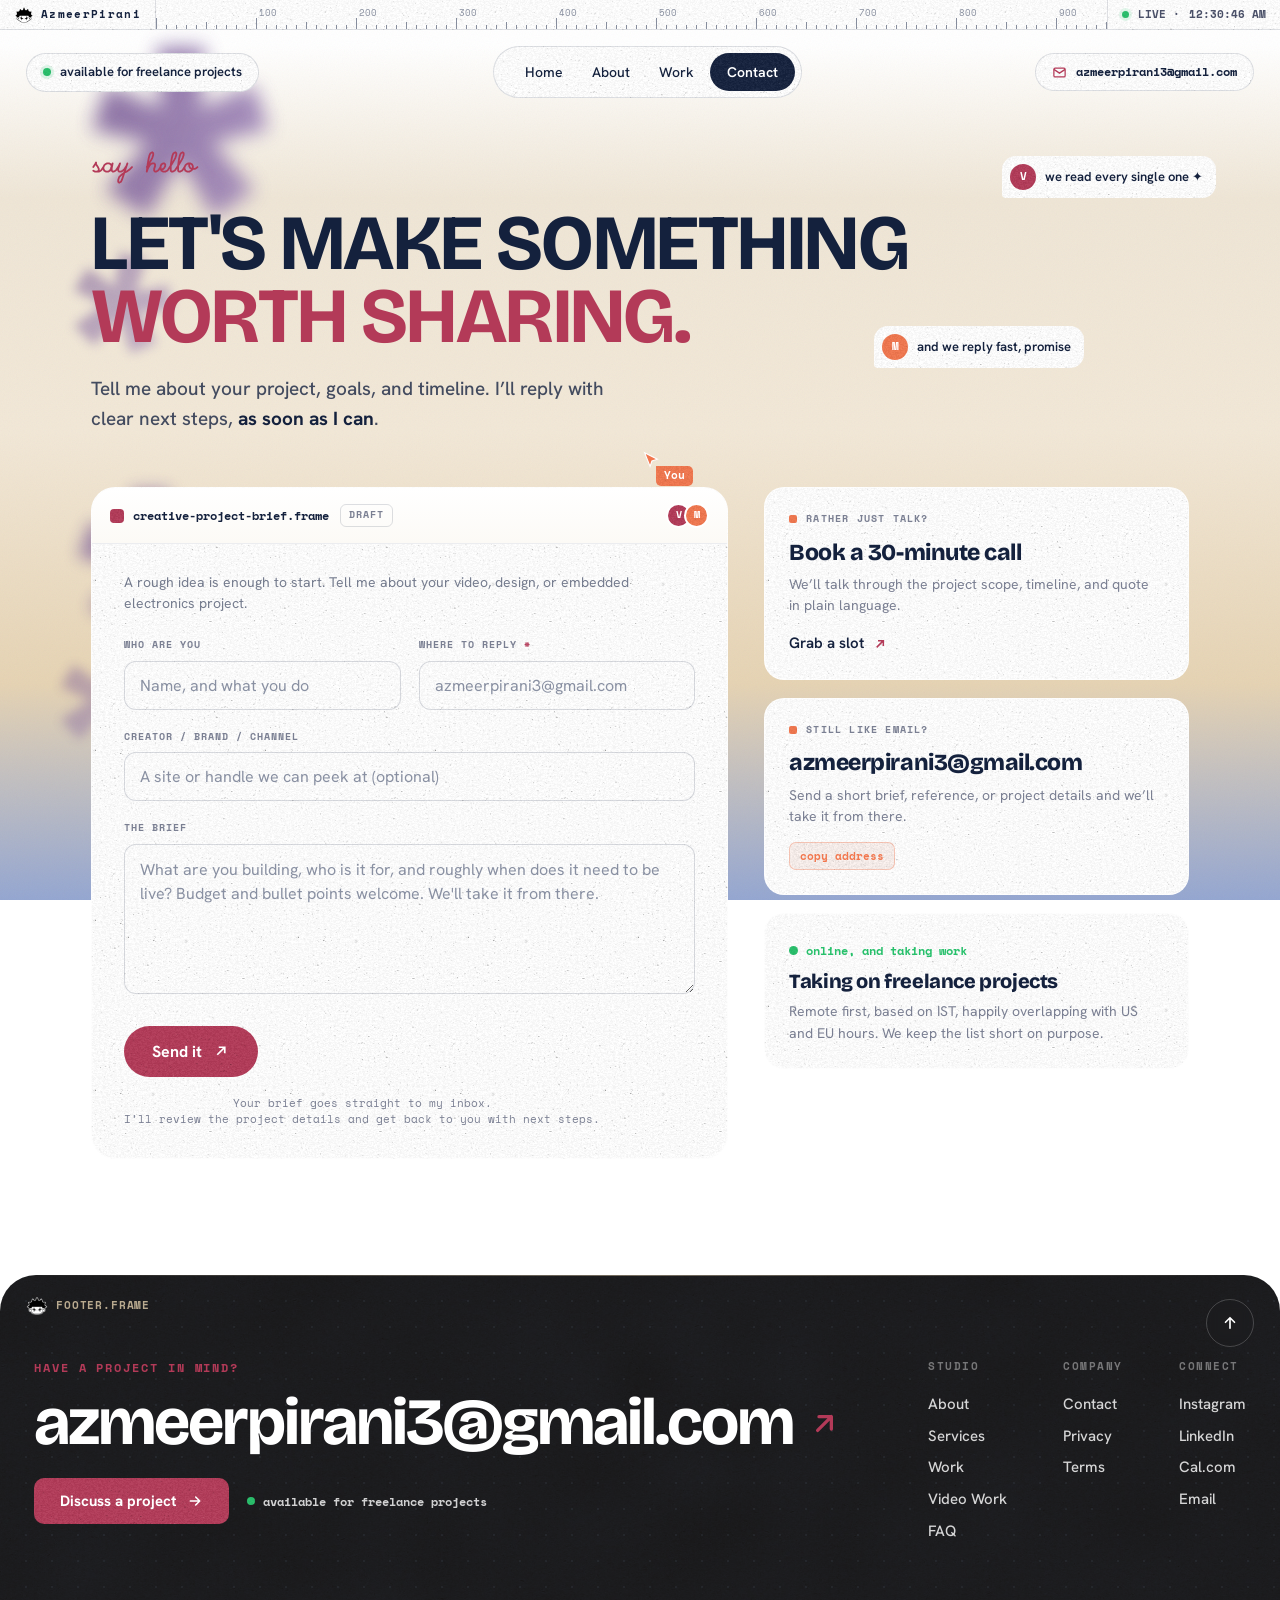
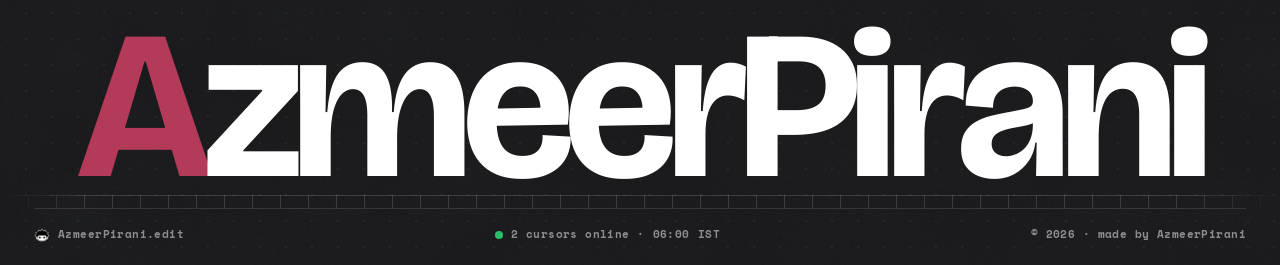
<file: contact.html>
<!doctype html>
<html lang="en">
<head>
<meta charset="utf-8"/>
<meta name="viewport" content="width=device-width, initial-scale=1"/><title>Contact | AzmeerPirani</title><meta name="description" content="Talk to AzmeerPirani about video editing, graphic design, or embedded electronics. Share your project brief or book a call."><meta name="keywords" content="AzmeerPirani, video editing, graphic design, embedded electronics, freelance projects, portfolio"><meta name="author" content="AzmeerPirani"><meta name="robots" content="index,follow"><meta name="theme-color" content="#F0E5D2"><link rel="canonical" href="https://sudo-aju.github.io/Portfolio/contact.html"><meta property="og:type" content="website"><meta property="og:site_name" content="AzmeerPirani"><meta property="og:title" content="Contact | AzmeerPirani"><meta property="og:description" content="Talk to AzmeerPirani about video editing, graphic design, embedded electronics, or event work."><meta property="og:url" content="https://sudo-aju.github.io/Portfolio/contact.html"><meta property="og:image" content="https://sudo-aju.github.io/Portfolio/assets/media/profile/pfp2.png"><meta property="og:image:type" content="image/webp"><meta property="og:image:alt" content="AzmeerPirani creative and technical portfolio"><meta property="og:locale" content="en_US"><meta name="twitter:card" content="summary_large_image"><meta name="twitter:title" content="Contact | AzmeerPirani"><meta name="twitter:description" content="Talk to AzmeerPirani about video editing, graphic design, embedded electronics, or event work."><meta name="twitter:image" content="https://sudo-aju.github.io/Portfolio/assets/media/profile/pfp2.png"><meta name="twitter:image:alt" content="AzmeerPirani creative and technical portfolio">
<link rel="preconnect" href="https://fonts.googleapis.com">
<link rel="preconnect" href="https://fonts.gstatic.com" crossorigin>
<link href="https://fonts.googleapis.com/css2?family=Bricolage+Grotesque:opsz,wght@12..96,600;12..96,700;12..96,800&family=Hanken+Grotesk:wght@400;500;600;700&family=Space+Mono:wght@400;700&family=Shantell+Sans:wght@500;600&family=Fraunces:ital,opsz,wght,SOFT,WONK@0,9..144,100..900,0..100,0..1;1,9..144,100..900,0..100,0..1&display=swap" rel="stylesheet">
<style>

:root{
  --canvas:#F3EBDD;        /* sky (fallback) */
  --frame:#FFFFFF;
  --ink:#14213D;
  --ink-soft:#4a5068;
  --ink-faint:#7a7f92;
  --brand:#B33A58;
  --brand-deep:#8C2C46;
  --tool:#F2774E;
  --grid:#E6DCCB;
  --line:#14213D12;
  --line-2:#14213D22;
  --soft:#FAF5EC;          /* faint cool panel tint */
  --sh:0 20px 50px -32px rgba(20,33,61,.32);
  --mono:'Space Mono',ui-monospace,monospace;
  --display:'Bricolage Grotesque',sans-serif;
  --body:'Hanken Grotesk',system-ui,sans-serif;
  --hand:'Shantell Sans',cursive;
}
*{box-sizing:border-box;margin:0;padding:0}
html{scroll-behavior:smooth}
body{font-family:var(--body);background:linear-gradient(180deg,#EADBC1 0%,#F0E5D2 40%,#F6F0E6 76%,#FAF7F2 100%);background-attachment:fixed;color:var(--ink);-webkit-font-smoothing:antialiased;overflow-x:clip;line-height:1.45;position:relative}
/* A field of soft stars drifting across the sky */
.sky{position:fixed;inset:0;z-index:0;pointer-events:none;overflow:hidden}
.cloud{position:absolute;left:0;background-repeat:no-repeat;background-size:0 0;background-position:center center;will-change:transform;filter:none}
.cloud::before{content:"";position:absolute;left:50%;top:50%;width:300%;height:300%;transform:translate(-50%,-50%);background-image:inherit;background-repeat:no-repeat;background-size:contain;background-position:center center;pointer-events:none}
.cloud.c1::before,.cloud.c3::before,.cloud.c5::before,.cloud.c7::before,.cloud.c9::before,.cloud.c11::before,.cloud.c13::before,.cloud.c15::before{animation:asterisk-spin-cw 96s linear infinite}.cloud.c2::before,.cloud.c4::before,.cloud.c6::before,.cloud.c8::before,.cloud.c10::before,.cloud.c12::before,.cloud.c14::before{animation:asterisk-spin-ccw 112s linear infinite}@keyframes asterisk-spin-cw{from{transform:translate(-50%,-50%) rotate(0deg)}to{transform:translate(-50%,-50%) rotate(360deg)}}@keyframes asterisk-spin-ccw{from{transform:translate(-50%,-50%) rotate(0deg)}to{transform:translate(-50%,-50%) rotate(-360deg)}}
.cloud.a{background-image:url("data:image/svg+xml,%3Csvg%20xmlns%3D%22http%3A%2F%2Fwww.w3.org%2F2000%2Fsvg%22%20viewBox%3D%220%200%20100%20100%22%3E%3Cdefs%3E%3ClinearGradient%20id%3D%22ray%22%20x1%3D%220%22%20y1%3D%220%22%20x2%3D%221%22%20y2%3D%221%22%3E%3Cstop%20offset%3D%220%25%22%20stop-color%3D%22%236A4A8A%22%2F%3E%3Cstop%20offset%3D%2258%25%22%20stop-color%3D%22%238D70AC%22%2F%3E%3Cstop%20offset%3D%22100%25%22%20stop-color%3D%22%23B9A5D1%22%2F%3E%3C%2FlinearGradient%3E%3Cfilter%20id%3D%22soft%22%20x%3D%22-25%25%22%20y%3D%22-25%25%22%20width%3D%22150%25%22%20height%3D%22150%25%22%3E%3CfeGaussianBlur%20stdDeviation%3D%221.9%22%2F%3E%3C%2Ffilter%3E%3C%2Fdefs%3E%3Ctext%20x%3D%2250%22%20y%3D%2252%22%20text-anchor%3D%22middle%22%20dominant-baseline%3D%22central%22%20font-family%3D%22Benzin-ExtraBold%2C%20sans-serif%22%20font-size%3D%2290%22%20font-weight%3D%22800%22%20fill%3D%22url%28%23ray%29%22%20filter%3D%22url%28%23soft%29%22%3E%2A%3C%2Ftext%3E%3C%2Fsvg%3E")}
.cloud.b{background-image:url("data:image/svg+xml,%3Csvg%20xmlns%3D%22http%3A%2F%2Fwww.w3.org%2F2000%2Fsvg%22%20viewBox%3D%220%200%20100%20100%22%3E%3Cdefs%3E%3ClinearGradient%20id%3D%22ray%22%20x1%3D%220%22%20y1%3D%220%22%20x2%3D%221%22%20y2%3D%221%22%3E%3Cstop%20offset%3D%220%25%22%20stop-color%3D%22%236A4A8A%22%2F%3E%3Cstop%20offset%3D%2258%25%22%20stop-color%3D%22%238D70AC%22%2F%3E%3Cstop%20offset%3D%22100%25%22%20stop-color%3D%22%23B9A5D1%22%2F%3E%3C%2FlinearGradient%3E%3Cfilter%20id%3D%22soft%22%20x%3D%22-25%25%22%20y%3D%22-25%25%22%20width%3D%22150%25%22%20height%3D%22150%25%22%3E%3CfeGaussianBlur%20stdDeviation%3D%221.9%22%2F%3E%3C%2Ffilter%3E%3C%2Fdefs%3E%3Cg%20transform%3D%22rotate%2812%2050%2050%29%22%3E%3Ctext%20x%3D%2250%22%20y%3D%2252%22%20text-anchor%3D%22middle%22%20dominant-baseline%3D%22central%22%20font-family%3D%22Benzin-ExtraBold%2C%20sans-serif%22%20font-size%3D%2290%22%20font-weight%3D%22800%22%20fill%3D%22url%28%23ray%29%22%20filter%3D%22url%28%23soft%29%22%3E%2A%3C%2Ftext%3E%3C%2Fg%3E%3C%2Fsvg%3E")}
@keyframes drift{from{transform:translateX(-42vw)}to{transform:translateX(132vw)}}
.cloud.c1{top:9%;width:440px;height:210px;opacity:.95;animation:drift 70s linear infinite;animation-delay:-8s}
.cloud.c2{top:28%;width:300px;height:110px;opacity:.6;animation:drift 96s linear infinite;animation-delay:-52s}
.cloud.c3{top:44%;width:400px;height:190px;opacity:.82;animation:drift 60s linear infinite;animation-delay:-30s}
.cloud.c4{top:64%;width:240px;height:118px;opacity:.5;animation:drift 110s linear infinite;animation-delay:-74s}
.cloud.c5{top:5%;width:320px;height:150px;opacity:.72;animation:drift 80s linear infinite;animation-delay:-46s}
.cloud.c6{top:52%;width:200px;height:96px;opacity:.46;animation:drift 124s linear infinite;animation-delay:-18s}
.cloud.c7{top:14%;width:340px;height:150px;opacity:.5;animation:drift 88s linear infinite;animation-delay:-22s}
.cloud.c8{top:78%;width:300px;height:130px;opacity:.4;animation:drift 116s linear infinite;animation-delay:-60s}
.cloud.c9{top:3%;width:240px;height:108px;opacity:.46;animation:drift 100s linear infinite;animation-delay:-12s}
@media(max-width:760px){}
.grain{position:fixed;inset:0;z-index:1;pointer-events:none;opacity:.05;background-image:url("data:image/svg+xml,%3Csvg xmlns='http://www.w3.org/2000/svg' width='140' height='140'%3E%3Cfilter id='n'%3E%3CfeTurbulence type='fractalNoise' baseFrequency='0.85' numOctaves='2' stitchTiles='stitch'/%3E%3C/filter%3E%3Crect width='100%25' height='100%25' filter='url(%23n)'/%3E%3C/svg%3E")}
a{color:inherit;text-decoration:none}
img{max-width:100%;display:block}
.mono{font-family:var(--mono);letter-spacing:.04em}
.hand{font-family:var(--hand);font-weight:500}
.wrap{max-width:1280px;margin:0 auto;padding:0 34px;position:relative;z-index:2}
section{position:relative;z-index:2}

.tab{display:inline-flex;align-items:center;gap:8px;font-family:var(--mono);font-size:11px;font-weight:700;letter-spacing:.14em;text-transform:uppercase;color:var(--frame);background:var(--ink);padding:7px 14px 7px 12px;border-radius:9px 9px 0 0}
.tab svg{width:12px;height:12px}

.sel{position:relative}
.sel::after{content:"";position:absolute;inset:-7px;border:1.5px solid var(--tool);border-radius:3px;pointer-events:none;opacity:0;transition:opacity .18s}
.sel .h{position:absolute;width:10px;height:10px;background:var(--frame);border:1.5px solid var(--tool);border-radius:2px;opacity:0;transition:opacity .18s;pointer-events:none;z-index:5}
.sel .h.tl{top:-12px;left:-12px}.sel .h.tr{top:-12px;right:-12px}.sel .h.bl{bottom:-12px;left:-12px}.sel .h.br{bottom:-12px;right:-12px}
.sel.on::after,.sel.on .h,.sel:hover::after,.sel:hover .h{opacity:1}
.sel .dim{position:absolute;bottom:-32px;top:auto;right:-2px;left:auto;transform:none;font-family:var(--mono);font-size:11px;font-weight:700;background:var(--tool);color:#fff;padding:3px 9px;border-radius:5px;white-space:nowrap;opacity:0;transition:opacity .18s;z-index:12;box-shadow:none}
.sel.on .dim,.sel:hover .dim{opacity:1}
/* hero wordmark auto-select signature */
@keyframes selDraw{from{clip-path:inset(0 100% 0 0)}to{clip-path:inset(0 0 0 0)}}
@keyframes hpop{from{opacity:0;transform:scale(.3)}to{opacity:1;transform:scale(1)}}
@keyframes dimIn{from{opacity:0;transform:translateY(5px)}to{opacity:1;transform:none}}
.wordmark.demo::after{opacity:1;animation:selDraw .6s cubic-bezier(.6,.1,.2,1) forwards}
.wordmark.demo .h{animation:hpop .26s cubic-bezier(.3,1.5,.5,1) forwards}
.wordmark.demo .h.tl{animation-delay:.58s}.wordmark.demo .h.tr{animation-delay:.66s}.wordmark.demo .h.bl{animation-delay:.74s}.wordmark.demo .h.br{animation-delay:.82s}
.wordmark.demo .dim{animation:dimIn .3s ease .92s both}

.btn{display:inline-flex;align-items:center;gap:9px;font-family:var(--body);font-weight:600;font-size:15px;padding:14px 22px;border-radius:999px;background:var(--brand);color:#fff;border:none;position:relative;overflow:hidden;isolation:isolate;cursor:pointer;transition:transform .35s cubic-bezier(.2,.85,.25,1),box-shadow .3s,background .2s;box-shadow:none}
.btn:hover{transform:translateY(-2px);background:var(--brand-deep)}
.btn svg{width:16px;height:16px;transition:transform .25s}.btn:hover svg{transform:translateX(3px)}
.btn.ghost{background:transparent;color:var(--ink);border:1.5px solid var(--ink);box-shadow:none}
.btn.ghost:hover{background:var(--ink);color:var(--frame)}

/* RULER */
.ruler{position:fixed;top:0;left:0;right:0;height:30px;z-index:60;background:rgba(255,255,255,.96);border-bottom:1px solid var(--line-2);display:flex;align-items:stretch;font-family:var(--mono)}
.ruler .r-logo{display:flex;align-items:center;gap:7px;padding:0 14px;font-size:11px;font-weight:700;letter-spacing:.12em;border-right:1px solid var(--line-2);white-space:nowrap}
.ruler .r-logo b{width:13px;height:13px;background:var(--brand);border-radius:3px;display:inline-block}
.ruler .ticks{flex:1;position:relative;overflow:hidden}
.ruler .ticks canvas{position:absolute;inset:0;width:100%;height:100%}
.ruler .r-zoom{display:flex;align-items:center;gap:9px;padding:0 14px;font-size:11px;font-weight:700;border-left:1px solid var(--line-2);color:var(--ink-soft);white-space:nowrap}
.ruler .r-zoom .dot{width:7px;height:7px;border-radius:50%;background:#27c06b;box-shadow:0 0 0 3px #27c06b22}

/* NAV */
.topbar{position:fixed;top:46px;left:0;right:0;z-index:55;display:flex;align-items:center;justify-content:space-between;padding:0 26px;pointer-events:none;transition:transform .45s cubic-bezier(.4,0,.2,1)}
.topbar.nav-hidden{transform:translateY(-185%)}
.topbar>*{pointer-events:auto}
.pill{background:var(--frame);border:1px solid var(--line-2);border-radius:999px;box-shadow:none;display:flex;align-items:center}
.status-pill{padding:9px 16px;gap:9px;font-size:13px;font-weight:600}
.status-pill .dot{width:8px;height:8px;border-radius:50%;background:#27c06b;box-shadow:0 0 0 3px #27c06b25;animation:pulse 2.4s infinite}
@keyframes pulse{0%,100%{opacity:1}50%{opacity:.4}}
.nav-pill{padding:6px 6px 6px 18px;gap:3px}
.nav-pill a{font-size:14px;font-weight:500;color:var(--ink);padding:8px 13px;border-radius:999px;transition:background .15s,color .15s;position:relative;overflow:hidden}
.nav-pill a:hover{background:var(--soft)}
.nav-pill a.active{color:var(--brand)}
.nav-pill .cta{background:var(--ink);color:var(--frame);padding:9px 17px;font-weight:600}
.nav-pill .cta.active{color:var(--frame)}
.nav-pill .cta:hover{background:var(--brand)}
.mail-pill{padding:9px 16px;gap:9px;font-family:var(--mono);font-size:12px;font-weight:700}
.mail-pill svg{width:15px;height:15px;color:var(--brand)}
.nav-pill a .navtxt{display:inline-block;transition:transform .34s cubic-bezier(.5,0,.12,1)}
.nav-pill a::after{content:attr(data-t);position:absolute;inset:0;display:flex;align-items:center;justify-content:center;transform:translateY(118%);transition:transform .34s cubic-bezier(.5,0,.12,1);font:inherit;color:inherit;pointer-events:none}
.nav-pill a:hover .navtxt{transform:translateY(-128%)}
.nav-pill a:hover::after{transform:translateY(0)}
@media(max-width:1080px){.status-pill,.mail-pill{display:none}.topbar{justify-content:center}}
@media(max-width:680px){.nav-pill{padding:5px;overflow-x:auto;max-width:94vw}.nav-pill a:not(.cta):not(.home):not(.video-work-link){display:none}}

/* CURSOR */
.cursor-layer{position:fixed;inset:0;pointer-events:none;z-index:90;display:none}
@media(pointer:fine){.cursor-layer{display:block}}
.fcursor{position:absolute;top:0;left:0;will-change:transform}
.fcursor svg{width:22px;height:22px;filter:none;transition:transform .15s}
.fcursor .name{position:absolute;left:16px;top:16px;font-family:var(--mono);font-size:11px;font-weight:700;color:#fff;padding:2px 8px;border-radius:5px;border-top-left-radius:0;white-space:nowrap;transition:background .15s;box-shadow:none}
.fcursor.lbl-left .name{left:auto;right:14px;top:14px;border-top-left-radius:5px;border-top-right-radius:0}
.fcursor.hot svg{transform:scale(1.25)}

/* HERO */
.hero{padding:150px 0 44px;text-align:center;min-height:92vh;display:flex;flex-direction:column;justify-content:center;position:relative;perspective:1200px;z-index:1}
.hero-bg{position:absolute;inset:0;z-index:0;overflow:hidden;-webkit-mask-image:linear-gradient(to bottom,#000 0%,#000 80%,transparent 100%);mask-image:linear-gradient(to bottom,#000 0%,#000 80%,transparent 100%)}
.hb-base{position:absolute;inset:0;background:linear-gradient(180deg,#F8F4EB 0%,#FCFAF6 46%,#F7F2E8 100%)}
.hb-grid{position:absolute;inset:-2px;background-image:linear-gradient(0deg,rgba(242,119,78,.06) 1px,transparent 1px),linear-gradient(90deg,rgba(242,119,78,.06) 1px,transparent 1px),radial-gradient(circle,rgba(20,33,61,.10) 1.1px,transparent 1.3px);background-size:120px 120px,120px 120px,30px 30px;background-position:center;-webkit-mask-image:radial-gradient(130% 108% at 50% 42%,#000 56%,transparent 100%);mask-image:radial-gradient(130% 108% at 50% 42%,#000 56%,transparent 100%)}
.hb-glow{position:absolute;inset:0;background:radial-gradient(48% 42% at 50% 47%,rgba(255,255,255,.82),rgba(255,255,255,0) 72%)}
.hb-grain{position:absolute;inset:0;opacity:.045;mix-blend-mode:overlay;background-image:url("data:image/svg+xml,%3Csvg xmlns='http://www.w3.org/2000/svg' width='160' height='160'%3E%3Cfilter id='n'%3E%3CfeTurbulence type='fractalNoise' baseFrequency='0.9' numOctaves='2' stitchTiles='stitch'/%3E%3C/filter%3E%3Crect width='100%25' height='100%25' filter='url(%23n)'/%3E%3C/svg%3E");background-size:160px 160px}
.hb-art{position:absolute;inset:0;font-family:var(--mono)}
.art{position:absolute;animation:floaty 7s ease-in-out infinite alternate;will-change:transform}
.art .card{transform:rotate(var(--r,0deg))}
.hb-art .card{background:#fff;border:1px solid var(--line-2);border-radius:13px;box-shadow:none}
.hb-art .cap{font-family:var(--mono);font-size:10.5px;letter-spacing:.04em;color:var(--ink-faint);text-transform:uppercase}
.hb-art .cap b{color:var(--brand)}
.a-tab{top:6.5%;left:50%}
.a-tab .card{--r:0deg;display:flex;align-items:center;gap:7px;padding:6px 13px;border-radius:22px;font-size:11px;color:var(--ink-soft)}
.a-tab .card b{color:var(--ink)}
.a-tab .dot{width:7px;height:7px;border-radius:50%;background:var(--tool)}
.a-pal{top:12.5%;left:4%}
.a-pal .card{--r:-5deg;width:150px;padding:11px 12px}
.a-pal .sw{display:flex;gap:6px;margin-top:9px}
.a-pal .sw i{width:100%;height:26px;border-radius:6px;border:1px solid #0000000f}
.a-comp{top:12.5%;right:4.5%}
.a-comp .card{--r:4deg;width:174px;padding:12px}
.a-comp .mini{margin-top:9px;background:var(--brand);color:#fff;font-family:var(--display);font-weight:700;font-size:12.5px;text-align:center;padding:8px;border-radius:8px}
.a-comp .tgl{margin-top:9px;width:38px;height:20px;border-radius:20px;background:var(--tool);position:relative}
.a-comp .tgl span{position:absolute;top:2px;right:2px;width:16px;height:16px;border-radius:50%;background:#fff}
.a-layers{top:25%;left:3%}
.a-layers .card{--r:-3deg;width:154px;padding:9px}
.a-layers .lr{display:flex;align-items:center;gap:8px;padding:5px 4px;font-family:var(--mono);font-size:10.5px;color:var(--ink-soft)}
.a-layers .lr i{width:11px;height:11px;border-radius:3px;border:1.5px solid var(--tool)}
.a-layers .lr.sel{color:var(--ink);font-weight:700}
.a-layers .lr.sel i{background:var(--tool)}
.a-chart{top:24%;right:3%}
.a-chart .card{--r:-4deg;width:150px;padding:12px}
.a-chart .bars{display:flex;align-items:flex-end;gap:6px;height:48px;margin-top:11px}
.a-chart .bars span{flex:1;background:linear-gradient(180deg,var(--tool),#ECDEC6);border-radius:4px 4px 0 0}
.a-chart .bars span:last-child{background:linear-gradient(180deg,var(--brand),#D68A9C)}
.a-site{bottom:14%;left:3.5%}
.a-site .card{--r:4deg;width:196px;padding:0;overflow:hidden}
.a-site .bar{display:flex;align-items:center;gap:5px;padding:8px 10px;border-bottom:1px solid var(--line)}
.a-site .bar i{width:7px;height:7px;border-radius:50%;background:#ECE5D9}
.a-site .url{margin-left:6px;font-size:9.5px;color:var(--ink-faint);background:var(--soft);padding:2px 8px;border-radius:20px}
.a-site .shot{padding:12px}
.a-site .sh-hero{height:40px;border-radius:7px;background:linear-gradient(120deg,var(--tool),#E5D2B0)}
.a-site .ln{height:7px;border-radius:4px;background:#F2EDE4;margin-top:8px}
.a-site .ln.s{width:62%}
.a-type{bottom:16%;left:27%}
.a-type .card{--r:4deg;width:118px;padding:12px 12px 10px;text-align:center}
.a-type .aa{font-family:var(--display);font-weight:800;font-size:46px;line-height:.9;color:var(--ink)}
.a-type .cap{margin-top:6px}
.a-pen{bottom:13%;right:5%;width:188px;height:120px}
.a-pen .card{--r:0deg;width:100%;height:100%;padding:10px;display:flex;align-items:center;justify-content:center}
.a-zoom{bottom:7.5%;left:50%}
.a-zoom .card{--r:0deg;padding:6px 13px;border-radius:22px;font-size:11px;color:var(--ink-soft)}
.a-zoom .card b{color:var(--ink)}
@keyframes floaty{from{transform:translateY(-7px)}to{transform:translateY(7px)}}
@keyframes floatyC{from{transform:translate(-50%,-6px)}to{transform:translate(-50%,6px)}}
.a-tab,.a-zoom{transform:translateX(-50%);animation-name:floatyC}
.a-pal{animation-duration:7.6s}.a-comp{animation-duration:6.7s;animation-delay:-1s}.a-layers{animation-duration:8.2s;animation-delay:-3s}.a-chart{animation-duration:7.9s;animation-delay:-1.6s}.a-site{animation-duration:8.6s;animation-delay:-2.4s}.a-type{animation-duration:7.1s;animation-delay:-4s}.a-pen{animation-duration:9s;animation-delay:-2.7s}.a-tab{animation-duration:6.9s}.a-zoom{animation-duration:7.7s;animation-delay:-1.2s}
@media (max-width:980px){.hb-art{display:none}}
@media (prefers-reduced-motion:reduce){.art{animation:none!important}.a-tab,.a-zoom{transform:translateX(-50%)!important}}
.pl{position:absolute;inset:0;will-change:transform}
.hb-art .art{opacity:0;transition:opacity .7s ease;transition-delay:var(--d,0s)}
.hb-art.lit .art{opacity:1}
.hb-art.lit .pl-far .art{opacity:.94}
.hb-art .card{box-shadow:0 1px 0 rgba(255,255,255,.55) inset}
.hb-vig{position:absolute;inset:0;background:radial-gradient(140% 120% at 50% 44%,transparent 58%,rgba(20,33,61,.07) 100%)}
.hb-spot{position:absolute;inset:0;opacity:0;transition:opacity .5s ease;background:radial-gradient(260px 260px at var(--mx,50%) var(--my,42%),rgba(242,119,78,.08),transparent 70%)}
.a-guideV{top:34%;right:7.5%;width:0;height:150px;border-left:1px dashed rgba(242,119,78,.5)}
.a-guideH{bottom:26%;left:37%;width:152px;height:0;border-top:1px dashed rgba(242,119,78,.5)}
.g-tag{position:absolute;font-family:var(--mono);font-size:9.5px;color:var(--tool);background:#fff;padding:1px 6px;border-radius:5px;border:1px solid var(--line-2);white-space:nowrap}
.a-guideV .g-tag{top:50%;left:7px;transform:translateY(-50%)}
.a-guideH .g-tag{left:50%;top:6px;transform:translateX(-50%)}
.a-cur{top:17%;left:21%}
.a-cur svg{width:22px;height:22px;display:block;filter:none}
.a-cur .cur-tag{position:absolute;top:18px;left:15px;background:var(--tool);color:#fff;font-family:var(--mono);font-size:10px;font-weight:700;padding:2px 8px;border-radius:6px;white-space:nowrap}
.da{border-radius:50%;border:2px solid var(--tool)}
.da1{width:14px;height:14px;top:62%;left:17%}
.pa{color:var(--brand);font-family:var(--mono);font-weight:700;font-size:17px;line-height:1}
.pa::before{content:'+'}
.pa1{top:20%;right:25%}
.hb-art.lit .da,.hb-art.lit .pa{opacity:.5}
.a-tab{--d:0s}.a-cur{--d:.16s}.a-pal{--d:.06s}.a-comp{--d:.12s}.a-layers{--d:.18s}.a-chart{--d:.24s}.a-site{--d:.3s}.a-type{--d:.36s}.a-pen{--d:.42s}.a-zoom{--d:.46s}.a-guideV{--d:.3s}.a-guideH{--d:.34s}.da1{--d:.4s}.pa1{--d:.26s}
.a-chart .bars span{transform-origin:bottom}






.pen-draw{stroke-dasharray:430;stroke-dashoffset:430}

@keyframes barGrow{from{transform:scaleY(0)}to{transform:scaleY(1)}}
@keyframes penDraw{to{stroke-dashoffset:0}}
@media (max-width:980px){.hb-vig,.hb-spot{display:none}}

.hb-art{z-index:2}
.hb-wires{position:absolute;inset:0;z-index:1;pointer-events:none;-webkit-mask-image:radial-gradient(34% 30% at 50% 52%,transparent 0 55%,#000 100%);mask-image:radial-gradient(34% 30% at 50% 52%,transparent 0 55%,#000 100%)}
.hb-wires path{fill:none;stroke-width:1.2;vector-effect:non-scaling-stroke;stroke-dasharray:4 10;stroke-linecap:round;stroke:rgba(242,119,78,.32);animation:flow 1.5s linear infinite}
.hb-wires .w2{stroke:rgba(179,58,88,.3);animation-duration:2s}
.hb-wires .w3{animation-duration:1.7s}.hb-wires .w4{animation-duration:2.3s}.hb-wires .w5{stroke:rgba(179,58,88,.26);animation-duration:1.35s}.hb-wires .w6{animation-duration:1.9s}
@keyframes flow{to{stroke-dashoffset:-28}}
.hb-gridlit{position:absolute;inset:-2px;z-index:0;background-image:radial-gradient(circle,rgba(242,119,78,.85) 1.5px,transparent 1.7px);background-size:30px 30px;background-position:center;opacity:0;transition:opacity .35s ease;-webkit-mask-image:radial-gradient(190px 190px at var(--mx,50%) var(--my,42%),#000 0%,transparent 72%);mask-image:radial-gradient(190px 190px at var(--mx,50%) var(--my,42%),#000 0%,transparent 72%)}
.hero-bg.cursoron .hb-gridlit{opacity:1}
.hero-bg.cursoron .hb-spot{opacity:1}
.a-type .aa{animation:aaBreath 4.6s ease-in-out infinite}
@keyframes aaBreath{0%,100%{font-variation-settings:'opsz' 48,'wght' 280}50%{font-variation-settings:'opsz' 48,'wght' 800}}
.hb-art.lit .a-chart .bars span{animation:barPulse 2.4s ease-in-out infinite;transform-origin:bottom}
.hb-art.lit .a-chart .bars span:nth-child(2){animation-delay:.18s}.hb-art.lit .a-chart .bars span:nth-child(3){animation-delay:.36s}.hb-art.lit .a-chart .bars span:nth-child(4){animation-delay:.54s}.hb-art.lit .a-chart .bars span:nth-child(5){animation-delay:.72s}
@keyframes barPulse{0%,100%{transform:scaleY(.72)}50%{transform:scaleY(1)}}
.hb-art.lit .pen-draw{animation:penLoop 4.6s ease-in-out infinite}
@keyframes penLoop{0%{stroke-dashoffset:430}45%,55%{stroke-dashoffset:0}100%{stroke-dashoffset:430}}
.a-comp .tgl{animation:tglBg 3.4s ease-in-out infinite}
.a-comp .tgl span{animation:tglMove 3.4s ease-in-out infinite}
@keyframes tglBg{0%,40%,100%{background:var(--tool)}50%,90%{background:#E5DBCB}}
@keyframes tglMove{0%,40%,100%{transform:translateX(0)}50%,90%{transform:translateX(-18px)}}
.a-comp .mini{animation:press 3.4s ease-in-out infinite}
@keyframes press{0%,44%,56%,100%{transform:scale(1)}50%{transform:scale(.95)}}
.a-pal .sw i{animation:swSh 3.2s ease-in-out infinite}
.a-pal .sw i:nth-child(2){animation-delay:.22s}.a-pal .sw i:nth-child(3){animation-delay:.44s}.a-pal .sw i:nth-child(4){animation-delay:.66s}
@keyframes swSh{0%,100%{transform:translateY(0)}50%{transform:translateY(-4px)}}
.a-site .sh-hero{background:linear-gradient(120deg,var(--tool),#E5D2B0,var(--tool));background-size:220% 100%;animation:slide 5s linear infinite}
@keyframes slide{to{background-position:-220% 0}}
.a-layers .lr.sel i{animation:blink 1.9s ease-in-out infinite}
@keyframes blink{0%,100%{box-shadow:0 0 0 0 transparent}50%{box-shadow:0 0 0 5px rgba(242,119,78,0)}}
@media (prefers-reduced-motion:reduce){.pl,.hb-grid{transform:none!important}.hb-art .art{opacity:1!important;transition:none}.hb-art.lit .pl-far .art{opacity:.94}.hb-art.lit .da,.hb-art.lit .pa{opacity:.5}.hb-art *,.hb-wires path,.a-type .aa{animation:none!important}.pen-draw{stroke-dashoffset:0}.hb-gridlit{display:none}}
.hero .clock{display:inline-flex;align-items:center;gap:10px;font-family:var(--mono);font-size:12px;font-weight:700;letter-spacing:.1em;color:var(--ink);background:rgba(255,255,255,.6);backdrop-filter:blur(10px);border:1px solid var(--line-2);padding:7px 8px 7px 14px;border-radius:999px;margin-bottom:28px;box-shadow:none}
.hero .clock .cdot{width:7px;height:7px;border-radius:50%;background:var(--brand);box-shadow:0 0 0 4px rgba(179,58,88,.16);animation:pulse 2.4s infinite}
.hero .clock .cz{color:var(--ink-faint);font-size:10px;letter-spacing:.14em;border-left:1px solid var(--line-2);padding:0 8px 0 10px}
.hero .we{font-family:var(--hand);font-size:24px;font-weight:600;color:var(--ink);margin-bottom:2px}


.wordmark-wrap{display:flex;justify-content:center;margin:2px 0 18px}
.wordmark{font-family:'Fraunces',var(--display),serif;font-weight:420;line-height:1.05;letter-spacing:.03em;word-spacing:.05em;font-size:clamp(54px,12vw,156px);font-variation-settings:'opsz' 144,'SOFT' 0,'WONK' 1;padding:10px 24px;position:relative;transition:transform .18s ease-out;transform-style:preserve-3d;color:var(--ink)}
.wordmark .lho{color:transparent;-webkit-text-stroke:1.6px var(--ink);text-stroke:1.6px var(--ink)}
.wordmark .lha{color:transparent;-webkit-text-stroke:1.6px var(--ink);background:linear-gradient(100deg,var(--ink) 50%,transparent 50%);-webkit-background-clip:text;background-clip:text}
.wordmark .lwo{color:transparent;-webkit-text-stroke:1.6px var(--brand);background:linear-gradient(100deg,var(--brand) 50%,transparent 50%);-webkit-background-clip:text;background-clip:text}
.wordmark .lhb{color:transparent;-webkit-text-stroke:1.6px var(--ink);background:linear-gradient(100deg,transparent 50%,var(--ink) 50%);-webkit-background-clip:text;background-clip:text}
.wordmark .lor{color:var(--brand)}
.wordmark .loh{color:transparent;-webkit-text-stroke:1.6px var(--brand);background:linear-gradient(100deg,var(--brand) 50%,transparent 50%);-webkit-background-clip:text;background-clip:text}
.wordmark .o{color:var(--brand);font-style:italic;font-size:1.05em;display:inline-block;transform:translateZ(34px);font-variation-settings:'opsz' 144,'WONK' 1}
.hero .avail{display:inline-flex;align-items:center;gap:9px;font-family:var(--mono);font-size:12px;font-weight:700;letter-spacing:.14em;text-transform:uppercase;color:var(--ink-soft);margin-bottom:26px}
.hero .avail .dot{width:9px;height:9px;border-radius:50%;background:#27c06b;box-shadow:0 0 0 3px #27c06b22}
.hero .tagline{font-family:var(--body);font-weight:500;font-size:clamp(16px,1.85vw,20px);color:var(--ink-soft);max-width:33ch;margin:52px auto 32px;line-height:1.5}
.tagline .ser{font-family:'Fraunces',serif;font-style:italic;font-weight:500;font-variation-settings:'opsz' 40,'wght' 520,'SOFT' 20,'WONK' 0;color:var(--ink)}
.hero .tagline .tw{color:var(--brand);border-right:2px solid var(--brand);padding-right:2px}
.hero-actions{display:flex;gap:14px;justify-content:center;flex-wrap:wrap}
.float{position:absolute;z-index:3;translate:var(--px,0) var(--py,0);transition:translate .3s cubic-bezier(.2,.7,.2,1)}
.tape{font-family:var(--hand);font-weight:600;font-size:15px;background:var(--frame);padding:8px 16px;border-radius:4px;box-shadow:none;border:1px solid var(--line-2);display:inline-block}
.tape.y{background:#F3E6EA}
.tape-1{top:180px;left:8%;transform:rotate(-7deg)}
.tape-2{top:194px;right:9%;transform:rotate(6deg)}
.pin-tag{font-family:var(--mono);font-size:11px;font-weight:700;letter-spacing:.1em;text-transform:uppercase;background:var(--ink);color:var(--frame);padding:8px 14px;border-radius:999px;display:inline-flex;align-items:center;gap:7px;box-shadow:none}
.pin-tag.orange{background:var(--brand)}
.tag-role{bottom:23%;left:6%;transform:rotate(-3deg)}
.tag-loc{bottom:27%;right:7%;transform:rotate(3deg)}
@media(max-width:880px){.float{display:none}}

/* MARQUEE */
.marquee{border-top:1px solid var(--line-2);border-bottom:1px solid var(--line-2);background:rgba(255,255,255,.5);backdrop-filter:blur(6px);overflow:hidden;padding:18px 0;position:relative;z-index:2}
.marquee .track{display:flex;gap:60px;width:max-content;animation:scroll 26s linear infinite}
.marquee:hover .track{animation-play-state:paused}
.marquee .item{font-family:var(--display);font-weight:600;font-size:26px;display:flex;align-items:center;gap:60px;opacity:.5;white-space:nowrap}
.marquee .item::after{content:"✦";color:var(--brand);font-size:16px}
@keyframes scroll{to{transform:translateX(-50%)}}
.marquee .lbl{position:absolute;top:50%;left:34px;transform:translateY(-50%);z-index:3;font-family:var(--mono);font-size:10px;font-weight:700;letter-spacing:.14em;text-transform:uppercase;color:var(--ink-faint);background:var(--frame);padding:4px 10px;border:1px solid var(--line-2);border-radius:6px}
@media(max-width:760px){.marquee .lbl{display:none}}

/* SECTION HEADS */
.sec-head{text-align:center;margin-bottom:56px}
.sec-head .scribble{font-family:var(--hand);font-size:21px;color:var(--brand);margin-bottom:6px;display:inline-block}
.sec-head h2{font-family:var(--display);font-weight:700;font-size:clamp(40px,6.2vw,78px);letter-spacing:-.02em;line-height:.93;text-transform:uppercase}
.sec-head .note{display:table;max-width:100%;margin:16px auto 0;background:#F3E6EA;font-weight:500;font-size:14px;padding:9px 16px;border-radius:6px;text-align:center;transform:rotate(-1.2deg);box-shadow:none}

/* ABOUT bento */
.about{padding:60px 0 90px}
.bento{display:grid;grid-template-columns:repeat(12,1fr);grid-auto-rows:minmax(150px,auto);gap:18px}
.cell{background:var(--frame);border:1px solid var(--line-2);border-radius:18px;padding:24px;position:relative;box-shadow:none;transition:transform .25s,box-shadow .25s}
.cell:hover{transform:translateY(-4px);box-shadow:none}
.cell .clbl{position:absolute;top:13px;right:14px;font-family:var(--mono);font-size:9px;font-weight:700;letter-spacing:.12em;color:var(--ink-faint)}
.c-stmt{grid-column:span 7;grid-row:span 2;display:flex;flex-direction:column;justify-content:space-between;padding:clamp(36px,2.9vw,50px)}
.c-stmt .boxed{display:inline-block;align-self:flex-start;font-family:var(--hand);font-size:18px;border:1.5px solid var(--ink);padding:6px 16px;border-radius:8px;margin-bottom:20px}
.c-stmt p{font-family:var(--body);font-weight:500;font-size:clamp(21px,2.4vw,33px);line-height:1.3;letter-spacing:-.005em;color:var(--ink)}
.c-stmt p em{font-style:normal;font-weight:600;color:var(--brand)}
.c-stats{grid-column:span 5;display:flex;flex-direction:column;justify-content:center;background:var(--ink);color:var(--frame)}
.c-stats .clbl{color:#ffffff66}
.stat-row{display:flex;justify-content:space-between;align-items:baseline;padding:9px 0;border-bottom:1px solid #ffffff1a}
.stat-row:last-child{border-bottom:none}
.stat-row .num{font-family:var(--display);font-weight:700;font-size:34px;letter-spacing:-.03em}
.stat-row .num .u{color:var(--brand)}
.stat-row .cap{font-family:var(--mono);font-size:11px;font-weight:700;letter-spacing:.06em;text-transform:uppercase;color:#ADB1B9;text-align:right;max-width:120px}
.c-skills{grid-column:span 5;display:flex;flex-direction:column;justify-content:center}
.c-skills .chips{display:flex;flex-wrap:wrap;gap:9px;margin-top:6px}
.chip{display:inline-flex;align-items:center;gap:8px;border:1.5px solid var(--ink);border-radius:999px;padding:8px 14px;font-weight:600;font-size:14px;transition:background .15s,color .15s,border-color .15s}
.chip i{width:18px;height:18px;display:grid;place-items:center}.chip i svg{width:16px;height:16px}
.chip:hover{background:var(--brand);color:#fff;border-color:var(--brand)}
.c-photo{grid-column:span 4;padding:0;overflow:hidden}
.c-photo .ph{height:100%;min-height:190px;background:linear-gradient(135deg,#F7F2E8,#F2774E33),radial-gradient(circle at 70% 30%,#B33A5830,transparent 60%);position:relative;display:grid;place-items:center}
.c-photo .play{width:52px;height:52px;border-radius:50%;background:#fff;display:grid;place-items:center;box-shadow:none;transition:transform .25s}
.c-photo:hover .play{transform:scale(1.1)}
.c-photo .play svg{width:20px;height:20px;color:var(--brand);margin-left:2px}
.c-photo .cap{position:absolute;bottom:12px;left:14px;font-family:var(--hand);font-size:16px;color:#fff;text-shadow:none}
.c-now{grid-column:span 4;display:flex;flex-direction:column;justify-content:center;gap:12px}
.c-now .label{font-family:var(--mono);font-size:10px;font-weight:700;letter-spacing:.12em;text-transform:uppercase;color:var(--ink-faint)}
.c-now .nbig{font-family:var(--display);font-weight:700;font-size:20px;line-height:1.05}
.c-now .tools{display:flex;gap:7px;flex-wrap:wrap}
.c-now .tchip{font-family:var(--mono);font-size:11px;font-weight:700;padding:5px 10px;border-radius:7px;background:var(--soft);border:1px solid var(--line-2)}
.c-now .eq{display:flex;gap:4px;align-items:flex-end;height:20px}
.c-now .eq span{width:4px;background:var(--brand);border-radius:2px;animation:eq 1s ease-in-out infinite}
.c-now .eq span:nth-child(2){animation-delay:.2s}.c-now .eq span:nth-child(3){animation-delay:.4s}.c-now .eq span:nth-child(4){animation-delay:.1s}.c-now .eq span:nth-child(5){animation-delay:.3s}
@keyframes eq{0%,100%{height:5px}50%{height:20px}}
.c-quote{grid-column:span 4;display:flex;flex-direction:column;justify-content:center}
.c-quote .stars{color:var(--brand);font-size:14px;letter-spacing:3px;margin-bottom:10px}
.c-quote .q{font-family:var(--display);font-weight:600;font-size:17px;line-height:1.35}
.c-quote .by{display:flex;align-items:center;gap:9px;margin-top:14px}
.c-quote .by .av{width:28px;height:28px;border-radius:50%;background:linear-gradient(135deg,var(--brand),var(--tool));color:#fff;display:grid;place-items:center;font-family:var(--display);font-weight:700;font-size:12px}
.c-quote .by .bn{font-family:var(--mono);font-size:11px;font-weight:700;color:var(--ink-faint);letter-spacing:.05em}
@media(max-width:900px){.bento{grid-template-columns:repeat(6,1fr)}.c-stmt{grid-column:span 6;grid-row:auto}.c-stats,.c-skills{grid-column:span 6}.c-photo,.c-now,.c-quote{grid-column:span 2}}
@media(max-width:620px){.bento{grid-template-columns:1fr}.cell{grid-column:auto!important}}

/* PROCESS | slack thread */
.process{padding:80px 0}
.thread{max-width:780px;margin:0 auto;background:var(--frame);border:1px solid var(--line-2);border-radius:18px;box-shadow:none;overflow:hidden;position:relative}
.thread .t-tab{position:absolute;top:-29px;left:0;z-index:3}
.t-head{display:flex;align-items:center;justify-content:space-between;padding:16px 22px;border-bottom:1px solid var(--line-2);background:var(--soft)}
.t-head .ch{display:flex;align-items:center;gap:10px;font-weight:700;font-size:15px}
.t-head .ch .hash{color:var(--ink-faint);font-family:var(--mono)}
.t-head .on{display:flex;align-items:center;gap:8px;font-family:var(--mono);font-size:11px;font-weight:700;color:var(--ink-soft)}
.t-head .on .av{width:22px;height:22px;border-radius:50%;border:2px solid var(--frame);font-family:var(--display);font-size:10px;font-weight:700;color:#fff;display:grid;place-items:center}
.t-head .avs{display:flex}.t-head .avs .av+.av{margin-left:-8px}
.t-head .grn{width:8px;height:8px;border-radius:50%;background:#27c06b}
.t-body{padding:24px 26px 30px;display:flex;flex-direction:column;gap:18px}
.step-div{display:flex;align-items:center;gap:12px;margin:8px 0 2px}
.step-div::before,.step-div::after{content:"";height:1px;background:linear-gradient(90deg,transparent,rgba(179,58,88,.35));flex:1}.step-div::after{background:linear-gradient(90deg,rgba(179,58,88,.35),transparent)}
.step-div span{font-family:var(--mono);font-size:10.5px;font-weight:700;letter-spacing:.14em;text-transform:uppercase;color:var(--brand);white-space:nowrap}
.msg{display:flex;gap:12px;align-items:flex-start}
.msg .av{width:38px;height:38px;border-radius:11px;flex:none;display:grid;place-items:center;font-family:var(--display);font-weight:700;font-size:15px;color:#fff}
.msg.studio .av{background:var(--brand)}
.msg.client .av{background:var(--ink)}
.msg .body{flex:1}
.msg .meta{display:flex;align-items:center;gap:9px;margin-bottom:3px}
.msg .meta .nm{font-weight:700;font-size:14px}
.msg .meta .tm{font-family:var(--mono);font-size:11px;color:var(--ink-faint)}
.msg .tx{font-size:15px;line-height:1.5;color:var(--ink)}
.msg .file{display:inline-flex;align-items:center;gap:8px;margin-top:8px;background:var(--soft);border:1px solid var(--line-2);border-radius:9px;padding:8px 12px;font-family:var(--mono);font-size:12px;font-weight:700}
.msg .file svg{width:15px;height:15px;color:var(--tool)}
.msg .react{display:inline-flex;align-items:center;gap:5px;margin-top:8px;border:1px solid var(--line-2);border-radius:999px;padding:3px 10px;font-size:12px;font-weight:700;background:var(--frame)}
.msg .react .c{color:var(--ink-soft)}
.typing{display:flex;align-items:center;gap:12px;color:var(--ink-faint)}
.typing .av{width:38px;height:38px;border-radius:11px;background:var(--brand);opacity:.5}
.typing .dots{display:flex;gap:5px}
.typing .dots span{width:7px;height:7px;border-radius:50%;background:var(--ink-faint);animation:blink 1.2s infinite}
.typing .dots span:nth-child(2){animation-delay:.2s}.typing .dots span:nth-child(3){animation-delay:.4s}
@keyframes blink{0%,60%,100%{opacity:.25}30%{opacity:1}}

/* SERVICES | figma editor */
.services{padding:90px 0}
.figwin{background:var(--frame);border:1px solid var(--line-2);border-radius:14px;box-shadow:none;overflow:hidden}
.figbar{display:flex;align-items:center;gap:16px;padding:12px 16px;border-bottom:1px solid var(--line-2);background:var(--soft)}
.figbar .lights{display:flex;gap:7px}.figbar .lights i{width:12px;height:12px;border-radius:50%;display:block}
.figbar .lights .r{background:#FF5F57}.figbar .lights .y{background:#FEBC2E}.figbar .lights .g{background:#28C840}
.figbar .fname{font-family:var(--mono);font-size:12px;font-weight:700;color:var(--ink-soft)}
.figbar .ftools{display:flex;gap:4px;margin-left:6px}
.figbar .ftools i{width:26px;height:26px;border-radius:7px;display:grid;place-items:center;color:var(--ink-soft)}
.figbar .ftools i.act{background:var(--tool);color:#fff}
.figbar .ftools i svg{width:15px;height:15px}
.figbar .fright{margin-left:auto;display:flex;align-items:center;gap:12px}
.figbar .zoom{font-family:var(--mono);font-size:11px;font-weight:700;color:var(--ink-soft)}
.figbar .avs{display:flex}.figbar .avs .av{width:24px;height:24px;border-radius:50%;border:2px solid var(--soft);display:grid;place-items:center;font-family:var(--display);font-size:10px;font-weight:700;color:#fff}.figbar .avs .av+.av{margin-left:-8px}
.figbody{display:grid;grid-template-columns:248px 1fr 312px;min-height:440px}
.figlayers{border-right:1px solid var(--line-2);padding:14px 12px;display:flex;flex-direction:column;gap:4px}
.figlayers .lh{display:flex;align-items:center;justify-content:space-between;font-family:var(--mono);font-size:10px;font-weight:700;letter-spacing:.12em;text-transform:uppercase;color:var(--ink-faint);padding:4px 8px 8px}
.figsearch{display:flex;align-items:center;gap:8px;background:var(--soft);border:1px solid var(--line-2);border-radius:8px;padding:8px 11px;margin-bottom:8px;color:var(--ink-faint);font-size:13px}
.figsearch svg{width:14px;height:14px}
.lpage{font-family:var(--mono);font-size:10px;font-weight:700;letter-spacing:.08em;color:var(--ink-faint);padding:6px 8px}
.layer{display:flex;align-items:center;gap:10px;padding:11px 10px;border-radius:9px;cursor:pointer;transition:background .15s}
.layer:hover{background:var(--soft)}
.layer.active{background:#F2774E12;box-shadow:inset 2px 0 0 var(--tool)}
.layer .lic{width:18px;height:18px;display:grid;place-items:center;color:var(--ink-soft)}
.layer.active .lic{color:var(--tool)}.layer .lic svg{width:15px;height:15px}
.layer .lnm{font-weight:600;font-size:14.5px;flex:1}
.layer.active .lnm{color:var(--tool)}
.layer .lix{font-family:var(--mono);font-size:10px;color:var(--ink-faint)}
.layer.sub{margin-left:18px;padding:7px 10px}
.layer.sub .lnm{font-weight:500;font-size:13px;color:var(--ink-soft)}
.figlayers .lfoot{margin-top:auto;padding:10px 8px 2px;font-family:var(--mono);font-size:10px;color:var(--ink-faint);display:flex;align-items:center;gap:7px}
.figlayers .lfoot .plus{width:18px;height:18px;border-radius:5px;border:1px dashed var(--line-2);display:grid;place-items:center}
.figcanvas{position:relative;display:grid;place-items:center;padding:34px;background:#FCFAF6;background-image:linear-gradient(var(--grid) 1px,transparent 1px),linear-gradient(90deg,var(--grid) 1px,transparent 1px);background-size:26px 26px;overflow:hidden}
.artboard-name{position:absolute;top:18px;left:50%;transform:translateX(-50%);font-family:var(--mono);font-size:11px;font-weight:700;color:var(--ink-soft)}
.artframe{width:100%;max-width:420px;height:280px;border-radius:14px;position:relative;display:grid;place-items:center;box-shadow:none;transition:background .4s;border:2px solid var(--tool)}
.artframe .corner{position:absolute;width:9px;height:9px;background:#fff;border:1.5px solid var(--tool);border-radius:2px}
.artframe .corner.tl{top:-6px;left:-6px}.artframe .corner.tr{top:-6px;right:-6px}.artframe .corner.bl{bottom:-6px;left:-6px}.artframe .corner.br{bottom:-6px;right:-6px}
.artframe .flbl{position:absolute;top:10px;left:10px;font-family:var(--mono);font-size:10px;font-weight:700;background:#fff;color:var(--ink);padding:3px 8px;border-radius:4px}
.artframe .glyph{font-family:var(--display);font-weight:700;font-size:64px;color:#ffffff2b}.artframe .svc-art{position:absolute;inset:0;border-radius:12px;overflow:hidden;opacity:0;transition:opacity .4s ease;z-index:0}.artframe .svc-art svg{width:100%;height:100%;display:block}.artframe .flbl,.artframe .corner{z-index:3}.artframe[data-svc="0"] .svc-art[data-art="0"],.artframe[data-svc="1"] .svc-art[data-art="1"],.artframe[data-svc="2"] .svc-art[data-art="2"]{opacity:1}.artframe .svc-art .a-press,.artframe .svc-art .a-pulse,.artframe .svc-art .a-pop,.artframe .svc-art .a-rise,.artframe .svc-art .a-row{transform-box:fill-box;transform-origin:center}.artframe .svc-art .a-row{transform-origin:left center}.artframe .svc-art .a-sweep{opacity:0}.artframe .svc-art .a-draw{stroke-dasharray:200;stroke-dashoffset:0}.artframe .svc-art .a-draw2{stroke-dasharray:126;stroke-dashoffset:0}.artframe.svcplay .svc-art .a-draw{animation:svcdraw 1.1s ease forwards}.artframe.svcplay .svc-art .a-draw2{animation:svcdraw2 1.1s ease forwards}.artframe.svcplay .svc-art .a-rise{animation:svcrise .6s ease both}.artframe.svcplay .svc-art .a-row{animation:svcrow .55s ease both}.artframe.svcplay .svc-art .a-row.r2{animation-delay:.12s}.artframe.svcplay .svc-art .a-press{animation:svcpress 1.7s ease-in-out infinite}.artframe.svcplay .svc-art .a-blink{animation:svcbl 1.4s steps(1) infinite}.artframe.svcplay .svc-art .a-blink.b2{animation-delay:.22s}.artframe.svcplay .svc-art .a-blink.b3{animation-delay:.44s}.artframe.svcplay .svc-art .a-blink.b4{animation-delay:.66s}.artframe.svcplay .svc-art .a-caret{animation:svccar .9s steps(1) infinite}.artframe.svcplay .svc-art .a-sweep{animation:svcsw 1.8s ease-in-out infinite}.artframe.svcplay .svc-art .a-pop{animation:svcpop .5s ease both}.artframe.svcplay .svc-art .a-pop.p2{animation-delay:.06s}.artframe.svcplay .svc-art .a-pop.p3{animation-delay:.12s}.artframe.svcplay .svc-art .a-pop.p4{animation-delay:.18s}.artframe.svcplay .svc-art .a-pop.p5{animation-delay:.24s}.artframe.svcplay .svc-art .a-pop.p6{animation-delay:.3s}.artframe.svcplay .svc-art .a-pulse{animation:svcpu 1.9s ease-in-out infinite}@keyframes svcdraw{from{stroke-dashoffset:200}to{stroke-dashoffset:0}}@keyframes svcdraw2{from{stroke-dashoffset:126}to{stroke-dashoffset:0}}@keyframes svcrise{from{opacity:0;transform:translateY(10px)}to{opacity:1;transform:translateY(0)}}@keyframes svcrow{from{opacity:0;transform:translateX(-10px)}to{opacity:1;transform:translateX(0)}}@keyframes svcpress{0%,100%{transform:scale(1)}50%{transform:scale(.95)}}@keyframes svcbl{50%{opacity:.2}}@keyframes svccar{50%{opacity:0}}@keyframes svcsw{0%{transform:translateX(0);opacity:0}25%{opacity:1}100%{transform:translateX(296px);opacity:0}}@keyframes svcpop{from{opacity:0;transform:scale(.6)}to{opacity:1;transform:scale(1)}}@keyframes svcpu{0%,100%{transform:scale(1)}50%{transform:scale(1.06)}}@media(prefers-reduced-motion:reduce){.artframe.svcplay .svc-art *{animation:none!important}}
.figinspect{border-left:1px solid var(--line-2);padding:20px 20px 24px;display:flex;flex-direction:column}
.ins-pane{display:none}.ins-pane.show{display:block;animation:fadeUp .4s ease}
@keyframes fadeUp{from{opacity:0;transform:translateY(12px)}to{opacity:1;transform:none}}
.ins-h{font-family:var(--mono);font-size:10px;font-weight:700;letter-spacing:.12em;text-transform:uppercase;color:var(--ink-faint);margin-bottom:12px}
.ins-title{font-family:var(--display);font-weight:700;font-size:24px;margin-bottom:8px}
.ins-desc{font-size:14px;color:var(--ink-soft);line-height:1.5;margin-bottom:18px}
.ins-props{display:flex;gap:10px;margin-bottom:18px}
.ins-props .pp{flex:1;background:var(--soft);border:1px solid var(--line-2);border-radius:9px;padding:9px 11px}
.ins-props .pp .k{font-family:var(--mono);font-size:9px;font-weight:700;letter-spacing:.08em;color:var(--ink-faint)}
.ins-props .pp .v{font-family:var(--mono);font-size:13px;font-weight:700;margin-top:3px}
.ins-deliver{border-top:1px solid var(--line-2)}
.ins-deliver .dr{display:flex;align-items:center;gap:12px;padding:11px 0;border-bottom:1px solid var(--line)}
.ins-deliver .dr .dx{font-family:var(--mono);font-size:11px;font-weight:700;color:var(--ink-faint);width:28px}
.ins-deliver .dr .dn{font-size:14.5px;font-weight:500}
.ins-deliver .dr:hover .dn{color:var(--brand)}
.figinspect .ins-cta{margin-top:auto;padding-top:18px}
.figinspect .ins-cta .btn{width:100%;justify-content:center}
@media(max-width:860px){
  .figbody{grid-template-columns:1fr}
  .figlayers{flex-direction:row;overflow-x:auto;border-right:none;border-bottom:1px solid var(--line-2);gap:6px;padding:10px 12px;-webkit-overflow-scrolling:touch}
  .figlayers .lh,.figsearch,.lpage,.layer.sub,.lfoot{display:none}
  .layer{white-space:nowrap;padding:9px 14px;border:1px solid var(--line-2);border-radius:999px;flex:none}
  .layer.active{box-shadow:none;border-color:var(--tool)}
  .layer .lix{display:none}
  .figcanvas{border-bottom:1px solid var(--line-2);min-height:230px;padding:24px}
  .artframe{max-width:100%;height:200px}
  .artframe .glyph{font-size:48px}
  .figinspect{border-left:none;padding:22px 22px 26px}
}
@media(max-width:480px){
  .figbar .fname,.figbar .ftools{display:none}
  .ins-props{flex-direction:column}
}

/* WORK */
.work{padding:80px 0 90px}
.wlist{border-top:1px solid var(--line-2);position:relative}
.witem{display:flex;align-items:center;gap:24px;padding:30px 8px;border-bottom:1px solid var(--line-2);cursor:pointer;position:relative;transition:padding-left .35s ease}
.witem:hover{padding-left:28px}
.witem .wix{font-family:var(--mono);font-size:12px;font-weight:700;color:var(--ink-faint);width:40px;flex:none}
.witem .wnm{font-family:var(--display);font-weight:700;font-size:clamp(30px,5vw,58px);letter-spacing:-.03em;line-height:1;transition:color .25s;flex:none}
.witem:hover .wnm{color:var(--brand)}
.witem .wmid{flex:1;display:flex;flex-direction:column;gap:6px;padding-left:10px}
.witem .wsub{font-size:14px;color:var(--ink-soft);max-width:330px;opacity:0;transform:translateX(-8px);transition:.3s}
.witem:hover .wsub{opacity:1;transform:none}
.witem .wtags{display:flex;gap:7px}
.witem .wtags .ft{font-family:var(--mono);font-size:9px;font-weight:700;letter-spacing:.1em;text-transform:uppercase;padding:5px 9px;border-radius:6px;background:var(--soft);color:var(--ink-soft)}
.witem .wdate{font-family:var(--mono);font-size:12px;font-weight:700;color:var(--ink-faint);flex:none}
.witem .warr{width:46px;height:46px;border-radius:50%;border:1.5px solid var(--line-2);display:grid;place-items:center;flex:none;transition:.25s}
.witem .warr svg{width:18px;height:18px;transition:transform .25s}
.witem:hover .warr{background:var(--brand);border-color:var(--brand);color:#fff}
.witem:hover .warr svg{transform:translate(2px,-2px)}
.witem .winline{display:none}
.wpreview{position:fixed;top:0;left:0;width:290px;height:210px;border-radius:14px;pointer-events:none;z-index:80;opacity:0;transform:translate(-50%,-50%) scale(.85);transition:opacity .25s,transform .25s;overflow:hidden;box-shadow:none;display:grid;place-items:center}
.wpreview.show{opacity:1;transform:translate(-50%,-50%) scale(1)}
.wpreview .flbl{position:absolute;top:10px;right:10px;font-family:var(--mono);font-size:10px;font-weight:700;background:#fff;color:var(--ink);padding:3px 8px;border-radius:4px}
.wpreview .pg{font-family:var(--display);font-weight:700;font-size:44px;color:#ffffff2e;text-align:center;line-height:.95}
.pv-tool{background:linear-gradient(135deg,#28324A,#F2774E)}.pw-panel.pv-shot{background:#232C40}.pw-shot{position:absolute;inset:0;width:100%;height:100%;object-fit:cover;object-position:left top;z-index:0}.pw-ov{position:absolute;inset:0;background:linear-gradient(180deg,rgba(8,14,20,.10) 0%,rgba(8,14,20,.16) 45%,rgba(8,14,20,.62) 100%);z-index:1;pointer-events:none}.pw-panel.pv-shot .pw-ix{color:rgba(255,255,255,.92);z-index:5}.pw-panel.pv-shot .pw-vname{color:#fff;z-index:3;text-shadow:none}.pw-panel.pv-shot .pw-info,.pw-panel.pv-shot .pw-info h3,.pw-panel.pv-shot .pw-info p{color:#fff}.pw-panel.pv-shot .pw-chrome{color:rgba(255,255,255,.9)}.pw-panel.pv-shot .pw-chrome i{background:rgba(255,255,255,.6)}.pw-panel.pv-shot .pw-tags span{background:rgba(255,255,255,.16);border-color:rgba(255,255,255,.3);color:#fff}.pw-panel.pv-shot .pw-exp{background:linear-gradient(180deg,transparent 30%,rgba(0,0,0,.55))}
.pv-ink{background:linear-gradient(135deg,#14213D,#232C40)}
.pv-brand{background:linear-gradient(135deg,#8C2C46,#B33A58)}
.pv-paper{background:linear-gradient(135deg,#F4EEE4,#E5DAC8)}.pv-paper .pg{color:#14130f1f}
@media(max-width:820px){
  .wpreview{display:none}
  .witem{flex-wrap:wrap;gap:14px;padding:22px 0!important}
  .witem .wmid{flex-basis:100%;padding-left:0}.witem .wsub{opacity:1;transform:none}.witem .wdate{display:none}
  .witem .winline{display:grid;place-items:center;flex-basis:100%;height:200px;border-radius:12px;position:relative}
  .witem .winline .flbl{position:absolute;top:10px;right:10px;font-family:var(--mono);font-size:10px;font-weight:700;background:#fff;color:var(--ink);padding:3px 8px;border-radius:4px}
  .witem .winline .pg{font-family:var(--display);font-weight:700;font-size:40px;color:#ffffff2e}
}

/* CTA */
.cta{padding:60px 0 90px}
.dropfun{padding:130px 0 150px;position:relative;text-align:center;overflow:hidden}
.df-glow{position:absolute;left:50%;top:48%;transform:translate(-50%,-50%);width:min(820px,94vw);height:560px;border-radius:50%;background:radial-gradient(circle,rgba(255,255,255,.6) 0%,rgba(255,255,255,0) 68%);pointer-events:none;z-index:0}
.dropfun .wrap{position:relative;z-index:2}
.df-lab{font-family:var(--hand);font-weight:600;font-size:22px;color:var(--brand)}
.df-h2{font-family:var(--display);font-weight:800;font-size:clamp(42px,7.6vw,92px);line-height:.92;letter-spacing:-.035em;color:var(--ink);margin:8px 0 16px}
.df-h2 .o{color:#B33A58;animation:loveHue 3s ease-in-out infinite}
@keyframes loveHue{0%,100%{color:#B33A58}50%{color:#C34A66}}
.df-p{font-size:16px;color:var(--ink-soft);margin:0 auto 30px;max-width:440px}
.df-btn{font-size:16px;padding:16px 26px}
.df-btn:hover{background:#99344D;box-shadow:none}
.df-btn svg{animation:heartpop 1.6s ease-in-out infinite;transform-origin:center}
@keyframes heartpop{0%,100%{transform:translateY(0)}50%{transform:translateY(2.5px)}}
@media(max-width:760px){.df-blob{display:none}.df-glow{height:420px}}
.capy{position:absolute;left:0;top:0;pointer-events:auto;cursor:pointer;z-index:2;will-change:transform}
.cflip{display:block;width:100%}
.cbody{display:block;width:100%;transform-origin:50% 80%;filter:none;text-align:center;line-height:1;white-space:nowrap}
.cbody svg{display:block;width:100%;height:auto;overflow:visible;filter:none}
.cbody .leg{transform-box:fill-box;transform-origin:50% 10%;animation:capyStep .4s ease-in-out infinite}
.cbody .leg.b{animation-delay:-.2s}
.cbody.bumped{animation:capyBump .34s ease-out}
@keyframes capyStep{0%,100%{transform:rotate(12deg)}50%{transform:rotate(-12deg)}}
@keyframes capyBump{0%{transform:scaleX(.84) scaleY(1.12)}45%{transform:scaleX(1.1) scaleY(.9)}100%{transform:scaleX(1) scaleY(1)}}
.capy .bump-mk{position:absolute;top:-6px;left:50%;font:800 20px/1 Outfit,Arial,sans-serif;color:#B33A58;opacity:0;animation:bumpPop .62s ease-out forwards;text-shadow:none}
@keyframes bumpPop{0%{opacity:0;transform:translate(-50%,6px) scale(.6)}30%{opacity:1;transform:translate(-50%,-8px) scale(1.15)}100%{opacity:0;transform:translate(-50%,-22px) scale(1)}}
#dropStage{position:fixed;inset:0;z-index:55;pointer-events:none;overflow:hidden}
#dropStage canvas{display:block;width:100%;height:100%}
.cta-card{background:linear-gradient(160deg,rgba(255,255,255,.4),rgba(255,255,255,.22));backdrop-filter:blur(24px);-webkit-backdrop-filter:blur(24px);border:1px solid rgba(255,255,255,.55);border-radius:24px;padding:66px 40px 58px;text-align:center;position:relative;box-shadow:inset 0 1px 0 rgba(255,255,255,.8),inset 0 -1px 0 rgba(255,255,255,.2)}
.cta-card::before{content:"";position:absolute;inset:0;opacity:.3;pointer-events:none;background-image:radial-gradient(var(--grid) 1.3px,transparent 1.3px);background-size:26px 26px;-webkit-mask-image:radial-gradient(circle at 50% 40%,#000,transparent 62%)}
.cta-card>*{position:relative;z-index:2}
.cta-card .scribble{font-family:var(--hand);font-size:22px;color:var(--brand)}
.cta-card h2{font-family:var(--display);font-weight:700;font-size:clamp(42px,7.4vw,90px);letter-spacing:-.03em;line-height:.92;margin:6px 0 18px}
.cta-card p{font-size:17px;color:var(--ink-soft);max-width:480px;margin:0 auto 32px}
.cta-actions{display:flex;gap:14px;justify-content:center;flex-wrap:wrap}
/* live-collab: a teammate cursor brings the cards in and types the comment */
.cta-card.seq .comment{opacity:0;transform:rotate(-2deg) translate(20px,22px) scale(.9)}
.cta-card.seq .cta-note{opacity:0;transform:rotate(3.5deg) translate(-16px,-20px) scale(.9)}
.cta-card.seq.played .comment{opacity:1;transform:rotate(-2deg);transition:opacity .45s ease .85s,transform .75s cubic-bezier(.34,1.45,.5,1) .85s}
.cta-card.seq.played .cta-note{opacity:1;transform:rotate(3.5deg);transition:opacity .45s ease 2.75s,transform .75s cubic-bezier(.34,1.45,.5,1) 2.75s}
.cta-card.seq .comment .tx>span{opacity:0;transition:opacity .3s ease}
.cta-card.seq.played .comment .tx>span{opacity:1}
.cta-card.seq .comment .react{opacity:0}
.cta-card.seq.played .comment .react{animation:reactPop .5s cubic-bezier(.34,1.6,.5,1) 2.2s both}
@keyframes reactPop{0%{opacity:0;transform:scale(.5)}60%{opacity:1;transform:scale(1.18)}100%{opacity:1;transform:scale(1)}}
.cta-cur{position:absolute;left:0;top:0;z-index:6;pointer-events:none;opacity:0;will-change:left,top}
.cta-cur svg{display:block;width:22px;height:22px;filter:none}
.cta-cur .name{position:absolute;left:16px;top:15px;font-family:var(--mono);font-size:11px;font-weight:700;color:#fff;background:#B33A58;padding:2px 8px;border-radius:5px;border-top-left-radius:0;white-space:nowrap;box-shadow:none}
.cta-card.seq.played .cta-cur{animation:curMove 4s cubic-bezier(.5,.05,.25,1) forwards}
@keyframes curMove{0%{left:99%;top:44%;opacity:0}7%{opacity:1}22%{left:15%;top:25%;opacity:1}54%{left:15%;top:25%;opacity:1}70%{left:83%;top:21%;opacity:1}90%{left:83%;top:21%;opacity:1}100%{left:66%;top:72%;opacity:0}}
@media(max-width:760px){.cta-cur{display:none}}
.comment{position:absolute;top:34px;left:38px;width:268px;text-align:left;background:#fff;border-radius:14px;border-top-left-radius:4px;box-shadow:none;border:1px solid var(--line-2);padding:14px 16px 13px;z-index:4;transform:rotate(-2deg)}
.comment .c-h{font-family:var(--mono);font-size:10px;font-weight:700;letter-spacing:.1em;text-transform:uppercase;color:var(--ink-faint);padding-bottom:9px;border-bottom:1px solid var(--line-2);margin-bottom:11px}
.comment .c-b{display:flex;gap:11px}
.comment .av{width:34px;height:34px;border-radius:50%;flex:none;background:linear-gradient(135deg,var(--brand),var(--tool));display:grid;place-items:center;color:#fff;font-weight:700;font-family:var(--display);font-size:15px}
.comment .nm{font-weight:600;font-size:13.5px;margin-bottom:2px}
.comment .tx{font-size:13px;color:var(--ink-soft);line-height:1.4}
.comment .react{margin-top:10px;display:inline-flex;align-items:center;gap:5px;border:1px solid var(--tool);color:var(--tool);background:#F2774E12;font-family:var(--mono);font-size:11px;font-weight:700;padding:3px 9px;border-radius:7px}
.comment .react svg{width:11px;height:11px}
@media(max-width:760px){.comment{display:none}.cta-card{padding:48px 24px}}

/* PRICING */
.pricing{padding:60px 0 104px}
.plans{display:grid;grid-template-columns:repeat(3,1fr);gap:44px;align-items:start;position:relative;margin-top:48px}
.plans.reveal{opacity:1;transform:none;filter:none}
.plan{position:relative;background:var(--frame);border:1px solid var(--line-2);border-radius:20px;padding:36px 30px 34px;box-shadow:none;opacity:0;transform:rotate(var(--rot,0deg)) translateY(22px);transition:opacity .55s cubic-bezier(.2,.8,.2,1) var(--d,0s),transform .5s cubic-bezier(.2,.85,.3,1),box-shadow .4s ease}
.plans.in .plan{opacity:1;transform:rotate(var(--rot,0deg))}
.plan.p1{--rot:-1.6deg;--d:.04s}.plan.p2{--rot:0deg;--d:.12s}.plan.p3{--rot:1.6deg;--d:.2s}
.plans.in .plan:hover{transform:rotate(0deg) translateY(-12px) scale(1.02);box-shadow:none;z-index:6}
.fcur{position:absolute;top:-18px;left:-8px;z-index:8;pointer-events:none;animation:curFloat 5.5s ease-in-out infinite}
.fcur .pin{width:36px;height:36px;display:grid;place-items:center;background:var(--frame);border:2.5px solid var(--c);border-radius:50% 50% 50% 5px;box-shadow:none}
.fcur .pin img{width:31px;height:31px;display:block;object-fit:contain}
.fcur .tag{position:absolute;top:8px;left:42px;white-space:nowrap;background:var(--c);color:#fff;font-family:var(--display);font-weight:700;font-size:11px;letter-spacing:.01em;padding:3px 9px;border-radius:10px;border-bottom-left-radius:2px;box-shadow:none}
@keyframes curFloat{0%,100%{transform:translate(0,0)}50%{transform:translate(-5px,6px)}}
.fcur.pop .tag{animation:tagGlow 2.2s ease-in-out infinite}
@keyframes tagGlow{0%,100%{box-shadow:none}50%{box-shadow:none}}
.plan:hover .fcur{animation-play-state:paused}
@media(prefers-reduced-motion:reduce){.fcur{animation:none}.fcur.pop .tag{animation:none}}
.plan h3{font-family:var(--display);font-size:21px;font-weight:700;margin-bottom:6px}
.plan .meta{font-size:13.5px;color:var(--ink-soft);margin-bottom:20px;max-width:30ch}
.plan .price{font-family:var(--display);font-weight:700;font-size:50px;letter-spacing:-.03em;line-height:1}
.plan .price .cur{color:var(--brand);font-size:.46em;vertical-align:top;position:relative;top:.2em;margin-right:1px;font-weight:800}
.plan .price small{font-family:var(--mono);font-size:13px;font-weight:700;color:var(--ink-faint);letter-spacing:0}
.plan .btn{width:100%;justify-content:center;margin:24px 0;gap:0}
.plan .btn::after{content:"\2192";display:inline-block;margin-left:9px;transition:transform .26s cubic-bezier(.2,.8,.2,1)}
.plan .btn:hover::after{transform:translateX(5px)}
.plan .inc{font-family:var(--mono);font-size:11px;font-weight:700;letter-spacing:.1em;text-transform:uppercase;color:var(--ink-faint);border-top:1px solid var(--line-2);padding-top:20px;margin-top:8px;margin-bottom:16px}
.plan ul{list-style:none;display:flex;flex-direction:column;gap:13px}
.plan li{display:flex;gap:11px;font-size:14.5px;align-items:flex-start;line-height:1.4}
.plan li svg{width:19px;height:19px;flex:none;color:var(--brand);margin-top:1px}
.plan.feat{background:var(--ink);color:var(--frame);border-color:transparent;margin-top:-14px;padding:42px 32px 38px}
.plan.feat .meta{color:#ADB1B9}.plan.feat .price small{color:#868D9D}.plan.feat .btn{background:var(--brand)}
.plan.feat .inc{color:#ffffff77;border-top-color:rgba(255,255,255,.16)}.plan.feat li svg{color:#fff}
.plan.cust{background:var(--brand);color:#fff;border-color:transparent}
.plan.cust .meta{color:#F7EEF1}.plan.cust .btn{background:#fff;color:var(--brand)}.plan.cust .btn:hover{background:var(--ink);color:#fff}
.plan.cust .inc{color:#ffffff99;border-top-color:rgba(255,255,255,.28)}.plan.cust li svg{color:#fff}
@media(max-width:880px){.plans{grid-template-columns:1fr;gap:46px;max-width:420px;margin:46px auto 0}.plan.p1,.plan.p2,.plan.p3{--rot:0deg}.plan.feat{margin-top:0}}
@media(prefers-reduced-motion:reduce){.plan{opacity:1;transform:rotate(var(--rot,0deg));transition:none}.plan .btn::after{transition:none}}

/* FAQ */
.faq{padding:60px 0 90px}
.faq-list{max-width:880px;margin:0 auto;border-top:1px solid var(--line-2)}
.qa{border-bottom:1px solid var(--line-2)}
.qa button{width:100%;background:none;border:none;cursor:pointer;font-family:var(--body);text-align:left;display:flex;align-items:center;justify-content:space-between;gap:20px;padding:22px 6px;color:var(--ink)}
.qa .q{font-family:var(--display);font-size:19px;font-weight:600;display:flex;align-items:center;gap:14px}
.qa .q .ix{font-family:var(--mono);font-size:12px;font-weight:700;color:var(--brand)}
.qa .pm{width:26px;height:26px;flex:none;position:relative}
.qa .pm::before,.qa .pm::after{content:"";position:absolute;background:var(--ink);transition:transform .25s}
.qa .pm::before{top:12px;left:3px;right:3px;height:2px}.qa .pm::after{left:12px;top:3px;bottom:3px;width:2px}
.qa.open .pm::after{transform:scaleY(0)}
.qa .a{max-height:0;overflow:hidden;transition:max-height .3s ease}
.qa .a p{padding:0 6px 24px 40px;color:var(--ink-soft);font-size:15.5px;max-width:680px;line-height:1.55}
@media(max-width:560px){.qa .a p{padding-left:6px}.qa .q{font-size:16px}}

/* FOOTER */
.foot{position:relative;z-index:2;margin-top:60px;background:#232C40;color:#fff;border-radius:40px 40px 0 0;overflow:hidden}
.foot>*{position:relative;z-index:1}
.foot-horizon{position:absolute;top:0;left:0;right:0;height:1px;background:linear-gradient(90deg,transparent,rgba(229,210,176,.45),transparent);pointer-events:none;z-index:3}
.foot-flabel{position:absolute;top:20px;left:26px;display:inline-flex;align-items:center;gap:7px;font-family:var(--mono);font-size:10.5px;font-weight:700;letter-spacing:.08em;text-transform:uppercase;color:rgba(229,210,176,.72);z-index:5}
.foot-flabel i{width:8px;height:8px;border-radius:2px;background:var(--tool)}
.foot .wrap{position:relative;z-index:2}
.foot-top{display:flex;justify-content:space-between;gap:54px;flex-wrap:wrap;padding:72px 0 52px}
.foot-eyebrow{font-family:var(--mono);font-size:12px;font-weight:700;letter-spacing:.16em;text-transform:uppercase;color:var(--brand)}
.foot-mail{display:inline-flex;align-items:center;gap:.22em;font-family:var(--display);font-weight:700;font-size:clamp(32px,5.2vw,66px);letter-spacing:-.03em;color:#fff;margin:14px 0 22px;line-height:1}
.foot-mail svg{width:.5em;height:.5em;color:var(--brand);transition:transform .3s}
.foot-mail:hover svg{transform:translate(8px,-8px)}
.foot-row{display:flex;align-items:center;gap:18px;flex-wrap:wrap}
.foot-book{display:inline-flex;align-items:center;gap:9px;background:var(--brand);color:#fff;font-weight:600;font-size:15px;padding:13px 22px;border-radius:999px;transition:transform .2s,background .2s}
.foot-book:hover{transform:translateY(-2px);background:#CA5872}
.foot-book svg{width:16px;height:16px}
.foot-live{display:inline-flex;align-items:center;gap:8px;font-family:var(--mono);font-size:12px;font-weight:700;color:rgba(255,255,255,.8)}
.foot-dot{width:8px;height:8px;border-radius:50%;background:#27c06b;animation:footdot 2.4s infinite}
@keyframes footdot{0%,100%{box-shadow:0 0 0 0 transparent}50%{box-shadow:0 0 0 6px rgba(39,192,107,0)}}
.foot-nav{display:flex;gap:56px}
.fcol h4{font-family:var(--mono);font-size:11px;font-weight:700;letter-spacing:.14em;text-transform:uppercase;color:rgba(255,255,255,.4);margin-bottom:14px}
.fcol a{display:block;font-weight:500;font-size:15px;padding:5px 0;color:rgba(255,255,255,.82);transition:color .15s,transform .15s}
.fcol a:hover{color:var(--brand);transform:translateX(3px)}
.foot-stage{position:relative;z-index:1;padding:22px 0 clamp(12px,2vw,32px)}
.foot-rule{position:relative;z-index:1;height:13px;margin:2px 0 0;border-top:1px solid rgba(255,255,255,.15);background-image:repeating-linear-gradient(90deg,rgba(255,255,255,.15) 0 1px,transparent 1px 28px);-webkit-mask-image:linear-gradient(90deg,transparent,#000 7%,#000 93%,transparent);mask-image:linear-gradient(90deg,transparent,#000 7%,#000 93%,transparent)}
.foot-word{display:flex;justify-content:center;font-family:var(--display);font-weight:700;font-size:clamp(38px,16.5vw,330px);letter-spacing:-.05em;line-height:.96;white-space:nowrap;cursor:default;margin-bottom:0;padding:0 12px}
.foot-word span{display:inline-block;will-change:transform}
.foot-word .o{color:var(--brand)}
h2 .word{display:inline-block}
h2 .ltr{display:inline-block;transition:transform .26s cubic-bezier(.2,.8,.2,1);will-change:transform}
.foot-bar{position:relative;z-index:2;min-height:46px;display:flex;align-items:center;justify-content:space-between;gap:14px;border-top:1px solid rgba(255,255,255,.13);font-family:var(--mono);font-size:11px;font-weight:700;color:rgba(255,255,255,.55);letter-spacing:.05em;flex-wrap:wrap;padding:10px 0}
.fbar-l{display:inline-flex;align-items:center;gap:8px}
.fbar-l b{width:16px;height:16px;background:url('favicon.png') center/contain no-repeat!important;border-radius:0!important;display:inline-block;vertical-align:middle}
.fbar-c{display:inline-flex;align-items:center;gap:8px}
.foot-totop{position:absolute;top:26px;right:26px;z-index:6;width:46px;height:46px;border-radius:50%;background:rgba(255,255,255,.1);border:1px solid rgba(255,255,255,.2);color:#fff;display:grid;place-items:center;cursor:pointer;transition:background .2s,transform .2s,border-color .2s;backdrop-filter:blur(6px)}
.foot-totop:hover{background:var(--brand);border-color:var(--brand);transform:translateY(-3px)}
.foot-totop svg{width:18px;height:18px}
@media(max-width:760px){.foot-top{padding:54px 0 38px;gap:34px}.foot-nav{gap:36px}.foot-bar{font-size:10px;letter-spacing:.03em}.fbar-r{width:100%}.foot-mail{font-size:34px}}

/* reveal */
.reveal{opacity:0;transform:translateY(26px);filter:blur(8px);transition:opacity .7s cubic-bezier(.2,.7,.2,1),transform .7s cubic-bezier(.2,.7,.2,1),filter .7s}
.reveal.in{opacity:1;transform:none;filter:none}
.stagger>*{opacity:0;transform:translateY(20px);filter:blur(6px);transition:opacity .55s cubic-bezier(.2,.7,.2,1),transform .55s cubic-bezier(.2,.7,.2,1),filter .55s}
.stagger.in>*{opacity:1;transform:none;filter:none;transition-delay:calc(var(--i,0)*85ms)}
@media(prefers-reduced-motion:reduce){.reveal,.stagger>*{opacity:1;transform:none;filter:none}.marquee .track,.c-now .eq span,.typing .dots span{animation:none}.cloud,.cloud::before,.fcom{animation:none}}

/* ===== loader (figma-canvas select reveal) ===== */
.loader{position:fixed;inset:0;z-index:9999;display:grid;place-items:center;overflow:hidden;background:#FFFFFF;transform:translateY(0);transition:transform .85s cubic-bezier(.7,0,.2,1)}
.loader.done{transform:translateY(-101%)}
.ld-grid{position:absolute;inset:0;background-image:linear-gradient(rgba(242,119,78,.10) 1px,transparent 1px),linear-gradient(90deg,rgba(242,119,78,.10) 1px,transparent 1px);background-size:34px 34px;-webkit-mask-image:radial-gradient(120% 90% at 50% 50%,#000 38%,transparent 80%);mask-image:radial-gradient(120% 90% at 50% 50%,#000 38%,transparent 80%)}
.ld-stage{position:relative;z-index:2;display:flex;flex-direction:column;align-items:center;gap:30px}
.ld-sel{position:relative;padding:14px 24px}
.ld-mark{font-family:var(--display);font-weight:800;font-size:clamp(40px,8vw,84px);letter-spacing:-.03em;color:var(--ink);display:block;opacity:0;animation:ldmark .5s ease .15s forwards}
.ld-mark .o{color:var(--brand)}
@keyframes ldmark{from{opacity:0;transform:translateY(8px)}to{opacity:1;transform:none}}
.ld-sel::before{content:"";position:absolute;inset:0;border:1.5px solid var(--tool);clip-path:inset(0 100% 0 0);animation:ldbox .6s cubic-bezier(.6,.1,.2,1) .5s forwards}
@keyframes ldbox{to{clip-path:inset(0 0 0 0)}}
.ld-sel .h{position:absolute;width:9px;height:9px;background:#fff;border:1.5px solid var(--tool);border-radius:2px;opacity:0;transform:scale(.4);animation:ldh .25s ease forwards}
.ld-sel .h.tl{left:-5px;top:-5px;animation-delay:1.05s}
.ld-sel .h.tr{right:-5px;top:-5px;animation-delay:1.12s}
.ld-sel .h.bl{left:-5px;bottom:-5px;animation-delay:1.19s}
.ld-sel .h.br{right:-5px;bottom:-5px;animation-delay:1.26s}
@keyframes ldh{to{opacity:1;transform:scale(1)}}
.ld-dim{position:absolute;left:50%;bottom:-26px;transform:translateX(-50%);font-family:var(--mono);font-size:11px;font-weight:700;color:#fff;background:var(--tool);padding:2px 8px;border-radius:4px;white-space:nowrap;opacity:0;animation:lddim .3s ease 1.32s forwards}
@keyframes lddim{from{opacity:0;transform:translateX(-50%) translateY(4px)}to{opacity:1;transform:translateX(-50%)}}
.ld-bar{width:170px;height:3px;border-radius:3px;background:rgba(242,119,78,.16);overflow:hidden}
.ld-bar span{display:block;height:100%;width:0;background:var(--tool);border-radius:3px;animation:ldbar 1.6s cubic-bezier(.5,.1,.2,1) .25s forwards}
@keyframes ldbar{to{width:100%}}

/* ===== hero load-in ===== */
.hero .we,.hero .wordmark-wrap,.hero .avail,.hero .tagline,.hero-actions{opacity:0;transform:translateY(16px)}
body.loaded .hero .we{animation:heroIn .7s cubic-bezier(.2,.7,.2,1) .1s forwards}
body.loaded .hero .wordmark-wrap{animation:heroIn .85s cubic-bezier(.2,.7,.2,1) .2s forwards}
body.loaded .hero .avail{animation:heroIn .7s cubic-bezier(.2,.7,.2,1) .45s forwards}
body.loaded .hero .tagline{animation:heroIn .7s cubic-bezier(.2,.7,.2,1) .55s forwards}
body.loaded .hero-actions{animation:heroIn .7s cubic-bezier(.2,.7,.2,1) .65s forwards}
@keyframes heroIn{to{opacity:1;transform:none}}
.hero .float .tape,.hero .float .pin-tag{opacity:0}
body.loaded .hero .float .tape,body.loaded .hero .float .pin-tag{animation:popIn .6s cubic-bezier(.2,1.4,.4,1) forwards}
body.loaded .tape-1 .tape{animation-delay:.7s}
body.loaded .tape-2 .tape{animation-delay:.85s}
body.loaded .tag-role .pin-tag{animation-delay:1s}
body.loaded .tag-loc .pin-tag{animation-delay:1.12s}
@keyframes popIn{from{opacity:0;transform:scale(.6)}to{opacity:1;transform:scale(1)}}

/* ===== waving hand ===== */
.wave{display:inline-block;transform-origin:70% 75%;animation:wave 4s ease-in-out infinite}
@keyframes wave{0%,17%,100%{transform:rotate(0)}3%{transform:rotate(16deg)}7%{transform:rotate(-9deg)}11%{transform:rotate(16deg)}15%{transform:rotate(-5deg)}}

/* ===== eyebrow self-writing handwriting ===== */
.scribble{position:relative;display:inline-flex;align-items:center;gap:.35em;line-height:1}
.scribble .hw{height:26px;width:auto;display:block;overflow:visible}
.hw-ink{stroke-dasharray:1;stroke-dashoffset:1}
.scribble.writing .hw-ink{animation:hwdraw 4.6s cubic-bezier(.5,0,.5,1) forwards}
@keyframes hwdraw{to{stroke-dashoffset:0}}
.ebmoji{display:inline-block;font-size:1.05em;transform-origin:60% 75%;filter:none}
.scribble.writing .ebmoji{animation:ebglow 2.6s ease 1.6s infinite}
@keyframes ebglow{0%,100%{filter:brightness(1);transform:scale(1) rotate(0)}50%{filter:brightness(1.15);transform:scale(1.13) rotate(-5deg)}}

/* ===== cta extras ===== */
.cta-frame-name{position:absolute;top:-25px;left:4px;display:inline-flex;align-items:center;gap:6px;font-family:var(--mono);font-size:11px;font-weight:700;color:var(--tool);z-index:5}
.cta-frame-name svg{width:12px;height:12px}
.cta-note{position:absolute;top:42px;right:42px;z-index:4;font-family:var(--hand);font-weight:600;font-size:16px;line-height:1.3;background:#F3E6EA;border:1px solid var(--line-2);padding:12px 16px;border-radius:6px;box-shadow:none;transform:rotate(3.5deg);max-width:200px;text-align:center}
.cta-online{display:inline-flex;align-items:center;gap:9px;margin-top:24px;background:rgba(255,255,255,.72);backdrop-filter:blur(8px);border:1px solid var(--line-2);border-radius:999px;padding:6px 14px 6px 8px;font-family:var(--mono);font-size:11px;font-weight:700;color:var(--ink)}
.cta-online .avs{display:flex}.cta-online .avs .av{width:21px;height:21px;border-radius:50%;border:2px solid #fff;display:grid;place-items:center;font-family:var(--display);font-size:9px;font-weight:700;color:#fff}.cta-online .avs .av+.av{margin-left:-7px}
.cta-online .gdot{width:7px;height:7px;border-radius:50%;background:#27c06b;box-shadow:0 0 0 3px #27c06b22}
@media(max-width:760px){.cta-note{display:none}}

/* ===== folded sticky-note corners ===== */
.sec-head .note,.hero .tape{position:relative}
.sec-head .note,.cta-note,.hero .tape{border-bottom-right-radius:1px}
.sec-head .note::after,.cta-note::after,.hero .tape::after{content:"";position:absolute;right:0;bottom:0;width:17px;height:17px;pointer-events:none;border-bottom-right-radius:5px;background:linear-gradient(135deg,transparent 46%,rgba(255,255,255,.85) 47.5% 50%,rgba(20,33,61,.07) 51%,rgba(20,33,61,.2) 100%);box-shadow:none}

/* ===== testimonials | sticky heading + cards lock into a Figma-frame stack ===== */
.reviews{position:relative;padding:0}
.rev-scroll{position:relative;height:440vh}
.rev-vp{position:sticky;top:0;height:100vh;overflow:hidden}
.reviews .sec-head{position:absolute;left:0;right:0;top:clamp(96px,calc(12vh + 40px),168px);text-align:center;z-index:8;margin:0}
.reviews .sec-head .scribble{display:flex;justify-content:center}
.reviews .sec-head h2{font-size:clamp(32px,5vw,60px);line-height:1.02;margin:0}
.rev-stack{position:absolute;left:50%;transform:translateX(-50%);top:clamp(196px,40vh,380px);width:min(560px,90vw);height:0}
.rcard{position:absolute;left:0;right:0;top:0;background-color:#fff;background-image:radial-gradient(circle,rgba(20,33,61,.05) 1.1px,transparent 1.1px);background-size:18px 18px;background-position:-1px -1px;border:1.5px solid rgba(20,33,61,.16);border-radius:14px;box-shadow:none;padding:30px 28px 26px;min-height:236px;transform-origin:50% 150%;will-change:transform}
.rcard::after{content:"";position:absolute;inset:-1.5px;border:1.5px solid var(--tool);border-radius:14px;opacity:0;transition:opacity .18s;pointer-events:none}
.rcard:hover::after{opacity:1}
.rc-h{position:absolute;width:9px;height:9px;background:#fff;border:1.5px solid var(--tool);border-radius:2px;opacity:0;transition:opacity .18s;z-index:4}
.rcard:hover .rc-h{opacity:1}
.rc-h.tl{left:-5px;top:-5px}.rc-h.tr{right:-5px;top:-5px}.rc-h.bl{left:-5px;bottom:-5px}.rc-h.br{right:-5px;bottom:-5px}
.rc-dim{position:absolute;right:11px;bottom:9px;font-family:var(--mono);font-size:9.5px;font-weight:700;letter-spacing:.04em;color:var(--tool);opacity:0;transition:opacity .18s}
.rcard:hover .rc-dim{opacity:1}
.rc-top{display:flex;align-items:center;justify-content:space-between;gap:12px;margin-bottom:18px}
.rc-frame{display:inline-flex;align-items:center;gap:6px;font-family:var(--mono);font-size:10.5px;font-weight:700;letter-spacing:.07em;text-transform:uppercase;color:var(--lc,#F2774E)}
.rc-frame i{width:8px;height:8px;border-radius:2px;background:var(--lc,#F2774E)}
.rc-rate{display:flex;gap:2px;color:var(--brand)}.rc-rate svg{width:15px;height:15px}
.rcard blockquote{margin:0 0 22px;font-family:var(--display);font-weight:600;font-size:20px;line-height:1.4;letter-spacing:-.015em;color:var(--ink)}
.rc-foot{display:flex;align-items:center;gap:11px}
.rc-av{width:42px;height:42px;border-radius:50%;flex:none;display:grid;place-items:center;font-family:var(--display);font-weight:700;font-size:15px;color:#fff}
.rc-nm{display:block;font-family:var(--display);font-weight:700;font-size:14.5px;color:var(--ink);line-height:1.1}
.rc-rl{display:block;font-size:11px;color:var(--ink-faint);font-family:var(--mono);letter-spacing:.02em;margin-top:3px}
.rc-react{margin-left:auto;display:inline-flex;align-items:center;gap:5px;font-family:var(--mono);font-size:10.5px;font-weight:700;color:var(--tool);background:rgba(242,119,78,.1);border:1px solid rgba(242,119,78,.26);padding:4px 9px;border-radius:7px}
.rc-react svg{width:12px;height:12px}
.rcard.rc-orange{background-color:var(--brand);border-color:rgba(255,255,255,.3);background-image:radial-gradient(circle,rgba(255,255,255,.12) 1.1px,transparent 1.1px)}
.rcard.rc-ink{background-color:var(--ink);border-color:rgba(255,255,255,.18);background-image:radial-gradient(circle,rgba(255,255,255,.1) 1.1px,transparent 1.1px)}
.rcard.rc-peach{background-color:#EEDCE2;border-color:rgba(20,33,61,.14)}
.rcard.rc-orange blockquote,.rcard.rc-ink blockquote,.rcard.rc-orange .rc-nm,.rcard.rc-ink .rc-nm{color:#fff}
.rcard.rc-orange .rc-rl,.rcard.rc-ink .rc-rl{color:rgba(255,255,255,.74)}
.rcard.rc-orange .rc-rate,.rcard.rc-ink .rc-rate{color:#fff}
.rcard.rc-orange .rc-av,.rcard.rc-ink .rc-av{background:rgba(255,255,255,.22)!important}
.rcard.rc-orange .rc-react,.rcard.rc-ink .rc-react{color:#fff;background:rgba(255,255,255,.16);border-color:rgba(255,255,255,.32)}
.rcard.rc-peach .rc-react{color:var(--brand);background:rgba(179,58,88,.12);border-color:rgba(179,58,88,.3)}
@media(max-width:760px){.reviews .sec-head{top:clamp(44px,9vh,88px)}.reviews .sec-head h2{font-size:clamp(28px,7vw,40px)}.rev-stack{top:clamp(176px,32vh,300px);width:90vw}.rcard blockquote{font-size:18px}}
@media(max-width:760px){.rcard{transform:none!important;position:relative;margin:0 auto 20px}.rev-scroll{height:auto}.rev-vp{position:static;height:auto;overflow:visible}.reviews .sec-head{position:static;text-align:center;margin:0 0 18px}.rev-stack{position:static;transform:none;height:auto;width:min(560px,92vw);margin:0 auto}}

/* ===== about illustration ===== */
.c-photo .ph{overflow:hidden}
.ill{position:absolute;inset:0;width:100%;height:100%;display:block}
.ill-blob{fill:#F1E8D9}
.ill-float{animation:illfloat 4.6s ease-in-out infinite}
@keyframes illfloat{0%,100%{transform:translateY(0)}50%{transform:translateY(-6px)}}
.ill-spark{animation:illspark 2.6s ease-in-out infinite}
.ill-spark.s2{animation-delay:1.2s}
@keyframes illspark{0%,100%{opacity:.15}50%{opacity:1}}
.c-photo .cap{z-index:2}

/* ===== reduced motion additions ===== */
@media(prefers-reduced-motion:reduce){
 .hero .we,.hero .wordmark-wrap,.hero .avail,.hero .tagline,.hero-actions,.hero .float .tape,.hero .float .pin-tag{opacity:1;transform:none;animation:none}
 .wave{animation:none}.scribble .hw-ink{stroke-dashoffset:0}.ebmoji{animation:none!important}
 .loader{transition:opacity .4s ease}.loader.done{transform:none;opacity:0;pointer-events:none}
 .ld-mark,.ld-sel::before,.ld-sel .h,.ld-dim,.ld-bar span{animation:none;opacity:1;clip-path:none;transform:none}.ld-bar span{width:100%}
 .ill-float,.ill-spark{animation:none}.rc-cur{animation:none}.wordmark.demo::after,.wordmark.demo .h,.wordmark.demo .dim{animation:none}.rcard{transform:none!important;position:relative;margin:0 auto 20px}.rev-scroll{height:auto}.rev-vp{position:static;height:auto;overflow:visible}.reviews .sec-head{position:static;text-align:center;margin:0 0 18px}.rev-stack{position:static;transform:none;height:auto;width:min(560px,92vw);margin:0 auto}.foot-word span{transition:none}.foot-dot{animation:none}.df-blob{animation:none}.df-btn svg{animation:none}.df-h2 .o{animation:none;color:#B33A58}
}
.av-logo{background:var(--omFace) center/64% no-repeat var(--ink)!important;box-shadow:none !important;color:transparent!important;font-size:0!important;overflow:hidden}
:root{--omFace:url("data:image/svg+xml,%3Csvg%20width%3D%2232%22%20height%3D%2232%22%20viewBox%3D%220%200%2032%2032%22%20fill%3D%22none%22%20xmlns%3D%22http%3A%2F%2Fwww.w3.org%2F2000%2Fsvg%22%3E%0A%3Cmask%20id%3D%22mask0_807_41%22%20style%3D%22mask-type%3Aluminance%22%20maskUnits%3D%22userSpaceOnUse%22%20x%3D%220%22%20y%3D%220%22%20width%3D%2232%22%20height%3D%2232%22%3E%0A%3Cpath%20d%3D%22M31.9164%204.94356L5.01674%200L0%2026.5073L26.8996%2031.4509L31.9164%204.94356Z%22%20fill%3D%22white%22%2F%3E%0A%3C%2Fmask%3E%0A%3Cg%20mask%3D%22url%28%23mask0_807_41%29%22%3E%0A%3Cpath%20d%3D%22M26.8981%2017.7281C25.6118%2024.5247%2019.2161%2027.764%2013.3826%2026.692C7.54911%2025.6199%203.47731%2021.8333%204.76362%2015.0366C6.05002%208.24001%2011.8283%203.59382%2017.6616%204.66587C23.495%205.73792%2028.1844%2010.9314%2026.8981%2017.7281Z%22%20fill%3D%22white%22%20stroke%3D%22black%22%20stroke-width%3D%220.795669%22%20stroke-linecap%3D%22round%22%20stroke-linejoin%3D%22round%22%2F%3E%0A%3Cpath%20d%3D%22M14.99%208.19639C14.0166%2010.8481%2011.0259%2012.6787%209.34145%2012.1123C7.65698%2011.5458%207.30681%209.2616%207.9748%206.90721C8.64278%204.55282%2010.7564%202.93081%2012.6924%203.28663C14.6285%203.64245%2015.9611%205.55056%2014.99%208.19639Z%22%20fill%3D%22white%22%20stroke%3D%22black%22%20stroke-width%3D%220.795669%22%20stroke-linecap%3D%22round%22%20stroke-linejoin%3D%22round%22%2F%3E%0A%3Cpath%20d%3D%22M15.7032%207.75663C15.5127%2010.8652%2017.4861%2013.3271%2019.512%2013.4142C21.5378%2013.5011%2023.6763%2011.5604%2023.6042%208.88217C23.5348%206.30849%2022.5153%204.89836%2020.3637%204.17349C18.3136%203.48287%2015.8932%204.65495%2015.7032%207.75663Z%22%20fill%3D%22white%22%20stroke%3D%22black%22%20stroke-width%3D%220.795669%22%20stroke-linecap%3D%22round%22%20stroke-linejoin%3D%22round%22%2F%3E%0A%3Cpath%20d%3D%22M19.5217%2021.2808C18.9343%2025.1212%2016.7396%2026.1341%2013.4693%2025.5331C8.88263%2024.6901%207.08546%2022.9436%207.67301%2019.1032C8.26047%2015.2629%2010.7211%2012.5106%2013.9913%2013.1116C17.2616%2013.7126%2020.1092%2017.4405%2019.5217%2021.2808Z%22%20fill%3D%22black%22%2F%3E%0A%3Cpath%20d%3D%22M19.1543%208.95577C19.1437%209.0132%2019.1213%209.0679%2019.0882%209.11679C19.0551%209.16558%2019.0119%209.20762%2018.9612%209.24037C18.9104%209.27321%2018.8531%209.29611%2018.7926%209.30774C18.7321%209.31947%2018.6695%209.31966%2018.6086%209.30849C18.5475%209.29723%2018.4892%209.27481%2018.437%209.24243C18.3849%209.21006%2018.3399%209.1683%2018.3045%209.1197C18.2692%209.07119%2018.2443%209.01657%2018.2313%208.95924C18.2182%208.90191%2018.2172%208.84289%2018.2286%208.78565C18.239%208.72822%2018.2615%208.67352%2018.2946%208.62463C18.3277%208.57574%2018.3709%208.5338%2018.4216%208.50096C18.4724%208.46821%2018.5296%208.44531%2018.5901%208.43368C18.6507%208.42195%2018.7132%208.42176%2018.7742%208.43293C18.8353%208.44419%2018.8935%208.46661%2018.9457%208.49899C18.9979%208.53136%2019.0429%208.57302%2019.0783%208.62163C19.1135%208.67023%2019.1385%208.72475%2019.1515%208.78208C19.1646%208.83942%2019.1655%208.89844%2019.1543%208.95577Z%22%20stroke%3D%22black%22%20stroke-width%3D%220.795669%22%20stroke-linecap%3D%22round%22%20stroke-linejoin%3D%22round%22%2F%3E%0A%3Cpath%20d%3D%22M12.7184%207.93541C12.708%207.99284%2012.6855%208.04755%2012.6523%208.09643C12.6192%208.14523%2012.576%208.18726%2012.5253%208.22001C12.4746%208.25285%2012.4174%208.27575%2012.3569%208.28739C12.2963%208.29911%2012.2338%208.2993%2012.1727%208.28814C12.1117%208.27688%2012.0535%208.25445%2012.0013%208.22208C11.9491%208.18961%2011.904%208.14795%2011.8687%208.09934C11.8334%208.05083%2011.8085%207.99622%2011.7954%207.93889C11.7824%207.88155%2011.7815%207.82253%2011.7927%207.76529C11.8032%207.70787%2011.8256%207.65316%2011.8588%207.60427C11.8919%207.55539%2011.935%207.51344%2011.9858%207.4806C12.0365%207.44785%2012.0938%207.42496%2012.1543%207.41332C12.2148%207.40159%2012.2774%207.40141%2012.3384%207.41257C12.3994%207.42383%2012.4577%207.44626%2012.5099%207.47863C12.5621%207.511%2012.6071%207.55267%2012.6424%207.60127C12.6778%207.64988%2012.7026%207.7044%2012.7157%207.76173C12.7287%207.81906%2012.7297%207.87808%2012.7184%207.93541Z%22%20stroke%3D%22black%22%20stroke-width%3D%220.795669%22%20stroke-linecap%3D%22round%22%20stroke-linejoin%3D%22round%22%2F%3E%0A%3C%2Fg%3E%0A%3C%2Fsvg%3E%0A")}
.r-logo b.r-mark{width:20px;height:20px;background:url('favicon.png') center/contain no-repeat!important;border-radius:0!important;display:inline-block}

/* icons: one purposeful loop each, no drifting */
@keyframes icoDraw{0%{stroke-dashoffset:0}40%{stroke-dashoffset:-1}40.01%{stroke-dashoffset:1}82%{stroke-dashoffset:0}100%{stroke-dashoffset:0}}
@keyframes icoBlink{0%,100%{opacity:.32}50%{opacity:1}}
@keyframes icoNode{0%,100%{opacity:1;transform:scale(1)}50%{opacity:.5;transform:scale(.66)}}
@keyframes icoPlay{0%,70%,100%{transform:scale(1)}78%{transform:scale(.82)}86%{transform:scale(1.05)}}
.c-skills .chip:nth-child(1) i svg *,.c-skills .chip:nth-child(2) i svg *,.c-skills .chip:nth-child(3) i svg *{stroke-dasharray:1;stroke-dashoffset:0;animation:icoDraw 3.6s ease-in-out infinite}
.c-skills .chip:nth-child(2) i svg *{animation-duration:3.1s;animation-delay:.5s}
.c-skills .chip:nth-child(3) i svg *{animation-duration:4s;animation-delay:.25s}
.c-skills .chip:nth-child(4) i svg circle{transform-origin:12px 12px;animation:icoNode 1.9s ease-in-out infinite}
.c-skills .chip:nth-child(5) i svg{transform-origin:50% 50%;animation:icoPlay 2.7s ease-in-out infinite}
.c-skills .chip:nth-child(6) i svg rect{animation:icoBlink 1.5s ease-in-out infinite}
.c-skills .chip:nth-child(6) i svg rect:nth-child(2){animation-delay:.18s}
.c-skills .chip:nth-child(6) i svg rect:nth-child(3){animation-delay:.36s}
.c-skills .chip:nth-child(6) i svg rect:nth-child(4){animation-delay:.54s}
.c-photo .play svg{transform-origin:50% 50%;animation:icoPlay 2.9s ease-in-out infinite}
/* bold footer */
.foot-ticker{position:relative;z-index:2;overflow:hidden;border-bottom:1px solid rgba(255,255,255,.12);padding:18px 0}
.foot-ticker-row{display:flex;align-items:center;gap:34px;width:max-content;white-space:nowrap;animation:ticker 30s linear infinite}
.foot-ticker-row span{font-family:var(--display);font-weight:800;font-size:clamp(24px,3.4vw,46px);letter-spacing:-.01em;-webkit-text-stroke:1.3px rgba(255,255,255,.5);color:transparent;text-transform:uppercase}
.foot-ticker-row b{color:var(--brand);font-size:clamp(15px,1.8vw,24px)}
@keyframes ticker{to{transform:translateX(-50%)}}
.foot-stage{position:relative;z-index:1;padding:34px 0 48px}
.foot-sel{position:relative;display:block;width:max-content;max-width:100%;margin:0 auto;padding:clamp(6px,1vw,16px) clamp(10px,1.4vw,24px)}
.foot-sel::before{content:"";position:absolute;inset:0;border:1.5px solid var(--tool);border-radius:6px;pointer-events:none}
.foot-tab{position:absolute;left:-1px;top:-23px;display:inline-flex;align-items:center;gap:6px;font-family:var(--mono);font-size:11px;font-weight:700;letter-spacing:.06em;color:var(--tool)}
.foot-tab i{width:9px;height:9px;border-radius:2px;background:var(--tool)}
.fs-h{position:absolute;width:11px;height:11px;background:#232C40;border:1.6px solid var(--tool);border-radius:2px;z-index:2}
.fs-h.tl{left:-6px;top:-6px}.fs-h.tr{right:-6px;top:-6px}.fs-h.bl{left:-6px;bottom:-6px}.fs-h.br{right:-6px;bottom:-6px}
.fs-dim{position:absolute;right:0;bottom:-24px;font-family:var(--mono);font-size:11px;font-weight:700;letter-spacing:.04em;color:var(--tool)}
@media(prefers-reduced-motion:reduce){
 .c-skills .chip i svg,.c-skills .chip i svg *,.c-photo .play svg,.foot-ticker-row{animation:none!important;stroke-dashoffset:0!important}
}



/* ===== Work alternatives (v3) ===== */
.work-alt{padding:38px 0 8px}
.alt-intro{text-align:center;font-family:var(--hand);font-size:23px;color:var(--ink);margin-bottom:22px}
.alt-flag{display:inline-flex;align-items:center;gap:8px;font-family:var(--mono);font-size:12px;font-weight:700;letter-spacing:.06em;color:var(--ink);background:var(--soft);border:1px solid var(--line-2);border-radius:999px;padding:7px 15px;margin-bottom:30px}
.alt-flag span{color:var(--brand)}
/* option 01 | expanding panels */
.pw{display:flex;gap:14px;height:clamp(400px,55vh,580px)}
.pw-panel{position:relative;flex:1;min-width:0;border-radius:18px;overflow:hidden;cursor:pointer;transition:flex .55s cubic-bezier(.7,0,.2,1);box-shadow:none}
.pw-panel.open{flex:3.6}
.pw:hover .pw-panel.open{flex:1}
.pw:hover .pw-panel:hover{flex:3.6}
.pw-ix{position:absolute;top:16px;left:18px;font-family:var(--mono);font-size:12px;font-weight:700;color:rgba(255,255,255,.85);z-index:4}
.pw-panel.pv-paper .pw-ix{color:rgba(20,33,61,.55)}
.pw-vname{position:absolute;left:50%;bottom:24px;transform:translateX(-50%);writing-mode:vertical-rl;text-orientation:mixed;font-family:var(--display);font-weight:800;font-size:23px;letter-spacing:-.01em;color:#fff;white-space:nowrap;z-index:4;transition:opacity .35s;rotate:180deg}
.pw-panel.pv-paper .pw-vname{color:#14213D}
.pw-exp{position:absolute;inset:0;display:flex;flex-direction:column;padding:24px;opacity:0;transition:opacity .4s .12s;z-index:4;background:linear-gradient(180deg,transparent 35%,rgba(0,0,0,.45))}
.pw-panel.pv-paper .pw-exp{background:linear-gradient(180deg,transparent 35%,rgba(255,255,255,.55))}
.pw-chrome{display:flex;align-items:center;gap:6px;font-family:var(--mono);font-size:11px;font-weight:700;color:rgba(255,255,255,.85)}
.pw-chrome i{width:9px;height:9px;border-radius:50%;background:rgba(255,255,255,.6)}
.pw-panel.pv-paper .pw-chrome{color:rgba(20,33,61,.6)}.pw-panel.pv-paper .pw-chrome i{background:rgba(20,33,61,.35)}
.pw-info{margin-top:auto;color:#fff}
.pw-panel.pv-paper .pw-info{color:#14213D}
.pw-info h3{font-family:var(--display);font-weight:700;font-size:clamp(26px,2.4vw,38px);line-height:1;letter-spacing:-.02em;margin:0 0 9px}
.pw-info p{font-size:15px;line-height:1.4;margin:0 0 13px;max-width:340px;opacity:.92}
.pw-tags{display:flex;gap:7px;margin-bottom:15px;flex-wrap:wrap}
.pw-tags span{font-family:var(--mono);font-size:10px;font-weight:700;letter-spacing:.05em;padding:3px 9px;border-radius:6px;background:rgba(255,255,255,.16);border:1px solid rgba(255,255,255,.28)}
.pw-panel.pv-paper .pw-tags span{background:rgba(20,33,61,.08);border-color:rgba(20,33,61,.18)}
.pw-view{display:inline-flex;align-items:center;gap:7px;font-weight:600;font-size:14px;color:#14213D;background:#fff;border-radius:999px;padding:10px 18px;transition:transform .2s}
.pw-view:hover{transform:translateY(-2px)}
.pw-view svg{width:15px;height:15px}
.pw-vname,.pw-exp{will-change:opacity}
.pw-panel.open .pw-vname{opacity:0}
.pw-panel.open .pw-exp{opacity:1}
.pw:hover .pw-panel.open .pw-vname{opacity:1}
.pw:hover .pw-panel.open .pw-exp{opacity:0}
.pw:hover .pw-panel:hover .pw-vname{opacity:0}
.pw:hover .pw-panel:hover .pw-exp{opacity:1}
@media(max-width:820px){.pw{flex-direction:column;height:auto;gap:14px}.pw-panel{flex:none!important;height:auto;cursor:default}.pw-vname{display:none}.pw-exp{position:relative;opacity:1!important}#work .note{display:none}}
/* option 02 | featured reel */
.fc{display:grid;grid-template-columns:1fr 296px;gap:26px;align-items:start}
.fc-stage{display:flex;flex-direction:column;gap:18px}
.fc-card{position:relative;height:clamp(300px,42vh,440px);border-radius:20px;overflow:hidden;box-shadow:none}
.fc-card.in{animation:fcIn .55s cubic-bezier(.2,.8,.2,1)}
@keyframes fcIn{from{opacity:0;transform:scale(.985)}to{opacity:1;transform:none}}
.fc-chrome{position:absolute;top:0;left:0;right:0;height:44px;display:flex;align-items:center;gap:7px;padding:0 16px;background:rgba(255,255,255,.14);z-index:2}
.fc-chrome i{width:10px;height:10px;border-radius:50%;background:rgba(255,255,255,.5)}
.fc-url{margin-left:10px;font-family:var(--mono);font-size:12px;font-weight:700;color:rgba(255,255,255,.82);letter-spacing:.02em}
.fc-card.pv-paper .fc-chrome i{background:rgba(20,33,61,.3)}.fc-card.pv-paper .fc-url{color:rgba(20,33,61,.6)}
.fc-cover{position:absolute;inset:0;display:grid;place-items:center}
.fc-big{font-family:var(--display);font-weight:800;font-size:clamp(40px,6vw,84px);letter-spacing:-.03em;color:#fff;opacity:.96}
.fc-card.pv-paper .fc-big{color:rgba(20,33,61,.2)}
.fc-meta{display:flex;flex-direction:column;gap:9px}
.fc-meta.in{animation:fcUp .55s cubic-bezier(.2,.8,.2,1)}
@keyframes fcUp{from{opacity:0;transform:translateY(9px)}to{opacity:1;transform:none}}
.fc-ix{font-family:var(--mono);font-size:12px;font-weight:700;color:var(--ink-faint);letter-spacing:.08em}
.fc-nm{font-family:var(--display);font-weight:700;font-size:clamp(26px,3.4vw,42px);line-height:1;letter-spacing:-.02em;margin:0;color:var(--ink)}
.fc-sub{font-size:15px;line-height:1.45;color:rgba(20,33,61,.64);margin:0;max-width:560px}
.fc-tags{display:flex;gap:8px;margin-top:2px;flex-wrap:wrap}
.fc-tags span{font-family:var(--mono);font-size:10px;font-weight:700;letter-spacing:.06em;color:var(--ink-faint);border:1px solid var(--line-2);border-radius:6px;padding:3px 9px}
.fc-view{align-self:flex-start;margin-top:6px;display:inline-flex;align-items:center;gap:8px;font-weight:600;font-size:15px;color:#fff;background:var(--ink);border-radius:999px;padding:11px 21px;transition:transform .2s,background .2s}
.fc-view:hover{background:var(--brand);transform:translateY(-2px)}.fc-view svg{width:16px;height:16px}
.fc-rail{display:flex;flex-direction:column;gap:10px}
.fc-item{position:relative;text-align:left;display:flex;flex-direction:column;gap:3px;background:var(--frame);border:1px solid var(--line-2);border-radius:13px;padding:14px 16px 17px;cursor:pointer;transition:border-color .2s,background .2s,transform .2s;overflow:hidden;font:inherit}
.fc-item:hover{border-color:rgba(20,33,61,.28);transform:translateX(3px)}
.fc-item.active{border-color:var(--brand);background:#fff}
.fc-rn{font-family:var(--display);font-weight:700;font-size:16px;color:var(--ink)}
.fc-rt{font-family:var(--mono);font-size:10px;font-weight:700;letter-spacing:.07em;color:var(--ink-faint)}
.fc-prog{position:absolute;left:0;bottom:0;height:3px;width:100%;background:rgba(20,33,61,.08)}
.fc-prog i{display:block;height:100%;width:0;background:var(--brand)}
@media(max-width:820px){.fc{grid-template-columns:1fr}.fc-rail{flex-direction:row;overflow-x:auto;padding-bottom:4px}.fc-item{min-width:150px;flex:none}.fc-item:hover{transform:none}}
@media(prefers-reduced-motion:reduce){.fc-prog i{transition:none!important}.fc-card.in,.fc-meta.in{animation:none}}


/* ===== footer (restored framed design + playful) ===== */
.foot{position:relative;z-index:2;margin-top:64px;background:#232C40;color:#fff;border-radius:36px 36px 0 0;overflow:hidden}
.foot-canvas{position:absolute;inset:0;z-index:0;pointer-events:none}
.foot .wrap{position:relative;z-index:1}
.foot-horizon{position:absolute;top:0;left:0;right:0;height:1px;background:linear-gradient(90deg,transparent,rgba(229,210,176,.45),transparent);z-index:3;pointer-events:none}
.foot-flabel{position:absolute;top:20px;left:26px;display:inline-flex;align-items:center;gap:8px;font-family:var(--mono);font-size:10.5px;font-weight:700;letter-spacing:.08em;text-transform:uppercase;color:rgba(229,210,176,.78);z-index:5}
.foot-flabel .ff-mark{width:22px;height:22px;background:url('favicon.png') center/contain no-repeat;transform-origin:50% 56%;animation:facewink 5.4s ease-in-out infinite}
@keyframes facewink{0%,90%,100%{transform:scaleY(1)}94%{transform:scaleY(.12)}}
.foot-flabel:hover .ff-mark{animation:none;transform:rotate(-10deg) scale(1.12);transition:transform .25s cubic-bezier(.3,1.5,.5,1)}
.foot-totop{position:absolute;top:24px;right:26px;z-index:6;width:48px;height:48px;border-radius:50%;border:1px solid rgba(255,255,255,.2);background:transparent;color:#fff;display:grid;place-items:center;cursor:pointer;transition:transform .25s,background .25s,color .25s,border-color .25s}
.foot-totop:hover{background:#fff;color:var(--ink);border-color:#fff;transform:translateY(-3px)}
.foot-totop svg{width:18px;height:18px;transition:transform .25s}
.foot-totop:hover svg{transform:translateY(-2px)}
.foot-top{display:flex;justify-content:space-between;gap:60px;flex-wrap:wrap;padding:84px 0 56px}
.foot-eyebrow{font-family:var(--mono);font-size:12px;font-weight:700;letter-spacing:.16em;text-transform:uppercase;color:var(--brand)}
.foot-mail{display:inline-flex;align-items:center;gap:.22em;font-family:var(--display);font-weight:700;font-size:clamp(32px,5.2vw,66px);letter-spacing:-.03em;color:#fff;margin:14px 0 22px;line-height:1}
.foot-mail svg{width:.5em;height:.5em;color:var(--brand);transition:transform .3s}
.foot-mail:hover svg{transform:translate(8px,-8px)}
.foot-row{display:flex;align-items:center;gap:18px;flex-wrap:wrap}
.foot-book{display:inline-flex;align-items:center;gap:9px;background:var(--brand);color:#fff;font-weight:600;font-size:15px;padding:13px 22px;border-radius:999px;transition:transform .2s,background .2s}
.foot-book:hover{transform:translateY(-2px);background:#CA5872}
.foot-book svg{width:16px;height:16px;transition:transform .2s}
.foot-book:hover svg{transform:translateX(3px)}
.foot-live{display:inline-flex;align-items:center;gap:8px;font-family:var(--mono);font-size:12px;font-weight:700;color:rgba(255,255,255,.8)}
.foot-dot{width:8px;height:8px;border-radius:50%;background:#27c06b;animation:footdot 2.4s infinite}
.foot-nav{display:flex;gap:56px}
.fcol h4{font-family:var(--mono);font-size:11px;font-weight:700;letter-spacing:.14em;text-transform:uppercase;color:rgba(255,255,255,.4);margin-bottom:14px}
.fcol a{display:block;font-weight:500;font-size:15px;padding:5px 0;color:rgba(255,255,255,.82);transition:color .15s,transform .15s}
.fcol a:hover{color:var(--brand);transform:translateX(3px)}
.foot-stage{position:relative;z-index:1;padding:16px 0 0}
.foot-word{display:flex;justify-content:center;font-family:var(--display);font-weight:700;font-size:clamp(38px,16.5vw,330px);letter-spacing:-.05em;line-height:.82;white-space:nowrap;cursor:default;padding:0 12px}
.foot-word span{display:inline-block;will-change:transform}
.foot-word .o{color:var(--brand)}
.foot-stage.reveal .foot-word span{opacity:0;transform:translateY(46px)}
.foot-stage.reveal.in .foot-word span{opacity:1;transform:none;transition:opacity .5s cubic-bezier(.2,.8,.2,1),transform .62s cubic-bezier(.2,.85,.25,1)}
.foot-stage.reveal.in .foot-word span:nth-child(1){transition-delay:0.00s}
.foot-stage.reveal.in .foot-word span:nth-child(2){transition-delay:0.04s}
.foot-stage.reveal.in .foot-word span:nth-child(3){transition-delay:0.08s}
.foot-stage.reveal.in .foot-word span:nth-child(4){transition-delay:0.12s}
.foot-stage.reveal.in .foot-word span:nth-child(5){transition-delay:0.16s}
.foot-stage.reveal.in .foot-word span:nth-child(6){transition-delay:0.20s}
.foot-stage.reveal.in .foot-word span:nth-child(7){transition-delay:0.24s}
.foot-stage.reveal.in .foot-word span:nth-child(8){transition-delay:0.28s}
.foot-rule{position:relative;z-index:1;height:13px;margin:2px 0 0;border-top:1px solid rgba(255,255,255,.15);background-image:repeating-linear-gradient(90deg,rgba(255,255,255,.15) 0 1px,transparent 1px 28px);-webkit-mask-image:linear-gradient(90deg,transparent,#000 7%,#000 93%,transparent);mask-image:linear-gradient(90deg,transparent,#000 7%,#000 93%,transparent);overflow:hidden}


.foot-bar{position:relative;z-index:1;display:flex;align-items:center;justify-content:space-between;gap:14px;border-top:1px solid rgba(255,255,255,.12);font-family:var(--mono);font-size:10.5px;font-weight:700;color:rgba(255,255,255,.5);letter-spacing:.04em;flex-wrap:wrap;padding:18px 0 22px}
.fbar-l{display:inline-flex;align-items:center;gap:8px}
.fbar-l b{width:16px;height:16px;background:url('favicon.png') center/contain no-repeat!important;border-radius:0!important;display:inline-block;vertical-align:middle}
.fbar-c{display:inline-flex;align-items:center;gap:8px}
@media(max-width:780px){.foot-top{padding:68px 0 34px;gap:30px}.foot-nav{gap:40px}}
@media(prefers-reduced-motion:reduce){.foot-flabel .ff-mark,.foot-rule::after,.foot-dot{animation:none}.foot-stage.reveal .foot-word span{opacity:1;transform:none}}





@media(prefers-reduced-motion:reduce){.hl-path{animation:none;stroke-dashoffset:0}}

/* hero wordmark | custom display face */
.hero 

/* ===== about | statement card glow-up ===== */
.c-stmt .stmt-hi{display:inline-flex;align-items:center;gap:8px;align-self:flex-start;margin-bottom:40px}
.c-stmt .hi-av{width:34px;height:34px;border-radius:50%;flex:none;box-shadow:none}
.c-stmt .hi-bub{position:relative;font-size:16px;font-weight:600;background:var(--soft);border:1px solid var(--line-2);padding:7px 15px;border-radius:13px;border-bottom-left-radius:3px}
.c-stmt .hi-bub::before{content:"";position:absolute;left:-5px;bottom:6px;width:11px;height:11px;background:var(--soft);border-left:1px solid var(--line-2);border-bottom:1px solid var(--line-2);transform:rotate(45deg);border-bottom-left-radius:3px}
.c-stmt p{font-family:var(--body);font-weight:600;font-size:clamp(22px,2.5vw,34px);line-height:1.32;letter-spacing:-.012em;color:var(--ink)}
.c-stmt .mk{font-weight:800;padding:0 .06em;border-radius:3px;background:linear-gradient(180deg,transparent 58%,rgba(179,58,88,.34) 58%);background-size:0% 100%;background-repeat:no-repeat;background-position:left center;transition:background-size .85s cubic-bezier(.6,.1,.2,1) 1.75s}
.stagger.in .c-stmt .mk{background-size:100% 100%}
.c-stmt .stmt-sign{margin-top:26px;font-family:var(--mono);font-weight:700;font-size:11.5px;letter-spacing:.12em;text-transform:uppercase;color:var(--ink-faint)}
@media(prefers-reduced-motion:reduce){.c-stmt .mk{transition:none;background-size:100% 100%}}

/* ===== about | statement card: wow layer ===== */
.c-stmt::after{content:"";position:absolute;inset:-1px;border:1.5px solid var(--tool);border-radius:19px;pointer-events:none;z-index:4;opacity:0;clip-path:inset(0 100% 0 0)}
.stagger.in .c-stmt::after{animation:cstmtSel 2.1s cubic-bezier(.6,.1,.2,1) .3s forwards}
@keyframes cstmtSel{0%{opacity:1;clip-path:inset(0 100% 0 0)}30%{opacity:1;clip-path:inset(0 0 0 0)}76%{opacity:1;clip-path:inset(0 0 0 0)}100%{opacity:0;clip-path:inset(0 0 0 0)}}
.c-stmt .stmt-hi,.c-stmt p,.c-stmt .stmt-sign{position:relative;z-index:2}
.c-stmt .clbl{z-index:3;top:20px;right:24px}
.c-stmt .hi-av{position:relative}
.c-stmt .hi-av::after{content:"";position:absolute;right:0;bottom:0;width:10px;height:10px;border-radius:50%;background:#27c06b;border:2px solid var(--frame);animation:footdot 2.4s infinite}
.c-stmt .mk-spark{display:inline-block;color:var(--brand);font-size:.5em;vertical-align:.55em;margin-left:.08em;opacity:0;transform:scale(.3) rotate(-30deg)}
.stagger.in .c-stmt .mk-spark{animation:sparkPop .55s cubic-bezier(.3,1.5,.5,1) 2.1s forwards}
@keyframes sparkPop{0%{opacity:0;transform:scale(.3) rotate(-30deg)}60%{opacity:1;transform:scale(1.3) rotate(10deg)}100%{opacity:1;transform:scale(1) rotate(0)}}
@media(prefers-reduced-motion:reduce){.c-stmt::after{display:none}.c-stmt .mk-spark{animation:none;opacity:1;transform:none}.c-stmt .hi-av::after{animation:none}}

/* ===== about bento | "select the layer" on hover (Figma) ===== */
.bento .cell.sel:not(.c-stmt):not(.c-photo)::after{inset:-1.5px;border-radius:19px;clip-path:inset(0 100% 0 0);transition:clip-path .42s cubic-bezier(.6,.1,.2,1),opacity .2s}
.bento .cell.sel:not(.c-stmt):not(.c-photo):hover::after{opacity:1;clip-path:inset(0 0 0 0)}
.bento .cell.sel .h{transform:scale(.25);transition:opacity .2s,transform .32s cubic-bezier(.3,1.7,.5,1)}
.bento .cell.sel:hover .h{transform:scale(1)}
.bento .cell.sel .h.tl{top:-6px;left:-6px}.bento .cell.sel .h.tr{top:-6px;right:-6px}.bento .cell.sel .h.bl{bottom:-6px;left:-6px}.bento .cell.sel .h.br{bottom:-6px;right:-6px}
.bento .cell .layer-tab{position:absolute;top:0;left:16px;display:inline-flex;align-items:center;gap:6px;font-family:var(--mono);font-size:10.5px;font-weight:700;letter-spacing:.04em;color:#fff;background:var(--tool);padding:4px 10px;border-radius:7px 7px 0 0;transform:translateY(2px);opacity:0;pointer-events:none;transition:transform .34s cubic-bezier(.3,1.5,.5,1),opacity .25s;white-space:nowrap;z-index:6;box-shadow:none}
.bento .cell .layer-tab i{width:8px;height:8px;border-radius:2px;background:#fff}
.bento .cell:hover .layer-tab{opacity:1;transform:translateY(-100%)}
@media(prefers-reduced-motion:reduce){.bento .cell.sel:not(.c-stmt):not(.c-photo)::after{transition:opacity .2s;clip-path:none}.bento .cell.sel .h{transition:opacity .2s}.bento .cell .layer-tab{transition:opacity .2s}}

/* ===== process | gorgeous thread card + directional reveal ===== */
.process .thread{background:linear-gradient(180deg,#ffffff 0%,#FCFAF6 100%);border:1px solid rgba(20,33,61,.10);box-shadow:inset 0 1px 0 rgba(255,255,255,.9)}
.process .t-head{background:linear-gradient(180deg,#FCFAF6,#EFE6D6)}
.process .t-body{background:radial-gradient(circle,rgba(20,33,61,.045) 1px,transparent 1px);background-size:22px 22px;background-position:-1px -1px}
.process .t-head .grn{animation:pulse 2.4s infinite}
/* directional cascade: studio glides in from the left, client from the right */
.process .t-body.stagger>.msg.studio{transform:translate(-30px,6px)}
.process .t-body.stagger>.msg.client{transform:translate(30px,6px)}
.process .t-body.stagger.in>.msg.studio,.process .t-body.stagger.in>.msg.client{transform:none}
@media(max-width:560px){.process .t-body.stagger>.msg.studio,.process .t-body.stagger>.msg.client{transform:translateY(16px)}}

/* ===== THE DIFFERENCE ===== */
.diff{padding:98px 0 44px;position:relative}
.diff .sec-head{margin-bottom:46px}
.diff-kick{display:inline-block;font-family:var(--mono);font-size:12px;font-weight:700;letter-spacing:.22em;text-transform:uppercase;color:var(--brand);margin-bottom:12px}
.diff-win{position:relative}
.diff-body{position:relative;display:grid;grid-template-columns:1fr 72px 1fr;align-items:stretch;background-color:#FFFFFF;background-image:radial-gradient(var(--line-2) 1px,transparent 1px);background-size:22px 22px;background-position:center;padding:36px}
.diff-frame{position:relative;border-radius:14px;padding:22px 22px 26px}
.diff-them{background:#F7F3EB;border:1.5px dashed var(--line-2);transform:rotate(-1.1deg);filter:grayscale(1);opacity:.85}
.diff-us{background:var(--frame);border:1.5px solid var(--line-2);box-shadow:none}
.diff-us::before{content:'';position:absolute;inset:-7px;border:1.5px solid var(--tool);border-radius:17px;pointer-events:none;clip-path:inset(0 100% 0 0);z-index:5}
.diff-win.in .diff-us::before{animation:diffSel .7s cubic-bezier(.5,0,.2,1) .55s forwards}
@keyframes diffSel{to{clip-path:inset(0 0 0 0)}}
.diff-h{position:absolute;width:11px;height:11px;background:var(--frame);border:1.6px solid var(--tool);border-radius:2px;opacity:0;z-index:6}
.diff-h.tl{left:-12px;top:-12px}.diff-h.tr{right:-12px;top:-12px}.diff-h.bl{left:-12px;bottom:-12px}.diff-h.br{right:-12px;bottom:-12px}
.diff-win.in .diff-h{animation:diffPop .32s cubic-bezier(.3,1.5,.5,1) 1s forwards}
@keyframes diffPop{from{opacity:0;transform:scale(.3)}to{opacity:1;transform:scale(1)}}
.diff-dim{position:absolute;right:-7px;bottom:-34px;font-family:var(--mono);font-size:11px;font-weight:700;background:var(--tool);color:#fff;padding:3px 9px;border-radius:5px;white-space:nowrap;opacity:0;z-index:7;box-shadow:none}
.diff-win.in .diff-dim{animation:diffFade .35s ease 1.15s forwards}
@keyframes diffFade{from{opacity:0;transform:translateY(5px)}to{opacity:1;transform:none}}
.diff-fhead{display:flex;align-items:center;gap:10px;margin-bottom:18px;padding-bottom:14px;border-bottom:1px solid var(--line)}
.diff-fname{font-family:var(--display);font-weight:700;font-size:17px;color:var(--ink-soft)}
.diff-us .diff-fname{color:var(--ink)}
.diff-fmeta{margin-left:auto;font-family:var(--mono);font-size:10px;font-weight:700;letter-spacing:.12em;text-transform:uppercase;color:var(--ink-faint);border:1px solid var(--line-2);border-radius:5px;padding:2px 7px}
.diff-us .diff-fmeta{color:var(--tool);border-color:var(--tool)}
.diff-flock,.diff-favatar{width:30px;height:30px;border-radius:8px;display:grid;place-items:center;flex:none}
.diff-flock{background:#F5EFE5;color:var(--ink-faint)}.diff-flock svg{width:15px;height:15px}
.diff-favatar{background:var(--brand);color:#fff;font-family:var(--display);font-weight:800;font-size:14px}
.diff-list{list-style:none;display:flex;flex-direction:column;gap:15px;margin:0;padding:0}
.diff-list li{display:flex;align-items:flex-start;gap:12px;font-size:15px;line-height:1.42;opacity:0;transition:transform .18s ease}
.diff-win.in .diff-list li{animation:diffFade .55s cubic-bezier(.2,.7,.2,1) forwards}
.diff-win.in .diff-them li:nth-child(1){animation-delay:.30s}.diff-win.in .diff-them li:nth-child(2){animation-delay:.37s}.diff-win.in .diff-them li:nth-child(3){animation-delay:.44s}.diff-win.in .diff-them li:nth-child(4){animation-delay:.51s}.diff-win.in .diff-them li:nth-child(5){animation-delay:.58s}
.diff-win.in .diff-us li:nth-child(1){animation-delay:.60s}.diff-win.in .diff-us li:nth-child(2){animation-delay:.68s}.diff-win.in .diff-us li:nth-child(3){animation-delay:.76s}.diff-win.in .diff-us li:nth-child(4){animation-delay:.84s}.diff-win.in .diff-us li:nth-child(5){animation-delay:.92s}
.diff-them li{color:var(--ink-soft)}.diff-them li b{font-weight:600;color:var(--ink-soft)}
.diff-us li{color:var(--ink)}.diff-us li b{font-weight:600}
.diff-mark{flex:none;width:22px;height:22px;border-radius:50%;display:grid;place-items:center;margin-top:1px;transition:transform .18s ease,background .18s ease,color .18s ease}
.diff-mark svg{width:13px;height:13px;stroke-width:3;fill:none}
.diff-mark.x{background:#F5EFE5;color:#868D9D}
.diff-mark.c{background:rgba(179,58,88,.12);color:var(--brand)}
.diff-them li.struck b{text-decoration:line-through;text-decoration-color:var(--brand);text-decoration-thickness:2px;color:var(--ink-faint)}
.diff-them li.struck{transform:translateX(-3px)}
.diff-us li.hot{transform:translateX(4px)}
.diff-us li.hot .diff-mark.c{background:var(--brand);color:#fff;transform:scale(1.1)}
.diff-spine{position:relative;display:flex;align-items:center;justify-content:center}
.diff-spine::before{content:'';position:absolute;top:22px;bottom:22px;width:1.5px;background:repeating-linear-gradient(var(--line-2) 0 6px,transparent 6px 13px)}
.diff-vs{position:relative;z-index:2;width:46px;height:46px;border-radius:50%;background:var(--ink);color:#fff;font-family:var(--display);font-weight:800;font-size:14px;letter-spacing:.04em;text-transform:uppercase;display:grid;place-items:center;box-shadow:none}
.diff-win.in .diff-vs{animation:diffPop .42s cubic-bezier(.3,1.5,.5,1) .8s both}
.diff-pin{position:absolute;right:-14px;top:-22px;z-index:9;display:flex;align-items:flex-start;pointer-events:none;animation:diffFloat 5.5s ease-in-out infinite}
.diff-pinb{width:36px;height:36px;display:grid;place-items:center;background:var(--frame);border:2.5px solid var(--brand);border-radius:50% 50% 50% 5px;box-shadow:none;color:var(--brand)}
.diff-pinb svg{width:18px;height:18px;stroke-width:3;fill:none}
.diff-pin .tag{margin-left:8px;margin-top:6px;white-space:nowrap;background:var(--brand);color:#fff;font-family:var(--display);font-weight:700;font-size:11px;padding:3px 9px;border-radius:10px;border-bottom-left-radius:2px;box-shadow:none}
@keyframes diffFloat{0%,100%{transform:translateY(0) rotate(-3deg)}50%{transform:translateY(-7px) rotate(-3deg)}}
.diff-foot{display:flex;align-items:center;justify-content:space-between;gap:16px;flex-wrap:wrap;padding:22px 28px;border-top:1px solid var(--line-2);background:var(--frame)}
.diff-foot p{font-family:var(--display);font-weight:700;font-size:clamp(17px,2.1vw,23px);color:var(--ink);margin:0}
.diff-foot p .o{color:var(--brand)}
.diff-foot .chip{text-decoration:none;color:var(--ink)}
.diff-foot .chip:hover{background:var(--ink);color:#fff;border-color:var(--ink)}
@media(max-width:860px){
 .diff-body{grid-template-columns:1fr;gap:20px;padding:24px}
 .diff-them{transform:none}
 .diff-spine{height:46px}
 .diff-spine::before{top:auto;bottom:auto;left:24px;right:24px;height:1.5px;width:auto;background:repeating-linear-gradient(90deg,var(--line-2) 0 6px,transparent 6px 13px)}
 .diff-pin{right:6px;top:-16px}
 .diff-dim{bottom:-30px}
}
@media(prefers-reduced-motion:reduce){
 .diff-list li{opacity:1!important;animation:none!important}
 .diff-us::before{clip-path:none!important;animation:none!important}
 .diff-h,.diff-dim{opacity:1!important;animation:none!important}
 .diff-vs,.diff-pin{animation:none!important}
}


/* chip morph | orange buttons */
.btn:not(.ghost):not(.df-btn)::before{content:"";position:absolute;right:7px;top:50%;width:32px;height:32px;border-radius:50%;background:var(--ink);transform:translateY(-50%) scale(0);transition:transform .55s cubic-bezier(.65,0,.35,1);z-index:-1}
.btn:not(.ghost):not(.df-btn):hover::before{transform:translateY(-50%) scale(20)}
.btn:not(.ghost):not(.df-btn) svg{transition:transform .35s cubic-bezier(.5,0,.2,1)}
.btn:not(.ghost):not(.df-btn):hover svg{transform:translateX(4px)}
@media(prefers-reduced-motion:reduce){.btn,.btn::before,.btn svg{transition:none!important}}

.c-photo .ph[data-yt]{cursor:pointer}
.c-photo .ph iframe{position:absolute;inset:0;width:100%;height:100%;border:0;display:block;z-index:3}

.c-photo .reel-thumb{position:absolute;inset:0;width:100%;height:100%;object-fit:cover;z-index:0;pointer-events:none}
.c-photo .ph[data-yt]::after{content:"";position:absolute;inset:0;background:linear-gradient(180deg,rgba(20,33,61,.06),rgba(20,33,61,.42));z-index:1;pointer-events:none}
.c-photo .play{position:relative;z-index:2}
.reel-modal{position:fixed;inset:0;z-index:1000;display:none;flex-direction:column;align-items:center;justify-content:center;gap:14px;padding:24px;background:rgba(10,18,26,.74);backdrop-filter:blur(8px);-webkit-backdrop-filter:blur(8px)}
.reel-modal.open{display:flex}
.reel-modal-inner{position:relative;width:min(960px,100%);aspect-ratio:16/9;max-height:78vh;background:#000;border-radius:16px;overflow:hidden;box-shadow:none;transform:scale(.96);opacity:0;transition:transform .35s cubic-bezier(.2,.8,.2,1),opacity .25s}
.reel-modal.open .reel-modal-inner{transform:scale(1);opacity:1}
.reel-modal-inner iframe{position:absolute;inset:0;width:100%;height:100%;border:0}
.reel-close{position:absolute;top:10px;right:10px;z-index:2;width:38px;height:38px;border-radius:50%;border:none;background:rgba(255,255,255,.92);color:var(--ink);display:grid;place-items:center;cursor:pointer;box-shadow:none;transition:transform .2s}
.reel-close:hover{transform:scale(1.08)}
.reel-close svg{width:18px;height:18px}
.reel-fallback{font-family:var(--mono);font-size:12px;letter-spacing:.04em;color:rgba(255,255,255,.85);text-decoration:underline;text-underline-offset:3px}
.reel-fallback:hover{color:#fff}
@media(prefers-reduced-motion:reduce){.reel-modal-inner{transition:none}}


.mail-pill{transition:transform .25s cubic-bezier(.2,.8,.2,1),box-shadow .25s,background .25s,border-color .25s}
.mail-pill svg{transition:transform .25s cubic-bezier(.2,.8,.2,1)}
.mail-pill:hover{transform:translateY(-1.5px);background:#F7EEF1;border-color:rgba(179,58,88,.45);box-shadow:none}
.mail-pill:hover svg{transform:translateY(-1px) rotate(-7deg)}


/* reactive bold headline */
.wordmark-wrap{position:relative}
.hero .wordmark{font-family:'Archivo',var(--display),sans-serif;font-weight:800;letter-spacing:-.01em;word-spacing:normal;font-variation-settings:normal;padding:8px 26px}
.wm-sm{display:block;font-size:clamp(20px,3vw,38px);font-weight:600;font-variation-settings:'wght' 600,'wdth' 100;letter-spacing:.004em;line-height:1;color:var(--ink-soft);margin-bottom:.04em}
.wm-big{display:block;white-space:nowrap;font-size:clamp(58px,15.4vw,208px);line-height:.84;letter-spacing:-.02em;color:var(--ink)}
.wm-big .rl{display:inline-block;font-weight:900;font-variation-settings:'wght' 900,'wdth' 100;will-change:font-variation-settings}
.wm-big .pd{color:var(--brand)}
.wm-spec{position:absolute;top:-4px;right:3%;z-index:6;display:inline-flex;align-items:center;gap:7px;background:#fff;border:1px solid var(--line-2);border-radius:8px;padding:5px 11px;font-family:var(--mono);font-size:11px;font-weight:700;letter-spacing:.02em;color:var(--ink);box-shadow:none;white-space:nowrap}
.wm-spec .sd{width:8px;height:8px;border-radius:50%;background:var(--tool);box-shadow:0 0 0 3px rgba(242,119,78,.18)}
.wm-spec b{color:var(--tool);font-variant-numeric:tabular-nums}
@media(max-width:820px){.wm-spec{display:none}}
/* figma comment pins */
.fcom{position:absolute;z-index:6;display:flex;align-items:flex-start;gap:7px;pointer-events:none}
.fcom .av{width:24px;height:24px;border-radius:50% 50% 50% 3px;border:2px solid #fff;flex:none;box-shadow:none}
.fcom .bub{background:#fff;border:1px solid var(--line-2);border-radius:12px;border-top-left-radius:3px;padding:6px 11px;font-family:var(--hand);font-size:14px;color:var(--ink);white-space:nowrap;box-shadow:none}
.fcom-1{top:66%;left:4%;animation:fbobA 6s ease-in-out infinite}
.fcom-1 .av{background:var(--tool)}
.fcom-2{top:78%;right:4.5%;animation:fbobB 7.2s ease-in-out infinite}
.fcom-2 .av{background:var(--brand)}
@keyframes fbobA{0%,100%{transform:translateY(0) rotate(-1deg)}50%{transform:translateY(-8px) rotate(1.5deg)}}
@keyframes fbobB{0%,100%{transform:translateY(0) rotate(1deg)}50%{transform:translateY(-9px) rotate(-1.5deg)}}
@media(max-width:820px){.fcom{display:none}}
.wordmark .wm-stack{display:flex;flex-direction:column;align-items:center}
.hero .eyebrow{font-family:var(--mono);font-size:13px;font-weight:700;letter-spacing:.2em;text-transform:uppercase;color:var(--ink-soft);margin:0 0 46px}
.hero-h{display:flex;flex-direction:column;align-items:center;gap:30px;margin:0 auto 0;color:var(--ink)}
.hero-line{font-family:var(--mono);font-weight:700;font-size:clamp(17px,2.05vw,27px);letter-spacing:-.01em;line-height:1.2;color:var(--ink-soft)}
.hero-line .type{color:var(--brand)}
.hero-line .caret{display:inline-block;width:3px;height:.9em;background:var(--brand);margin-left:.06em;vertical-align:-.04em;animation:caretBlink 1.05s steps(1) infinite}
@keyframes caretBlink{50%{opacity:0}}
.hero-big{font-family:var(--display),sans-serif;font-weight:800;font-variation-settings:'opsz' 48,'wght' 800;font-size:clamp(64px,12.5vw,196px);line-height:.92;letter-spacing:-.03em;display:inline-block}
.hero-big .rl{display:inline-block;font-weight:800;transform-origin:center;will-change:transform}
.hero-big .pd{color:var(--brand)}
.h1-sel{position:relative;display:inline-block}
.sel-frame{position:absolute;inset:-20px -24px;border:1.5px solid var(--tool);border-radius:4px;pointer-events:none;opacity:0;transition:opacity .2s ease}
.h1-sel:hover .sel-frame{opacity:1}
.sel-frame .hh{position:absolute;width:10px;height:10px;background:#fff;border:1.6px solid var(--tool);border-radius:2px}
.sel-frame .tl{top:-5px;left:-5px}.sel-frame .tr{top:-5px;right:-5px}.sel-frame .bl{bottom:-5px;left:-5px}.sel-frame .br{bottom:-5px;right:-5px}
.sel-frame .tm{top:-5px;left:50%;margin-left:-5px}.sel-frame .bm{bottom:-5px;left:50%;margin-left:-5px}.sel-frame .lm{left:-5px;top:50%;margin-top:-5px}.sel-frame .rm{right:-5px;top:50%;margin-top:-5px}
.sel-chip{position:absolute;top:9px;right:9px;display:inline-flex;align-items:center;gap:7px;background:#fff;border:1px solid var(--line-2);box-shadow:none;border-radius:9px;padding:6px 11px;font-family:var(--mono);font-size:12px;font-weight:700;color:var(--ink);white-space:nowrap}
.sel-chip .dot{width:8px;height:8px;border-radius:50%;background:var(--tool)}
.sel-chip .mut{color:var(--ink-soft);font-weight:700}
.sel-chip b{color:var(--tool);font-weight:700}
.canvas-comment{position:absolute;left:4.5%;bottom:15%;z-index:5;pointer-events:none;display:flex;align-items:flex-end;gap:9px;max-width:270px}
.cc-pin{width:30px;height:30px;flex:0 0 auto;border-radius:50% 50% 50% 3px;background:var(--brand);color:#fff;display:grid;place-items:center;font-family:var(--mono);font-size:12px;font-weight:700;box-shadow:none;transition:background .4s ease}
.cc-bub{background:#fff;border:1px solid var(--line-2);border-radius:13px;border-bottom-left-radius:3px;padding:8px 13px;box-shadow:none;min-width:118px}
.cc-name{display:block;font-family:var(--mono);font-size:10px;font-weight:700;letter-spacing:.05em;text-transform:uppercase;color:var(--ink-faint);margin-bottom:1px}
.cc-text{font-family:var(--body);font-size:14px;font-weight:500;color:var(--ink);line-height:1.3}
.cc-typing{display:inline-flex;gap:4px;align-items:center;padding:3px 0}
.cc-typing i{width:5px;height:5px;border-radius:50%;background:var(--ink-faint);animation:ccDot 1s infinite}
.cc-typing i:nth-child(2){animation-delay:.16s}.cc-typing i:nth-child(3){animation-delay:.32s}
@keyframes ccDot{0%,60%,100%{opacity:.3;transform:translateY(0)}30%{opacity:1;transform:translateY(-3px)}}
@media(max-width:1080px){.canvas-comment{display:none}}

/* ===== PARTICLE HERO (scoped under #phero) ===== */
#phero{position:relative;min-height:100vh;overflow:hidden;display:flex;flex-direction:column;align-items:center;justify-content:center;background:linear-gradient(180deg,#FFFFFF 0%,#FFFFFF 44%,#FCFAF6 66%,rgba(245,248,251,0) 100%);z-index:1}
#phero .ph-corner{position:absolute;z-index:20;font-family:'Space Mono',monospace;font-size:11px;font-weight:700;letter-spacing:.09em;text-transform:uppercase;color:#14213D;line-height:1.5}
#phero .ph-corner.tl{top:40px;left:30px}
#phero .ph-corner.tr{top:40px;right:30px;text-align:right}
#phero .ph-corner.bl{bottom:26px;left:30px}
#phero .ph-corner.br{bottom:26px;right:30px;text-align:right}
#phero .ph-corner .soft{color:#4a5068;font-weight:400}
#phero .ph-col{position:relative;z-index:10;display:flex;flex-direction:column;align-items:center;text-align:center;padding:0 5vw;pointer-events:none}
#phero .ph-eyebrow{font-family:'Space Mono',monospace;font-size:12px;font-weight:700;letter-spacing:.2em;text-transform:uppercase;color:#4a5068;margin-bottom:10px}
#phero #phPc{width:min(1080px,88vw);height:46vh;display:block;pointer-events:auto;cursor:crosshair}
#phero .ph-fallback{display:none;margin:0}
#phero .ph-hint{font-family:'Space Mono',monospace;font-size:11px;letter-spacing:.12em;text-transform:uppercase;color:#B33A58;margin-top:4px}
#phero .ph-sub{font-family:'Hanken Grotesk',sans-serif;font-size:clamp(15px,1.6vw,19px);color:#4a5068;max-width:46ch;margin:10px auto 20px;line-height:1.5}
#phero .ph-cta{display:flex;gap:12px;justify-content:center;flex-wrap:wrap;pointer-events:auto}
#phero .ph-btn{font-family:'Space Mono',monospace;font-weight:700;font-size:13px;padding:13px 20px;border-radius:12px;border:0;cursor:pointer;display:inline-flex;align-items:center;gap:8px;text-decoration:none}
#phero .ph-btn.primary{background:#B33A58;color:#fff;box-shadow:none}
#phero .ph-btn.ghost{background:transparent;color:#14213D;border:1.5px solid #14213D22}
#phero .ph-ticker{position:absolute;bottom:18px;left:0;right:0;z-index:15;height:34px;background:transparent;overflow:hidden;display:flex;align-items:center}
#phero .ph-ticker .track{display:inline-flex;white-space:nowrap;font-family:'Space Mono',monospace;font-weight:700;font-size:12px;letter-spacing:.18em;text-transform:uppercase;color:#4a5068;animation:phmq 34s linear infinite}
#phero .ph-ticker .track>span{padding:0 8px}
#phero .ph-ticker .o{color:#B33A58;margin:0 7px;font-size:10px;vertical-align:1px}
@keyframes phmq{to{transform:translateX(-50%)}}
@media(max-width:680px){#phero #phPc{display:none}#phero .ph-hint{display:none}#phero .ph-fallback{display:block;font-family:'Anton',sans-serif;font-weight:400;color:#14213D;line-height:.9;letter-spacing:.01em;text-transform:uppercase;font-size:clamp(50px,19vw,98px);margin:6px 0 2px}#phero .ph-corner{font-size:9px}}
@media(prefers-reduced-motion:reduce){#phero .ph-ticker .track{animation:none}}
.c-stmt .hi-av{display:inline-block;position:relative;overflow:visible;background:#14213D}.c-stmt .hi-av .hi-av-img{display:block;width:34px;height:34px;border-radius:50%;object-fit:cover;background:#14213D}.c-stmt .stmt-stack{display:flex;flex-direction:column;align-items:flex-start;gap:9px}.c-stmt .stmt-typing{position:absolute;left:46px;top:calc(100% + 6px);display:inline-flex;align-items:center;gap:6px;background:var(--soft);border:1px solid var(--line-2);padding:9px 13px;border-radius:14px;border-bottom-left-radius:4px;box-shadow:none}.c-stmt .stmt-typing i{width:7px;height:7px;border-radius:50%;background:var(--ink-faint);opacity:.5}.c-stmt .stmt-react{display:inline-flex;align-items:center;gap:7px;align-self:flex-start;background:#fff;border:1px solid var(--line-2);border-radius:22px;padding:7px 14px 7px 11px;margin-top:18px;font-family:var(--mono);font-weight:700;font-size:12.5px;letter-spacing:.01em;color:var(--ink-soft);box-shadow:none}.c-stmt .stmt-react .re-em{font-size:15px}.c-stmt .stmt-hi,.c-stmt p,.c-stmt .stmt-sign,.c-stmt .stmt-react{opacity:0;transform:translateY(12px)}.stagger.in .c-stmt .stmt-hi{animation:cstmtRv .6s cubic-bezier(.2,.75,.3,1) both}.stagger.in .c-stmt p{animation:cstmtRv .6s cubic-bezier(.2,.75,.3,1) 1.45s both}.stagger.in .c-stmt .stmt-sign{animation:cstmtRv .55s cubic-bezier(.2,.75,.3,1) 1.75s both}@keyframes cstmtRv{to{opacity:1;transform:none}}.stagger.in .c-stmt .stmt-typing i{animation:cstmtDot 1.1s infinite ease-in-out}.stagger.in .c-stmt .stmt-typing i:nth-child(2){animation-delay:.16s}.stagger.in .c-stmt .stmt-typing i:nth-child(3){animation-delay:.32s}@keyframes cstmtDot{0%,80%,100%{transform:translateY(0);opacity:.4}40%{transform:translateY(-5px);opacity:1}}.stagger.in .c-stmt .stmt-typing{animation:cstmtTypeHide .34s ease 1.0s forwards}@keyframes cstmtTypeHide{to{opacity:0;transform:scale(.92)}}.stagger.in .c-stmt .stmt-react{animation:cstmtReact .52s cubic-bezier(.3,1.6,.5,1) 1.95s both}@keyframes cstmtReact{0%{opacity:0;transform:scale(.4) translateY(8px)}60%{opacity:1;transform:scale(1.1)}100%{opacity:1;transform:scale(1)}}@media(prefers-reduced-motion:reduce){.c-stmt .stmt-hi,.c-stmt p,.c-stmt .stmt-sign,.c-stmt .stmt-react{opacity:1!important;transform:none!important;animation:none!important}.c-stmt .stmt-typing{display:none}}.c-stmt .stmt-wave{font-family:var(--body);font-weight:600;font-size:clamp(20px,2.1vw,30px);line-height:1.36;letter-spacing:-.012em;color:var(--ink);max-width:30ch}.c-stmt .cw{display:inline-block;color:var(--ink-faint)}.stagger.in .c-stmt .cw{animation:cwave 1s ease both;animation-delay:calc(var(--i)*.022s)}@keyframes cwave{0%{color:var(--ink-faint)}40%{color:var(--brand);transform:translateY(-3px)}100%{color:var(--ink);transform:none}}.stagger.in .c-stmt .cw.em{animation:cwaveb 1s ease both;animation-delay:calc(var(--i)*.022s)}@keyframes cwaveb{0%{color:var(--ink-faint)}40%{color:var(--tool);transform:translateY(-3px)}100%{color:var(--brand);transform:none}}@media(prefers-reduced-motion:reduce){.c-stmt .cw{color:var(--ink)}.c-stmt .cw.em{color:var(--brand)}}.c-stmt .cww{white-space:nowrap}.c-stmt .stmt-eyebrow{font-family:var(--mono);font-size:11px;font-weight:700;letter-spacing:.2em;text-transform:uppercase;color:var(--ink-faint)}.c-stmt .stmt-body{display:flex;flex-direction:column;gap:22px}.c-stmt .stmt-rule{height:2px;width:0;background:var(--brand);border-radius:2px}.stagger.in .c-stmt .stmt-rule{animation:cstmtrule .7s cubic-bezier(.6,.1,.2,1) 1.5s forwards}@keyframes cstmtrule{to{width:64px}}.c-stmt .stmt-chips{display:flex;flex-wrap:wrap;gap:10px}.c-stmt .stmt-chips span{font-family:var(--mono);font-size:12px;font-weight:700;letter-spacing:.03em;color:var(--ink-soft);background:var(--soft);border:1px solid var(--line-2);border-radius:20px;padding:8px 15px;opacity:0;transform:translateY(8px)}.stagger.in .c-stmt .stmt-chips span{animation:cstmtRv .5s cubic-bezier(.2,.8,.3,1) both}.stagger.in .c-stmt .stmt-chips span:nth-child(1){animation-delay:1.7s}.stagger.in .c-stmt .stmt-chips span:nth-child(2){animation-delay:1.78s}.stagger.in .c-stmt .stmt-chips span:nth-child(3){animation-delay:1.86s}.stagger.in .c-stmt .stmt-chips span:nth-child(4){animation-delay:1.94s}.stagger.in .c-stmt .stmt-chips span:nth-child(5){animation-delay:2.02s}.c-stmt .stmt-foot{display:flex;justify-content:space-between;align-items:center;gap:16px;flex-wrap:wrap}.c-stmt .stmt-avail{display:inline-flex;align-items:center;gap:8px;font-family:var(--mono);font-size:11px;font-weight:700;letter-spacing:.08em;text-transform:uppercase;color:var(--ink-soft);opacity:0}.c-stmt .stmt-avail i{width:8px;height:8px;border-radius:50%;background:#27c06b;animation:cstmtpulse 2.4s infinite}@keyframes cstmtpulse{0%,100%{box-shadow:0 0 0 0 transparent}50%{box-shadow:0 0 0 6px rgba(39,192,107,0)}}.stagger.in .c-stmt .stmt-avail{animation:cstmtRv .5s ease 1.95s both}@media(prefers-reduced-motion:reduce){.c-stmt .stmt-chips span,.c-stmt .stmt-avail{opacity:1;transform:none}.c-stmt .stmt-rule{width:64px}.c-stmt .stmt-avail i{animation:none}}
/* work: contrast + real images + smaller heading */
.witem .wix,.witem .wdate{color:rgba(20,33,61,.6)}.witem .wsub{color:#4a5068}.witem .wnm{font-size:clamp(26px,4.3vw,47px)}.wpreview{background:#232C40}.wpreview img{width:100%;height:100%;object-fit:cover;object-position:left top;display:block}.witem .winline{overflow:hidden}.witem .winline img{width:100%;height:100%;object-fit:cover;object-position:left top;display:block;border-radius:12px}


.pg-hero{padding:118px 0 6px;text-align:center}
.pg-kick{font-family:var(--hand);font-size:21px;color:var(--brand);display:inline-block;margin-bottom:6px}
.pg-title{font-family:var(--display);font-weight:700;letter-spacing:-.03em;line-height:.94;font-size:clamp(44px,7.6vw,104px)}
.pg-title .o{color:var(--brand)}
.pg-sub{max-width:560px;margin:18px auto 0;color:#4a5068;font-size:clamp(16px,1.9vw,19px);line-height:1.55}
.pg-meta{display:inline-flex;gap:9px;align-items:center;font-family:var(--mono);font-size:12px;font-weight:700;letter-spacing:.12em;text-transform:uppercase;color:#757C8E;margin-top:20px}
.pg-meta b{color:var(--brand)}
.pg-meta .gd{width:8px;height:8px;border-radius:50%;background:#27c06b;display:inline-block}

/* ===== page: contact.html ===== */

/* home-style background: white at top, gradient into sky below (fixed) */
body{background:linear-gradient(180deg,#FFFFFF 0%,#FFFFFF 5%,#EFE6D6 22%,#F2E8D7 48%,#E6D3B3 76%,#94A6D1 100%) !important;background-attachment:fixed !important}
.grain{opacity:.05}
main{position:relative;z-index:2}
main .wrap{max-width:1200px !important;margin:0 auto !important;padding:0 clamp(24px,4vw,56px) !important;box-sizing:border-box}

.cc-hero{padding:150px 0 0}
.cc-hero .wrap{position:relative}
.cc-kick{font-family:var(--hand);font-size:22px;color:var(--brand);display:inline-flex;align-items:center;gap:10px}
.cc-pin{display:inline-grid;place-items:center;width:24px;height:24px;border-radius:50% 50% 50% 3px;background:var(--brand);color:#fff;transform:rotate(-8deg);box-shadow:none}
.cc-pin svg{width:12px;height:12px}
.cc-h1{font-family:var(--display);font-weight:700;letter-spacing:-.02em;line-height:.93;font-size:clamp(40px,6.2vw,78px);text-transform:uppercase;margin:16px 0 0;color:var(--ink)}.cc-h1 .o{color:var(--brand)}
.cc-h1 .o{color:var(--brand)}
.cc-sub{color:#434b5f;font-size:clamp(16px,1.8vw,19px);line-height:1.55;max-width:560px;margin-top:22px;font-weight:500}
.cc-sub b{color:var(--ink);font-weight:700}

.cc-fpin{position:absolute;display:flex;align-items:center;gap:9px;background:#fff;border-radius:14px 14px 14px 4px;padding:8px 13px 8px 8px;box-shadow:none;pointer-events:none;animation:ccfloat 7s ease-in-out infinite}
.cc-fpin .av{width:26px;height:26px;border-radius:50%;display:grid;place-items:center;color:#fff;font-family:var(--mono);font-size:11px;font-weight:700;flex:none}
.cc-fpin .tx{font-family:var(--body);font-size:13px;font-weight:600;color:var(--ink);white-space:nowrap}
.cc-fpin.p1{top:6px;right:2%;animation-delay:-1s}
.cc-fpin.p2{top:176px;right:13%;animation-delay:-3.5s}
@keyframes ccfloat{0%,100%{transform:translateY(0) rotate(.5deg)}50%{transform:translateY(-9px) rotate(-.5deg)}}
@media(max-width:1080px){.cc-fpin{display:none}}

.cc-grid{display:grid;grid-template-columns:1fr;gap:30px;margin:54px 0 116px}
@media(min-width:920px){.cc-grid{grid-template-columns:1.5fr 1fr;gap:36px;align-items:start}}

.cc-card{background:#fff;border:1px solid rgba(255,255,255,.7);border-radius:24px;box-shadow:none;overflow:hidden}
.cc-bar{display:flex;align-items:center;gap:11px;padding:15px 18px;border-bottom:1px solid rgba(20,33,61,.08);background:linear-gradient(180deg,#FFFFFF,#FCFAF6)}
.cc-file{display:flex;align-items:center;gap:9px;font-family:var(--mono);font-size:12px;font-weight:700;color:var(--ink)}
.cc-file i{width:14px;height:14px;border-radius:4px;background:var(--brand);display:inline-block}
.cc-draft{font-family:var(--mono);font-size:10px;font-weight:700;letter-spacing:.1em;text-transform:uppercase;color:#7a7f92;border:1px solid rgba(20,33,61,.14);border-radius:6px;padding:3px 8px}
.cc-pres{margin-left:auto;display:flex;align-items:center}
.cc-av{width:25px;height:25px;border-radius:50%;border:2px solid #fff;display:grid;place-items:center;font-family:var(--mono);font-size:10px;font-weight:700;color:#fff;margin-left:-7px}
.cc-body{padding:28px clamp(18px,3vw,32px) 30px}
.cc-intro{font-family:var(--body);font-size:14px;color:#757C8E;margin:0 0 24px;line-height:1.5}
.cc-row{display:grid;grid-template-columns:1fr;gap:0 18px}
@media(min-width:560px){.cc-row.two{grid-template-columns:1fr 1fr}}
.cc-field{display:block;margin-bottom:20px}
.cc-lab{display:block;font-family:var(--mono);font-size:10px;font-weight:700;letter-spacing:.1em;text-transform:uppercase;color:#7a7f92;margin-bottom:8px}
.cc-lab b{color:var(--brand);font-weight:700}
.cc-in,.cc-ta{width:100%;box-sizing:border-box;font-family:var(--body);font-size:16px;color:var(--ink);background:#fff;border:1.5px solid rgba(20,33,61,.16);border-radius:12px;padding:13px 15px;transition:border-color .16s,box-shadow .16s;outline:none}
.cc-in::placeholder,.cc-ta::placeholder{color:#8990A2}
.cc-in:focus,.cc-ta:focus{border-color:var(--tool);box-shadow:0 0 0 3px rgba(242,119,78,.16)}
.cc-ta{min-height:150px;resize:vertical;line-height:1.55}
.cc-send{margin-top:26px;display:flex;flex-wrap:wrap;align-items:center;gap:18px}
.cc-btn{font-family:var(--body);font-weight:700;font-size:16px;color:#fff;background:var(--brand);border:none;border-radius:999px;padding:15px 28px;cursor:pointer;display:inline-flex;align-items:center;gap:10px;transition:transform .18s,box-shadow .18s;box-shadow:none}
.cc-btn:hover{transform:translateY(-2px);box-shadow:none}
.cc-btn svg{width:18px;height:18px;transition:transform .2s}
.cc-btn:hover svg{transform:translate(3px,-3px)}
.cc-note{font-family:var(--mono);font-size:11px;color:#7a7f92;line-height:1.5;text-align:center}

.cc-side{display:grid;gap:18px}
.cc-scard{background:#fff;border:1px solid rgba(255,255,255,.7);border-radius:20px;padding:24px;box-shadow:none;transition:transform .2s,box-shadow .2s,border-color .2s}
.cc-scard:hover{transform:translateY(-3px);box-shadow:none;border-color:rgba(242,119,78,.5)}
.cc-stop{display:flex;align-items:center;gap:9px;font-family:var(--mono);font-size:10px;font-weight:700;letter-spacing:.12em;text-transform:uppercase;color:#7a7f92;margin-bottom:14px}
.cc-stop b{width:8px;height:8px;border-radius:2px;background:var(--tool);display:inline-block}
.cc-big{font-family:var(--display);font-weight:800;font-size:23px;letter-spacing:-.02em;color:var(--ink);line-height:1.05;word-break:break-word}
a.cc-big{display:block;transition:color .18s}
a.cc-big:hover{color:var(--brand)}
.cc-mut{color:#7a7f92;font-size:14px;line-height:1.55;margin-top:9px}
.cc-link{display:inline-flex;align-items:center;gap:8px;font-family:var(--body);font-weight:600;font-size:15px;color:var(--ink);margin-top:16px}
.cc-link svg{width:16px;height:16px;color:var(--brand);transition:transform .2s}
.cc-scard:hover .cc-link svg{transform:translate(3px,-3px)}
.cc-copy{font-family:var(--mono);font-size:11px;font-weight:700;color:var(--tool);border:1px solid rgba(242,119,78,.35);background:rgba(242,119,78,.07);border-radius:7px;padding:5px 10px;cursor:pointer;white-space:nowrap;transition:.15s;margin-top:14px}
.cc-copy:hover{background:rgba(242,119,78,.14)}
.cc-live{display:inline-flex;align-items:center;gap:8px;font-family:var(--mono);font-size:12px;font-weight:700;color:#27C06B;margin-bottom:12px}
.cc-live i{width:9px;height:9px;border-radius:50%;background:#27c06b;display:inline-block;animation:ccp 2s infinite}
@keyframes ccp{0%{box-shadow:0 0 0 0 transparent}70%{box-shadow:0 0 0 9px rgba(39,192,107,0)}100%{box-shadow:0 0 0 0 transparent}}

</style>
<style id="om-update">.sky .cloud.c7,.sky .cloud.c8,.sky .cloud.c9,.sky .cloud.c10,.sky .cloud.c11,.sky .cloud.c12,.sky .cloud.c13,.sky .cloud.c14,.sky .cloud.c15{display:none!important}.cloud{filter:none !important}.cloud.c1{top:12%!important;width:360px!important;height:170px!important;opacity:.82!important;animation-duration:95s!important}.cloud.c2{top:32%!important;width:230px!important;height:96px!important;opacity:.5!important;animation-duration:118s!important}.cloud.c3{top:60%!important;width:300px!important;height:140px!important;opacity:.64!important;animation-duration:105s!important}.cloud.c4{top:76%!important;width:200px!important;height:92px!important;opacity:.42!important;animation-duration:128s!important}.cloud.c5{top:22%!important;width:160px!important;height:74px!important;opacity:.4!important;animation-duration:135s!important}.cloud.c6{top:50%!important;width:130px!important;height:60px!important;opacity:.32!important;animation-duration:148s!important}.btn,.ph-btn,.foot-book{font-family:var(--body)!important;font-weight:700!important;font-size:15px!important;letter-spacing:0!important;padding:15px 26px!important;border-radius:10px!important;gap:10px!important;line-height:1!important;display:inline-flex!important;align-items:center!important;justify-content:center!important;text-decoration:none!important;position:relative;cursor:pointer;border:0;transition:transform .24s cubic-bezier(.2,.85,.25,1),box-shadow .24s,background-color .2s,color .2s,border-color .2s!important}.btn::before,.btn::after{display:none!important}.btn:hover,.ph-btn:hover,.foot-book:hover{transform:translateY(-3px) scale(1.035)!important}.btn:not(.ghost),.ph-btn.primary,.foot-book{background-color:var(--brand)!important;color:#fff!important;box-shadow:none !important}.btn:not(.ghost):hover,.ph-btn.primary:hover,.foot-book:hover{background-color:var(--ink)!important;color:#fff!important;box-shadow:none !important}.btn.ghost,.ph-btn.ghost{background:transparent!important;color:var(--ink)!important;border:1.6px solid var(--ink)!important;box-shadow:none !important}.btn.ghost:hover,.ph-btn.ghost:hover{background-color:var(--brand)!important;border-color:var(--brand)!important;color:#fff!important;box-shadow:none !important}.btn svg,.ph-btn svg,.foot-book svg{width:16px!important;height:16px!important;transition:transform .24s cubic-bezier(.2,.8,.2,1)!important}.btn:hover svg,.ph-btn:hover svg,.foot-book:hover svg{transform:translateX(5px)!important}.df-h2 .o{animation:none!important;color:var(--brand)!important}.df-btn svg{animation:dfspark 2.4s ease-in-out infinite!important;transform-origin:center!important}@keyframes dfspark{0%,100%{transform:rotate(0) scale(1);opacity:.9}50%{transform:rotate(18deg) scale(1.16);opacity:1}}</style>
<style id="cc-form-css">.cc-done{display:none;text-align:center;padding:30px 22px}.cc-done.show{display:block;animation:ccpop .5s cubic-bezier(.2,.8,.2,1)}@keyframes ccpop{from{opacity:0;transform:translateY(10px)}to{opacity:1;transform:none}}.cc-done-i{width:54px;height:54px;border-radius:50%;background:var(--brand,#B33A58);color:#fff;display:flex;align-items:center;justify-content:center;margin:0 auto 16px;box-shadow:none}.cc-done-i svg{width:26px;height:26px}.cc-done-h{font-family:var(--display,"Bricolage Grotesque"),sans-serif;font-weight:800;font-size:24px;color:var(--ink,#14213D);margin-bottom:6px}.cc-done-p{font-family:var(--body,"Hanken Grotesk"),sans-serif;color:var(--ink-soft,#4a5068);max-width:38ch;margin:0 auto;line-height:1.5}</style><style id="cc-mobile-order">@media(max-width:919px){.cc-grid .cc-side{order:-1}.cc-grid .cc-card{order:0}}</style><link href="https://fonts.googleapis.com/css2?family=Caveat:wght@500;600;700&display=swap" rel="stylesheet"><style id="eyebrow-fix">.cc-kick{font-family:"Caveat",cursive!important;font-size:30px!important;font-weight:600!important;line-height:1!important;color:var(--brand)!important}.cc-kick .cc-pin svg{width:20px;height:20px}</style><style id="scribble-anim">.pf-kick.scribble,.cc-kick.scribble{display:inline-block;clip-path:none}.scribble .hw{height:35px;width:auto;display:block;overflow:visible}.hw-ink{stroke-dasharray:1;stroke-dashoffset:1}.scribble .hw-ink{stroke-dashoffset:0}.scribble.writing .hw-ink{animation:omhwdraw 3.8s cubic-bezier(.5,0,.5,1) forwards}@keyframes omhwdraw{from{stroke-dashoffset:1}to{stroke-dashoffset:0}}.foot{background-color:#232C40;background-image:linear-gradient(#232C40,#232C40),url("assets/img/carton-2-wide.jpg");background-size:100% 100%,cover;background-position:0 0,center;background-blend-mode:multiply,normal}
.hb-glow,.hb-spot,.hb-gridlit,.df-glow{display:none!important}.scribble.writing .ebmoji{filter:none!important}.fcur.pop .tag{animation:none!important}
</style>
<link rel="stylesheet" href="assets/css/page-transition.css">
<script src="assets/js/page-transition.js"></script>
<link rel="icon" type="image/png" sizes="512x512" href="favicon.png">
<link rel="icon" type="image/x-icon" href="favicon.ico">
<link rel="apple-touch-icon" sizes="180x180" href="apple-touch-icon.png">
</head>
<body>
<div class="ruler">
  <div class="r-logo"><b class="r-mark"></b> AzmeerPirani</div>
  <div class="ticks"><canvas id="rulerTop"></canvas></div>
  <div class="r-zoom"><span class="dot"></span> LIVE · <span id="ct">--:--:-- --</span></div>
</div>
<div class="topbar">
  <div class="pill status-pill"><span class="dot"></span> available for freelance projects</div>
  <nav class="pill nav-pill">
    <a class="home" href="index.html">Home</a><a class="" href="index.html#about">About</a><a class="" href="work.html">Work</a>
    <a class="cta active" href="contact.html">Contact</a>
  </nav>
  <a class="pill mail-pill" href="mailto:azmeerpirani3@gmail.com"><svg viewBox="0 0 24 24" fill="none" stroke="currentColor" stroke-width="2"><rect x="3" y="5" width="18" height="14" rx="2"/><path d="m3 7 9 6 9-6"/></svg> azmeerpirani3@gmail.com</a>
</div>
<div class="cursor-layer" id="cursorLayer">
  <div class="fcursor" id="curYou"><svg viewBox="0 0 24 24"><path d="M5 3l14 7-6 2-2 6z" fill="#F2774E" stroke="#fff" stroke-width="1.2"/></svg><span class="name" style="background:#F2774E">You</span></div>
</div>

<div class="grain"></div>
<div class="sky" aria-hidden="true"><span class="cloud b c10"></span><span class="cloud a c11"></span><span class="cloud b c12"></span><span class="cloud a c13"></span><span class="cloud b c14"></span><span class="cloud a c15"></span><div class="cloud a c1"></div><div class="cloud b c2"></div><div class="cloud a c3"></div><div class="cloud b c4"></div></div><main>
<section class="cc-hero"><div class="wrap">
  <span class="cc-kick scribble" aria-label="say hello"><svg class='hw' viewBox='0 0 285.9 92.0' fill='none' xmlns='http://www.w3.org/2000/svg' aria-hidden='true' preserveAspectRatio='xMidYMid meet'><path class='hw-ink' pathLength='1' d='M6.0 44.8 L10.8 37.5 L13.3 32.7 L13.3 37.5 L18.1 44.8 L20.5 49.6 L20.5 54.5 L15.7 56.9 M6.0 54.5 L10.8 56.9 L20.5 56.9 L25.4 54.5 L27.8 52.1 L32.7 44.8 M54.5 42.4 L52.1 37.5 L47.2 35.1 L42.4 35.1 L37.5 37.5 L35.1 39.9 L32.7 44.8 L32.7 49.6 L35.1 54.5 L39.9 56.9 L44.8 56.9 L49.6 54.5 L52.1 49.6 L56.9 35.1 L54.5 47.2 L54.5 54.5 L56.9 56.9 L59.3 56.9 L64.2 54.5 L66.6 52.1 L71.5 44.8 L76.3 35.1 L71.5 49.6 L71.5 54.5 L73.9 56.9 L78.7 56.9 L83.6 54.5 L88.4 49.6 L93.3 42.4 M95.7 35.1 L81.2 78.7 L78.7 83.6 L73.9 86.0 L71.5 83.6 L71.5 78.7 L73.9 71.5 L81.2 64.2 L88.4 59.3 L93.3 56.9 L100.5 52.1 L107.8 44.8 M146.6 44.8 L151.5 37.5 L158.7 25.4 L161.2 20.5 L163.6 13.3 L163.6 8.4 L161.2 6.0 L156.3 8.4 L153.9 13.3 L151.5 23.0 L149.0 37.5 L146.6 56.9 L149.0 49.6 L151.5 44.8 L156.3 37.5 L161.2 35.1 L166.0 35.1 L168.4 37.5 L168.4 42.4 L166.0 49.6 L166.0 54.5 L168.4 56.9 L170.8 56.9 L175.7 54.5 L178.1 52.1 L183.0 44.8 M185.4 52.1 L190.2 49.6 L192.7 47.2 L195.1 42.4 L195.1 37.5 L192.7 35.1 L190.2 35.1 L185.4 37.5 L183.0 42.4 L183.0 49.6 L185.4 54.5 L190.2 56.9 L195.1 56.9 L199.9 54.5 L202.4 52.1 L207.2 44.8 L212.1 37.5 L219.3 25.4 L221.8 20.5 L224.2 13.3 L224.2 8.4 L221.8 6.0 L216.9 8.4 L214.5 13.3 L212.1 23.0 L209.6 39.9 L209.6 54.5 L212.1 56.9 L214.5 56.9 L219.3 54.5 L221.8 52.1 L226.6 44.8 L231.5 37.5 L238.7 25.4 L241.2 20.5 L243.6 13.3 L243.6 8.4 L241.2 6.0 L236.3 8.4 L233.9 13.3 L231.5 23.0 L229.0 39.9 L229.0 54.5 L231.5 56.9 L233.9 56.9 L238.7 54.5 L241.2 52.1 L246.0 44.8 M260.5 35.1 L255.7 35.1 L250.8 37.5 L248.4 39.9 L246.0 44.8 L246.0 49.6 L248.4 54.5 L253.3 56.9 L258.1 56.9 L263.0 54.5 L265.4 52.1 L267.8 47.2 L267.8 42.4 L265.4 37.5 L260.5 35.1 L258.1 37.5 L258.1 42.4 L260.5 47.2 L265.4 49.6 L272.7 49.6 L277.5 47.2 L279.9 44.8' stroke='#B33A58' stroke-width='4.73' stroke-linecap='round' stroke-linejoin='round'/></svg></span>
  <h1 class="cc-h1">Let's make something<br><span class="o">worth sharing.</span></h1>
  <p class="cc-sub">Tell me about your project, goals, and timeline. I’ll reply with clear next steps, <b>as soon as I can</b>.</p>
  <div class="cc-fpin p1"><span class="av" style="background:var(--brand)">V</span><span class="tx">we read every single one ✦</span></div>
  <div class="cc-fpin p2"><span class="av" style="background:#F2774E">M</span><span class="tx">and we reply fast, promise</span></div>
</div></section>
<section><div class="wrap"><div class="cc-grid">
  <div class="cc-card reveal">
    <div class="cc-bar">
      <span class="cc-file"><i></i> creative-project-brief.frame</span>
      <span class="cc-draft">Draft</span>
      <span class="cc-pres"><span class="cc-av" style="background:var(--brand)">V</span><span class="cc-av" style="background:#F2774E">M</span></span>
    </div>
    <div class="cc-body">
      <p class="cc-intro">A rough idea is enough to start. Tell me about your video, design, or embedded electronics project.</p>
      <form id="ccForm" autocomplete="on" novalidate><input id="ccHp" name="_honey" tabindex="-1" autocomplete="off" aria-hidden="true" style="position:absolute;left:-9999px;width:0;height:0;opacity:0"><div class="cc-row two"><label class="cc-field"><span class="cc-lab">Who are you</span><input id="ccName" name="name" class="cc-in" type="text" placeholder="Name, and what you do" autocomplete="name"></label><label class="cc-field"><span class="cc-lab">Where to reply <b>*</b></span><input id="ccEmail" name="email" class="cc-in" type="email" required placeholder="azmeerpirani3@gmail.com" autocomplete="email"></label></div><label class="cc-field"><span class="cc-lab">Creator / brand / channel</span><input id="ccCo" name="company" class="cc-in" type="text" placeholder="A site or handle we can peek at (optional)"></label><label class="cc-field" style="margin-bottom:4px"><span class="cc-lab">The brief</span><textarea id="ccMsg" name="message" class="cc-ta" placeholder="What are you building, who is it for, and roughly when does it need to be live? Budget and bullet points welcome. We'll take it from there."></textarea></label><div class="cc-send"><button type="submit" class="cc-btn" id="ccSend">Send it <svg viewBox="0 0 24 24" fill="none" stroke="currentColor" stroke-width="2.3"><path d="M7 17 17 7M9 7h8v8"/></svg></button><span class="cc-note" id="ccNote">Your brief goes straight to my inbox.<br>I’ll review the project details and get back to you with next steps.</span></div></form><div id="ccDone" class="cc-done"><div class="cc-done-i"><svg viewBox="0 0 24 24" fill="none" stroke="currentColor" stroke-width="2.6"><path d="M4 12l5 5L20 6"/></svg></div><div class="cc-done-h">Brief received.</div><p class="cc-done-p">Your message is in. We’ll review the details and reply soon. Talk soon.</p></div>
    </div>
  </div>
  <div class="cc-side">
    <div class="cc-scard reveal">
      <div class="cc-stop"><b></b> rather just talk?</div>
      <div class="cc-big">Book a 30-minute call</div>
      <p class="cc-mut">We’ll talk through the project scope, timeline, and quote in plain language.</p>
      <a class="cc-link" href="https://cal.com/azmeer-pirani-bybls0" target="_blank" rel="noopener">Grab a slot <svg viewBox="0 0 24 24" fill="none" stroke="currentColor" stroke-width="2.3"><path d="M7 17 17 7M9 7h8v8"/></svg></a>
    </div>
    <div class="cc-scard reveal">
      <div class="cc-stop"><b></b> still like email?</div>
      <a class="cc-big" href="mailto:azmeerpirani3@gmail.com">azmeerpirani3@gmail.com</a>
      <p class="cc-mut">Send a short brief, reference, or project details and we’ll take it from there.</p>
      <div><button class="cc-copy" id="ccCopy">copy address</button></div>
    </div>
    <div class="cc-scard reveal">
      <div class="cc-live"><i></i> online, and taking work</div>
      <div class="cc-big" style="font-size:20px">Taking on freelance projects</div>
      <p class="cc-mut">Remote first, based on IST, happily overlapping with US and EU hours. We keep the list short on purpose.</p>
    </div>
  </div>
</div></div></section>
</main>
<script>
(function(){
 function val(id){var e=document.getElementById(id);return e?e.value.trim():'';}
  var sb=document.getElementById('ccSend'); var form=document.getElementById('ccForm'); function ccsubmit(e){  if(e&&e.preventDefault)e.preventDefault();  var name=val('ccName'),email=val('ccEmail'),co=val('ccCo'),msg=val('ccMsg');  var ee=document.getElementById('ccEmail');  if(!email||!/^[^@\s]+@[^@\s]+\.[^@\s]+$/.test(email)){ee.focus();ee.style.borderColor='#B33A58';ee.style.boxShadow='0 0 0 3px rgba(179,58,88,.16)';return;}  ee.style.borderColor='';ee.style.boxShadow='';  var hp=document.getElementById('ccHp');if(hp&&hp.value){return;}  var note=document.getElementById('ccNote');var orig=sb.innerHTML;  sb.disabled=true;sb.style.opacity='.65';sb.textContent='Sending...';  var payload={name:(name||'(not given)'),email:email,company:(co||'(none)'),message:(msg||'(no brief yet)'),_subject:('New project brief from '+(name||'AzmeerPirani.com')),_template:'table',_captcha:'false'};  fetch('https://formsubmit.co/ajax/azmeerpirani3@gmail.com',{method:'POST',headers:{'Content-Type':'application/json','Accept':'application/json'},body:JSON.stringify(payload)})  .then(function(r){if(!r.ok)throw new Error('send');return r.json();})  .then(function(j){if(!j||j.success===false||j.success==='false')throw new Error('send');if(form)form.style.display='none';var ok=document.getElementById('ccDone');if(ok)ok.classList.add('show');})  .catch(function(){sb.disabled=false;sb.style.opacity='';sb.innerHTML=orig;if(note){note.innerHTML='Send did not go through. Email us at azmeerpirani3@gmail.com and we will pick it up.';note.style.color='#B33A58';}}); } if(form)form.addEventListener('submit',ccsubmit);
 var cp=document.getElementById('ccCopy');
 if(cp)cp.addEventListener('click',function(){var o=cp.dataset.label||(cp.dataset.label=cp.textContent);function show(t){cp.textContent=t;setTimeout(function(){cp.textContent=o;},1400);}var p;try{p=navigator.clipboard.writeText('azmeerpirani3@gmail.com');}catch(e){}if(p&&p.then)p.then(function(){show('copied ✓');},function(){show('copy failed');});else show('copy failed');});
})();
</script>
<footer class="foot">
  <canvas id="footDots" class="foot-canvas" aria-hidden="true"></canvas>
  <div class="foot-horizon"></div>
  <span class="foot-flabel"><span class="ff-mark"></span> footer.frame</span>
  <button class="foot-totop" id="toTop" type="button" aria-label="Back to top"><svg viewBox="0 0 24 24" fill="none" stroke="currentColor" stroke-width="2.2" stroke-linecap="round" stroke-linejoin="round"><path d="M12 19V5M6 11l6-6 6 6"/></svg></button>
  <div class="wrap">
    <div class="foot-top">
      <div class="foot-cta">
        <div class="foot-eyebrow">have a project in mind?</div>
        <a class="foot-mail" href="mailto:azmeerpirani3@gmail.com">azmeerpirani3@gmail.com <svg viewBox="0 0 24 24" fill="none" stroke="currentColor" stroke-width="2.4" stroke-linecap="round" stroke-linejoin="round"><path d="M7 17 17 7M8 7h9v9"/></svg></a>
        <div class="foot-row"><a class="foot-book" href="https://cal.com/azmeer-pirani-bybls0" target="_blank" rel="noopener">Discuss a project <svg viewBox="0 0 24 24" fill="none" stroke="currentColor" stroke-width="2.4" stroke-linecap="round" stroke-linejoin="round"><path d="M5 12h14M13 6l6 6-6 6"/></svg></a><span class="foot-live"><span class="foot-dot"></span> available for freelance projects</span></div>
      </div>
      <div class="foot-nav">
        <div class="fcol"><h4>Studio</h4><a href="index.html#about">About</a><a href="index.html#services">Services</a><a href="work.html">Work</a><a href="index.html#video-work">Video Work</a><a href="index.html#faq">FAQ</a></div>
        <div class="fcol"><h4>Company</h4><a href="contact.html">Contact</a><a href="privacy.html">Privacy</a><a href="terms.html">Terms</a></div><div class="fcol"><h4>Connect</h4><a href="https://www.instagram.com/azmeer.14/" target="_blank" rel="noopener">Instagram</a><a href="https://www.linkedin.com/in/azmeerpirani/?isSelfProfile=true" target="_blank" rel="noopener">LinkedIn</a><a href="https://cal.com/azmeer-pirani-bybls0" target="_blank" rel="noopener">Cal.com</a><a href="mailto:azmeerpirani3@gmail.com">Email</a></div>
      </div>
    </div>
  </div>
  <div class="foot-stage reveal">
    <div class="foot-word" id="footWord" aria-label="AzmeerPirani"><span class="o">A</span><span>z</span><span>m</span><span>e</span><span>e</span><span>r</span><span>P</span><span>i</span><span>r</span><span>a</span><span>n</span><span>i</span></div>
  </div>
  <div class="foot-rule"></div>
  <div class="wrap"><div class="foot-bar"><span class="fbar-l"><b></b> AzmeerPirani.edit</span><span class="fbar-c"><span class="foot-dot"></span> 2 cursors online &middot; <span id="fClock">--:--</span> IST</span><span class="fbar-r">&copy; 2026 &middot; made by AzmeerPirani</span></div></div>
</footer>
<script>
(function(){
 function p(n){return(n<10?'0':'')+n}
 function clock(){var d=new Date(),h=d.getHours(),m=d.getMinutes(),s=d.getSeconds(),ap=h>=12?'PM':'AM',hh=h%12||12;
   var a=document.getElementById('ct');if(a)a.textContent=p(hh)+':'+p(m)+':'+p(s)+' '+ap;
   var ist=new Date(d.getTime()+d.getTimezoneOffset()*60000+19800000);var b=document.getElementById('fClock');if(b)b.textContent=p(ist.getHours())+':'+p(ist.getMinutes());}
 clock();setInterval(clock,1000);

 function ruler(cv){if(!cv)return;var dpr=window.devicePixelRatio||1,w=cv.clientWidth,h=cv.clientHeight;if(!w)return;cv.width=w*dpr;cv.height=h*dpr;var x=cv.getContext('2d');x.scale(dpr,dpr);x.clearRect(0,0,w,h);x.strokeStyle='#868D9D';x.fillStyle='#868D9D';x.font='9px "Space Mono",monospace';for(var i=0;i<=w;i+=10){var maj=i%100===0;x.beginPath();x.moveTo(i+.5,h);x.lineTo(i+.5,maj?h-11:(i%50===0?h-7:h-4));x.stroke();if(maj&&i>0)x.fillText(i,i+3,h-13);}}
 function rulers(){ruler(document.getElementById('rulerTop'));}
 rulers();window.addEventListener('resize',rulers);window.addEventListener('load',rulers);

 var tt=document.getElementById('toTop');if(tt)tt.addEventListener('click',function(){window.scrollTo({top:0,behavior:'smooth'});});

 var rv=document.querySelectorAll('.reveal,.stagger');
 if('IntersectionObserver' in window){
   var io=new IntersectionObserver(function(es){es.forEach(function(e){if(e.isIntersecting){e.target.classList.add('in');io.unobserve(e.target);}});},{threshold:.06,rootMargin:'0px 0px -4% 0px'});
   rv.forEach(function(e){io.observe(e);});
 } else { rv.forEach(function(e){e.classList.add('in');}); }
 setTimeout(function(){rv.forEach(function(e){e.classList.add('in');});},1500);

 if(window.matchMedia&&matchMedia('(pointer:fine)').matches){
   document.body.style.cursor='none';
   document.querySelectorAll('a,button,input,textarea,.pf-card,.pf-feat,.pf-chip,.cc-in,.cc-ta').forEach(function(e){e.style.cursor='none';});
   var you=document.getElementById('curYou');
   if(you){var tx=innerWidth/2,ty=innerHeight/2,cx=tx,cy=ty;
     var yraf=0;function yloop(){yraf=0;cx+=(tx-cx)*.2;cy+=(ty-cy)*.2;you.style.transform='translate('+cx+'px,'+cy+'px)';if(Math.abs(tx-cx)>.3||Math.abs(ty-cy)>.3)yraf=requestAnimationFrame(yloop);}
     window.addEventListener('mousemove',function(e){tx=e.clientX;ty=e.clientY;if(!yraf)yraf=requestAnimationFrame(yloop);});yloop();}
 }
})();

/* footer: cursor-reactive dot grid (matches home) */
(function(){
 var ft=document.querySelector('.foot');if(!ft)return;
 var cv=document.getElementById('footDots');if(!cv)return;
 var ctx=cv.getContext&&cv.getContext('2d');if(!ctx)return;
 var DPR=Math.min(2,window.devicePixelRatio||1),gap=26,R=185,W=0,H=0,dots=[];
 var mx=-9999,my=-9999,cmx=-9999,cmy=-9999;
 function build(){var r=ft.getBoundingClientRect();W=Math.ceil(r.width);H=Math.ceil(r.height);if(W<2||H<2)return;cv.width=W*DPR;cv.height=H*DPR;cv.style.width=W+'px';cv.style.height=H+'px';ctx.setTransform(DPR,0,0,DPR,0,0);dots=[];for(var y=gap;y<H;y+=gap){for(var x=gap;x<W;x+=gap){dots.push({x:x,y:y});}}}
 var raf=0;function kick(){if(!raf)raf=requestAnimationFrame(loop);}
 build();kick();window.addEventListener('resize',function(){build();kick();});window.addEventListener('load',function(){build();kick();});
 ft.addEventListener('mousemove',function(e){var r=ft.getBoundingClientRect();mx=e.clientX-r.left;my=e.clientY-r.top;if(cmx<-9000){cmx=mx;cmy=my;}kick();});
 ft.addEventListener('mouseleave',function(){mx=-9999;my=-9999;kick();});
 function loop(){
   raf=0;
   cmx+=(mx-cmx)*.12;cmy+=(my-cmy)*.12;
   if(W>1){ctx.clearRect(0,0,W,H);
     for(var i=0;i<dots.length;i++){var d=dots[i],dx=d.x-cmx,dy=d.y-cmy,dist=Math.sqrt(dx*dx+dy*dy);
       var t=dist<R?(1-dist/R):0;t=t*t;
       var a=0.09+t*0.7,rad=1.05+t*1.9;
       ctx.beginPath();ctx.fillStyle='rgba(150,188,235,'+a.toFixed(3)+')';ctx.arc(d.x,d.y,rad,0,6.2832);ctx.fill();}
   }
   if(Math.abs(mx-cmx)>.5||Math.abs(my-cmy)>.5)kick();
 }
})();

/* footer: cursor-reactive wordmark (runs after the reveal entrance) */
(function(){
 var w=document.getElementById('footWord');if(!w)return;
 if(!(window.matchMedia&&matchMedia('(pointer:fine)').matches))return;
 if(matchMedia('(prefers-reduced-motion:reduce)').matches)return;
 var ls=[].slice.call(w.children),tx=-9999,on=false,raf=0;
 function kick(){if(on&&!raf)raf=requestAnimationFrame(loop);}
 w.addEventListener('mousemove',function(e){tx=e.clientX;kick();});
 w.addEventListener('mouseleave',function(){tx=-9999;kick();});
 setTimeout(function(){on=true;kick();},1400);
   function loop(){raf=0;
     for(var i=0;i<ls.length;i++){var el=ls[i],r=el.getBoundingClientRect(),c=r.left+r.width/2;
       var t=(tx<-9000)?0:Math.max(0,1-Math.abs(c-tx)/230);t=t*t;
       el.style.transform='translateY('+(-16*t)+'px)';el.style.transition='transform .18s cubic-bezier(.2,.8,.2,1)';}
   }
})();
</script>

<script>/* om-tab-away */(function(){var lines=["hey, where are you going?","come back, we were talking.","this tab misses you.","still here, still better.","impossible to ignore, remember?","ok, come back now."];var real=document.title,i=0,t=null;function nxt(){document.title=lines[i%lines.length];i++;}document.addEventListener("visibilitychange",function(){if(document.hidden){i=0;nxt();t=setInterval(nxt,2800);}else{if(t){clearInterval(t);t=null;}document.title=real;}});})();</script>
<script id="scribble-anim-js">(function(){var scribs=[].slice.call(document.querySelectorAll(".scribble"));if(!scribs.length)return;var reduce=window.matchMedia&&window.matchMedia("(prefers-reduced-motion: reduce)").matches;if(reduce)return;function arm(el){var k=el.querySelector(".hw-ink");if(k)k.style.strokeDashoffset="1";}function draw(el){el.classList.remove("writing");void el.offsetWidth;el.classList.add("writing");}scribs.forEach(arm);if("IntersectionObserver" in window){var io=new IntersectionObserver(function(es){es.forEach(function(en){if(en.isIntersecting){draw(en.target);io.unobserve(en.target);}});},{threshold:.4});scribs.forEach(function(el){io.observe(el);});}else{scribs.forEach(draw);}})();</script><script src="assets/js/grain.js" defer></script>
</body>
</html>
</file>
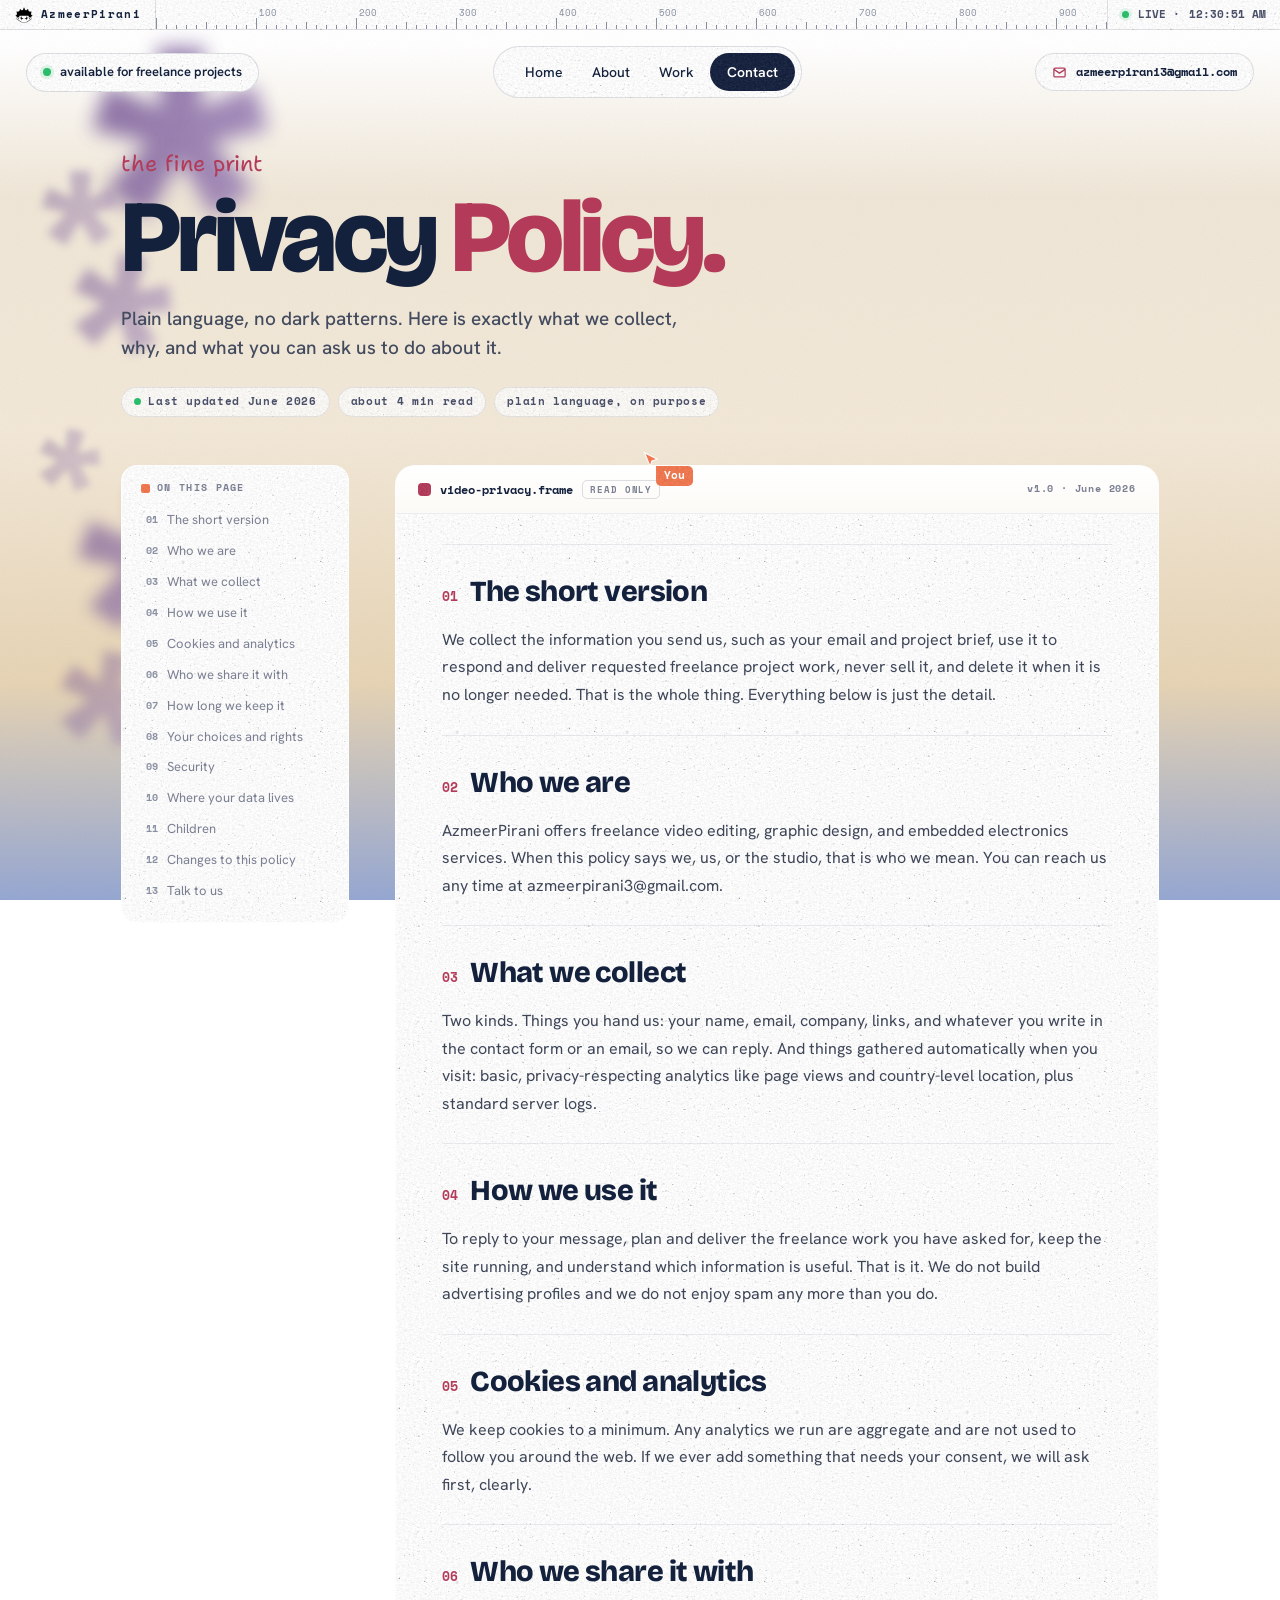
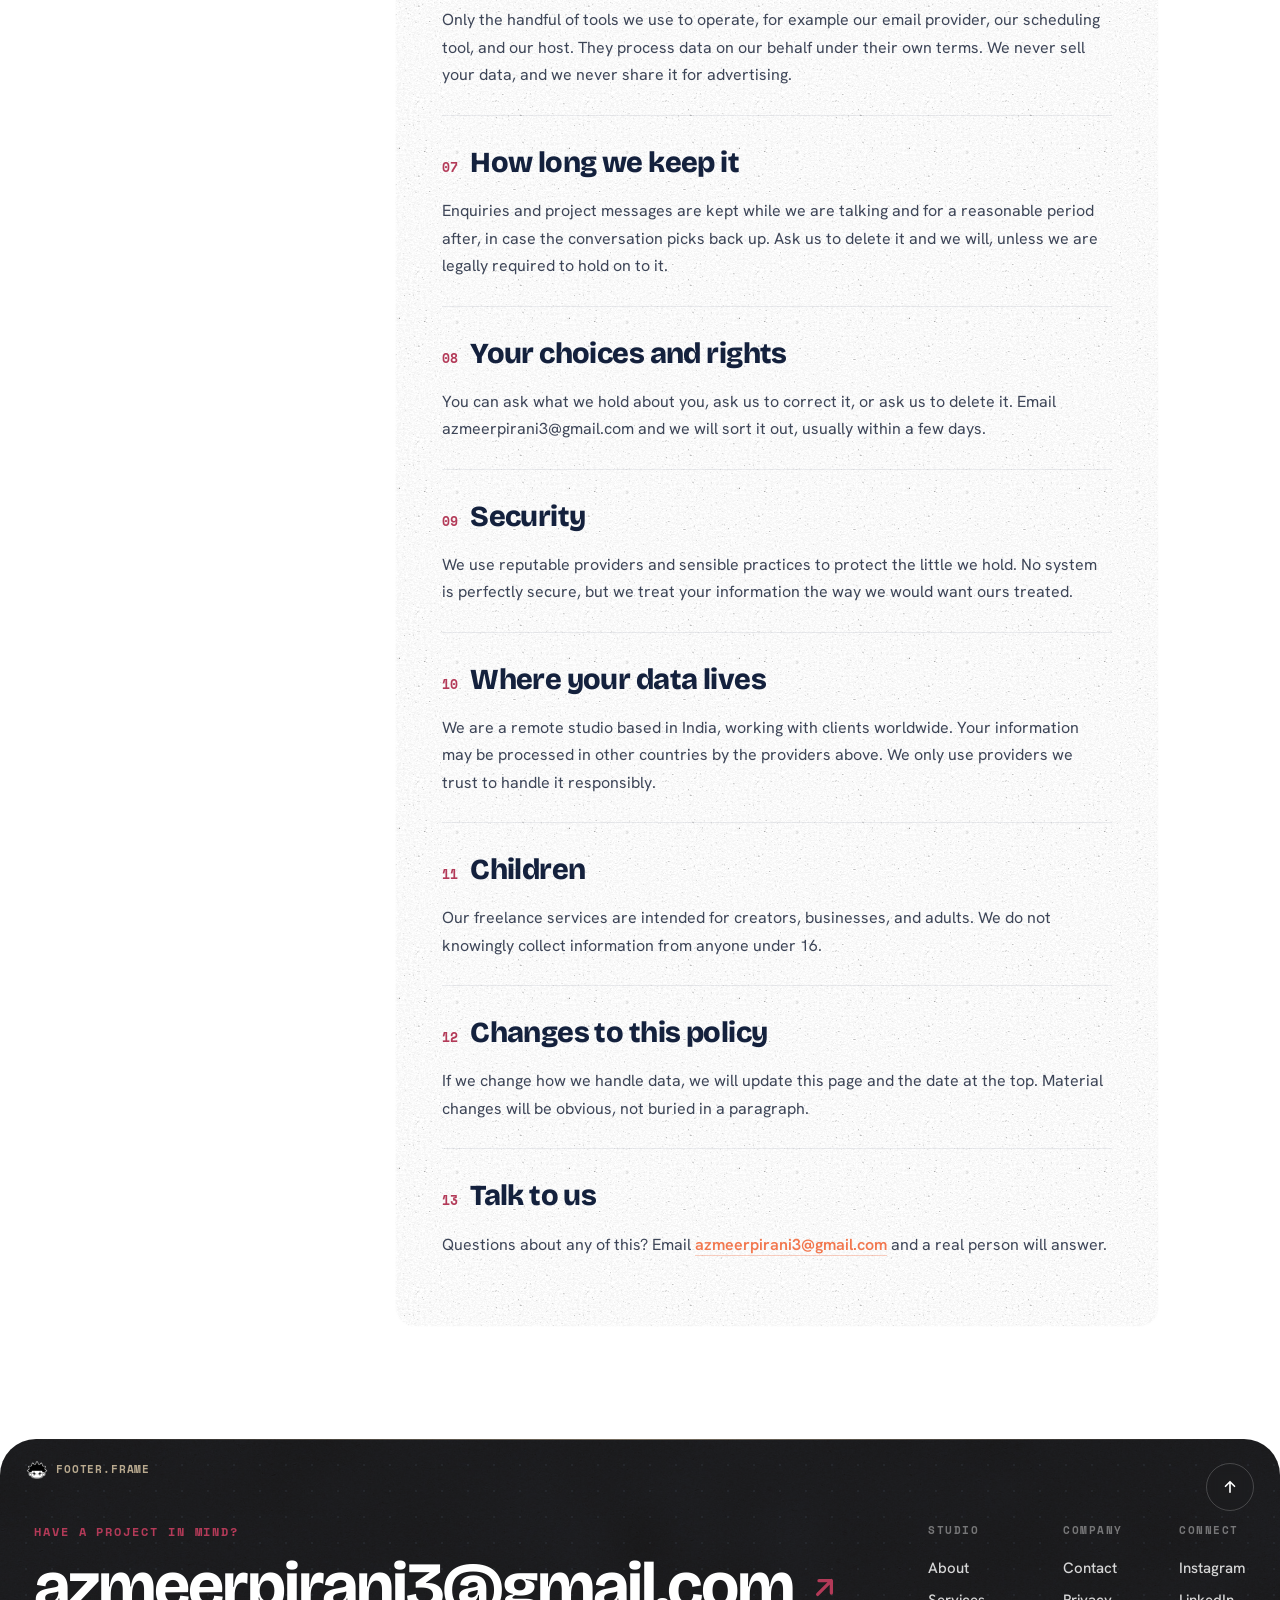
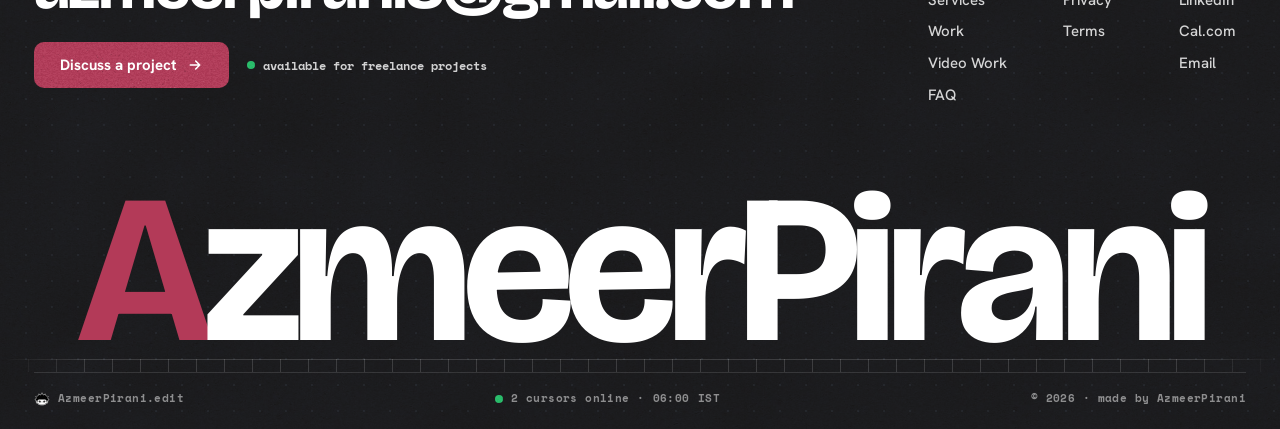
<file: privacy.html>
<!doctype html>
<html lang="en">
<head>
<meta charset="utf-8"/>
<meta name="viewport" content="width=device-width, initial-scale=1"/><title>Privacy Policy | AzmeerPirani</title><meta name="description" content="How AzmeerPirani collects, uses, and protects your information."><meta name="keywords" content="AzmeerPirani, video editing, graphic design, embedded electronics, freelance projects, portfolio"><meta name="author" content="AzmeerPirani"><meta name="robots" content="index,follow"><meta name="theme-color" content="#F0E5D2"><link rel="canonical" href="https://sudo-aju.github.io/Portfolio/privacy.html"><meta property="og:type" content="website"><meta property="og:site_name" content="AzmeerPirani"><meta property="og:title" content="Privacy Policy | AzmeerPirani"><meta property="og:description" content="How AzmeerPirani collects, uses, and protects your information."><meta property="og:url" content="https://sudo-aju.github.io/Portfolio/privacy.html"><meta property="og:image" content="https://sudo-aju.github.io/Portfolio/assets/media/profile/pfp2.png"><meta property="og:image:type" content="image/webp"><meta property="og:image:alt" content="AzmeerPirani creative and technical portfolio"><meta property="og:locale" content="en_US"><meta name="twitter:card" content="summary_large_image"><meta name="twitter:title" content="Privacy Policy | AzmeerPirani"><meta name="twitter:description" content="How AzmeerPirani collects, uses, and protects your information."><meta name="twitter:image" content="https://sudo-aju.github.io/Portfolio/assets/media/profile/pfp2.png"><meta name="twitter:image:alt" content="AzmeerPirani creative and technical portfolio">
<link rel="preconnect" href="https://fonts.googleapis.com">
<link rel="preconnect" href="https://fonts.gstatic.com" crossorigin>
<link href="https://fonts.googleapis.com/css2?family=Bricolage+Grotesque:opsz,wght@12..96,600;12..96,700;12..96,800&family=Hanken+Grotesk:wght@400;500;600;700&family=Space+Mono:wght@400;700&family=Shantell+Sans:wght@500;600&family=Fraunces:ital,opsz,wght,SOFT,WONK@0,9..144,100..900,0..100,0..1;1,9..144,100..900,0..100,0..1&display=swap" rel="stylesheet">
<style>

:root{
  --canvas:#F3EBDD;        /* sky (fallback) */
  --frame:#FFFFFF;
  --ink:#14213D;
  --ink-soft:#4a5068;
  --ink-faint:#7a7f92;
  --brand:#B33A58;
  --brand-deep:#8C2C46;
  --tool:#F2774E;
  --grid:#E6DCCB;
  --line:#14213D12;
  --line-2:#14213D22;
  --soft:#FAF5EC;          /* faint cool panel tint */
  --sh:0 20px 50px -32px rgba(20,33,61,.32);
  --mono:'Space Mono',ui-monospace,monospace;
  --display:'Bricolage Grotesque',sans-serif;
  --body:'Hanken Grotesk',system-ui,sans-serif;
  --hand:'Shantell Sans',cursive;
}
*{box-sizing:border-box;margin:0;padding:0}
html{scroll-behavior:smooth}
body{font-family:var(--body);background:linear-gradient(180deg,#EADBC1 0%,#F0E5D2 40%,#F6F0E6 76%,#FAF7F2 100%);background-attachment:fixed;color:var(--ink);-webkit-font-smoothing:antialiased;overflow-x:clip;line-height:1.45;position:relative}
/* A field of soft stars drifting across the sky */
.sky{position:fixed;inset:0;z-index:0;pointer-events:none;overflow:hidden}
.cloud{position:absolute;left:0;background-repeat:no-repeat;background-size:0 0;background-position:center center;will-change:transform;filter:none}
.cloud::before{content:"";position:absolute;left:50%;top:50%;width:300%;height:300%;transform:translate(-50%,-50%);background-image:inherit;background-repeat:no-repeat;background-size:contain;background-position:center center;pointer-events:none}
.cloud.c1::before,.cloud.c3::before,.cloud.c5::before,.cloud.c7::before,.cloud.c9::before,.cloud.c11::before,.cloud.c13::before,.cloud.c15::before{animation:asterisk-spin-cw 96s linear infinite}.cloud.c2::before,.cloud.c4::before,.cloud.c6::before,.cloud.c8::before,.cloud.c10::before,.cloud.c12::before,.cloud.c14::before{animation:asterisk-spin-ccw 112s linear infinite}@keyframes asterisk-spin-cw{from{transform:translate(-50%,-50%) rotate(0deg)}to{transform:translate(-50%,-50%) rotate(360deg)}}@keyframes asterisk-spin-ccw{from{transform:translate(-50%,-50%) rotate(0deg)}to{transform:translate(-50%,-50%) rotate(-360deg)}}
.cloud.a{background-image:url("data:image/svg+xml,%3Csvg%20xmlns%3D%22http%3A%2F%2Fwww.w3.org%2F2000%2Fsvg%22%20viewBox%3D%220%200%20100%20100%22%3E%3Cdefs%3E%3ClinearGradient%20id%3D%22ray%22%20x1%3D%220%22%20y1%3D%220%22%20x2%3D%221%22%20y2%3D%221%22%3E%3Cstop%20offset%3D%220%25%22%20stop-color%3D%22%236A4A8A%22%2F%3E%3Cstop%20offset%3D%2258%25%22%20stop-color%3D%22%238D70AC%22%2F%3E%3Cstop%20offset%3D%22100%25%22%20stop-color%3D%22%23B9A5D1%22%2F%3E%3C%2FlinearGradient%3E%3Cfilter%20id%3D%22soft%22%20x%3D%22-25%25%22%20y%3D%22-25%25%22%20width%3D%22150%25%22%20height%3D%22150%25%22%3E%3CfeGaussianBlur%20stdDeviation%3D%221.9%22%2F%3E%3C%2Ffilter%3E%3C%2Fdefs%3E%3Ctext%20x%3D%2250%22%20y%3D%2252%22%20text-anchor%3D%22middle%22%20dominant-baseline%3D%22central%22%20font-family%3D%22Benzin-ExtraBold%2C%20sans-serif%22%20font-size%3D%2290%22%20font-weight%3D%22800%22%20fill%3D%22url%28%23ray%29%22%20filter%3D%22url%28%23soft%29%22%3E%2A%3C%2Ftext%3E%3C%2Fsvg%3E")}
.cloud.b{background-image:url("data:image/svg+xml,%3Csvg%20xmlns%3D%22http%3A%2F%2Fwww.w3.org%2F2000%2Fsvg%22%20viewBox%3D%220%200%20100%20100%22%3E%3Cdefs%3E%3ClinearGradient%20id%3D%22ray%22%20x1%3D%220%22%20y1%3D%220%22%20x2%3D%221%22%20y2%3D%221%22%3E%3Cstop%20offset%3D%220%25%22%20stop-color%3D%22%236A4A8A%22%2F%3E%3Cstop%20offset%3D%2258%25%22%20stop-color%3D%22%238D70AC%22%2F%3E%3Cstop%20offset%3D%22100%25%22%20stop-color%3D%22%23B9A5D1%22%2F%3E%3C%2FlinearGradient%3E%3Cfilter%20id%3D%22soft%22%20x%3D%22-25%25%22%20y%3D%22-25%25%22%20width%3D%22150%25%22%20height%3D%22150%25%22%3E%3CfeGaussianBlur%20stdDeviation%3D%221.9%22%2F%3E%3C%2Ffilter%3E%3C%2Fdefs%3E%3Cg%20transform%3D%22rotate%2812%2050%2050%29%22%3E%3Ctext%20x%3D%2250%22%20y%3D%2252%22%20text-anchor%3D%22middle%22%20dominant-baseline%3D%22central%22%20font-family%3D%22Benzin-ExtraBold%2C%20sans-serif%22%20font-size%3D%2290%22%20font-weight%3D%22800%22%20fill%3D%22url%28%23ray%29%22%20filter%3D%22url%28%23soft%29%22%3E%2A%3C%2Ftext%3E%3C%2Fg%3E%3C%2Fsvg%3E")}
@keyframes drift{from{transform:translateX(-42vw)}to{transform:translateX(132vw)}}
.cloud.c1{top:9%;width:440px;height:210px;opacity:.95;animation:drift 70s linear infinite;animation-delay:-8s}
.cloud.c2{top:28%;width:300px;height:110px;opacity:.6;animation:drift 96s linear infinite;animation-delay:-52s}
.cloud.c3{top:44%;width:400px;height:190px;opacity:.82;animation:drift 60s linear infinite;animation-delay:-30s}
.cloud.c4{top:64%;width:240px;height:118px;opacity:.5;animation:drift 110s linear infinite;animation-delay:-74s}
.cloud.c5{top:5%;width:320px;height:150px;opacity:.72;animation:drift 80s linear infinite;animation-delay:-46s}
.cloud.c6{top:52%;width:200px;height:96px;opacity:.46;animation:drift 124s linear infinite;animation-delay:-18s}
.cloud.c7{top:14%;width:340px;height:150px;opacity:.5;animation:drift 88s linear infinite;animation-delay:-22s}
.cloud.c8{top:78%;width:300px;height:130px;opacity:.4;animation:drift 116s linear infinite;animation-delay:-60s}
.cloud.c9{top:3%;width:240px;height:108px;opacity:.46;animation:drift 100s linear infinite;animation-delay:-12s}
@media(max-width:760px){}
.grain{position:fixed;inset:0;z-index:1;pointer-events:none;opacity:.05;background-image:url("data:image/svg+xml,%3Csvg xmlns='http://www.w3.org/2000/svg' width='140' height='140'%3E%3Cfilter id='n'%3E%3CfeTurbulence type='fractalNoise' baseFrequency='0.85' numOctaves='2' stitchTiles='stitch'/%3E%3C/filter%3E%3Crect width='100%25' height='100%25' filter='url(%23n)'/%3E%3C/svg%3E")}
a{color:inherit;text-decoration:none}
img{max-width:100%;display:block}
.mono{font-family:var(--mono);letter-spacing:.04em}
.hand{font-family:var(--hand);font-weight:500}
.wrap{max-width:1280px;margin:0 auto;padding:0 34px;position:relative;z-index:2}
section{position:relative;z-index:2}

.tab{display:inline-flex;align-items:center;gap:8px;font-family:var(--mono);font-size:11px;font-weight:700;letter-spacing:.14em;text-transform:uppercase;color:var(--frame);background:var(--ink);padding:7px 14px 7px 12px;border-radius:9px 9px 0 0}
.tab svg{width:12px;height:12px}

.sel{position:relative}
.sel::after{content:"";position:absolute;inset:-7px;border:1.5px solid var(--tool);border-radius:3px;pointer-events:none;opacity:0;transition:opacity .18s}
.sel .h{position:absolute;width:10px;height:10px;background:var(--frame);border:1.5px solid var(--tool);border-radius:2px;opacity:0;transition:opacity .18s;pointer-events:none;z-index:5}
.sel .h.tl{top:-12px;left:-12px}.sel .h.tr{top:-12px;right:-12px}.sel .h.bl{bottom:-12px;left:-12px}.sel .h.br{bottom:-12px;right:-12px}
.sel.on::after,.sel.on .h,.sel:hover::after,.sel:hover .h{opacity:1}
.sel .dim{position:absolute;bottom:-32px;top:auto;right:-2px;left:auto;transform:none;font-family:var(--mono);font-size:11px;font-weight:700;background:var(--tool);color:#fff;padding:3px 9px;border-radius:5px;white-space:nowrap;opacity:0;transition:opacity .18s;z-index:12;box-shadow:none}
.sel.on .dim,.sel:hover .dim{opacity:1}
/* hero wordmark auto-select signature */
@keyframes selDraw{from{clip-path:inset(0 100% 0 0)}to{clip-path:inset(0 0 0 0)}}
@keyframes hpop{from{opacity:0;transform:scale(.3)}to{opacity:1;transform:scale(1)}}
@keyframes dimIn{from{opacity:0;transform:translateY(5px)}to{opacity:1;transform:none}}
.wordmark.demo::after{opacity:1;animation:selDraw .6s cubic-bezier(.6,.1,.2,1) forwards}
.wordmark.demo .h{animation:hpop .26s cubic-bezier(.3,1.5,.5,1) forwards}
.wordmark.demo .h.tl{animation-delay:.58s}.wordmark.demo .h.tr{animation-delay:.66s}.wordmark.demo .h.bl{animation-delay:.74s}.wordmark.demo .h.br{animation-delay:.82s}
.wordmark.demo .dim{animation:dimIn .3s ease .92s both}

.btn{display:inline-flex;align-items:center;gap:9px;font-family:var(--body);font-weight:600;font-size:15px;padding:14px 22px;border-radius:999px;background:var(--brand);color:#fff;border:none;position:relative;overflow:hidden;isolation:isolate;cursor:pointer;transition:transform .35s cubic-bezier(.2,.85,.25,1),box-shadow .3s,background .2s;box-shadow:none}
.btn:hover{transform:translateY(-2px);background:var(--brand-deep)}
.btn svg{width:16px;height:16px;transition:transform .25s}.btn:hover svg{transform:translateX(3px)}
.btn.ghost{background:transparent;color:var(--ink);border:1.5px solid var(--ink);box-shadow:none}
.btn.ghost:hover{background:var(--ink);color:var(--frame)}

/* RULER */
.ruler{position:fixed;top:0;left:0;right:0;height:30px;z-index:60;background:rgba(255,255,255,.96);border-bottom:1px solid var(--line-2);display:flex;align-items:stretch;font-family:var(--mono)}
.ruler .r-logo{display:flex;align-items:center;gap:7px;padding:0 14px;font-size:11px;font-weight:700;letter-spacing:.12em;border-right:1px solid var(--line-2);white-space:nowrap}
.ruler .r-logo b{width:13px;height:13px;background:var(--brand);border-radius:3px;display:inline-block}
.ruler .ticks{flex:1;position:relative;overflow:hidden}
.ruler .ticks canvas{position:absolute;inset:0;width:100%;height:100%}
.ruler .r-zoom{display:flex;align-items:center;gap:9px;padding:0 14px;font-size:11px;font-weight:700;border-left:1px solid var(--line-2);color:var(--ink-soft);white-space:nowrap}
.ruler .r-zoom .dot{width:7px;height:7px;border-radius:50%;background:#27c06b;box-shadow:0 0 0 3px #27c06b22}

/* NAV */
.topbar{position:fixed;top:46px;left:0;right:0;z-index:55;display:flex;align-items:center;justify-content:space-between;padding:0 26px;pointer-events:none;transition:transform .45s cubic-bezier(.4,0,.2,1)}
.topbar.nav-hidden{transform:translateY(-185%)}
.topbar>*{pointer-events:auto}
.pill{background:var(--frame);border:1px solid var(--line-2);border-radius:999px;box-shadow:none;display:flex;align-items:center}
.status-pill{padding:9px 16px;gap:9px;font-size:13px;font-weight:600}
.status-pill .dot{width:8px;height:8px;border-radius:50%;background:#27c06b;box-shadow:0 0 0 3px #27c06b25;animation:pulse 2.4s infinite}
@keyframes pulse{0%,100%{opacity:1}50%{opacity:.4}}
.nav-pill{padding:6px 6px 6px 18px;gap:3px}
.nav-pill a{font-size:14px;font-weight:500;color:var(--ink);padding:8px 13px;border-radius:999px;transition:background .15s,color .15s;position:relative;overflow:hidden}
.nav-pill a:hover{background:var(--soft)}
.nav-pill a.active{color:var(--brand)}
.nav-pill .cta{background:var(--ink);color:var(--frame);padding:9px 17px;font-weight:600}
.nav-pill .cta:hover{background:var(--brand)}
.mail-pill{padding:9px 16px;gap:9px;font-family:var(--mono);font-size:12px;font-weight:700}
.mail-pill svg{width:15px;height:15px;color:var(--brand)}
.nav-pill a .navtxt{display:inline-block;transition:transform .34s cubic-bezier(.5,0,.12,1)}
.nav-pill a::after{content:attr(data-t);position:absolute;inset:0;display:flex;align-items:center;justify-content:center;transform:translateY(118%);transition:transform .34s cubic-bezier(.5,0,.12,1);font:inherit;color:inherit;pointer-events:none}
.nav-pill a:hover .navtxt{transform:translateY(-128%)}
.nav-pill a:hover::after{transform:translateY(0)}
@media(max-width:1080px){.status-pill,.mail-pill{display:none}.topbar{justify-content:center}}
@media(max-width:680px){.nav-pill{padding:5px;overflow-x:auto;max-width:94vw}.nav-pill a:not(.cta):not(.home):not(.video-work-link){display:none}}

/* CURSOR */
.cursor-layer{position:fixed;inset:0;pointer-events:none;z-index:90;display:none}
@media(pointer:fine){.cursor-layer{display:block}}
.fcursor{position:absolute;top:0;left:0;will-change:transform}
.fcursor svg{width:22px;height:22px;filter:none;transition:transform .15s}
.fcursor .name{position:absolute;left:16px;top:16px;font-family:var(--mono);font-size:11px;font-weight:700;color:#fff;padding:2px 8px;border-radius:5px;border-top-left-radius:0;white-space:nowrap;transition:background .15s;box-shadow:none}
.fcursor.lbl-left .name{left:auto;right:14px;top:14px;border-top-left-radius:5px;border-top-right-radius:0}
.fcursor.hot svg{transform:scale(1.25)}

/* HERO */
.hero{padding:150px 0 44px;text-align:center;min-height:92vh;display:flex;flex-direction:column;justify-content:center;position:relative;perspective:1200px;z-index:1}
.hero-bg{position:absolute;inset:0;z-index:0;overflow:hidden;-webkit-mask-image:linear-gradient(to bottom,#000 0%,#000 80%,transparent 100%);mask-image:linear-gradient(to bottom,#000 0%,#000 80%,transparent 100%)}
.hb-base{position:absolute;inset:0;background:linear-gradient(180deg,#F8F4EB 0%,#FCFAF6 46%,#F7F2E8 100%)}
.hb-grid{position:absolute;inset:-2px;background-image:linear-gradient(0deg,rgba(242,119,78,.06) 1px,transparent 1px),linear-gradient(90deg,rgba(242,119,78,.06) 1px,transparent 1px),radial-gradient(circle,rgba(20,33,61,.10) 1.1px,transparent 1.3px);background-size:120px 120px,120px 120px,30px 30px;background-position:center;-webkit-mask-image:radial-gradient(130% 108% at 50% 42%,#000 56%,transparent 100%);mask-image:radial-gradient(130% 108% at 50% 42%,#000 56%,transparent 100%)}
.hb-glow{position:absolute;inset:0;background:radial-gradient(48% 42% at 50% 47%,rgba(255,255,255,.82),rgba(255,255,255,0) 72%)}
.hb-grain{position:absolute;inset:0;opacity:.045;mix-blend-mode:overlay;background-image:url("data:image/svg+xml,%3Csvg xmlns='http://www.w3.org/2000/svg' width='160' height='160'%3E%3Cfilter id='n'%3E%3CfeTurbulence type='fractalNoise' baseFrequency='0.9' numOctaves='2' stitchTiles='stitch'/%3E%3C/filter%3E%3Crect width='100%25' height='100%25' filter='url(%23n)'/%3E%3C/svg%3E");background-size:160px 160px}
.hb-art{position:absolute;inset:0;font-family:var(--mono)}
.art{position:absolute;animation:floaty 7s ease-in-out infinite alternate;will-change:transform}
.art .card{transform:rotate(var(--r,0deg))}
.hb-art .card{background:#fff;border:1px solid var(--line-2);border-radius:13px;box-shadow:none}
.hb-art .cap{font-family:var(--mono);font-size:10.5px;letter-spacing:.04em;color:var(--ink-faint);text-transform:uppercase}
.hb-art .cap b{color:var(--brand)}
.a-tab{top:6.5%;left:50%}
.a-tab .card{--r:0deg;display:flex;align-items:center;gap:7px;padding:6px 13px;border-radius:22px;font-size:11px;color:var(--ink-soft)}
.a-tab .card b{color:var(--ink)}
.a-tab .dot{width:7px;height:7px;border-radius:50%;background:var(--tool)}
.a-pal{top:12.5%;left:4%}
.a-pal .card{--r:-5deg;width:150px;padding:11px 12px}
.a-pal .sw{display:flex;gap:6px;margin-top:9px}
.a-pal .sw i{width:100%;height:26px;border-radius:6px;border:1px solid #0000000f}
.a-comp{top:12.5%;right:4.5%}
.a-comp .card{--r:4deg;width:174px;padding:12px}
.a-comp .mini{margin-top:9px;background:var(--brand);color:#fff;font-family:var(--display);font-weight:700;font-size:12.5px;text-align:center;padding:8px;border-radius:8px}
.a-comp .tgl{margin-top:9px;width:38px;height:20px;border-radius:20px;background:var(--tool);position:relative}
.a-comp .tgl span{position:absolute;top:2px;right:2px;width:16px;height:16px;border-radius:50%;background:#fff}
.a-layers{top:25%;left:3%}
.a-layers .card{--r:-3deg;width:154px;padding:9px}
.a-layers .lr{display:flex;align-items:center;gap:8px;padding:5px 4px;font-family:var(--mono);font-size:10.5px;color:var(--ink-soft)}
.a-layers .lr i{width:11px;height:11px;border-radius:3px;border:1.5px solid var(--tool)}
.a-layers .lr.sel{color:var(--ink);font-weight:700}
.a-layers .lr.sel i{background:var(--tool)}
.a-chart{top:24%;right:3%}
.a-chart .card{--r:-4deg;width:150px;padding:12px}
.a-chart .bars{display:flex;align-items:flex-end;gap:6px;height:48px;margin-top:11px}
.a-chart .bars span{flex:1;background:linear-gradient(180deg,var(--tool),#ECDEC6);border-radius:4px 4px 0 0}
.a-chart .bars span:last-child{background:linear-gradient(180deg,var(--brand),#D68A9C)}
.a-site{bottom:14%;left:3.5%}
.a-site .card{--r:4deg;width:196px;padding:0;overflow:hidden}
.a-site .bar{display:flex;align-items:center;gap:5px;padding:8px 10px;border-bottom:1px solid var(--line)}
.a-site .bar i{width:7px;height:7px;border-radius:50%;background:#ECE5D9}
.a-site .url{margin-left:6px;font-size:9.5px;color:var(--ink-faint);background:var(--soft);padding:2px 8px;border-radius:20px}
.a-site .shot{padding:12px}
.a-site .sh-hero{height:40px;border-radius:7px;background:linear-gradient(120deg,var(--tool),#E5D2B0)}
.a-site .ln{height:7px;border-radius:4px;background:#F2EDE4;margin-top:8px}
.a-site .ln.s{width:62%}
.a-type{bottom:16%;left:27%}
.a-type .card{--r:4deg;width:118px;padding:12px 12px 10px;text-align:center}
.a-type .aa{font-family:var(--display);font-weight:800;font-size:46px;line-height:.9;color:var(--ink)}
.a-type .cap{margin-top:6px}
.a-pen{bottom:13%;right:5%;width:188px;height:120px}
.a-pen .card{--r:0deg;width:100%;height:100%;padding:10px;display:flex;align-items:center;justify-content:center}
.a-zoom{bottom:7.5%;left:50%}
.a-zoom .card{--r:0deg;padding:6px 13px;border-radius:22px;font-size:11px;color:var(--ink-soft)}
.a-zoom .card b{color:var(--ink)}
@keyframes floaty{from{transform:translateY(-7px)}to{transform:translateY(7px)}}
@keyframes floatyC{from{transform:translate(-50%,-6px)}to{transform:translate(-50%,6px)}}
.a-tab,.a-zoom{transform:translateX(-50%);animation-name:floatyC}
.a-pal{animation-duration:7.6s}.a-comp{animation-duration:6.7s;animation-delay:-1s}.a-layers{animation-duration:8.2s;animation-delay:-3s}.a-chart{animation-duration:7.9s;animation-delay:-1.6s}.a-site{animation-duration:8.6s;animation-delay:-2.4s}.a-type{animation-duration:7.1s;animation-delay:-4s}.a-pen{animation-duration:9s;animation-delay:-2.7s}.a-tab{animation-duration:6.9s}.a-zoom{animation-duration:7.7s;animation-delay:-1.2s}
@media (max-width:980px){.hb-art{display:none}}
@media (prefers-reduced-motion:reduce){.art{animation:none!important}.a-tab,.a-zoom{transform:translateX(-50%)!important}}
.pl{position:absolute;inset:0;will-change:transform}
.hb-art .art{opacity:0;transition:opacity .7s ease;transition-delay:var(--d,0s)}
.hb-art.lit .art{opacity:1}
.hb-art.lit .pl-far .art{opacity:.94}
.hb-art .card{box-shadow:0 1px 0 rgba(255,255,255,.55) inset}
.hb-vig{position:absolute;inset:0;background:radial-gradient(140% 120% at 50% 44%,transparent 58%,rgba(20,33,61,.07) 100%)}
.hb-spot{position:absolute;inset:0;opacity:0;transition:opacity .5s ease;background:radial-gradient(260px 260px at var(--mx,50%) var(--my,42%),rgba(242,119,78,.08),transparent 70%)}
.a-guideV{top:34%;right:7.5%;width:0;height:150px;border-left:1px dashed rgba(242,119,78,.5)}
.a-guideH{bottom:26%;left:37%;width:152px;height:0;border-top:1px dashed rgba(242,119,78,.5)}
.g-tag{position:absolute;font-family:var(--mono);font-size:9.5px;color:var(--tool);background:#fff;padding:1px 6px;border-radius:5px;border:1px solid var(--line-2);white-space:nowrap}
.a-guideV .g-tag{top:50%;left:7px;transform:translateY(-50%)}
.a-guideH .g-tag{left:50%;top:6px;transform:translateX(-50%)}
.a-cur{top:17%;left:21%}
.a-cur svg{width:22px;height:22px;display:block;filter:none}
.a-cur .cur-tag{position:absolute;top:18px;left:15px;background:var(--tool);color:#fff;font-family:var(--mono);font-size:10px;font-weight:700;padding:2px 8px;border-radius:6px;white-space:nowrap}
.da{border-radius:50%;border:2px solid var(--tool)}
.da1{width:14px;height:14px;top:62%;left:17%}
.pa{color:var(--brand);font-family:var(--mono);font-weight:700;font-size:17px;line-height:1}
.pa::before{content:'+'}
.pa1{top:20%;right:25%}
.hb-art.lit .da,.hb-art.lit .pa{opacity:.5}
.a-tab{--d:0s}.a-cur{--d:.16s}.a-pal{--d:.06s}.a-comp{--d:.12s}.a-layers{--d:.18s}.a-chart{--d:.24s}.a-site{--d:.3s}.a-type{--d:.36s}.a-pen{--d:.42s}.a-zoom{--d:.46s}.a-guideV{--d:.3s}.a-guideH{--d:.34s}.da1{--d:.4s}.pa1{--d:.26s}
.a-chart .bars span{transform-origin:bottom}






.pen-draw{stroke-dasharray:430;stroke-dashoffset:430}

@keyframes barGrow{from{transform:scaleY(0)}to{transform:scaleY(1)}}
@keyframes penDraw{to{stroke-dashoffset:0}}
@media (max-width:980px){.hb-vig,.hb-spot{display:none}}

.hb-art{z-index:2}
.hb-wires{position:absolute;inset:0;z-index:1;pointer-events:none;-webkit-mask-image:radial-gradient(34% 30% at 50% 52%,transparent 0 55%,#000 100%);mask-image:radial-gradient(34% 30% at 50% 52%,transparent 0 55%,#000 100%)}
.hb-wires path{fill:none;stroke-width:1.2;vector-effect:non-scaling-stroke;stroke-dasharray:4 10;stroke-linecap:round;stroke:rgba(242,119,78,.32);animation:flow 1.5s linear infinite}
.hb-wires .w2{stroke:rgba(179,58,88,.3);animation-duration:2s}
.hb-wires .w3{animation-duration:1.7s}.hb-wires .w4{animation-duration:2.3s}.hb-wires .w5{stroke:rgba(179,58,88,.26);animation-duration:1.35s}.hb-wires .w6{animation-duration:1.9s}
@keyframes flow{to{stroke-dashoffset:-28}}
.hb-gridlit{position:absolute;inset:-2px;z-index:0;background-image:radial-gradient(circle,rgba(242,119,78,.85) 1.5px,transparent 1.7px);background-size:30px 30px;background-position:center;opacity:0;transition:opacity .35s ease;-webkit-mask-image:radial-gradient(190px 190px at var(--mx,50%) var(--my,42%),#000 0%,transparent 72%);mask-image:radial-gradient(190px 190px at var(--mx,50%) var(--my,42%),#000 0%,transparent 72%)}
.hero-bg.cursoron .hb-gridlit{opacity:1}
.hero-bg.cursoron .hb-spot{opacity:1}
.a-type .aa{animation:aaBreath 4.6s ease-in-out infinite}
@keyframes aaBreath{0%,100%{font-variation-settings:'opsz' 48,'wght' 280}50%{font-variation-settings:'opsz' 48,'wght' 800}}
.hb-art.lit .a-chart .bars span{animation:barPulse 2.4s ease-in-out infinite;transform-origin:bottom}
.hb-art.lit .a-chart .bars span:nth-child(2){animation-delay:.18s}.hb-art.lit .a-chart .bars span:nth-child(3){animation-delay:.36s}.hb-art.lit .a-chart .bars span:nth-child(4){animation-delay:.54s}.hb-art.lit .a-chart .bars span:nth-child(5){animation-delay:.72s}
@keyframes barPulse{0%,100%{transform:scaleY(.72)}50%{transform:scaleY(1)}}
.hb-art.lit .pen-draw{animation:penLoop 4.6s ease-in-out infinite}
@keyframes penLoop{0%{stroke-dashoffset:430}45%,55%{stroke-dashoffset:0}100%{stroke-dashoffset:430}}
.a-comp .tgl{animation:tglBg 3.4s ease-in-out infinite}
.a-comp .tgl span{animation:tglMove 3.4s ease-in-out infinite}
@keyframes tglBg{0%,40%,100%{background:var(--tool)}50%,90%{background:#E5DBCB}}
@keyframes tglMove{0%,40%,100%{transform:translateX(0)}50%,90%{transform:translateX(-18px)}}
.a-comp .mini{animation:press 3.4s ease-in-out infinite}
@keyframes press{0%,44%,56%,100%{transform:scale(1)}50%{transform:scale(.95)}}
.a-pal .sw i{animation:swSh 3.2s ease-in-out infinite}
.a-pal .sw i:nth-child(2){animation-delay:.22s}.a-pal .sw i:nth-child(3){animation-delay:.44s}.a-pal .sw i:nth-child(4){animation-delay:.66s}
@keyframes swSh{0%,100%{transform:translateY(0)}50%{transform:translateY(-4px)}}
.a-site .sh-hero{background:linear-gradient(120deg,var(--tool),#E5D2B0,var(--tool));background-size:220% 100%;animation:slide 5s linear infinite}
@keyframes slide{to{background-position:-220% 0}}
.a-layers .lr.sel i{animation:blink 1.9s ease-in-out infinite}
@keyframes blink{0%,100%{box-shadow:0 0 0 0 transparent}50%{box-shadow:0 0 0 5px rgba(242,119,78,0)}}
@media (prefers-reduced-motion:reduce){.pl,.hb-grid{transform:none!important}.hb-art .art{opacity:1!important;transition:none}.hb-art.lit .pl-far .art{opacity:.94}.hb-art.lit .da,.hb-art.lit .pa{opacity:.5}.hb-art *,.hb-wires path,.a-type .aa{animation:none!important}.pen-draw{stroke-dashoffset:0}.hb-gridlit{display:none}}
.hero .clock{display:inline-flex;align-items:center;gap:10px;font-family:var(--mono);font-size:12px;font-weight:700;letter-spacing:.1em;color:var(--ink);background:rgba(255,255,255,.6);backdrop-filter:blur(10px);border:1px solid var(--line-2);padding:7px 8px 7px 14px;border-radius:999px;margin-bottom:28px;box-shadow:none}
.hero .clock .cdot{width:7px;height:7px;border-radius:50%;background:var(--brand);box-shadow:0 0 0 4px rgba(179,58,88,.16);animation:pulse 2.4s infinite}
.hero .clock .cz{color:var(--ink-faint);font-size:10px;letter-spacing:.14em;border-left:1px solid var(--line-2);padding:0 8px 0 10px}
.hero .we{font-family:var(--hand);font-size:24px;font-weight:600;color:var(--ink);margin-bottom:2px}


.wordmark-wrap{display:flex;justify-content:center;margin:2px 0 18px}
.wordmark{font-family:'Fraunces',var(--display),serif;font-weight:420;line-height:1.05;letter-spacing:.03em;word-spacing:.05em;font-size:clamp(54px,12vw,156px);font-variation-settings:'opsz' 144,'SOFT' 0,'WONK' 1;padding:10px 24px;position:relative;transition:transform .18s ease-out;transform-style:preserve-3d;color:var(--ink)}
.wordmark .lho{color:transparent;-webkit-text-stroke:1.6px var(--ink);text-stroke:1.6px var(--ink)}
.wordmark .lha{color:transparent;-webkit-text-stroke:1.6px var(--ink);background:linear-gradient(100deg,var(--ink) 50%,transparent 50%);-webkit-background-clip:text;background-clip:text}
.wordmark .lwo{color:transparent;-webkit-text-stroke:1.6px var(--brand);background:linear-gradient(100deg,var(--brand) 50%,transparent 50%);-webkit-background-clip:text;background-clip:text}
.wordmark .lhb{color:transparent;-webkit-text-stroke:1.6px var(--ink);background:linear-gradient(100deg,transparent 50%,var(--ink) 50%);-webkit-background-clip:text;background-clip:text}
.wordmark .lor{color:var(--brand)}
.wordmark .loh{color:transparent;-webkit-text-stroke:1.6px var(--brand);background:linear-gradient(100deg,var(--brand) 50%,transparent 50%);-webkit-background-clip:text;background-clip:text}
.wordmark .o{color:var(--brand);font-style:italic;font-size:1.05em;display:inline-block;transform:translateZ(34px);font-variation-settings:'opsz' 144,'WONK' 1}
.hero .avail{display:inline-flex;align-items:center;gap:9px;font-family:var(--mono);font-size:12px;font-weight:700;letter-spacing:.14em;text-transform:uppercase;color:var(--ink-soft);margin-bottom:26px}
.hero .avail .dot{width:9px;height:9px;border-radius:50%;background:#27c06b;box-shadow:0 0 0 3px #27c06b22}
.hero .tagline{font-family:var(--body);font-weight:500;font-size:clamp(16px,1.85vw,20px);color:var(--ink-soft);max-width:33ch;margin:52px auto 32px;line-height:1.5}
.tagline .ser{font-family:'Fraunces',serif;font-style:italic;font-weight:500;font-variation-settings:'opsz' 40,'wght' 520,'SOFT' 20,'WONK' 0;color:var(--ink)}
.hero .tagline .tw{color:var(--brand);border-right:2px solid var(--brand);padding-right:2px}
.hero-actions{display:flex;gap:14px;justify-content:center;flex-wrap:wrap}
.float{position:absolute;z-index:3;translate:var(--px,0) var(--py,0);transition:translate .3s cubic-bezier(.2,.7,.2,1)}
.tape{font-family:var(--hand);font-weight:600;font-size:15px;background:var(--frame);padding:8px 16px;border-radius:4px;box-shadow:none;border:1px solid var(--line-2);display:inline-block}
.tape.y{background:#F3E6EA}
.tape-1{top:180px;left:8%;transform:rotate(-7deg)}
.tape-2{top:194px;right:9%;transform:rotate(6deg)}
.pin-tag{font-family:var(--mono);font-size:11px;font-weight:700;letter-spacing:.1em;text-transform:uppercase;background:var(--ink);color:var(--frame);padding:8px 14px;border-radius:999px;display:inline-flex;align-items:center;gap:7px;box-shadow:none}
.pin-tag.orange{background:var(--brand)}
.tag-role{bottom:23%;left:6%;transform:rotate(-3deg)}
.tag-loc{bottom:27%;right:7%;transform:rotate(3deg)}
@media(max-width:880px){.float{display:none}}

/* MARQUEE */
.marquee{border-top:1px solid var(--line-2);border-bottom:1px solid var(--line-2);background:rgba(255,255,255,.5);backdrop-filter:blur(6px);overflow:hidden;padding:18px 0;position:relative;z-index:2}
.marquee .track{display:flex;gap:60px;width:max-content;animation:scroll 26s linear infinite}
.marquee:hover .track{animation-play-state:paused}
.marquee .item{font-family:var(--display);font-weight:600;font-size:26px;display:flex;align-items:center;gap:60px;opacity:.5;white-space:nowrap}
.marquee .item::after{content:"✦";color:var(--brand);font-size:16px}
@keyframes scroll{to{transform:translateX(-50%)}}
.marquee .lbl{position:absolute;top:50%;left:34px;transform:translateY(-50%);z-index:3;font-family:var(--mono);font-size:10px;font-weight:700;letter-spacing:.14em;text-transform:uppercase;color:var(--ink-faint);background:var(--frame);padding:4px 10px;border:1px solid var(--line-2);border-radius:6px}
@media(max-width:760px){.marquee .lbl{display:none}}

/* SECTION HEADS */
.sec-head{text-align:center;margin-bottom:56px}
.sec-head .scribble{font-family:var(--hand);font-size:21px;color:var(--brand);margin-bottom:6px;display:inline-block}
.sec-head h2{font-family:var(--display);font-weight:700;font-size:clamp(40px,6.2vw,78px);letter-spacing:-.02em;line-height:.93;text-transform:uppercase}
.sec-head .note{display:table;max-width:100%;margin:16px auto 0;background:#F3E6EA;font-weight:500;font-size:14px;padding:9px 16px;border-radius:6px;text-align:center;transform:rotate(-1.2deg);box-shadow:none}

/* ABOUT bento */
.about{padding:60px 0 90px}
.bento{display:grid;grid-template-columns:repeat(12,1fr);grid-auto-rows:minmax(150px,auto);gap:18px}
.cell{background:var(--frame);border:1px solid var(--line-2);border-radius:18px;padding:24px;position:relative;box-shadow:none;transition:transform .25s,box-shadow .25s}
.cell:hover{transform:translateY(-4px);box-shadow:none}
.cell .clbl{position:absolute;top:13px;right:14px;font-family:var(--mono);font-size:9px;font-weight:700;letter-spacing:.12em;color:var(--ink-faint)}
.c-stmt{grid-column:span 7;grid-row:span 2;display:flex;flex-direction:column;justify-content:space-between;padding:clamp(36px,2.9vw,50px)}
.c-stmt .boxed{display:inline-block;align-self:flex-start;font-family:var(--hand);font-size:18px;border:1.5px solid var(--ink);padding:6px 16px;border-radius:8px;margin-bottom:20px}
.c-stmt p{font-family:var(--body);font-weight:500;font-size:clamp(21px,2.4vw,33px);line-height:1.3;letter-spacing:-.005em;color:var(--ink)}
.c-stmt p em{font-style:normal;font-weight:600;color:var(--brand)}
.c-stats{grid-column:span 5;display:flex;flex-direction:column;justify-content:center;background:var(--ink);color:var(--frame)}
.c-stats .clbl{color:#ffffff66}
.stat-row{display:flex;justify-content:space-between;align-items:baseline;padding:9px 0;border-bottom:1px solid #ffffff1a}
.stat-row:last-child{border-bottom:none}
.stat-row .num{font-family:var(--display);font-weight:700;font-size:34px;letter-spacing:-.03em}
.stat-row .num .u{color:var(--brand)}
.stat-row .cap{font-family:var(--mono);font-size:11px;font-weight:700;letter-spacing:.06em;text-transform:uppercase;color:#ADB1B9;text-align:right;max-width:120px}
.c-skills{grid-column:span 5;display:flex;flex-direction:column;justify-content:center}
.c-skills .chips{display:flex;flex-wrap:wrap;gap:9px;margin-top:6px}
.chip{display:inline-flex;align-items:center;gap:8px;border:1.5px solid var(--ink);border-radius:999px;padding:8px 14px;font-weight:600;font-size:14px;transition:background .15s,color .15s,border-color .15s}
.chip i{width:18px;height:18px;display:grid;place-items:center}.chip i svg{width:16px;height:16px}
.chip:hover{background:var(--brand);color:#fff;border-color:var(--brand)}
.c-photo{grid-column:span 4;padding:0;overflow:hidden}
.c-photo .ph{height:100%;min-height:190px;background:linear-gradient(135deg,#F7F2E8,#F2774E33),radial-gradient(circle at 70% 30%,#B33A5830,transparent 60%);position:relative;display:grid;place-items:center}
.c-photo .play{width:52px;height:52px;border-radius:50%;background:#fff;display:grid;place-items:center;box-shadow:none;transition:transform .25s}
.c-photo:hover .play{transform:scale(1.1)}
.c-photo .play svg{width:20px;height:20px;color:var(--brand);margin-left:2px}
.c-photo .cap{position:absolute;bottom:12px;left:14px;font-family:var(--hand);font-size:16px;color:#fff;text-shadow:none}
.c-now{grid-column:span 4;display:flex;flex-direction:column;justify-content:center;gap:12px}
.c-now .label{font-family:var(--mono);font-size:10px;font-weight:700;letter-spacing:.12em;text-transform:uppercase;color:var(--ink-faint)}
.c-now .nbig{font-family:var(--display);font-weight:700;font-size:20px;line-height:1.05}
.c-now .tools{display:flex;gap:7px;flex-wrap:wrap}
.c-now .tchip{font-family:var(--mono);font-size:11px;font-weight:700;padding:5px 10px;border-radius:7px;background:var(--soft);border:1px solid var(--line-2)}
.c-now .eq{display:flex;gap:4px;align-items:flex-end;height:20px}
.c-now .eq span{width:4px;background:var(--brand);border-radius:2px;animation:eq 1s ease-in-out infinite}
.c-now .eq span:nth-child(2){animation-delay:.2s}.c-now .eq span:nth-child(3){animation-delay:.4s}.c-now .eq span:nth-child(4){animation-delay:.1s}.c-now .eq span:nth-child(5){animation-delay:.3s}
@keyframes eq{0%,100%{height:5px}50%{height:20px}}
.c-quote{grid-column:span 4;display:flex;flex-direction:column;justify-content:center}
.c-quote .stars{color:var(--brand);font-size:14px;letter-spacing:3px;margin-bottom:10px}
.c-quote .q{font-family:var(--display);font-weight:600;font-size:17px;line-height:1.35}
.c-quote .by{display:flex;align-items:center;gap:9px;margin-top:14px}
.c-quote .by .av{width:28px;height:28px;border-radius:50%;background:linear-gradient(135deg,var(--brand),var(--tool));color:#fff;display:grid;place-items:center;font-family:var(--display);font-weight:700;font-size:12px}
.c-quote .by .bn{font-family:var(--mono);font-size:11px;font-weight:700;color:var(--ink-faint);letter-spacing:.05em}
@media(max-width:900px){.bento{grid-template-columns:repeat(6,1fr)}.c-stmt{grid-column:span 6;grid-row:auto}.c-stats,.c-skills{grid-column:span 6}.c-photo,.c-now,.c-quote{grid-column:span 2}}
@media(max-width:620px){.bento{grid-template-columns:1fr}.cell{grid-column:auto!important}}

/* PROCESS | slack thread */
.process{padding:80px 0}
.thread{max-width:780px;margin:0 auto;background:var(--frame);border:1px solid var(--line-2);border-radius:18px;box-shadow:none;overflow:hidden;position:relative}
.thread .t-tab{position:absolute;top:-29px;left:0;z-index:3}
.t-head{display:flex;align-items:center;justify-content:space-between;padding:16px 22px;border-bottom:1px solid var(--line-2);background:var(--soft)}
.t-head .ch{display:flex;align-items:center;gap:10px;font-weight:700;font-size:15px}
.t-head .ch .hash{color:var(--ink-faint);font-family:var(--mono)}
.t-head .on{display:flex;align-items:center;gap:8px;font-family:var(--mono);font-size:11px;font-weight:700;color:var(--ink-soft)}
.t-head .on .av{width:22px;height:22px;border-radius:50%;border:2px solid var(--frame);font-family:var(--display);font-size:10px;font-weight:700;color:#fff;display:grid;place-items:center}
.t-head .avs{display:flex}.t-head .avs .av+.av{margin-left:-8px}
.t-head .grn{width:8px;height:8px;border-radius:50%;background:#27c06b}
.t-body{padding:24px 26px 30px;display:flex;flex-direction:column;gap:18px}
.step-div{display:flex;align-items:center;gap:12px;margin:8px 0 2px}
.step-div::before,.step-div::after{content:"";height:1px;background:linear-gradient(90deg,transparent,rgba(179,58,88,.35));flex:1}.step-div::after{background:linear-gradient(90deg,rgba(179,58,88,.35),transparent)}
.step-div span{font-family:var(--mono);font-size:10.5px;font-weight:700;letter-spacing:.14em;text-transform:uppercase;color:var(--brand);white-space:nowrap}
.msg{display:flex;gap:12px;align-items:flex-start}
.msg .av{width:38px;height:38px;border-radius:11px;flex:none;display:grid;place-items:center;font-family:var(--display);font-weight:700;font-size:15px;color:#fff}
.msg.studio .av{background:var(--brand)}
.msg.client .av{background:var(--ink)}
.msg .body{flex:1}
.msg .meta{display:flex;align-items:center;gap:9px;margin-bottom:3px}
.msg .meta .nm{font-weight:700;font-size:14px}
.msg .meta .tm{font-family:var(--mono);font-size:11px;color:var(--ink-faint)}
.msg .tx{font-size:15px;line-height:1.5;color:var(--ink)}
.msg .file{display:inline-flex;align-items:center;gap:8px;margin-top:8px;background:var(--soft);border:1px solid var(--line-2);border-radius:9px;padding:8px 12px;font-family:var(--mono);font-size:12px;font-weight:700}
.msg .file svg{width:15px;height:15px;color:var(--tool)}
.msg .react{display:inline-flex;align-items:center;gap:5px;margin-top:8px;border:1px solid var(--line-2);border-radius:999px;padding:3px 10px;font-size:12px;font-weight:700;background:var(--frame)}
.msg .react .c{color:var(--ink-soft)}
.typing{display:flex;align-items:center;gap:12px;color:var(--ink-faint)}
.typing .av{width:38px;height:38px;border-radius:11px;background:var(--brand);opacity:.5}
.typing .dots{display:flex;gap:5px}
.typing .dots span{width:7px;height:7px;border-radius:50%;background:var(--ink-faint);animation:blink 1.2s infinite}
.typing .dots span:nth-child(2){animation-delay:.2s}.typing .dots span:nth-child(3){animation-delay:.4s}
@keyframes blink{0%,60%,100%{opacity:.25}30%{opacity:1}}

/* SERVICES | figma editor */
.services{padding:90px 0}
.figwin{background:var(--frame);border:1px solid var(--line-2);border-radius:14px;box-shadow:none;overflow:hidden}
.figbar{display:flex;align-items:center;gap:16px;padding:12px 16px;border-bottom:1px solid var(--line-2);background:var(--soft)}
.figbar .lights{display:flex;gap:7px}.figbar .lights i{width:12px;height:12px;border-radius:50%;display:block}
.figbar .lights .r{background:#FF5F57}.figbar .lights .y{background:#FEBC2E}.figbar .lights .g{background:#28C840}
.figbar .fname{font-family:var(--mono);font-size:12px;font-weight:700;color:var(--ink-soft)}
.figbar .ftools{display:flex;gap:4px;margin-left:6px}
.figbar .ftools i{width:26px;height:26px;border-radius:7px;display:grid;place-items:center;color:var(--ink-soft)}
.figbar .ftools i.act{background:var(--tool);color:#fff}
.figbar .ftools i svg{width:15px;height:15px}
.figbar .fright{margin-left:auto;display:flex;align-items:center;gap:12px}
.figbar .zoom{font-family:var(--mono);font-size:11px;font-weight:700;color:var(--ink-soft)}
.figbar .avs{display:flex}.figbar .avs .av{width:24px;height:24px;border-radius:50%;border:2px solid var(--soft);display:grid;place-items:center;font-family:var(--display);font-size:10px;font-weight:700;color:#fff}.figbar .avs .av+.av{margin-left:-8px}
.figbody{display:grid;grid-template-columns:248px 1fr 312px;min-height:440px}
.figlayers{border-right:1px solid var(--line-2);padding:14px 12px;display:flex;flex-direction:column;gap:4px}
.figlayers .lh{display:flex;align-items:center;justify-content:space-between;font-family:var(--mono);font-size:10px;font-weight:700;letter-spacing:.12em;text-transform:uppercase;color:var(--ink-faint);padding:4px 8px 8px}
.figsearch{display:flex;align-items:center;gap:8px;background:var(--soft);border:1px solid var(--line-2);border-radius:8px;padding:8px 11px;margin-bottom:8px;color:var(--ink-faint);font-size:13px}
.figsearch svg{width:14px;height:14px}
.lpage{font-family:var(--mono);font-size:10px;font-weight:700;letter-spacing:.08em;color:var(--ink-faint);padding:6px 8px}
.layer{display:flex;align-items:center;gap:10px;padding:11px 10px;border-radius:9px;cursor:pointer;transition:background .15s}
.layer:hover{background:var(--soft)}
.layer.active{background:#F2774E12;box-shadow:inset 2px 0 0 var(--tool)}
.layer .lic{width:18px;height:18px;display:grid;place-items:center;color:var(--ink-soft)}
.layer.active .lic{color:var(--tool)}.layer .lic svg{width:15px;height:15px}
.layer .lnm{font-weight:600;font-size:14.5px;flex:1}
.layer.active .lnm{color:var(--tool)}
.layer .lix{font-family:var(--mono);font-size:10px;color:var(--ink-faint)}
.layer.sub{margin-left:18px;padding:7px 10px}
.layer.sub .lnm{font-weight:500;font-size:13px;color:var(--ink-soft)}
.figlayers .lfoot{margin-top:auto;padding:10px 8px 2px;font-family:var(--mono);font-size:10px;color:var(--ink-faint);display:flex;align-items:center;gap:7px}
.figlayers .lfoot .plus{width:18px;height:18px;border-radius:5px;border:1px dashed var(--line-2);display:grid;place-items:center}
.figcanvas{position:relative;display:grid;place-items:center;padding:34px;background:#FCFAF6;background-image:linear-gradient(var(--grid) 1px,transparent 1px),linear-gradient(90deg,var(--grid) 1px,transparent 1px);background-size:26px 26px;overflow:hidden}
.artboard-name{position:absolute;top:18px;left:50%;transform:translateX(-50%);font-family:var(--mono);font-size:11px;font-weight:700;color:var(--ink-soft)}
.artframe{width:100%;max-width:420px;height:280px;border-radius:14px;position:relative;display:grid;place-items:center;box-shadow:none;transition:background .4s;border:2px solid var(--tool)}
.artframe .corner{position:absolute;width:9px;height:9px;background:#fff;border:1.5px solid var(--tool);border-radius:2px}
.artframe .corner.tl{top:-6px;left:-6px}.artframe .corner.tr{top:-6px;right:-6px}.artframe .corner.bl{bottom:-6px;left:-6px}.artframe .corner.br{bottom:-6px;right:-6px}
.artframe .flbl{position:absolute;top:10px;left:10px;font-family:var(--mono);font-size:10px;font-weight:700;background:#fff;color:var(--ink);padding:3px 8px;border-radius:4px}
.artframe .glyph{font-family:var(--display);font-weight:700;font-size:64px;color:#ffffff2b}.artframe .svc-art{position:absolute;inset:0;border-radius:12px;overflow:hidden;opacity:0;transition:opacity .4s ease;z-index:0}.artframe .svc-art svg{width:100%;height:100%;display:block}.artframe .flbl,.artframe .corner{z-index:3}.artframe[data-svc="0"] .svc-art[data-art="0"],.artframe[data-svc="1"] .svc-art[data-art="1"],.artframe[data-svc="2"] .svc-art[data-art="2"]{opacity:1}.artframe .svc-art .a-press,.artframe .svc-art .a-pulse,.artframe .svc-art .a-pop,.artframe .svc-art .a-rise,.artframe .svc-art .a-row{transform-box:fill-box;transform-origin:center}.artframe .svc-art .a-row{transform-origin:left center}.artframe .svc-art .a-sweep{opacity:0}.artframe .svc-art .a-draw{stroke-dasharray:200;stroke-dashoffset:0}.artframe .svc-art .a-draw2{stroke-dasharray:126;stroke-dashoffset:0}.artframe.svcplay .svc-art .a-draw{animation:svcdraw 1.1s ease forwards}.artframe.svcplay .svc-art .a-draw2{animation:svcdraw2 1.1s ease forwards}.artframe.svcplay .svc-art .a-rise{animation:svcrise .6s ease both}.artframe.svcplay .svc-art .a-row{animation:svcrow .55s ease both}.artframe.svcplay .svc-art .a-row.r2{animation-delay:.12s}.artframe.svcplay .svc-art .a-press{animation:svcpress 1.7s ease-in-out infinite}.artframe.svcplay .svc-art .a-blink{animation:svcbl 1.4s steps(1) infinite}.artframe.svcplay .svc-art .a-blink.b2{animation-delay:.22s}.artframe.svcplay .svc-art .a-blink.b3{animation-delay:.44s}.artframe.svcplay .svc-art .a-blink.b4{animation-delay:.66s}.artframe.svcplay .svc-art .a-caret{animation:svccar .9s steps(1) infinite}.artframe.svcplay .svc-art .a-sweep{animation:svcsw 1.8s ease-in-out infinite}.artframe.svcplay .svc-art .a-pop{animation:svcpop .5s ease both}.artframe.svcplay .svc-art .a-pop.p2{animation-delay:.06s}.artframe.svcplay .svc-art .a-pop.p3{animation-delay:.12s}.artframe.svcplay .svc-art .a-pop.p4{animation-delay:.18s}.artframe.svcplay .svc-art .a-pop.p5{animation-delay:.24s}.artframe.svcplay .svc-art .a-pop.p6{animation-delay:.3s}.artframe.svcplay .svc-art .a-pulse{animation:svcpu 1.9s ease-in-out infinite}@keyframes svcdraw{from{stroke-dashoffset:200}to{stroke-dashoffset:0}}@keyframes svcdraw2{from{stroke-dashoffset:126}to{stroke-dashoffset:0}}@keyframes svcrise{from{opacity:0;transform:translateY(10px)}to{opacity:1;transform:translateY(0)}}@keyframes svcrow{from{opacity:0;transform:translateX(-10px)}to{opacity:1;transform:translateX(0)}}@keyframes svcpress{0%,100%{transform:scale(1)}50%{transform:scale(.95)}}@keyframes svcbl{50%{opacity:.2}}@keyframes svccar{50%{opacity:0}}@keyframes svcsw{0%{transform:translateX(0);opacity:0}25%{opacity:1}100%{transform:translateX(296px);opacity:0}}@keyframes svcpop{from{opacity:0;transform:scale(.6)}to{opacity:1;transform:scale(1)}}@keyframes svcpu{0%,100%{transform:scale(1)}50%{transform:scale(1.06)}}@media(prefers-reduced-motion:reduce){.artframe.svcplay .svc-art *{animation:none!important}}
.figinspect{border-left:1px solid var(--line-2);padding:20px 20px 24px;display:flex;flex-direction:column}
.ins-pane{display:none}.ins-pane.show{display:block;animation:fadeUp .4s ease}
@keyframes fadeUp{from{opacity:0;transform:translateY(12px)}to{opacity:1;transform:none}}
.ins-h{font-family:var(--mono);font-size:10px;font-weight:700;letter-spacing:.12em;text-transform:uppercase;color:var(--ink-faint);margin-bottom:12px}
.ins-title{font-family:var(--display);font-weight:700;font-size:24px;margin-bottom:8px}
.ins-desc{font-size:14px;color:var(--ink-soft);line-height:1.5;margin-bottom:18px}
.ins-props{display:flex;gap:10px;margin-bottom:18px}
.ins-props .pp{flex:1;background:var(--soft);border:1px solid var(--line-2);border-radius:9px;padding:9px 11px}
.ins-props .pp .k{font-family:var(--mono);font-size:9px;font-weight:700;letter-spacing:.08em;color:var(--ink-faint)}
.ins-props .pp .v{font-family:var(--mono);font-size:13px;font-weight:700;margin-top:3px}
.ins-deliver{border-top:1px solid var(--line-2)}
.ins-deliver .dr{display:flex;align-items:center;gap:12px;padding:11px 0;border-bottom:1px solid var(--line)}
.ins-deliver .dr .dx{font-family:var(--mono);font-size:11px;font-weight:700;color:var(--ink-faint);width:28px}
.ins-deliver .dr .dn{font-size:14.5px;font-weight:500}
.ins-deliver .dr:hover .dn{color:var(--brand)}
.figinspect .ins-cta{margin-top:auto;padding-top:18px}
.figinspect .ins-cta .btn{width:100%;justify-content:center}
@media(max-width:860px){
  .figbody{grid-template-columns:1fr}
  .figlayers{flex-direction:row;overflow-x:auto;border-right:none;border-bottom:1px solid var(--line-2);gap:6px;padding:10px 12px;-webkit-overflow-scrolling:touch}
  .figlayers .lh,.figsearch,.lpage,.layer.sub,.lfoot{display:none}
  .layer{white-space:nowrap;padding:9px 14px;border:1px solid var(--line-2);border-radius:999px;flex:none}
  .layer.active{box-shadow:none;border-color:var(--tool)}
  .layer .lix{display:none}
  .figcanvas{border-bottom:1px solid var(--line-2);min-height:230px;padding:24px}
  .artframe{max-width:100%;height:200px}
  .artframe .glyph{font-size:48px}
  .figinspect{border-left:none;padding:22px 22px 26px}
}
@media(max-width:480px){
  .figbar .fname,.figbar .ftools{display:none}
  .ins-props{flex-direction:column}
}

/* WORK */
.work{padding:80px 0 90px}
.wlist{border-top:1px solid var(--line-2);position:relative}
.witem{display:flex;align-items:center;gap:24px;padding:30px 8px;border-bottom:1px solid var(--line-2);cursor:pointer;position:relative;transition:padding-left .35s ease}
.witem:hover{padding-left:28px}
.witem .wix{font-family:var(--mono);font-size:12px;font-weight:700;color:var(--ink-faint);width:40px;flex:none}
.witem .wnm{font-family:var(--display);font-weight:700;font-size:clamp(30px,5vw,58px);letter-spacing:-.03em;line-height:1;transition:color .25s;flex:none}
.witem:hover .wnm{color:var(--brand)}
.witem .wmid{flex:1;display:flex;flex-direction:column;gap:6px;padding-left:10px}
.witem .wsub{font-size:14px;color:var(--ink-soft);max-width:330px;opacity:0;transform:translateX(-8px);transition:.3s}
.witem:hover .wsub{opacity:1;transform:none}
.witem .wtags{display:flex;gap:7px}
.witem .wtags .ft{font-family:var(--mono);font-size:9px;font-weight:700;letter-spacing:.1em;text-transform:uppercase;padding:5px 9px;border-radius:6px;background:var(--soft);color:var(--ink-soft)}
.witem .wdate{font-family:var(--mono);font-size:12px;font-weight:700;color:var(--ink-faint);flex:none}
.witem .warr{width:46px;height:46px;border-radius:50%;border:1.5px solid var(--line-2);display:grid;place-items:center;flex:none;transition:.25s}
.witem .warr svg{width:18px;height:18px;transition:transform .25s}
.witem:hover .warr{background:var(--brand);border-color:var(--brand);color:#fff}
.witem:hover .warr svg{transform:translate(2px,-2px)}
.witem .winline{display:none}
.wpreview{position:fixed;top:0;left:0;width:290px;height:210px;border-radius:14px;pointer-events:none;z-index:80;opacity:0;transform:translate(-50%,-50%) scale(.85);transition:opacity .25s,transform .25s;overflow:hidden;box-shadow:none;display:grid;place-items:center}
.wpreview.show{opacity:1;transform:translate(-50%,-50%) scale(1)}
.wpreview .flbl{position:absolute;top:10px;right:10px;font-family:var(--mono);font-size:10px;font-weight:700;background:#fff;color:var(--ink);padding:3px 8px;border-radius:4px}
.wpreview .pg{font-family:var(--display);font-weight:700;font-size:44px;color:#ffffff2e;text-align:center;line-height:.95}
.pv-tool{background:linear-gradient(135deg,#28324A,#F2774E)}.pw-panel.pv-shot{background:#232C40}.pw-shot{position:absolute;inset:0;width:100%;height:100%;object-fit:cover;object-position:left top;z-index:0}.pw-ov{position:absolute;inset:0;background:linear-gradient(180deg,rgba(8,14,20,.10) 0%,rgba(8,14,20,.16) 45%,rgba(8,14,20,.62) 100%);z-index:1;pointer-events:none}.pw-panel.pv-shot .pw-ix{color:rgba(255,255,255,.92);z-index:5}.pw-panel.pv-shot .pw-vname{color:#fff;z-index:3;text-shadow:none}.pw-panel.pv-shot .pw-info,.pw-panel.pv-shot .pw-info h3,.pw-panel.pv-shot .pw-info p{color:#fff}.pw-panel.pv-shot .pw-chrome{color:rgba(255,255,255,.9)}.pw-panel.pv-shot .pw-chrome i{background:rgba(255,255,255,.6)}.pw-panel.pv-shot .pw-tags span{background:rgba(255,255,255,.16);border-color:rgba(255,255,255,.3);color:#fff}.pw-panel.pv-shot .pw-exp{background:linear-gradient(180deg,transparent 30%,rgba(0,0,0,.55))}
.pv-ink{background:linear-gradient(135deg,#14213D,#232C40)}
.pv-brand{background:linear-gradient(135deg,#8C2C46,#B33A58)}
.pv-paper{background:linear-gradient(135deg,#F4EEE4,#E5DAC8)}.pv-paper .pg{color:#14130f1f}
@media(max-width:820px){
  .wpreview{display:none}
  .witem{flex-wrap:wrap;gap:14px;padding:22px 0!important}
  .witem .wmid{flex-basis:100%;padding-left:0}.witem .wsub{opacity:1;transform:none}.witem .wdate{display:none}
  .witem .winline{display:grid;place-items:center;flex-basis:100%;height:200px;border-radius:12px;position:relative}
  .witem .winline .flbl{position:absolute;top:10px;right:10px;font-family:var(--mono);font-size:10px;font-weight:700;background:#fff;color:var(--ink);padding:3px 8px;border-radius:4px}
  .witem .winline .pg{font-family:var(--display);font-weight:700;font-size:40px;color:#ffffff2e}
}

/* CTA */
.cta{padding:60px 0 90px}
.dropfun{padding:130px 0 150px;position:relative;text-align:center;overflow:hidden}
.df-glow{position:absolute;left:50%;top:48%;transform:translate(-50%,-50%);width:min(820px,94vw);height:560px;border-radius:50%;background:radial-gradient(circle,rgba(255,255,255,.6) 0%,rgba(255,255,255,0) 68%);pointer-events:none;z-index:0}
.dropfun .wrap{position:relative;z-index:2}
.df-lab{font-family:var(--hand);font-weight:600;font-size:22px;color:var(--brand)}
.df-h2{font-family:var(--display);font-weight:800;font-size:clamp(42px,7.6vw,92px);line-height:.92;letter-spacing:-.035em;color:var(--ink);margin:8px 0 16px}
.df-h2 .o{color:#B33A58;animation:loveHue 3s ease-in-out infinite}
@keyframes loveHue{0%,100%{color:#B33A58}50%{color:#C34A66}}
.df-p{font-size:16px;color:var(--ink-soft);margin:0 auto 30px;max-width:440px}
.df-btn{font-size:16px;padding:16px 26px}
.df-btn:hover{background:#99344D;box-shadow:none}
.df-btn svg{animation:heartpop 1.6s ease-in-out infinite;transform-origin:center}
@keyframes heartpop{0%,100%{transform:translateY(0)}50%{transform:translateY(2.5px)}}
@media(max-width:760px){.df-blob{display:none}.df-glow{height:420px}}
.capy{position:absolute;left:0;top:0;pointer-events:auto;cursor:pointer;z-index:2;will-change:transform}
.cflip{display:block;width:100%}
.cbody{display:block;width:100%;transform-origin:50% 80%;filter:none;text-align:center;line-height:1;white-space:nowrap}
.cbody svg{display:block;width:100%;height:auto;overflow:visible;filter:none}
.cbody .leg{transform-box:fill-box;transform-origin:50% 10%;animation:capyStep .4s ease-in-out infinite}
.cbody .leg.b{animation-delay:-.2s}
.cbody.bumped{animation:capyBump .34s ease-out}
@keyframes capyStep{0%,100%{transform:rotate(12deg)}50%{transform:rotate(-12deg)}}
@keyframes capyBump{0%{transform:scaleX(.84) scaleY(1.12)}45%{transform:scaleX(1.1) scaleY(.9)}100%{transform:scaleX(1) scaleY(1)}}
.capy .bump-mk{position:absolute;top:-6px;left:50%;font:800 20px/1 Outfit,Arial,sans-serif;color:#B33A58;opacity:0;animation:bumpPop .62s ease-out forwards;text-shadow:none}
@keyframes bumpPop{0%{opacity:0;transform:translate(-50%,6px) scale(.6)}30%{opacity:1;transform:translate(-50%,-8px) scale(1.15)}100%{opacity:0;transform:translate(-50%,-22px) scale(1)}}
#dropStage{position:fixed;inset:0;z-index:55;pointer-events:none;overflow:hidden}
#dropStage canvas{display:block;width:100%;height:100%}
.cta-card{background:linear-gradient(160deg,rgba(255,255,255,.4),rgba(255,255,255,.22));backdrop-filter:blur(24px);-webkit-backdrop-filter:blur(24px);border:1px solid rgba(255,255,255,.55);border-radius:24px;padding:66px 40px 58px;text-align:center;position:relative;box-shadow:inset 0 1px 0 rgba(255,255,255,.8),inset 0 -1px 0 rgba(255,255,255,.2)}
.cta-card::before{content:"";position:absolute;inset:0;opacity:.3;pointer-events:none;background-image:radial-gradient(var(--grid) 1.3px,transparent 1.3px);background-size:26px 26px;-webkit-mask-image:radial-gradient(circle at 50% 40%,#000,transparent 62%)}
.cta-card>*{position:relative;z-index:2}
.cta-card .scribble{font-family:var(--hand);font-size:22px;color:var(--brand)}
.cta-card h2{font-family:var(--display);font-weight:700;font-size:clamp(42px,7.4vw,90px);letter-spacing:-.03em;line-height:.92;margin:6px 0 18px}
.cta-card p{font-size:17px;color:var(--ink-soft);max-width:480px;margin:0 auto 32px}
.cta-actions{display:flex;gap:14px;justify-content:center;flex-wrap:wrap}
/* live-collab: a teammate cursor brings the cards in and types the comment */
.cta-card.seq .comment{opacity:0;transform:rotate(-2deg) translate(20px,22px) scale(.9)}
.cta-card.seq .cta-note{opacity:0;transform:rotate(3.5deg) translate(-16px,-20px) scale(.9)}
.cta-card.seq.played .comment{opacity:1;transform:rotate(-2deg);transition:opacity .45s ease .85s,transform .75s cubic-bezier(.34,1.45,.5,1) .85s}
.cta-card.seq.played .cta-note{opacity:1;transform:rotate(3.5deg);transition:opacity .45s ease 2.75s,transform .75s cubic-bezier(.34,1.45,.5,1) 2.75s}
.cta-card.seq .comment .tx>span{opacity:0;transition:opacity .3s ease}
.cta-card.seq.played .comment .tx>span{opacity:1}
.cta-card.seq .comment .react{opacity:0}
.cta-card.seq.played .comment .react{animation:reactPop .5s cubic-bezier(.34,1.6,.5,1) 2.2s both}
@keyframes reactPop{0%{opacity:0;transform:scale(.5)}60%{opacity:1;transform:scale(1.18)}100%{opacity:1;transform:scale(1)}}
.cta-cur{position:absolute;left:0;top:0;z-index:6;pointer-events:none;opacity:0;will-change:left,top}
.cta-cur svg{display:block;width:22px;height:22px;filter:none}
.cta-cur .name{position:absolute;left:16px;top:15px;font-family:var(--mono);font-size:11px;font-weight:700;color:#fff;background:#B33A58;padding:2px 8px;border-radius:5px;border-top-left-radius:0;white-space:nowrap;box-shadow:none}
.cta-card.seq.played .cta-cur{animation:curMove 4s cubic-bezier(.5,.05,.25,1) forwards}
@keyframes curMove{0%{left:99%;top:44%;opacity:0}7%{opacity:1}22%{left:15%;top:25%;opacity:1}54%{left:15%;top:25%;opacity:1}70%{left:83%;top:21%;opacity:1}90%{left:83%;top:21%;opacity:1}100%{left:66%;top:72%;opacity:0}}
@media(max-width:760px){.cta-cur{display:none}}
.comment{position:absolute;top:34px;left:38px;width:268px;text-align:left;background:#fff;border-radius:14px;border-top-left-radius:4px;box-shadow:none;border:1px solid var(--line-2);padding:14px 16px 13px;z-index:4;transform:rotate(-2deg)}
.comment .c-h{font-family:var(--mono);font-size:10px;font-weight:700;letter-spacing:.1em;text-transform:uppercase;color:var(--ink-faint);padding-bottom:9px;border-bottom:1px solid var(--line-2);margin-bottom:11px}
.comment .c-b{display:flex;gap:11px}
.comment .av{width:34px;height:34px;border-radius:50%;flex:none;background:linear-gradient(135deg,var(--brand),var(--tool));display:grid;place-items:center;color:#fff;font-weight:700;font-family:var(--display);font-size:15px}
.comment .nm{font-weight:600;font-size:13.5px;margin-bottom:2px}
.comment .tx{font-size:13px;color:var(--ink-soft);line-height:1.4}
.comment .react{margin-top:10px;display:inline-flex;align-items:center;gap:5px;border:1px solid var(--tool);color:var(--tool);background:#F2774E12;font-family:var(--mono);font-size:11px;font-weight:700;padding:3px 9px;border-radius:7px}
.comment .react svg{width:11px;height:11px}
@media(max-width:760px){.comment{display:none}.cta-card{padding:48px 24px}}

/* PRICING */
.pricing{padding:60px 0 104px}
.plans{display:grid;grid-template-columns:repeat(3,1fr);gap:44px;align-items:start;position:relative;margin-top:48px}
.plans.reveal{opacity:1;transform:none;filter:none}
.plan{position:relative;background:var(--frame);border:1px solid var(--line-2);border-radius:20px;padding:36px 30px 34px;box-shadow:none;opacity:0;transform:rotate(var(--rot,0deg)) translateY(22px);transition:opacity .55s cubic-bezier(.2,.8,.2,1) var(--d,0s),transform .5s cubic-bezier(.2,.85,.3,1),box-shadow .4s ease}
.plans.in .plan{opacity:1;transform:rotate(var(--rot,0deg))}
.plan.p1{--rot:-1.6deg;--d:.04s}.plan.p2{--rot:0deg;--d:.12s}.plan.p3{--rot:1.6deg;--d:.2s}
.plans.in .plan:hover{transform:rotate(0deg) translateY(-12px) scale(1.02);box-shadow:none;z-index:6}
.fcur{position:absolute;top:-18px;left:-8px;z-index:8;pointer-events:none;animation:curFloat 5.5s ease-in-out infinite}
.fcur .pin{width:36px;height:36px;display:grid;place-items:center;background:var(--frame);border:2.5px solid var(--c);border-radius:50% 50% 50% 5px;box-shadow:none}
.fcur .pin img{width:31px;height:31px;display:block;object-fit:contain}
.fcur .tag{position:absolute;top:8px;left:42px;white-space:nowrap;background:var(--c);color:#fff;font-family:var(--display);font-weight:700;font-size:11px;letter-spacing:.01em;padding:3px 9px;border-radius:10px;border-bottom-left-radius:2px;box-shadow:none}
@keyframes curFloat{0%,100%{transform:translate(0,0)}50%{transform:translate(-5px,6px)}}
.fcur.pop .tag{animation:tagGlow 2.2s ease-in-out infinite}
@keyframes tagGlow{0%,100%{box-shadow:none}50%{box-shadow:none}}
.plan:hover .fcur{animation-play-state:paused}
@media(prefers-reduced-motion:reduce){.fcur{animation:none}.fcur.pop .tag{animation:none}}
.plan h3{font-family:var(--display);font-size:21px;font-weight:700;margin-bottom:6px}
.plan .meta{font-size:13.5px;color:var(--ink-soft);margin-bottom:20px;max-width:30ch}
.plan .price{font-family:var(--display);font-weight:700;font-size:50px;letter-spacing:-.03em;line-height:1}
.plan .price .cur{color:var(--brand);font-size:.46em;vertical-align:top;position:relative;top:.2em;margin-right:1px;font-weight:800}
.plan .price small{font-family:var(--mono);font-size:13px;font-weight:700;color:var(--ink-faint);letter-spacing:0}
.plan .btn{width:100%;justify-content:center;margin:24px 0;gap:0}
.plan .btn::after{content:"\2192";display:inline-block;margin-left:9px;transition:transform .26s cubic-bezier(.2,.8,.2,1)}
.plan .btn:hover::after{transform:translateX(5px)}
.plan .inc{font-family:var(--mono);font-size:11px;font-weight:700;letter-spacing:.1em;text-transform:uppercase;color:var(--ink-faint);border-top:1px solid var(--line-2);padding-top:20px;margin-top:8px;margin-bottom:16px}
.plan ul{list-style:none;display:flex;flex-direction:column;gap:13px}
.plan li{display:flex;gap:11px;font-size:14.5px;align-items:flex-start;line-height:1.4}
.plan li svg{width:19px;height:19px;flex:none;color:var(--brand);margin-top:1px}
.plan.feat{background:var(--ink);color:var(--frame);border-color:transparent;margin-top:-14px;padding:42px 32px 38px}
.plan.feat .meta{color:#ADB1B9}.plan.feat .price small{color:#868D9D}.plan.feat .btn{background:var(--brand)}
.plan.feat .inc{color:#ffffff77;border-top-color:rgba(255,255,255,.16)}.plan.feat li svg{color:#fff}
.plan.cust{background:var(--brand);color:#fff;border-color:transparent}
.plan.cust .meta{color:#F7EEF1}.plan.cust .btn{background:#fff;color:var(--brand)}.plan.cust .btn:hover{background:var(--ink);color:#fff}
.plan.cust .inc{color:#ffffff99;border-top-color:rgba(255,255,255,.28)}.plan.cust li svg{color:#fff}
@media(max-width:880px){.plans{grid-template-columns:1fr;gap:46px;max-width:420px;margin:46px auto 0}.plan.p1,.plan.p2,.plan.p3{--rot:0deg}.plan.feat{margin-top:0}}
@media(prefers-reduced-motion:reduce){.plan{opacity:1;transform:rotate(var(--rot,0deg));transition:none}.plan .btn::after{transition:none}}

/* FAQ */
.faq{padding:60px 0 90px}
.faq-list{max-width:880px;margin:0 auto;border-top:1px solid var(--line-2)}
.qa{border-bottom:1px solid var(--line-2)}
.qa button{width:100%;background:none;border:none;cursor:pointer;font-family:var(--body);text-align:left;display:flex;align-items:center;justify-content:space-between;gap:20px;padding:22px 6px;color:var(--ink)}
.qa .q{font-family:var(--display);font-size:19px;font-weight:600;display:flex;align-items:center;gap:14px}
.qa .q .ix{font-family:var(--mono);font-size:12px;font-weight:700;color:var(--brand)}
.qa .pm{width:26px;height:26px;flex:none;position:relative}
.qa .pm::before,.qa .pm::after{content:"";position:absolute;background:var(--ink);transition:transform .25s}
.qa .pm::before{top:12px;left:3px;right:3px;height:2px}.qa .pm::after{left:12px;top:3px;bottom:3px;width:2px}
.qa.open .pm::after{transform:scaleY(0)}
.qa .a{max-height:0;overflow:hidden;transition:max-height .3s ease}
.qa .a p{padding:0 6px 24px 40px;color:var(--ink-soft);font-size:15.5px;max-width:680px;line-height:1.55}
@media(max-width:560px){.qa .a p{padding-left:6px}.qa .q{font-size:16px}}

/* FOOTER */
.foot{position:relative;z-index:2;margin-top:60px;background:#232C40;color:#fff;border-radius:40px 40px 0 0;overflow:hidden}
.foot>*{position:relative;z-index:1}
.foot-horizon{position:absolute;top:0;left:0;right:0;height:1px;background:linear-gradient(90deg,transparent,rgba(229,210,176,.45),transparent);pointer-events:none;z-index:3}
.foot-flabel{position:absolute;top:20px;left:26px;display:inline-flex;align-items:center;gap:7px;font-family:var(--mono);font-size:10.5px;font-weight:700;letter-spacing:.08em;text-transform:uppercase;color:rgba(229,210,176,.72);z-index:5}
.foot-flabel i{width:8px;height:8px;border-radius:2px;background:var(--tool)}
.foot .wrap{position:relative;z-index:2}
.foot-top{display:flex;justify-content:space-between;gap:54px;flex-wrap:wrap;padding:72px 0 52px}
.foot-eyebrow{font-family:var(--mono);font-size:12px;font-weight:700;letter-spacing:.16em;text-transform:uppercase;color:var(--brand)}
.foot-mail{display:inline-flex;align-items:center;gap:.22em;font-family:var(--display);font-weight:700;font-size:clamp(32px,5.2vw,66px);letter-spacing:-.03em;color:#fff;margin:14px 0 22px;line-height:1}
.foot-mail svg{width:.5em;height:.5em;color:var(--brand);transition:transform .3s}
.foot-mail:hover svg{transform:translate(8px,-8px)}
.foot-row{display:flex;align-items:center;gap:18px;flex-wrap:wrap}
.foot-book{display:inline-flex;align-items:center;gap:9px;background:var(--brand);color:#fff;font-weight:600;font-size:15px;padding:13px 22px;border-radius:999px;transition:transform .2s,background .2s}
.foot-book:hover{transform:translateY(-2px);background:#CA5872}
.foot-book svg{width:16px;height:16px}
.foot-live{display:inline-flex;align-items:center;gap:8px;font-family:var(--mono);font-size:12px;font-weight:700;color:rgba(255,255,255,.8)}
.foot-dot{width:8px;height:8px;border-radius:50%;background:#27c06b;animation:footdot 2.4s infinite}
@keyframes footdot{0%,100%{box-shadow:0 0 0 0 transparent}50%{box-shadow:0 0 0 6px rgba(39,192,107,0)}}
.foot-nav{display:flex;gap:56px}
.fcol h4{font-family:var(--mono);font-size:11px;font-weight:700;letter-spacing:.14em;text-transform:uppercase;color:rgba(255,255,255,.4);margin-bottom:14px}
.fcol a{display:block;font-weight:500;font-size:15px;padding:5px 0;color:rgba(255,255,255,.82);transition:color .15s,transform .15s}
.fcol a:hover{color:var(--brand);transform:translateX(3px)}
.foot-stage{position:relative;z-index:1;padding:22px 0 clamp(12px,2vw,32px)}
.foot-rule{position:relative;z-index:1;height:13px;margin:2px 0 0;border-top:1px solid rgba(255,255,255,.15);background-image:repeating-linear-gradient(90deg,rgba(255,255,255,.15) 0 1px,transparent 1px 28px);-webkit-mask-image:linear-gradient(90deg,transparent,#000 7%,#000 93%,transparent);mask-image:linear-gradient(90deg,transparent,#000 7%,#000 93%,transparent)}
.foot-word{display:flex;justify-content:center;font-family:var(--display);font-weight:700;font-size:clamp(38px,16.5vw,330px);letter-spacing:-.05em;line-height:.96;white-space:nowrap;cursor:default;margin-bottom:0;padding:0 12px}
.foot-word span{display:inline-block;will-change:transform}
.foot-word .o{color:var(--brand)}
h2 .word{display:inline-block}
h2 .ltr{display:inline-block;transition:transform .26s cubic-bezier(.2,.8,.2,1);will-change:transform}
.foot-bar{position:relative;z-index:2;min-height:46px;display:flex;align-items:center;justify-content:space-between;gap:14px;border-top:1px solid rgba(255,255,255,.13);font-family:var(--mono);font-size:11px;font-weight:700;color:rgba(255,255,255,.55);letter-spacing:.05em;flex-wrap:wrap;padding:10px 0}
.fbar-l{display:inline-flex;align-items:center;gap:8px}
.fbar-l b{width:16px;height:16px;background:url('favicon.png') center/contain no-repeat!important;border-radius:0!important;display:inline-block;vertical-align:middle}
.fbar-c{display:inline-flex;align-items:center;gap:8px}
.foot-totop{position:absolute;top:26px;right:26px;z-index:6;width:46px;height:46px;border-radius:50%;background:rgba(255,255,255,.1);border:1px solid rgba(255,255,255,.2);color:#fff;display:grid;place-items:center;cursor:pointer;transition:background .2s,transform .2s,border-color .2s;backdrop-filter:blur(6px)}
.foot-totop:hover{background:var(--brand);border-color:var(--brand);transform:translateY(-3px)}
.foot-totop svg{width:18px;height:18px}
@media(max-width:760px){.foot-top{padding:54px 0 38px;gap:34px}.foot-nav{gap:36px}.foot-bar{font-size:10px;letter-spacing:.03em}.fbar-r{width:100%}.foot-mail{font-size:34px}}

/* reveal */
.reveal{opacity:0;transform:translateY(26px);filter:blur(8px);transition:opacity .7s cubic-bezier(.2,.7,.2,1),transform .7s cubic-bezier(.2,.7,.2,1),filter .7s}
.reveal.in{opacity:1;transform:none;filter:none}
.stagger>*{opacity:0;transform:translateY(20px);filter:blur(6px);transition:opacity .55s cubic-bezier(.2,.7,.2,1),transform .55s cubic-bezier(.2,.7,.2,1),filter .55s}
.stagger.in>*{opacity:1;transform:none;filter:none;transition-delay:calc(var(--i,0)*85ms)}
@media(prefers-reduced-motion:reduce){.reveal,.stagger>*{opacity:1;transform:none;filter:none}.marquee .track,.c-now .eq span,.typing .dots span{animation:none}.cloud,.cloud::before,.fcom{animation:none}}

/* ===== loader (figma-canvas select reveal) ===== */
.loader{position:fixed;inset:0;z-index:9999;display:grid;place-items:center;overflow:hidden;background:#FFFFFF;transform:translateY(0);transition:transform .85s cubic-bezier(.7,0,.2,1)}
.loader.done{transform:translateY(-101%)}
.ld-grid{position:absolute;inset:0;background-image:linear-gradient(rgba(242,119,78,.10) 1px,transparent 1px),linear-gradient(90deg,rgba(242,119,78,.10) 1px,transparent 1px);background-size:34px 34px;-webkit-mask-image:radial-gradient(120% 90% at 50% 50%,#000 38%,transparent 80%);mask-image:radial-gradient(120% 90% at 50% 50%,#000 38%,transparent 80%)}
.ld-stage{position:relative;z-index:2;display:flex;flex-direction:column;align-items:center;gap:30px}
.ld-sel{position:relative;padding:14px 24px}
.ld-mark{font-family:var(--display);font-weight:800;font-size:clamp(40px,8vw,84px);letter-spacing:-.03em;color:var(--ink);display:block;opacity:0;animation:ldmark .5s ease .15s forwards}
.ld-mark .o{color:var(--brand)}
@keyframes ldmark{from{opacity:0;transform:translateY(8px)}to{opacity:1;transform:none}}
.ld-sel::before{content:"";position:absolute;inset:0;border:1.5px solid var(--tool);clip-path:inset(0 100% 0 0);animation:ldbox .6s cubic-bezier(.6,.1,.2,1) .5s forwards}
@keyframes ldbox{to{clip-path:inset(0 0 0 0)}}
.ld-sel .h{position:absolute;width:9px;height:9px;background:#fff;border:1.5px solid var(--tool);border-radius:2px;opacity:0;transform:scale(.4);animation:ldh .25s ease forwards}
.ld-sel .h.tl{left:-5px;top:-5px;animation-delay:1.05s}
.ld-sel .h.tr{right:-5px;top:-5px;animation-delay:1.12s}
.ld-sel .h.bl{left:-5px;bottom:-5px;animation-delay:1.19s}
.ld-sel .h.br{right:-5px;bottom:-5px;animation-delay:1.26s}
@keyframes ldh{to{opacity:1;transform:scale(1)}}
.ld-dim{position:absolute;left:50%;bottom:-26px;transform:translateX(-50%);font-family:var(--mono);font-size:11px;font-weight:700;color:#fff;background:var(--tool);padding:2px 8px;border-radius:4px;white-space:nowrap;opacity:0;animation:lddim .3s ease 1.32s forwards}
@keyframes lddim{from{opacity:0;transform:translateX(-50%) translateY(4px)}to{opacity:1;transform:translateX(-50%)}}
.ld-bar{width:170px;height:3px;border-radius:3px;background:rgba(242,119,78,.16);overflow:hidden}
.ld-bar span{display:block;height:100%;width:0;background:var(--tool);border-radius:3px;animation:ldbar 1.6s cubic-bezier(.5,.1,.2,1) .25s forwards}
@keyframes ldbar{to{width:100%}}

/* ===== hero load-in ===== */
.hero .we,.hero .wordmark-wrap,.hero .avail,.hero .tagline,.hero-actions{opacity:0;transform:translateY(16px)}
body.loaded .hero .we{animation:heroIn .7s cubic-bezier(.2,.7,.2,1) .1s forwards}
body.loaded .hero .wordmark-wrap{animation:heroIn .85s cubic-bezier(.2,.7,.2,1) .2s forwards}
body.loaded .hero .avail{animation:heroIn .7s cubic-bezier(.2,.7,.2,1) .45s forwards}
body.loaded .hero .tagline{animation:heroIn .7s cubic-bezier(.2,.7,.2,1) .55s forwards}
body.loaded .hero-actions{animation:heroIn .7s cubic-bezier(.2,.7,.2,1) .65s forwards}
@keyframes heroIn{to{opacity:1;transform:none}}
.hero .float .tape,.hero .float .pin-tag{opacity:0}
body.loaded .hero .float .tape,body.loaded .hero .float .pin-tag{animation:popIn .6s cubic-bezier(.2,1.4,.4,1) forwards}
body.loaded .tape-1 .tape{animation-delay:.7s}
body.loaded .tape-2 .tape{animation-delay:.85s}
body.loaded .tag-role .pin-tag{animation-delay:1s}
body.loaded .tag-loc .pin-tag{animation-delay:1.12s}
@keyframes popIn{from{opacity:0;transform:scale(.6)}to{opacity:1;transform:scale(1)}}

/* ===== waving hand ===== */
.wave{display:inline-block;transform-origin:70% 75%;animation:wave 4s ease-in-out infinite}
@keyframes wave{0%,17%,100%{transform:rotate(0)}3%{transform:rotate(16deg)}7%{transform:rotate(-9deg)}11%{transform:rotate(16deg)}15%{transform:rotate(-5deg)}}

/* ===== eyebrow self-writing handwriting ===== */
.scribble{position:relative;display:inline-flex;align-items:center;gap:.35em;line-height:1}
.scribble .hw{height:35px;width:auto;display:block;overflow:visible}
.hw-ink{stroke-dasharray:1;stroke-dashoffset:1}
.scribble.writing .hw-ink{animation:hwdraw 4.6s cubic-bezier(.5,0,.5,1) forwards}
@keyframes hwdraw{to{stroke-dashoffset:0}}
.ebmoji{display:inline-block;font-size:1.05em;transform-origin:60% 75%;filter:none}
.scribble.writing .ebmoji{animation:ebglow 2.6s ease 1.6s infinite}
@keyframes ebglow{0%,100%{filter:brightness(1);transform:scale(1) rotate(0)}50%{filter:brightness(1.15);transform:scale(1.13) rotate(-5deg)}}

/* ===== cta extras ===== */
.cta-frame-name{position:absolute;top:-25px;left:4px;display:inline-flex;align-items:center;gap:6px;font-family:var(--mono);font-size:11px;font-weight:700;color:var(--tool);z-index:5}
.cta-frame-name svg{width:12px;height:12px}
.cta-note{position:absolute;top:42px;right:42px;z-index:4;font-family:var(--hand);font-weight:600;font-size:16px;line-height:1.3;background:#F3E6EA;border:1px solid var(--line-2);padding:12px 16px;border-radius:6px;box-shadow:none;transform:rotate(3.5deg);max-width:200px;text-align:center}
.cta-online{display:inline-flex;align-items:center;gap:9px;margin-top:24px;background:rgba(255,255,255,.72);backdrop-filter:blur(8px);border:1px solid var(--line-2);border-radius:999px;padding:6px 14px 6px 8px;font-family:var(--mono);font-size:11px;font-weight:700;color:var(--ink)}
.cta-online .avs{display:flex}.cta-online .avs .av{width:21px;height:21px;border-radius:50%;border:2px solid #fff;display:grid;place-items:center;font-family:var(--display);font-size:9px;font-weight:700;color:#fff}.cta-online .avs .av+.av{margin-left:-7px}
.cta-online .gdot{width:7px;height:7px;border-radius:50%;background:#27c06b;box-shadow:0 0 0 3px #27c06b22}
@media(max-width:760px){.cta-note{display:none}}

/* ===== folded sticky-note corners ===== */
.sec-head .note,.hero .tape{position:relative}
.sec-head .note,.cta-note,.hero .tape{border-bottom-right-radius:1px}
.sec-head .note::after,.cta-note::after,.hero .tape::after{content:"";position:absolute;right:0;bottom:0;width:17px;height:17px;pointer-events:none;border-bottom-right-radius:5px;background:linear-gradient(135deg,transparent 46%,rgba(255,255,255,.85) 47.5% 50%,rgba(20,33,61,.07) 51%,rgba(20,33,61,.2) 100%);box-shadow:none}

/* ===== testimonials | sticky heading + cards lock into a Figma-frame stack ===== */
.reviews{position:relative;padding:0}
.rev-scroll{position:relative;height:440vh}
.rev-vp{position:sticky;top:0;height:100vh;overflow:hidden}
.reviews .sec-head{position:absolute;left:0;right:0;top:clamp(96px,calc(12vh + 40px),168px);text-align:center;z-index:8;margin:0}
.reviews .sec-head .scribble{display:flex;justify-content:center}
.reviews .sec-head h2{font-size:clamp(32px,5vw,60px);line-height:1.02;margin:0}
.rev-stack{position:absolute;left:50%;transform:translateX(-50%);top:clamp(196px,40vh,380px);width:min(560px,90vw);height:0}
.rcard{position:absolute;left:0;right:0;top:0;background-color:#fff;background-image:radial-gradient(circle,rgba(20,33,61,.05) 1.1px,transparent 1.1px);background-size:18px 18px;background-position:-1px -1px;border:1.5px solid rgba(20,33,61,.16);border-radius:14px;box-shadow:none;padding:30px 28px 26px;min-height:236px;transform-origin:50% 150%;will-change:transform}
.rcard::after{content:"";position:absolute;inset:-1.5px;border:1.5px solid var(--tool);border-radius:14px;opacity:0;transition:opacity .18s;pointer-events:none}
.rcard:hover::after{opacity:1}
.rc-h{position:absolute;width:9px;height:9px;background:#fff;border:1.5px solid var(--tool);border-radius:2px;opacity:0;transition:opacity .18s;z-index:4}
.rcard:hover .rc-h{opacity:1}
.rc-h.tl{left:-5px;top:-5px}.rc-h.tr{right:-5px;top:-5px}.rc-h.bl{left:-5px;bottom:-5px}.rc-h.br{right:-5px;bottom:-5px}
.rc-dim{position:absolute;right:11px;bottom:9px;font-family:var(--mono);font-size:9.5px;font-weight:700;letter-spacing:.04em;color:var(--tool);opacity:0;transition:opacity .18s}
.rcard:hover .rc-dim{opacity:1}
.rc-top{display:flex;align-items:center;justify-content:space-between;gap:12px;margin-bottom:18px}
.rc-frame{display:inline-flex;align-items:center;gap:6px;font-family:var(--mono);font-size:10.5px;font-weight:700;letter-spacing:.07em;text-transform:uppercase;color:var(--lc,#F2774E)}
.rc-frame i{width:8px;height:8px;border-radius:2px;background:var(--lc,#F2774E)}
.rc-rate{display:flex;gap:2px;color:var(--brand)}.rc-rate svg{width:15px;height:15px}
.rcard blockquote{margin:0 0 22px;font-family:var(--display);font-weight:600;font-size:20px;line-height:1.4;letter-spacing:-.015em;color:var(--ink)}
.rc-foot{display:flex;align-items:center;gap:11px}
.rc-av{width:42px;height:42px;border-radius:50%;flex:none;display:grid;place-items:center;font-family:var(--display);font-weight:700;font-size:15px;color:#fff}
.rc-nm{display:block;font-family:var(--display);font-weight:700;font-size:14.5px;color:var(--ink);line-height:1.1}
.rc-rl{display:block;font-size:11px;color:var(--ink-faint);font-family:var(--mono);letter-spacing:.02em;margin-top:3px}
.rc-react{margin-left:auto;display:inline-flex;align-items:center;gap:5px;font-family:var(--mono);font-size:10.5px;font-weight:700;color:var(--tool);background:rgba(242,119,78,.1);border:1px solid rgba(242,119,78,.26);padding:4px 9px;border-radius:7px}
.rc-react svg{width:12px;height:12px}
.rcard.rc-orange{background-color:var(--brand);border-color:rgba(255,255,255,.3);background-image:radial-gradient(circle,rgba(255,255,255,.12) 1.1px,transparent 1.1px)}
.rcard.rc-ink{background-color:var(--ink);border-color:rgba(255,255,255,.18);background-image:radial-gradient(circle,rgba(255,255,255,.1) 1.1px,transparent 1.1px)}
.rcard.rc-peach{background-color:#EEDCE2;border-color:rgba(20,33,61,.14)}
.rcard.rc-orange blockquote,.rcard.rc-ink blockquote,.rcard.rc-orange .rc-nm,.rcard.rc-ink .rc-nm{color:#fff}
.rcard.rc-orange .rc-rl,.rcard.rc-ink .rc-rl{color:rgba(255,255,255,.74)}
.rcard.rc-orange .rc-rate,.rcard.rc-ink .rc-rate{color:#fff}
.rcard.rc-orange .rc-av,.rcard.rc-ink .rc-av{background:rgba(255,255,255,.22)!important}
.rcard.rc-orange .rc-react,.rcard.rc-ink .rc-react{color:#fff;background:rgba(255,255,255,.16);border-color:rgba(255,255,255,.32)}
.rcard.rc-peach .rc-react{color:var(--brand);background:rgba(179,58,88,.12);border-color:rgba(179,58,88,.3)}
@media(max-width:760px){.reviews .sec-head{top:clamp(44px,9vh,88px)}.reviews .sec-head h2{font-size:clamp(28px,7vw,40px)}.rev-stack{top:clamp(176px,32vh,300px);width:90vw}.rcard blockquote{font-size:18px}}
@media(max-width:760px){.rcard{transform:none!important;position:relative;margin:0 auto 20px}.rev-scroll{height:auto}.rev-vp{position:static;height:auto;overflow:visible}.reviews .sec-head{position:static;text-align:center;margin:0 0 18px}.rev-stack{position:static;transform:none;height:auto;width:min(560px,92vw);margin:0 auto}}

/* ===== about illustration ===== */
.c-photo .ph{overflow:hidden}
.ill{position:absolute;inset:0;width:100%;height:100%;display:block}
.ill-blob{fill:#F1E8D9}
.ill-float{animation:illfloat 4.6s ease-in-out infinite}
@keyframes illfloat{0%,100%{transform:translateY(0)}50%{transform:translateY(-6px)}}
.ill-spark{animation:illspark 2.6s ease-in-out infinite}
.ill-spark.s2{animation-delay:1.2s}
@keyframes illspark{0%,100%{opacity:.15}50%{opacity:1}}
.c-photo .cap{z-index:2}

/* ===== reduced motion additions ===== */
@media(prefers-reduced-motion:reduce){
 .hero .we,.hero .wordmark-wrap,.hero .avail,.hero .tagline,.hero-actions,.hero .float .tape,.hero .float .pin-tag{opacity:1;transform:none;animation:none}
 .wave{animation:none}.scribble .hw-ink{stroke-dashoffset:0}.ebmoji{animation:none!important}
 .loader{transition:opacity .4s ease}.loader.done{transform:none;opacity:0;pointer-events:none}
 .ld-mark,.ld-sel::before,.ld-sel .h,.ld-dim,.ld-bar span{animation:none;opacity:1;clip-path:none;transform:none}.ld-bar span{width:100%}
 .ill-float,.ill-spark{animation:none}.rc-cur{animation:none}.wordmark.demo::after,.wordmark.demo .h,.wordmark.demo .dim{animation:none}.rcard{transform:none!important;position:relative;margin:0 auto 20px}.rev-scroll{height:auto}.rev-vp{position:static;height:auto;overflow:visible}.reviews .sec-head{position:static;text-align:center;margin:0 0 18px}.rev-stack{position:static;transform:none;height:auto;width:min(560px,92vw);margin:0 auto}.foot-word span{transition:none}.foot-dot{animation:none}.df-blob{animation:none}.df-btn svg{animation:none}.df-h2 .o{animation:none;color:#B33A58}
}
.av-logo{background:var(--omFace) center/64% no-repeat var(--ink)!important;box-shadow:none !important;color:transparent!important;font-size:0!important;overflow:hidden}
:root{--omFace:url("data:image/svg+xml,%3Csvg%20width%3D%2232%22%20height%3D%2232%22%20viewBox%3D%220%200%2032%2032%22%20fill%3D%22none%22%20xmlns%3D%22http%3A%2F%2Fwww.w3.org%2F2000%2Fsvg%22%3E%0A%3Cmask%20id%3D%22mask0_807_41%22%20style%3D%22mask-type%3Aluminance%22%20maskUnits%3D%22userSpaceOnUse%22%20x%3D%220%22%20y%3D%220%22%20width%3D%2232%22%20height%3D%2232%22%3E%0A%3Cpath%20d%3D%22M31.9164%204.94356L5.01674%200L0%2026.5073L26.8996%2031.4509L31.9164%204.94356Z%22%20fill%3D%22white%22%2F%3E%0A%3C%2Fmask%3E%0A%3Cg%20mask%3D%22url%28%23mask0_807_41%29%22%3E%0A%3Cpath%20d%3D%22M26.8981%2017.7281C25.6118%2024.5247%2019.2161%2027.764%2013.3826%2026.692C7.54911%2025.6199%203.47731%2021.8333%204.76362%2015.0366C6.05002%208.24001%2011.8283%203.59382%2017.6616%204.66587C23.495%205.73792%2028.1844%2010.9314%2026.8981%2017.7281Z%22%20fill%3D%22white%22%20stroke%3D%22black%22%20stroke-width%3D%220.795669%22%20stroke-linecap%3D%22round%22%20stroke-linejoin%3D%22round%22%2F%3E%0A%3Cpath%20d%3D%22M14.99%208.19639C14.0166%2010.8481%2011.0259%2012.6787%209.34145%2012.1123C7.65698%2011.5458%207.30681%209.2616%207.9748%206.90721C8.64278%204.55282%2010.7564%202.93081%2012.6924%203.28663C14.6285%203.64245%2015.9611%205.55056%2014.99%208.19639Z%22%20fill%3D%22white%22%20stroke%3D%22black%22%20stroke-width%3D%220.795669%22%20stroke-linecap%3D%22round%22%20stroke-linejoin%3D%22round%22%2F%3E%0A%3Cpath%20d%3D%22M15.7032%207.75663C15.5127%2010.8652%2017.4861%2013.3271%2019.512%2013.4142C21.5378%2013.5011%2023.6763%2011.5604%2023.6042%208.88217C23.5348%206.30849%2022.5153%204.89836%2020.3637%204.17349C18.3136%203.48287%2015.8932%204.65495%2015.7032%207.75663Z%22%20fill%3D%22white%22%20stroke%3D%22black%22%20stroke-width%3D%220.795669%22%20stroke-linecap%3D%22round%22%20stroke-linejoin%3D%22round%22%2F%3E%0A%3Cpath%20d%3D%22M19.5217%2021.2808C18.9343%2025.1212%2016.7396%2026.1341%2013.4693%2025.5331C8.88263%2024.6901%207.08546%2022.9436%207.67301%2019.1032C8.26047%2015.2629%2010.7211%2012.5106%2013.9913%2013.1116C17.2616%2013.7126%2020.1092%2017.4405%2019.5217%2021.2808Z%22%20fill%3D%22black%22%2F%3E%0A%3Cpath%20d%3D%22M19.1543%208.95577C19.1437%209.0132%2019.1213%209.0679%2019.0882%209.11679C19.0551%209.16558%2019.0119%209.20762%2018.9612%209.24037C18.9104%209.27321%2018.8531%209.29611%2018.7926%209.30774C18.7321%209.31947%2018.6695%209.31966%2018.6086%209.30849C18.5475%209.29723%2018.4892%209.27481%2018.437%209.24243C18.3849%209.21006%2018.3399%209.1683%2018.3045%209.1197C18.2692%209.07119%2018.2443%209.01657%2018.2313%208.95924C18.2182%208.90191%2018.2172%208.84289%2018.2286%208.78565C18.239%208.72822%2018.2615%208.67352%2018.2946%208.62463C18.3277%208.57574%2018.3709%208.5338%2018.4216%208.50096C18.4724%208.46821%2018.5296%208.44531%2018.5901%208.43368C18.6507%208.42195%2018.7132%208.42176%2018.7742%208.43293C18.8353%208.44419%2018.8935%208.46661%2018.9457%208.49899C18.9979%208.53136%2019.0429%208.57302%2019.0783%208.62163C19.1135%208.67023%2019.1385%208.72475%2019.1515%208.78208C19.1646%208.83942%2019.1655%208.89844%2019.1543%208.95577Z%22%20stroke%3D%22black%22%20stroke-width%3D%220.795669%22%20stroke-linecap%3D%22round%22%20stroke-linejoin%3D%22round%22%2F%3E%0A%3Cpath%20d%3D%22M12.7184%207.93541C12.708%207.99284%2012.6855%208.04755%2012.6523%208.09643C12.6192%208.14523%2012.576%208.18726%2012.5253%208.22001C12.4746%208.25285%2012.4174%208.27575%2012.3569%208.28739C12.2963%208.29911%2012.2338%208.2993%2012.1727%208.28814C12.1117%208.27688%2012.0535%208.25445%2012.0013%208.22208C11.9491%208.18961%2011.904%208.14795%2011.8687%208.09934C11.8334%208.05083%2011.8085%207.99622%2011.7954%207.93889C11.7824%207.88155%2011.7815%207.82253%2011.7927%207.76529C11.8032%207.70787%2011.8256%207.65316%2011.8588%207.60427C11.8919%207.55539%2011.935%207.51344%2011.9858%207.4806C12.0365%207.44785%2012.0938%207.42496%2012.1543%207.41332C12.2148%207.40159%2012.2774%207.40141%2012.3384%207.41257C12.3994%207.42383%2012.4577%207.44626%2012.5099%207.47863C12.5621%207.511%2012.6071%207.55267%2012.6424%207.60127C12.6778%207.64988%2012.7026%207.7044%2012.7157%207.76173C12.7287%207.81906%2012.7297%207.87808%2012.7184%207.93541Z%22%20stroke%3D%22black%22%20stroke-width%3D%220.795669%22%20stroke-linecap%3D%22round%22%20stroke-linejoin%3D%22round%22%2F%3E%0A%3C%2Fg%3E%0A%3C%2Fsvg%3E%0A")}
.r-logo b.r-mark{width:20px;height:20px;background:url('favicon.png') center/contain no-repeat!important;border-radius:0!important;display:inline-block}

/* icons: one purposeful loop each, no drifting */
@keyframes icoDraw{0%{stroke-dashoffset:0}40%{stroke-dashoffset:-1}40.01%{stroke-dashoffset:1}82%{stroke-dashoffset:0}100%{stroke-dashoffset:0}}
@keyframes icoBlink{0%,100%{opacity:.32}50%{opacity:1}}
@keyframes icoNode{0%,100%{opacity:1;transform:scale(1)}50%{opacity:.5;transform:scale(.66)}}
@keyframes icoPlay{0%,70%,100%{transform:scale(1)}78%{transform:scale(.82)}86%{transform:scale(1.05)}}
.c-skills .chip:nth-child(1) i svg *,.c-skills .chip:nth-child(2) i svg *,.c-skills .chip:nth-child(3) i svg *{stroke-dasharray:1;stroke-dashoffset:0;animation:icoDraw 3.6s ease-in-out infinite}
.c-skills .chip:nth-child(2) i svg *{animation-duration:3.1s;animation-delay:.5s}
.c-skills .chip:nth-child(3) i svg *{animation-duration:4s;animation-delay:.25s}
.c-skills .chip:nth-child(4) i svg circle{transform-origin:12px 12px;animation:icoNode 1.9s ease-in-out infinite}
.c-skills .chip:nth-child(5) i svg{transform-origin:50% 50%;animation:icoPlay 2.7s ease-in-out infinite}
.c-skills .chip:nth-child(6) i svg rect{animation:icoBlink 1.5s ease-in-out infinite}
.c-skills .chip:nth-child(6) i svg rect:nth-child(2){animation-delay:.18s}
.c-skills .chip:nth-child(6) i svg rect:nth-child(3){animation-delay:.36s}
.c-skills .chip:nth-child(6) i svg rect:nth-child(4){animation-delay:.54s}
.c-photo .play svg{transform-origin:50% 50%;animation:icoPlay 2.9s ease-in-out infinite}
/* bold footer */
.foot-ticker{position:relative;z-index:2;overflow:hidden;border-bottom:1px solid rgba(255,255,255,.12);padding:18px 0}
.foot-ticker-row{display:flex;align-items:center;gap:34px;width:max-content;white-space:nowrap;animation:ticker 30s linear infinite}
.foot-ticker-row span{font-family:var(--display);font-weight:800;font-size:clamp(24px,3.4vw,46px);letter-spacing:-.01em;-webkit-text-stroke:1.3px rgba(255,255,255,.5);color:transparent;text-transform:uppercase}
.foot-ticker-row b{color:var(--brand);font-size:clamp(15px,1.8vw,24px)}
@keyframes ticker{to{transform:translateX(-50%)}}
.foot-stage{position:relative;z-index:1;padding:34px 0 48px}
.foot-sel{position:relative;display:block;width:max-content;max-width:100%;margin:0 auto;padding:clamp(6px,1vw,16px) clamp(10px,1.4vw,24px)}
.foot-sel::before{content:"";position:absolute;inset:0;border:1.5px solid var(--tool);border-radius:6px;pointer-events:none}
.foot-tab{position:absolute;left:-1px;top:-23px;display:inline-flex;align-items:center;gap:6px;font-family:var(--mono);font-size:11px;font-weight:700;letter-spacing:.06em;color:var(--tool)}
.foot-tab i{width:9px;height:9px;border-radius:2px;background:var(--tool)}
.fs-h{position:absolute;width:11px;height:11px;background:#232C40;border:1.6px solid var(--tool);border-radius:2px;z-index:2}
.fs-h.tl{left:-6px;top:-6px}.fs-h.tr{right:-6px;top:-6px}.fs-h.bl{left:-6px;bottom:-6px}.fs-h.br{right:-6px;bottom:-6px}
.fs-dim{position:absolute;right:0;bottom:-24px;font-family:var(--mono);font-size:11px;font-weight:700;letter-spacing:.04em;color:var(--tool)}
@media(prefers-reduced-motion:reduce){
 .c-skills .chip i svg,.c-skills .chip i svg *,.c-photo .play svg,.foot-ticker-row{animation:none!important;stroke-dashoffset:0!important}
}



/* ===== Work alternatives (v3) ===== */
.work-alt{padding:38px 0 8px}
.alt-intro{text-align:center;font-family:var(--hand);font-size:23px;color:var(--ink);margin-bottom:22px}
.alt-flag{display:inline-flex;align-items:center;gap:8px;font-family:var(--mono);font-size:12px;font-weight:700;letter-spacing:.06em;color:var(--ink);background:var(--soft);border:1px solid var(--line-2);border-radius:999px;padding:7px 15px;margin-bottom:30px}
.alt-flag span{color:var(--brand)}
/* option 01 | expanding panels */
.pw{display:flex;gap:14px;height:clamp(400px,55vh,580px)}
.pw-panel{position:relative;flex:1;min-width:0;border-radius:18px;overflow:hidden;cursor:pointer;transition:flex .55s cubic-bezier(.7,0,.2,1);box-shadow:none}
.pw-panel.open{flex:3.6}
.pw:hover .pw-panel.open{flex:1}
.pw:hover .pw-panel:hover{flex:3.6}
.pw-ix{position:absolute;top:16px;left:18px;font-family:var(--mono);font-size:12px;font-weight:700;color:rgba(255,255,255,.85);z-index:4}
.pw-panel.pv-paper .pw-ix{color:rgba(20,33,61,.55)}
.pw-vname{position:absolute;left:50%;bottom:24px;transform:translateX(-50%);writing-mode:vertical-rl;text-orientation:mixed;font-family:var(--display);font-weight:800;font-size:23px;letter-spacing:-.01em;color:#fff;white-space:nowrap;z-index:4;transition:opacity .35s;rotate:180deg}
.pw-panel.pv-paper .pw-vname{color:#14213D}
.pw-exp{position:absolute;inset:0;display:flex;flex-direction:column;padding:24px;opacity:0;transition:opacity .4s .12s;z-index:4;background:linear-gradient(180deg,transparent 35%,rgba(0,0,0,.45))}
.pw-panel.pv-paper .pw-exp{background:linear-gradient(180deg,transparent 35%,rgba(255,255,255,.55))}
.pw-chrome{display:flex;align-items:center;gap:6px;font-family:var(--mono);font-size:11px;font-weight:700;color:rgba(255,255,255,.85)}
.pw-chrome i{width:9px;height:9px;border-radius:50%;background:rgba(255,255,255,.6)}
.pw-panel.pv-paper .pw-chrome{color:rgba(20,33,61,.6)}.pw-panel.pv-paper .pw-chrome i{background:rgba(20,33,61,.35)}
.pw-info{margin-top:auto;color:#fff}
.pw-panel.pv-paper .pw-info{color:#14213D}
.pw-info h3{font-family:var(--display);font-weight:700;font-size:clamp(26px,2.4vw,38px);line-height:1;letter-spacing:-.02em;margin:0 0 9px}
.pw-info p{font-size:15px;line-height:1.4;margin:0 0 13px;max-width:340px;opacity:.92}
.pw-tags{display:flex;gap:7px;margin-bottom:15px;flex-wrap:wrap}
.pw-tags span{font-family:var(--mono);font-size:10px;font-weight:700;letter-spacing:.05em;padding:3px 9px;border-radius:6px;background:rgba(255,255,255,.16);border:1px solid rgba(255,255,255,.28)}
.pw-panel.pv-paper .pw-tags span{background:rgba(20,33,61,.08);border-color:rgba(20,33,61,.18)}
.pw-view{display:inline-flex;align-items:center;gap:7px;font-weight:600;font-size:14px;color:#14213D;background:#fff;border-radius:999px;padding:10px 18px;transition:transform .2s}
.pw-view:hover{transform:translateY(-2px)}
.pw-view svg{width:15px;height:15px}
.pw-vname,.pw-exp{will-change:opacity}
.pw-panel.open .pw-vname{opacity:0}
.pw-panel.open .pw-exp{opacity:1}
.pw:hover .pw-panel.open .pw-vname{opacity:1}
.pw:hover .pw-panel.open .pw-exp{opacity:0}
.pw:hover .pw-panel:hover .pw-vname{opacity:0}
.pw:hover .pw-panel:hover .pw-exp{opacity:1}
@media(max-width:820px){.pw{flex-direction:column;height:auto;gap:14px}.pw-panel{flex:none!important;height:auto;cursor:default}.pw-vname{display:none}.pw-exp{position:relative;opacity:1!important}#work .note{display:none}}
/* option 02 | featured reel */
.fc{display:grid;grid-template-columns:1fr 296px;gap:26px;align-items:start}
.fc-stage{display:flex;flex-direction:column;gap:18px}
.fc-card{position:relative;height:clamp(300px,42vh,440px);border-radius:20px;overflow:hidden;box-shadow:none}
.fc-card.in{animation:fcIn .55s cubic-bezier(.2,.8,.2,1)}
@keyframes fcIn{from{opacity:0;transform:scale(.985)}to{opacity:1;transform:none}}
.fc-chrome{position:absolute;top:0;left:0;right:0;height:44px;display:flex;align-items:center;gap:7px;padding:0 16px;background:rgba(255,255,255,.14);z-index:2}
.fc-chrome i{width:10px;height:10px;border-radius:50%;background:rgba(255,255,255,.5)}
.fc-url{margin-left:10px;font-family:var(--mono);font-size:12px;font-weight:700;color:rgba(255,255,255,.82);letter-spacing:.02em}
.fc-card.pv-paper .fc-chrome i{background:rgba(20,33,61,.3)}.fc-card.pv-paper .fc-url{color:rgba(20,33,61,.6)}
.fc-cover{position:absolute;inset:0;display:grid;place-items:center}
.fc-big{font-family:var(--display);font-weight:800;font-size:clamp(40px,6vw,84px);letter-spacing:-.03em;color:#fff;opacity:.96}
.fc-card.pv-paper .fc-big{color:rgba(20,33,61,.2)}
.fc-meta{display:flex;flex-direction:column;gap:9px}
.fc-meta.in{animation:fcUp .55s cubic-bezier(.2,.8,.2,1)}
@keyframes fcUp{from{opacity:0;transform:translateY(9px)}to{opacity:1;transform:none}}
.fc-ix{font-family:var(--mono);font-size:12px;font-weight:700;color:var(--ink-faint);letter-spacing:.08em}
.fc-nm{font-family:var(--display);font-weight:700;font-size:clamp(26px,3.4vw,42px);line-height:1;letter-spacing:-.02em;margin:0;color:var(--ink)}
.fc-sub{font-size:15px;line-height:1.45;color:rgba(20,33,61,.64);margin:0;max-width:560px}
.fc-tags{display:flex;gap:8px;margin-top:2px;flex-wrap:wrap}
.fc-tags span{font-family:var(--mono);font-size:10px;font-weight:700;letter-spacing:.06em;color:var(--ink-faint);border:1px solid var(--line-2);border-radius:6px;padding:3px 9px}
.fc-view{align-self:flex-start;margin-top:6px;display:inline-flex;align-items:center;gap:8px;font-weight:600;font-size:15px;color:#fff;background:var(--ink);border-radius:999px;padding:11px 21px;transition:transform .2s,background .2s}
.fc-view:hover{background:var(--brand);transform:translateY(-2px)}.fc-view svg{width:16px;height:16px}
.fc-rail{display:flex;flex-direction:column;gap:10px}
.fc-item{position:relative;text-align:left;display:flex;flex-direction:column;gap:3px;background:var(--frame);border:1px solid var(--line-2);border-radius:13px;padding:14px 16px 17px;cursor:pointer;transition:border-color .2s,background .2s,transform .2s;overflow:hidden;font:inherit}
.fc-item:hover{border-color:rgba(20,33,61,.28);transform:translateX(3px)}
.fc-item.active{border-color:var(--brand);background:#fff}
.fc-rn{font-family:var(--display);font-weight:700;font-size:16px;color:var(--ink)}
.fc-rt{font-family:var(--mono);font-size:10px;font-weight:700;letter-spacing:.07em;color:var(--ink-faint)}
.fc-prog{position:absolute;left:0;bottom:0;height:3px;width:100%;background:rgba(20,33,61,.08)}
.fc-prog i{display:block;height:100%;width:0;background:var(--brand)}
@media(max-width:820px){.fc{grid-template-columns:1fr}.fc-rail{flex-direction:row;overflow-x:auto;padding-bottom:4px}.fc-item{min-width:150px;flex:none}.fc-item:hover{transform:none}}
@media(prefers-reduced-motion:reduce){.fc-prog i{transition:none!important}.fc-card.in,.fc-meta.in{animation:none}}


/* ===== footer (restored framed design + playful) ===== */
.foot{position:relative;z-index:2;margin-top:64px;background:#232C40;color:#fff;border-radius:36px 36px 0 0;overflow:hidden}
.foot-canvas{position:absolute;inset:0;z-index:0;pointer-events:none}
.foot .wrap{position:relative;z-index:1}
.foot-horizon{position:absolute;top:0;left:0;right:0;height:1px;background:linear-gradient(90deg,transparent,rgba(229,210,176,.45),transparent);z-index:3;pointer-events:none}
.foot-flabel{position:absolute;top:20px;left:26px;display:inline-flex;align-items:center;gap:8px;font-family:var(--mono);font-size:10.5px;font-weight:700;letter-spacing:.08em;text-transform:uppercase;color:rgba(229,210,176,.78);z-index:5}
.foot-flabel .ff-mark{width:22px;height:22px;background:url('favicon.png') center/contain no-repeat;transform-origin:50% 56%;animation:facewink 5.4s ease-in-out infinite}
@keyframes facewink{0%,90%,100%{transform:scaleY(1)}94%{transform:scaleY(.12)}}
.foot-flabel:hover .ff-mark{animation:none;transform:rotate(-10deg) scale(1.12);transition:transform .25s cubic-bezier(.3,1.5,.5,1)}
.foot-totop{position:absolute;top:24px;right:26px;z-index:6;width:48px;height:48px;border-radius:50%;border:1px solid rgba(255,255,255,.2);background:transparent;color:#fff;display:grid;place-items:center;cursor:pointer;transition:transform .25s,background .25s,color .25s,border-color .25s}
.foot-totop:hover{background:#fff;color:var(--ink);border-color:#fff;transform:translateY(-3px)}
.foot-totop svg{width:18px;height:18px;transition:transform .25s}
.foot-totop:hover svg{transform:translateY(-2px)}
.foot-top{display:flex;justify-content:space-between;gap:60px;flex-wrap:wrap;padding:84px 0 56px}
.foot-eyebrow{font-family:var(--mono);font-size:12px;font-weight:700;letter-spacing:.16em;text-transform:uppercase;color:var(--brand)}
.foot-mail{display:inline-flex;align-items:center;gap:.22em;font-family:var(--display);font-weight:700;font-size:clamp(32px,5.2vw,66px);letter-spacing:-.03em;color:#fff;margin:14px 0 22px;line-height:1}
.foot-mail svg{width:.5em;height:.5em;color:var(--brand);transition:transform .3s}
.foot-mail:hover svg{transform:translate(8px,-8px)}
.foot-row{display:flex;align-items:center;gap:18px;flex-wrap:wrap}
.foot-book{display:inline-flex;align-items:center;gap:9px;background:var(--brand);color:#fff;font-weight:600;font-size:15px;padding:13px 22px;border-radius:999px;transition:transform .2s,background .2s}
.foot-book:hover{transform:translateY(-2px);background:#CA5872}
.foot-book svg{width:16px;height:16px;transition:transform .2s}
.foot-book:hover svg{transform:translateX(3px)}
.foot-live{display:inline-flex;align-items:center;gap:8px;font-family:var(--mono);font-size:12px;font-weight:700;color:rgba(255,255,255,.8)}
.foot-dot{width:8px;height:8px;border-radius:50%;background:#27c06b;animation:footdot 2.4s infinite}
.foot-nav{display:flex;gap:56px}
.fcol h4{font-family:var(--mono);font-size:11px;font-weight:700;letter-spacing:.14em;text-transform:uppercase;color:rgba(255,255,255,.4);margin-bottom:14px}
.fcol a{display:block;font-weight:500;font-size:15px;padding:5px 0;color:rgba(255,255,255,.82);transition:color .15s,transform .15s}
.fcol a:hover{color:var(--brand);transform:translateX(3px)}
.foot-stage{position:relative;z-index:1;padding:16px 0 0}
.foot-word{display:flex;justify-content:center;font-family:var(--display);font-weight:700;font-size:clamp(38px,16.5vw,330px);letter-spacing:-.05em;line-height:.82;white-space:nowrap;cursor:default;padding:0 12px}
.foot-word span{display:inline-block;will-change:transform}
.foot-word .o{color:var(--brand)}
.foot-stage.reveal .foot-word span{opacity:0;transform:translateY(46px)}
.foot-stage.reveal.in .foot-word span{opacity:1;transform:none;transition:opacity .5s cubic-bezier(.2,.8,.2,1),transform .62s cubic-bezier(.2,.85,.25,1)}
.foot-stage.reveal.in .foot-word span:nth-child(1){transition-delay:0.00s}
.foot-stage.reveal.in .foot-word span:nth-child(2){transition-delay:0.04s}
.foot-stage.reveal.in .foot-word span:nth-child(3){transition-delay:0.08s}
.foot-stage.reveal.in .foot-word span:nth-child(4){transition-delay:0.12s}
.foot-stage.reveal.in .foot-word span:nth-child(5){transition-delay:0.16s}
.foot-stage.reveal.in .foot-word span:nth-child(6){transition-delay:0.20s}
.foot-stage.reveal.in .foot-word span:nth-child(7){transition-delay:0.24s}
.foot-stage.reveal.in .foot-word span:nth-child(8){transition-delay:0.28s}
.foot-rule{position:relative;z-index:1;height:13px;margin:2px 0 0;border-top:1px solid rgba(255,255,255,.15);background-image:repeating-linear-gradient(90deg,rgba(255,255,255,.15) 0 1px,transparent 1px 28px);-webkit-mask-image:linear-gradient(90deg,transparent,#000 7%,#000 93%,transparent);mask-image:linear-gradient(90deg,transparent,#000 7%,#000 93%,transparent);overflow:hidden}


.foot-bar{position:relative;z-index:1;display:flex;align-items:center;justify-content:space-between;gap:14px;border-top:1px solid rgba(255,255,255,.12);font-family:var(--mono);font-size:10.5px;font-weight:700;color:rgba(255,255,255,.5);letter-spacing:.04em;flex-wrap:wrap;padding:18px 0 22px}
.fbar-l{display:inline-flex;align-items:center;gap:8px}
.fbar-l b{width:16px;height:16px;background:url('favicon.png') center/contain no-repeat!important;border-radius:0!important;display:inline-block;vertical-align:middle}
.fbar-c{display:inline-flex;align-items:center;gap:8px}
@media(max-width:780px){.foot-top{padding:68px 0 34px;gap:30px}.foot-nav{gap:40px}}
@media(prefers-reduced-motion:reduce){.foot-flabel .ff-mark,.foot-rule::after,.foot-dot{animation:none}.foot-stage.reveal .foot-word span{opacity:1;transform:none}}





@media(prefers-reduced-motion:reduce){.hl-path{animation:none;stroke-dashoffset:0}}

/* hero wordmark | custom display face */
.hero 

/* ===== about | statement card glow-up ===== */
.c-stmt .stmt-hi{display:inline-flex;align-items:center;gap:8px;align-self:flex-start;margin-bottom:40px}
.c-stmt .hi-av{width:34px;height:34px;border-radius:50%;flex:none;box-shadow:none}
.c-stmt .hi-bub{position:relative;font-size:16px;font-weight:600;background:var(--soft);border:1px solid var(--line-2);padding:7px 15px;border-radius:13px;border-bottom-left-radius:3px}
.c-stmt .hi-bub::before{content:"";position:absolute;left:-5px;bottom:6px;width:11px;height:11px;background:var(--soft);border-left:1px solid var(--line-2);border-bottom:1px solid var(--line-2);transform:rotate(45deg);border-bottom-left-radius:3px}
.c-stmt p{font-family:var(--body);font-weight:600;font-size:clamp(22px,2.5vw,34px);line-height:1.32;letter-spacing:-.012em;color:var(--ink)}
.c-stmt .mk{font-weight:800;padding:0 .06em;border-radius:3px;background:linear-gradient(180deg,transparent 58%,rgba(179,58,88,.34) 58%);background-size:0% 100%;background-repeat:no-repeat;background-position:left center;transition:background-size .85s cubic-bezier(.6,.1,.2,1) 1.75s}
.stagger.in .c-stmt .mk{background-size:100% 100%}
.c-stmt .stmt-sign{margin-top:26px;font-family:var(--mono);font-weight:700;font-size:11.5px;letter-spacing:.12em;text-transform:uppercase;color:var(--ink-faint)}
@media(prefers-reduced-motion:reduce){.c-stmt .mk{transition:none;background-size:100% 100%}}

/* ===== about | statement card: wow layer ===== */
.c-stmt::after{content:"";position:absolute;inset:-1px;border:1.5px solid var(--tool);border-radius:19px;pointer-events:none;z-index:4;opacity:0;clip-path:inset(0 100% 0 0)}
.stagger.in .c-stmt::after{animation:cstmtSel 2.1s cubic-bezier(.6,.1,.2,1) .3s forwards}
@keyframes cstmtSel{0%{opacity:1;clip-path:inset(0 100% 0 0)}30%{opacity:1;clip-path:inset(0 0 0 0)}76%{opacity:1;clip-path:inset(0 0 0 0)}100%{opacity:0;clip-path:inset(0 0 0 0)}}
.c-stmt .stmt-hi,.c-stmt p,.c-stmt .stmt-sign{position:relative;z-index:2}
.c-stmt .clbl{z-index:3;top:20px;right:24px}
.c-stmt .hi-av{position:relative}
.c-stmt .hi-av::after{content:"";position:absolute;right:0;bottom:0;width:10px;height:10px;border-radius:50%;background:#27c06b;border:2px solid var(--frame);animation:footdot 2.4s infinite}
.c-stmt .mk-spark{display:inline-block;color:var(--brand);font-size:.5em;vertical-align:.55em;margin-left:.08em;opacity:0;transform:scale(.3) rotate(-30deg)}
.stagger.in .c-stmt .mk-spark{animation:sparkPop .55s cubic-bezier(.3,1.5,.5,1) 2.1s forwards}
@keyframes sparkPop{0%{opacity:0;transform:scale(.3) rotate(-30deg)}60%{opacity:1;transform:scale(1.3) rotate(10deg)}100%{opacity:1;transform:scale(1) rotate(0)}}
@media(prefers-reduced-motion:reduce){.c-stmt::after{display:none}.c-stmt .mk-spark{animation:none;opacity:1;transform:none}.c-stmt .hi-av::after{animation:none}}

/* ===== about bento | "select the layer" on hover (Figma) ===== */
.bento .cell.sel:not(.c-stmt):not(.c-photo)::after{inset:-1.5px;border-radius:19px;clip-path:inset(0 100% 0 0);transition:clip-path .42s cubic-bezier(.6,.1,.2,1),opacity .2s}
.bento .cell.sel:not(.c-stmt):not(.c-photo):hover::after{opacity:1;clip-path:inset(0 0 0 0)}
.bento .cell.sel .h{transform:scale(.25);transition:opacity .2s,transform .32s cubic-bezier(.3,1.7,.5,1)}
.bento .cell.sel:hover .h{transform:scale(1)}
.bento .cell.sel .h.tl{top:-6px;left:-6px}.bento .cell.sel .h.tr{top:-6px;right:-6px}.bento .cell.sel .h.bl{bottom:-6px;left:-6px}.bento .cell.sel .h.br{bottom:-6px;right:-6px}
.bento .cell .layer-tab{position:absolute;top:0;left:16px;display:inline-flex;align-items:center;gap:6px;font-family:var(--mono);font-size:10.5px;font-weight:700;letter-spacing:.04em;color:#fff;background:var(--tool);padding:4px 10px;border-radius:7px 7px 0 0;transform:translateY(2px);opacity:0;pointer-events:none;transition:transform .34s cubic-bezier(.3,1.5,.5,1),opacity .25s;white-space:nowrap;z-index:6;box-shadow:none}
.bento .cell .layer-tab i{width:8px;height:8px;border-radius:2px;background:#fff}
.bento .cell:hover .layer-tab{opacity:1;transform:translateY(-100%)}
@media(prefers-reduced-motion:reduce){.bento .cell.sel:not(.c-stmt):not(.c-photo)::after{transition:opacity .2s;clip-path:none}.bento .cell.sel .h{transition:opacity .2s}.bento .cell .layer-tab{transition:opacity .2s}}

/* ===== process | gorgeous thread card + directional reveal ===== */
.process .thread{background:linear-gradient(180deg,#ffffff 0%,#FCFAF6 100%);border:1px solid rgba(20,33,61,.10);box-shadow:inset 0 1px 0 rgba(255,255,255,.9)}
.process .t-head{background:linear-gradient(180deg,#FCFAF6,#EFE6D6)}
.process .t-body{background:radial-gradient(circle,rgba(20,33,61,.045) 1px,transparent 1px);background-size:22px 22px;background-position:-1px -1px}
.process .t-head .grn{animation:pulse 2.4s infinite}
/* directional cascade: studio glides in from the left, client from the right */
.process .t-body.stagger>.msg.studio{transform:translate(-30px,6px)}
.process .t-body.stagger>.msg.client{transform:translate(30px,6px)}
.process .t-body.stagger.in>.msg.studio,.process .t-body.stagger.in>.msg.client{transform:none}
@media(max-width:560px){.process .t-body.stagger>.msg.studio,.process .t-body.stagger>.msg.client{transform:translateY(16px)}}

/* ===== THE DIFFERENCE ===== */
.diff{padding:98px 0 44px;position:relative}
.diff .sec-head{margin-bottom:46px}
.diff-kick{display:inline-block;font-family:var(--mono);font-size:12px;font-weight:700;letter-spacing:.22em;text-transform:uppercase;color:var(--brand);margin-bottom:12px}
.diff-win{position:relative}
.diff-body{position:relative;display:grid;grid-template-columns:1fr 72px 1fr;align-items:stretch;background-color:#FFFFFF;background-image:radial-gradient(var(--line-2) 1px,transparent 1px);background-size:22px 22px;background-position:center;padding:36px}
.diff-frame{position:relative;border-radius:14px;padding:22px 22px 26px}
.diff-them{background:#F7F3EB;border:1.5px dashed var(--line-2);transform:rotate(-1.1deg);filter:grayscale(1);opacity:.85}
.diff-us{background:var(--frame);border:1.5px solid var(--line-2);box-shadow:none}
.diff-us::before{content:'';position:absolute;inset:-7px;border:1.5px solid var(--tool);border-radius:17px;pointer-events:none;clip-path:inset(0 100% 0 0);z-index:5}
.diff-win.in .diff-us::before{animation:diffSel .7s cubic-bezier(.5,0,.2,1) .55s forwards}
@keyframes diffSel{to{clip-path:inset(0 0 0 0)}}
.diff-h{position:absolute;width:11px;height:11px;background:var(--frame);border:1.6px solid var(--tool);border-radius:2px;opacity:0;z-index:6}
.diff-h.tl{left:-12px;top:-12px}.diff-h.tr{right:-12px;top:-12px}.diff-h.bl{left:-12px;bottom:-12px}.diff-h.br{right:-12px;bottom:-12px}
.diff-win.in .diff-h{animation:diffPop .32s cubic-bezier(.3,1.5,.5,1) 1s forwards}
@keyframes diffPop{from{opacity:0;transform:scale(.3)}to{opacity:1;transform:scale(1)}}
.diff-dim{position:absolute;right:-7px;bottom:-34px;font-family:var(--mono);font-size:11px;font-weight:700;background:var(--tool);color:#fff;padding:3px 9px;border-radius:5px;white-space:nowrap;opacity:0;z-index:7;box-shadow:none}
.diff-win.in .diff-dim{animation:diffFade .35s ease 1.15s forwards}
@keyframes diffFade{from{opacity:0;transform:translateY(5px)}to{opacity:1;transform:none}}
.diff-fhead{display:flex;align-items:center;gap:10px;margin-bottom:18px;padding-bottom:14px;border-bottom:1px solid var(--line)}
.diff-fname{font-family:var(--display);font-weight:700;font-size:17px;color:var(--ink-soft)}
.diff-us .diff-fname{color:var(--ink)}
.diff-fmeta{margin-left:auto;font-family:var(--mono);font-size:10px;font-weight:700;letter-spacing:.12em;text-transform:uppercase;color:var(--ink-faint);border:1px solid var(--line-2);border-radius:5px;padding:2px 7px}
.diff-us .diff-fmeta{color:var(--tool);border-color:var(--tool)}
.diff-flock,.diff-favatar{width:30px;height:30px;border-radius:8px;display:grid;place-items:center;flex:none}
.diff-flock{background:#F5EFE5;color:var(--ink-faint)}.diff-flock svg{width:15px;height:15px}
.diff-favatar{background:var(--brand);color:#fff;font-family:var(--display);font-weight:800;font-size:14px}
.diff-list{list-style:none;display:flex;flex-direction:column;gap:15px;margin:0;padding:0}
.diff-list li{display:flex;align-items:flex-start;gap:12px;font-size:15px;line-height:1.42;opacity:0;transition:transform .18s ease}
.diff-win.in .diff-list li{animation:diffFade .55s cubic-bezier(.2,.7,.2,1) forwards}
.diff-win.in .diff-them li:nth-child(1){animation-delay:.30s}.diff-win.in .diff-them li:nth-child(2){animation-delay:.37s}.diff-win.in .diff-them li:nth-child(3){animation-delay:.44s}.diff-win.in .diff-them li:nth-child(4){animation-delay:.51s}.diff-win.in .diff-them li:nth-child(5){animation-delay:.58s}
.diff-win.in .diff-us li:nth-child(1){animation-delay:.60s}.diff-win.in .diff-us li:nth-child(2){animation-delay:.68s}.diff-win.in .diff-us li:nth-child(3){animation-delay:.76s}.diff-win.in .diff-us li:nth-child(4){animation-delay:.84s}.diff-win.in .diff-us li:nth-child(5){animation-delay:.92s}
.diff-them li{color:var(--ink-soft)}.diff-them li b{font-weight:600;color:var(--ink-soft)}
.diff-us li{color:var(--ink)}.diff-us li b{font-weight:600}
.diff-mark{flex:none;width:22px;height:22px;border-radius:50%;display:grid;place-items:center;margin-top:1px;transition:transform .18s ease,background .18s ease,color .18s ease}
.diff-mark svg{width:13px;height:13px;stroke-width:3;fill:none}
.diff-mark.x{background:#F5EFE5;color:#868D9D}
.diff-mark.c{background:rgba(179,58,88,.12);color:var(--brand)}
.diff-them li.struck b{text-decoration:line-through;text-decoration-color:var(--brand);text-decoration-thickness:2px;color:var(--ink-faint)}
.diff-them li.struck{transform:translateX(-3px)}
.diff-us li.hot{transform:translateX(4px)}
.diff-us li.hot .diff-mark.c{background:var(--brand);color:#fff;transform:scale(1.1)}
.diff-spine{position:relative;display:flex;align-items:center;justify-content:center}
.diff-spine::before{content:'';position:absolute;top:22px;bottom:22px;width:1.5px;background:repeating-linear-gradient(var(--line-2) 0 6px,transparent 6px 13px)}
.diff-vs{position:relative;z-index:2;width:46px;height:46px;border-radius:50%;background:var(--ink);color:#fff;font-family:var(--display);font-weight:800;font-size:14px;letter-spacing:.04em;text-transform:uppercase;display:grid;place-items:center;box-shadow:none}
.diff-win.in .diff-vs{animation:diffPop .42s cubic-bezier(.3,1.5,.5,1) .8s both}
.diff-pin{position:absolute;right:-14px;top:-22px;z-index:9;display:flex;align-items:flex-start;pointer-events:none;animation:diffFloat 5.5s ease-in-out infinite}
.diff-pinb{width:36px;height:36px;display:grid;place-items:center;background:var(--frame);border:2.5px solid var(--brand);border-radius:50% 50% 50% 5px;box-shadow:none;color:var(--brand)}
.diff-pinb svg{width:18px;height:18px;stroke-width:3;fill:none}
.diff-pin .tag{margin-left:8px;margin-top:6px;white-space:nowrap;background:var(--brand);color:#fff;font-family:var(--display);font-weight:700;font-size:11px;padding:3px 9px;border-radius:10px;border-bottom-left-radius:2px;box-shadow:none}
@keyframes diffFloat{0%,100%{transform:translateY(0) rotate(-3deg)}50%{transform:translateY(-7px) rotate(-3deg)}}
.diff-foot{display:flex;align-items:center;justify-content:space-between;gap:16px;flex-wrap:wrap;padding:22px 28px;border-top:1px solid var(--line-2);background:var(--frame)}
.diff-foot p{font-family:var(--display);font-weight:700;font-size:clamp(17px,2.1vw,23px);color:var(--ink);margin:0}
.diff-foot p .o{color:var(--brand)}
.diff-foot .chip{text-decoration:none;color:var(--ink)}
.diff-foot .chip:hover{background:var(--ink);color:#fff;border-color:var(--ink)}
@media(max-width:860px){
 .diff-body{grid-template-columns:1fr;gap:20px;padding:24px}
 .diff-them{transform:none}
 .diff-spine{height:46px}
 .diff-spine::before{top:auto;bottom:auto;left:24px;right:24px;height:1.5px;width:auto;background:repeating-linear-gradient(90deg,var(--line-2) 0 6px,transparent 6px 13px)}
 .diff-pin{right:6px;top:-16px}
 .diff-dim{bottom:-30px}
}
@media(prefers-reduced-motion:reduce){
 .diff-list li{opacity:1!important;animation:none!important}
 .diff-us::before{clip-path:none!important;animation:none!important}
 .diff-h,.diff-dim{opacity:1!important;animation:none!important}
 .diff-vs,.diff-pin{animation:none!important}
}


/* chip morph | orange buttons */
.btn:not(.ghost):not(.df-btn)::before{content:"";position:absolute;right:7px;top:50%;width:32px;height:32px;border-radius:50%;background:var(--ink);transform:translateY(-50%) scale(0);transition:transform .55s cubic-bezier(.65,0,.35,1);z-index:-1}
.btn:not(.ghost):not(.df-btn):hover::before{transform:translateY(-50%) scale(20)}
.btn:not(.ghost):not(.df-btn) svg{transition:transform .35s cubic-bezier(.5,0,.2,1)}
.btn:not(.ghost):not(.df-btn):hover svg{transform:translateX(4px)}
@media(prefers-reduced-motion:reduce){.btn,.btn::before,.btn svg{transition:none!important}}

.c-photo .ph[data-yt]{cursor:pointer}
.c-photo .ph iframe{position:absolute;inset:0;width:100%;height:100%;border:0;display:block;z-index:3}

.c-photo .reel-thumb{position:absolute;inset:0;width:100%;height:100%;object-fit:cover;z-index:0;pointer-events:none}
.c-photo .ph[data-yt]::after{content:"";position:absolute;inset:0;background:linear-gradient(180deg,rgba(20,33,61,.06),rgba(20,33,61,.42));z-index:1;pointer-events:none}
.c-photo .play{position:relative;z-index:2}
.reel-modal{position:fixed;inset:0;z-index:1000;display:none;flex-direction:column;align-items:center;justify-content:center;gap:14px;padding:24px;background:rgba(10,18,26,.74);backdrop-filter:blur(8px);-webkit-backdrop-filter:blur(8px)}
.reel-modal.open{display:flex}
.reel-modal-inner{position:relative;width:min(960px,100%);aspect-ratio:16/9;max-height:78vh;background:#000;border-radius:16px;overflow:hidden;box-shadow:none;transform:scale(.96);opacity:0;transition:transform .35s cubic-bezier(.2,.8,.2,1),opacity .25s}
.reel-modal.open .reel-modal-inner{transform:scale(1);opacity:1}
.reel-modal-inner iframe{position:absolute;inset:0;width:100%;height:100%;border:0}
.reel-close{position:absolute;top:10px;right:10px;z-index:2;width:38px;height:38px;border-radius:50%;border:none;background:rgba(255,255,255,.92);color:var(--ink);display:grid;place-items:center;cursor:pointer;box-shadow:none;transition:transform .2s}
.reel-close:hover{transform:scale(1.08)}
.reel-close svg{width:18px;height:18px}
.reel-fallback{font-family:var(--mono);font-size:12px;letter-spacing:.04em;color:rgba(255,255,255,.85);text-decoration:underline;text-underline-offset:3px}
.reel-fallback:hover{color:#fff}
@media(prefers-reduced-motion:reduce){.reel-modal-inner{transition:none}}


.mail-pill{transition:transform .25s cubic-bezier(.2,.8,.2,1),box-shadow .25s,background .25s,border-color .25s}
.mail-pill svg{transition:transform .25s cubic-bezier(.2,.8,.2,1)}
.mail-pill:hover{transform:translateY(-1.5px);background:#F7EEF1;border-color:rgba(179,58,88,.45);box-shadow:none}
.mail-pill:hover svg{transform:translateY(-1px) rotate(-7deg)}


/* reactive bold headline */
.wordmark-wrap{position:relative}
.hero .wordmark{font-family:'Archivo',var(--display),sans-serif;font-weight:800;letter-spacing:-.01em;word-spacing:normal;font-variation-settings:normal;padding:8px 26px}
.wm-sm{display:block;font-size:clamp(20px,3vw,38px);font-weight:600;font-variation-settings:'wght' 600,'wdth' 100;letter-spacing:.004em;line-height:1;color:var(--ink-soft);margin-bottom:.04em}
.wm-big{display:block;white-space:nowrap;font-size:clamp(58px,15.4vw,208px);line-height:.84;letter-spacing:-.02em;color:var(--ink)}
.wm-big .rl{display:inline-block;font-weight:900;font-variation-settings:'wght' 900,'wdth' 100;will-change:font-variation-settings}
.wm-big .pd{color:var(--brand)}
.wm-spec{position:absolute;top:-4px;right:3%;z-index:6;display:inline-flex;align-items:center;gap:7px;background:#fff;border:1px solid var(--line-2);border-radius:8px;padding:5px 11px;font-family:var(--mono);font-size:11px;font-weight:700;letter-spacing:.02em;color:var(--ink);box-shadow:none;white-space:nowrap}
.wm-spec .sd{width:8px;height:8px;border-radius:50%;background:var(--tool);box-shadow:0 0 0 3px rgba(242,119,78,.18)}
.wm-spec b{color:var(--tool);font-variant-numeric:tabular-nums}
@media(max-width:820px){.wm-spec{display:none}}
/* figma comment pins */
.fcom{position:absolute;z-index:6;display:flex;align-items:flex-start;gap:7px;pointer-events:none}
.fcom .av{width:24px;height:24px;border-radius:50% 50% 50% 3px;border:2px solid #fff;flex:none;box-shadow:none}
.fcom .bub{background:#fff;border:1px solid var(--line-2);border-radius:12px;border-top-left-radius:3px;padding:6px 11px;font-family:var(--hand);font-size:14px;color:var(--ink);white-space:nowrap;box-shadow:none}
.fcom-1{top:66%;left:4%;animation:fbobA 6s ease-in-out infinite}
.fcom-1 .av{background:var(--tool)}
.fcom-2{top:78%;right:4.5%;animation:fbobB 7.2s ease-in-out infinite}
.fcom-2 .av{background:var(--brand)}
@keyframes fbobA{0%,100%{transform:translateY(0) rotate(-1deg)}50%{transform:translateY(-8px) rotate(1.5deg)}}
@keyframes fbobB{0%,100%{transform:translateY(0) rotate(1deg)}50%{transform:translateY(-9px) rotate(-1.5deg)}}
@media(max-width:820px){.fcom{display:none}}
.wordmark .wm-stack{display:flex;flex-direction:column;align-items:center}
.hero .eyebrow{font-family:var(--mono);font-size:13px;font-weight:700;letter-spacing:.2em;text-transform:uppercase;color:var(--ink-soft);margin:0 0 46px}
.hero-h{display:flex;flex-direction:column;align-items:center;gap:30px;margin:0 auto 0;color:var(--ink)}
.hero-line{font-family:var(--mono);font-weight:700;font-size:clamp(17px,2.05vw,27px);letter-spacing:-.01em;line-height:1.2;color:var(--ink-soft)}
.hero-line .type{color:var(--brand)}
.hero-line .caret{display:inline-block;width:3px;height:.9em;background:var(--brand);margin-left:.06em;vertical-align:-.04em;animation:caretBlink 1.05s steps(1) infinite}
@keyframes caretBlink{50%{opacity:0}}
.hero-big{font-family:var(--display),sans-serif;font-weight:800;font-variation-settings:'opsz' 48,'wght' 800;font-size:clamp(64px,12.5vw,196px);line-height:.92;letter-spacing:-.03em;display:inline-block}
.hero-big .rl{display:inline-block;font-weight:800;transform-origin:center;will-change:transform}
.hero-big .pd{color:var(--brand)}
.h1-sel{position:relative;display:inline-block}
.sel-frame{position:absolute;inset:-20px -24px;border:1.5px solid var(--tool);border-radius:4px;pointer-events:none;opacity:0;transition:opacity .2s ease}
.h1-sel:hover .sel-frame{opacity:1}
.sel-frame .hh{position:absolute;width:10px;height:10px;background:#fff;border:1.6px solid var(--tool);border-radius:2px}
.sel-frame .tl{top:-5px;left:-5px}.sel-frame .tr{top:-5px;right:-5px}.sel-frame .bl{bottom:-5px;left:-5px}.sel-frame .br{bottom:-5px;right:-5px}
.sel-frame .tm{top:-5px;left:50%;margin-left:-5px}.sel-frame .bm{bottom:-5px;left:50%;margin-left:-5px}.sel-frame .lm{left:-5px;top:50%;margin-top:-5px}.sel-frame .rm{right:-5px;top:50%;margin-top:-5px}
.sel-chip{position:absolute;top:9px;right:9px;display:inline-flex;align-items:center;gap:7px;background:#fff;border:1px solid var(--line-2);box-shadow:none;border-radius:9px;padding:6px 11px;font-family:var(--mono);font-size:12px;font-weight:700;color:var(--ink);white-space:nowrap}
.sel-chip .dot{width:8px;height:8px;border-radius:50%;background:var(--tool)}
.sel-chip .mut{color:var(--ink-soft);font-weight:700}
.sel-chip b{color:var(--tool);font-weight:700}
.canvas-comment{position:absolute;left:4.5%;bottom:15%;z-index:5;pointer-events:none;display:flex;align-items:flex-end;gap:9px;max-width:270px}
.cc-pin{width:30px;height:30px;flex:0 0 auto;border-radius:50% 50% 50% 3px;background:var(--brand);color:#fff;display:grid;place-items:center;font-family:var(--mono);font-size:12px;font-weight:700;box-shadow:none;transition:background .4s ease}
.cc-bub{background:#fff;border:1px solid var(--line-2);border-radius:13px;border-bottom-left-radius:3px;padding:8px 13px;box-shadow:none;min-width:118px}
.cc-name{display:block;font-family:var(--mono);font-size:10px;font-weight:700;letter-spacing:.05em;text-transform:uppercase;color:var(--ink-faint);margin-bottom:1px}
.cc-text{font-family:var(--body);font-size:14px;font-weight:500;color:var(--ink);line-height:1.3}
.cc-typing{display:inline-flex;gap:4px;align-items:center;padding:3px 0}
.cc-typing i{width:5px;height:5px;border-radius:50%;background:var(--ink-faint);animation:ccDot 1s infinite}
.cc-typing i:nth-child(2){animation-delay:.16s}.cc-typing i:nth-child(3){animation-delay:.32s}
@keyframes ccDot{0%,60%,100%{opacity:.3;transform:translateY(0)}30%{opacity:1;transform:translateY(-3px)}}
@media(max-width:1080px){.canvas-comment{display:none}}

/* ===== PARTICLE HERO (scoped under #phero) ===== */
#phero{position:relative;min-height:100vh;overflow:hidden;display:flex;flex-direction:column;align-items:center;justify-content:center;background:linear-gradient(180deg,#FFFFFF 0%,#FFFFFF 44%,#FCFAF6 66%,rgba(245,248,251,0) 100%);z-index:1}
#phero .ph-corner{position:absolute;z-index:20;font-family:'Space Mono',monospace;font-size:11px;font-weight:700;letter-spacing:.09em;text-transform:uppercase;color:#14213D;line-height:1.5}
#phero .ph-corner.tl{top:40px;left:30px}
#phero .ph-corner.tr{top:40px;right:30px;text-align:right}
#phero .ph-corner.bl{bottom:26px;left:30px}
#phero .ph-corner.br{bottom:26px;right:30px;text-align:right}
#phero .ph-corner .soft{color:#4a5068;font-weight:400}
#phero .ph-col{position:relative;z-index:10;display:flex;flex-direction:column;align-items:center;text-align:center;padding:0 5vw;pointer-events:none}
#phero .ph-eyebrow{font-family:'Space Mono',monospace;font-size:12px;font-weight:700;letter-spacing:.2em;text-transform:uppercase;color:#4a5068;margin-bottom:10px}
#phero #phPc{width:min(1080px,88vw);height:46vh;display:block;pointer-events:auto;cursor:crosshair}
#phero .ph-fallback{display:none;margin:0}
#phero .ph-hint{font-family:'Space Mono',monospace;font-size:11px;letter-spacing:.12em;text-transform:uppercase;color:#B33A58;margin-top:4px}
#phero .ph-sub{font-family:'Hanken Grotesk',sans-serif;font-size:clamp(15px,1.6vw,19px);color:#4a5068;max-width:46ch;margin:10px auto 20px;line-height:1.5}
#phero .ph-cta{display:flex;gap:12px;justify-content:center;flex-wrap:wrap;pointer-events:auto}
#phero .ph-btn{font-family:'Space Mono',monospace;font-weight:700;font-size:13px;padding:13px 20px;border-radius:12px;border:0;cursor:pointer;display:inline-flex;align-items:center;gap:8px;text-decoration:none}
#phero .ph-btn.primary{background:#B33A58;color:#fff;box-shadow:none}
#phero .ph-btn.ghost{background:transparent;color:#14213D;border:1.5px solid #14213D22}
#phero .ph-ticker{position:absolute;bottom:18px;left:0;right:0;z-index:15;height:34px;background:transparent;overflow:hidden;display:flex;align-items:center}
#phero .ph-ticker .track{display:inline-flex;white-space:nowrap;font-family:'Space Mono',monospace;font-weight:700;font-size:12px;letter-spacing:.18em;text-transform:uppercase;color:#4a5068;animation:phmq 34s linear infinite}
#phero .ph-ticker .track>span{padding:0 8px}
#phero .ph-ticker .o{color:#B33A58;margin:0 7px;font-size:10px;vertical-align:1px}
@keyframes phmq{to{transform:translateX(-50%)}}
@media(max-width:680px){#phero #phPc{display:none}#phero .ph-hint{display:none}#phero .ph-fallback{display:block;font-family:'Anton',sans-serif;font-weight:400;color:#14213D;line-height:.9;letter-spacing:.01em;text-transform:uppercase;font-size:clamp(50px,19vw,98px);margin:6px 0 2px}#phero .ph-corner{font-size:9px}}
@media(prefers-reduced-motion:reduce){#phero .ph-ticker .track{animation:none}}
.c-stmt .hi-av{display:inline-block;position:relative;overflow:visible;background:#14213D}.c-stmt .hi-av .hi-av-img{display:block;width:34px;height:34px;border-radius:50%;object-fit:cover;background:#14213D}.c-stmt .stmt-stack{display:flex;flex-direction:column;align-items:flex-start;gap:9px}.c-stmt .stmt-typing{position:absolute;left:46px;top:calc(100% + 6px);display:inline-flex;align-items:center;gap:6px;background:var(--soft);border:1px solid var(--line-2);padding:9px 13px;border-radius:14px;border-bottom-left-radius:4px;box-shadow:none}.c-stmt .stmt-typing i{width:7px;height:7px;border-radius:50%;background:var(--ink-faint);opacity:.5}.c-stmt .stmt-react{display:inline-flex;align-items:center;gap:7px;align-self:flex-start;background:#fff;border:1px solid var(--line-2);border-radius:22px;padding:7px 14px 7px 11px;margin-top:18px;font-family:var(--mono);font-weight:700;font-size:12.5px;letter-spacing:.01em;color:var(--ink-soft);box-shadow:none}.c-stmt .stmt-react .re-em{font-size:15px}.c-stmt .stmt-hi,.c-stmt p,.c-stmt .stmt-sign,.c-stmt .stmt-react{opacity:0;transform:translateY(12px)}.stagger.in .c-stmt .stmt-hi{animation:cstmtRv .6s cubic-bezier(.2,.75,.3,1) both}.stagger.in .c-stmt p{animation:cstmtRv .6s cubic-bezier(.2,.75,.3,1) 1.45s both}.stagger.in .c-stmt .stmt-sign{animation:cstmtRv .55s cubic-bezier(.2,.75,.3,1) 1.75s both}@keyframes cstmtRv{to{opacity:1;transform:none}}.stagger.in .c-stmt .stmt-typing i{animation:cstmtDot 1.1s infinite ease-in-out}.stagger.in .c-stmt .stmt-typing i:nth-child(2){animation-delay:.16s}.stagger.in .c-stmt .stmt-typing i:nth-child(3){animation-delay:.32s}@keyframes cstmtDot{0%,80%,100%{transform:translateY(0);opacity:.4}40%{transform:translateY(-5px);opacity:1}}.stagger.in .c-stmt .stmt-typing{animation:cstmtTypeHide .34s ease 1.0s forwards}@keyframes cstmtTypeHide{to{opacity:0;transform:scale(.92)}}.stagger.in .c-stmt .stmt-react{animation:cstmtReact .52s cubic-bezier(.3,1.6,.5,1) 1.95s both}@keyframes cstmtReact{0%{opacity:0;transform:scale(.4) translateY(8px)}60%{opacity:1;transform:scale(1.1)}100%{opacity:1;transform:scale(1)}}@media(prefers-reduced-motion:reduce){.c-stmt .stmt-hi,.c-stmt p,.c-stmt .stmt-sign,.c-stmt .stmt-react{opacity:1!important;transform:none!important;animation:none!important}.c-stmt .stmt-typing{display:none}}.c-stmt .stmt-wave{font-family:var(--body);font-weight:600;font-size:clamp(20px,2.1vw,30px);line-height:1.36;letter-spacing:-.012em;color:var(--ink);max-width:30ch}.c-stmt .cw{display:inline-block;color:var(--ink-faint)}.stagger.in .c-stmt .cw{animation:cwave 1s ease both;animation-delay:calc(var(--i)*.022s)}@keyframes cwave{0%{color:var(--ink-faint)}40%{color:var(--brand);transform:translateY(-3px)}100%{color:var(--ink);transform:none}}.stagger.in .c-stmt .cw.em{animation:cwaveb 1s ease both;animation-delay:calc(var(--i)*.022s)}@keyframes cwaveb{0%{color:var(--ink-faint)}40%{color:var(--tool);transform:translateY(-3px)}100%{color:var(--brand);transform:none}}@media(prefers-reduced-motion:reduce){.c-stmt .cw{color:var(--ink)}.c-stmt .cw.em{color:var(--brand)}}.c-stmt .cww{white-space:nowrap}.c-stmt .stmt-eyebrow{font-family:var(--mono);font-size:11px;font-weight:700;letter-spacing:.2em;text-transform:uppercase;color:var(--ink-faint)}.c-stmt .stmt-body{display:flex;flex-direction:column;gap:22px}.c-stmt .stmt-rule{height:2px;width:0;background:var(--brand);border-radius:2px}.stagger.in .c-stmt .stmt-rule{animation:cstmtrule .7s cubic-bezier(.6,.1,.2,1) 1.5s forwards}@keyframes cstmtrule{to{width:64px}}.c-stmt .stmt-chips{display:flex;flex-wrap:wrap;gap:10px}.c-stmt .stmt-chips span{font-family:var(--mono);font-size:12px;font-weight:700;letter-spacing:.03em;color:var(--ink-soft);background:var(--soft);border:1px solid var(--line-2);border-radius:20px;padding:8px 15px;opacity:0;transform:translateY(8px)}.stagger.in .c-stmt .stmt-chips span{animation:cstmtRv .5s cubic-bezier(.2,.8,.3,1) both}.stagger.in .c-stmt .stmt-chips span:nth-child(1){animation-delay:1.7s}.stagger.in .c-stmt .stmt-chips span:nth-child(2){animation-delay:1.78s}.stagger.in .c-stmt .stmt-chips span:nth-child(3){animation-delay:1.86s}.stagger.in .c-stmt .stmt-chips span:nth-child(4){animation-delay:1.94s}.stagger.in .c-stmt .stmt-chips span:nth-child(5){animation-delay:2.02s}.c-stmt .stmt-foot{display:flex;justify-content:space-between;align-items:center;gap:16px;flex-wrap:wrap}.c-stmt .stmt-avail{display:inline-flex;align-items:center;gap:8px;font-family:var(--mono);font-size:11px;font-weight:700;letter-spacing:.08em;text-transform:uppercase;color:var(--ink-soft);opacity:0}.c-stmt .stmt-avail i{width:8px;height:8px;border-radius:50%;background:#27c06b;animation:cstmtpulse 2.4s infinite}@keyframes cstmtpulse{0%,100%{box-shadow:0 0 0 0 transparent}50%{box-shadow:0 0 0 6px rgba(39,192,107,0)}}.stagger.in .c-stmt .stmt-avail{animation:cstmtRv .5s ease 1.95s both}@media(prefers-reduced-motion:reduce){.c-stmt .stmt-chips span,.c-stmt .stmt-avail{opacity:1;transform:none}.c-stmt .stmt-rule{width:64px}.c-stmt .stmt-avail i{animation:none}}
/* work: contrast + real images + smaller heading */
.witem .wix,.witem .wdate{color:rgba(20,33,61,.6)}.witem .wsub{color:#4a5068}.witem .wnm{font-size:clamp(26px,4.3vw,47px)}.wpreview{background:#232C40}.wpreview img{width:100%;height:100%;object-fit:cover;object-position:left top;display:block}.witem .winline{overflow:hidden}.witem .winline img{width:100%;height:100%;object-fit:cover;object-position:left top;display:block;border-radius:12px}


.pg-hero{padding:118px 0 6px;text-align:center}
.pg-kick{font-family:var(--hand);font-size:21px;color:var(--brand);display:inline-block;margin-bottom:6px}
.pg-title{font-family:var(--display);font-weight:700;letter-spacing:-.03em;line-height:.94;font-size:clamp(44px,7.6vw,104px)}
.pg-title .o{color:var(--brand)}
.pg-sub{max-width:560px;margin:18px auto 0;color:#4a5068;font-size:clamp(16px,1.9vw,19px);line-height:1.55}
.pg-meta{display:inline-flex;gap:9px;align-items:center;font-family:var(--mono);font-size:12px;font-weight:700;letter-spacing:.12em;text-transform:uppercase;color:#757C8E;margin-top:20px}
.pg-meta b{color:var(--brand)}
.pg-meta .gd{width:8px;height:8px;border-radius:50%;background:#27c06b;display:inline-block}

/* ===== page: privacy.html ===== */

html{scroll-behavior:smooth}
body{background:linear-gradient(180deg,#FFFFFF 0%,#FFFFFF 5%,#EFE6D6 22%,#F2E8D7 48%,#E6D3B3 76%,#94A6D1 100%) !important;background-attachment:fixed !important}
.grain{opacity:.05}
main{position:relative;z-index:2}
main .wrap{max-width:1140px !important;margin:0 auto !important;padding:0 clamp(24px,4vw,56px) !important;box-sizing:border-box}
.lg-prog{position:fixed;top:0;left:0;height:3px;width:0;background:var(--brand);z-index:65;transition:width .08s linear}

.lg-hero{padding:148px 0 0}
.lg-kick{font-family:var(--hand);font-size:22px;color:var(--brand)}
.lg-title{font-family:var(--display);font-weight:800;letter-spacing:-.04em;line-height:.9;font-size:clamp(46px,8vw,104px);margin:12px 0 0;color:var(--ink)}
.lg-title .o{color:var(--brand)}
.lg-sub{color:#434b5f;font-size:clamp(16px,1.8vw,19px);line-height:1.55;max-width:580px;margin-top:20px;font-weight:500}
.lg-meta{display:flex;flex-wrap:wrap;gap:8px;margin-top:24px}
.lg-chip{font-family:var(--mono);font-size:11px;font-weight:700;letter-spacing:.06em;color:#4a5068;background:rgba(255,255,255,.8);border:1px solid rgba(20,33,61,.1);border-radius:999px;padding:6px 12px;display:inline-flex;align-items:center;gap:7px}
.lg-chip .gd{width:7px;height:7px;border-radius:50%;background:#27c06b;display:inline-block}

.lg-doc{display:grid;grid-template-columns:1fr;gap:26px;margin:48px 0 112px}
@media(min-width:900px){.lg-doc{grid-template-columns:228px 1fr;gap:46px;align-items:start}}

.lg-toc{position:relative}
@media(min-width:900px){.lg-toc{position:sticky;top:92px}}
.lg-toc-card{background:#fff;border:1px solid rgba(255,255,255,.7);border-radius:16px;padding:15px 13px;box-shadow:none}
.lg-toc h4{font-family:var(--mono);font-size:10px;letter-spacing:.13em;text-transform:uppercase;color:#7a7f92;margin:0 0 10px 6px;display:flex;align-items:center;gap:7px}
.lg-toc h4 b{width:9px;height:9px;border-radius:2px;background:var(--tool);display:inline-block}
.lg-toc a{display:flex;gap:9px;font-family:var(--body);font-size:13px;color:#7a7f92;padding:7px 9px;border-radius:8px;border-left:2px solid transparent;text-decoration:none;transition:.15s;line-height:1.3}
.lg-toc a span{font-family:var(--mono);font-size:10px;font-weight:700;color:#8990A2;flex:none;padding-top:1px}
.lg-toc a:hover{color:var(--ink);background:rgba(20,33,61,.04)}
.lg-toc a.on{color:var(--ink);background:rgba(242,119,78,.09);border-left-color:var(--tool);font-weight:600}
.lg-toc a.on span{color:var(--brand)}

.lg-paper{background:#fff;border:1px solid rgba(255,255,255,.7);border-radius:20px;box-shadow:none;overflow:hidden}
.lg-tab{display:flex;align-items:center;gap:9px;padding:14px 22px;border-bottom:1px solid rgba(20,33,61,.08);background:linear-gradient(180deg,#FFFFFF,#FCFAF6);font-family:var(--mono);font-size:12px;font-weight:700;color:var(--ink)}
.lg-tab .d{width:13px;height:13px;border-radius:4px;background:var(--brand)}
.lg-ro{font-size:9px;letter-spacing:.1em;text-transform:uppercase;color:#7a7f92;border:1px solid rgba(20,33,61,.14);border-radius:5px;padding:2px 7px}
.lg-ver{margin-left:auto;font-size:10px;color:#7a7f92;letter-spacing:.08em}
.lg-pbody{padding:30px clamp(20px,3.6vw,48px) 42px}
.lg-callout{display:flex;gap:12px;background:rgba(179,58,88,.06);border:1px solid rgba(179,58,88,.22);border-radius:12px;padding:15px 17px;margin-bottom:8px;font-size:13.5px;line-height:1.55;color:#8C2C46}
.lg-callout b{color:var(--brand)}
.lg-callout svg{width:18px;height:18px;color:var(--brand);flex:none;margin-top:1px}
.lg-sec{padding:26px 0;border-top:1px solid rgba(20,33,61,.08);scroll-margin-top:92px}
.lg-sec h2{font-family:var(--display);font-weight:800;font-size:clamp(21px,2.5vw,29px);letter-spacing:-.02em;color:var(--ink);margin:0 0 13px;display:flex;gap:13px;align-items:baseline}
.lg-num{font-family:var(--mono);font-size:13px;font-weight:700;color:var(--brand);flex:none}
.lg-sec p{color:#3d4557;font-size:16px;line-height:1.72;margin:0 0 13px}
.lg-sec p:last-child{margin-bottom:0}
.lg-sec a{color:var(--tool);font-weight:600;text-decoration:none;border-bottom:1px solid rgba(242,119,78,.35)}
.lg-sec a:hover{color:var(--brand);border-color:var(--brand)}

</style>
<style id="om-update">.sky .cloud.c7,.sky .cloud.c8,.sky .cloud.c9,.sky .cloud.c10,.sky .cloud.c11,.sky .cloud.c12,.sky .cloud.c13,.sky .cloud.c14,.sky .cloud.c15{display:none!important}.cloud{filter:none !important}.cloud.c1{top:12%!important;width:360px!important;height:170px!important;opacity:.82!important;animation-duration:95s!important}.cloud.c2{top:32%!important;width:230px!important;height:96px!important;opacity:.5!important;animation-duration:118s!important}.cloud.c3{top:60%!important;width:300px!important;height:140px!important;opacity:.64!important;animation-duration:105s!important}.cloud.c4{top:76%!important;width:200px!important;height:92px!important;opacity:.42!important;animation-duration:128s!important}.cloud.c5{top:22%!important;width:160px!important;height:74px!important;opacity:.4!important;animation-duration:135s!important}.cloud.c6{top:50%!important;width:130px!important;height:60px!important;opacity:.32!important;animation-duration:148s!important}.btn,.ph-btn,.foot-book{font-family:var(--body)!important;font-weight:700!important;font-size:15px!important;letter-spacing:0!important;padding:15px 26px!important;border-radius:10px!important;gap:10px!important;line-height:1!important;display:inline-flex!important;align-items:center!important;justify-content:center!important;text-decoration:none!important;position:relative;cursor:pointer;border:0;transition:transform .24s cubic-bezier(.2,.85,.25,1),box-shadow .24s,background-color .2s,color .2s,border-color .2s!important}.btn::before,.btn::after{display:none!important}.btn:hover,.ph-btn:hover,.foot-book:hover{transform:translateY(-3px) scale(1.035)!important}.btn:not(.ghost),.ph-btn.primary,.foot-book{background-color:var(--brand)!important;color:#fff!important;box-shadow:none !important}.btn:not(.ghost):hover,.ph-btn.primary:hover,.foot-book:hover{background-color:var(--ink)!important;color:#fff!important;box-shadow:none !important}.btn.ghost,.ph-btn.ghost{background:transparent!important;color:var(--ink)!important;border:1.6px solid var(--ink)!important;box-shadow:none !important}.btn.ghost:hover,.ph-btn.ghost:hover{background-color:var(--brand)!important;border-color:var(--brand)!important;color:#fff!important;box-shadow:none !important}.btn svg,.ph-btn svg,.foot-book svg{width:16px!important;height:16px!important;transition:transform .24s cubic-bezier(.2,.8,.2,1)!important}.btn:hover svg,.ph-btn:hover svg,.foot-book:hover svg{transform:translateX(5px)!important}.df-h2 .o{animation:none!important;color:var(--brand)!important}.df-btn svg{animation:dfspark 2.4s ease-in-out infinite!important;transform-origin:center!important}@keyframes dfspark{0%,100%{transform:rotate(0) scale(1);opacity:.9}50%{transform:rotate(18deg) scale(1.16);opacity:1}}.foot{background-color:#232C40;background-image:linear-gradient(#232C40,#232C40),url("assets/img/carton-2-wide.jpg");background-size:100% 100%,cover;background-position:0 0,center;background-blend-mode:multiply,normal}
.hb-glow,.hb-spot,.hb-gridlit,.df-glow{display:none!important}.scribble.writing .ebmoji{filter:none!important}.fcur.pop .tag{animation:none!important}
</style>

<link rel="stylesheet" href="assets/css/page-transition.css">
<script src="assets/js/page-transition.js"></script>
<link rel="icon" type="image/png" sizes="512x512" href="favicon.png">
<link rel="icon" type="image/x-icon" href="favicon.ico">
<link rel="apple-touch-icon" sizes="180x180" href="apple-touch-icon.png">
</head>
<body><div class="sky" aria-hidden="true"><span class="cloud a c1"></span><span class="cloud b c2"></span><span class="cloud a c3"></span><span class="cloud b c4"></span><span class="cloud a c5"></span><span class="cloud b c6"></span><span class="cloud a c7"></span><span class="cloud b c8"></span><span class="cloud a c9"></span><span class="cloud b c10"></span><span class="cloud a c11"></span><span class="cloud b c12"></span><span class="cloud a c13"></span><span class="cloud b c14"></span><span class="cloud a c15"></span></div>
<div class="ruler">
  <div class="r-logo"><b class="r-mark"></b> AzmeerPirani</div>
  <div class="ticks"><canvas id="rulerTop"></canvas></div>
  <div class="r-zoom"><span class="dot"></span> LIVE · <span id="ct">--:--:-- --</span></div>
</div>
<div class="topbar">
  <div class="pill status-pill"><span class="dot"></span> available for freelance projects</div>
  <nav class="pill nav-pill">
    <a class="home" href="index.html">Home</a><a class="" href="index.html#about">About</a><a class="" href="work.html">Work</a>
    <a class="cta" href="contact.html">Contact</a>
  </nav>
  <a class="pill mail-pill" href="mailto:azmeerpirani3@gmail.com"><svg viewBox="0 0 24 24" fill="none" stroke="currentColor" stroke-width="2"><rect x="3" y="5" width="18" height="14" rx="2"/><path d="m3 7 9 6 9-6"/></svg> azmeerpirani3@gmail.com</a>
</div>
<div class="cursor-layer" id="cursorLayer">
  <div class="fcursor" id="curYou"><svg viewBox="0 0 24 24"><path d="M5 3l14 7-6 2-2 6z" fill="#F2774E" stroke="#fff" stroke-width="1.2"/></svg><span class="name" style="background:#F2774E">You</span></div>
</div>

<div class="grain"></div>
<div class="lg-prog" id="lgProg"></div><main>
<section class="lg-hero"><div class="wrap">
  <span class="lg-kick">the fine print</span>
  <h1 class="lg-title">Privacy <span class="o">Policy.</span></h1>
  <p class="lg-sub">Plain language, no dark patterns. Here is exactly what we collect, why, and what you can ask us to do about it.</p>
  <div class="lg-meta"><span class="lg-chip"><span class="gd"></span> Last updated June 2026</span><span class="lg-chip">about 4 min read</span><span class="lg-chip">plain language, on purpose</span></div>
</div></section>
<section><div class="wrap"><div class="lg-doc">
  <aside class="lg-toc"><div class="lg-toc-card"><h4><b></b> on this page</h4><a href="privacy.html#p-short"><span>01</span> The short version</a><a href="privacy.html#p-who"><span>02</span> Who we are</a><a href="privacy.html#p-collect"><span>03</span> What we collect</a><a href="privacy.html#p-use"><span>04</span> How we use it</a><a href="privacy.html#p-cookies"><span>05</span> Cookies and analytics</a><a href="privacy.html#p-share"><span>06</span> Who we share it with</a><a href="privacy.html#p-keep"><span>07</span> How long we keep it</a><a href="privacy.html#p-rights"><span>08</span> Your choices and rights</a><a href="privacy.html#p-security"><span>09</span> Security</a><a href="privacy.html#p-where"><span>10</span> Where your data lives</a><a href="privacy.html#p-children"><span>11</span> Children</a><a href="privacy.html#p-changes"><span>12</span> Changes to this policy</a><a href="privacy.html#p-contact"><span>13</span> Talk to us</a></div></aside>
  <div class="lg-paper">
    <div class="lg-tab"><span class="d"></span> video-privacy.frame <span class="lg-ro">read only</span><span class="lg-ver">v1.0 · June 2026</span></div>
    <div class="lg-pbody">
      
      <section class="lg-sec" id="p-short"><h2><span class="lg-num">01</span> The short version</h2><p>We collect the information you send us, such as your email and project brief, use it to respond and deliver requested freelance project work, never sell it, and delete it when it is no longer needed. That is the whole thing. Everything below is just the detail.</p></section><section class="lg-sec" id="p-who"><h2><span class="lg-num">02</span> Who we are</h2><p>AzmeerPirani offers freelance video editing, graphic design, and embedded electronics services. When this policy says we, us, or the studio, that is who we mean. You can reach us any time at azmeerpirani3@gmail.com.</p></section><section class="lg-sec" id="p-collect"><h2><span class="lg-num">03</span> What we collect</h2><p>Two kinds. Things you hand us: your name, email, company, links, and whatever you write in the contact form or an email, so we can reply. And things gathered automatically when you visit: basic, privacy-respecting analytics like page views and country-level location, plus standard server logs.</p></section><section class="lg-sec" id="p-use"><h2><span class="lg-num">04</span> How we use it</h2><p>To reply to your message, plan and deliver the freelance work you have asked for, keep the site running, and understand which information is useful. That is it. We do not build advertising profiles and we do not enjoy spam any more than you do.</p></section><section class="lg-sec" id="p-cookies"><h2><span class="lg-num">05</span> Cookies and analytics</h2><p>We keep cookies to a minimum. Any analytics we run are aggregate and are not used to follow you around the web. If we ever add something that needs your consent, we will ask first, clearly.</p></section><section class="lg-sec" id="p-share"><h2><span class="lg-num">06</span> Who we share it with</h2><p>Only the handful of tools we use to operate, for example our email provider, our scheduling tool, and our host. They process data on our behalf under their own terms. We never sell your data, and we never share it for advertising.</p></section><section class="lg-sec" id="p-keep"><h2><span class="lg-num">07</span> How long we keep it</h2><p>Enquiries and project messages are kept while we are talking and for a reasonable period after, in case the conversation picks back up. Ask us to delete it and we will, unless we are legally required to hold on to it.</p></section><section class="lg-sec" id="p-rights"><h2><span class="lg-num">08</span> Your choices and rights</h2><p>You can ask what we hold about you, ask us to correct it, or ask us to delete it. Email azmeerpirani3@gmail.com and we will sort it out, usually within a few days.</p></section><section class="lg-sec" id="p-security"><h2><span class="lg-num">09</span> Security</h2><p>We use reputable providers and sensible practices to protect the little we hold. No system is perfectly secure, but we treat your information the way we would want ours treated.</p></section><section class="lg-sec" id="p-where"><h2><span class="lg-num">10</span> Where your data lives</h2><p>We are a remote studio based in India, working with clients worldwide. Your information may be processed in other countries by the providers above. We only use providers we trust to handle it responsibly.</p></section><section class="lg-sec" id="p-children"><h2><span class="lg-num">11</span> Children</h2><p>Our freelance services are intended for creators, businesses, and adults. We do not knowingly collect information from anyone under 16.</p></section><section class="lg-sec" id="p-changes"><h2><span class="lg-num">12</span> Changes to this policy</h2><p>If we change how we handle data, we will update this page and the date at the top. Material changes will be obvious, not buried in a paragraph.</p></section><section class="lg-sec" id="p-contact"><h2><span class="lg-num">13</span> Talk to us</h2><p>Questions about any of this? Email <a href="mailto:azmeerpirani3@gmail.com">azmeerpirani3@gmail.com</a> and a real person will answer.</p></section>
    </div>
  </div>
</div></div></section>
</main>
<script>
(function(){
 var prog=document.getElementById('lgProg');
 function onScroll(){var h=document.documentElement,sc=h.scrollTop||document.body.scrollTop,mx=h.scrollHeight-h.clientHeight,pct=mx>0?sc/mx:0;if(prog)prog.style.width=(pct*100)+'%';}
 window.addEventListener('scroll',onScroll,{passive:true});onScroll();
 var links={};document.querySelectorAll('.lg-toc a').forEach(function(a){links[a.getAttribute('href').slice(1)]=a;});
 var secs=[].slice.call(document.querySelectorAll('.lg-sec'));
 if('IntersectionObserver' in window){
   var io=new IntersectionObserver(function(es){es.forEach(function(e){if(e.isIntersecting){var id=e.target.id;Object.keys(links).forEach(function(k){links[k].classList.toggle('on',k===id);});}});},{rootMargin:'-28% 0px -62% 0px',threshold:0});
   secs.forEach(function(s){io.observe(s);});
 }
})();
</script>
<footer class="foot">
  <canvas id="footDots" class="foot-canvas" aria-hidden="true"></canvas>
  <div class="foot-horizon"></div>
  <span class="foot-flabel"><span class="ff-mark"></span> footer.frame</span>
  <button class="foot-totop" id="toTop" type="button" aria-label="Back to top"><svg viewBox="0 0 24 24" fill="none" stroke="currentColor" stroke-width="2.2" stroke-linecap="round" stroke-linejoin="round"><path d="M12 19V5M6 11l6-6 6 6"/></svg></button>
  <div class="wrap">
    <div class="foot-top">
      <div class="foot-cta">
        <div class="foot-eyebrow">have a project in mind?</div>
        <a class="foot-mail" href="mailto:azmeerpirani3@gmail.com">azmeerpirani3@gmail.com <svg viewBox="0 0 24 24" fill="none" stroke="currentColor" stroke-width="2.4" stroke-linecap="round" stroke-linejoin="round"><path d="M7 17 17 7M8 7h9v9"/></svg></a>
        <div class="foot-row"><a class="foot-book" href="https://cal.com/azmeer-pirani-bybls0" target="_blank" rel="noopener">Discuss a project <svg viewBox="0 0 24 24" fill="none" stroke="currentColor" stroke-width="2.4" stroke-linecap="round" stroke-linejoin="round"><path d="M5 12h14M13 6l6 6-6 6"/></svg></a><span class="foot-live"><span class="foot-dot"></span> available for freelance projects</span></div>
      </div>
      <div class="foot-nav">
        <div class="fcol"><h4>Studio</h4><a href="index.html#about">About</a><a href="index.html#services">Services</a><a href="work.html">Work</a><a href="index.html#video-work">Video Work</a><a href="index.html#faq">FAQ</a></div>
        <div class="fcol"><h4>Company</h4><a href="contact.html">Contact</a><a href="privacy.html">Privacy</a><a href="terms.html">Terms</a></div><div class="fcol"><h4>Connect</h4><a href="https://www.instagram.com/azmeer.14/" target="_blank" rel="noopener">Instagram</a><a href="https://www.linkedin.com/in/azmeerpirani/?isSelfProfile=true" target="_blank" rel="noopener">LinkedIn</a><a href="https://cal.com/azmeer-pirani-bybls0" target="_blank" rel="noopener">Cal.com</a><a href="mailto:azmeerpirani3@gmail.com">Email</a></div>
      </div>
    </div>
  </div>
  <div class="foot-stage reveal">
    <div class="foot-word" id="footWord" aria-label="AzmeerPirani"><span class="o">A</span><span>z</span><span>m</span><span>e</span><span>e</span><span>r</span><span>P</span><span>i</span><span>r</span><span>a</span><span>n</span><span>i</span></div>
  </div>
  <div class="foot-rule"></div>
  <div class="wrap"><div class="foot-bar"><span class="fbar-l"><b></b> AzmeerPirani.edit</span><span class="fbar-c"><span class="foot-dot"></span> 2 cursors online &middot; <span id="fClock">--:--</span> IST</span><span class="fbar-r">&copy; 2026 &middot; made by AzmeerPirani</span></div></div>
</footer>
<script>
(function(){
 function p(n){return(n<10?'0':'')+n}
 function clock(){var d=new Date(),h=d.getHours(),m=d.getMinutes(),s=d.getSeconds(),ap=h>=12?'PM':'AM',hh=h%12||12;
   var a=document.getElementById('ct');if(a)a.textContent=p(hh)+':'+p(m)+':'+p(s)+' '+ap;
   var ist=new Date(d.getTime()+d.getTimezoneOffset()*60000+19800000);var b=document.getElementById('fClock');if(b)b.textContent=p(ist.getHours())+':'+p(ist.getMinutes());}
 clock();setInterval(clock,1000);

 function ruler(cv){if(!cv)return;var dpr=window.devicePixelRatio||1,w=cv.clientWidth,h=cv.clientHeight;if(!w)return;cv.width=w*dpr;cv.height=h*dpr;var x=cv.getContext('2d');x.scale(dpr,dpr);x.clearRect(0,0,w,h);x.strokeStyle='#868D9D';x.fillStyle='#868D9D';x.font='9px "Space Mono",monospace';for(var i=0;i<=w;i+=10){var maj=i%100===0;x.beginPath();x.moveTo(i+.5,h);x.lineTo(i+.5,maj?h-11:(i%50===0?h-7:h-4));x.stroke();if(maj&&i>0)x.fillText(i,i+3,h-13);}}
 function rulers(){ruler(document.getElementById('rulerTop'));}
 rulers();window.addEventListener('resize',rulers);window.addEventListener('load',rulers);

 var tt=document.getElementById('toTop');if(tt)tt.addEventListener('click',function(){window.scrollTo({top:0,behavior:'smooth'});});

 var rv=document.querySelectorAll('.reveal,.stagger');
 if('IntersectionObserver' in window){
   var io=new IntersectionObserver(function(es){es.forEach(function(e){if(e.isIntersecting){e.target.classList.add('in');io.unobserve(e.target);}});},{threshold:.06,rootMargin:'0px 0px -4% 0px'});
   rv.forEach(function(e){io.observe(e);});
 } else { rv.forEach(function(e){e.classList.add('in');}); }
 setTimeout(function(){rv.forEach(function(e){e.classList.add('in');});},1500);

 if(window.matchMedia&&matchMedia('(pointer:fine)').matches){
   document.body.style.cursor='none';
   document.querySelectorAll('a,button,input,textarea,.pf-card,.pf-feat,.pf-chip,.cc-in,.cc-ta').forEach(function(e){e.style.cursor='none';});
   var you=document.getElementById('curYou');
   if(you){var tx=innerWidth/2,ty=innerHeight/2,cx=tx,cy=ty;
     var yraf=0;function yloop(){yraf=0;cx+=(tx-cx)*.2;cy+=(ty-cy)*.2;you.style.transform='translate('+cx+'px,'+cy+'px)';if(Math.abs(tx-cx)>.3||Math.abs(ty-cy)>.3)yraf=requestAnimationFrame(yloop);}
     window.addEventListener('mousemove',function(e){tx=e.clientX;ty=e.clientY;if(!yraf)yraf=requestAnimationFrame(yloop);});yloop();}
 }
})();

/* footer: cursor-reactive dot grid (matches home) */
(function(){
 var ft=document.querySelector('.foot');if(!ft)return;
 var cv=document.getElementById('footDots');if(!cv)return;
 var ctx=cv.getContext&&cv.getContext('2d');if(!ctx)return;
 var DPR=Math.min(2,window.devicePixelRatio||1),gap=26,R=185,W=0,H=0,dots=[];
 var mx=-9999,my=-9999,cmx=-9999,cmy=-9999;
 function build(){var r=ft.getBoundingClientRect();W=Math.ceil(r.width);H=Math.ceil(r.height);if(W<2||H<2)return;cv.width=W*DPR;cv.height=H*DPR;cv.style.width=W+'px';cv.style.height=H+'px';ctx.setTransform(DPR,0,0,DPR,0,0);dots=[];for(var y=gap;y<H;y+=gap){for(var x=gap;x<W;x+=gap){dots.push({x:x,y:y});}}}
 var raf=0;function kick(){if(!raf)raf=requestAnimationFrame(loop);}
 build();kick();window.addEventListener('resize',function(){build();kick();});window.addEventListener('load',function(){build();kick();});
 ft.addEventListener('mousemove',function(e){var r=ft.getBoundingClientRect();mx=e.clientX-r.left;my=e.clientY-r.top;if(cmx<-9000){cmx=mx;cmy=my;}kick();});
 ft.addEventListener('mouseleave',function(){mx=-9999;my=-9999;kick();});
 function loop(){
   raf=0;
   cmx+=(mx-cmx)*.12;cmy+=(my-cmy)*.12;
   if(W>1){ctx.clearRect(0,0,W,H);
     for(var i=0;i<dots.length;i++){var d=dots[i],dx=d.x-cmx,dy=d.y-cmy,dist=Math.sqrt(dx*dx+dy*dy);
       var t=dist<R?(1-dist/R):0;t=t*t;
       var a=0.09+t*0.7,rad=1.05+t*1.9;
       ctx.beginPath();ctx.fillStyle='rgba(150,188,235,'+a.toFixed(3)+')';ctx.arc(d.x,d.y,rad,0,6.2832);ctx.fill();}
   }
   if(Math.abs(mx-cmx)>.5||Math.abs(my-cmy)>.5)kick();
 }
})();

/* footer: cursor-reactive wordmark (runs after the reveal entrance) */
(function(){
 var w=document.getElementById('footWord');if(!w)return;
 if(!(window.matchMedia&&matchMedia('(pointer:fine)').matches))return;
 if(matchMedia('(prefers-reduced-motion:reduce)').matches)return;
 var ls=[].slice.call(w.children),tx=-9999,on=false,raf=0;
 function kick(){if(on&&!raf)raf=requestAnimationFrame(loop);}
 w.addEventListener('mousemove',function(e){tx=e.clientX;kick();});
 w.addEventListener('mouseleave',function(){tx=-9999;kick();});
 setTimeout(function(){on=true;kick();},1400);
   function loop(){raf=0;
     for(var i=0;i<ls.length;i++){var el=ls[i],r=el.getBoundingClientRect(),c=r.left+r.width/2;
       var t=(tx<-9000)?0:Math.max(0,1-Math.abs(c-tx)/230);t=t*t;
       el.style.transform='translateY('+(-16*t)+'px)';el.style.transition='transform .18s cubic-bezier(.2,.8,.2,1)';}
   }
})();
</script>

<script>/* om-tab-away */(function(){var lines=["hey, where are you going?","come back, we were talking.","this tab misses you.","still here, still better.","impossible to ignore, remember?","ok, come back now."];var real=document.title,i=0,t=null;function nxt(){document.title=lines[i%lines.length];i++;}document.addEventListener("visibilitychange",function(){if(document.hidden){i=0;nxt();t=setInterval(nxt,2800);}else{if(t){clearInterval(t);t=null;}document.title=real;}});})();</script>
<script src="assets/js/grain.js" defer></script>
</body>
</html>
</file>
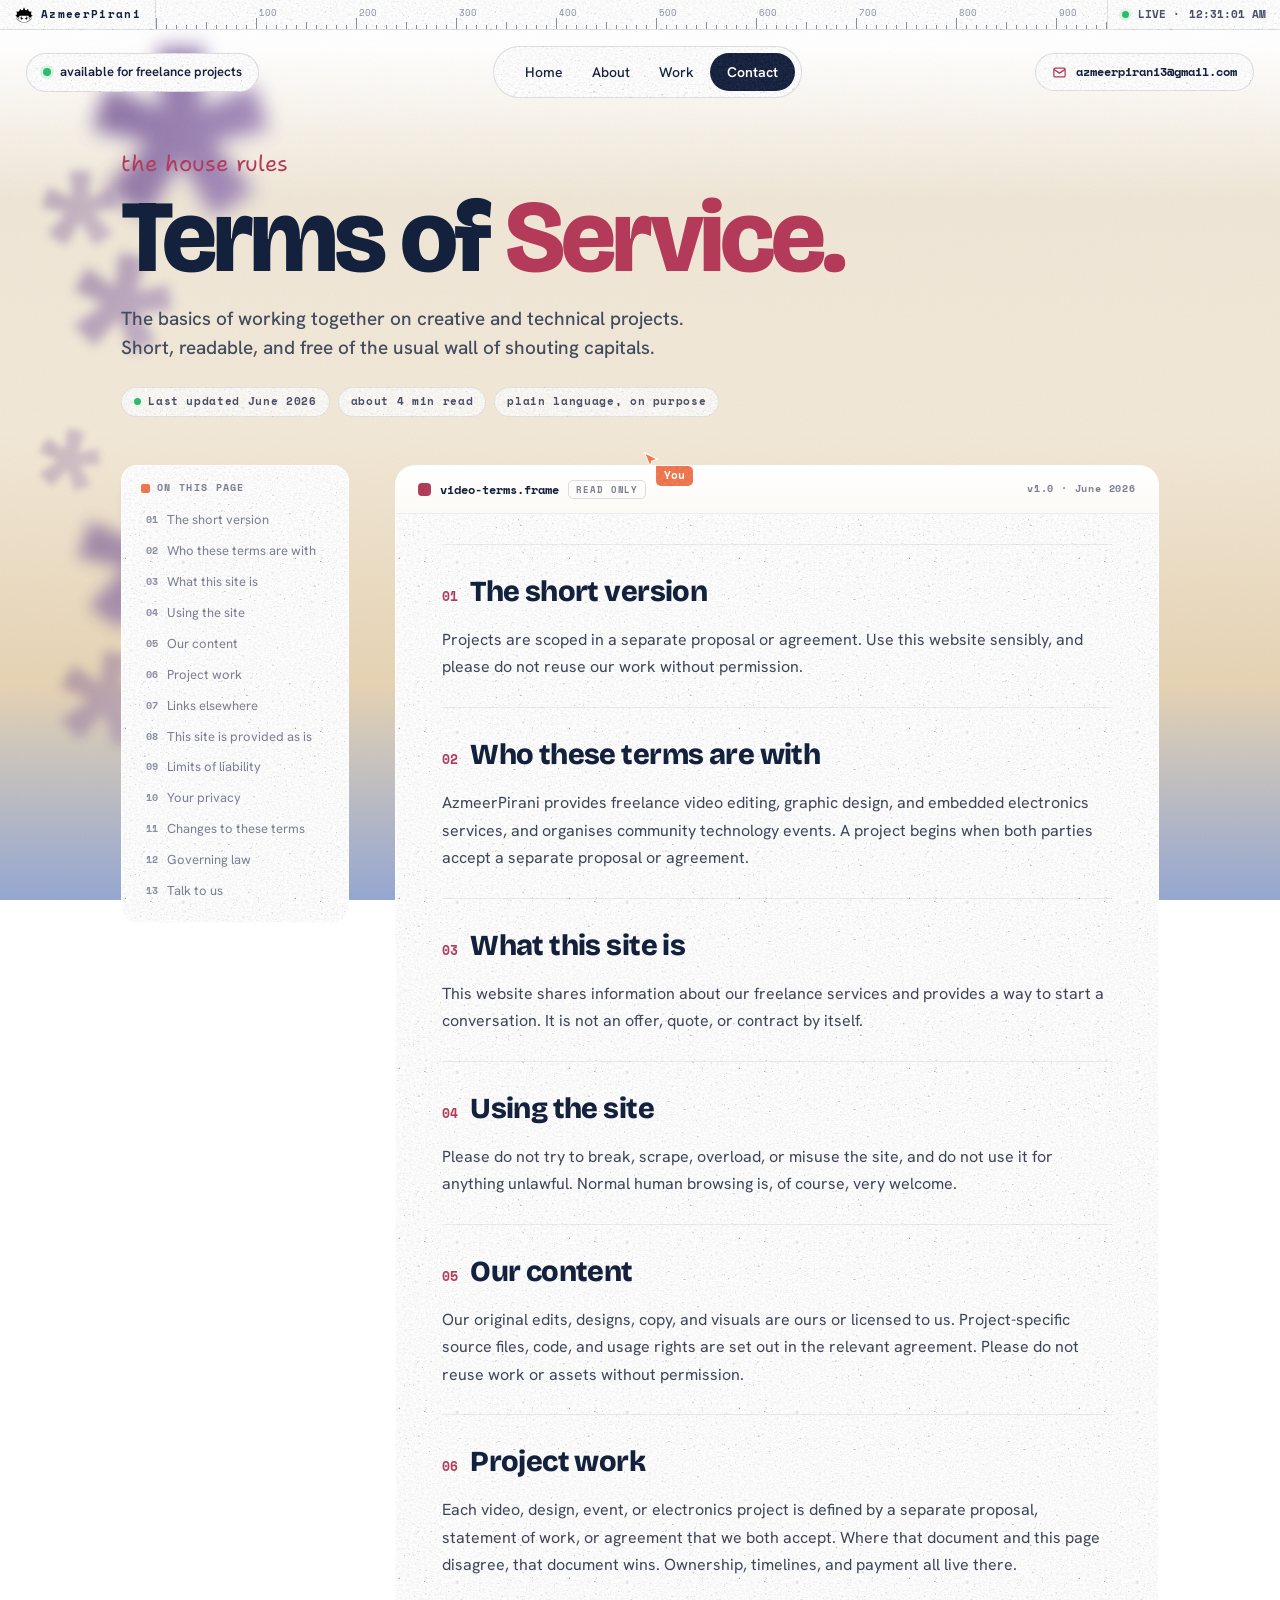
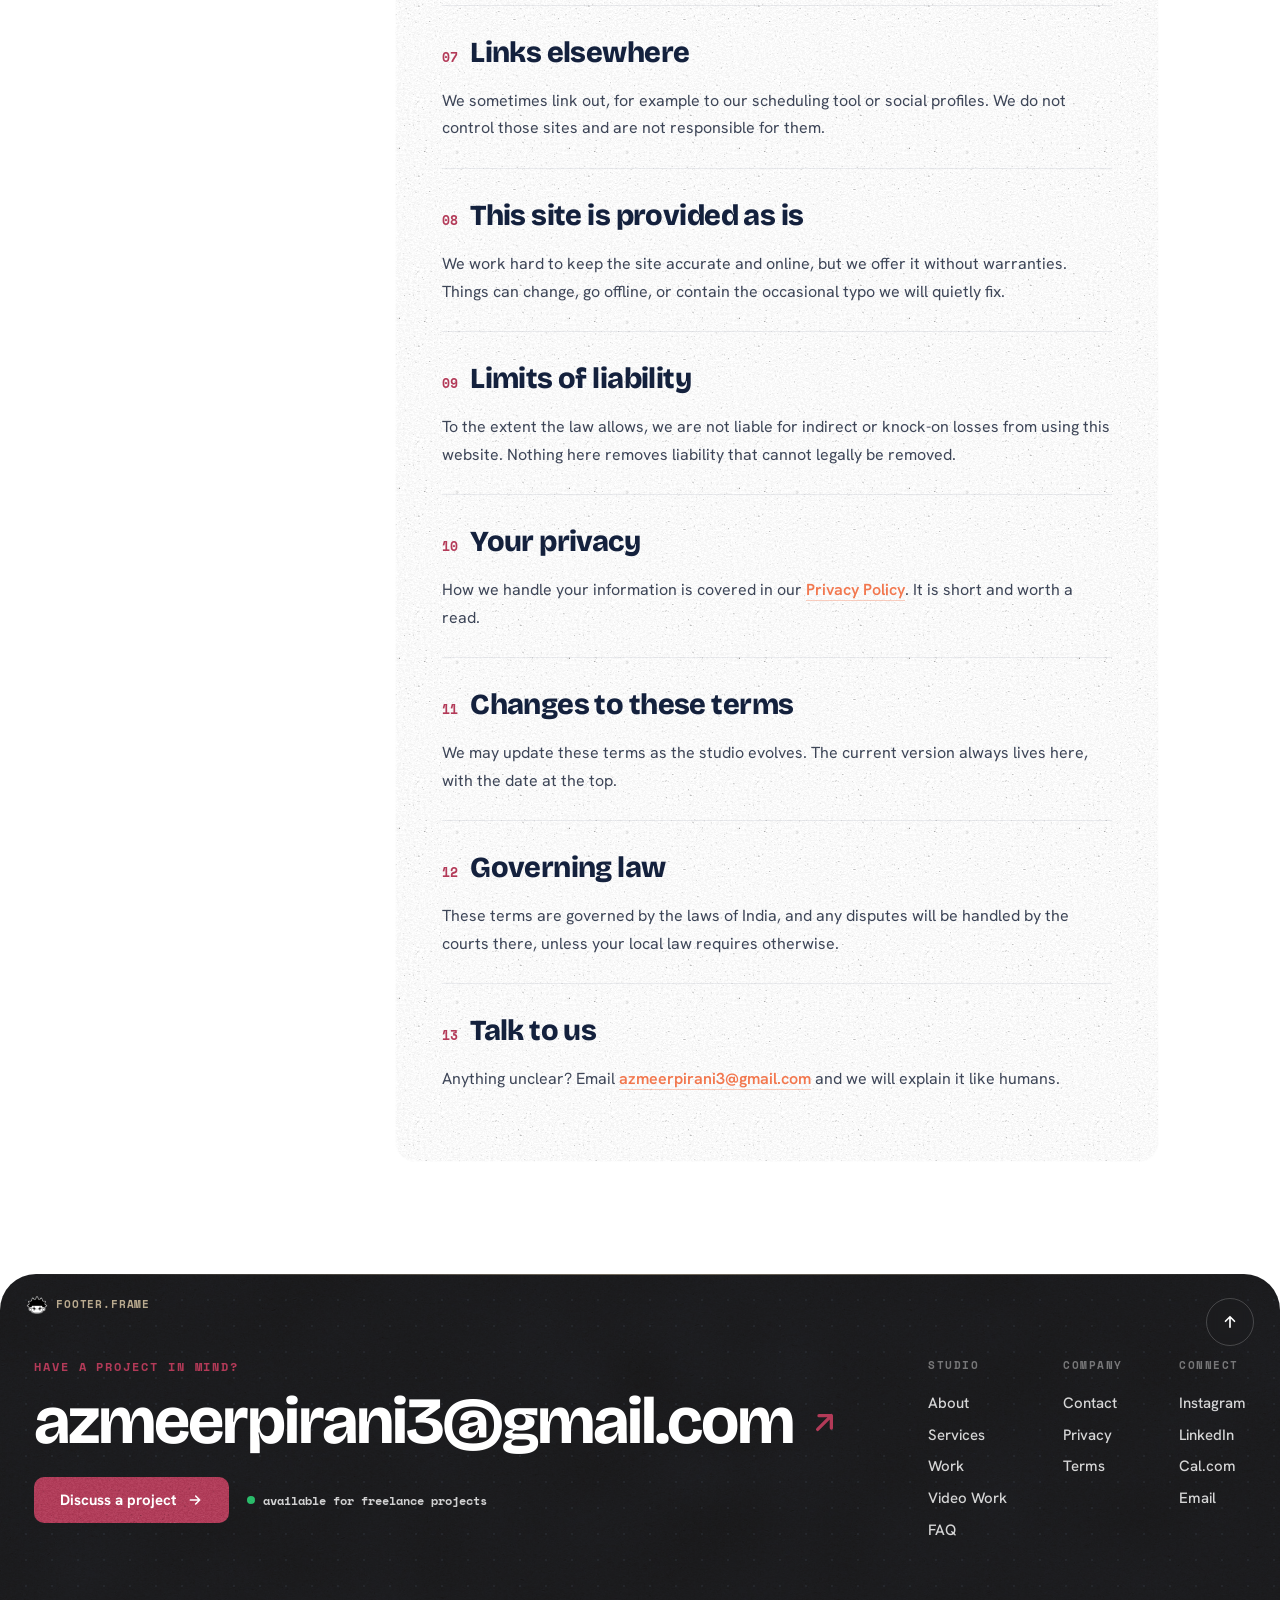
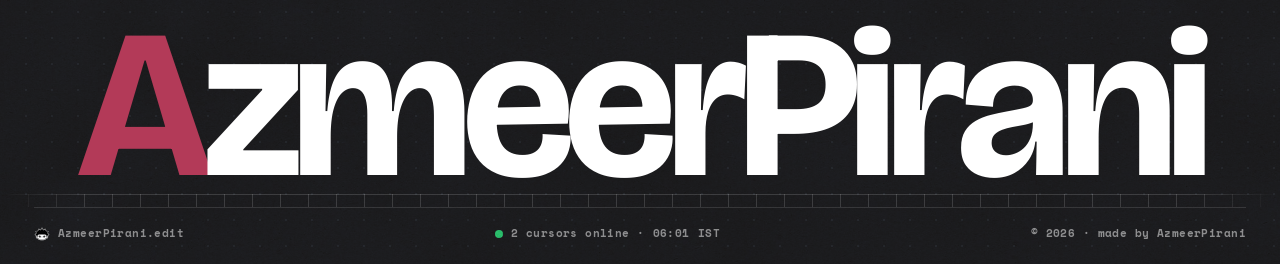
<file: terms.html>
<!doctype html>
<html lang="en">
<head>
<meta charset="utf-8"/>
<meta name="viewport" content="width=device-width, initial-scale=1"/><title>Terms of Service | AzmeerPirani</title><meta name="description" content="Terms for freelance video, design, embedded-electronics, and event projects by AzmeerPirani."><meta name="keywords" content="AzmeerPirani, video editing, graphic design, embedded electronics, freelance projects, portfolio"><meta name="author" content="AzmeerPirani"><meta name="robots" content="index,follow"><meta name="theme-color" content="#F0E5D2"><link rel="canonical" href="https://sudo-aju.github.io/Portfolio/terms.html"><meta property="og:type" content="website"><meta property="og:site_name" content="AzmeerPirani"><meta property="og:title" content="Terms of Service | AzmeerPirani"><meta property="og:description" content="Terms for freelance video, design, embedded-electronics, and event projects by AzmeerPirani."><meta property="og:url" content="https://sudo-aju.github.io/Portfolio/terms.html"><meta property="og:image" content="https://sudo-aju.github.io/Portfolio/assets/media/profile/pfp2.png"><meta property="og:image:type" content="image/webp"><meta property="og:image:alt" content="AzmeerPirani creative and technical portfolio"><meta property="og:locale" content="en_US"><meta name="twitter:card" content="summary_large_image"><meta name="twitter:title" content="Terms of Service | AzmeerPirani"><meta name="twitter:description" content="Terms for freelance video, design, embedded-electronics, and event projects by AzmeerPirani."><meta name="twitter:image" content="https://sudo-aju.github.io/Portfolio/assets/media/profile/pfp2.png"><meta name="twitter:image:alt" content="AzmeerPirani creative and technical portfolio">
<link rel="preconnect" href="https://fonts.googleapis.com">
<link rel="preconnect" href="https://fonts.gstatic.com" crossorigin>
<link href="https://fonts.googleapis.com/css2?family=Bricolage+Grotesque:opsz,wght@12..96,600;12..96,700;12..96,800&family=Hanken+Grotesk:wght@400;500;600;700&family=Space+Mono:wght@400;700&family=Shantell+Sans:wght@500;600&family=Fraunces:ital,opsz,wght,SOFT,WONK@0,9..144,100..900,0..100,0..1;1,9..144,100..900,0..100,0..1&display=swap" rel="stylesheet">
<style>

:root{
  --canvas:#F3EBDD;        /* sky (fallback) */
  --frame:#FFFFFF;
  --ink:#14213D;
  --ink-soft:#4a5068;
  --ink-faint:#7a7f92;
  --brand:#B33A58;
  --brand-deep:#8C2C46;
  --tool:#F2774E;
  --grid:#E6DCCB;
  --line:#14213D12;
  --line-2:#14213D22;
  --soft:#FAF5EC;          /* faint cool panel tint */
  --sh:0 20px 50px -32px rgba(20,33,61,.32);
  --mono:'Space Mono',ui-monospace,monospace;
  --display:'Bricolage Grotesque',sans-serif;
  --body:'Hanken Grotesk',system-ui,sans-serif;
  --hand:'Shantell Sans',cursive;
}
*{box-sizing:border-box;margin:0;padding:0}
html{scroll-behavior:smooth}
body{font-family:var(--body);background:linear-gradient(180deg,#EADBC1 0%,#F0E5D2 40%,#F6F0E6 76%,#FAF7F2 100%);background-attachment:fixed;color:var(--ink);-webkit-font-smoothing:antialiased;overflow-x:clip;line-height:1.45;position:relative}
/* A field of soft stars drifting across the sky */
.sky{position:fixed;inset:0;z-index:0;pointer-events:none;overflow:hidden}
.cloud{position:absolute;left:0;background-repeat:no-repeat;background-size:0 0;background-position:center center;will-change:transform;filter:none}
.cloud::before{content:"";position:absolute;left:50%;top:50%;width:300%;height:300%;transform:translate(-50%,-50%);background-image:inherit;background-repeat:no-repeat;background-size:contain;background-position:center center;pointer-events:none}
.cloud.c1::before,.cloud.c3::before,.cloud.c5::before,.cloud.c7::before,.cloud.c9::before,.cloud.c11::before,.cloud.c13::before,.cloud.c15::before{animation:asterisk-spin-cw 96s linear infinite}.cloud.c2::before,.cloud.c4::before,.cloud.c6::before,.cloud.c8::before,.cloud.c10::before,.cloud.c12::before,.cloud.c14::before{animation:asterisk-spin-ccw 112s linear infinite}@keyframes asterisk-spin-cw{from{transform:translate(-50%,-50%) rotate(0deg)}to{transform:translate(-50%,-50%) rotate(360deg)}}@keyframes asterisk-spin-ccw{from{transform:translate(-50%,-50%) rotate(0deg)}to{transform:translate(-50%,-50%) rotate(-360deg)}}
.cloud.a{background-image:url("data:image/svg+xml,%3Csvg%20xmlns%3D%22http%3A%2F%2Fwww.w3.org%2F2000%2Fsvg%22%20viewBox%3D%220%200%20100%20100%22%3E%3Cdefs%3E%3ClinearGradient%20id%3D%22ray%22%20x1%3D%220%22%20y1%3D%220%22%20x2%3D%221%22%20y2%3D%221%22%3E%3Cstop%20offset%3D%220%25%22%20stop-color%3D%22%236A4A8A%22%2F%3E%3Cstop%20offset%3D%2258%25%22%20stop-color%3D%22%238D70AC%22%2F%3E%3Cstop%20offset%3D%22100%25%22%20stop-color%3D%22%23B9A5D1%22%2F%3E%3C%2FlinearGradient%3E%3Cfilter%20id%3D%22soft%22%20x%3D%22-25%25%22%20y%3D%22-25%25%22%20width%3D%22150%25%22%20height%3D%22150%25%22%3E%3CfeGaussianBlur%20stdDeviation%3D%221.9%22%2F%3E%3C%2Ffilter%3E%3C%2Fdefs%3E%3Ctext%20x%3D%2250%22%20y%3D%2252%22%20text-anchor%3D%22middle%22%20dominant-baseline%3D%22central%22%20font-family%3D%22Benzin-ExtraBold%2C%20sans-serif%22%20font-size%3D%2290%22%20font-weight%3D%22800%22%20fill%3D%22url%28%23ray%29%22%20filter%3D%22url%28%23soft%29%22%3E%2A%3C%2Ftext%3E%3C%2Fsvg%3E")}
.cloud.b{background-image:url("data:image/svg+xml,%3Csvg%20xmlns%3D%22http%3A%2F%2Fwww.w3.org%2F2000%2Fsvg%22%20viewBox%3D%220%200%20100%20100%22%3E%3Cdefs%3E%3ClinearGradient%20id%3D%22ray%22%20x1%3D%220%22%20y1%3D%220%22%20x2%3D%221%22%20y2%3D%221%22%3E%3Cstop%20offset%3D%220%25%22%20stop-color%3D%22%236A4A8A%22%2F%3E%3Cstop%20offset%3D%2258%25%22%20stop-color%3D%22%238D70AC%22%2F%3E%3Cstop%20offset%3D%22100%25%22%20stop-color%3D%22%23B9A5D1%22%2F%3E%3C%2FlinearGradient%3E%3Cfilter%20id%3D%22soft%22%20x%3D%22-25%25%22%20y%3D%22-25%25%22%20width%3D%22150%25%22%20height%3D%22150%25%22%3E%3CfeGaussianBlur%20stdDeviation%3D%221.9%22%2F%3E%3C%2Ffilter%3E%3C%2Fdefs%3E%3Cg%20transform%3D%22rotate%2812%2050%2050%29%22%3E%3Ctext%20x%3D%2250%22%20y%3D%2252%22%20text-anchor%3D%22middle%22%20dominant-baseline%3D%22central%22%20font-family%3D%22Benzin-ExtraBold%2C%20sans-serif%22%20font-size%3D%2290%22%20font-weight%3D%22800%22%20fill%3D%22url%28%23ray%29%22%20filter%3D%22url%28%23soft%29%22%3E%2A%3C%2Ftext%3E%3C%2Fg%3E%3C%2Fsvg%3E")}
@keyframes drift{from{transform:translateX(-42vw)}to{transform:translateX(132vw)}}
.cloud.c1{top:9%;width:440px;height:210px;opacity:.95;animation:drift 70s linear infinite;animation-delay:-8s}
.cloud.c2{top:28%;width:300px;height:110px;opacity:.6;animation:drift 96s linear infinite;animation-delay:-52s}
.cloud.c3{top:44%;width:400px;height:190px;opacity:.82;animation:drift 60s linear infinite;animation-delay:-30s}
.cloud.c4{top:64%;width:240px;height:118px;opacity:.5;animation:drift 110s linear infinite;animation-delay:-74s}
.cloud.c5{top:5%;width:320px;height:150px;opacity:.72;animation:drift 80s linear infinite;animation-delay:-46s}
.cloud.c6{top:52%;width:200px;height:96px;opacity:.46;animation:drift 124s linear infinite;animation-delay:-18s}
.cloud.c7{top:14%;width:340px;height:150px;opacity:.5;animation:drift 88s linear infinite;animation-delay:-22s}
.cloud.c8{top:78%;width:300px;height:130px;opacity:.4;animation:drift 116s linear infinite;animation-delay:-60s}
.cloud.c9{top:3%;width:240px;height:108px;opacity:.46;animation:drift 100s linear infinite;animation-delay:-12s}
@media(max-width:760px){}
.grain{position:fixed;inset:0;z-index:1;pointer-events:none;opacity:.05;background-image:url("data:image/svg+xml,%3Csvg xmlns='http://www.w3.org/2000/svg' width='140' height='140'%3E%3Cfilter id='n'%3E%3CfeTurbulence type='fractalNoise' baseFrequency='0.85' numOctaves='2' stitchTiles='stitch'/%3E%3C/filter%3E%3Crect width='100%25' height='100%25' filter='url(%23n)'/%3E%3C/svg%3E")}
a{color:inherit;text-decoration:none}
img{max-width:100%;display:block}
.mono{font-family:var(--mono);letter-spacing:.04em}
.hand{font-family:var(--hand);font-weight:500}
.wrap{max-width:1280px;margin:0 auto;padding:0 34px;position:relative;z-index:2}
section{position:relative;z-index:2}

.tab{display:inline-flex;align-items:center;gap:8px;font-family:var(--mono);font-size:11px;font-weight:700;letter-spacing:.14em;text-transform:uppercase;color:var(--frame);background:var(--ink);padding:7px 14px 7px 12px;border-radius:9px 9px 0 0}
.tab svg{width:12px;height:12px}

.sel{position:relative}
.sel::after{content:"";position:absolute;inset:-7px;border:1.5px solid var(--tool);border-radius:3px;pointer-events:none;opacity:0;transition:opacity .18s}
.sel .h{position:absolute;width:10px;height:10px;background:var(--frame);border:1.5px solid var(--tool);border-radius:2px;opacity:0;transition:opacity .18s;pointer-events:none;z-index:5}
.sel .h.tl{top:-12px;left:-12px}.sel .h.tr{top:-12px;right:-12px}.sel .h.bl{bottom:-12px;left:-12px}.sel .h.br{bottom:-12px;right:-12px}
.sel.on::after,.sel.on .h,.sel:hover::after,.sel:hover .h{opacity:1}
.sel .dim{position:absolute;bottom:-32px;top:auto;right:-2px;left:auto;transform:none;font-family:var(--mono);font-size:11px;font-weight:700;background:var(--tool);color:#fff;padding:3px 9px;border-radius:5px;white-space:nowrap;opacity:0;transition:opacity .18s;z-index:12;box-shadow:none}
.sel.on .dim,.sel:hover .dim{opacity:1}
/* hero wordmark auto-select signature */
@keyframes selDraw{from{clip-path:inset(0 100% 0 0)}to{clip-path:inset(0 0 0 0)}}
@keyframes hpop{from{opacity:0;transform:scale(.3)}to{opacity:1;transform:scale(1)}}
@keyframes dimIn{from{opacity:0;transform:translateY(5px)}to{opacity:1;transform:none}}
.wordmark.demo::after{opacity:1;animation:selDraw .6s cubic-bezier(.6,.1,.2,1) forwards}
.wordmark.demo .h{animation:hpop .26s cubic-bezier(.3,1.5,.5,1) forwards}
.wordmark.demo .h.tl{animation-delay:.58s}.wordmark.demo .h.tr{animation-delay:.66s}.wordmark.demo .h.bl{animation-delay:.74s}.wordmark.demo .h.br{animation-delay:.82s}
.wordmark.demo .dim{animation:dimIn .3s ease .92s both}

.btn{display:inline-flex;align-items:center;gap:9px;font-family:var(--body);font-weight:600;font-size:15px;padding:14px 22px;border-radius:999px;background:var(--brand);color:#fff;border:none;position:relative;overflow:hidden;isolation:isolate;cursor:pointer;transition:transform .35s cubic-bezier(.2,.85,.25,1),box-shadow .3s,background .2s;box-shadow:none}
.btn:hover{transform:translateY(-2px);background:var(--brand-deep)}
.btn svg{width:16px;height:16px;transition:transform .25s}.btn:hover svg{transform:translateX(3px)}
.btn.ghost{background:transparent;color:var(--ink);border:1.5px solid var(--ink);box-shadow:none}
.btn.ghost:hover{background:var(--ink);color:var(--frame)}

/* RULER */
.ruler{position:fixed;top:0;left:0;right:0;height:30px;z-index:60;background:rgba(255,255,255,.96);border-bottom:1px solid var(--line-2);display:flex;align-items:stretch;font-family:var(--mono)}
.ruler .r-logo{display:flex;align-items:center;gap:7px;padding:0 14px;font-size:11px;font-weight:700;letter-spacing:.12em;border-right:1px solid var(--line-2);white-space:nowrap}
.ruler .r-logo b{width:13px;height:13px;background:var(--brand);border-radius:3px;display:inline-block}
.ruler .ticks{flex:1;position:relative;overflow:hidden}
.ruler .ticks canvas{position:absolute;inset:0;width:100%;height:100%}
.ruler .r-zoom{display:flex;align-items:center;gap:9px;padding:0 14px;font-size:11px;font-weight:700;border-left:1px solid var(--line-2);color:var(--ink-soft);white-space:nowrap}
.ruler .r-zoom .dot{width:7px;height:7px;border-radius:50%;background:#27c06b;box-shadow:0 0 0 3px #27c06b22}

/* NAV */
.topbar{position:fixed;top:46px;left:0;right:0;z-index:55;display:flex;align-items:center;justify-content:space-between;padding:0 26px;pointer-events:none;transition:transform .45s cubic-bezier(.4,0,.2,1)}
.topbar.nav-hidden{transform:translateY(-185%)}
.topbar>*{pointer-events:auto}
.pill{background:var(--frame);border:1px solid var(--line-2);border-radius:999px;box-shadow:none;display:flex;align-items:center}
.status-pill{padding:9px 16px;gap:9px;font-size:13px;font-weight:600}
.status-pill .dot{width:8px;height:8px;border-radius:50%;background:#27c06b;box-shadow:0 0 0 3px #27c06b25;animation:pulse 2.4s infinite}
@keyframes pulse{0%,100%{opacity:1}50%{opacity:.4}}
.nav-pill{padding:6px 6px 6px 18px;gap:3px}
.nav-pill a{font-size:14px;font-weight:500;color:var(--ink);padding:8px 13px;border-radius:999px;transition:background .15s,color .15s;position:relative;overflow:hidden}
.nav-pill a:hover{background:var(--soft)}
.nav-pill a.active{color:var(--brand)}
.nav-pill .cta{background:var(--ink);color:var(--frame);padding:9px 17px;font-weight:600}
.nav-pill .cta:hover{background:var(--brand)}
.mail-pill{padding:9px 16px;gap:9px;font-family:var(--mono);font-size:12px;font-weight:700}
.mail-pill svg{width:15px;height:15px;color:var(--brand)}
.nav-pill a .navtxt{display:inline-block;transition:transform .34s cubic-bezier(.5,0,.12,1)}
.nav-pill a::after{content:attr(data-t);position:absolute;inset:0;display:flex;align-items:center;justify-content:center;transform:translateY(118%);transition:transform .34s cubic-bezier(.5,0,.12,1);font:inherit;color:inherit;pointer-events:none}
.nav-pill a:hover .navtxt{transform:translateY(-128%)}
.nav-pill a:hover::after{transform:translateY(0)}
@media(max-width:1080px){.status-pill,.mail-pill{display:none}.topbar{justify-content:center}}
@media(max-width:680px){.nav-pill{padding:5px;overflow-x:auto;max-width:94vw}.nav-pill a:not(.cta):not(.home):not(.video-work-link){display:none}}

/* CURSOR */
.cursor-layer{position:fixed;inset:0;pointer-events:none;z-index:90;display:none}
@media(pointer:fine){.cursor-layer{display:block}}
.fcursor{position:absolute;top:0;left:0;will-change:transform}
.fcursor svg{width:22px;height:22px;filter:none;transition:transform .15s}
.fcursor .name{position:absolute;left:16px;top:16px;font-family:var(--mono);font-size:11px;font-weight:700;color:#fff;padding:2px 8px;border-radius:5px;border-top-left-radius:0;white-space:nowrap;transition:background .15s;box-shadow:none}
.fcursor.lbl-left .name{left:auto;right:14px;top:14px;border-top-left-radius:5px;border-top-right-radius:0}
.fcursor.hot svg{transform:scale(1.25)}

/* HERO */
.hero{padding:150px 0 44px;text-align:center;min-height:92vh;display:flex;flex-direction:column;justify-content:center;position:relative;perspective:1200px;z-index:1}
.hero-bg{position:absolute;inset:0;z-index:0;overflow:hidden;-webkit-mask-image:linear-gradient(to bottom,#000 0%,#000 80%,transparent 100%);mask-image:linear-gradient(to bottom,#000 0%,#000 80%,transparent 100%)}
.hb-base{position:absolute;inset:0;background:linear-gradient(180deg,#F8F4EB 0%,#FCFAF6 46%,#F7F2E8 100%)}
.hb-grid{position:absolute;inset:-2px;background-image:linear-gradient(0deg,rgba(242,119,78,.06) 1px,transparent 1px),linear-gradient(90deg,rgba(242,119,78,.06) 1px,transparent 1px),radial-gradient(circle,rgba(20,33,61,.10) 1.1px,transparent 1.3px);background-size:120px 120px,120px 120px,30px 30px;background-position:center;-webkit-mask-image:radial-gradient(130% 108% at 50% 42%,#000 56%,transparent 100%);mask-image:radial-gradient(130% 108% at 50% 42%,#000 56%,transparent 100%)}
.hb-glow{position:absolute;inset:0;background:radial-gradient(48% 42% at 50% 47%,rgba(255,255,255,.82),rgba(255,255,255,0) 72%)}
.hb-grain{position:absolute;inset:0;opacity:.045;mix-blend-mode:overlay;background-image:url("data:image/svg+xml,%3Csvg xmlns='http://www.w3.org/2000/svg' width='160' height='160'%3E%3Cfilter id='n'%3E%3CfeTurbulence type='fractalNoise' baseFrequency='0.9' numOctaves='2' stitchTiles='stitch'/%3E%3C/filter%3E%3Crect width='100%25' height='100%25' filter='url(%23n)'/%3E%3C/svg%3E");background-size:160px 160px}
.hb-art{position:absolute;inset:0;font-family:var(--mono)}
.art{position:absolute;animation:floaty 7s ease-in-out infinite alternate;will-change:transform}
.art .card{transform:rotate(var(--r,0deg))}
.hb-art .card{background:#fff;border:1px solid var(--line-2);border-radius:13px;box-shadow:none}
.hb-art .cap{font-family:var(--mono);font-size:10.5px;letter-spacing:.04em;color:var(--ink-faint);text-transform:uppercase}
.hb-art .cap b{color:var(--brand)}
.a-tab{top:6.5%;left:50%}
.a-tab .card{--r:0deg;display:flex;align-items:center;gap:7px;padding:6px 13px;border-radius:22px;font-size:11px;color:var(--ink-soft)}
.a-tab .card b{color:var(--ink)}
.a-tab .dot{width:7px;height:7px;border-radius:50%;background:var(--tool)}
.a-pal{top:12.5%;left:4%}
.a-pal .card{--r:-5deg;width:150px;padding:11px 12px}
.a-pal .sw{display:flex;gap:6px;margin-top:9px}
.a-pal .sw i{width:100%;height:26px;border-radius:6px;border:1px solid #0000000f}
.a-comp{top:12.5%;right:4.5%}
.a-comp .card{--r:4deg;width:174px;padding:12px}
.a-comp .mini{margin-top:9px;background:var(--brand);color:#fff;font-family:var(--display);font-weight:700;font-size:12.5px;text-align:center;padding:8px;border-radius:8px}
.a-comp .tgl{margin-top:9px;width:38px;height:20px;border-radius:20px;background:var(--tool);position:relative}
.a-comp .tgl span{position:absolute;top:2px;right:2px;width:16px;height:16px;border-radius:50%;background:#fff}
.a-layers{top:25%;left:3%}
.a-layers .card{--r:-3deg;width:154px;padding:9px}
.a-layers .lr{display:flex;align-items:center;gap:8px;padding:5px 4px;font-family:var(--mono);font-size:10.5px;color:var(--ink-soft)}
.a-layers .lr i{width:11px;height:11px;border-radius:3px;border:1.5px solid var(--tool)}
.a-layers .lr.sel{color:var(--ink);font-weight:700}
.a-layers .lr.sel i{background:var(--tool)}
.a-chart{top:24%;right:3%}
.a-chart .card{--r:-4deg;width:150px;padding:12px}
.a-chart .bars{display:flex;align-items:flex-end;gap:6px;height:48px;margin-top:11px}
.a-chart .bars span{flex:1;background:linear-gradient(180deg,var(--tool),#ECDEC6);border-radius:4px 4px 0 0}
.a-chart .bars span:last-child{background:linear-gradient(180deg,var(--brand),#D68A9C)}
.a-site{bottom:14%;left:3.5%}
.a-site .card{--r:4deg;width:196px;padding:0;overflow:hidden}
.a-site .bar{display:flex;align-items:center;gap:5px;padding:8px 10px;border-bottom:1px solid var(--line)}
.a-site .bar i{width:7px;height:7px;border-radius:50%;background:#ECE5D9}
.a-site .url{margin-left:6px;font-size:9.5px;color:var(--ink-faint);background:var(--soft);padding:2px 8px;border-radius:20px}
.a-site .shot{padding:12px}
.a-site .sh-hero{height:40px;border-radius:7px;background:linear-gradient(120deg,var(--tool),#E5D2B0)}
.a-site .ln{height:7px;border-radius:4px;background:#F2EDE4;margin-top:8px}
.a-site .ln.s{width:62%}
.a-type{bottom:16%;left:27%}
.a-type .card{--r:4deg;width:118px;padding:12px 12px 10px;text-align:center}
.a-type .aa{font-family:var(--display);font-weight:800;font-size:46px;line-height:.9;color:var(--ink)}
.a-type .cap{margin-top:6px}
.a-pen{bottom:13%;right:5%;width:188px;height:120px}
.a-pen .card{--r:0deg;width:100%;height:100%;padding:10px;display:flex;align-items:center;justify-content:center}
.a-zoom{bottom:7.5%;left:50%}
.a-zoom .card{--r:0deg;padding:6px 13px;border-radius:22px;font-size:11px;color:var(--ink-soft)}
.a-zoom .card b{color:var(--ink)}
@keyframes floaty{from{transform:translateY(-7px)}to{transform:translateY(7px)}}
@keyframes floatyC{from{transform:translate(-50%,-6px)}to{transform:translate(-50%,6px)}}
.a-tab,.a-zoom{transform:translateX(-50%);animation-name:floatyC}
.a-pal{animation-duration:7.6s}.a-comp{animation-duration:6.7s;animation-delay:-1s}.a-layers{animation-duration:8.2s;animation-delay:-3s}.a-chart{animation-duration:7.9s;animation-delay:-1.6s}.a-site{animation-duration:8.6s;animation-delay:-2.4s}.a-type{animation-duration:7.1s;animation-delay:-4s}.a-pen{animation-duration:9s;animation-delay:-2.7s}.a-tab{animation-duration:6.9s}.a-zoom{animation-duration:7.7s;animation-delay:-1.2s}
@media (max-width:980px){.hb-art{display:none}}
@media (prefers-reduced-motion:reduce){.art{animation:none!important}.a-tab,.a-zoom{transform:translateX(-50%)!important}}
.pl{position:absolute;inset:0;will-change:transform}
.hb-art .art{opacity:0;transition:opacity .7s ease;transition-delay:var(--d,0s)}
.hb-art.lit .art{opacity:1}
.hb-art.lit .pl-far .art{opacity:.94}
.hb-art .card{box-shadow:0 1px 0 rgba(255,255,255,.55) inset}
.hb-vig{position:absolute;inset:0;background:radial-gradient(140% 120% at 50% 44%,transparent 58%,rgba(20,33,61,.07) 100%)}
.hb-spot{position:absolute;inset:0;opacity:0;transition:opacity .5s ease;background:radial-gradient(260px 260px at var(--mx,50%) var(--my,42%),rgba(242,119,78,.08),transparent 70%)}
.a-guideV{top:34%;right:7.5%;width:0;height:150px;border-left:1px dashed rgba(242,119,78,.5)}
.a-guideH{bottom:26%;left:37%;width:152px;height:0;border-top:1px dashed rgba(242,119,78,.5)}
.g-tag{position:absolute;font-family:var(--mono);font-size:9.5px;color:var(--tool);background:#fff;padding:1px 6px;border-radius:5px;border:1px solid var(--line-2);white-space:nowrap}
.a-guideV .g-tag{top:50%;left:7px;transform:translateY(-50%)}
.a-guideH .g-tag{left:50%;top:6px;transform:translateX(-50%)}
.a-cur{top:17%;left:21%}
.a-cur svg{width:22px;height:22px;display:block;filter:none}
.a-cur .cur-tag{position:absolute;top:18px;left:15px;background:var(--tool);color:#fff;font-family:var(--mono);font-size:10px;font-weight:700;padding:2px 8px;border-radius:6px;white-space:nowrap}
.da{border-radius:50%;border:2px solid var(--tool)}
.da1{width:14px;height:14px;top:62%;left:17%}
.pa{color:var(--brand);font-family:var(--mono);font-weight:700;font-size:17px;line-height:1}
.pa::before{content:'+'}
.pa1{top:20%;right:25%}
.hb-art.lit .da,.hb-art.lit .pa{opacity:.5}
.a-tab{--d:0s}.a-cur{--d:.16s}.a-pal{--d:.06s}.a-comp{--d:.12s}.a-layers{--d:.18s}.a-chart{--d:.24s}.a-site{--d:.3s}.a-type{--d:.36s}.a-pen{--d:.42s}.a-zoom{--d:.46s}.a-guideV{--d:.3s}.a-guideH{--d:.34s}.da1{--d:.4s}.pa1{--d:.26s}
.a-chart .bars span{transform-origin:bottom}






.pen-draw{stroke-dasharray:430;stroke-dashoffset:430}

@keyframes barGrow{from{transform:scaleY(0)}to{transform:scaleY(1)}}
@keyframes penDraw{to{stroke-dashoffset:0}}
@media (max-width:980px){.hb-vig,.hb-spot{display:none}}

.hb-art{z-index:2}
.hb-wires{position:absolute;inset:0;z-index:1;pointer-events:none;-webkit-mask-image:radial-gradient(34% 30% at 50% 52%,transparent 0 55%,#000 100%);mask-image:radial-gradient(34% 30% at 50% 52%,transparent 0 55%,#000 100%)}
.hb-wires path{fill:none;stroke-width:1.2;vector-effect:non-scaling-stroke;stroke-dasharray:4 10;stroke-linecap:round;stroke:rgba(242,119,78,.32);animation:flow 1.5s linear infinite}
.hb-wires .w2{stroke:rgba(179,58,88,.3);animation-duration:2s}
.hb-wires .w3{animation-duration:1.7s}.hb-wires .w4{animation-duration:2.3s}.hb-wires .w5{stroke:rgba(179,58,88,.26);animation-duration:1.35s}.hb-wires .w6{animation-duration:1.9s}
@keyframes flow{to{stroke-dashoffset:-28}}
.hb-gridlit{position:absolute;inset:-2px;z-index:0;background-image:radial-gradient(circle,rgba(242,119,78,.85) 1.5px,transparent 1.7px);background-size:30px 30px;background-position:center;opacity:0;transition:opacity .35s ease;-webkit-mask-image:radial-gradient(190px 190px at var(--mx,50%) var(--my,42%),#000 0%,transparent 72%);mask-image:radial-gradient(190px 190px at var(--mx,50%) var(--my,42%),#000 0%,transparent 72%)}
.hero-bg.cursoron .hb-gridlit{opacity:1}
.hero-bg.cursoron .hb-spot{opacity:1}
.a-type .aa{animation:aaBreath 4.6s ease-in-out infinite}
@keyframes aaBreath{0%,100%{font-variation-settings:'opsz' 48,'wght' 280}50%{font-variation-settings:'opsz' 48,'wght' 800}}
.hb-art.lit .a-chart .bars span{animation:barPulse 2.4s ease-in-out infinite;transform-origin:bottom}
.hb-art.lit .a-chart .bars span:nth-child(2){animation-delay:.18s}.hb-art.lit .a-chart .bars span:nth-child(3){animation-delay:.36s}.hb-art.lit .a-chart .bars span:nth-child(4){animation-delay:.54s}.hb-art.lit .a-chart .bars span:nth-child(5){animation-delay:.72s}
@keyframes barPulse{0%,100%{transform:scaleY(.72)}50%{transform:scaleY(1)}}
.hb-art.lit .pen-draw{animation:penLoop 4.6s ease-in-out infinite}
@keyframes penLoop{0%{stroke-dashoffset:430}45%,55%{stroke-dashoffset:0}100%{stroke-dashoffset:430}}
.a-comp .tgl{animation:tglBg 3.4s ease-in-out infinite}
.a-comp .tgl span{animation:tglMove 3.4s ease-in-out infinite}
@keyframes tglBg{0%,40%,100%{background:var(--tool)}50%,90%{background:#E5DBCB}}
@keyframes tglMove{0%,40%,100%{transform:translateX(0)}50%,90%{transform:translateX(-18px)}}
.a-comp .mini{animation:press 3.4s ease-in-out infinite}
@keyframes press{0%,44%,56%,100%{transform:scale(1)}50%{transform:scale(.95)}}
.a-pal .sw i{animation:swSh 3.2s ease-in-out infinite}
.a-pal .sw i:nth-child(2){animation-delay:.22s}.a-pal .sw i:nth-child(3){animation-delay:.44s}.a-pal .sw i:nth-child(4){animation-delay:.66s}
@keyframes swSh{0%,100%{transform:translateY(0)}50%{transform:translateY(-4px)}}
.a-site .sh-hero{background:linear-gradient(120deg,var(--tool),#E5D2B0,var(--tool));background-size:220% 100%;animation:slide 5s linear infinite}
@keyframes slide{to{background-position:-220% 0}}
.a-layers .lr.sel i{animation:blink 1.9s ease-in-out infinite}
@keyframes blink{0%,100%{box-shadow:0 0 0 0 transparent}50%{box-shadow:0 0 0 5px rgba(242,119,78,0)}}
@media (prefers-reduced-motion:reduce){.pl,.hb-grid{transform:none!important}.hb-art .art{opacity:1!important;transition:none}.hb-art.lit .pl-far .art{opacity:.94}.hb-art.lit .da,.hb-art.lit .pa{opacity:.5}.hb-art *,.hb-wires path,.a-type .aa{animation:none!important}.pen-draw{stroke-dashoffset:0}.hb-gridlit{display:none}}
.hero .clock{display:inline-flex;align-items:center;gap:10px;font-family:var(--mono);font-size:12px;font-weight:700;letter-spacing:.1em;color:var(--ink);background:rgba(255,255,255,.6);backdrop-filter:blur(10px);border:1px solid var(--line-2);padding:7px 8px 7px 14px;border-radius:999px;margin-bottom:28px;box-shadow:none}
.hero .clock .cdot{width:7px;height:7px;border-radius:50%;background:var(--brand);box-shadow:0 0 0 4px rgba(179,58,88,.16);animation:pulse 2.4s infinite}
.hero .clock .cz{color:var(--ink-faint);font-size:10px;letter-spacing:.14em;border-left:1px solid var(--line-2);padding:0 8px 0 10px}
.hero .we{font-family:var(--hand);font-size:24px;font-weight:600;color:var(--ink);margin-bottom:2px}


.wordmark-wrap{display:flex;justify-content:center;margin:2px 0 18px}
.wordmark{font-family:'Fraunces',var(--display),serif;font-weight:420;line-height:1.05;letter-spacing:.03em;word-spacing:.05em;font-size:clamp(54px,12vw,156px);font-variation-settings:'opsz' 144,'SOFT' 0,'WONK' 1;padding:10px 24px;position:relative;transition:transform .18s ease-out;transform-style:preserve-3d;color:var(--ink)}
.wordmark .lho{color:transparent;-webkit-text-stroke:1.6px var(--ink);text-stroke:1.6px var(--ink)}
.wordmark .lha{color:transparent;-webkit-text-stroke:1.6px var(--ink);background:linear-gradient(100deg,var(--ink) 50%,transparent 50%);-webkit-background-clip:text;background-clip:text}
.wordmark .lwo{color:transparent;-webkit-text-stroke:1.6px var(--brand);background:linear-gradient(100deg,var(--brand) 50%,transparent 50%);-webkit-background-clip:text;background-clip:text}
.wordmark .lhb{color:transparent;-webkit-text-stroke:1.6px var(--ink);background:linear-gradient(100deg,transparent 50%,var(--ink) 50%);-webkit-background-clip:text;background-clip:text}
.wordmark .lor{color:var(--brand)}
.wordmark .loh{color:transparent;-webkit-text-stroke:1.6px var(--brand);background:linear-gradient(100deg,var(--brand) 50%,transparent 50%);-webkit-background-clip:text;background-clip:text}
.wordmark .o{color:var(--brand);font-style:italic;font-size:1.05em;display:inline-block;transform:translateZ(34px);font-variation-settings:'opsz' 144,'WONK' 1}
.hero .avail{display:inline-flex;align-items:center;gap:9px;font-family:var(--mono);font-size:12px;font-weight:700;letter-spacing:.14em;text-transform:uppercase;color:var(--ink-soft);margin-bottom:26px}
.hero .avail .dot{width:9px;height:9px;border-radius:50%;background:#27c06b;box-shadow:0 0 0 3px #27c06b22}
.hero .tagline{font-family:var(--body);font-weight:500;font-size:clamp(16px,1.85vw,20px);color:var(--ink-soft);max-width:33ch;margin:52px auto 32px;line-height:1.5}
.tagline .ser{font-family:'Fraunces',serif;font-style:italic;font-weight:500;font-variation-settings:'opsz' 40,'wght' 520,'SOFT' 20,'WONK' 0;color:var(--ink)}
.hero .tagline .tw{color:var(--brand);border-right:2px solid var(--brand);padding-right:2px}
.hero-actions{display:flex;gap:14px;justify-content:center;flex-wrap:wrap}
.float{position:absolute;z-index:3;translate:var(--px,0) var(--py,0);transition:translate .3s cubic-bezier(.2,.7,.2,1)}
.tape{font-family:var(--hand);font-weight:600;font-size:15px;background:var(--frame);padding:8px 16px;border-radius:4px;box-shadow:none;border:1px solid var(--line-2);display:inline-block}
.tape.y{background:#F3E6EA}
.tape-1{top:180px;left:8%;transform:rotate(-7deg)}
.tape-2{top:194px;right:9%;transform:rotate(6deg)}
.pin-tag{font-family:var(--mono);font-size:11px;font-weight:700;letter-spacing:.1em;text-transform:uppercase;background:var(--ink);color:var(--frame);padding:8px 14px;border-radius:999px;display:inline-flex;align-items:center;gap:7px;box-shadow:none}
.pin-tag.orange{background:var(--brand)}
.tag-role{bottom:23%;left:6%;transform:rotate(-3deg)}
.tag-loc{bottom:27%;right:7%;transform:rotate(3deg)}
@media(max-width:880px){.float{display:none}}

/* MARQUEE */
.marquee{border-top:1px solid var(--line-2);border-bottom:1px solid var(--line-2);background:rgba(255,255,255,.5);backdrop-filter:blur(6px);overflow:hidden;padding:18px 0;position:relative;z-index:2}
.marquee .track{display:flex;gap:60px;width:max-content;animation:scroll 26s linear infinite}
.marquee:hover .track{animation-play-state:paused}
.marquee .item{font-family:var(--display);font-weight:600;font-size:26px;display:flex;align-items:center;gap:60px;opacity:.5;white-space:nowrap}
.marquee .item::after{content:"✦";color:var(--brand);font-size:16px}
@keyframes scroll{to{transform:translateX(-50%)}}
.marquee .lbl{position:absolute;top:50%;left:34px;transform:translateY(-50%);z-index:3;font-family:var(--mono);font-size:10px;font-weight:700;letter-spacing:.14em;text-transform:uppercase;color:var(--ink-faint);background:var(--frame);padding:4px 10px;border:1px solid var(--line-2);border-radius:6px}
@media(max-width:760px){.marquee .lbl{display:none}}

/* SECTION HEADS */
.sec-head{text-align:center;margin-bottom:56px}
.sec-head .scribble{font-family:var(--hand);font-size:21px;color:var(--brand);margin-bottom:6px;display:inline-block}
.sec-head h2{font-family:var(--display);font-weight:700;font-size:clamp(40px,6.2vw,78px);letter-spacing:-.02em;line-height:.93;text-transform:uppercase}
.sec-head .note{display:table;max-width:100%;margin:16px auto 0;background:#F3E6EA;font-weight:500;font-size:14px;padding:9px 16px;border-radius:6px;text-align:center;transform:rotate(-1.2deg);box-shadow:none}

/* ABOUT bento */
.about{padding:60px 0 90px}
.bento{display:grid;grid-template-columns:repeat(12,1fr);grid-auto-rows:minmax(150px,auto);gap:18px}
.cell{background:var(--frame);border:1px solid var(--line-2);border-radius:18px;padding:24px;position:relative;box-shadow:none;transition:transform .25s,box-shadow .25s}
.cell:hover{transform:translateY(-4px);box-shadow:none}
.cell .clbl{position:absolute;top:13px;right:14px;font-family:var(--mono);font-size:9px;font-weight:700;letter-spacing:.12em;color:var(--ink-faint)}
.c-stmt{grid-column:span 7;grid-row:span 2;display:flex;flex-direction:column;justify-content:space-between;padding:clamp(36px,2.9vw,50px)}
.c-stmt .boxed{display:inline-block;align-self:flex-start;font-family:var(--hand);font-size:18px;border:1.5px solid var(--ink);padding:6px 16px;border-radius:8px;margin-bottom:20px}
.c-stmt p{font-family:var(--body);font-weight:500;font-size:clamp(21px,2.4vw,33px);line-height:1.3;letter-spacing:-.005em;color:var(--ink)}
.c-stmt p em{font-style:normal;font-weight:600;color:var(--brand)}
.c-stats{grid-column:span 5;display:flex;flex-direction:column;justify-content:center;background:var(--ink);color:var(--frame)}
.c-stats .clbl{color:#ffffff66}
.stat-row{display:flex;justify-content:space-between;align-items:baseline;padding:9px 0;border-bottom:1px solid #ffffff1a}
.stat-row:last-child{border-bottom:none}
.stat-row .num{font-family:var(--display);font-weight:700;font-size:34px;letter-spacing:-.03em}
.stat-row .num .u{color:var(--brand)}
.stat-row .cap{font-family:var(--mono);font-size:11px;font-weight:700;letter-spacing:.06em;text-transform:uppercase;color:#ADB1B9;text-align:right;max-width:120px}
.c-skills{grid-column:span 5;display:flex;flex-direction:column;justify-content:center}
.c-skills .chips{display:flex;flex-wrap:wrap;gap:9px;margin-top:6px}
.chip{display:inline-flex;align-items:center;gap:8px;border:1.5px solid var(--ink);border-radius:999px;padding:8px 14px;font-weight:600;font-size:14px;transition:background .15s,color .15s,border-color .15s}
.chip i{width:18px;height:18px;display:grid;place-items:center}.chip i svg{width:16px;height:16px}
.chip:hover{background:var(--brand);color:#fff;border-color:var(--brand)}
.c-photo{grid-column:span 4;padding:0;overflow:hidden}
.c-photo .ph{height:100%;min-height:190px;background:linear-gradient(135deg,#F7F2E8,#F2774E33),radial-gradient(circle at 70% 30%,#B33A5830,transparent 60%);position:relative;display:grid;place-items:center}
.c-photo .play{width:52px;height:52px;border-radius:50%;background:#fff;display:grid;place-items:center;box-shadow:none;transition:transform .25s}
.c-photo:hover .play{transform:scale(1.1)}
.c-photo .play svg{width:20px;height:20px;color:var(--brand);margin-left:2px}
.c-photo .cap{position:absolute;bottom:12px;left:14px;font-family:var(--hand);font-size:16px;color:#fff;text-shadow:none}
.c-now{grid-column:span 4;display:flex;flex-direction:column;justify-content:center;gap:12px}
.c-now .label{font-family:var(--mono);font-size:10px;font-weight:700;letter-spacing:.12em;text-transform:uppercase;color:var(--ink-faint)}
.c-now .nbig{font-family:var(--display);font-weight:700;font-size:20px;line-height:1.05}
.c-now .tools{display:flex;gap:7px;flex-wrap:wrap}
.c-now .tchip{font-family:var(--mono);font-size:11px;font-weight:700;padding:5px 10px;border-radius:7px;background:var(--soft);border:1px solid var(--line-2)}
.c-now .eq{display:flex;gap:4px;align-items:flex-end;height:20px}
.c-now .eq span{width:4px;background:var(--brand);border-radius:2px;animation:eq 1s ease-in-out infinite}
.c-now .eq span:nth-child(2){animation-delay:.2s}.c-now .eq span:nth-child(3){animation-delay:.4s}.c-now .eq span:nth-child(4){animation-delay:.1s}.c-now .eq span:nth-child(5){animation-delay:.3s}
@keyframes eq{0%,100%{height:5px}50%{height:20px}}
.c-quote{grid-column:span 4;display:flex;flex-direction:column;justify-content:center}
.c-quote .stars{color:var(--brand);font-size:14px;letter-spacing:3px;margin-bottom:10px}
.c-quote .q{font-family:var(--display);font-weight:600;font-size:17px;line-height:1.35}
.c-quote .by{display:flex;align-items:center;gap:9px;margin-top:14px}
.c-quote .by .av{width:28px;height:28px;border-radius:50%;background:linear-gradient(135deg,var(--brand),var(--tool));color:#fff;display:grid;place-items:center;font-family:var(--display);font-weight:700;font-size:12px}
.c-quote .by .bn{font-family:var(--mono);font-size:11px;font-weight:700;color:var(--ink-faint);letter-spacing:.05em}
@media(max-width:900px){.bento{grid-template-columns:repeat(6,1fr)}.c-stmt{grid-column:span 6;grid-row:auto}.c-stats,.c-skills{grid-column:span 6}.c-photo,.c-now,.c-quote{grid-column:span 2}}
@media(max-width:620px){.bento{grid-template-columns:1fr}.cell{grid-column:auto!important}}

/* PROCESS | slack thread */
.process{padding:80px 0}
.thread{max-width:780px;margin:0 auto;background:var(--frame);border:1px solid var(--line-2);border-radius:18px;box-shadow:none;overflow:hidden;position:relative}
.thread .t-tab{position:absolute;top:-29px;left:0;z-index:3}
.t-head{display:flex;align-items:center;justify-content:space-between;padding:16px 22px;border-bottom:1px solid var(--line-2);background:var(--soft)}
.t-head .ch{display:flex;align-items:center;gap:10px;font-weight:700;font-size:15px}
.t-head .ch .hash{color:var(--ink-faint);font-family:var(--mono)}
.t-head .on{display:flex;align-items:center;gap:8px;font-family:var(--mono);font-size:11px;font-weight:700;color:var(--ink-soft)}
.t-head .on .av{width:22px;height:22px;border-radius:50%;border:2px solid var(--frame);font-family:var(--display);font-size:10px;font-weight:700;color:#fff;display:grid;place-items:center}
.t-head .avs{display:flex}.t-head .avs .av+.av{margin-left:-8px}
.t-head .grn{width:8px;height:8px;border-radius:50%;background:#27c06b}
.t-body{padding:24px 26px 30px;display:flex;flex-direction:column;gap:18px}
.step-div{display:flex;align-items:center;gap:12px;margin:8px 0 2px}
.step-div::before,.step-div::after{content:"";height:1px;background:linear-gradient(90deg,transparent,rgba(179,58,88,.35));flex:1}.step-div::after{background:linear-gradient(90deg,rgba(179,58,88,.35),transparent)}
.step-div span{font-family:var(--mono);font-size:10.5px;font-weight:700;letter-spacing:.14em;text-transform:uppercase;color:var(--brand);white-space:nowrap}
.msg{display:flex;gap:12px;align-items:flex-start}
.msg .av{width:38px;height:38px;border-radius:11px;flex:none;display:grid;place-items:center;font-family:var(--display);font-weight:700;font-size:15px;color:#fff}
.msg.studio .av{background:var(--brand)}
.msg.client .av{background:var(--ink)}
.msg .body{flex:1}
.msg .meta{display:flex;align-items:center;gap:9px;margin-bottom:3px}
.msg .meta .nm{font-weight:700;font-size:14px}
.msg .meta .tm{font-family:var(--mono);font-size:11px;color:var(--ink-faint)}
.msg .tx{font-size:15px;line-height:1.5;color:var(--ink)}
.msg .file{display:inline-flex;align-items:center;gap:8px;margin-top:8px;background:var(--soft);border:1px solid var(--line-2);border-radius:9px;padding:8px 12px;font-family:var(--mono);font-size:12px;font-weight:700}
.msg .file svg{width:15px;height:15px;color:var(--tool)}
.msg .react{display:inline-flex;align-items:center;gap:5px;margin-top:8px;border:1px solid var(--line-2);border-radius:999px;padding:3px 10px;font-size:12px;font-weight:700;background:var(--frame)}
.msg .react .c{color:var(--ink-soft)}
.typing{display:flex;align-items:center;gap:12px;color:var(--ink-faint)}
.typing .av{width:38px;height:38px;border-radius:11px;background:var(--brand);opacity:.5}
.typing .dots{display:flex;gap:5px}
.typing .dots span{width:7px;height:7px;border-radius:50%;background:var(--ink-faint);animation:blink 1.2s infinite}
.typing .dots span:nth-child(2){animation-delay:.2s}.typing .dots span:nth-child(3){animation-delay:.4s}
@keyframes blink{0%,60%,100%{opacity:.25}30%{opacity:1}}

/* SERVICES | figma editor */
.services{padding:90px 0}
.figwin{background:var(--frame);border:1px solid var(--line-2);border-radius:14px;box-shadow:none;overflow:hidden}
.figbar{display:flex;align-items:center;gap:16px;padding:12px 16px;border-bottom:1px solid var(--line-2);background:var(--soft)}
.figbar .lights{display:flex;gap:7px}.figbar .lights i{width:12px;height:12px;border-radius:50%;display:block}
.figbar .lights .r{background:#FF5F57}.figbar .lights .y{background:#FEBC2E}.figbar .lights .g{background:#28C840}
.figbar .fname{font-family:var(--mono);font-size:12px;font-weight:700;color:var(--ink-soft)}
.figbar .ftools{display:flex;gap:4px;margin-left:6px}
.figbar .ftools i{width:26px;height:26px;border-radius:7px;display:grid;place-items:center;color:var(--ink-soft)}
.figbar .ftools i.act{background:var(--tool);color:#fff}
.figbar .ftools i svg{width:15px;height:15px}
.figbar .fright{margin-left:auto;display:flex;align-items:center;gap:12px}
.figbar .zoom{font-family:var(--mono);font-size:11px;font-weight:700;color:var(--ink-soft)}
.figbar .avs{display:flex}.figbar .avs .av{width:24px;height:24px;border-radius:50%;border:2px solid var(--soft);display:grid;place-items:center;font-family:var(--display);font-size:10px;font-weight:700;color:#fff}.figbar .avs .av+.av{margin-left:-8px}
.figbody{display:grid;grid-template-columns:248px 1fr 312px;min-height:440px}
.figlayers{border-right:1px solid var(--line-2);padding:14px 12px;display:flex;flex-direction:column;gap:4px}
.figlayers .lh{display:flex;align-items:center;justify-content:space-between;font-family:var(--mono);font-size:10px;font-weight:700;letter-spacing:.12em;text-transform:uppercase;color:var(--ink-faint);padding:4px 8px 8px}
.figsearch{display:flex;align-items:center;gap:8px;background:var(--soft);border:1px solid var(--line-2);border-radius:8px;padding:8px 11px;margin-bottom:8px;color:var(--ink-faint);font-size:13px}
.figsearch svg{width:14px;height:14px}
.lpage{font-family:var(--mono);font-size:10px;font-weight:700;letter-spacing:.08em;color:var(--ink-faint);padding:6px 8px}
.layer{display:flex;align-items:center;gap:10px;padding:11px 10px;border-radius:9px;cursor:pointer;transition:background .15s}
.layer:hover{background:var(--soft)}
.layer.active{background:#F2774E12;box-shadow:inset 2px 0 0 var(--tool)}
.layer .lic{width:18px;height:18px;display:grid;place-items:center;color:var(--ink-soft)}
.layer.active .lic{color:var(--tool)}.layer .lic svg{width:15px;height:15px}
.layer .lnm{font-weight:600;font-size:14.5px;flex:1}
.layer.active .lnm{color:var(--tool)}
.layer .lix{font-family:var(--mono);font-size:10px;color:var(--ink-faint)}
.layer.sub{margin-left:18px;padding:7px 10px}
.layer.sub .lnm{font-weight:500;font-size:13px;color:var(--ink-soft)}
.figlayers .lfoot{margin-top:auto;padding:10px 8px 2px;font-family:var(--mono);font-size:10px;color:var(--ink-faint);display:flex;align-items:center;gap:7px}
.figlayers .lfoot .plus{width:18px;height:18px;border-radius:5px;border:1px dashed var(--line-2);display:grid;place-items:center}
.figcanvas{position:relative;display:grid;place-items:center;padding:34px;background:#FCFAF6;background-image:linear-gradient(var(--grid) 1px,transparent 1px),linear-gradient(90deg,var(--grid) 1px,transparent 1px);background-size:26px 26px;overflow:hidden}
.artboard-name{position:absolute;top:18px;left:50%;transform:translateX(-50%);font-family:var(--mono);font-size:11px;font-weight:700;color:var(--ink-soft)}
.artframe{width:100%;max-width:420px;height:280px;border-radius:14px;position:relative;display:grid;place-items:center;box-shadow:none;transition:background .4s;border:2px solid var(--tool)}
.artframe .corner{position:absolute;width:9px;height:9px;background:#fff;border:1.5px solid var(--tool);border-radius:2px}
.artframe .corner.tl{top:-6px;left:-6px}.artframe .corner.tr{top:-6px;right:-6px}.artframe .corner.bl{bottom:-6px;left:-6px}.artframe .corner.br{bottom:-6px;right:-6px}
.artframe .flbl{position:absolute;top:10px;left:10px;font-family:var(--mono);font-size:10px;font-weight:700;background:#fff;color:var(--ink);padding:3px 8px;border-radius:4px}
.artframe .glyph{font-family:var(--display);font-weight:700;font-size:64px;color:#ffffff2b}.artframe .svc-art{position:absolute;inset:0;border-radius:12px;overflow:hidden;opacity:0;transition:opacity .4s ease;z-index:0}.artframe .svc-art svg{width:100%;height:100%;display:block}.artframe .flbl,.artframe .corner{z-index:3}.artframe[data-svc="0"] .svc-art[data-art="0"],.artframe[data-svc="1"] .svc-art[data-art="1"],.artframe[data-svc="2"] .svc-art[data-art="2"]{opacity:1}.artframe .svc-art .a-press,.artframe .svc-art .a-pulse,.artframe .svc-art .a-pop,.artframe .svc-art .a-rise,.artframe .svc-art .a-row{transform-box:fill-box;transform-origin:center}.artframe .svc-art .a-row{transform-origin:left center}.artframe .svc-art .a-sweep{opacity:0}.artframe .svc-art .a-draw{stroke-dasharray:200;stroke-dashoffset:0}.artframe .svc-art .a-draw2{stroke-dasharray:126;stroke-dashoffset:0}.artframe.svcplay .svc-art .a-draw{animation:svcdraw 1.1s ease forwards}.artframe.svcplay .svc-art .a-draw2{animation:svcdraw2 1.1s ease forwards}.artframe.svcplay .svc-art .a-rise{animation:svcrise .6s ease both}.artframe.svcplay .svc-art .a-row{animation:svcrow .55s ease both}.artframe.svcplay .svc-art .a-row.r2{animation-delay:.12s}.artframe.svcplay .svc-art .a-press{animation:svcpress 1.7s ease-in-out infinite}.artframe.svcplay .svc-art .a-blink{animation:svcbl 1.4s steps(1) infinite}.artframe.svcplay .svc-art .a-blink.b2{animation-delay:.22s}.artframe.svcplay .svc-art .a-blink.b3{animation-delay:.44s}.artframe.svcplay .svc-art .a-blink.b4{animation-delay:.66s}.artframe.svcplay .svc-art .a-caret{animation:svccar .9s steps(1) infinite}.artframe.svcplay .svc-art .a-sweep{animation:svcsw 1.8s ease-in-out infinite}.artframe.svcplay .svc-art .a-pop{animation:svcpop .5s ease both}.artframe.svcplay .svc-art .a-pop.p2{animation-delay:.06s}.artframe.svcplay .svc-art .a-pop.p3{animation-delay:.12s}.artframe.svcplay .svc-art .a-pop.p4{animation-delay:.18s}.artframe.svcplay .svc-art .a-pop.p5{animation-delay:.24s}.artframe.svcplay .svc-art .a-pop.p6{animation-delay:.3s}.artframe.svcplay .svc-art .a-pulse{animation:svcpu 1.9s ease-in-out infinite}@keyframes svcdraw{from{stroke-dashoffset:200}to{stroke-dashoffset:0}}@keyframes svcdraw2{from{stroke-dashoffset:126}to{stroke-dashoffset:0}}@keyframes svcrise{from{opacity:0;transform:translateY(10px)}to{opacity:1;transform:translateY(0)}}@keyframes svcrow{from{opacity:0;transform:translateX(-10px)}to{opacity:1;transform:translateX(0)}}@keyframes svcpress{0%,100%{transform:scale(1)}50%{transform:scale(.95)}}@keyframes svcbl{50%{opacity:.2}}@keyframes svccar{50%{opacity:0}}@keyframes svcsw{0%{transform:translateX(0);opacity:0}25%{opacity:1}100%{transform:translateX(296px);opacity:0}}@keyframes svcpop{from{opacity:0;transform:scale(.6)}to{opacity:1;transform:scale(1)}}@keyframes svcpu{0%,100%{transform:scale(1)}50%{transform:scale(1.06)}}@media(prefers-reduced-motion:reduce){.artframe.svcplay .svc-art *{animation:none!important}}
.figinspect{border-left:1px solid var(--line-2);padding:20px 20px 24px;display:flex;flex-direction:column}
.ins-pane{display:none}.ins-pane.show{display:block;animation:fadeUp .4s ease}
@keyframes fadeUp{from{opacity:0;transform:translateY(12px)}to{opacity:1;transform:none}}
.ins-h{font-family:var(--mono);font-size:10px;font-weight:700;letter-spacing:.12em;text-transform:uppercase;color:var(--ink-faint);margin-bottom:12px}
.ins-title{font-family:var(--display);font-weight:700;font-size:24px;margin-bottom:8px}
.ins-desc{font-size:14px;color:var(--ink-soft);line-height:1.5;margin-bottom:18px}
.ins-props{display:flex;gap:10px;margin-bottom:18px}
.ins-props .pp{flex:1;background:var(--soft);border:1px solid var(--line-2);border-radius:9px;padding:9px 11px}
.ins-props .pp .k{font-family:var(--mono);font-size:9px;font-weight:700;letter-spacing:.08em;color:var(--ink-faint)}
.ins-props .pp .v{font-family:var(--mono);font-size:13px;font-weight:700;margin-top:3px}
.ins-deliver{border-top:1px solid var(--line-2)}
.ins-deliver .dr{display:flex;align-items:center;gap:12px;padding:11px 0;border-bottom:1px solid var(--line)}
.ins-deliver .dr .dx{font-family:var(--mono);font-size:11px;font-weight:700;color:var(--ink-faint);width:28px}
.ins-deliver .dr .dn{font-size:14.5px;font-weight:500}
.ins-deliver .dr:hover .dn{color:var(--brand)}
.figinspect .ins-cta{margin-top:auto;padding-top:18px}
.figinspect .ins-cta .btn{width:100%;justify-content:center}
@media(max-width:860px){
  .figbody{grid-template-columns:1fr}
  .figlayers{flex-direction:row;overflow-x:auto;border-right:none;border-bottom:1px solid var(--line-2);gap:6px;padding:10px 12px;-webkit-overflow-scrolling:touch}
  .figlayers .lh,.figsearch,.lpage,.layer.sub,.lfoot{display:none}
  .layer{white-space:nowrap;padding:9px 14px;border:1px solid var(--line-2);border-radius:999px;flex:none}
  .layer.active{box-shadow:none;border-color:var(--tool)}
  .layer .lix{display:none}
  .figcanvas{border-bottom:1px solid var(--line-2);min-height:230px;padding:24px}
  .artframe{max-width:100%;height:200px}
  .artframe .glyph{font-size:48px}
  .figinspect{border-left:none;padding:22px 22px 26px}
}
@media(max-width:480px){
  .figbar .fname,.figbar .ftools{display:none}
  .ins-props{flex-direction:column}
}

/* WORK */
.work{padding:80px 0 90px}
.wlist{border-top:1px solid var(--line-2);position:relative}
.witem{display:flex;align-items:center;gap:24px;padding:30px 8px;border-bottom:1px solid var(--line-2);cursor:pointer;position:relative;transition:padding-left .35s ease}
.witem:hover{padding-left:28px}
.witem .wix{font-family:var(--mono);font-size:12px;font-weight:700;color:var(--ink-faint);width:40px;flex:none}
.witem .wnm{font-family:var(--display);font-weight:700;font-size:clamp(30px,5vw,58px);letter-spacing:-.03em;line-height:1;transition:color .25s;flex:none}
.witem:hover .wnm{color:var(--brand)}
.witem .wmid{flex:1;display:flex;flex-direction:column;gap:6px;padding-left:10px}
.witem .wsub{font-size:14px;color:var(--ink-soft);max-width:330px;opacity:0;transform:translateX(-8px);transition:.3s}
.witem:hover .wsub{opacity:1;transform:none}
.witem .wtags{display:flex;gap:7px}
.witem .wtags .ft{font-family:var(--mono);font-size:9px;font-weight:700;letter-spacing:.1em;text-transform:uppercase;padding:5px 9px;border-radius:6px;background:var(--soft);color:var(--ink-soft)}
.witem .wdate{font-family:var(--mono);font-size:12px;font-weight:700;color:var(--ink-faint);flex:none}
.witem .warr{width:46px;height:46px;border-radius:50%;border:1.5px solid var(--line-2);display:grid;place-items:center;flex:none;transition:.25s}
.witem .warr svg{width:18px;height:18px;transition:transform .25s}
.witem:hover .warr{background:var(--brand);border-color:var(--brand);color:#fff}
.witem:hover .warr svg{transform:translate(2px,-2px)}
.witem .winline{display:none}
.wpreview{position:fixed;top:0;left:0;width:290px;height:210px;border-radius:14px;pointer-events:none;z-index:80;opacity:0;transform:translate(-50%,-50%) scale(.85);transition:opacity .25s,transform .25s;overflow:hidden;box-shadow:none;display:grid;place-items:center}
.wpreview.show{opacity:1;transform:translate(-50%,-50%) scale(1)}
.wpreview .flbl{position:absolute;top:10px;right:10px;font-family:var(--mono);font-size:10px;font-weight:700;background:#fff;color:var(--ink);padding:3px 8px;border-radius:4px}
.wpreview .pg{font-family:var(--display);font-weight:700;font-size:44px;color:#ffffff2e;text-align:center;line-height:.95}
.pv-tool{background:linear-gradient(135deg,#28324A,#F2774E)}.pw-panel.pv-shot{background:#232C40}.pw-shot{position:absolute;inset:0;width:100%;height:100%;object-fit:cover;object-position:left top;z-index:0}.pw-ov{position:absolute;inset:0;background:linear-gradient(180deg,rgba(8,14,20,.10) 0%,rgba(8,14,20,.16) 45%,rgba(8,14,20,.62) 100%);z-index:1;pointer-events:none}.pw-panel.pv-shot .pw-ix{color:rgba(255,255,255,.92);z-index:5}.pw-panel.pv-shot .pw-vname{color:#fff;z-index:3;text-shadow:none}.pw-panel.pv-shot .pw-info,.pw-panel.pv-shot .pw-info h3,.pw-panel.pv-shot .pw-info p{color:#fff}.pw-panel.pv-shot .pw-chrome{color:rgba(255,255,255,.9)}.pw-panel.pv-shot .pw-chrome i{background:rgba(255,255,255,.6)}.pw-panel.pv-shot .pw-tags span{background:rgba(255,255,255,.16);border-color:rgba(255,255,255,.3);color:#fff}.pw-panel.pv-shot .pw-exp{background:linear-gradient(180deg,transparent 30%,rgba(0,0,0,.55))}
.pv-ink{background:linear-gradient(135deg,#14213D,#232C40)}
.pv-brand{background:linear-gradient(135deg,#8C2C46,#B33A58)}
.pv-paper{background:linear-gradient(135deg,#F4EEE4,#E5DAC8)}.pv-paper .pg{color:#14130f1f}
@media(max-width:820px){
  .wpreview{display:none}
  .witem{flex-wrap:wrap;gap:14px;padding:22px 0!important}
  .witem .wmid{flex-basis:100%;padding-left:0}.witem .wsub{opacity:1;transform:none}.witem .wdate{display:none}
  .witem .winline{display:grid;place-items:center;flex-basis:100%;height:200px;border-radius:12px;position:relative}
  .witem .winline .flbl{position:absolute;top:10px;right:10px;font-family:var(--mono);font-size:10px;font-weight:700;background:#fff;color:var(--ink);padding:3px 8px;border-radius:4px}
  .witem .winline .pg{font-family:var(--display);font-weight:700;font-size:40px;color:#ffffff2e}
}

/* CTA */
.cta{padding:60px 0 90px}
.dropfun{padding:130px 0 150px;position:relative;text-align:center;overflow:hidden}
.df-glow{position:absolute;left:50%;top:48%;transform:translate(-50%,-50%);width:min(820px,94vw);height:560px;border-radius:50%;background:radial-gradient(circle,rgba(255,255,255,.6) 0%,rgba(255,255,255,0) 68%);pointer-events:none;z-index:0}
.dropfun .wrap{position:relative;z-index:2}
.df-lab{font-family:var(--hand);font-weight:600;font-size:22px;color:var(--brand)}
.df-h2{font-family:var(--display);font-weight:800;font-size:clamp(42px,7.6vw,92px);line-height:.92;letter-spacing:-.035em;color:var(--ink);margin:8px 0 16px}
.df-h2 .o{color:#B33A58;animation:loveHue 3s ease-in-out infinite}
@keyframes loveHue{0%,100%{color:#B33A58}50%{color:#C34A66}}
.df-p{font-size:16px;color:var(--ink-soft);margin:0 auto 30px;max-width:440px}
.df-btn{font-size:16px;padding:16px 26px}
.df-btn:hover{background:#99344D;box-shadow:none}
.df-btn svg{animation:heartpop 1.6s ease-in-out infinite;transform-origin:center}
@keyframes heartpop{0%,100%{transform:translateY(0)}50%{transform:translateY(2.5px)}}
@media(max-width:760px){.df-blob{display:none}.df-glow{height:420px}}
.capy{position:absolute;left:0;top:0;pointer-events:auto;cursor:pointer;z-index:2;will-change:transform}
.cflip{display:block;width:100%}
.cbody{display:block;width:100%;transform-origin:50% 80%;filter:none;text-align:center;line-height:1;white-space:nowrap}
.cbody svg{display:block;width:100%;height:auto;overflow:visible;filter:none}
.cbody .leg{transform-box:fill-box;transform-origin:50% 10%;animation:capyStep .4s ease-in-out infinite}
.cbody .leg.b{animation-delay:-.2s}
.cbody.bumped{animation:capyBump .34s ease-out}
@keyframes capyStep{0%,100%{transform:rotate(12deg)}50%{transform:rotate(-12deg)}}
@keyframes capyBump{0%{transform:scaleX(.84) scaleY(1.12)}45%{transform:scaleX(1.1) scaleY(.9)}100%{transform:scaleX(1) scaleY(1)}}
.capy .bump-mk{position:absolute;top:-6px;left:50%;font:800 20px/1 Outfit,Arial,sans-serif;color:#B33A58;opacity:0;animation:bumpPop .62s ease-out forwards;text-shadow:none}
@keyframes bumpPop{0%{opacity:0;transform:translate(-50%,6px) scale(.6)}30%{opacity:1;transform:translate(-50%,-8px) scale(1.15)}100%{opacity:0;transform:translate(-50%,-22px) scale(1)}}
#dropStage{position:fixed;inset:0;z-index:55;pointer-events:none;overflow:hidden}
#dropStage canvas{display:block;width:100%;height:100%}
.cta-card{background:linear-gradient(160deg,rgba(255,255,255,.4),rgba(255,255,255,.22));backdrop-filter:blur(24px);-webkit-backdrop-filter:blur(24px);border:1px solid rgba(255,255,255,.55);border-radius:24px;padding:66px 40px 58px;text-align:center;position:relative;box-shadow:inset 0 1px 0 rgba(255,255,255,.8),inset 0 -1px 0 rgba(255,255,255,.2)}
.cta-card::before{content:"";position:absolute;inset:0;opacity:.3;pointer-events:none;background-image:radial-gradient(var(--grid) 1.3px,transparent 1.3px);background-size:26px 26px;-webkit-mask-image:radial-gradient(circle at 50% 40%,#000,transparent 62%)}
.cta-card>*{position:relative;z-index:2}
.cta-card .scribble{font-family:var(--hand);font-size:22px;color:var(--brand)}
.cta-card h2{font-family:var(--display);font-weight:700;font-size:clamp(42px,7.4vw,90px);letter-spacing:-.03em;line-height:.92;margin:6px 0 18px}
.cta-card p{font-size:17px;color:var(--ink-soft);max-width:480px;margin:0 auto 32px}
.cta-actions{display:flex;gap:14px;justify-content:center;flex-wrap:wrap}
/* live-collab: a teammate cursor brings the cards in and types the comment */
.cta-card.seq .comment{opacity:0;transform:rotate(-2deg) translate(20px,22px) scale(.9)}
.cta-card.seq .cta-note{opacity:0;transform:rotate(3.5deg) translate(-16px,-20px) scale(.9)}
.cta-card.seq.played .comment{opacity:1;transform:rotate(-2deg);transition:opacity .45s ease .85s,transform .75s cubic-bezier(.34,1.45,.5,1) .85s}
.cta-card.seq.played .cta-note{opacity:1;transform:rotate(3.5deg);transition:opacity .45s ease 2.75s,transform .75s cubic-bezier(.34,1.45,.5,1) 2.75s}
.cta-card.seq .comment .tx>span{opacity:0;transition:opacity .3s ease}
.cta-card.seq.played .comment .tx>span{opacity:1}
.cta-card.seq .comment .react{opacity:0}
.cta-card.seq.played .comment .react{animation:reactPop .5s cubic-bezier(.34,1.6,.5,1) 2.2s both}
@keyframes reactPop{0%{opacity:0;transform:scale(.5)}60%{opacity:1;transform:scale(1.18)}100%{opacity:1;transform:scale(1)}}
.cta-cur{position:absolute;left:0;top:0;z-index:6;pointer-events:none;opacity:0;will-change:left,top}
.cta-cur svg{display:block;width:22px;height:22px;filter:none}
.cta-cur .name{position:absolute;left:16px;top:15px;font-family:var(--mono);font-size:11px;font-weight:700;color:#fff;background:#B33A58;padding:2px 8px;border-radius:5px;border-top-left-radius:0;white-space:nowrap;box-shadow:none}
.cta-card.seq.played .cta-cur{animation:curMove 4s cubic-bezier(.5,.05,.25,1) forwards}
@keyframes curMove{0%{left:99%;top:44%;opacity:0}7%{opacity:1}22%{left:15%;top:25%;opacity:1}54%{left:15%;top:25%;opacity:1}70%{left:83%;top:21%;opacity:1}90%{left:83%;top:21%;opacity:1}100%{left:66%;top:72%;opacity:0}}
@media(max-width:760px){.cta-cur{display:none}}
.comment{position:absolute;top:34px;left:38px;width:268px;text-align:left;background:#fff;border-radius:14px;border-top-left-radius:4px;box-shadow:none;border:1px solid var(--line-2);padding:14px 16px 13px;z-index:4;transform:rotate(-2deg)}
.comment .c-h{font-family:var(--mono);font-size:10px;font-weight:700;letter-spacing:.1em;text-transform:uppercase;color:var(--ink-faint);padding-bottom:9px;border-bottom:1px solid var(--line-2);margin-bottom:11px}
.comment .c-b{display:flex;gap:11px}
.comment .av{width:34px;height:34px;border-radius:50%;flex:none;background:linear-gradient(135deg,var(--brand),var(--tool));display:grid;place-items:center;color:#fff;font-weight:700;font-family:var(--display);font-size:15px}
.comment .nm{font-weight:600;font-size:13.5px;margin-bottom:2px}
.comment .tx{font-size:13px;color:var(--ink-soft);line-height:1.4}
.comment .react{margin-top:10px;display:inline-flex;align-items:center;gap:5px;border:1px solid var(--tool);color:var(--tool);background:#F2774E12;font-family:var(--mono);font-size:11px;font-weight:700;padding:3px 9px;border-radius:7px}
.comment .react svg{width:11px;height:11px}
@media(max-width:760px){.comment{display:none}.cta-card{padding:48px 24px}}

/* PRICING */
.pricing{padding:60px 0 104px}
.plans{display:grid;grid-template-columns:repeat(3,1fr);gap:44px;align-items:start;position:relative;margin-top:48px}
.plans.reveal{opacity:1;transform:none;filter:none}
.plan{position:relative;background:var(--frame);border:1px solid var(--line-2);border-radius:20px;padding:36px 30px 34px;box-shadow:none;opacity:0;transform:rotate(var(--rot,0deg)) translateY(22px);transition:opacity .55s cubic-bezier(.2,.8,.2,1) var(--d,0s),transform .5s cubic-bezier(.2,.85,.3,1),box-shadow .4s ease}
.plans.in .plan{opacity:1;transform:rotate(var(--rot,0deg))}
.plan.p1{--rot:-1.6deg;--d:.04s}.plan.p2{--rot:0deg;--d:.12s}.plan.p3{--rot:1.6deg;--d:.2s}
.plans.in .plan:hover{transform:rotate(0deg) translateY(-12px) scale(1.02);box-shadow:none;z-index:6}
.fcur{position:absolute;top:-18px;left:-8px;z-index:8;pointer-events:none;animation:curFloat 5.5s ease-in-out infinite}
.fcur .pin{width:36px;height:36px;display:grid;place-items:center;background:var(--frame);border:2.5px solid var(--c);border-radius:50% 50% 50% 5px;box-shadow:none}
.fcur .pin img{width:31px;height:31px;display:block;object-fit:contain}
.fcur .tag{position:absolute;top:8px;left:42px;white-space:nowrap;background:var(--c);color:#fff;font-family:var(--display);font-weight:700;font-size:11px;letter-spacing:.01em;padding:3px 9px;border-radius:10px;border-bottom-left-radius:2px;box-shadow:none}
@keyframes curFloat{0%,100%{transform:translate(0,0)}50%{transform:translate(-5px,6px)}}
.fcur.pop .tag{animation:tagGlow 2.2s ease-in-out infinite}
@keyframes tagGlow{0%,100%{box-shadow:none}50%{box-shadow:none}}
.plan:hover .fcur{animation-play-state:paused}
@media(prefers-reduced-motion:reduce){.fcur{animation:none}.fcur.pop .tag{animation:none}}
.plan h3{font-family:var(--display);font-size:21px;font-weight:700;margin-bottom:6px}
.plan .meta{font-size:13.5px;color:var(--ink-soft);margin-bottom:20px;max-width:30ch}
.plan .price{font-family:var(--display);font-weight:700;font-size:50px;letter-spacing:-.03em;line-height:1}
.plan .price .cur{color:var(--brand);font-size:.46em;vertical-align:top;position:relative;top:.2em;margin-right:1px;font-weight:800}
.plan .price small{font-family:var(--mono);font-size:13px;font-weight:700;color:var(--ink-faint);letter-spacing:0}
.plan .btn{width:100%;justify-content:center;margin:24px 0;gap:0}
.plan .btn::after{content:"\2192";display:inline-block;margin-left:9px;transition:transform .26s cubic-bezier(.2,.8,.2,1)}
.plan .btn:hover::after{transform:translateX(5px)}
.plan .inc{font-family:var(--mono);font-size:11px;font-weight:700;letter-spacing:.1em;text-transform:uppercase;color:var(--ink-faint);border-top:1px solid var(--line-2);padding-top:20px;margin-top:8px;margin-bottom:16px}
.plan ul{list-style:none;display:flex;flex-direction:column;gap:13px}
.plan li{display:flex;gap:11px;font-size:14.5px;align-items:flex-start;line-height:1.4}
.plan li svg{width:19px;height:19px;flex:none;color:var(--brand);margin-top:1px}
.plan.feat{background:var(--ink);color:var(--frame);border-color:transparent;margin-top:-14px;padding:42px 32px 38px}
.plan.feat .meta{color:#ADB1B9}.plan.feat .price small{color:#868D9D}.plan.feat .btn{background:var(--brand)}
.plan.feat .inc{color:#ffffff77;border-top-color:rgba(255,255,255,.16)}.plan.feat li svg{color:#fff}
.plan.cust{background:var(--brand);color:#fff;border-color:transparent}
.plan.cust .meta{color:#F7EEF1}.plan.cust .btn{background:#fff;color:var(--brand)}.plan.cust .btn:hover{background:var(--ink);color:#fff}
.plan.cust .inc{color:#ffffff99;border-top-color:rgba(255,255,255,.28)}.plan.cust li svg{color:#fff}
@media(max-width:880px){.plans{grid-template-columns:1fr;gap:46px;max-width:420px;margin:46px auto 0}.plan.p1,.plan.p2,.plan.p3{--rot:0deg}.plan.feat{margin-top:0}}
@media(prefers-reduced-motion:reduce){.plan{opacity:1;transform:rotate(var(--rot,0deg));transition:none}.plan .btn::after{transition:none}}

/* FAQ */
.faq{padding:60px 0 90px}
.faq-list{max-width:880px;margin:0 auto;border-top:1px solid var(--line-2)}
.qa{border-bottom:1px solid var(--line-2)}
.qa button{width:100%;background:none;border:none;cursor:pointer;font-family:var(--body);text-align:left;display:flex;align-items:center;justify-content:space-between;gap:20px;padding:22px 6px;color:var(--ink)}
.qa .q{font-family:var(--display);font-size:19px;font-weight:600;display:flex;align-items:center;gap:14px}
.qa .q .ix{font-family:var(--mono);font-size:12px;font-weight:700;color:var(--brand)}
.qa .pm{width:26px;height:26px;flex:none;position:relative}
.qa .pm::before,.qa .pm::after{content:"";position:absolute;background:var(--ink);transition:transform .25s}
.qa .pm::before{top:12px;left:3px;right:3px;height:2px}.qa .pm::after{left:12px;top:3px;bottom:3px;width:2px}
.qa.open .pm::after{transform:scaleY(0)}
.qa .a{max-height:0;overflow:hidden;transition:max-height .3s ease}
.qa .a p{padding:0 6px 24px 40px;color:var(--ink-soft);font-size:15.5px;max-width:680px;line-height:1.55}
@media(max-width:560px){.qa .a p{padding-left:6px}.qa .q{font-size:16px}}

/* FOOTER */
.foot{position:relative;z-index:2;margin-top:60px;background:#232C40;color:#fff;border-radius:40px 40px 0 0;overflow:hidden}
.foot>*{position:relative;z-index:1}
.foot-horizon{position:absolute;top:0;left:0;right:0;height:1px;background:linear-gradient(90deg,transparent,rgba(229,210,176,.45),transparent);pointer-events:none;z-index:3}
.foot-flabel{position:absolute;top:20px;left:26px;display:inline-flex;align-items:center;gap:7px;font-family:var(--mono);font-size:10.5px;font-weight:700;letter-spacing:.08em;text-transform:uppercase;color:rgba(229,210,176,.72);z-index:5}
.foot-flabel i{width:8px;height:8px;border-radius:2px;background:var(--tool)}
.foot .wrap{position:relative;z-index:2}
.foot-top{display:flex;justify-content:space-between;gap:54px;flex-wrap:wrap;padding:72px 0 52px}
.foot-eyebrow{font-family:var(--mono);font-size:12px;font-weight:700;letter-spacing:.16em;text-transform:uppercase;color:var(--brand)}
.foot-mail{display:inline-flex;align-items:center;gap:.22em;font-family:var(--display);font-weight:700;font-size:clamp(32px,5.2vw,66px);letter-spacing:-.03em;color:#fff;margin:14px 0 22px;line-height:1}
.foot-mail svg{width:.5em;height:.5em;color:var(--brand);transition:transform .3s}
.foot-mail:hover svg{transform:translate(8px,-8px)}
.foot-row{display:flex;align-items:center;gap:18px;flex-wrap:wrap}
.foot-book{display:inline-flex;align-items:center;gap:9px;background:var(--brand);color:#fff;font-weight:600;font-size:15px;padding:13px 22px;border-radius:999px;transition:transform .2s,background .2s}
.foot-book:hover{transform:translateY(-2px);background:#CA5872}
.foot-book svg{width:16px;height:16px}
.foot-live{display:inline-flex;align-items:center;gap:8px;font-family:var(--mono);font-size:12px;font-weight:700;color:rgba(255,255,255,.8)}
.foot-dot{width:8px;height:8px;border-radius:50%;background:#27c06b;animation:footdot 2.4s infinite}
@keyframes footdot{0%,100%{box-shadow:0 0 0 0 transparent}50%{box-shadow:0 0 0 6px rgba(39,192,107,0)}}
.foot-nav{display:flex;gap:56px}
.fcol h4{font-family:var(--mono);font-size:11px;font-weight:700;letter-spacing:.14em;text-transform:uppercase;color:rgba(255,255,255,.4);margin-bottom:14px}
.fcol a{display:block;font-weight:500;font-size:15px;padding:5px 0;color:rgba(255,255,255,.82);transition:color .15s,transform .15s}
.fcol a:hover{color:var(--brand);transform:translateX(3px)}
.foot-stage{position:relative;z-index:1;padding:22px 0 clamp(12px,2vw,32px)}
.foot-rule{position:relative;z-index:1;height:13px;margin:2px 0 0;border-top:1px solid rgba(255,255,255,.15);background-image:repeating-linear-gradient(90deg,rgba(255,255,255,.15) 0 1px,transparent 1px 28px);-webkit-mask-image:linear-gradient(90deg,transparent,#000 7%,#000 93%,transparent);mask-image:linear-gradient(90deg,transparent,#000 7%,#000 93%,transparent)}
.foot-word{display:flex;justify-content:center;font-family:var(--display);font-weight:700;font-size:clamp(38px,16.5vw,330px);letter-spacing:-.05em;line-height:.96;white-space:nowrap;cursor:default;margin-bottom:0;padding:0 12px}
.foot-word span{display:inline-block;will-change:transform}
.foot-word .o{color:var(--brand)}
h2 .word{display:inline-block}
h2 .ltr{display:inline-block;transition:transform .26s cubic-bezier(.2,.8,.2,1);will-change:transform}
.foot-bar{position:relative;z-index:2;min-height:46px;display:flex;align-items:center;justify-content:space-between;gap:14px;border-top:1px solid rgba(255,255,255,.13);font-family:var(--mono);font-size:11px;font-weight:700;color:rgba(255,255,255,.55);letter-spacing:.05em;flex-wrap:wrap;padding:10px 0}
.fbar-l{display:inline-flex;align-items:center;gap:8px}
.fbar-l b{width:16px;height:16px;background:url('favicon.png') center/contain no-repeat!important;border-radius:0!important;display:inline-block;vertical-align:middle}
.fbar-c{display:inline-flex;align-items:center;gap:8px}
.foot-totop{position:absolute;top:26px;right:26px;z-index:6;width:46px;height:46px;border-radius:50%;background:rgba(255,255,255,.1);border:1px solid rgba(255,255,255,.2);color:#fff;display:grid;place-items:center;cursor:pointer;transition:background .2s,transform .2s,border-color .2s;backdrop-filter:blur(6px)}
.foot-totop:hover{background:var(--brand);border-color:var(--brand);transform:translateY(-3px)}
.foot-totop svg{width:18px;height:18px}
@media(max-width:760px){.foot-top{padding:54px 0 38px;gap:34px}.foot-nav{gap:36px}.foot-bar{font-size:10px;letter-spacing:.03em}.fbar-r{width:100%}.foot-mail{font-size:34px}}

/* reveal */
.reveal{opacity:0;transform:translateY(26px);filter:blur(8px);transition:opacity .7s cubic-bezier(.2,.7,.2,1),transform .7s cubic-bezier(.2,.7,.2,1),filter .7s}
.reveal.in{opacity:1;transform:none;filter:none}
.stagger>*{opacity:0;transform:translateY(20px);filter:blur(6px);transition:opacity .55s cubic-bezier(.2,.7,.2,1),transform .55s cubic-bezier(.2,.7,.2,1),filter .55s}
.stagger.in>*{opacity:1;transform:none;filter:none;transition-delay:calc(var(--i,0)*85ms)}
@media(prefers-reduced-motion:reduce){.reveal,.stagger>*{opacity:1;transform:none;filter:none}.marquee .track,.c-now .eq span,.typing .dots span{animation:none}.cloud,.cloud::before,.fcom{animation:none}}

/* ===== loader (figma-canvas select reveal) ===== */
.loader{position:fixed;inset:0;z-index:9999;display:grid;place-items:center;overflow:hidden;background:#FFFFFF;transform:translateY(0);transition:transform .85s cubic-bezier(.7,0,.2,1)}
.loader.done{transform:translateY(-101%)}
.ld-grid{position:absolute;inset:0;background-image:linear-gradient(rgba(242,119,78,.10) 1px,transparent 1px),linear-gradient(90deg,rgba(242,119,78,.10) 1px,transparent 1px);background-size:34px 34px;-webkit-mask-image:radial-gradient(120% 90% at 50% 50%,#000 38%,transparent 80%);mask-image:radial-gradient(120% 90% at 50% 50%,#000 38%,transparent 80%)}
.ld-stage{position:relative;z-index:2;display:flex;flex-direction:column;align-items:center;gap:30px}
.ld-sel{position:relative;padding:14px 24px}
.ld-mark{font-family:var(--display);font-weight:800;font-size:clamp(40px,8vw,84px);letter-spacing:-.03em;color:var(--ink);display:block;opacity:0;animation:ldmark .5s ease .15s forwards}
.ld-mark .o{color:var(--brand)}
@keyframes ldmark{from{opacity:0;transform:translateY(8px)}to{opacity:1;transform:none}}
.ld-sel::before{content:"";position:absolute;inset:0;border:1.5px solid var(--tool);clip-path:inset(0 100% 0 0);animation:ldbox .6s cubic-bezier(.6,.1,.2,1) .5s forwards}
@keyframes ldbox{to{clip-path:inset(0 0 0 0)}}
.ld-sel .h{position:absolute;width:9px;height:9px;background:#fff;border:1.5px solid var(--tool);border-radius:2px;opacity:0;transform:scale(.4);animation:ldh .25s ease forwards}
.ld-sel .h.tl{left:-5px;top:-5px;animation-delay:1.05s}
.ld-sel .h.tr{right:-5px;top:-5px;animation-delay:1.12s}
.ld-sel .h.bl{left:-5px;bottom:-5px;animation-delay:1.19s}
.ld-sel .h.br{right:-5px;bottom:-5px;animation-delay:1.26s}
@keyframes ldh{to{opacity:1;transform:scale(1)}}
.ld-dim{position:absolute;left:50%;bottom:-26px;transform:translateX(-50%);font-family:var(--mono);font-size:11px;font-weight:700;color:#fff;background:var(--tool);padding:2px 8px;border-radius:4px;white-space:nowrap;opacity:0;animation:lddim .3s ease 1.32s forwards}
@keyframes lddim{from{opacity:0;transform:translateX(-50%) translateY(4px)}to{opacity:1;transform:translateX(-50%)}}
.ld-bar{width:170px;height:3px;border-radius:3px;background:rgba(242,119,78,.16);overflow:hidden}
.ld-bar span{display:block;height:100%;width:0;background:var(--tool);border-radius:3px;animation:ldbar 1.6s cubic-bezier(.5,.1,.2,1) .25s forwards}
@keyframes ldbar{to{width:100%}}

/* ===== hero load-in ===== */
.hero .we,.hero .wordmark-wrap,.hero .avail,.hero .tagline,.hero-actions{opacity:0;transform:translateY(16px)}
body.loaded .hero .we{animation:heroIn .7s cubic-bezier(.2,.7,.2,1) .1s forwards}
body.loaded .hero .wordmark-wrap{animation:heroIn .85s cubic-bezier(.2,.7,.2,1) .2s forwards}
body.loaded .hero .avail{animation:heroIn .7s cubic-bezier(.2,.7,.2,1) .45s forwards}
body.loaded .hero .tagline{animation:heroIn .7s cubic-bezier(.2,.7,.2,1) .55s forwards}
body.loaded .hero-actions{animation:heroIn .7s cubic-bezier(.2,.7,.2,1) .65s forwards}
@keyframes heroIn{to{opacity:1;transform:none}}
.hero .float .tape,.hero .float .pin-tag{opacity:0}
body.loaded .hero .float .tape,body.loaded .hero .float .pin-tag{animation:popIn .6s cubic-bezier(.2,1.4,.4,1) forwards}
body.loaded .tape-1 .tape{animation-delay:.7s}
body.loaded .tape-2 .tape{animation-delay:.85s}
body.loaded .tag-role .pin-tag{animation-delay:1s}
body.loaded .tag-loc .pin-tag{animation-delay:1.12s}
@keyframes popIn{from{opacity:0;transform:scale(.6)}to{opacity:1;transform:scale(1)}}

/* ===== waving hand ===== */
.wave{display:inline-block;transform-origin:70% 75%;animation:wave 4s ease-in-out infinite}
@keyframes wave{0%,17%,100%{transform:rotate(0)}3%{transform:rotate(16deg)}7%{transform:rotate(-9deg)}11%{transform:rotate(16deg)}15%{transform:rotate(-5deg)}}

/* ===== eyebrow self-writing handwriting ===== */
.scribble{position:relative;display:inline-flex;align-items:center;gap:.35em;line-height:1}
.scribble .hw{height:35px;width:auto;display:block;overflow:visible}
.hw-ink{stroke-dasharray:1;stroke-dashoffset:1}
.scribble.writing .hw-ink{animation:hwdraw 4.6s cubic-bezier(.5,0,.5,1) forwards}
@keyframes hwdraw{to{stroke-dashoffset:0}}
.ebmoji{display:inline-block;font-size:1.05em;transform-origin:60% 75%;filter:none}
.scribble.writing .ebmoji{animation:ebglow 2.6s ease 1.6s infinite}
@keyframes ebglow{0%,100%{filter:brightness(1);transform:scale(1) rotate(0)}50%{filter:brightness(1.15);transform:scale(1.13) rotate(-5deg)}}

/* ===== cta extras ===== */
.cta-frame-name{position:absolute;top:-25px;left:4px;display:inline-flex;align-items:center;gap:6px;font-family:var(--mono);font-size:11px;font-weight:700;color:var(--tool);z-index:5}
.cta-frame-name svg{width:12px;height:12px}
.cta-note{position:absolute;top:42px;right:42px;z-index:4;font-family:var(--hand);font-weight:600;font-size:16px;line-height:1.3;background:#F3E6EA;border:1px solid var(--line-2);padding:12px 16px;border-radius:6px;box-shadow:none;transform:rotate(3.5deg);max-width:200px;text-align:center}
.cta-online{display:inline-flex;align-items:center;gap:9px;margin-top:24px;background:rgba(255,255,255,.72);backdrop-filter:blur(8px);border:1px solid var(--line-2);border-radius:999px;padding:6px 14px 6px 8px;font-family:var(--mono);font-size:11px;font-weight:700;color:var(--ink)}
.cta-online .avs{display:flex}.cta-online .avs .av{width:21px;height:21px;border-radius:50%;border:2px solid #fff;display:grid;place-items:center;font-family:var(--display);font-size:9px;font-weight:700;color:#fff}.cta-online .avs .av+.av{margin-left:-7px}
.cta-online .gdot{width:7px;height:7px;border-radius:50%;background:#27c06b;box-shadow:0 0 0 3px #27c06b22}
@media(max-width:760px){.cta-note{display:none}}

/* ===== folded sticky-note corners ===== */
.sec-head .note,.hero .tape{position:relative}
.sec-head .note,.cta-note,.hero .tape{border-bottom-right-radius:1px}
.sec-head .note::after,.cta-note::after,.hero .tape::after{content:"";position:absolute;right:0;bottom:0;width:17px;height:17px;pointer-events:none;border-bottom-right-radius:5px;background:linear-gradient(135deg,transparent 46%,rgba(255,255,255,.85) 47.5% 50%,rgba(20,33,61,.07) 51%,rgba(20,33,61,.2) 100%);box-shadow:none}

/* ===== testimonials | sticky heading + cards lock into a Figma-frame stack ===== */
.reviews{position:relative;padding:0}
.rev-scroll{position:relative;height:440vh}
.rev-vp{position:sticky;top:0;height:100vh;overflow:hidden}
.reviews .sec-head{position:absolute;left:0;right:0;top:clamp(96px,calc(12vh + 40px),168px);text-align:center;z-index:8;margin:0}
.reviews .sec-head .scribble{display:flex;justify-content:center}
.reviews .sec-head h2{font-size:clamp(32px,5vw,60px);line-height:1.02;margin:0}
.rev-stack{position:absolute;left:50%;transform:translateX(-50%);top:clamp(196px,40vh,380px);width:min(560px,90vw);height:0}
.rcard{position:absolute;left:0;right:0;top:0;background-color:#fff;background-image:radial-gradient(circle,rgba(20,33,61,.05) 1.1px,transparent 1.1px);background-size:18px 18px;background-position:-1px -1px;border:1.5px solid rgba(20,33,61,.16);border-radius:14px;box-shadow:none;padding:30px 28px 26px;min-height:236px;transform-origin:50% 150%;will-change:transform}
.rcard::after{content:"";position:absolute;inset:-1.5px;border:1.5px solid var(--tool);border-radius:14px;opacity:0;transition:opacity .18s;pointer-events:none}
.rcard:hover::after{opacity:1}
.rc-h{position:absolute;width:9px;height:9px;background:#fff;border:1.5px solid var(--tool);border-radius:2px;opacity:0;transition:opacity .18s;z-index:4}
.rcard:hover .rc-h{opacity:1}
.rc-h.tl{left:-5px;top:-5px}.rc-h.tr{right:-5px;top:-5px}.rc-h.bl{left:-5px;bottom:-5px}.rc-h.br{right:-5px;bottom:-5px}
.rc-dim{position:absolute;right:11px;bottom:9px;font-family:var(--mono);font-size:9.5px;font-weight:700;letter-spacing:.04em;color:var(--tool);opacity:0;transition:opacity .18s}
.rcard:hover .rc-dim{opacity:1}
.rc-top{display:flex;align-items:center;justify-content:space-between;gap:12px;margin-bottom:18px}
.rc-frame{display:inline-flex;align-items:center;gap:6px;font-family:var(--mono);font-size:10.5px;font-weight:700;letter-spacing:.07em;text-transform:uppercase;color:var(--lc,#F2774E)}
.rc-frame i{width:8px;height:8px;border-radius:2px;background:var(--lc,#F2774E)}
.rc-rate{display:flex;gap:2px;color:var(--brand)}.rc-rate svg{width:15px;height:15px}
.rcard blockquote{margin:0 0 22px;font-family:var(--display);font-weight:600;font-size:20px;line-height:1.4;letter-spacing:-.015em;color:var(--ink)}
.rc-foot{display:flex;align-items:center;gap:11px}
.rc-av{width:42px;height:42px;border-radius:50%;flex:none;display:grid;place-items:center;font-family:var(--display);font-weight:700;font-size:15px;color:#fff}
.rc-nm{display:block;font-family:var(--display);font-weight:700;font-size:14.5px;color:var(--ink);line-height:1.1}
.rc-rl{display:block;font-size:11px;color:var(--ink-faint);font-family:var(--mono);letter-spacing:.02em;margin-top:3px}
.rc-react{margin-left:auto;display:inline-flex;align-items:center;gap:5px;font-family:var(--mono);font-size:10.5px;font-weight:700;color:var(--tool);background:rgba(242,119,78,.1);border:1px solid rgba(242,119,78,.26);padding:4px 9px;border-radius:7px}
.rc-react svg{width:12px;height:12px}
.rcard.rc-orange{background-color:var(--brand);border-color:rgba(255,255,255,.3);background-image:radial-gradient(circle,rgba(255,255,255,.12) 1.1px,transparent 1.1px)}
.rcard.rc-ink{background-color:var(--ink);border-color:rgba(255,255,255,.18);background-image:radial-gradient(circle,rgba(255,255,255,.1) 1.1px,transparent 1.1px)}
.rcard.rc-peach{background-color:#EEDCE2;border-color:rgba(20,33,61,.14)}
.rcard.rc-orange blockquote,.rcard.rc-ink blockquote,.rcard.rc-orange .rc-nm,.rcard.rc-ink .rc-nm{color:#fff}
.rcard.rc-orange .rc-rl,.rcard.rc-ink .rc-rl{color:rgba(255,255,255,.74)}
.rcard.rc-orange .rc-rate,.rcard.rc-ink .rc-rate{color:#fff}
.rcard.rc-orange .rc-av,.rcard.rc-ink .rc-av{background:rgba(255,255,255,.22)!important}
.rcard.rc-orange .rc-react,.rcard.rc-ink .rc-react{color:#fff;background:rgba(255,255,255,.16);border-color:rgba(255,255,255,.32)}
.rcard.rc-peach .rc-react{color:var(--brand);background:rgba(179,58,88,.12);border-color:rgba(179,58,88,.3)}
@media(max-width:760px){.reviews .sec-head{top:clamp(44px,9vh,88px)}.reviews .sec-head h2{font-size:clamp(28px,7vw,40px)}.rev-stack{top:clamp(176px,32vh,300px);width:90vw}.rcard blockquote{font-size:18px}}
@media(max-width:760px){.rcard{transform:none!important;position:relative;margin:0 auto 20px}.rev-scroll{height:auto}.rev-vp{position:static;height:auto;overflow:visible}.reviews .sec-head{position:static;text-align:center;margin:0 0 18px}.rev-stack{position:static;transform:none;height:auto;width:min(560px,92vw);margin:0 auto}}

/* ===== about illustration ===== */
.c-photo .ph{overflow:hidden}
.ill{position:absolute;inset:0;width:100%;height:100%;display:block}
.ill-blob{fill:#F1E8D9}
.ill-float{animation:illfloat 4.6s ease-in-out infinite}
@keyframes illfloat{0%,100%{transform:translateY(0)}50%{transform:translateY(-6px)}}
.ill-spark{animation:illspark 2.6s ease-in-out infinite}
.ill-spark.s2{animation-delay:1.2s}
@keyframes illspark{0%,100%{opacity:.15}50%{opacity:1}}
.c-photo .cap{z-index:2}

/* ===== reduced motion additions ===== */
@media(prefers-reduced-motion:reduce){
 .hero .we,.hero .wordmark-wrap,.hero .avail,.hero .tagline,.hero-actions,.hero .float .tape,.hero .float .pin-tag{opacity:1;transform:none;animation:none}
 .wave{animation:none}.scribble .hw-ink{stroke-dashoffset:0}.ebmoji{animation:none!important}
 .loader{transition:opacity .4s ease}.loader.done{transform:none;opacity:0;pointer-events:none}
 .ld-mark,.ld-sel::before,.ld-sel .h,.ld-dim,.ld-bar span{animation:none;opacity:1;clip-path:none;transform:none}.ld-bar span{width:100%}
 .ill-float,.ill-spark{animation:none}.rc-cur{animation:none}.wordmark.demo::after,.wordmark.demo .h,.wordmark.demo .dim{animation:none}.rcard{transform:none!important;position:relative;margin:0 auto 20px}.rev-scroll{height:auto}.rev-vp{position:static;height:auto;overflow:visible}.reviews .sec-head{position:static;text-align:center;margin:0 0 18px}.rev-stack{position:static;transform:none;height:auto;width:min(560px,92vw);margin:0 auto}.foot-word span{transition:none}.foot-dot{animation:none}.df-blob{animation:none}.df-btn svg{animation:none}.df-h2 .o{animation:none;color:#B33A58}
}
.av-logo{background:var(--omFace) center/64% no-repeat var(--ink)!important;box-shadow:none !important;color:transparent!important;font-size:0!important;overflow:hidden}
:root{--omFace:url("data:image/svg+xml,%3Csvg%20width%3D%2232%22%20height%3D%2232%22%20viewBox%3D%220%200%2032%2032%22%20fill%3D%22none%22%20xmlns%3D%22http%3A%2F%2Fwww.w3.org%2F2000%2Fsvg%22%3E%0A%3Cmask%20id%3D%22mask0_807_41%22%20style%3D%22mask-type%3Aluminance%22%20maskUnits%3D%22userSpaceOnUse%22%20x%3D%220%22%20y%3D%220%22%20width%3D%2232%22%20height%3D%2232%22%3E%0A%3Cpath%20d%3D%22M31.9164%204.94356L5.01674%200L0%2026.5073L26.8996%2031.4509L31.9164%204.94356Z%22%20fill%3D%22white%22%2F%3E%0A%3C%2Fmask%3E%0A%3Cg%20mask%3D%22url%28%23mask0_807_41%29%22%3E%0A%3Cpath%20d%3D%22M26.8981%2017.7281C25.6118%2024.5247%2019.2161%2027.764%2013.3826%2026.692C7.54911%2025.6199%203.47731%2021.8333%204.76362%2015.0366C6.05002%208.24001%2011.8283%203.59382%2017.6616%204.66587C23.495%205.73792%2028.1844%2010.9314%2026.8981%2017.7281Z%22%20fill%3D%22white%22%20stroke%3D%22black%22%20stroke-width%3D%220.795669%22%20stroke-linecap%3D%22round%22%20stroke-linejoin%3D%22round%22%2F%3E%0A%3Cpath%20d%3D%22M14.99%208.19639C14.0166%2010.8481%2011.0259%2012.6787%209.34145%2012.1123C7.65698%2011.5458%207.30681%209.2616%207.9748%206.90721C8.64278%204.55282%2010.7564%202.93081%2012.6924%203.28663C14.6285%203.64245%2015.9611%205.55056%2014.99%208.19639Z%22%20fill%3D%22white%22%20stroke%3D%22black%22%20stroke-width%3D%220.795669%22%20stroke-linecap%3D%22round%22%20stroke-linejoin%3D%22round%22%2F%3E%0A%3Cpath%20d%3D%22M15.7032%207.75663C15.5127%2010.8652%2017.4861%2013.3271%2019.512%2013.4142C21.5378%2013.5011%2023.6763%2011.5604%2023.6042%208.88217C23.5348%206.30849%2022.5153%204.89836%2020.3637%204.17349C18.3136%203.48287%2015.8932%204.65495%2015.7032%207.75663Z%22%20fill%3D%22white%22%20stroke%3D%22black%22%20stroke-width%3D%220.795669%22%20stroke-linecap%3D%22round%22%20stroke-linejoin%3D%22round%22%2F%3E%0A%3Cpath%20d%3D%22M19.5217%2021.2808C18.9343%2025.1212%2016.7396%2026.1341%2013.4693%2025.5331C8.88263%2024.6901%207.08546%2022.9436%207.67301%2019.1032C8.26047%2015.2629%2010.7211%2012.5106%2013.9913%2013.1116C17.2616%2013.7126%2020.1092%2017.4405%2019.5217%2021.2808Z%22%20fill%3D%22black%22%2F%3E%0A%3Cpath%20d%3D%22M19.1543%208.95577C19.1437%209.0132%2019.1213%209.0679%2019.0882%209.11679C19.0551%209.16558%2019.0119%209.20762%2018.9612%209.24037C18.9104%209.27321%2018.8531%209.29611%2018.7926%209.30774C18.7321%209.31947%2018.6695%209.31966%2018.6086%209.30849C18.5475%209.29723%2018.4892%209.27481%2018.437%209.24243C18.3849%209.21006%2018.3399%209.1683%2018.3045%209.1197C18.2692%209.07119%2018.2443%209.01657%2018.2313%208.95924C18.2182%208.90191%2018.2172%208.84289%2018.2286%208.78565C18.239%208.72822%2018.2615%208.67352%2018.2946%208.62463C18.3277%208.57574%2018.3709%208.5338%2018.4216%208.50096C18.4724%208.46821%2018.5296%208.44531%2018.5901%208.43368C18.6507%208.42195%2018.7132%208.42176%2018.7742%208.43293C18.8353%208.44419%2018.8935%208.46661%2018.9457%208.49899C18.9979%208.53136%2019.0429%208.57302%2019.0783%208.62163C19.1135%208.67023%2019.1385%208.72475%2019.1515%208.78208C19.1646%208.83942%2019.1655%208.89844%2019.1543%208.95577Z%22%20stroke%3D%22black%22%20stroke-width%3D%220.795669%22%20stroke-linecap%3D%22round%22%20stroke-linejoin%3D%22round%22%2F%3E%0A%3Cpath%20d%3D%22M12.7184%207.93541C12.708%207.99284%2012.6855%208.04755%2012.6523%208.09643C12.6192%208.14523%2012.576%208.18726%2012.5253%208.22001C12.4746%208.25285%2012.4174%208.27575%2012.3569%208.28739C12.2963%208.29911%2012.2338%208.2993%2012.1727%208.28814C12.1117%208.27688%2012.0535%208.25445%2012.0013%208.22208C11.9491%208.18961%2011.904%208.14795%2011.8687%208.09934C11.8334%208.05083%2011.8085%207.99622%2011.7954%207.93889C11.7824%207.88155%2011.7815%207.82253%2011.7927%207.76529C11.8032%207.70787%2011.8256%207.65316%2011.8588%207.60427C11.8919%207.55539%2011.935%207.51344%2011.9858%207.4806C12.0365%207.44785%2012.0938%207.42496%2012.1543%207.41332C12.2148%207.40159%2012.2774%207.40141%2012.3384%207.41257C12.3994%207.42383%2012.4577%207.44626%2012.5099%207.47863C12.5621%207.511%2012.6071%207.55267%2012.6424%207.60127C12.6778%207.64988%2012.7026%207.7044%2012.7157%207.76173C12.7287%207.81906%2012.7297%207.87808%2012.7184%207.93541Z%22%20stroke%3D%22black%22%20stroke-width%3D%220.795669%22%20stroke-linecap%3D%22round%22%20stroke-linejoin%3D%22round%22%2F%3E%0A%3C%2Fg%3E%0A%3C%2Fsvg%3E%0A")}
.r-logo b.r-mark{width:20px;height:20px;background:url('favicon.png') center/contain no-repeat!important;border-radius:0!important;display:inline-block}

/* icons: one purposeful loop each, no drifting */
@keyframes icoDraw{0%{stroke-dashoffset:0}40%{stroke-dashoffset:-1}40.01%{stroke-dashoffset:1}82%{stroke-dashoffset:0}100%{stroke-dashoffset:0}}
@keyframes icoBlink{0%,100%{opacity:.32}50%{opacity:1}}
@keyframes icoNode{0%,100%{opacity:1;transform:scale(1)}50%{opacity:.5;transform:scale(.66)}}
@keyframes icoPlay{0%,70%,100%{transform:scale(1)}78%{transform:scale(.82)}86%{transform:scale(1.05)}}
.c-skills .chip:nth-child(1) i svg *,.c-skills .chip:nth-child(2) i svg *,.c-skills .chip:nth-child(3) i svg *{stroke-dasharray:1;stroke-dashoffset:0;animation:icoDraw 3.6s ease-in-out infinite}
.c-skills .chip:nth-child(2) i svg *{animation-duration:3.1s;animation-delay:.5s}
.c-skills .chip:nth-child(3) i svg *{animation-duration:4s;animation-delay:.25s}
.c-skills .chip:nth-child(4) i svg circle{transform-origin:12px 12px;animation:icoNode 1.9s ease-in-out infinite}
.c-skills .chip:nth-child(5) i svg{transform-origin:50% 50%;animation:icoPlay 2.7s ease-in-out infinite}
.c-skills .chip:nth-child(6) i svg rect{animation:icoBlink 1.5s ease-in-out infinite}
.c-skills .chip:nth-child(6) i svg rect:nth-child(2){animation-delay:.18s}
.c-skills .chip:nth-child(6) i svg rect:nth-child(3){animation-delay:.36s}
.c-skills .chip:nth-child(6) i svg rect:nth-child(4){animation-delay:.54s}
.c-photo .play svg{transform-origin:50% 50%;animation:icoPlay 2.9s ease-in-out infinite}
/* bold footer */
.foot-ticker{position:relative;z-index:2;overflow:hidden;border-bottom:1px solid rgba(255,255,255,.12);padding:18px 0}
.foot-ticker-row{display:flex;align-items:center;gap:34px;width:max-content;white-space:nowrap;animation:ticker 30s linear infinite}
.foot-ticker-row span{font-family:var(--display);font-weight:800;font-size:clamp(24px,3.4vw,46px);letter-spacing:-.01em;-webkit-text-stroke:1.3px rgba(255,255,255,.5);color:transparent;text-transform:uppercase}
.foot-ticker-row b{color:var(--brand);font-size:clamp(15px,1.8vw,24px)}
@keyframes ticker{to{transform:translateX(-50%)}}
.foot-stage{position:relative;z-index:1;padding:34px 0 48px}
.foot-sel{position:relative;display:block;width:max-content;max-width:100%;margin:0 auto;padding:clamp(6px,1vw,16px) clamp(10px,1.4vw,24px)}
.foot-sel::before{content:"";position:absolute;inset:0;border:1.5px solid var(--tool);border-radius:6px;pointer-events:none}
.foot-tab{position:absolute;left:-1px;top:-23px;display:inline-flex;align-items:center;gap:6px;font-family:var(--mono);font-size:11px;font-weight:700;letter-spacing:.06em;color:var(--tool)}
.foot-tab i{width:9px;height:9px;border-radius:2px;background:var(--tool)}
.fs-h{position:absolute;width:11px;height:11px;background:#232C40;border:1.6px solid var(--tool);border-radius:2px;z-index:2}
.fs-h.tl{left:-6px;top:-6px}.fs-h.tr{right:-6px;top:-6px}.fs-h.bl{left:-6px;bottom:-6px}.fs-h.br{right:-6px;bottom:-6px}
.fs-dim{position:absolute;right:0;bottom:-24px;font-family:var(--mono);font-size:11px;font-weight:700;letter-spacing:.04em;color:var(--tool)}
@media(prefers-reduced-motion:reduce){
 .c-skills .chip i svg,.c-skills .chip i svg *,.c-photo .play svg,.foot-ticker-row{animation:none!important;stroke-dashoffset:0!important}
}



/* ===== Work alternatives (v3) ===== */
.work-alt{padding:38px 0 8px}
.alt-intro{text-align:center;font-family:var(--hand);font-size:23px;color:var(--ink);margin-bottom:22px}
.alt-flag{display:inline-flex;align-items:center;gap:8px;font-family:var(--mono);font-size:12px;font-weight:700;letter-spacing:.06em;color:var(--ink);background:var(--soft);border:1px solid var(--line-2);border-radius:999px;padding:7px 15px;margin-bottom:30px}
.alt-flag span{color:var(--brand)}
/* option 01 | expanding panels */
.pw{display:flex;gap:14px;height:clamp(400px,55vh,580px)}
.pw-panel{position:relative;flex:1;min-width:0;border-radius:18px;overflow:hidden;cursor:pointer;transition:flex .55s cubic-bezier(.7,0,.2,1);box-shadow:none}
.pw-panel.open{flex:3.6}
.pw:hover .pw-panel.open{flex:1}
.pw:hover .pw-panel:hover{flex:3.6}
.pw-ix{position:absolute;top:16px;left:18px;font-family:var(--mono);font-size:12px;font-weight:700;color:rgba(255,255,255,.85);z-index:4}
.pw-panel.pv-paper .pw-ix{color:rgba(20,33,61,.55)}
.pw-vname{position:absolute;left:50%;bottom:24px;transform:translateX(-50%);writing-mode:vertical-rl;text-orientation:mixed;font-family:var(--display);font-weight:800;font-size:23px;letter-spacing:-.01em;color:#fff;white-space:nowrap;z-index:4;transition:opacity .35s;rotate:180deg}
.pw-panel.pv-paper .pw-vname{color:#14213D}
.pw-exp{position:absolute;inset:0;display:flex;flex-direction:column;padding:24px;opacity:0;transition:opacity .4s .12s;z-index:4;background:linear-gradient(180deg,transparent 35%,rgba(0,0,0,.45))}
.pw-panel.pv-paper .pw-exp{background:linear-gradient(180deg,transparent 35%,rgba(255,255,255,.55))}
.pw-chrome{display:flex;align-items:center;gap:6px;font-family:var(--mono);font-size:11px;font-weight:700;color:rgba(255,255,255,.85)}
.pw-chrome i{width:9px;height:9px;border-radius:50%;background:rgba(255,255,255,.6)}
.pw-panel.pv-paper .pw-chrome{color:rgba(20,33,61,.6)}.pw-panel.pv-paper .pw-chrome i{background:rgba(20,33,61,.35)}
.pw-info{margin-top:auto;color:#fff}
.pw-panel.pv-paper .pw-info{color:#14213D}
.pw-info h3{font-family:var(--display);font-weight:700;font-size:clamp(26px,2.4vw,38px);line-height:1;letter-spacing:-.02em;margin:0 0 9px}
.pw-info p{font-size:15px;line-height:1.4;margin:0 0 13px;max-width:340px;opacity:.92}
.pw-tags{display:flex;gap:7px;margin-bottom:15px;flex-wrap:wrap}
.pw-tags span{font-family:var(--mono);font-size:10px;font-weight:700;letter-spacing:.05em;padding:3px 9px;border-radius:6px;background:rgba(255,255,255,.16);border:1px solid rgba(255,255,255,.28)}
.pw-panel.pv-paper .pw-tags span{background:rgba(20,33,61,.08);border-color:rgba(20,33,61,.18)}
.pw-view{display:inline-flex;align-items:center;gap:7px;font-weight:600;font-size:14px;color:#14213D;background:#fff;border-radius:999px;padding:10px 18px;transition:transform .2s}
.pw-view:hover{transform:translateY(-2px)}
.pw-view svg{width:15px;height:15px}
.pw-vname,.pw-exp{will-change:opacity}
.pw-panel.open .pw-vname{opacity:0}
.pw-panel.open .pw-exp{opacity:1}
.pw:hover .pw-panel.open .pw-vname{opacity:1}
.pw:hover .pw-panel.open .pw-exp{opacity:0}
.pw:hover .pw-panel:hover .pw-vname{opacity:0}
.pw:hover .pw-panel:hover .pw-exp{opacity:1}
@media(max-width:820px){.pw{flex-direction:column;height:auto;gap:14px}.pw-panel{flex:none!important;height:auto;cursor:default}.pw-vname{display:none}.pw-exp{position:relative;opacity:1!important}#work .note{display:none}}
/* option 02 | featured reel */
.fc{display:grid;grid-template-columns:1fr 296px;gap:26px;align-items:start}
.fc-stage{display:flex;flex-direction:column;gap:18px}
.fc-card{position:relative;height:clamp(300px,42vh,440px);border-radius:20px;overflow:hidden;box-shadow:none}
.fc-card.in{animation:fcIn .55s cubic-bezier(.2,.8,.2,1)}
@keyframes fcIn{from{opacity:0;transform:scale(.985)}to{opacity:1;transform:none}}
.fc-chrome{position:absolute;top:0;left:0;right:0;height:44px;display:flex;align-items:center;gap:7px;padding:0 16px;background:rgba(255,255,255,.14);z-index:2}
.fc-chrome i{width:10px;height:10px;border-radius:50%;background:rgba(255,255,255,.5)}
.fc-url{margin-left:10px;font-family:var(--mono);font-size:12px;font-weight:700;color:rgba(255,255,255,.82);letter-spacing:.02em}
.fc-card.pv-paper .fc-chrome i{background:rgba(20,33,61,.3)}.fc-card.pv-paper .fc-url{color:rgba(20,33,61,.6)}
.fc-cover{position:absolute;inset:0;display:grid;place-items:center}
.fc-big{font-family:var(--display);font-weight:800;font-size:clamp(40px,6vw,84px);letter-spacing:-.03em;color:#fff;opacity:.96}
.fc-card.pv-paper .fc-big{color:rgba(20,33,61,.2)}
.fc-meta{display:flex;flex-direction:column;gap:9px}
.fc-meta.in{animation:fcUp .55s cubic-bezier(.2,.8,.2,1)}
@keyframes fcUp{from{opacity:0;transform:translateY(9px)}to{opacity:1;transform:none}}
.fc-ix{font-family:var(--mono);font-size:12px;font-weight:700;color:var(--ink-faint);letter-spacing:.08em}
.fc-nm{font-family:var(--display);font-weight:700;font-size:clamp(26px,3.4vw,42px);line-height:1;letter-spacing:-.02em;margin:0;color:var(--ink)}
.fc-sub{font-size:15px;line-height:1.45;color:rgba(20,33,61,.64);margin:0;max-width:560px}
.fc-tags{display:flex;gap:8px;margin-top:2px;flex-wrap:wrap}
.fc-tags span{font-family:var(--mono);font-size:10px;font-weight:700;letter-spacing:.06em;color:var(--ink-faint);border:1px solid var(--line-2);border-radius:6px;padding:3px 9px}
.fc-view{align-self:flex-start;margin-top:6px;display:inline-flex;align-items:center;gap:8px;font-weight:600;font-size:15px;color:#fff;background:var(--ink);border-radius:999px;padding:11px 21px;transition:transform .2s,background .2s}
.fc-view:hover{background:var(--brand);transform:translateY(-2px)}.fc-view svg{width:16px;height:16px}
.fc-rail{display:flex;flex-direction:column;gap:10px}
.fc-item{position:relative;text-align:left;display:flex;flex-direction:column;gap:3px;background:var(--frame);border:1px solid var(--line-2);border-radius:13px;padding:14px 16px 17px;cursor:pointer;transition:border-color .2s,background .2s,transform .2s;overflow:hidden;font:inherit}
.fc-item:hover{border-color:rgba(20,33,61,.28);transform:translateX(3px)}
.fc-item.active{border-color:var(--brand);background:#fff}
.fc-rn{font-family:var(--display);font-weight:700;font-size:16px;color:var(--ink)}
.fc-rt{font-family:var(--mono);font-size:10px;font-weight:700;letter-spacing:.07em;color:var(--ink-faint)}
.fc-prog{position:absolute;left:0;bottom:0;height:3px;width:100%;background:rgba(20,33,61,.08)}
.fc-prog i{display:block;height:100%;width:0;background:var(--brand)}
@media(max-width:820px){.fc{grid-template-columns:1fr}.fc-rail{flex-direction:row;overflow-x:auto;padding-bottom:4px}.fc-item{min-width:150px;flex:none}.fc-item:hover{transform:none}}
@media(prefers-reduced-motion:reduce){.fc-prog i{transition:none!important}.fc-card.in,.fc-meta.in{animation:none}}


/* ===== footer (restored framed design + playful) ===== */
.foot{position:relative;z-index:2;margin-top:64px;background:#232C40;color:#fff;border-radius:36px 36px 0 0;overflow:hidden}
.foot-canvas{position:absolute;inset:0;z-index:0;pointer-events:none}
.foot .wrap{position:relative;z-index:1}
.foot-horizon{position:absolute;top:0;left:0;right:0;height:1px;background:linear-gradient(90deg,transparent,rgba(229,210,176,.45),transparent);z-index:3;pointer-events:none}
.foot-flabel{position:absolute;top:20px;left:26px;display:inline-flex;align-items:center;gap:8px;font-family:var(--mono);font-size:10.5px;font-weight:700;letter-spacing:.08em;text-transform:uppercase;color:rgba(229,210,176,.78);z-index:5}
.foot-flabel .ff-mark{width:22px;height:22px;background:url('favicon.png') center/contain no-repeat;transform-origin:50% 56%;animation:facewink 5.4s ease-in-out infinite}
@keyframes facewink{0%,90%,100%{transform:scaleY(1)}94%{transform:scaleY(.12)}}
.foot-flabel:hover .ff-mark{animation:none;transform:rotate(-10deg) scale(1.12);transition:transform .25s cubic-bezier(.3,1.5,.5,1)}
.foot-totop{position:absolute;top:24px;right:26px;z-index:6;width:48px;height:48px;border-radius:50%;border:1px solid rgba(255,255,255,.2);background:transparent;color:#fff;display:grid;place-items:center;cursor:pointer;transition:transform .25s,background .25s,color .25s,border-color .25s}
.foot-totop:hover{background:#fff;color:var(--ink);border-color:#fff;transform:translateY(-3px)}
.foot-totop svg{width:18px;height:18px;transition:transform .25s}
.foot-totop:hover svg{transform:translateY(-2px)}
.foot-top{display:flex;justify-content:space-between;gap:60px;flex-wrap:wrap;padding:84px 0 56px}
.foot-eyebrow{font-family:var(--mono);font-size:12px;font-weight:700;letter-spacing:.16em;text-transform:uppercase;color:var(--brand)}
.foot-mail{display:inline-flex;align-items:center;gap:.22em;font-family:var(--display);font-weight:700;font-size:clamp(32px,5.2vw,66px);letter-spacing:-.03em;color:#fff;margin:14px 0 22px;line-height:1}
.foot-mail svg{width:.5em;height:.5em;color:var(--brand);transition:transform .3s}
.foot-mail:hover svg{transform:translate(8px,-8px)}
.foot-row{display:flex;align-items:center;gap:18px;flex-wrap:wrap}
.foot-book{display:inline-flex;align-items:center;gap:9px;background:var(--brand);color:#fff;font-weight:600;font-size:15px;padding:13px 22px;border-radius:999px;transition:transform .2s,background .2s}
.foot-book:hover{transform:translateY(-2px);background:#CA5872}
.foot-book svg{width:16px;height:16px;transition:transform .2s}
.foot-book:hover svg{transform:translateX(3px)}
.foot-live{display:inline-flex;align-items:center;gap:8px;font-family:var(--mono);font-size:12px;font-weight:700;color:rgba(255,255,255,.8)}
.foot-dot{width:8px;height:8px;border-radius:50%;background:#27c06b;animation:footdot 2.4s infinite}
.foot-nav{display:flex;gap:56px}
.fcol h4{font-family:var(--mono);font-size:11px;font-weight:700;letter-spacing:.14em;text-transform:uppercase;color:rgba(255,255,255,.4);margin-bottom:14px}
.fcol a{display:block;font-weight:500;font-size:15px;padding:5px 0;color:rgba(255,255,255,.82);transition:color .15s,transform .15s}
.fcol a:hover{color:var(--brand);transform:translateX(3px)}
.foot-stage{position:relative;z-index:1;padding:16px 0 0}
.foot-word{display:flex;justify-content:center;font-family:var(--display);font-weight:700;font-size:clamp(38px,16.5vw,330px);letter-spacing:-.05em;line-height:.82;white-space:nowrap;cursor:default;padding:0 12px}
.foot-word span{display:inline-block;will-change:transform}
.foot-word .o{color:var(--brand)}
.foot-stage.reveal .foot-word span{opacity:0;transform:translateY(46px)}
.foot-stage.reveal.in .foot-word span{opacity:1;transform:none;transition:opacity .5s cubic-bezier(.2,.8,.2,1),transform .62s cubic-bezier(.2,.85,.25,1)}
.foot-stage.reveal.in .foot-word span:nth-child(1){transition-delay:0.00s}
.foot-stage.reveal.in .foot-word span:nth-child(2){transition-delay:0.04s}
.foot-stage.reveal.in .foot-word span:nth-child(3){transition-delay:0.08s}
.foot-stage.reveal.in .foot-word span:nth-child(4){transition-delay:0.12s}
.foot-stage.reveal.in .foot-word span:nth-child(5){transition-delay:0.16s}
.foot-stage.reveal.in .foot-word span:nth-child(6){transition-delay:0.20s}
.foot-stage.reveal.in .foot-word span:nth-child(7){transition-delay:0.24s}
.foot-stage.reveal.in .foot-word span:nth-child(8){transition-delay:0.28s}
.foot-rule{position:relative;z-index:1;height:13px;margin:2px 0 0;border-top:1px solid rgba(255,255,255,.15);background-image:repeating-linear-gradient(90deg,rgba(255,255,255,.15) 0 1px,transparent 1px 28px);-webkit-mask-image:linear-gradient(90deg,transparent,#000 7%,#000 93%,transparent);mask-image:linear-gradient(90deg,transparent,#000 7%,#000 93%,transparent);overflow:hidden}


.foot-bar{position:relative;z-index:1;display:flex;align-items:center;justify-content:space-between;gap:14px;border-top:1px solid rgba(255,255,255,.12);font-family:var(--mono);font-size:10.5px;font-weight:700;color:rgba(255,255,255,.5);letter-spacing:.04em;flex-wrap:wrap;padding:18px 0 22px}
.fbar-l{display:inline-flex;align-items:center;gap:8px}
.fbar-l b{width:16px;height:16px;background:url('favicon.png') center/contain no-repeat!important;border-radius:0!important;display:inline-block;vertical-align:middle}
.fbar-c{display:inline-flex;align-items:center;gap:8px}
@media(max-width:780px){.foot-top{padding:68px 0 34px;gap:30px}.foot-nav{gap:40px}}
@media(prefers-reduced-motion:reduce){.foot-flabel .ff-mark,.foot-rule::after,.foot-dot{animation:none}.foot-stage.reveal .foot-word span{opacity:1;transform:none}}





@media(prefers-reduced-motion:reduce){.hl-path{animation:none;stroke-dashoffset:0}}

/* hero wordmark | custom display face */
.hero 

/* ===== about | statement card glow-up ===== */
.c-stmt .stmt-hi{display:inline-flex;align-items:center;gap:8px;align-self:flex-start;margin-bottom:40px}
.c-stmt .hi-av{width:34px;height:34px;border-radius:50%;flex:none;box-shadow:none}
.c-stmt .hi-bub{position:relative;font-size:16px;font-weight:600;background:var(--soft);border:1px solid var(--line-2);padding:7px 15px;border-radius:13px;border-bottom-left-radius:3px}
.c-stmt .hi-bub::before{content:"";position:absolute;left:-5px;bottom:6px;width:11px;height:11px;background:var(--soft);border-left:1px solid var(--line-2);border-bottom:1px solid var(--line-2);transform:rotate(45deg);border-bottom-left-radius:3px}
.c-stmt p{font-family:var(--body);font-weight:600;font-size:clamp(22px,2.5vw,34px);line-height:1.32;letter-spacing:-.012em;color:var(--ink)}
.c-stmt .mk{font-weight:800;padding:0 .06em;border-radius:3px;background:linear-gradient(180deg,transparent 58%,rgba(179,58,88,.34) 58%);background-size:0% 100%;background-repeat:no-repeat;background-position:left center;transition:background-size .85s cubic-bezier(.6,.1,.2,1) 1.75s}
.stagger.in .c-stmt .mk{background-size:100% 100%}
.c-stmt .stmt-sign{margin-top:26px;font-family:var(--mono);font-weight:700;font-size:11.5px;letter-spacing:.12em;text-transform:uppercase;color:var(--ink-faint)}
@media(prefers-reduced-motion:reduce){.c-stmt .mk{transition:none;background-size:100% 100%}}

/* ===== about | statement card: wow layer ===== */
.c-stmt::after{content:"";position:absolute;inset:-1px;border:1.5px solid var(--tool);border-radius:19px;pointer-events:none;z-index:4;opacity:0;clip-path:inset(0 100% 0 0)}
.stagger.in .c-stmt::after{animation:cstmtSel 2.1s cubic-bezier(.6,.1,.2,1) .3s forwards}
@keyframes cstmtSel{0%{opacity:1;clip-path:inset(0 100% 0 0)}30%{opacity:1;clip-path:inset(0 0 0 0)}76%{opacity:1;clip-path:inset(0 0 0 0)}100%{opacity:0;clip-path:inset(0 0 0 0)}}
.c-stmt .stmt-hi,.c-stmt p,.c-stmt .stmt-sign{position:relative;z-index:2}
.c-stmt .clbl{z-index:3;top:20px;right:24px}
.c-stmt .hi-av{position:relative}
.c-stmt .hi-av::after{content:"";position:absolute;right:0;bottom:0;width:10px;height:10px;border-radius:50%;background:#27c06b;border:2px solid var(--frame);animation:footdot 2.4s infinite}
.c-stmt .mk-spark{display:inline-block;color:var(--brand);font-size:.5em;vertical-align:.55em;margin-left:.08em;opacity:0;transform:scale(.3) rotate(-30deg)}
.stagger.in .c-stmt .mk-spark{animation:sparkPop .55s cubic-bezier(.3,1.5,.5,1) 2.1s forwards}
@keyframes sparkPop{0%{opacity:0;transform:scale(.3) rotate(-30deg)}60%{opacity:1;transform:scale(1.3) rotate(10deg)}100%{opacity:1;transform:scale(1) rotate(0)}}
@media(prefers-reduced-motion:reduce){.c-stmt::after{display:none}.c-stmt .mk-spark{animation:none;opacity:1;transform:none}.c-stmt .hi-av::after{animation:none}}

/* ===== about bento | "select the layer" on hover (Figma) ===== */
.bento .cell.sel:not(.c-stmt):not(.c-photo)::after{inset:-1.5px;border-radius:19px;clip-path:inset(0 100% 0 0);transition:clip-path .42s cubic-bezier(.6,.1,.2,1),opacity .2s}
.bento .cell.sel:not(.c-stmt):not(.c-photo):hover::after{opacity:1;clip-path:inset(0 0 0 0)}
.bento .cell.sel .h{transform:scale(.25);transition:opacity .2s,transform .32s cubic-bezier(.3,1.7,.5,1)}
.bento .cell.sel:hover .h{transform:scale(1)}
.bento .cell.sel .h.tl{top:-6px;left:-6px}.bento .cell.sel .h.tr{top:-6px;right:-6px}.bento .cell.sel .h.bl{bottom:-6px;left:-6px}.bento .cell.sel .h.br{bottom:-6px;right:-6px}
.bento .cell .layer-tab{position:absolute;top:0;left:16px;display:inline-flex;align-items:center;gap:6px;font-family:var(--mono);font-size:10.5px;font-weight:700;letter-spacing:.04em;color:#fff;background:var(--tool);padding:4px 10px;border-radius:7px 7px 0 0;transform:translateY(2px);opacity:0;pointer-events:none;transition:transform .34s cubic-bezier(.3,1.5,.5,1),opacity .25s;white-space:nowrap;z-index:6;box-shadow:none}
.bento .cell .layer-tab i{width:8px;height:8px;border-radius:2px;background:#fff}
.bento .cell:hover .layer-tab{opacity:1;transform:translateY(-100%)}
@media(prefers-reduced-motion:reduce){.bento .cell.sel:not(.c-stmt):not(.c-photo)::after{transition:opacity .2s;clip-path:none}.bento .cell.sel .h{transition:opacity .2s}.bento .cell .layer-tab{transition:opacity .2s}}

/* ===== process | gorgeous thread card + directional reveal ===== */
.process .thread{background:linear-gradient(180deg,#ffffff 0%,#FCFAF6 100%);border:1px solid rgba(20,33,61,.10);box-shadow:inset 0 1px 0 rgba(255,255,255,.9)}
.process .t-head{background:linear-gradient(180deg,#FCFAF6,#EFE6D6)}
.process .t-body{background:radial-gradient(circle,rgba(20,33,61,.045) 1px,transparent 1px);background-size:22px 22px;background-position:-1px -1px}
.process .t-head .grn{animation:pulse 2.4s infinite}
/* directional cascade: studio glides in from the left, client from the right */
.process .t-body.stagger>.msg.studio{transform:translate(-30px,6px)}
.process .t-body.stagger>.msg.client{transform:translate(30px,6px)}
.process .t-body.stagger.in>.msg.studio,.process .t-body.stagger.in>.msg.client{transform:none}
@media(max-width:560px){.process .t-body.stagger>.msg.studio,.process .t-body.stagger>.msg.client{transform:translateY(16px)}}

/* ===== THE DIFFERENCE ===== */
.diff{padding:98px 0 44px;position:relative}
.diff .sec-head{margin-bottom:46px}
.diff-kick{display:inline-block;font-family:var(--mono);font-size:12px;font-weight:700;letter-spacing:.22em;text-transform:uppercase;color:var(--brand);margin-bottom:12px}
.diff-win{position:relative}
.diff-body{position:relative;display:grid;grid-template-columns:1fr 72px 1fr;align-items:stretch;background-color:#FFFFFF;background-image:radial-gradient(var(--line-2) 1px,transparent 1px);background-size:22px 22px;background-position:center;padding:36px}
.diff-frame{position:relative;border-radius:14px;padding:22px 22px 26px}
.diff-them{background:#F7F3EB;border:1.5px dashed var(--line-2);transform:rotate(-1.1deg);filter:grayscale(1);opacity:.85}
.diff-us{background:var(--frame);border:1.5px solid var(--line-2);box-shadow:none}
.diff-us::before{content:'';position:absolute;inset:-7px;border:1.5px solid var(--tool);border-radius:17px;pointer-events:none;clip-path:inset(0 100% 0 0);z-index:5}
.diff-win.in .diff-us::before{animation:diffSel .7s cubic-bezier(.5,0,.2,1) .55s forwards}
@keyframes diffSel{to{clip-path:inset(0 0 0 0)}}
.diff-h{position:absolute;width:11px;height:11px;background:var(--frame);border:1.6px solid var(--tool);border-radius:2px;opacity:0;z-index:6}
.diff-h.tl{left:-12px;top:-12px}.diff-h.tr{right:-12px;top:-12px}.diff-h.bl{left:-12px;bottom:-12px}.diff-h.br{right:-12px;bottom:-12px}
.diff-win.in .diff-h{animation:diffPop .32s cubic-bezier(.3,1.5,.5,1) 1s forwards}
@keyframes diffPop{from{opacity:0;transform:scale(.3)}to{opacity:1;transform:scale(1)}}
.diff-dim{position:absolute;right:-7px;bottom:-34px;font-family:var(--mono);font-size:11px;font-weight:700;background:var(--tool);color:#fff;padding:3px 9px;border-radius:5px;white-space:nowrap;opacity:0;z-index:7;box-shadow:none}
.diff-win.in .diff-dim{animation:diffFade .35s ease 1.15s forwards}
@keyframes diffFade{from{opacity:0;transform:translateY(5px)}to{opacity:1;transform:none}}
.diff-fhead{display:flex;align-items:center;gap:10px;margin-bottom:18px;padding-bottom:14px;border-bottom:1px solid var(--line)}
.diff-fname{font-family:var(--display);font-weight:700;font-size:17px;color:var(--ink-soft)}
.diff-us .diff-fname{color:var(--ink)}
.diff-fmeta{margin-left:auto;font-family:var(--mono);font-size:10px;font-weight:700;letter-spacing:.12em;text-transform:uppercase;color:var(--ink-faint);border:1px solid var(--line-2);border-radius:5px;padding:2px 7px}
.diff-us .diff-fmeta{color:var(--tool);border-color:var(--tool)}
.diff-flock,.diff-favatar{width:30px;height:30px;border-radius:8px;display:grid;place-items:center;flex:none}
.diff-flock{background:#F5EFE5;color:var(--ink-faint)}.diff-flock svg{width:15px;height:15px}
.diff-favatar{background:var(--brand);color:#fff;font-family:var(--display);font-weight:800;font-size:14px}
.diff-list{list-style:none;display:flex;flex-direction:column;gap:15px;margin:0;padding:0}
.diff-list li{display:flex;align-items:flex-start;gap:12px;font-size:15px;line-height:1.42;opacity:0;transition:transform .18s ease}
.diff-win.in .diff-list li{animation:diffFade .55s cubic-bezier(.2,.7,.2,1) forwards}
.diff-win.in .diff-them li:nth-child(1){animation-delay:.30s}.diff-win.in .diff-them li:nth-child(2){animation-delay:.37s}.diff-win.in .diff-them li:nth-child(3){animation-delay:.44s}.diff-win.in .diff-them li:nth-child(4){animation-delay:.51s}.diff-win.in .diff-them li:nth-child(5){animation-delay:.58s}
.diff-win.in .diff-us li:nth-child(1){animation-delay:.60s}.diff-win.in .diff-us li:nth-child(2){animation-delay:.68s}.diff-win.in .diff-us li:nth-child(3){animation-delay:.76s}.diff-win.in .diff-us li:nth-child(4){animation-delay:.84s}.diff-win.in .diff-us li:nth-child(5){animation-delay:.92s}
.diff-them li{color:var(--ink-soft)}.diff-them li b{font-weight:600;color:var(--ink-soft)}
.diff-us li{color:var(--ink)}.diff-us li b{font-weight:600}
.diff-mark{flex:none;width:22px;height:22px;border-radius:50%;display:grid;place-items:center;margin-top:1px;transition:transform .18s ease,background .18s ease,color .18s ease}
.diff-mark svg{width:13px;height:13px;stroke-width:3;fill:none}
.diff-mark.x{background:#F5EFE5;color:#868D9D}
.diff-mark.c{background:rgba(179,58,88,.12);color:var(--brand)}
.diff-them li.struck b{text-decoration:line-through;text-decoration-color:var(--brand);text-decoration-thickness:2px;color:var(--ink-faint)}
.diff-them li.struck{transform:translateX(-3px)}
.diff-us li.hot{transform:translateX(4px)}
.diff-us li.hot .diff-mark.c{background:var(--brand);color:#fff;transform:scale(1.1)}
.diff-spine{position:relative;display:flex;align-items:center;justify-content:center}
.diff-spine::before{content:'';position:absolute;top:22px;bottom:22px;width:1.5px;background:repeating-linear-gradient(var(--line-2) 0 6px,transparent 6px 13px)}
.diff-vs{position:relative;z-index:2;width:46px;height:46px;border-radius:50%;background:var(--ink);color:#fff;font-family:var(--display);font-weight:800;font-size:14px;letter-spacing:.04em;text-transform:uppercase;display:grid;place-items:center;box-shadow:none}
.diff-win.in .diff-vs{animation:diffPop .42s cubic-bezier(.3,1.5,.5,1) .8s both}
.diff-pin{position:absolute;right:-14px;top:-22px;z-index:9;display:flex;align-items:flex-start;pointer-events:none;animation:diffFloat 5.5s ease-in-out infinite}
.diff-pinb{width:36px;height:36px;display:grid;place-items:center;background:var(--frame);border:2.5px solid var(--brand);border-radius:50% 50% 50% 5px;box-shadow:none;color:var(--brand)}
.diff-pinb svg{width:18px;height:18px;stroke-width:3;fill:none}
.diff-pin .tag{margin-left:8px;margin-top:6px;white-space:nowrap;background:var(--brand);color:#fff;font-family:var(--display);font-weight:700;font-size:11px;padding:3px 9px;border-radius:10px;border-bottom-left-radius:2px;box-shadow:none}
@keyframes diffFloat{0%,100%{transform:translateY(0) rotate(-3deg)}50%{transform:translateY(-7px) rotate(-3deg)}}
.diff-foot{display:flex;align-items:center;justify-content:space-between;gap:16px;flex-wrap:wrap;padding:22px 28px;border-top:1px solid var(--line-2);background:var(--frame)}
.diff-foot p{font-family:var(--display);font-weight:700;font-size:clamp(17px,2.1vw,23px);color:var(--ink);margin:0}
.diff-foot p .o{color:var(--brand)}
.diff-foot .chip{text-decoration:none;color:var(--ink)}
.diff-foot .chip:hover{background:var(--ink);color:#fff;border-color:var(--ink)}
@media(max-width:860px){
 .diff-body{grid-template-columns:1fr;gap:20px;padding:24px}
 .diff-them{transform:none}
 .diff-spine{height:46px}
 .diff-spine::before{top:auto;bottom:auto;left:24px;right:24px;height:1.5px;width:auto;background:repeating-linear-gradient(90deg,var(--line-2) 0 6px,transparent 6px 13px)}
 .diff-pin{right:6px;top:-16px}
 .diff-dim{bottom:-30px}
}
@media(prefers-reduced-motion:reduce){
 .diff-list li{opacity:1!important;animation:none!important}
 .diff-us::before{clip-path:none!important;animation:none!important}
 .diff-h,.diff-dim{opacity:1!important;animation:none!important}
 .diff-vs,.diff-pin{animation:none!important}
}


/* chip morph | orange buttons */
.btn:not(.ghost):not(.df-btn)::before{content:"";position:absolute;right:7px;top:50%;width:32px;height:32px;border-radius:50%;background:var(--ink);transform:translateY(-50%) scale(0);transition:transform .55s cubic-bezier(.65,0,.35,1);z-index:-1}
.btn:not(.ghost):not(.df-btn):hover::before{transform:translateY(-50%) scale(20)}
.btn:not(.ghost):not(.df-btn) svg{transition:transform .35s cubic-bezier(.5,0,.2,1)}
.btn:not(.ghost):not(.df-btn):hover svg{transform:translateX(4px)}
@media(prefers-reduced-motion:reduce){.btn,.btn::before,.btn svg{transition:none!important}}

.c-photo .ph[data-yt]{cursor:pointer}
.c-photo .ph iframe{position:absolute;inset:0;width:100%;height:100%;border:0;display:block;z-index:3}

.c-photo .reel-thumb{position:absolute;inset:0;width:100%;height:100%;object-fit:cover;z-index:0;pointer-events:none}
.c-photo .ph[data-yt]::after{content:"";position:absolute;inset:0;background:linear-gradient(180deg,rgba(20,33,61,.06),rgba(20,33,61,.42));z-index:1;pointer-events:none}
.c-photo .play{position:relative;z-index:2}
.reel-modal{position:fixed;inset:0;z-index:1000;display:none;flex-direction:column;align-items:center;justify-content:center;gap:14px;padding:24px;background:rgba(10,18,26,.74);backdrop-filter:blur(8px);-webkit-backdrop-filter:blur(8px)}
.reel-modal.open{display:flex}
.reel-modal-inner{position:relative;width:min(960px,100%);aspect-ratio:16/9;max-height:78vh;background:#000;border-radius:16px;overflow:hidden;box-shadow:none;transform:scale(.96);opacity:0;transition:transform .35s cubic-bezier(.2,.8,.2,1),opacity .25s}
.reel-modal.open .reel-modal-inner{transform:scale(1);opacity:1}
.reel-modal-inner iframe{position:absolute;inset:0;width:100%;height:100%;border:0}
.reel-close{position:absolute;top:10px;right:10px;z-index:2;width:38px;height:38px;border-radius:50%;border:none;background:rgba(255,255,255,.92);color:var(--ink);display:grid;place-items:center;cursor:pointer;box-shadow:none;transition:transform .2s}
.reel-close:hover{transform:scale(1.08)}
.reel-close svg{width:18px;height:18px}
.reel-fallback{font-family:var(--mono);font-size:12px;letter-spacing:.04em;color:rgba(255,255,255,.85);text-decoration:underline;text-underline-offset:3px}
.reel-fallback:hover{color:#fff}
@media(prefers-reduced-motion:reduce){.reel-modal-inner{transition:none}}


.mail-pill{transition:transform .25s cubic-bezier(.2,.8,.2,1),box-shadow .25s,background .25s,border-color .25s}
.mail-pill svg{transition:transform .25s cubic-bezier(.2,.8,.2,1)}
.mail-pill:hover{transform:translateY(-1.5px);background:#F7EEF1;border-color:rgba(179,58,88,.45);box-shadow:none}
.mail-pill:hover svg{transform:translateY(-1px) rotate(-7deg)}


/* reactive bold headline */
.wordmark-wrap{position:relative}
.hero .wordmark{font-family:'Archivo',var(--display),sans-serif;font-weight:800;letter-spacing:-.01em;word-spacing:normal;font-variation-settings:normal;padding:8px 26px}
.wm-sm{display:block;font-size:clamp(20px,3vw,38px);font-weight:600;font-variation-settings:'wght' 600,'wdth' 100;letter-spacing:.004em;line-height:1;color:var(--ink-soft);margin-bottom:.04em}
.wm-big{display:block;white-space:nowrap;font-size:clamp(58px,15.4vw,208px);line-height:.84;letter-spacing:-.02em;color:var(--ink)}
.wm-big .rl{display:inline-block;font-weight:900;font-variation-settings:'wght' 900,'wdth' 100;will-change:font-variation-settings}
.wm-big .pd{color:var(--brand)}
.wm-spec{position:absolute;top:-4px;right:3%;z-index:6;display:inline-flex;align-items:center;gap:7px;background:#fff;border:1px solid var(--line-2);border-radius:8px;padding:5px 11px;font-family:var(--mono);font-size:11px;font-weight:700;letter-spacing:.02em;color:var(--ink);box-shadow:none;white-space:nowrap}
.wm-spec .sd{width:8px;height:8px;border-radius:50%;background:var(--tool);box-shadow:0 0 0 3px rgba(242,119,78,.18)}
.wm-spec b{color:var(--tool);font-variant-numeric:tabular-nums}
@media(max-width:820px){.wm-spec{display:none}}
/* figma comment pins */
.fcom{position:absolute;z-index:6;display:flex;align-items:flex-start;gap:7px;pointer-events:none}
.fcom .av{width:24px;height:24px;border-radius:50% 50% 50% 3px;border:2px solid #fff;flex:none;box-shadow:none}
.fcom .bub{background:#fff;border:1px solid var(--line-2);border-radius:12px;border-top-left-radius:3px;padding:6px 11px;font-family:var(--hand);font-size:14px;color:var(--ink);white-space:nowrap;box-shadow:none}
.fcom-1{top:66%;left:4%;animation:fbobA 6s ease-in-out infinite}
.fcom-1 .av{background:var(--tool)}
.fcom-2{top:78%;right:4.5%;animation:fbobB 7.2s ease-in-out infinite}
.fcom-2 .av{background:var(--brand)}
@keyframes fbobA{0%,100%{transform:translateY(0) rotate(-1deg)}50%{transform:translateY(-8px) rotate(1.5deg)}}
@keyframes fbobB{0%,100%{transform:translateY(0) rotate(1deg)}50%{transform:translateY(-9px) rotate(-1.5deg)}}
@media(max-width:820px){.fcom{display:none}}
.wordmark .wm-stack{display:flex;flex-direction:column;align-items:center}
.hero .eyebrow{font-family:var(--mono);font-size:13px;font-weight:700;letter-spacing:.2em;text-transform:uppercase;color:var(--ink-soft);margin:0 0 46px}
.hero-h{display:flex;flex-direction:column;align-items:center;gap:30px;margin:0 auto 0;color:var(--ink)}
.hero-line{font-family:var(--mono);font-weight:700;font-size:clamp(17px,2.05vw,27px);letter-spacing:-.01em;line-height:1.2;color:var(--ink-soft)}
.hero-line .type{color:var(--brand)}
.hero-line .caret{display:inline-block;width:3px;height:.9em;background:var(--brand);margin-left:.06em;vertical-align:-.04em;animation:caretBlink 1.05s steps(1) infinite}
@keyframes caretBlink{50%{opacity:0}}
.hero-big{font-family:var(--display),sans-serif;font-weight:800;font-variation-settings:'opsz' 48,'wght' 800;font-size:clamp(64px,12.5vw,196px);line-height:.92;letter-spacing:-.03em;display:inline-block}
.hero-big .rl{display:inline-block;font-weight:800;transform-origin:center;will-change:transform}
.hero-big .pd{color:var(--brand)}
.h1-sel{position:relative;display:inline-block}
.sel-frame{position:absolute;inset:-20px -24px;border:1.5px solid var(--tool);border-radius:4px;pointer-events:none;opacity:0;transition:opacity .2s ease}
.h1-sel:hover .sel-frame{opacity:1}
.sel-frame .hh{position:absolute;width:10px;height:10px;background:#fff;border:1.6px solid var(--tool);border-radius:2px}
.sel-frame .tl{top:-5px;left:-5px}.sel-frame .tr{top:-5px;right:-5px}.sel-frame .bl{bottom:-5px;left:-5px}.sel-frame .br{bottom:-5px;right:-5px}
.sel-frame .tm{top:-5px;left:50%;margin-left:-5px}.sel-frame .bm{bottom:-5px;left:50%;margin-left:-5px}.sel-frame .lm{left:-5px;top:50%;margin-top:-5px}.sel-frame .rm{right:-5px;top:50%;margin-top:-5px}
.sel-chip{position:absolute;top:9px;right:9px;display:inline-flex;align-items:center;gap:7px;background:#fff;border:1px solid var(--line-2);box-shadow:none;border-radius:9px;padding:6px 11px;font-family:var(--mono);font-size:12px;font-weight:700;color:var(--ink);white-space:nowrap}
.sel-chip .dot{width:8px;height:8px;border-radius:50%;background:var(--tool)}
.sel-chip .mut{color:var(--ink-soft);font-weight:700}
.sel-chip b{color:var(--tool);font-weight:700}
.canvas-comment{position:absolute;left:4.5%;bottom:15%;z-index:5;pointer-events:none;display:flex;align-items:flex-end;gap:9px;max-width:270px}
.cc-pin{width:30px;height:30px;flex:0 0 auto;border-radius:50% 50% 50% 3px;background:var(--brand);color:#fff;display:grid;place-items:center;font-family:var(--mono);font-size:12px;font-weight:700;box-shadow:none;transition:background .4s ease}
.cc-bub{background:#fff;border:1px solid var(--line-2);border-radius:13px;border-bottom-left-radius:3px;padding:8px 13px;box-shadow:none;min-width:118px}
.cc-name{display:block;font-family:var(--mono);font-size:10px;font-weight:700;letter-spacing:.05em;text-transform:uppercase;color:var(--ink-faint);margin-bottom:1px}
.cc-text{font-family:var(--body);font-size:14px;font-weight:500;color:var(--ink);line-height:1.3}
.cc-typing{display:inline-flex;gap:4px;align-items:center;padding:3px 0}
.cc-typing i{width:5px;height:5px;border-radius:50%;background:var(--ink-faint);animation:ccDot 1s infinite}
.cc-typing i:nth-child(2){animation-delay:.16s}.cc-typing i:nth-child(3){animation-delay:.32s}
@keyframes ccDot{0%,60%,100%{opacity:.3;transform:translateY(0)}30%{opacity:1;transform:translateY(-3px)}}
@media(max-width:1080px){.canvas-comment{display:none}}

/* ===== PARTICLE HERO (scoped under #phero) ===== */
#phero{position:relative;min-height:100vh;overflow:hidden;display:flex;flex-direction:column;align-items:center;justify-content:center;background:linear-gradient(180deg,#FFFFFF 0%,#FFFFFF 44%,#FCFAF6 66%,rgba(245,248,251,0) 100%);z-index:1}
#phero .ph-corner{position:absolute;z-index:20;font-family:'Space Mono',monospace;font-size:11px;font-weight:700;letter-spacing:.09em;text-transform:uppercase;color:#14213D;line-height:1.5}
#phero .ph-corner.tl{top:40px;left:30px}
#phero .ph-corner.tr{top:40px;right:30px;text-align:right}
#phero .ph-corner.bl{bottom:26px;left:30px}
#phero .ph-corner.br{bottom:26px;right:30px;text-align:right}
#phero .ph-corner .soft{color:#4a5068;font-weight:400}
#phero .ph-col{position:relative;z-index:10;display:flex;flex-direction:column;align-items:center;text-align:center;padding:0 5vw;pointer-events:none}
#phero .ph-eyebrow{font-family:'Space Mono',monospace;font-size:12px;font-weight:700;letter-spacing:.2em;text-transform:uppercase;color:#4a5068;margin-bottom:10px}
#phero #phPc{width:min(1080px,88vw);height:46vh;display:block;pointer-events:auto;cursor:crosshair}
#phero .ph-fallback{display:none;margin:0}
#phero .ph-hint{font-family:'Space Mono',monospace;font-size:11px;letter-spacing:.12em;text-transform:uppercase;color:#B33A58;margin-top:4px}
#phero .ph-sub{font-family:'Hanken Grotesk',sans-serif;font-size:clamp(15px,1.6vw,19px);color:#4a5068;max-width:46ch;margin:10px auto 20px;line-height:1.5}
#phero .ph-cta{display:flex;gap:12px;justify-content:center;flex-wrap:wrap;pointer-events:auto}
#phero .ph-btn{font-family:'Space Mono',monospace;font-weight:700;font-size:13px;padding:13px 20px;border-radius:12px;border:0;cursor:pointer;display:inline-flex;align-items:center;gap:8px;text-decoration:none}
#phero .ph-btn.primary{background:#B33A58;color:#fff;box-shadow:none}
#phero .ph-btn.ghost{background:transparent;color:#14213D;border:1.5px solid #14213D22}
#phero .ph-ticker{position:absolute;bottom:18px;left:0;right:0;z-index:15;height:34px;background:transparent;overflow:hidden;display:flex;align-items:center}
#phero .ph-ticker .track{display:inline-flex;white-space:nowrap;font-family:'Space Mono',monospace;font-weight:700;font-size:12px;letter-spacing:.18em;text-transform:uppercase;color:#4a5068;animation:phmq 34s linear infinite}
#phero .ph-ticker .track>span{padding:0 8px}
#phero .ph-ticker .o{color:#B33A58;margin:0 7px;font-size:10px;vertical-align:1px}
@keyframes phmq{to{transform:translateX(-50%)}}
@media(max-width:680px){#phero #phPc{display:none}#phero .ph-hint{display:none}#phero .ph-fallback{display:block;font-family:'Anton',sans-serif;font-weight:400;color:#14213D;line-height:.9;letter-spacing:.01em;text-transform:uppercase;font-size:clamp(50px,19vw,98px);margin:6px 0 2px}#phero .ph-corner{font-size:9px}}
@media(prefers-reduced-motion:reduce){#phero .ph-ticker .track{animation:none}}
.c-stmt .hi-av{display:inline-block;position:relative;overflow:visible;background:#14213D}.c-stmt .hi-av .hi-av-img{display:block;width:34px;height:34px;border-radius:50%;object-fit:cover;background:#14213D}.c-stmt .stmt-stack{display:flex;flex-direction:column;align-items:flex-start;gap:9px}.c-stmt .stmt-typing{position:absolute;left:46px;top:calc(100% + 6px);display:inline-flex;align-items:center;gap:6px;background:var(--soft);border:1px solid var(--line-2);padding:9px 13px;border-radius:14px;border-bottom-left-radius:4px;box-shadow:none}.c-stmt .stmt-typing i{width:7px;height:7px;border-radius:50%;background:var(--ink-faint);opacity:.5}.c-stmt .stmt-react{display:inline-flex;align-items:center;gap:7px;align-self:flex-start;background:#fff;border:1px solid var(--line-2);border-radius:22px;padding:7px 14px 7px 11px;margin-top:18px;font-family:var(--mono);font-weight:700;font-size:12.5px;letter-spacing:.01em;color:var(--ink-soft);box-shadow:none}.c-stmt .stmt-react .re-em{font-size:15px}.c-stmt .stmt-hi,.c-stmt p,.c-stmt .stmt-sign,.c-stmt .stmt-react{opacity:0;transform:translateY(12px)}.stagger.in .c-stmt .stmt-hi{animation:cstmtRv .6s cubic-bezier(.2,.75,.3,1) both}.stagger.in .c-stmt p{animation:cstmtRv .6s cubic-bezier(.2,.75,.3,1) 1.45s both}.stagger.in .c-stmt .stmt-sign{animation:cstmtRv .55s cubic-bezier(.2,.75,.3,1) 1.75s both}@keyframes cstmtRv{to{opacity:1;transform:none}}.stagger.in .c-stmt .stmt-typing i{animation:cstmtDot 1.1s infinite ease-in-out}.stagger.in .c-stmt .stmt-typing i:nth-child(2){animation-delay:.16s}.stagger.in .c-stmt .stmt-typing i:nth-child(3){animation-delay:.32s}@keyframes cstmtDot{0%,80%,100%{transform:translateY(0);opacity:.4}40%{transform:translateY(-5px);opacity:1}}.stagger.in .c-stmt .stmt-typing{animation:cstmtTypeHide .34s ease 1.0s forwards}@keyframes cstmtTypeHide{to{opacity:0;transform:scale(.92)}}.stagger.in .c-stmt .stmt-react{animation:cstmtReact .52s cubic-bezier(.3,1.6,.5,1) 1.95s both}@keyframes cstmtReact{0%{opacity:0;transform:scale(.4) translateY(8px)}60%{opacity:1;transform:scale(1.1)}100%{opacity:1;transform:scale(1)}}@media(prefers-reduced-motion:reduce){.c-stmt .stmt-hi,.c-stmt p,.c-stmt .stmt-sign,.c-stmt .stmt-react{opacity:1!important;transform:none!important;animation:none!important}.c-stmt .stmt-typing{display:none}}.c-stmt .stmt-wave{font-family:var(--body);font-weight:600;font-size:clamp(20px,2.1vw,30px);line-height:1.36;letter-spacing:-.012em;color:var(--ink);max-width:30ch}.c-stmt .cw{display:inline-block;color:var(--ink-faint)}.stagger.in .c-stmt .cw{animation:cwave 1s ease both;animation-delay:calc(var(--i)*.022s)}@keyframes cwave{0%{color:var(--ink-faint)}40%{color:var(--brand);transform:translateY(-3px)}100%{color:var(--ink);transform:none}}.stagger.in .c-stmt .cw.em{animation:cwaveb 1s ease both;animation-delay:calc(var(--i)*.022s)}@keyframes cwaveb{0%{color:var(--ink-faint)}40%{color:var(--tool);transform:translateY(-3px)}100%{color:var(--brand);transform:none}}@media(prefers-reduced-motion:reduce){.c-stmt .cw{color:var(--ink)}.c-stmt .cw.em{color:var(--brand)}}.c-stmt .cww{white-space:nowrap}.c-stmt .stmt-eyebrow{font-family:var(--mono);font-size:11px;font-weight:700;letter-spacing:.2em;text-transform:uppercase;color:var(--ink-faint)}.c-stmt .stmt-body{display:flex;flex-direction:column;gap:22px}.c-stmt .stmt-rule{height:2px;width:0;background:var(--brand);border-radius:2px}.stagger.in .c-stmt .stmt-rule{animation:cstmtrule .7s cubic-bezier(.6,.1,.2,1) 1.5s forwards}@keyframes cstmtrule{to{width:64px}}.c-stmt .stmt-chips{display:flex;flex-wrap:wrap;gap:10px}.c-stmt .stmt-chips span{font-family:var(--mono);font-size:12px;font-weight:700;letter-spacing:.03em;color:var(--ink-soft);background:var(--soft);border:1px solid var(--line-2);border-radius:20px;padding:8px 15px;opacity:0;transform:translateY(8px)}.stagger.in .c-stmt .stmt-chips span{animation:cstmtRv .5s cubic-bezier(.2,.8,.3,1) both}.stagger.in .c-stmt .stmt-chips span:nth-child(1){animation-delay:1.7s}.stagger.in .c-stmt .stmt-chips span:nth-child(2){animation-delay:1.78s}.stagger.in .c-stmt .stmt-chips span:nth-child(3){animation-delay:1.86s}.stagger.in .c-stmt .stmt-chips span:nth-child(4){animation-delay:1.94s}.stagger.in .c-stmt .stmt-chips span:nth-child(5){animation-delay:2.02s}.c-stmt .stmt-foot{display:flex;justify-content:space-between;align-items:center;gap:16px;flex-wrap:wrap}.c-stmt .stmt-avail{display:inline-flex;align-items:center;gap:8px;font-family:var(--mono);font-size:11px;font-weight:700;letter-spacing:.08em;text-transform:uppercase;color:var(--ink-soft);opacity:0}.c-stmt .stmt-avail i{width:8px;height:8px;border-radius:50%;background:#27c06b;animation:cstmtpulse 2.4s infinite}@keyframes cstmtpulse{0%,100%{box-shadow:0 0 0 0 transparent}50%{box-shadow:0 0 0 6px rgba(39,192,107,0)}}.stagger.in .c-stmt .stmt-avail{animation:cstmtRv .5s ease 1.95s both}@media(prefers-reduced-motion:reduce){.c-stmt .stmt-chips span,.c-stmt .stmt-avail{opacity:1;transform:none}.c-stmt .stmt-rule{width:64px}.c-stmt .stmt-avail i{animation:none}}
/* work: contrast + real images + smaller heading */
.witem .wix,.witem .wdate{color:rgba(20,33,61,.6)}.witem .wsub{color:#4a5068}.witem .wnm{font-size:clamp(26px,4.3vw,47px)}.wpreview{background:#232C40}.wpreview img{width:100%;height:100%;object-fit:cover;object-position:left top;display:block}.witem .winline{overflow:hidden}.witem .winline img{width:100%;height:100%;object-fit:cover;object-position:left top;display:block;border-radius:12px}


.pg-hero{padding:118px 0 6px;text-align:center}
.pg-kick{font-family:var(--hand);font-size:21px;color:var(--brand);display:inline-block;margin-bottom:6px}
.pg-title{font-family:var(--display);font-weight:700;letter-spacing:-.03em;line-height:.94;font-size:clamp(44px,7.6vw,104px)}
.pg-title .o{color:var(--brand)}
.pg-sub{max-width:560px;margin:18px auto 0;color:#4a5068;font-size:clamp(16px,1.9vw,19px);line-height:1.55}
.pg-meta{display:inline-flex;gap:9px;align-items:center;font-family:var(--mono);font-size:12px;font-weight:700;letter-spacing:.12em;text-transform:uppercase;color:#757C8E;margin-top:20px}
.pg-meta b{color:var(--brand)}
.pg-meta .gd{width:8px;height:8px;border-radius:50%;background:#27c06b;display:inline-block}

/* ===== page: terms.html ===== */

html{scroll-behavior:smooth}
body{background:linear-gradient(180deg,#FFFFFF 0%,#FFFFFF 5%,#EFE6D6 22%,#F2E8D7 48%,#E6D3B3 76%,#94A6D1 100%) !important;background-attachment:fixed !important}
.grain{opacity:.05}
main{position:relative;z-index:2}
main .wrap{max-width:1140px !important;margin:0 auto !important;padding:0 clamp(24px,4vw,56px) !important;box-sizing:border-box}
.lg-prog{position:fixed;top:0;left:0;height:3px;width:0;background:var(--brand);z-index:65;transition:width .08s linear}

.lg-hero{padding:148px 0 0}
.lg-kick{font-family:var(--hand);font-size:22px;color:var(--brand)}
.lg-title{font-family:var(--display);font-weight:800;letter-spacing:-.04em;line-height:.9;font-size:clamp(46px,8vw,104px);margin:12px 0 0;color:var(--ink)}
.lg-title .o{color:var(--brand)}
.lg-sub{color:#434b5f;font-size:clamp(16px,1.8vw,19px);line-height:1.55;max-width:580px;margin-top:20px;font-weight:500}
.lg-meta{display:flex;flex-wrap:wrap;gap:8px;margin-top:24px}
.lg-chip{font-family:var(--mono);font-size:11px;font-weight:700;letter-spacing:.06em;color:#4a5068;background:rgba(255,255,255,.8);border:1px solid rgba(20,33,61,.1);border-radius:999px;padding:6px 12px;display:inline-flex;align-items:center;gap:7px}
.lg-chip .gd{width:7px;height:7px;border-radius:50%;background:#27c06b;display:inline-block}

.lg-doc{display:grid;grid-template-columns:1fr;gap:26px;margin:48px 0 112px}
@media(min-width:900px){.lg-doc{grid-template-columns:228px 1fr;gap:46px;align-items:start}}

.lg-toc{position:relative}
@media(min-width:900px){.lg-toc{position:sticky;top:92px}}
.lg-toc-card{background:#fff;border:1px solid rgba(255,255,255,.7);border-radius:16px;padding:15px 13px;box-shadow:none}
.lg-toc h4{font-family:var(--mono);font-size:10px;letter-spacing:.13em;text-transform:uppercase;color:#7a7f92;margin:0 0 10px 6px;display:flex;align-items:center;gap:7px}
.lg-toc h4 b{width:9px;height:9px;border-radius:2px;background:var(--tool);display:inline-block}
.lg-toc a{display:flex;gap:9px;font-family:var(--body);font-size:13px;color:#7a7f92;padding:7px 9px;border-radius:8px;border-left:2px solid transparent;text-decoration:none;transition:.15s;line-height:1.3}
.lg-toc a span{font-family:var(--mono);font-size:10px;font-weight:700;color:#8990A2;flex:none;padding-top:1px}
.lg-toc a:hover{color:var(--ink);background:rgba(20,33,61,.04)}
.lg-toc a.on{color:var(--ink);background:rgba(242,119,78,.09);border-left-color:var(--tool);font-weight:600}
.lg-toc a.on span{color:var(--brand)}

.lg-paper{background:#fff;border:1px solid rgba(255,255,255,.7);border-radius:20px;box-shadow:none;overflow:hidden}
.lg-tab{display:flex;align-items:center;gap:9px;padding:14px 22px;border-bottom:1px solid rgba(20,33,61,.08);background:linear-gradient(180deg,#FFFFFF,#FCFAF6);font-family:var(--mono);font-size:12px;font-weight:700;color:var(--ink)}
.lg-tab .d{width:13px;height:13px;border-radius:4px;background:var(--brand)}
.lg-ro{font-size:9px;letter-spacing:.1em;text-transform:uppercase;color:#7a7f92;border:1px solid rgba(20,33,61,.14);border-radius:5px;padding:2px 7px}
.lg-ver{margin-left:auto;font-size:10px;color:#7a7f92;letter-spacing:.08em}
.lg-pbody{padding:30px clamp(20px,3.6vw,48px) 42px}
.lg-callout{display:flex;gap:12px;background:rgba(179,58,88,.06);border:1px solid rgba(179,58,88,.22);border-radius:12px;padding:15px 17px;margin-bottom:8px;font-size:13.5px;line-height:1.55;color:#8C2C46}
.lg-callout b{color:var(--brand)}
.lg-callout svg{width:18px;height:18px;color:var(--brand);flex:none;margin-top:1px}
.lg-sec{padding:26px 0;border-top:1px solid rgba(20,33,61,.08);scroll-margin-top:92px}
.lg-sec h2{font-family:var(--display);font-weight:800;font-size:clamp(21px,2.5vw,29px);letter-spacing:-.02em;color:var(--ink);margin:0 0 13px;display:flex;gap:13px;align-items:baseline}
.lg-num{font-family:var(--mono);font-size:13px;font-weight:700;color:var(--brand);flex:none}
.lg-sec p{color:#3d4557;font-size:16px;line-height:1.72;margin:0 0 13px}
.lg-sec p:last-child{margin-bottom:0}
.lg-sec a{color:var(--tool);font-weight:600;text-decoration:none;border-bottom:1px solid rgba(242,119,78,.35)}
.lg-sec a:hover{color:var(--brand);border-color:var(--brand)}

</style>
<style id="om-update">.sky .cloud.c7,.sky .cloud.c8,.sky .cloud.c9,.sky .cloud.c10,.sky .cloud.c11,.sky .cloud.c12,.sky .cloud.c13,.sky .cloud.c14,.sky .cloud.c15{display:none!important}.cloud{filter:none !important}.cloud.c1{top:12%!important;width:360px!important;height:170px!important;opacity:.82!important;animation-duration:95s!important}.cloud.c2{top:32%!important;width:230px!important;height:96px!important;opacity:.5!important;animation-duration:118s!important}.cloud.c3{top:60%!important;width:300px!important;height:140px!important;opacity:.64!important;animation-duration:105s!important}.cloud.c4{top:76%!important;width:200px!important;height:92px!important;opacity:.42!important;animation-duration:128s!important}.cloud.c5{top:22%!important;width:160px!important;height:74px!important;opacity:.4!important;animation-duration:135s!important}.cloud.c6{top:50%!important;width:130px!important;height:60px!important;opacity:.32!important;animation-duration:148s!important}.btn,.ph-btn,.foot-book{font-family:var(--body)!important;font-weight:700!important;font-size:15px!important;letter-spacing:0!important;padding:15px 26px!important;border-radius:10px!important;gap:10px!important;line-height:1!important;display:inline-flex!important;align-items:center!important;justify-content:center!important;text-decoration:none!important;position:relative;cursor:pointer;border:0;transition:transform .24s cubic-bezier(.2,.85,.25,1),box-shadow .24s,background-color .2s,color .2s,border-color .2s!important}.btn::before,.btn::after{display:none!important}.btn:hover,.ph-btn:hover,.foot-book:hover{transform:translateY(-3px) scale(1.035)!important}.btn:not(.ghost),.ph-btn.primary,.foot-book{background-color:var(--brand)!important;color:#fff!important;box-shadow:none !important}.btn:not(.ghost):hover,.ph-btn.primary:hover,.foot-book:hover{background-color:var(--ink)!important;color:#fff!important;box-shadow:none !important}.btn.ghost,.ph-btn.ghost{background:transparent!important;color:var(--ink)!important;border:1.6px solid var(--ink)!important;box-shadow:none !important}.btn.ghost:hover,.ph-btn.ghost:hover{background-color:var(--brand)!important;border-color:var(--brand)!important;color:#fff!important;box-shadow:none !important}.btn svg,.ph-btn svg,.foot-book svg{width:16px!important;height:16px!important;transition:transform .24s cubic-bezier(.2,.8,.2,1)!important}.btn:hover svg,.ph-btn:hover svg,.foot-book:hover svg{transform:translateX(5px)!important}.df-h2 .o{animation:none!important;color:var(--brand)!important}.df-btn svg{animation:dfspark 2.4s ease-in-out infinite!important;transform-origin:center!important}@keyframes dfspark{0%,100%{transform:rotate(0) scale(1);opacity:.9}50%{transform:rotate(18deg) scale(1.16);opacity:1}}.foot{background-color:#232C40;background-image:linear-gradient(#232C40,#232C40),url("assets/img/carton-2-wide.jpg");background-size:100% 100%,cover;background-position:0 0,center;background-blend-mode:multiply,normal}
.hb-glow,.hb-spot,.hb-gridlit,.df-glow{display:none!important}.scribble.writing .ebmoji{filter:none!important}.fcur.pop .tag{animation:none!important}
</style>

<link rel="stylesheet" href="assets/css/page-transition.css">
<script src="assets/js/page-transition.js"></script>
<link rel="icon" type="image/png" sizes="512x512" href="favicon.png">
<link rel="icon" type="image/x-icon" href="favicon.ico">
<link rel="apple-touch-icon" sizes="180x180" href="apple-touch-icon.png">
</head>
<body><div class="sky" aria-hidden="true"><span class="cloud a c1"></span><span class="cloud b c2"></span><span class="cloud a c3"></span><span class="cloud b c4"></span><span class="cloud a c5"></span><span class="cloud b c6"></span><span class="cloud a c7"></span><span class="cloud b c8"></span><span class="cloud a c9"></span><span class="cloud b c10"></span><span class="cloud a c11"></span><span class="cloud b c12"></span><span class="cloud a c13"></span><span class="cloud b c14"></span><span class="cloud a c15"></span></div>
<div class="ruler">
  <div class="r-logo"><b class="r-mark"></b> AzmeerPirani</div>
  <div class="ticks"><canvas id="rulerTop"></canvas></div>
  <div class="r-zoom"><span class="dot"></span> LIVE · <span id="ct">--:--:-- --</span></div>
</div>
<div class="topbar">
  <div class="pill status-pill"><span class="dot"></span> available for freelance projects</div>
  <nav class="pill nav-pill">
    <a class="home" href="index.html">Home</a><a class="" href="index.html#about">About</a><a class="" href="work.html">Work</a>
    <a class="cta" href="contact.html">Contact</a>
  </nav>
  <a class="pill mail-pill" href="mailto:azmeerpirani3@gmail.com"><svg viewBox="0 0 24 24" fill="none" stroke="currentColor" stroke-width="2"><rect x="3" y="5" width="18" height="14" rx="2"/><path d="m3 7 9 6 9-6"/></svg> azmeerpirani3@gmail.com</a>
</div>
<div class="cursor-layer" id="cursorLayer">
  <div class="fcursor" id="curYou"><svg viewBox="0 0 24 24"><path d="M5 3l14 7-6 2-2 6z" fill="#F2774E" stroke="#fff" stroke-width="1.2"/></svg><span class="name" style="background:#F2774E">You</span></div>
</div>

<div class="grain"></div>
<div class="lg-prog" id="lgProg"></div><main>
<section class="lg-hero"><div class="wrap">
  <span class="lg-kick">the house rules</span>
  <h1 class="lg-title">Terms of <span class="o">Service.</span></h1>
  <p class="lg-sub">The basics of working together on creative and technical projects. Short, readable, and free of the usual wall of shouting capitals.</p>
  <div class="lg-meta"><span class="lg-chip"><span class="gd"></span> Last updated June 2026</span><span class="lg-chip">about 4 min read</span><span class="lg-chip">plain language, on purpose</span></div>
</div></section>
<section><div class="wrap"><div class="lg-doc">
  <aside class="lg-toc"><div class="lg-toc-card"><h4><b></b> on this page</h4><a href="terms.html#t-short"><span>01</span> The short version</a><a href="terms.html#t-who"><span>02</span> Who these terms are with</a><a href="terms.html#t-what"><span>03</span> What this site is</a><a href="terms.html#t-use"><span>04</span> Using the site</a><a href="terms.html#t-ip"><span>05</span> Our content</a><a href="terms.html#t-work"><span>06</span> Project work</a><a href="terms.html#t-links"><span>07</span> Links elsewhere</a><a href="terms.html#t-asis"><span>08</span> This site is provided as is</a><a href="terms.html#t-limits"><span>09</span> Limits of liability</a><a href="terms.html#t-privacy"><span>10</span> Your privacy</a><a href="terms.html#t-changes"><span>11</span> Changes to these terms</a><a href="terms.html#t-law"><span>12</span> Governing law</a><a href="terms.html#t-contact"><span>13</span> Talk to us</a></div></aside>
  <div class="lg-paper">
    <div class="lg-tab"><span class="d"></span> video-terms.frame <span class="lg-ro">read only</span><span class="lg-ver">v1.0 · June 2026</span></div>
    <div class="lg-pbody">
      
      <section class="lg-sec" id="t-short"><h2><span class="lg-num">01</span> The short version</h2><p>Projects are scoped in a separate proposal or agreement. Use this website sensibly, and please do not reuse our work without permission.</p></section><section class="lg-sec" id="t-who"><h2><span class="lg-num">02</span> Who these terms are with</h2><p>AzmeerPirani provides freelance video editing, graphic design, and embedded electronics services, and organises community technology events. A project begins when both parties accept a separate proposal or agreement.</p></section><section class="lg-sec" id="t-what"><h2><span class="lg-num">03</span> What this site is</h2><p>This website shares information about our freelance services and provides a way to start a conversation. It is not an offer, quote, or contract by itself.</p></section><section class="lg-sec" id="t-use"><h2><span class="lg-num">04</span> Using the site</h2><p>Please do not try to break, scrape, overload, or misuse the site, and do not use it for anything unlawful. Normal human browsing is, of course, very welcome.</p></section><section class="lg-sec" id="t-ip"><h2><span class="lg-num">05</span> Our content</h2><p>Our original edits, designs, copy, and visuals are ours or licensed to us. Project-specific source files, code, and usage rights are set out in the relevant agreement. Please do not reuse work or assets without permission.</p></section><section class="lg-sec" id="t-work"><h2><span class="lg-num">06</span> Project work</h2><p>Each video, design, event, or electronics project is defined by a separate proposal, statement of work, or agreement that we both accept. Where that document and this page disagree, that document wins. Ownership, timelines, and payment all live there.</p></section><section class="lg-sec" id="t-links"><h2><span class="lg-num">07</span> Links elsewhere</h2><p>We sometimes link out, for example to our scheduling tool or social profiles. We do not control those sites and are not responsible for them.</p></section><section class="lg-sec" id="t-asis"><h2><span class="lg-num">08</span> This site is provided as is</h2><p>We work hard to keep the site accurate and online, but we offer it without warranties. Things can change, go offline, or contain the occasional typo we will quietly fix.</p></section><section class="lg-sec" id="t-limits"><h2><span class="lg-num">09</span> Limits of liability</h2><p>To the extent the law allows, we are not liable for indirect or knock-on losses from using this website. Nothing here removes liability that cannot legally be removed.</p></section><section class="lg-sec" id="t-privacy"><h2><span class="lg-num">10</span> Your privacy</h2><p>How we handle your information is covered in our <a href="privacy.html">Privacy Policy</a>. It is short and worth a read.</p></section><section class="lg-sec" id="t-changes"><h2><span class="lg-num">11</span> Changes to these terms</h2><p>We may update these terms as the studio evolves. The current version always lives here, with the date at the top.</p></section><section class="lg-sec" id="t-law"><h2><span class="lg-num">12</span> Governing law</h2><p>These terms are governed by the laws of India, and any disputes will be handled by the courts there, unless your local law requires otherwise.</p></section><section class="lg-sec" id="t-contact"><h2><span class="lg-num">13</span> Talk to us</h2><p>Anything unclear? Email <a href="mailto:azmeerpirani3@gmail.com">azmeerpirani3@gmail.com</a> and we will explain it like humans.</p></section>
    </div>
  </div>
</div></div></section>
</main>
<script>
(function(){
 var prog=document.getElementById('lgProg');
 function onScroll(){var h=document.documentElement,sc=h.scrollTop||document.body.scrollTop,mx=h.scrollHeight-h.clientHeight,pct=mx>0?sc/mx:0;if(prog)prog.style.width=(pct*100)+'%';}
 window.addEventListener('scroll',onScroll,{passive:true});onScroll();
 var links={};document.querySelectorAll('.lg-toc a').forEach(function(a){links[a.getAttribute('href').slice(1)]=a;});
 var secs=[].slice.call(document.querySelectorAll('.lg-sec'));
 if('IntersectionObserver' in window){
   var io=new IntersectionObserver(function(es){es.forEach(function(e){if(e.isIntersecting){var id=e.target.id;Object.keys(links).forEach(function(k){links[k].classList.toggle('on',k===id);});}});},{rootMargin:'-28% 0px -62% 0px',threshold:0});
   secs.forEach(function(s){io.observe(s);});
 }
})();
</script>
<footer class="foot">
  <canvas id="footDots" class="foot-canvas" aria-hidden="true"></canvas>
  <div class="foot-horizon"></div>
  <span class="foot-flabel"><span class="ff-mark"></span> footer.frame</span>
  <button class="foot-totop" id="toTop" type="button" aria-label="Back to top"><svg viewBox="0 0 24 24" fill="none" stroke="currentColor" stroke-width="2.2" stroke-linecap="round" stroke-linejoin="round"><path d="M12 19V5M6 11l6-6 6 6"/></svg></button>
  <div class="wrap">
    <div class="foot-top">
      <div class="foot-cta">
        <div class="foot-eyebrow">have a project in mind?</div>
        <a class="foot-mail" href="mailto:azmeerpirani3@gmail.com">azmeerpirani3@gmail.com <svg viewBox="0 0 24 24" fill="none" stroke="currentColor" stroke-width="2.4" stroke-linecap="round" stroke-linejoin="round"><path d="M7 17 17 7M8 7h9v9"/></svg></a>
        <div class="foot-row"><a class="foot-book" href="https://cal.com/azmeer-pirani-bybls0" target="_blank" rel="noopener">Discuss a project <svg viewBox="0 0 24 24" fill="none" stroke="currentColor" stroke-width="2.4" stroke-linecap="round" stroke-linejoin="round"><path d="M5 12h14M13 6l6 6-6 6"/></svg></a><span class="foot-live"><span class="foot-dot"></span> available for freelance projects</span></div>
      </div>
      <div class="foot-nav">
        <div class="fcol"><h4>Studio</h4><a href="index.html#about">About</a><a href="index.html#services">Services</a><a href="work.html">Work</a><a href="index.html#video-work">Video Work</a><a href="index.html#faq">FAQ</a></div>
        <div class="fcol"><h4>Company</h4><a href="contact.html">Contact</a><a href="privacy.html">Privacy</a><a href="terms.html">Terms</a></div><div class="fcol"><h4>Connect</h4><a href="https://www.instagram.com/azmeer.14/" target="_blank" rel="noopener">Instagram</a><a href="https://www.linkedin.com/in/azmeerpirani/?isSelfProfile=true" target="_blank" rel="noopener">LinkedIn</a><a href="https://cal.com/azmeer-pirani-bybls0" target="_blank" rel="noopener">Cal.com</a><a href="mailto:azmeerpirani3@gmail.com">Email</a></div>
      </div>
    </div>
  </div>
  <div class="foot-stage reveal">
    <div class="foot-word" id="footWord" aria-label="AzmeerPirani"><span class="o">A</span><span>z</span><span>m</span><span>e</span><span>e</span><span>r</span><span>P</span><span>i</span><span>r</span><span>a</span><span>n</span><span>i</span></div>
  </div>
  <div class="foot-rule"></div>
  <div class="wrap"><div class="foot-bar"><span class="fbar-l"><b></b> AzmeerPirani.edit</span><span class="fbar-c"><span class="foot-dot"></span> 2 cursors online &middot; <span id="fClock">--:--</span> IST</span><span class="fbar-r">&copy; 2026 &middot; made by AzmeerPirani</span></div></div>
</footer>
<script>
(function(){
 function p(n){return(n<10?'0':'')+n}
 function clock(){var d=new Date(),h=d.getHours(),m=d.getMinutes(),s=d.getSeconds(),ap=h>=12?'PM':'AM',hh=h%12||12;
   var a=document.getElementById('ct');if(a)a.textContent=p(hh)+':'+p(m)+':'+p(s)+' '+ap;
   var ist=new Date(d.getTime()+d.getTimezoneOffset()*60000+19800000);var b=document.getElementById('fClock');if(b)b.textContent=p(ist.getHours())+':'+p(ist.getMinutes());}
 clock();setInterval(clock,1000);

 function ruler(cv){if(!cv)return;var dpr=window.devicePixelRatio||1,w=cv.clientWidth,h=cv.clientHeight;if(!w)return;cv.width=w*dpr;cv.height=h*dpr;var x=cv.getContext('2d');x.scale(dpr,dpr);x.clearRect(0,0,w,h);x.strokeStyle='#868D9D';x.fillStyle='#868D9D';x.font='9px "Space Mono",monospace';for(var i=0;i<=w;i+=10){var maj=i%100===0;x.beginPath();x.moveTo(i+.5,h);x.lineTo(i+.5,maj?h-11:(i%50===0?h-7:h-4));x.stroke();if(maj&&i>0)x.fillText(i,i+3,h-13);}}
 function rulers(){ruler(document.getElementById('rulerTop'));}
 rulers();window.addEventListener('resize',rulers);window.addEventListener('load',rulers);

 var tt=document.getElementById('toTop');if(tt)tt.addEventListener('click',function(){window.scrollTo({top:0,behavior:'smooth'});});

 var rv=document.querySelectorAll('.reveal,.stagger');
 if('IntersectionObserver' in window){
   var io=new IntersectionObserver(function(es){es.forEach(function(e){if(e.isIntersecting){e.target.classList.add('in');io.unobserve(e.target);}});},{threshold:.06,rootMargin:'0px 0px -4% 0px'});
   rv.forEach(function(e){io.observe(e);});
 } else { rv.forEach(function(e){e.classList.add('in');}); }
 setTimeout(function(){rv.forEach(function(e){e.classList.add('in');});},1500);

 if(window.matchMedia&&matchMedia('(pointer:fine)').matches){
   document.body.style.cursor='none';
   document.querySelectorAll('a,button,input,textarea,.pf-card,.pf-feat,.pf-chip,.cc-in,.cc-ta').forEach(function(e){e.style.cursor='none';});
   var you=document.getElementById('curYou');
   if(you){var tx=innerWidth/2,ty=innerHeight/2,cx=tx,cy=ty;
     var yraf=0;function yloop(){yraf=0;cx+=(tx-cx)*.2;cy+=(ty-cy)*.2;you.style.transform='translate('+cx+'px,'+cy+'px)';if(Math.abs(tx-cx)>.3||Math.abs(ty-cy)>.3)yraf=requestAnimationFrame(yloop);}
     window.addEventListener('mousemove',function(e){tx=e.clientX;ty=e.clientY;if(!yraf)yraf=requestAnimationFrame(yloop);});yloop();}
 }
})();

/* footer: cursor-reactive dot grid (matches home) */
(function(){
 var ft=document.querySelector('.foot');if(!ft)return;
 var cv=document.getElementById('footDots');if(!cv)return;
 var ctx=cv.getContext&&cv.getContext('2d');if(!ctx)return;
 var DPR=Math.min(2,window.devicePixelRatio||1),gap=26,R=185,W=0,H=0,dots=[];
 var mx=-9999,my=-9999,cmx=-9999,cmy=-9999;
 function build(){var r=ft.getBoundingClientRect();W=Math.ceil(r.width);H=Math.ceil(r.height);if(W<2||H<2)return;cv.width=W*DPR;cv.height=H*DPR;cv.style.width=W+'px';cv.style.height=H+'px';ctx.setTransform(DPR,0,0,DPR,0,0);dots=[];for(var y=gap;y<H;y+=gap){for(var x=gap;x<W;x+=gap){dots.push({x:x,y:y});}}}
 var raf=0;function kick(){if(!raf)raf=requestAnimationFrame(loop);}
 build();kick();window.addEventListener('resize',function(){build();kick();});window.addEventListener('load',function(){build();kick();});
 ft.addEventListener('mousemove',function(e){var r=ft.getBoundingClientRect();mx=e.clientX-r.left;my=e.clientY-r.top;if(cmx<-9000){cmx=mx;cmy=my;}kick();});
 ft.addEventListener('mouseleave',function(){mx=-9999;my=-9999;kick();});
 function loop(){
   raf=0;
   cmx+=(mx-cmx)*.12;cmy+=(my-cmy)*.12;
   if(W>1){ctx.clearRect(0,0,W,H);
     for(var i=0;i<dots.length;i++){var d=dots[i],dx=d.x-cmx,dy=d.y-cmy,dist=Math.sqrt(dx*dx+dy*dy);
       var t=dist<R?(1-dist/R):0;t=t*t;
       var a=0.09+t*0.7,rad=1.05+t*1.9;
       ctx.beginPath();ctx.fillStyle='rgba(150,188,235,'+a.toFixed(3)+')';ctx.arc(d.x,d.y,rad,0,6.2832);ctx.fill();}
   }
   if(Math.abs(mx-cmx)>.5||Math.abs(my-cmy)>.5)kick();
 }
})();

/* footer: cursor-reactive wordmark (runs after the reveal entrance) */
(function(){
 var w=document.getElementById('footWord');if(!w)return;
 if(!(window.matchMedia&&matchMedia('(pointer:fine)').matches))return;
 if(matchMedia('(prefers-reduced-motion:reduce)').matches)return;
 var ls=[].slice.call(w.children),tx=-9999,on=false,raf=0;
 function kick(){if(on&&!raf)raf=requestAnimationFrame(loop);}
 w.addEventListener('mousemove',function(e){tx=e.clientX;kick();});
 w.addEventListener('mouseleave',function(){tx=-9999;kick();});
 setTimeout(function(){on=true;kick();},1400);
   function loop(){raf=0;
     for(var i=0;i<ls.length;i++){var el=ls[i],r=el.getBoundingClientRect(),c=r.left+r.width/2;
       var t=(tx<-9000)?0:Math.max(0,1-Math.abs(c-tx)/230);t=t*t;
       el.style.transform='translateY('+(-16*t)+'px)';el.style.transition='transform .18s cubic-bezier(.2,.8,.2,1)';}
   }
})();
</script>

<script>/* om-tab-away */(function(){var lines=["hey, where are you going?","come back, we were talking.","this tab misses you.","still here, still better.","impossible to ignore, remember?","ok, come back now."];var real=document.title,i=0,t=null;function nxt(){document.title=lines[i%lines.length];i++;}document.addEventListener("visibilitychange",function(){if(document.hidden){i=0;nxt();t=setInterval(nxt,2800);}else{if(t){clearInterval(t);t=null;}document.title=real;}});})();</script>
<script src="assets/js/grain.js" defer></script>
</body>
</html>
</file>
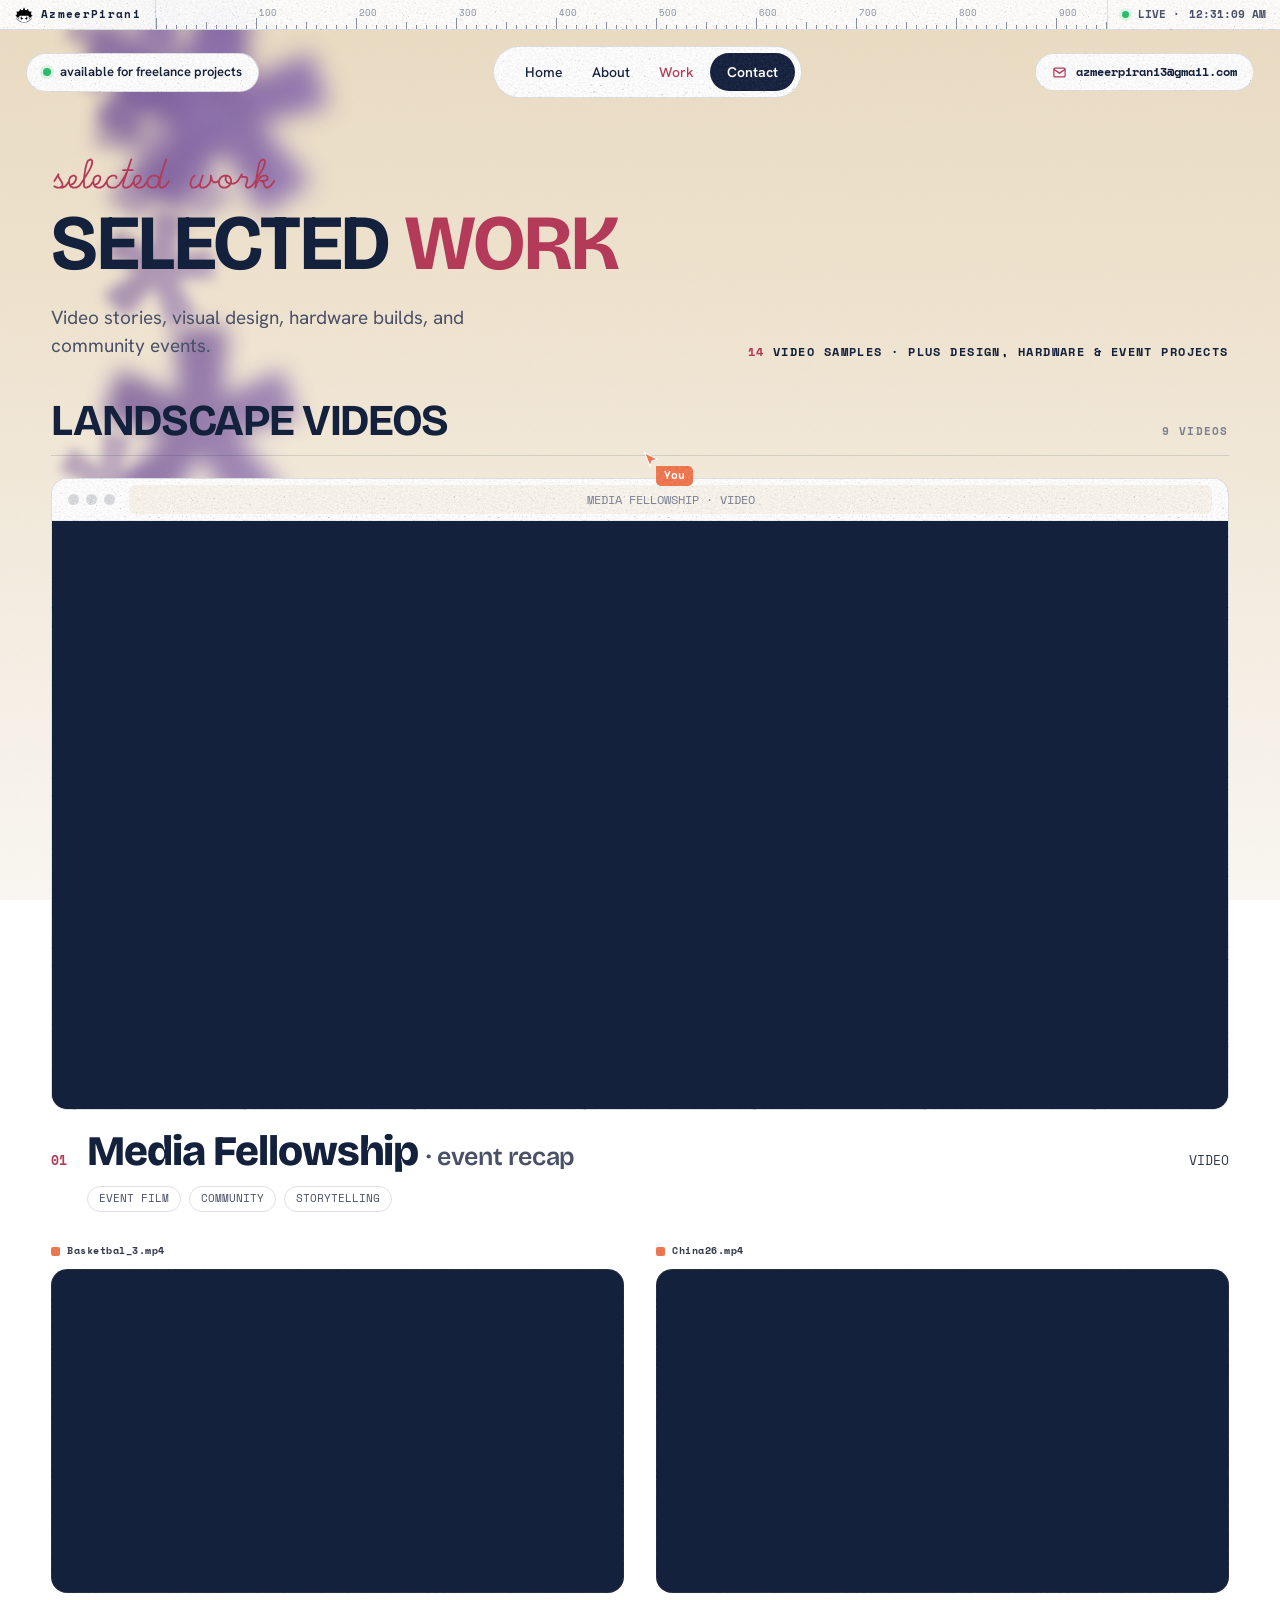
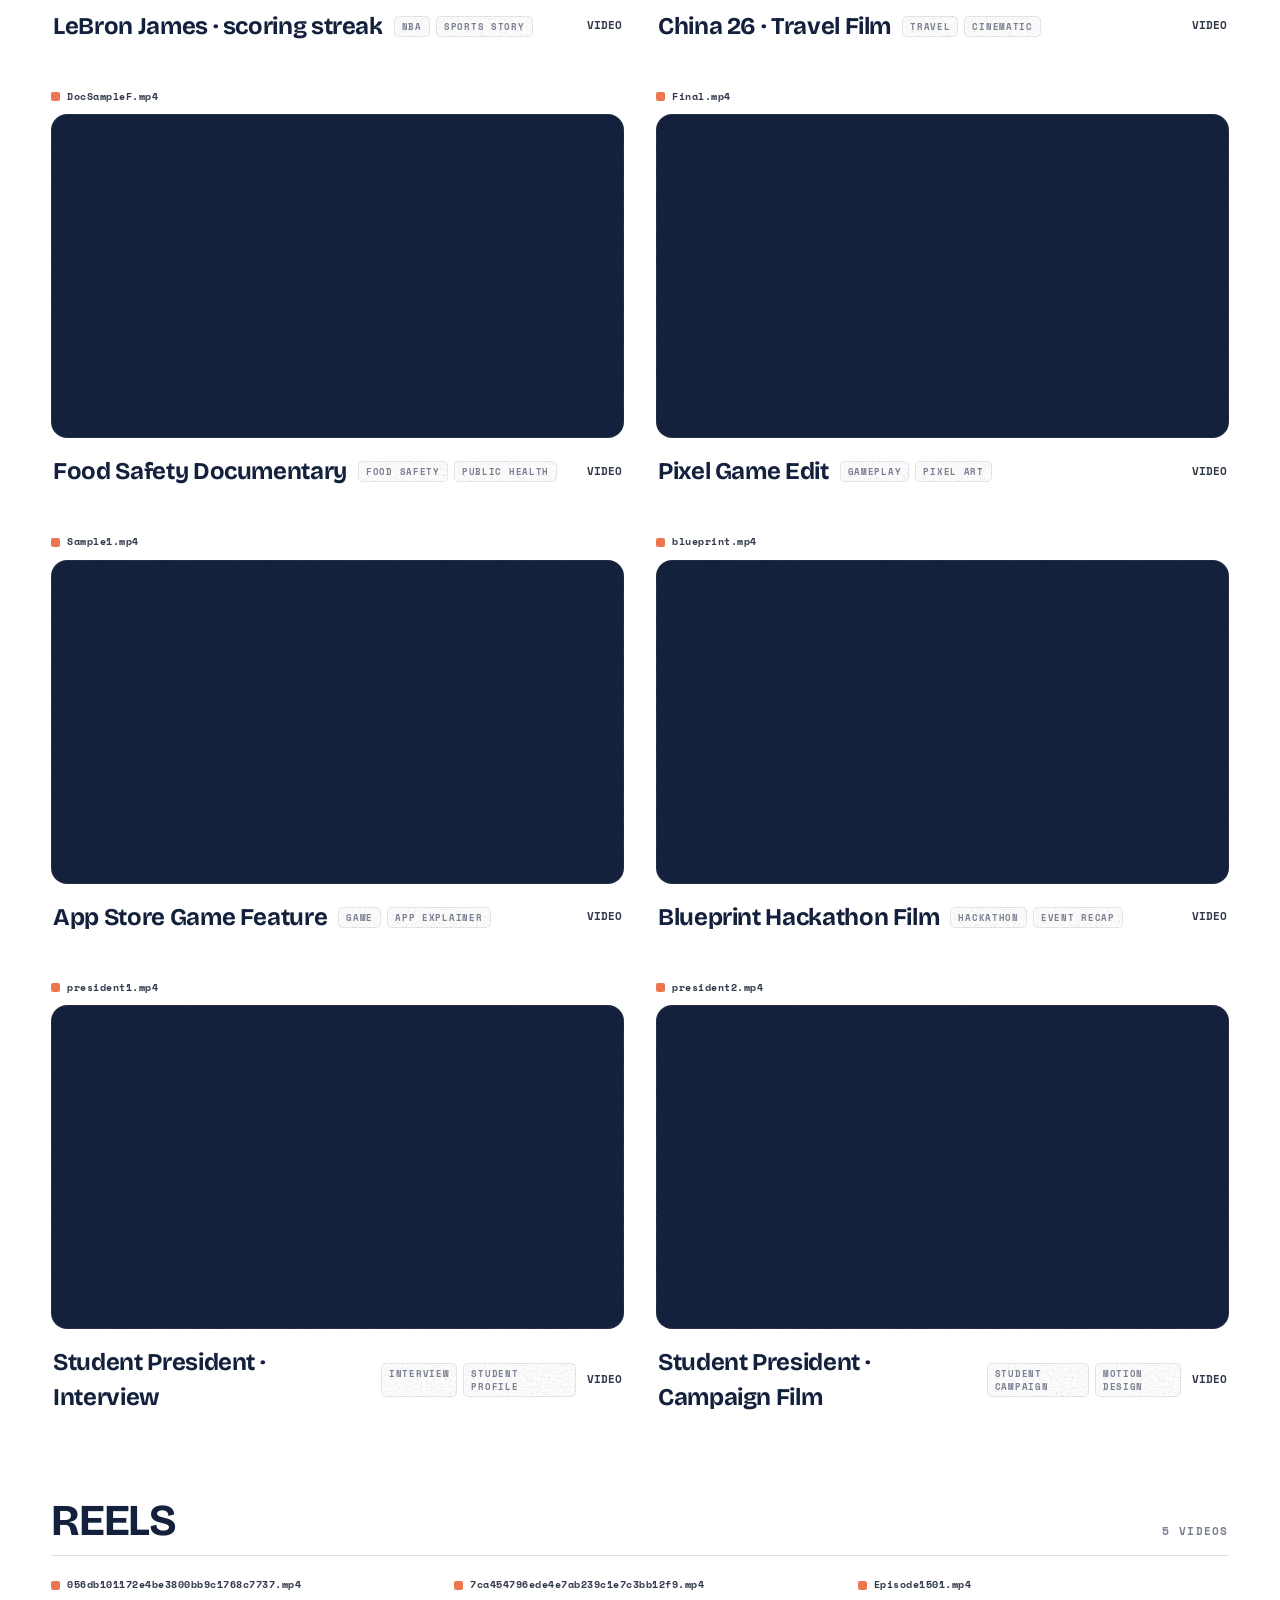
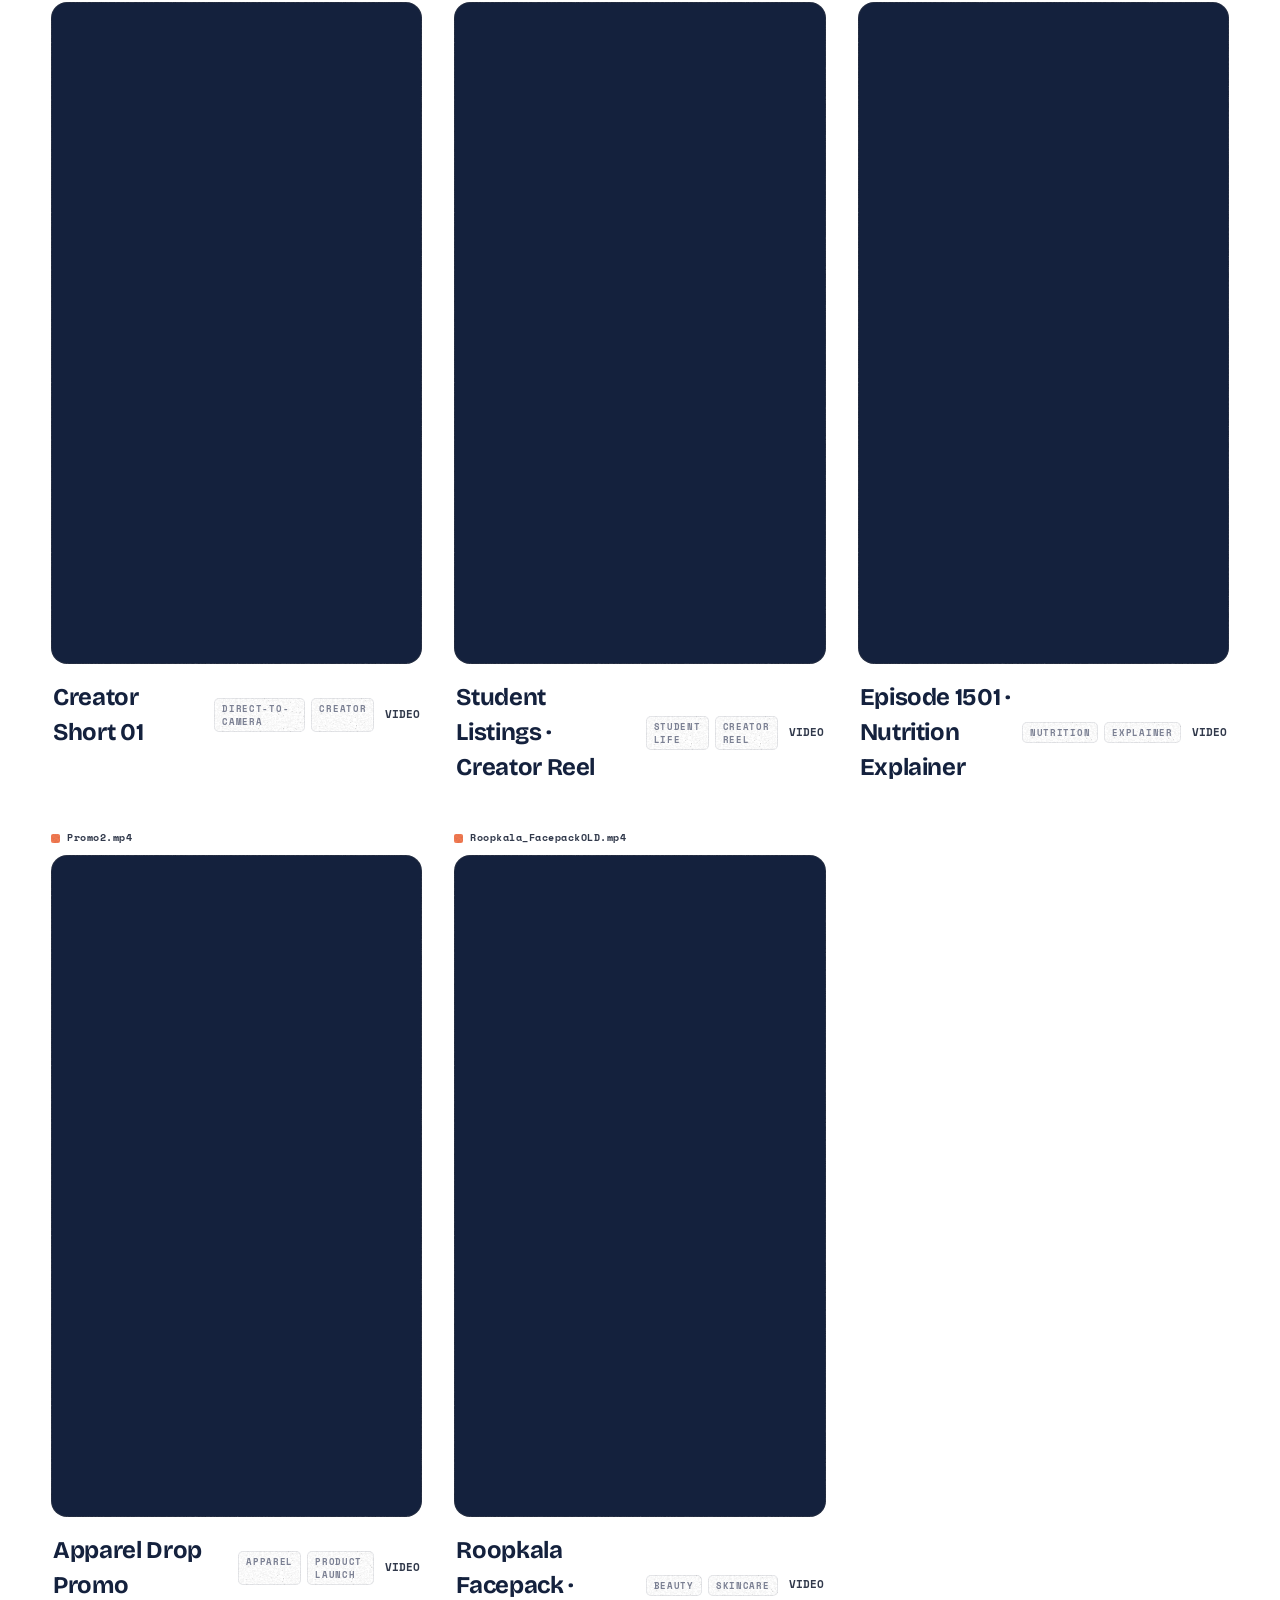
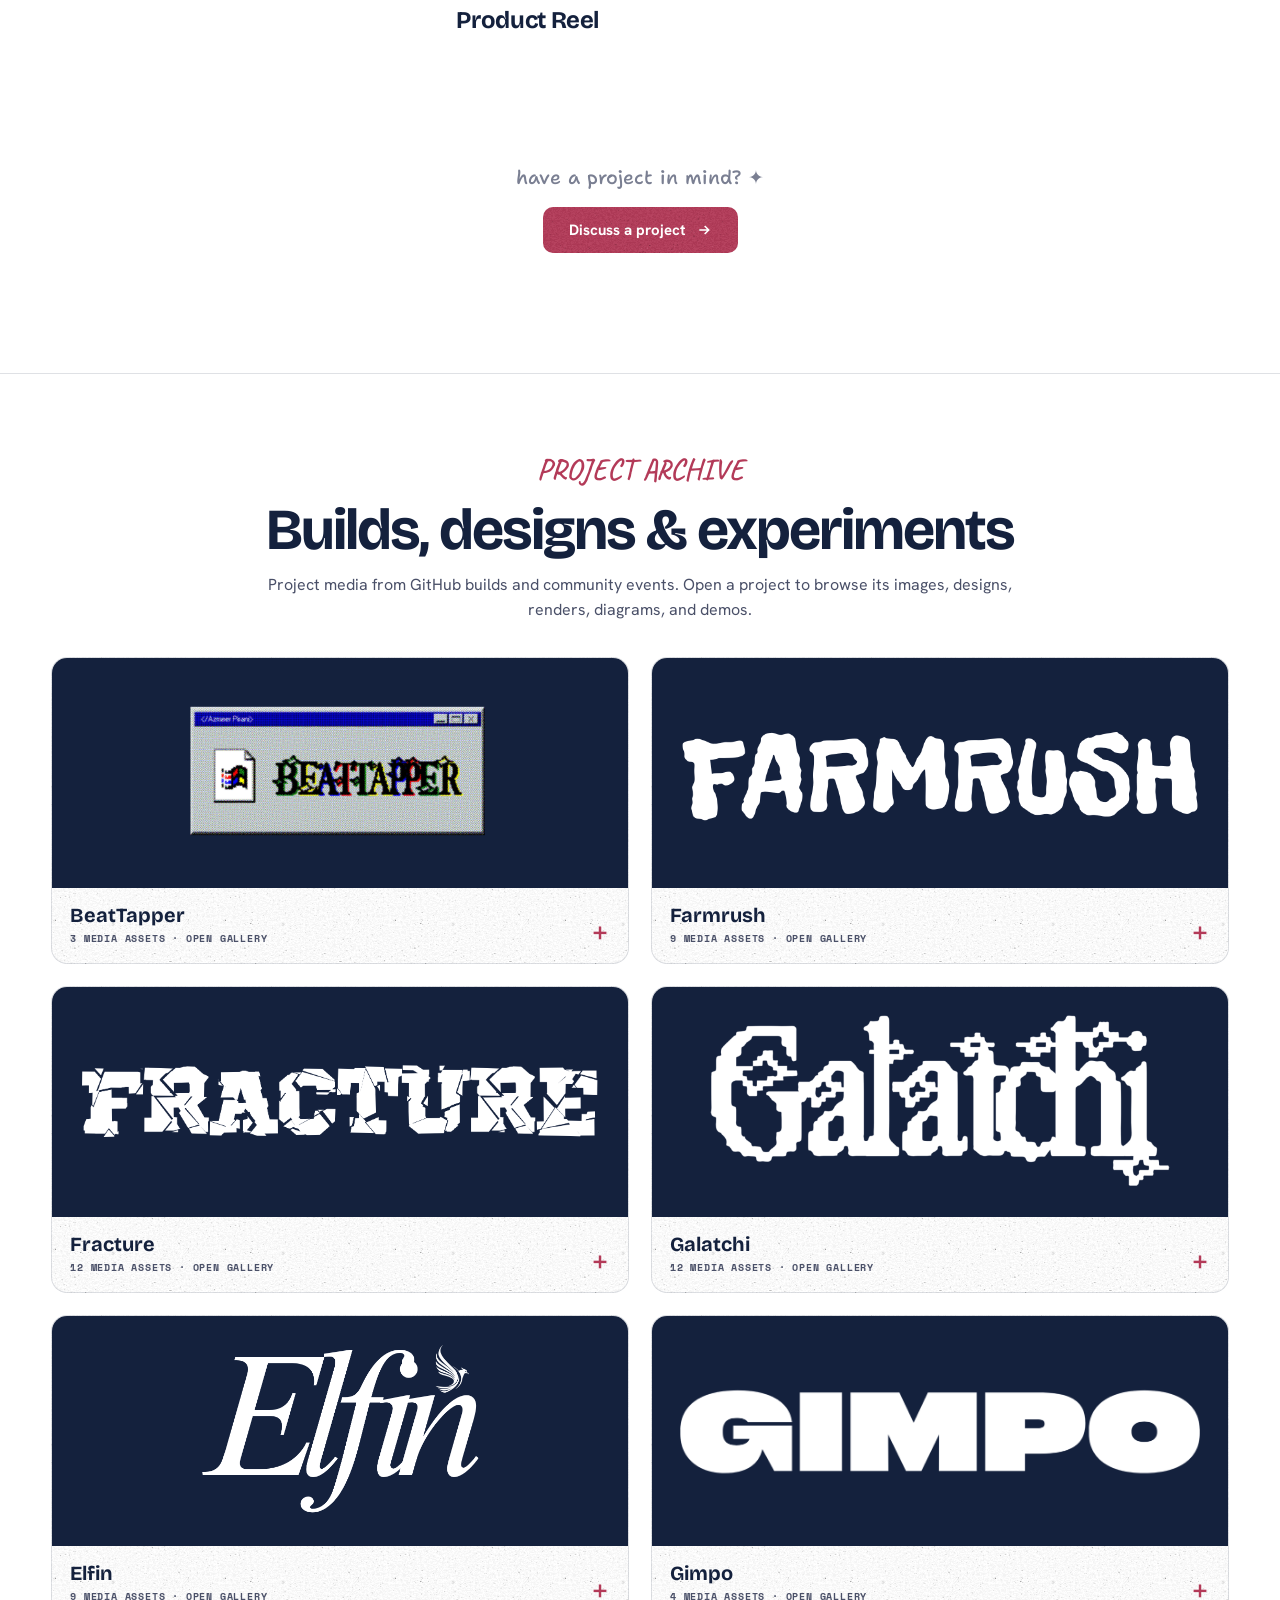
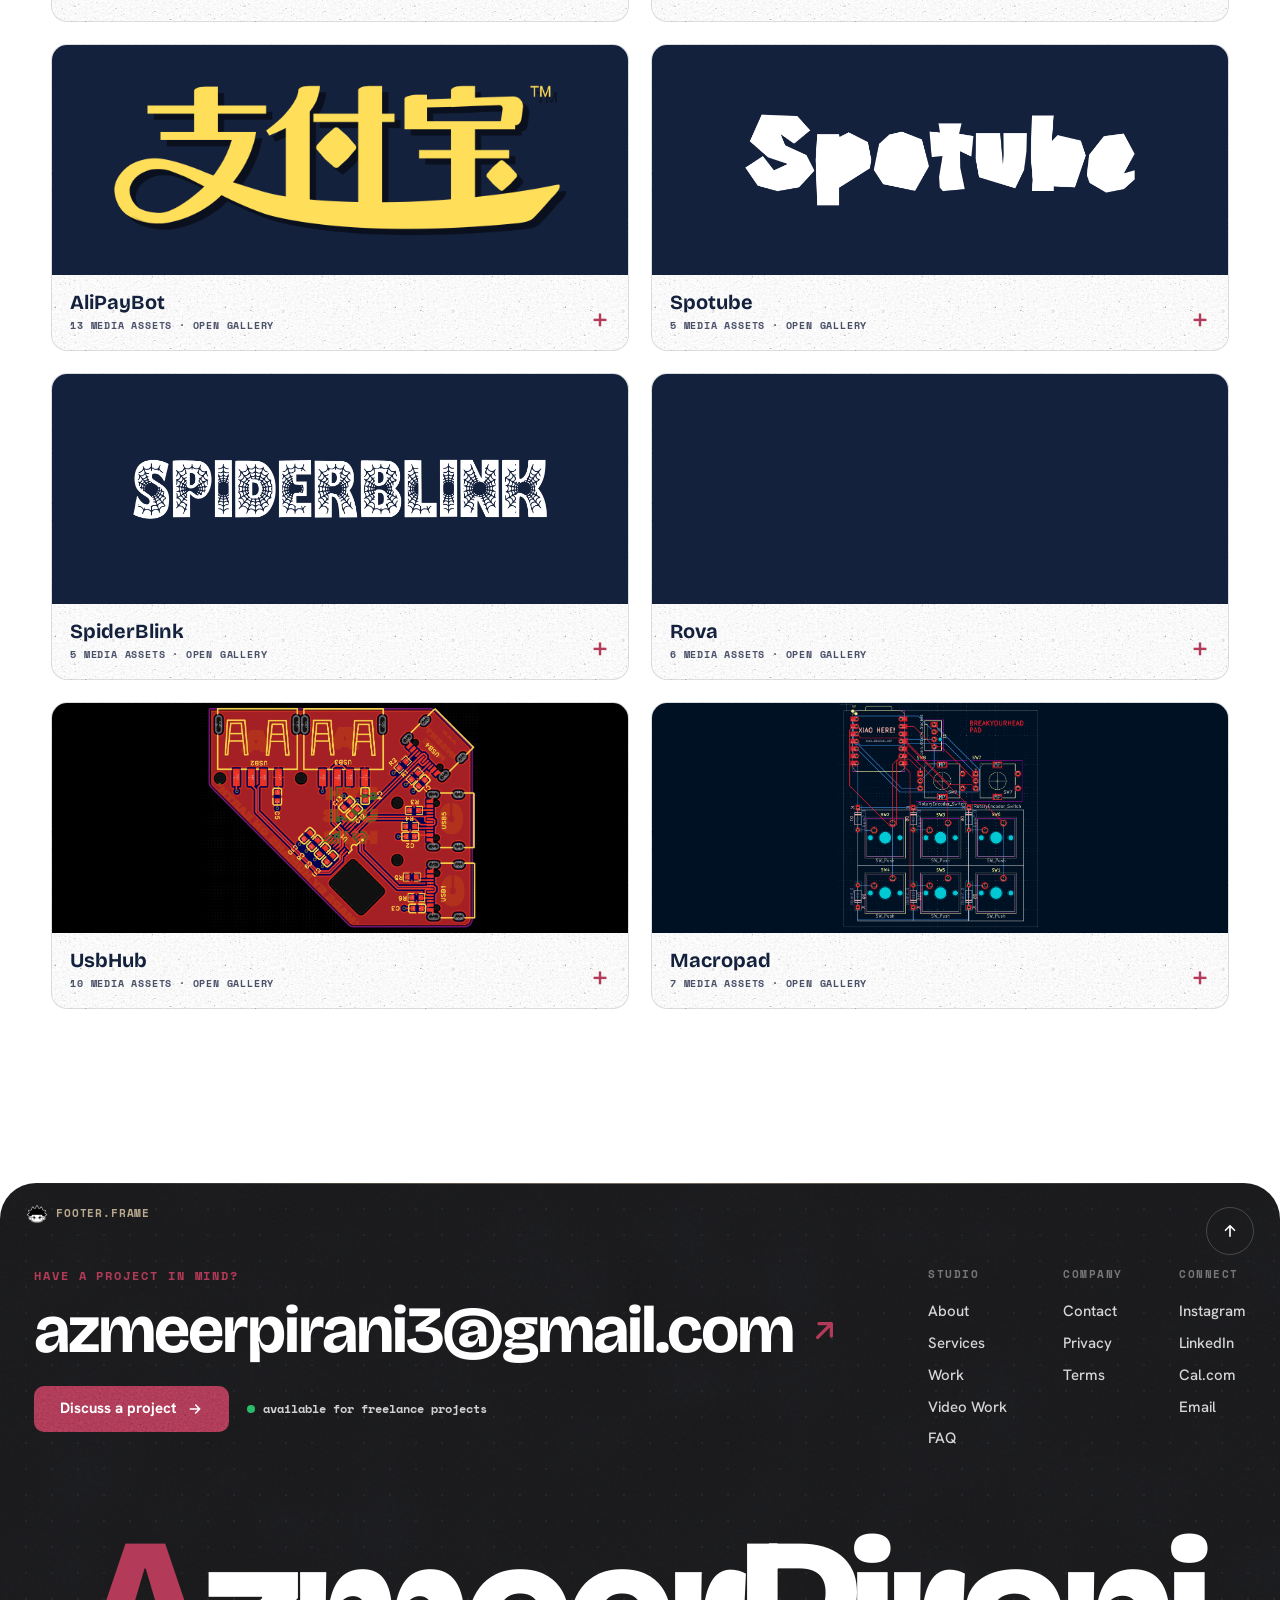
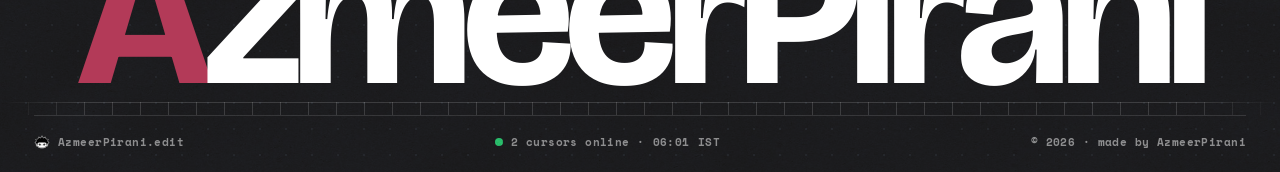
<file: work.html>
<!doctype html>
<html lang="en">
<head>
<meta charset="utf-8"/>
<meta name="viewport" content="width=device-width, initial-scale=1"/><title>Work | AzmeerPirani</title><meta name="description" content="Selected video, graphic design, hackathon, and embedded-electronics work by AzmeerPirani."><meta name="keywords" content="AzmeerPirani portfolio, video editing, graphic design, hackathons, event design, embedded electronics, hardware projects"><meta name="author" content="AzmeerPirani"><meta name="robots" content="index,follow"><meta name="theme-color" content="#F0E5D2"><link rel="canonical" href="https://sudo-aju.github.io/Portfolio/work.html"><meta property="og:type" content="website"><meta property="og:site_name" content="AzmeerPirani"><meta property="og:title" content="Work | AzmeerPirani"><meta property="og:description" content="Selected video, graphic design, hackathon, and embedded-electronics work by AzmeerPirani."><meta property="og:url" content="https://sudo-aju.github.io/Portfolio/work.html"><meta property="og:image" content="https://sudo-aju.github.io/Portfolio/assets/media/profile/pfp2.png"><meta property="og:image:type" content="image/webp"><meta property="og:image:alt" content="AzmeerPirani creative and technical portfolio"><meta property="og:locale" content="en_US"><meta name="twitter:card" content="summary_large_image"><meta name="twitter:title" content="Work | AzmeerPirani"><meta name="twitter:description" content="Selected video, graphic design, hackathon, and embedded-electronics work by AzmeerPirani."><meta name="twitter:image" content="https://sudo-aju.github.io/Portfolio/assets/media/profile/pfp2.png"><meta name="twitter:image:alt" content="AzmeerPirani creative and technical portfolio">
<link rel="preconnect" href="https://fonts.googleapis.com">
<link rel="preconnect" href="https://fonts.gstatic.com" crossorigin>
<link href="https://fonts.googleapis.com/css2?family=Bricolage+Grotesque:opsz,wght@12..96,600;12..96,700;12..96,800&family=Hanken+Grotesk:wght@400;500;600;700&family=Space+Mono:wght@400;700&family=Shantell+Sans:wght@500;600&family=Fraunces:ital,opsz,wght,SOFT,WONK@0,9..144,100..900,0..100,0..1;1,9..144,100..900,0..100,0..1&display=swap" rel="stylesheet">
<style>

:root{
  --canvas:#F3EBDD;        /* sky (fallback) */
  --frame:#FFFFFF;
  --ink:#14213D;
  --ink-soft:#4a5068;
  --ink-faint:#7a7f92;
  --brand:#B33A58;
  --brand-deep:#8C2C46;
  --tool:#F2774E;
  --grid:#E6DCCB;
  --line:#14213D12;
  --line-2:#14213D22;
  --soft:#FAF5EC;          /* faint cool panel tint */
  --sh:0 20px 50px -32px rgba(20,33,61,.32);
  --mono:'Space Mono',ui-monospace,monospace;
  --display:'Bricolage Grotesque',sans-serif;
  --body:'Hanken Grotesk',system-ui,sans-serif;
  --hand:'Shantell Sans',cursive;
}
*{box-sizing:border-box;margin:0;padding:0}
html{scroll-behavior:smooth}
body{font-family:var(--body);background:linear-gradient(180deg,#EADBC1 0%,#F0E5D2 40%,#F6F0E6 76%,#FAF7F2 100%);background-attachment:fixed;color:var(--ink);-webkit-font-smoothing:antialiased;overflow-x:clip;line-height:1.45;position:relative}
/* A field of soft stars drifting across the sky */
.sky{position:fixed;inset:0;z-index:0;pointer-events:none;overflow:hidden}
.cloud{position:absolute;left:0;background-repeat:no-repeat;background-size:0 0;background-position:center center;will-change:transform;filter:none}
.cloud::before{content:"";position:absolute;left:50%;top:50%;width:300%;height:300%;transform:translate(-50%,-50%);background-image:inherit;background-repeat:no-repeat;background-size:contain;background-position:center center;pointer-events:none}
.cloud.c1::before,.cloud.c3::before,.cloud.c5::before,.cloud.c7::before,.cloud.c9::before,.cloud.c11::before,.cloud.c13::before,.cloud.c15::before{animation:asterisk-spin-cw 96s linear infinite}.cloud.c2::before,.cloud.c4::before,.cloud.c6::before,.cloud.c8::before,.cloud.c10::before,.cloud.c12::before,.cloud.c14::before{animation:asterisk-spin-ccw 112s linear infinite}@keyframes asterisk-spin-cw{from{transform:translate(-50%,-50%) rotate(0deg)}to{transform:translate(-50%,-50%) rotate(360deg)}}@keyframes asterisk-spin-ccw{from{transform:translate(-50%,-50%) rotate(0deg)}to{transform:translate(-50%,-50%) rotate(-360deg)}}.cloud.c1{top:9%;width:440px;height:210px;opacity:.95;animation:drift 70s linear infinite;animation-delay:-8s}.cloud.c2{top:28%;width:300px;height:110px;opacity:.6;animation:drift 96s linear infinite;animation-delay:-52s}.cloud.c3{top:44%;width:400px;height:190px;opacity:.82;animation:drift 60s linear infinite;animation-delay:-30s}.cloud.c4{top:64%;width:240px;height:118px;opacity:.5;animation:drift 110s linear infinite;animation-delay:-74s}.cloud.c5{top:5%;width:320px;height:150px;opacity:.72;animation:drift 80s linear infinite;animation-delay:-46s}.cloud.c6{top:52%;width:200px;height:96px;opacity:.46;animation:drift 124s linear infinite;animation-delay:-18s}.cloud.c7{top:14%;width:340px;height:150px;opacity:.5;animation:drift 88s linear infinite;animation-delay:-22s}.cloud.c8{top:78%;width:300px;height:130px;opacity:.4;animation:drift 116s linear infinite;animation-delay:-60s}.cloud.c9{top:3%;width:240px;height:108px;opacity:.46;animation:drift 100s linear infinite;animation-delay:-12s}
.cloud.a{background-image:url("data:image/svg+xml,%3Csvg%20xmlns%3D%22http%3A%2F%2Fwww.w3.org%2F2000%2Fsvg%22%20viewBox%3D%220%200%20100%20100%22%3E%3Cdefs%3E%3ClinearGradient%20id%3D%22ray%22%20x1%3D%220%22%20y1%3D%220%22%20x2%3D%221%22%20y2%3D%221%22%3E%3Cstop%20offset%3D%220%25%22%20stop-color%3D%22%236A4A8A%22%2F%3E%3Cstop%20offset%3D%2258%25%22%20stop-color%3D%22%238D70AC%22%2F%3E%3Cstop%20offset%3D%22100%25%22%20stop-color%3D%22%23B9A5D1%22%2F%3E%3C%2FlinearGradient%3E%3Cfilter%20id%3D%22soft%22%20x%3D%22-25%25%22%20y%3D%22-25%25%22%20width%3D%22150%25%22%20height%3D%22150%25%22%3E%3CfeGaussianBlur%20stdDeviation%3D%221.9%22%2F%3E%3C%2Ffilter%3E%3C%2Fdefs%3E%3Ctext%20x%3D%2250%22%20y%3D%2252%22%20text-anchor%3D%22middle%22%20dominant-baseline%3D%22central%22%20font-family%3D%22Benzin-ExtraBold%2C%20sans-serif%22%20font-size%3D%2290%22%20font-weight%3D%22800%22%20fill%3D%22url%28%23ray%29%22%20filter%3D%22url%28%23soft%29%22%3E%2A%3C%2Ftext%3E%3C%2Fsvg%3E")}
.cloud.b{background-image:url("data:image/svg+xml,%3Csvg%20xmlns%3D%22http%3A%2F%2Fwww.w3.org%2F2000%2Fsvg%22%20viewBox%3D%220%200%20100%20100%22%3E%3Cdefs%3E%3ClinearGradient%20id%3D%22ray%22%20x1%3D%220%22%20y1%3D%220%22%20x2%3D%221%22%20y2%3D%221%22%3E%3Cstop%20offset%3D%220%25%22%20stop-color%3D%22%236A4A8A%22%2F%3E%3Cstop%20offset%3D%2258%25%22%20stop-color%3D%22%238D70AC%22%2F%3E%3Cstop%20offset%3D%22100%25%22%20stop-color%3D%22%23B9A5D1%22%2F%3E%3C%2FlinearGradient%3E%3Cfilter%20id%3D%22soft%22%20x%3D%22-25%25%22%20y%3D%22-25%25%22%20width%3D%22150%25%22%20height%3D%22150%25%22%3E%3CfeGaussianBlur%20stdDeviation%3D%221.9%22%2F%3E%3C%2Ffilter%3E%3C%2Fdefs%3E%3Cg%20transform%3D%22rotate%2812%2050%2050%29%22%3E%3Ctext%20x%3D%2250%22%20y%3D%2252%22%20text-anchor%3D%22middle%22%20dominant-baseline%3D%22central%22%20font-family%3D%22Benzin-ExtraBold%2C%20sans-serif%22%20font-size%3D%2290%22%20font-weight%3D%22800%22%20fill%3D%22url%28%23ray%29%22%20filter%3D%22url%28%23soft%29%22%3E%2A%3C%2Ftext%3E%3C%2Fg%3E%3C%2Fsvg%3E")}
@keyframes drift{from{transform:translateX(-42vw)}to{transform:translateX(132vw)}}









@media(max-width:760px){}
.grain{position:fixed;inset:0;z-index:1;pointer-events:none;opacity:.05;background-image:url("data:image/svg+xml,%3Csvg xmlns='http://www.w3.org/2000/svg' width='140' height='140'%3E%3Cfilter id='n'%3E%3CfeTurbulence type='fractalNoise' baseFrequency='0.85' numOctaves='2' stitchTiles='stitch'/%3E%3C/filter%3E%3Crect width='100%25' height='100%25' filter='url(%23n)'/%3E%3C/svg%3E")}
a{color:inherit;text-decoration:none}
img{max-width:100%;display:block}
.mono{font-family:var(--mono);letter-spacing:.04em}
.hand{font-family:var(--hand);font-weight:500}
.wrap{max-width:1280px;margin:0 auto;padding:0 34px;position:relative;z-index:2}
section{position:relative;z-index:2}

.tab{display:inline-flex;align-items:center;gap:8px;font-family:var(--mono);font-size:11px;font-weight:700;letter-spacing:.14em;text-transform:uppercase;color:var(--frame);background:var(--ink);padding:7px 14px 7px 12px;border-radius:9px 9px 0 0}
.tab svg{width:12px;height:12px}

.sel{position:relative}
.sel::after{content:"";position:absolute;inset:-7px;border:1.5px solid var(--tool);border-radius:3px;pointer-events:none;opacity:0;transition:opacity .18s}
.sel .h{position:absolute;width:10px;height:10px;background:var(--frame);border:1.5px solid var(--tool);border-radius:2px;opacity:0;transition:opacity .18s;pointer-events:none;z-index:5}
.sel .h.tl{top:-12px;left:-12px}.sel .h.tr{top:-12px;right:-12px}.sel .h.bl{bottom:-12px;left:-12px}.sel .h.br{bottom:-12px;right:-12px}
.sel.on::after,.sel.on .h,.sel:hover::after,.sel:hover .h{opacity:1}
.sel .dim{position:absolute;bottom:-32px;top:auto;right:-2px;left:auto;transform:none;font-family:var(--mono);font-size:11px;font-weight:700;background:var(--tool);color:#fff;padding:3px 9px;border-radius:5px;white-space:nowrap;opacity:0;transition:opacity .18s;z-index:12;box-shadow:none}
.sel.on .dim,.sel:hover .dim{opacity:1}
/* hero wordmark auto-select signature */
@keyframes selDraw{from{clip-path:inset(0 100% 0 0)}to{clip-path:inset(0 0 0 0)}}
@keyframes hpop{from{opacity:0;transform:scale(.3)}to{opacity:1;transform:scale(1)}}
@keyframes dimIn{from{opacity:0;transform:translateY(5px)}to{opacity:1;transform:none}}
.wordmark.demo::after{opacity:1;animation:selDraw .6s cubic-bezier(.6,.1,.2,1) forwards}
.wordmark.demo .h{animation:hpop .26s cubic-bezier(.3,1.5,.5,1) forwards}
.wordmark.demo .h.tl{animation-delay:.58s}.wordmark.demo .h.tr{animation-delay:.66s}.wordmark.demo .h.bl{animation-delay:.74s}.wordmark.demo .h.br{animation-delay:.82s}
.wordmark.demo .dim{animation:dimIn .3s ease .92s both}

.btn{display:inline-flex;align-items:center;gap:9px;font-family:var(--body);font-weight:600;font-size:15px;padding:14px 22px;border-radius:999px;background:var(--brand);color:#fff;border:none;position:relative;overflow:hidden;isolation:isolate;cursor:pointer;transition:transform .35s cubic-bezier(.2,.85,.25,1),box-shadow .3s,background .2s;box-shadow:none}
.btn:hover{transform:translateY(-2px);background:var(--brand-deep)}
.btn svg{width:16px;height:16px;transition:transform .25s}.btn:hover svg{transform:translateX(3px)}
.btn.ghost{background:transparent;color:var(--ink);border:1.5px solid var(--ink);box-shadow:none}
.btn.ghost:hover{background:var(--ink);color:var(--frame)}

/* RULER */
.ruler{position:fixed;top:0;left:0;right:0;height:30px;z-index:60;background:rgba(255,255,255,.96);border-bottom:1px solid var(--line-2);display:flex;align-items:stretch;font-family:var(--mono)}
.ruler .r-logo{display:flex;align-items:center;gap:7px;padding:0 14px;font-size:11px;font-weight:700;letter-spacing:.12em;border-right:1px solid var(--line-2);white-space:nowrap}
.ruler .r-logo b{width:13px;height:13px;background:var(--brand);border-radius:3px;display:inline-block}
.ruler .ticks{flex:1;position:relative;overflow:hidden}
.ruler .ticks canvas{position:absolute;inset:0;width:100%;height:100%}
.ruler .r-zoom{display:flex;align-items:center;gap:9px;padding:0 14px;font-size:11px;font-weight:700;border-left:1px solid var(--line-2);color:var(--ink-soft);white-space:nowrap}
.ruler .r-zoom .dot{width:7px;height:7px;border-radius:50%;background:#27c06b;box-shadow:0 0 0 3px #27c06b22}

/* NAV */
.topbar{position:fixed;top:46px;left:0;right:0;z-index:55;display:flex;align-items:center;justify-content:space-between;padding:0 26px;pointer-events:none;transition:transform .45s cubic-bezier(.4,0,.2,1)}
.topbar.nav-hidden{transform:translateY(-185%)}
.topbar>*{pointer-events:auto}
.pill{background:var(--frame);border:1px solid var(--line-2);border-radius:999px;box-shadow:none;display:flex;align-items:center}
.status-pill{padding:9px 16px;gap:9px;font-size:13px;font-weight:600}
.status-pill .dot{width:8px;height:8px;border-radius:50%;background:#27c06b;box-shadow:0 0 0 3px #27c06b25;animation:pulse 2.4s infinite}
@keyframes pulse{0%,100%{opacity:1}50%{opacity:.4}}
.nav-pill{padding:6px 6px 6px 18px;gap:3px}
.nav-pill a{font-size:14px;font-weight:500;color:var(--ink);padding:8px 13px;border-radius:999px;transition:background .15s,color .15s;position:relative;overflow:hidden}
.nav-pill a:hover{background:var(--soft)}
.nav-pill a.active{color:var(--brand)}
.nav-pill .cta{background:var(--ink);color:var(--frame);padding:9px 17px;font-weight:600}
.nav-pill .cta:hover{background:var(--brand)}
.mail-pill{padding:9px 16px;gap:9px;font-family:var(--mono);font-size:12px;font-weight:700}
.mail-pill svg{width:15px;height:15px;color:var(--brand)}
.nav-pill a .navtxt{display:inline-block;transition:transform .34s cubic-bezier(.5,0,.12,1)}
.nav-pill a::after{content:attr(data-t);position:absolute;inset:0;display:flex;align-items:center;justify-content:center;transform:translateY(118%);transition:transform .34s cubic-bezier(.5,0,.12,1);font:inherit;color:inherit;pointer-events:none}
.nav-pill a:hover .navtxt{transform:translateY(-128%)}
.nav-pill a:hover::after{transform:translateY(0)}
@media(max-width:1080px){.status-pill,.mail-pill{display:none}.topbar{justify-content:center}}
@media(max-width:680px){.nav-pill{padding:5px;overflow-x:auto;max-width:94vw}.nav-pill a:not(.cta):not(.home):not(.video-work-link){display:none}}

/* CURSOR */
.cursor-layer{position:fixed;inset:0;pointer-events:none;z-index:90;display:none}
@media(pointer:fine){.cursor-layer{display:block}}
.fcursor{position:absolute;top:0;left:0;will-change:transform}
.fcursor svg{width:22px;height:22px;filter:none;transition:transform .15s}
.fcursor .name{position:absolute;left:16px;top:16px;font-family:var(--mono);font-size:11px;font-weight:700;color:#fff;padding:2px 8px;border-radius:5px;border-top-left-radius:0;white-space:nowrap;transition:background .15s;box-shadow:none}
.fcursor.lbl-left .name{left:auto;right:14px;top:14px;border-top-left-radius:5px;border-top-right-radius:0}
.fcursor.hot svg{transform:scale(1.25)}

/* HERO */
.hero{padding:150px 0 44px;text-align:center;min-height:92vh;display:flex;flex-direction:column;justify-content:center;position:relative;perspective:1200px;z-index:1}
.hero-bg{position:absolute;inset:0;z-index:0;overflow:hidden;-webkit-mask-image:linear-gradient(to bottom,#000 0%,#000 80%,transparent 100%);mask-image:linear-gradient(to bottom,#000 0%,#000 80%,transparent 100%)}
.hb-base{position:absolute;inset:0;background:linear-gradient(180deg,#F8F4EB 0%,#FCFAF6 46%,#F7F2E8 100%)}
.hb-grid{position:absolute;inset:-2px;background-image:linear-gradient(0deg,rgba(242,119,78,.06) 1px,transparent 1px),linear-gradient(90deg,rgba(242,119,78,.06) 1px,transparent 1px),radial-gradient(circle,rgba(20,33,61,.10) 1.1px,transparent 1.3px);background-size:120px 120px,120px 120px,30px 30px;background-position:center;-webkit-mask-image:radial-gradient(130% 108% at 50% 42%,#000 56%,transparent 100%);mask-image:radial-gradient(130% 108% at 50% 42%,#000 56%,transparent 100%)}
.hb-glow{position:absolute;inset:0;background:radial-gradient(48% 42% at 50% 47%,rgba(255,255,255,.82),rgba(255,255,255,0) 72%)}
.hb-grain{position:absolute;inset:0;opacity:.045;mix-blend-mode:overlay;background-image:url("data:image/svg+xml,%3Csvg xmlns='http://www.w3.org/2000/svg' width='160' height='160'%3E%3Cfilter id='n'%3E%3CfeTurbulence type='fractalNoise' baseFrequency='0.9' numOctaves='2' stitchTiles='stitch'/%3E%3C/filter%3E%3Crect width='100%25' height='100%25' filter='url(%23n)'/%3E%3C/svg%3E");background-size:160px 160px}
.hb-art{position:absolute;inset:0;font-family:var(--mono)}
.art{position:absolute;animation:floaty 7s ease-in-out infinite alternate;will-change:transform}
.art .card{transform:rotate(var(--r,0deg))}
.hb-art .card{background:#fff;border:1px solid var(--line-2);border-radius:13px;box-shadow:none}
.hb-art .cap{font-family:var(--mono);font-size:10.5px;letter-spacing:.04em;color:var(--ink-faint);text-transform:uppercase}
.hb-art .cap b{color:var(--brand)}
.a-tab{top:6.5%;left:50%}
.a-tab .card{--r:0deg;display:flex;align-items:center;gap:7px;padding:6px 13px;border-radius:22px;font-size:11px;color:var(--ink-soft)}
.a-tab .card b{color:var(--ink)}
.a-tab .dot{width:7px;height:7px;border-radius:50%;background:var(--tool)}
.a-pal{top:12.5%;left:4%}
.a-pal .card{--r:-5deg;width:150px;padding:11px 12px}
.a-pal .sw{display:flex;gap:6px;margin-top:9px}
.a-pal .sw i{width:100%;height:26px;border-radius:6px;border:1px solid #0000000f}
.a-comp{top:12.5%;right:4.5%}
.a-comp .card{--r:4deg;width:174px;padding:12px}
.a-comp .mini{margin-top:9px;background:var(--brand);color:#fff;font-family:var(--display);font-weight:700;font-size:12.5px;text-align:center;padding:8px;border-radius:8px}
.a-comp .tgl{margin-top:9px;width:38px;height:20px;border-radius:20px;background:var(--tool);position:relative}
.a-comp .tgl span{position:absolute;top:2px;right:2px;width:16px;height:16px;border-radius:50%;background:#fff}
.a-layers{top:25%;left:3%}
.a-layers .card{--r:-3deg;width:154px;padding:9px}
.a-layers .lr{display:flex;align-items:center;gap:8px;padding:5px 4px;font-family:var(--mono);font-size:10.5px;color:var(--ink-soft)}
.a-layers .lr i{width:11px;height:11px;border-radius:3px;border:1.5px solid var(--tool)}
.a-layers .lr.sel{color:var(--ink);font-weight:700}
.a-layers .lr.sel i{background:var(--tool)}
.a-chart{top:24%;right:3%}
.a-chart .card{--r:-4deg;width:150px;padding:12px}
.a-chart .bars{display:flex;align-items:flex-end;gap:6px;height:48px;margin-top:11px}
.a-chart .bars span{flex:1;background:linear-gradient(180deg,var(--tool),#ECDEC6);border-radius:4px 4px 0 0}
.a-chart .bars span:last-child{background:linear-gradient(180deg,var(--brand),#D68A9C)}
.a-site{bottom:14%;left:3.5%}
.a-site .card{--r:4deg;width:196px;padding:0;overflow:hidden}
.a-site .bar{display:flex;align-items:center;gap:5px;padding:8px 10px;border-bottom:1px solid var(--line)}
.a-site .bar i{width:7px;height:7px;border-radius:50%;background:#ECE5D9}
.a-site .url{margin-left:6px;font-size:9.5px;color:var(--ink-faint);background:var(--soft);padding:2px 8px;border-radius:20px}
.a-site .shot{padding:12px}
.a-site .sh-hero{height:40px;border-radius:7px;background:linear-gradient(120deg,var(--tool),#E5D2B0)}
.a-site .ln{height:7px;border-radius:4px;background:#F2EDE4;margin-top:8px}
.a-site .ln.s{width:62%}
.a-type{bottom:16%;left:27%}
.a-type .card{--r:4deg;width:118px;padding:12px 12px 10px;text-align:center}
.a-type .aa{font-family:var(--display);font-weight:800;font-size:46px;line-height:.9;color:var(--ink)}
.a-type .cap{margin-top:6px}
.a-pen{bottom:13%;right:5%;width:188px;height:120px}
.a-pen .card{--r:0deg;width:100%;height:100%;padding:10px;display:flex;align-items:center;justify-content:center}
.a-zoom{bottom:7.5%;left:50%}
.a-zoom .card{--r:0deg;padding:6px 13px;border-radius:22px;font-size:11px;color:var(--ink-soft)}
.a-zoom .card b{color:var(--ink)}
@keyframes floaty{from{transform:translateY(-7px)}to{transform:translateY(7px)}}
@keyframes floatyC{from{transform:translate(-50%,-6px)}to{transform:translate(-50%,6px)}}
.a-tab,.a-zoom{transform:translateX(-50%);animation-name:floatyC}
.a-pal{animation-duration:7.6s}.a-comp{animation-duration:6.7s;animation-delay:-1s}.a-layers{animation-duration:8.2s;animation-delay:-3s}.a-chart{animation-duration:7.9s;animation-delay:-1.6s}.a-site{animation-duration:8.6s;animation-delay:-2.4s}.a-type{animation-duration:7.1s;animation-delay:-4s}.a-pen{animation-duration:9s;animation-delay:-2.7s}.a-tab{animation-duration:6.9s}.a-zoom{animation-duration:7.7s;animation-delay:-1.2s}
@media (max-width:980px){.hb-art{display:none}}
@media (prefers-reduced-motion:reduce){.art{animation:none!important}.a-tab,.a-zoom{transform:translateX(-50%)!important}}
.pl{position:absolute;inset:0;will-change:transform}
.hb-art .art{opacity:0;transition:opacity .7s ease;transition-delay:var(--d,0s)}
.hb-art.lit .art{opacity:1}
.hb-art.lit .pl-far .art{opacity:.94}
.hb-art .card{box-shadow:0 1px 0 rgba(255,255,255,.55) inset}
.hb-vig{position:absolute;inset:0;background:radial-gradient(140% 120% at 50% 44%,transparent 58%,rgba(20,33,61,.07) 100%)}
.hb-spot{position:absolute;inset:0;opacity:0;transition:opacity .5s ease;background:radial-gradient(260px 260px at var(--mx,50%) var(--my,42%),rgba(242,119,78,.08),transparent 70%)}
.a-guideV{top:34%;right:7.5%;width:0;height:150px;border-left:1px dashed rgba(242,119,78,.5)}
.a-guideH{bottom:26%;left:37%;width:152px;height:0;border-top:1px dashed rgba(242,119,78,.5)}
.g-tag{position:absolute;font-family:var(--mono);font-size:9.5px;color:var(--tool);background:#fff;padding:1px 6px;border-radius:5px;border:1px solid var(--line-2);white-space:nowrap}
.a-guideV .g-tag{top:50%;left:7px;transform:translateY(-50%)}
.a-guideH .g-tag{left:50%;top:6px;transform:translateX(-50%)}
.a-cur{top:17%;left:21%}
.a-cur svg{width:22px;height:22px;display:block;filter:none}
.a-cur .cur-tag{position:absolute;top:18px;left:15px;background:var(--tool);color:#fff;font-family:var(--mono);font-size:10px;font-weight:700;padding:2px 8px;border-radius:6px;white-space:nowrap}
.da{border-radius:50%;border:2px solid var(--tool)}
.da1{width:14px;height:14px;top:62%;left:17%}
.pa{color:var(--brand);font-family:var(--mono);font-weight:700;font-size:17px;line-height:1}
.pa::before{content:'+'}
.pa1{top:20%;right:25%}
.hb-art.lit .da,.hb-art.lit .pa{opacity:.5}
.a-tab{--d:0s}.a-cur{--d:.16s}.a-pal{--d:.06s}.a-comp{--d:.12s}.a-layers{--d:.18s}.a-chart{--d:.24s}.a-site{--d:.3s}.a-type{--d:.36s}.a-pen{--d:.42s}.a-zoom{--d:.46s}.a-guideV{--d:.3s}.a-guideH{--d:.34s}.da1{--d:.4s}.pa1{--d:.26s}
.a-chart .bars span{transform-origin:bottom}






.pen-draw{stroke-dasharray:430;stroke-dashoffset:430}

@keyframes barGrow{from{transform:scaleY(0)}to{transform:scaleY(1)}}
@keyframes penDraw{to{stroke-dashoffset:0}}
@media (max-width:980px){.hb-vig,.hb-spot{display:none}}

.hb-art{z-index:2}
.hb-wires{position:absolute;inset:0;z-index:1;pointer-events:none;-webkit-mask-image:radial-gradient(34% 30% at 50% 52%,transparent 0 55%,#000 100%);mask-image:radial-gradient(34% 30% at 50% 52%,transparent 0 55%,#000 100%)}
.hb-wires path{fill:none;stroke-width:1.2;vector-effect:non-scaling-stroke;stroke-dasharray:4 10;stroke-linecap:round;stroke:rgba(242,119,78,.32);animation:flow 1.5s linear infinite}
.hb-wires .w2{stroke:rgba(179,58,88,.3);animation-duration:2s}
.hb-wires .w3{animation-duration:1.7s}.hb-wires .w4{animation-duration:2.3s}.hb-wires .w5{stroke:rgba(179,58,88,.26);animation-duration:1.35s}.hb-wires .w6{animation-duration:1.9s}
@keyframes flow{to{stroke-dashoffset:-28}}
.hb-gridlit{position:absolute;inset:-2px;z-index:0;background-image:radial-gradient(circle,rgba(242,119,78,.85) 1.5px,transparent 1.7px);background-size:30px 30px;background-position:center;opacity:0;transition:opacity .35s ease;-webkit-mask-image:radial-gradient(190px 190px at var(--mx,50%) var(--my,42%),#000 0%,transparent 72%);mask-image:radial-gradient(190px 190px at var(--mx,50%) var(--my,42%),#000 0%,transparent 72%)}
.hero-bg.cursoron .hb-gridlit{opacity:1}
.hero-bg.cursoron .hb-spot{opacity:1}
.a-type .aa{animation:aaBreath 4.6s ease-in-out infinite}
@keyframes aaBreath{0%,100%{font-variation-settings:'opsz' 48,'wght' 280}50%{font-variation-settings:'opsz' 48,'wght' 800}}
.hb-art.lit .a-chart .bars span{animation:barPulse 2.4s ease-in-out infinite;transform-origin:bottom}
.hb-art.lit .a-chart .bars span:nth-child(2){animation-delay:.18s}.hb-art.lit .a-chart .bars span:nth-child(3){animation-delay:.36s}.hb-art.lit .a-chart .bars span:nth-child(4){animation-delay:.54s}.hb-art.lit .a-chart .bars span:nth-child(5){animation-delay:.72s}
@keyframes barPulse{0%,100%{transform:scaleY(.72)}50%{transform:scaleY(1)}}
.hb-art.lit .pen-draw{animation:penLoop 4.6s ease-in-out infinite}
@keyframes penLoop{0%{stroke-dashoffset:430}45%,55%{stroke-dashoffset:0}100%{stroke-dashoffset:430}}
.a-comp .tgl{animation:tglBg 3.4s ease-in-out infinite}
.a-comp .tgl span{animation:tglMove 3.4s ease-in-out infinite}
@keyframes tglBg{0%,40%,100%{background:var(--tool)}50%,90%{background:#E5DBCB}}
@keyframes tglMove{0%,40%,100%{transform:translateX(0)}50%,90%{transform:translateX(-18px)}}
.a-comp .mini{animation:press 3.4s ease-in-out infinite}
@keyframes press{0%,44%,56%,100%{transform:scale(1)}50%{transform:scale(.95)}}
.a-pal .sw i{animation:swSh 3.2s ease-in-out infinite}
.a-pal .sw i:nth-child(2){animation-delay:.22s}.a-pal .sw i:nth-child(3){animation-delay:.44s}.a-pal .sw i:nth-child(4){animation-delay:.66s}
@keyframes swSh{0%,100%{transform:translateY(0)}50%{transform:translateY(-4px)}}
.a-site .sh-hero{background:linear-gradient(120deg,var(--tool),#E5D2B0,var(--tool));background-size:220% 100%;animation:slide 5s linear infinite}
@keyframes slide{to{background-position:-220% 0}}
.a-layers .lr.sel i{animation:blink 1.9s ease-in-out infinite}
@keyframes blink{0%,100%{box-shadow:0 0 0 0 transparent}50%{box-shadow:0 0 0 5px rgba(242,119,78,0)}}
@media (prefers-reduced-motion:reduce){.pl,.hb-grid{transform:none!important}.hb-art .art{opacity:1!important;transition:none}.hb-art.lit .pl-far .art{opacity:.94}.hb-art.lit .da,.hb-art.lit .pa{opacity:.5}.hb-art *,.hb-wires path,.a-type .aa{animation:none!important}.pen-draw{stroke-dashoffset:0}.hb-gridlit{display:none}}
.hero .clock{display:inline-flex;align-items:center;gap:10px;font-family:var(--mono);font-size:12px;font-weight:700;letter-spacing:.1em;color:var(--ink);background:rgba(255,255,255,.6);backdrop-filter:blur(10px);border:1px solid var(--line-2);padding:7px 8px 7px 14px;border-radius:999px;margin-bottom:28px;box-shadow:none}
.hero .clock .cdot{width:7px;height:7px;border-radius:50%;background:var(--brand);box-shadow:0 0 0 4px rgba(179,58,88,.16);animation:pulse 2.4s infinite}
.hero .clock .cz{color:var(--ink-faint);font-size:10px;letter-spacing:.14em;border-left:1px solid var(--line-2);padding:0 8px 0 10px}
.hero .we{font-family:var(--hand);font-size:24px;font-weight:600;color:var(--ink);margin-bottom:2px}


.wordmark-wrap{display:flex;justify-content:center;margin:2px 0 18px}
.wordmark{font-family:'Fraunces',var(--display),serif;font-weight:420;line-height:1.05;letter-spacing:.03em;word-spacing:.05em;font-size:clamp(54px,12vw,156px);font-variation-settings:'opsz' 144,'SOFT' 0,'WONK' 1;padding:10px 24px;position:relative;transition:transform .18s ease-out;transform-style:preserve-3d;color:var(--ink)}
.wordmark .lho{color:transparent;-webkit-text-stroke:1.6px var(--ink);text-stroke:1.6px var(--ink)}
.wordmark .lha{color:transparent;-webkit-text-stroke:1.6px var(--ink);background:linear-gradient(100deg,var(--ink) 50%,transparent 50%);-webkit-background-clip:text;background-clip:text}
.wordmark .lwo{color:transparent;-webkit-text-stroke:1.6px var(--brand);background:linear-gradient(100deg,var(--brand) 50%,transparent 50%);-webkit-background-clip:text;background-clip:text}
.wordmark .lhb{color:transparent;-webkit-text-stroke:1.6px var(--ink);background:linear-gradient(100deg,transparent 50%,var(--ink) 50%);-webkit-background-clip:text;background-clip:text}
.wordmark .lor{color:var(--brand)}
.wordmark .loh{color:transparent;-webkit-text-stroke:1.6px var(--brand);background:linear-gradient(100deg,var(--brand) 50%,transparent 50%);-webkit-background-clip:text;background-clip:text}
.wordmark .o{color:var(--brand);font-style:italic;font-size:1.05em;display:inline-block;transform:translateZ(34px);font-variation-settings:'opsz' 144,'WONK' 1}
.hero .avail{display:inline-flex;align-items:center;gap:9px;font-family:var(--mono);font-size:12px;font-weight:700;letter-spacing:.14em;text-transform:uppercase;color:var(--ink-soft);margin-bottom:26px}
.hero .avail .dot{width:9px;height:9px;border-radius:50%;background:#27c06b;box-shadow:0 0 0 3px #27c06b22}
.hero .tagline{font-family:var(--body);font-weight:500;font-size:clamp(16px,1.85vw,20px);color:var(--ink-soft);max-width:33ch;margin:52px auto 32px;line-height:1.5}
.tagline .ser{font-family:'Fraunces',serif;font-style:italic;font-weight:500;font-variation-settings:'opsz' 40,'wght' 520,'SOFT' 20,'WONK' 0;color:var(--ink)}
.hero .tagline .tw{color:var(--brand);border-right:2px solid var(--brand);padding-right:2px}
.hero-actions{display:flex;gap:14px;justify-content:center;flex-wrap:wrap}
.float{position:absolute;z-index:3;translate:var(--px,0) var(--py,0);transition:translate .3s cubic-bezier(.2,.7,.2,1)}
.tape{font-family:var(--hand);font-weight:600;font-size:15px;background:var(--frame);padding:8px 16px;border-radius:4px;box-shadow:none;border:1px solid var(--line-2);display:inline-block}
.tape.y{background:#F3E6EA}
.tape-1{top:180px;left:8%;transform:rotate(-7deg)}
.tape-2{top:194px;right:9%;transform:rotate(6deg)}
.pin-tag{font-family:var(--mono);font-size:11px;font-weight:700;letter-spacing:.1em;text-transform:uppercase;background:var(--ink);color:var(--frame);padding:8px 14px;border-radius:999px;display:inline-flex;align-items:center;gap:7px;box-shadow:none}
.pin-tag.orange{background:var(--brand)}
.tag-role{bottom:23%;left:6%;transform:rotate(-3deg)}
.tag-loc{bottom:27%;right:7%;transform:rotate(3deg)}
@media(max-width:880px){.float{display:none}}

/* MARQUEE */
.marquee{border-top:1px solid var(--line-2);border-bottom:1px solid var(--line-2);background:rgba(255,255,255,.5);backdrop-filter:blur(6px);overflow:hidden;padding:18px 0;position:relative;z-index:2}
.marquee .track{display:flex;gap:60px;width:max-content;animation:scroll 26s linear infinite}
.marquee:hover .track{animation-play-state:paused}
.marquee .item{font-family:var(--display);font-weight:600;font-size:26px;display:flex;align-items:center;gap:60px;opacity:.5;white-space:nowrap}
.marquee .item::after{content:"✦";color:var(--brand);font-size:16px}
@keyframes scroll{to{transform:translateX(-50%)}}
.marquee .lbl{position:absolute;top:50%;left:34px;transform:translateY(-50%);z-index:3;font-family:var(--mono);font-size:10px;font-weight:700;letter-spacing:.14em;text-transform:uppercase;color:var(--ink-faint);background:var(--frame);padding:4px 10px;border:1px solid var(--line-2);border-radius:6px}
@media(max-width:760px){.marquee .lbl{display:none}}

/* SECTION HEADS */
.sec-head{text-align:center;margin-bottom:56px}
.sec-head .scribble{font-family:var(--hand);font-size:21px;color:var(--brand);margin-bottom:6px;display:inline-block}
.sec-head h2{font-family:var(--display);font-weight:700;font-size:clamp(40px,6.2vw,78px);letter-spacing:-.02em;line-height:.93;text-transform:uppercase}
.sec-head .note{display:table;max-width:100%;margin:16px auto 0;background:#F3E6EA;font-weight:500;font-size:14px;padding:9px 16px;border-radius:6px;text-align:center;transform:rotate(-1.2deg);box-shadow:none}

/* ABOUT bento */
.about{padding:60px 0 90px}
.bento{display:grid;grid-template-columns:repeat(12,1fr);grid-auto-rows:minmax(150px,auto);gap:18px}
.cell{background:var(--frame);border:1px solid var(--line-2);border-radius:18px;padding:24px;position:relative;box-shadow:none;transition:transform .25s,box-shadow .25s}
.cell:hover{transform:translateY(-4px);box-shadow:none}
.cell .clbl{position:absolute;top:13px;right:14px;font-family:var(--mono);font-size:9px;font-weight:700;letter-spacing:.12em;color:var(--ink-faint)}
.c-stmt{grid-column:span 7;grid-row:span 2;display:flex;flex-direction:column;justify-content:space-between;padding:clamp(36px,2.9vw,50px)}
.c-stmt .boxed{display:inline-block;align-self:flex-start;font-family:var(--hand);font-size:18px;border:1.5px solid var(--ink);padding:6px 16px;border-radius:8px;margin-bottom:20px}
.c-stmt p{font-family:var(--body);font-weight:500;font-size:clamp(21px,2.4vw,33px);line-height:1.3;letter-spacing:-.005em;color:var(--ink)}
.c-stmt p em{font-style:normal;font-weight:600;color:var(--brand)}
.c-stats{grid-column:span 5;display:flex;flex-direction:column;justify-content:center;background:var(--ink);color:var(--frame)}
.c-stats .clbl{color:#ffffff66}
.stat-row{display:flex;justify-content:space-between;align-items:baseline;padding:9px 0;border-bottom:1px solid #ffffff1a}
.stat-row:last-child{border-bottom:none}
.stat-row .num{font-family:var(--display);font-weight:700;font-size:34px;letter-spacing:-.03em}
.stat-row .num .u{color:var(--brand)}
.stat-row .cap{font-family:var(--mono);font-size:11px;font-weight:700;letter-spacing:.06em;text-transform:uppercase;color:#ADB1B9;text-align:right;max-width:120px}
.c-skills{grid-column:span 5;display:flex;flex-direction:column;justify-content:center}
.c-skills .chips{display:flex;flex-wrap:wrap;gap:9px;margin-top:6px}
.chip{display:inline-flex;align-items:center;gap:8px;border:1.5px solid var(--ink);border-radius:999px;padding:8px 14px;font-weight:600;font-size:14px;transition:background .15s,color .15s,border-color .15s}
.chip i{width:18px;height:18px;display:grid;place-items:center}.chip i svg{width:16px;height:16px}
.chip:hover{background:var(--brand);color:#fff;border-color:var(--brand)}
.c-photo{grid-column:span 4;padding:0;overflow:hidden}
.c-photo .ph{height:100%;min-height:190px;background:linear-gradient(135deg,#F7F2E8,#F2774E33),radial-gradient(circle at 70% 30%,#B33A5830,transparent 60%);position:relative;display:grid;place-items:center}
.c-photo .play{width:52px;height:52px;border-radius:50%;background:#fff;display:grid;place-items:center;box-shadow:none;transition:transform .25s}
.c-photo:hover .play{transform:scale(1.1)}
.c-photo .play svg{width:20px;height:20px;color:var(--brand);margin-left:2px}
.c-photo .cap{position:absolute;bottom:12px;left:14px;font-family:var(--hand);font-size:16px;color:#fff;text-shadow:none}
.c-now{grid-column:span 4;display:flex;flex-direction:column;justify-content:center;gap:12px}
.c-now .label{font-family:var(--mono);font-size:10px;font-weight:700;letter-spacing:.12em;text-transform:uppercase;color:var(--ink-faint)}
.c-now .nbig{font-family:var(--display);font-weight:700;font-size:20px;line-height:1.05}
.c-now .tools{display:flex;gap:7px;flex-wrap:wrap}
.c-now .tchip{font-family:var(--mono);font-size:11px;font-weight:700;padding:5px 10px;border-radius:7px;background:var(--soft);border:1px solid var(--line-2)}
.c-now .eq{display:flex;gap:4px;align-items:flex-end;height:20px}
.c-now .eq span{width:4px;background:var(--brand);border-radius:2px;animation:eq 1s ease-in-out infinite}
.c-now .eq span:nth-child(2){animation-delay:.2s}.c-now .eq span:nth-child(3){animation-delay:.4s}.c-now .eq span:nth-child(4){animation-delay:.1s}.c-now .eq span:nth-child(5){animation-delay:.3s}
@keyframes eq{0%,100%{height:5px}50%{height:20px}}
.c-quote{grid-column:span 4;display:flex;flex-direction:column;justify-content:center}
.c-quote .stars{color:var(--brand);font-size:14px;letter-spacing:3px;margin-bottom:10px}
.c-quote .q{font-family:var(--display);font-weight:600;font-size:17px;line-height:1.35}
.c-quote .by{display:flex;align-items:center;gap:9px;margin-top:14px}
.c-quote .by .av{width:28px;height:28px;border-radius:50%;background:linear-gradient(135deg,var(--brand),var(--tool));color:#fff;display:grid;place-items:center;font-family:var(--display);font-weight:700;font-size:12px}
.c-quote .by .bn{font-family:var(--mono);font-size:11px;font-weight:700;color:var(--ink-faint);letter-spacing:.05em}
@media(max-width:900px){.bento{grid-template-columns:repeat(6,1fr)}.c-stmt{grid-column:span 6;grid-row:auto}.c-stats,.c-skills{grid-column:span 6}.c-photo,.c-now,.c-quote{grid-column:span 2}}
@media(max-width:620px){.bento{grid-template-columns:1fr}.cell{grid-column:auto!important}}

/* PROCESS | slack thread */
.process{padding:80px 0}
.thread{max-width:780px;margin:0 auto;background:var(--frame);border:1px solid var(--line-2);border-radius:18px;box-shadow:none;overflow:hidden;position:relative}
.thread .t-tab{position:absolute;top:-29px;left:0;z-index:3}
.t-head{display:flex;align-items:center;justify-content:space-between;padding:16px 22px;border-bottom:1px solid var(--line-2);background:var(--soft)}
.t-head .ch{display:flex;align-items:center;gap:10px;font-weight:700;font-size:15px}
.t-head .ch .hash{color:var(--ink-faint);font-family:var(--mono)}
.t-head .on{display:flex;align-items:center;gap:8px;font-family:var(--mono);font-size:11px;font-weight:700;color:var(--ink-soft)}
.t-head .on .av{width:22px;height:22px;border-radius:50%;border:2px solid var(--frame);font-family:var(--display);font-size:10px;font-weight:700;color:#fff;display:grid;place-items:center}
.t-head .avs{display:flex}.t-head .avs .av+.av{margin-left:-8px}
.t-head .grn{width:8px;height:8px;border-radius:50%;background:#27c06b}
.t-body{padding:24px 26px 30px;display:flex;flex-direction:column;gap:18px}
.step-div{display:flex;align-items:center;gap:12px;margin:8px 0 2px}
.step-div::before,.step-div::after{content:"";height:1px;background:linear-gradient(90deg,transparent,rgba(179,58,88,.35));flex:1}.step-div::after{background:linear-gradient(90deg,rgba(179,58,88,.35),transparent)}
.step-div span{font-family:var(--mono);font-size:10.5px;font-weight:700;letter-spacing:.14em;text-transform:uppercase;color:var(--brand);white-space:nowrap}
.msg{display:flex;gap:12px;align-items:flex-start}
.msg .av{width:38px;height:38px;border-radius:11px;flex:none;display:grid;place-items:center;font-family:var(--display);font-weight:700;font-size:15px;color:#fff}
.msg.studio .av{background:var(--brand)}
.msg.client .av{background:var(--ink)}
.msg .body{flex:1}
.msg .meta{display:flex;align-items:center;gap:9px;margin-bottom:3px}
.msg .meta .nm{font-weight:700;font-size:14px}
.msg .meta .tm{font-family:var(--mono);font-size:11px;color:var(--ink-faint)}
.msg .tx{font-size:15px;line-height:1.5;color:var(--ink)}
.msg .file{display:inline-flex;align-items:center;gap:8px;margin-top:8px;background:var(--soft);border:1px solid var(--line-2);border-radius:9px;padding:8px 12px;font-family:var(--mono);font-size:12px;font-weight:700}
.msg .file svg{width:15px;height:15px;color:var(--tool)}
.msg .react{display:inline-flex;align-items:center;gap:5px;margin-top:8px;border:1px solid var(--line-2);border-radius:999px;padding:3px 10px;font-size:12px;font-weight:700;background:var(--frame)}
.msg .react .c{color:var(--ink-soft)}
.typing{display:flex;align-items:center;gap:12px;color:var(--ink-faint)}
.typing .av{width:38px;height:38px;border-radius:11px;background:var(--brand);opacity:.5}
.typing .dots{display:flex;gap:5px}
.typing .dots span{width:7px;height:7px;border-radius:50%;background:var(--ink-faint);animation:blink 1.2s infinite}
.typing .dots span:nth-child(2){animation-delay:.2s}.typing .dots span:nth-child(3){animation-delay:.4s}
@keyframes blink{0%,60%,100%{opacity:.25}30%{opacity:1}}

/* SERVICES | figma editor */
.services{padding:90px 0}
.figwin{background:var(--frame);border:1px solid var(--line-2);border-radius:14px;box-shadow:none;overflow:hidden}
.figbar{display:flex;align-items:center;gap:16px;padding:12px 16px;border-bottom:1px solid var(--line-2);background:var(--soft)}
.figbar .lights{display:flex;gap:7px}.figbar .lights i{width:12px;height:12px;border-radius:50%;display:block}
.figbar .lights .r{background:#FF5F57}.figbar .lights .y{background:#FEBC2E}.figbar .lights .g{background:#28C840}
.figbar .fname{font-family:var(--mono);font-size:12px;font-weight:700;color:var(--ink-soft)}
.figbar .ftools{display:flex;gap:4px;margin-left:6px}
.figbar .ftools i{width:26px;height:26px;border-radius:7px;display:grid;place-items:center;color:var(--ink-soft)}
.figbar .ftools i.act{background:var(--tool);color:#fff}
.figbar .ftools i svg{width:15px;height:15px}
.figbar .fright{margin-left:auto;display:flex;align-items:center;gap:12px}
.figbar .zoom{font-family:var(--mono);font-size:11px;font-weight:700;color:var(--ink-soft)}
.figbar .avs{display:flex}.figbar .avs .av{width:24px;height:24px;border-radius:50%;border:2px solid var(--soft);display:grid;place-items:center;font-family:var(--display);font-size:10px;font-weight:700;color:#fff}.figbar .avs .av+.av{margin-left:-8px}
.figbody{display:grid;grid-template-columns:248px 1fr 312px;min-height:440px}
.figlayers{border-right:1px solid var(--line-2);padding:14px 12px;display:flex;flex-direction:column;gap:4px}
.figlayers .lh{display:flex;align-items:center;justify-content:space-between;font-family:var(--mono);font-size:10px;font-weight:700;letter-spacing:.12em;text-transform:uppercase;color:var(--ink-faint);padding:4px 8px 8px}
.figsearch{display:flex;align-items:center;gap:8px;background:var(--soft);border:1px solid var(--line-2);border-radius:8px;padding:8px 11px;margin-bottom:8px;color:var(--ink-faint);font-size:13px}
.figsearch svg{width:14px;height:14px}
.lpage{font-family:var(--mono);font-size:10px;font-weight:700;letter-spacing:.08em;color:var(--ink-faint);padding:6px 8px}
.layer{display:flex;align-items:center;gap:10px;padding:11px 10px;border-radius:9px;cursor:pointer;transition:background .15s}
.layer:hover{background:var(--soft)}
.layer.active{background:#F2774E12;box-shadow:inset 2px 0 0 var(--tool)}
.layer .lic{width:18px;height:18px;display:grid;place-items:center;color:var(--ink-soft)}
.layer.active .lic{color:var(--tool)}.layer .lic svg{width:15px;height:15px}
.layer .lnm{font-weight:600;font-size:14.5px;flex:1}
.layer.active .lnm{color:var(--tool)}
.layer .lix{font-family:var(--mono);font-size:10px;color:var(--ink-faint)}
.layer.sub{margin-left:18px;padding:7px 10px}
.layer.sub .lnm{font-weight:500;font-size:13px;color:var(--ink-soft)}
.figlayers .lfoot{margin-top:auto;padding:10px 8px 2px;font-family:var(--mono);font-size:10px;color:var(--ink-faint);display:flex;align-items:center;gap:7px}
.figlayers .lfoot .plus{width:18px;height:18px;border-radius:5px;border:1px dashed var(--line-2);display:grid;place-items:center}
.figcanvas{position:relative;display:grid;place-items:center;padding:34px;background:#FCFAF6;background-image:linear-gradient(var(--grid) 1px,transparent 1px),linear-gradient(90deg,var(--grid) 1px,transparent 1px);background-size:26px 26px;overflow:hidden}
.artboard-name{position:absolute;top:18px;left:50%;transform:translateX(-50%);font-family:var(--mono);font-size:11px;font-weight:700;color:var(--ink-soft)}
.artframe{width:100%;max-width:420px;height:280px;border-radius:14px;position:relative;display:grid;place-items:center;box-shadow:none;transition:background .4s;border:2px solid var(--tool)}
.artframe .corner{position:absolute;width:9px;height:9px;background:#fff;border:1.5px solid var(--tool);border-radius:2px}
.artframe .corner.tl{top:-6px;left:-6px}.artframe .corner.tr{top:-6px;right:-6px}.artframe .corner.bl{bottom:-6px;left:-6px}.artframe .corner.br{bottom:-6px;right:-6px}
.artframe .flbl{position:absolute;top:10px;left:10px;font-family:var(--mono);font-size:10px;font-weight:700;background:#fff;color:var(--ink);padding:3px 8px;border-radius:4px}
.artframe .glyph{font-family:var(--display);font-weight:700;font-size:64px;color:#ffffff2b}.artframe .svc-art{position:absolute;inset:0;border-radius:12px;overflow:hidden;opacity:0;transition:opacity .4s ease;z-index:0}.artframe .svc-art svg{width:100%;height:100%;display:block}.artframe .flbl,.artframe .corner{z-index:3}.artframe[data-svc="0"] .svc-art[data-art="0"],.artframe[data-svc="1"] .svc-art[data-art="1"],.artframe[data-svc="2"] .svc-art[data-art="2"]{opacity:1}.artframe .svc-art .a-press,.artframe .svc-art .a-pulse,.artframe .svc-art .a-pop,.artframe .svc-art .a-rise,.artframe .svc-art .a-row{transform-box:fill-box;transform-origin:center}.artframe .svc-art .a-row{transform-origin:left center}.artframe .svc-art .a-sweep{opacity:0}.artframe .svc-art .a-draw{stroke-dasharray:200;stroke-dashoffset:0}.artframe .svc-art .a-draw2{stroke-dasharray:126;stroke-dashoffset:0}.artframe.svcplay .svc-art .a-draw{animation:svcdraw 1.1s ease forwards}.artframe.svcplay .svc-art .a-draw2{animation:svcdraw2 1.1s ease forwards}.artframe.svcplay .svc-art .a-rise{animation:svcrise .6s ease both}.artframe.svcplay .svc-art .a-row{animation:svcrow .55s ease both}.artframe.svcplay .svc-art .a-row.r2{animation-delay:.12s}.artframe.svcplay .svc-art .a-press{animation:svcpress 1.7s ease-in-out infinite}.artframe.svcplay .svc-art .a-blink{animation:svcbl 1.4s steps(1) infinite}.artframe.svcplay .svc-art .a-blink.b2{animation-delay:.22s}.artframe.svcplay .svc-art .a-blink.b3{animation-delay:.44s}.artframe.svcplay .svc-art .a-blink.b4{animation-delay:.66s}.artframe.svcplay .svc-art .a-caret{animation:svccar .9s steps(1) infinite}.artframe.svcplay .svc-art .a-sweep{animation:svcsw 1.8s ease-in-out infinite}.artframe.svcplay .svc-art .a-pop{animation:svcpop .5s ease both}.artframe.svcplay .svc-art .a-pop.p2{animation-delay:.06s}.artframe.svcplay .svc-art .a-pop.p3{animation-delay:.12s}.artframe.svcplay .svc-art .a-pop.p4{animation-delay:.18s}.artframe.svcplay .svc-art .a-pop.p5{animation-delay:.24s}.artframe.svcplay .svc-art .a-pop.p6{animation-delay:.3s}.artframe.svcplay .svc-art .a-pulse{animation:svcpu 1.9s ease-in-out infinite}@keyframes svcdraw{from{stroke-dashoffset:200}to{stroke-dashoffset:0}}@keyframes svcdraw2{from{stroke-dashoffset:126}to{stroke-dashoffset:0}}@keyframes svcrise{from{opacity:0;transform:translateY(10px)}to{opacity:1;transform:translateY(0)}}@keyframes svcrow{from{opacity:0;transform:translateX(-10px)}to{opacity:1;transform:translateX(0)}}@keyframes svcpress{0%,100%{transform:scale(1)}50%{transform:scale(.95)}}@keyframes svcbl{50%{opacity:.2}}@keyframes svccar{50%{opacity:0}}@keyframes svcsw{0%{transform:translateX(0);opacity:0}25%{opacity:1}100%{transform:translateX(296px);opacity:0}}@keyframes svcpop{from{opacity:0;transform:scale(.6)}to{opacity:1;transform:scale(1)}}@keyframes svcpu{0%,100%{transform:scale(1)}50%{transform:scale(1.06)}}@media(prefers-reduced-motion:reduce){.artframe.svcplay .svc-art *{animation:none!important}}
.figinspect{border-left:1px solid var(--line-2);padding:20px 20px 24px;display:flex;flex-direction:column}
.ins-pane{display:none}.ins-pane.show{display:block;animation:fadeUp .4s ease}
@keyframes fadeUp{from{opacity:0;transform:translateY(12px)}to{opacity:1;transform:none}}
.ins-h{font-family:var(--mono);font-size:10px;font-weight:700;letter-spacing:.12em;text-transform:uppercase;color:var(--ink-faint);margin-bottom:12px}
.ins-title{font-family:var(--display);font-weight:700;font-size:24px;margin-bottom:8px}
.ins-desc{font-size:14px;color:var(--ink-soft);line-height:1.5;margin-bottom:18px}
.ins-props{display:flex;gap:10px;margin-bottom:18px}
.ins-props .pp{flex:1;background:var(--soft);border:1px solid var(--line-2);border-radius:9px;padding:9px 11px}
.ins-props .pp .k{font-family:var(--mono);font-size:9px;font-weight:700;letter-spacing:.08em;color:var(--ink-faint)}
.ins-props .pp .v{font-family:var(--mono);font-size:13px;font-weight:700;margin-top:3px}
.ins-deliver{border-top:1px solid var(--line-2)}
.ins-deliver .dr{display:flex;align-items:center;gap:12px;padding:11px 0;border-bottom:1px solid var(--line)}
.ins-deliver .dr .dx{font-family:var(--mono);font-size:11px;font-weight:700;color:var(--ink-faint);width:28px}
.ins-deliver .dr .dn{font-size:14.5px;font-weight:500}
.ins-deliver .dr:hover .dn{color:var(--brand)}
.figinspect .ins-cta{margin-top:auto;padding-top:18px}
.figinspect .ins-cta .btn{width:100%;justify-content:center}
@media(max-width:860px){
  .figbody{grid-template-columns:1fr}
  .figlayers{flex-direction:row;overflow-x:auto;border-right:none;border-bottom:1px solid var(--line-2);gap:6px;padding:10px 12px;-webkit-overflow-scrolling:touch}
  .figlayers .lh,.figsearch,.lpage,.layer.sub,.lfoot{display:none}
  .layer{white-space:nowrap;padding:9px 14px;border:1px solid var(--line-2);border-radius:999px;flex:none}
  .layer.active{box-shadow:none;border-color:var(--tool)}
  .layer .lix{display:none}
  .figcanvas{border-bottom:1px solid var(--line-2);min-height:230px;padding:24px}
  .artframe{max-width:100%;height:200px}
  .artframe .glyph{font-size:48px}
  .figinspect{border-left:none;padding:22px 22px 26px}
}
@media(max-width:480px){
  .figbar .fname,.figbar .ftools{display:none}
  .ins-props{flex-direction:column}
}

/* WORK */
.work{padding:80px 0 90px}
.wlist{border-top:1px solid var(--line-2);position:relative}
.witem{display:flex;align-items:center;gap:24px;padding:30px 8px;border-bottom:1px solid var(--line-2);cursor:pointer;position:relative;transition:padding-left .35s ease}
.witem:hover{padding-left:28px}
.witem .wix{font-family:var(--mono);font-size:12px;font-weight:700;color:var(--ink-faint);width:40px;flex:none}
.witem .wnm{font-family:var(--display);font-weight:700;font-size:clamp(30px,5vw,58px);letter-spacing:-.03em;line-height:1;transition:color .25s;flex:none}
.witem:hover .wnm{color:var(--brand)}
.witem .wmid{flex:1;display:flex;flex-direction:column;gap:6px;padding-left:10px}
.witem .wsub{font-size:14px;color:var(--ink-soft);max-width:330px;opacity:0;transform:translateX(-8px);transition:.3s}
.witem:hover .wsub{opacity:1;transform:none}
.witem .wtags{display:flex;gap:7px}
.witem .wtags .ft{font-family:var(--mono);font-size:9px;font-weight:700;letter-spacing:.1em;text-transform:uppercase;padding:5px 9px;border-radius:6px;background:var(--soft);color:var(--ink-soft)}
.witem .wdate{font-family:var(--mono);font-size:12px;font-weight:700;color:var(--ink-faint);flex:none}
.witem .warr{width:46px;height:46px;border-radius:50%;border:1.5px solid var(--line-2);display:grid;place-items:center;flex:none;transition:.25s}
.witem .warr svg{width:18px;height:18px;transition:transform .25s}
.witem:hover .warr{background:var(--brand);border-color:var(--brand);color:#fff}
.witem:hover .warr svg{transform:translate(2px,-2px)}
.witem .winline{display:none}
.wpreview{position:fixed;top:0;left:0;width:290px;height:210px;border-radius:14px;pointer-events:none;z-index:80;opacity:0;transform:translate(-50%,-50%) scale(.85);transition:opacity .25s,transform .25s;overflow:hidden;box-shadow:none;display:grid;place-items:center}
.wpreview.show{opacity:1;transform:translate(-50%,-50%) scale(1)}
.wpreview .flbl{position:absolute;top:10px;right:10px;font-family:var(--mono);font-size:10px;font-weight:700;background:#fff;color:var(--ink);padding:3px 8px;border-radius:4px}
.wpreview .pg{font-family:var(--display);font-weight:700;font-size:44px;color:#ffffff2e;text-align:center;line-height:.95}
.pv-tool{background:linear-gradient(135deg,#28324A,#F2774E)}.pw-panel.pv-shot{background:#232C40}.pw-shot{position:absolute;inset:0;width:100%;height:100%;object-fit:cover;object-position:left top;z-index:0}.pw-ov{position:absolute;inset:0;background:linear-gradient(180deg,rgba(8,14,20,.10) 0%,rgba(8,14,20,.16) 45%,rgba(8,14,20,.62) 100%);z-index:1;pointer-events:none}.pw-panel.pv-shot .pw-ix{color:rgba(255,255,255,.92);z-index:5}.pw-panel.pv-shot .pw-vname{color:#fff;z-index:3;text-shadow:none}.pw-panel.pv-shot .pw-info,.pw-panel.pv-shot .pw-info h3,.pw-panel.pv-shot .pw-info p{color:#fff}.pw-panel.pv-shot .pw-chrome{color:rgba(255,255,255,.9)}.pw-panel.pv-shot .pw-chrome i{background:rgba(255,255,255,.6)}.pw-panel.pv-shot .pw-tags span{background:rgba(255,255,255,.16);border-color:rgba(255,255,255,.3);color:#fff}.pw-panel.pv-shot .pw-exp{background:linear-gradient(180deg,transparent 30%,rgba(0,0,0,.55))}
.pv-ink{background:linear-gradient(135deg,#14213D,#232C40)}
.pv-brand{background:linear-gradient(135deg,#8C2C46,#B33A58)}
.pv-paper{background:linear-gradient(135deg,#F4EEE4,#E5DAC8)}.pv-paper .pg{color:#14130f1f}
@media(max-width:820px){
  .wpreview{display:none}
  .witem{flex-wrap:wrap;gap:14px;padding:22px 0!important}
  .witem .wmid{flex-basis:100%;padding-left:0}.witem .wsub{opacity:1;transform:none}.witem .wdate{display:none}
  .witem .winline{display:grid;place-items:center;flex-basis:100%;height:200px;border-radius:12px;position:relative}
  .witem .winline .flbl{position:absolute;top:10px;right:10px;font-family:var(--mono);font-size:10px;font-weight:700;background:#fff;color:var(--ink);padding:3px 8px;border-radius:4px}
  .witem .winline .pg{font-family:var(--display);font-weight:700;font-size:40px;color:#ffffff2e}
}

/* CTA */
.cta{padding:60px 0 90px}
.dropfun{padding:130px 0 150px;position:relative;text-align:center;overflow:hidden}
.df-glow{position:absolute;left:50%;top:48%;transform:translate(-50%,-50%);width:min(820px,94vw);height:560px;border-radius:50%;background:radial-gradient(circle,rgba(255,255,255,.6) 0%,rgba(255,255,255,0) 68%);pointer-events:none;z-index:0}
.dropfun .wrap{position:relative;z-index:2}
.df-lab{font-family:var(--hand);font-weight:600;font-size:22px;color:var(--brand)}
.df-h2{font-family:var(--display);font-weight:800;font-size:clamp(42px,7.6vw,92px);line-height:.92;letter-spacing:-.035em;color:var(--ink);margin:8px 0 16px}
.df-h2 .o{color:#B33A58;animation:loveHue 3s ease-in-out infinite}
@keyframes loveHue{0%,100%{color:#B33A58}50%{color:#C34A66}}
.df-p{font-size:16px;color:var(--ink-soft);margin:0 auto 30px;max-width:440px}
.df-btn{font-size:16px;padding:16px 26px}
.df-btn:hover{background:#99344D;box-shadow:none}
.df-btn svg{animation:heartpop 1.6s ease-in-out infinite;transform-origin:center}
@keyframes heartpop{0%,100%{transform:translateY(0)}50%{transform:translateY(2.5px)}}
@media(max-width:760px){.df-blob{display:none}.df-glow{height:420px}}
.capy{position:absolute;left:0;top:0;pointer-events:auto;cursor:pointer;z-index:2;will-change:transform}
.cflip{display:block;width:100%}
.cbody{display:block;width:100%;transform-origin:50% 80%;filter:none;text-align:center;line-height:1;white-space:nowrap}
.cbody svg{display:block;width:100%;height:auto;overflow:visible;filter:none}
.cbody .leg{transform-box:fill-box;transform-origin:50% 10%;animation:capyStep .4s ease-in-out infinite}
.cbody .leg.b{animation-delay:-.2s}
.cbody.bumped{animation:capyBump .34s ease-out}
@keyframes capyStep{0%,100%{transform:rotate(12deg)}50%{transform:rotate(-12deg)}}
@keyframes capyBump{0%{transform:scaleX(.84) scaleY(1.12)}45%{transform:scaleX(1.1) scaleY(.9)}100%{transform:scaleX(1) scaleY(1)}}
.capy .bump-mk{position:absolute;top:-6px;left:50%;font:800 20px/1 Outfit,Arial,sans-serif;color:#B33A58;opacity:0;animation:bumpPop .62s ease-out forwards;text-shadow:none}
@keyframes bumpPop{0%{opacity:0;transform:translate(-50%,6px) scale(.6)}30%{opacity:1;transform:translate(-50%,-8px) scale(1.15)}100%{opacity:0;transform:translate(-50%,-22px) scale(1)}}
#dropStage{position:fixed;inset:0;z-index:55;pointer-events:none;overflow:hidden}
#dropStage canvas{display:block;width:100%;height:100%}
.cta-card{background:linear-gradient(160deg,rgba(255,255,255,.4),rgba(255,255,255,.22));backdrop-filter:blur(24px);-webkit-backdrop-filter:blur(24px);border:1px solid rgba(255,255,255,.55);border-radius:24px;padding:66px 40px 58px;text-align:center;position:relative;box-shadow:inset 0 1px 0 rgba(255,255,255,.8),inset 0 -1px 0 rgba(255,255,255,.2)}
.cta-card::before{content:"";position:absolute;inset:0;opacity:.3;pointer-events:none;background-image:radial-gradient(var(--grid) 1.3px,transparent 1.3px);background-size:26px 26px;-webkit-mask-image:radial-gradient(circle at 50% 40%,#000,transparent 62%)}
.cta-card>*{position:relative;z-index:2}
.cta-card .scribble{font-family:var(--hand);font-size:22px;color:var(--brand)}
.cta-card h2{font-family:var(--display);font-weight:700;font-size:clamp(42px,7.4vw,90px);letter-spacing:-.03em;line-height:.92;margin:6px 0 18px}
.cta-card p{font-size:17px;color:var(--ink-soft);max-width:480px;margin:0 auto 32px}
.cta-actions{display:flex;gap:14px;justify-content:center;flex-wrap:wrap}
/* live-collab: a teammate cursor brings the cards in and types the comment */
.cta-card.seq .comment{opacity:0;transform:rotate(-2deg) translate(20px,22px) scale(.9)}
.cta-card.seq .cta-note{opacity:0;transform:rotate(3.5deg) translate(-16px,-20px) scale(.9)}
.cta-card.seq.played .comment{opacity:1;transform:rotate(-2deg);transition:opacity .45s ease .85s,transform .75s cubic-bezier(.34,1.45,.5,1) .85s}
.cta-card.seq.played .cta-note{opacity:1;transform:rotate(3.5deg);transition:opacity .45s ease 2.75s,transform .75s cubic-bezier(.34,1.45,.5,1) 2.75s}
.cta-card.seq .comment .tx>span{opacity:0;transition:opacity .3s ease}
.cta-card.seq.played .comment .tx>span{opacity:1}
.cta-card.seq .comment .react{opacity:0}
.cta-card.seq.played .comment .react{animation:reactPop .5s cubic-bezier(.34,1.6,.5,1) 2.2s both}
@keyframes reactPop{0%{opacity:0;transform:scale(.5)}60%{opacity:1;transform:scale(1.18)}100%{opacity:1;transform:scale(1)}}
.cta-cur{position:absolute;left:0;top:0;z-index:6;pointer-events:none;opacity:0;will-change:left,top}
.cta-cur svg{display:block;width:22px;height:22px;filter:none}
.cta-cur .name{position:absolute;left:16px;top:15px;font-family:var(--mono);font-size:11px;font-weight:700;color:#fff;background:#B33A58;padding:2px 8px;border-radius:5px;border-top-left-radius:0;white-space:nowrap;box-shadow:none}
.cta-card.seq.played .cta-cur{animation:curMove 4s cubic-bezier(.5,.05,.25,1) forwards}
@keyframes curMove{0%{left:99%;top:44%;opacity:0}7%{opacity:1}22%{left:15%;top:25%;opacity:1}54%{left:15%;top:25%;opacity:1}70%{left:83%;top:21%;opacity:1}90%{left:83%;top:21%;opacity:1}100%{left:66%;top:72%;opacity:0}}
@media(max-width:760px){.cta-cur{display:none}}
.comment{position:absolute;top:34px;left:38px;width:268px;text-align:left;background:#fff;border-radius:14px;border-top-left-radius:4px;box-shadow:none;border:1px solid var(--line-2);padding:14px 16px 13px;z-index:4;transform:rotate(-2deg)}
.comment .c-h{font-family:var(--mono);font-size:10px;font-weight:700;letter-spacing:.1em;text-transform:uppercase;color:var(--ink-faint);padding-bottom:9px;border-bottom:1px solid var(--line-2);margin-bottom:11px}
.comment .c-b{display:flex;gap:11px}
.comment .av{width:34px;height:34px;border-radius:50%;flex:none;background:linear-gradient(135deg,var(--brand),var(--tool));display:grid;place-items:center;color:#fff;font-weight:700;font-family:var(--display);font-size:15px}
.comment .nm{font-weight:600;font-size:13.5px;margin-bottom:2px}
.comment .tx{font-size:13px;color:var(--ink-soft);line-height:1.4}
.comment .react{margin-top:10px;display:inline-flex;align-items:center;gap:5px;border:1px solid var(--tool);color:var(--tool);background:#F2774E12;font-family:var(--mono);font-size:11px;font-weight:700;padding:3px 9px;border-radius:7px}
.comment .react svg{width:11px;height:11px}
@media(max-width:760px){.comment{display:none}.cta-card{padding:48px 24px}}

/* PRICING */
.pricing{padding:60px 0 104px}
.plans{display:grid;grid-template-columns:repeat(3,1fr);gap:44px;align-items:start;position:relative;margin-top:48px}
.plans.reveal{opacity:1;transform:none;filter:none}
.plan{position:relative;background:var(--frame);border:1px solid var(--line-2);border-radius:20px;padding:36px 30px 34px;box-shadow:none;opacity:0;transform:rotate(var(--rot,0deg)) translateY(22px);transition:opacity .55s cubic-bezier(.2,.8,.2,1) var(--d,0s),transform .5s cubic-bezier(.2,.85,.3,1),box-shadow .4s ease}
.plans.in .plan{opacity:1;transform:rotate(var(--rot,0deg))}
.plan.p1{--rot:-1.6deg;--d:.04s}.plan.p2{--rot:0deg;--d:.12s}.plan.p3{--rot:1.6deg;--d:.2s}
.plans.in .plan:hover{transform:rotate(0deg) translateY(-12px) scale(1.02);box-shadow:none;z-index:6}
.fcur{position:absolute;top:-18px;left:-8px;z-index:8;pointer-events:none;animation:curFloat 5.5s ease-in-out infinite}
.fcur .pin{width:36px;height:36px;display:grid;place-items:center;background:var(--frame);border:2.5px solid var(--c);border-radius:50% 50% 50% 5px;box-shadow:none}
.fcur .pin img{width:31px;height:31px;display:block;object-fit:contain}
.fcur .tag{position:absolute;top:8px;left:42px;white-space:nowrap;background:var(--c);color:#fff;font-family:var(--display);font-weight:700;font-size:11px;letter-spacing:.01em;padding:3px 9px;border-radius:10px;border-bottom-left-radius:2px;box-shadow:none}
@keyframes curFloat{0%,100%{transform:translate(0,0)}50%{transform:translate(-5px,6px)}}
.fcur.pop .tag{animation:tagGlow 2.2s ease-in-out infinite}
@keyframes tagGlow{0%,100%{box-shadow:none}50%{box-shadow:none}}
.plan:hover .fcur{animation-play-state:paused}
@media(prefers-reduced-motion:reduce){.fcur{animation:none}.fcur.pop .tag{animation:none}}
.plan h3{font-family:var(--display);font-size:21px;font-weight:700;margin-bottom:6px}
.plan .meta{font-size:13.5px;color:var(--ink-soft);margin-bottom:20px;max-width:30ch}
.plan .price{font-family:var(--display);font-weight:700;font-size:50px;letter-spacing:-.03em;line-height:1}
.plan .price .cur{color:var(--brand);font-size:.46em;vertical-align:top;position:relative;top:.2em;margin-right:1px;font-weight:800}
.plan .price small{font-family:var(--mono);font-size:13px;font-weight:700;color:var(--ink-faint);letter-spacing:0}
.plan .btn{width:100%;justify-content:center;margin:24px 0;gap:0}
.plan .btn::after{content:"\2192";display:inline-block;margin-left:9px;transition:transform .26s cubic-bezier(.2,.8,.2,1)}
.plan .btn:hover::after{transform:translateX(5px)}
.plan .inc{font-family:var(--mono);font-size:11px;font-weight:700;letter-spacing:.1em;text-transform:uppercase;color:var(--ink-faint);border-top:1px solid var(--line-2);padding-top:20px;margin-top:8px;margin-bottom:16px}
.plan ul{list-style:none;display:flex;flex-direction:column;gap:13px}
.plan li{display:flex;gap:11px;font-size:14.5px;align-items:flex-start;line-height:1.4}
.plan li svg{width:19px;height:19px;flex:none;color:var(--brand);margin-top:1px}
.plan.feat{background:var(--ink);color:var(--frame);border-color:transparent;margin-top:-14px;padding:42px 32px 38px}
.plan.feat .meta{color:#ADB1B9}.plan.feat .price small{color:#868D9D}.plan.feat .btn{background:var(--brand)}
.plan.feat .inc{color:#ffffff77;border-top-color:rgba(255,255,255,.16)}.plan.feat li svg{color:#fff}
.plan.cust{background:var(--brand);color:#fff;border-color:transparent}
.plan.cust .meta{color:#F7EEF1}.plan.cust .btn{background:#fff;color:var(--brand)}.plan.cust .btn:hover{background:var(--ink);color:#fff}
.plan.cust .inc{color:#ffffff99;border-top-color:rgba(255,255,255,.28)}.plan.cust li svg{color:#fff}
@media(max-width:880px){.plans{grid-template-columns:1fr;gap:46px;max-width:420px;margin:46px auto 0}.plan.p1,.plan.p2,.plan.p3{--rot:0deg}.plan.feat{margin-top:0}}
@media(prefers-reduced-motion:reduce){.plan{opacity:1;transform:rotate(var(--rot,0deg));transition:none}.plan .btn::after{transition:none}}

/* FAQ */
.faq{padding:60px 0 90px}
.faq-list{max-width:880px;margin:0 auto;border-top:1px solid var(--line-2)}
.qa{border-bottom:1px solid var(--line-2)}
.qa button{width:100%;background:none;border:none;cursor:pointer;font-family:var(--body);text-align:left;display:flex;align-items:center;justify-content:space-between;gap:20px;padding:22px 6px;color:var(--ink)}
.qa .q{font-family:var(--display);font-size:19px;font-weight:600;display:flex;align-items:center;gap:14px}
.qa .q .ix{font-family:var(--mono);font-size:12px;font-weight:700;color:var(--brand)}
.qa .pm{width:26px;height:26px;flex:none;position:relative}
.qa .pm::before,.qa .pm::after{content:"";position:absolute;background:var(--ink);transition:transform .25s}
.qa .pm::before{top:12px;left:3px;right:3px;height:2px}.qa .pm::after{left:12px;top:3px;bottom:3px;width:2px}
.qa.open .pm::after{transform:scaleY(0)}
.qa .a{max-height:0;overflow:hidden;transition:max-height .3s ease}
.qa .a p{padding:0 6px 24px 40px;color:var(--ink-soft);font-size:15.5px;max-width:680px;line-height:1.55}
@media(max-width:560px){.qa .a p{padding-left:6px}.qa .q{font-size:16px}}

/* FOOTER */
.foot{position:relative;z-index:2;margin-top:60px;background:#232C40;color:#fff;border-radius:40px 40px 0 0;overflow:hidden}
.foot>*{position:relative;z-index:1}
.foot-horizon{position:absolute;top:0;left:0;right:0;height:1px;background:linear-gradient(90deg,transparent,rgba(229,210,176,.45),transparent);pointer-events:none;z-index:3}
.foot-flabel{position:absolute;top:20px;left:26px;display:inline-flex;align-items:center;gap:7px;font-family:var(--mono);font-size:10.5px;font-weight:700;letter-spacing:.08em;text-transform:uppercase;color:rgba(229,210,176,.72);z-index:5}
.foot-flabel i{width:8px;height:8px;border-radius:2px;background:var(--tool)}
.foot .wrap{position:relative;z-index:2}
.foot-top{display:flex;justify-content:space-between;gap:54px;flex-wrap:wrap;padding:72px 0 52px}
.foot-eyebrow{font-family:var(--mono);font-size:12px;font-weight:700;letter-spacing:.16em;text-transform:uppercase;color:var(--brand)}
.foot-mail{display:inline-flex;align-items:center;gap:.22em;font-family:var(--display);font-weight:700;font-size:clamp(32px,5.2vw,66px);letter-spacing:-.03em;color:#fff;margin:14px 0 22px;line-height:1}
.foot-mail svg{width:.5em;height:.5em;color:var(--brand);transition:transform .3s}
.foot-mail:hover svg{transform:translate(8px,-8px)}
.foot-row{display:flex;align-items:center;gap:18px;flex-wrap:wrap}
.foot-book{display:inline-flex;align-items:center;gap:9px;background:var(--brand);color:#fff;font-weight:600;font-size:15px;padding:13px 22px;border-radius:999px;transition:transform .2s,background .2s}
.foot-book:hover{transform:translateY(-2px);background:#CA5872}
.foot-book svg{width:16px;height:16px}
.foot-live{display:inline-flex;align-items:center;gap:8px;font-family:var(--mono);font-size:12px;font-weight:700;color:rgba(255,255,255,.8)}
.foot-dot{width:8px;height:8px;border-radius:50%;background:#27c06b;animation:footdot 2.4s infinite}
@keyframes footdot{0%,100%{box-shadow:0 0 0 0 transparent}50%{box-shadow:0 0 0 6px rgba(39,192,107,0)}}
.foot-nav{display:flex;gap:56px}
.fcol h4{font-family:var(--mono);font-size:11px;font-weight:700;letter-spacing:.14em;text-transform:uppercase;color:rgba(255,255,255,.4);margin-bottom:14px}
.fcol a{display:block;font-weight:500;font-size:15px;padding:5px 0;color:rgba(255,255,255,.82);transition:color .15s,transform .15s}
.fcol a:hover{color:var(--brand);transform:translateX(3px)}
.foot-stage{position:relative;z-index:1;padding:22px 0 clamp(12px,2vw,32px)}
.foot-rule{position:relative;z-index:1;height:13px;margin:2px 0 0;border-top:1px solid rgba(255,255,255,.15);background-image:repeating-linear-gradient(90deg,rgba(255,255,255,.15) 0 1px,transparent 1px 28px);-webkit-mask-image:linear-gradient(90deg,transparent,#000 7%,#000 93%,transparent);mask-image:linear-gradient(90deg,transparent,#000 7%,#000 93%,transparent)}
.foot-word{display:flex;justify-content:center;font-family:var(--display);font-weight:700;font-size:clamp(38px,16.5vw,330px);letter-spacing:-.05em;line-height:.96;white-space:nowrap;cursor:default;margin-bottom:0;padding:0 12px}
.foot-word span{display:inline-block;will-change:transform}
.foot-word .o{color:var(--brand)}
h2 .word{display:inline-block}
h2 .ltr{display:inline-block;transition:transform .26s cubic-bezier(.2,.8,.2,1);will-change:transform}
.foot-bar{position:relative;z-index:2;min-height:46px;display:flex;align-items:center;justify-content:space-between;gap:14px;border-top:1px solid rgba(255,255,255,.13);font-family:var(--mono);font-size:11px;font-weight:700;color:rgba(255,255,255,.55);letter-spacing:.05em;flex-wrap:wrap;padding:10px 0}
.fbar-l{display:inline-flex;align-items:center;gap:8px}
.fbar-l b{width:16px;height:16px;background:url('favicon.png') center/contain no-repeat!important;border-radius:0!important;display:inline-block;vertical-align:middle}
.fbar-c{display:inline-flex;align-items:center;gap:8px}
.foot-totop{position:absolute;top:26px;right:26px;z-index:6;width:46px;height:46px;border-radius:50%;background:rgba(255,255,255,.1);border:1px solid rgba(255,255,255,.2);color:#fff;display:grid;place-items:center;cursor:pointer;transition:background .2s,transform .2s,border-color .2s;backdrop-filter:blur(6px)}
.foot-totop:hover{background:var(--brand);border-color:var(--brand);transform:translateY(-3px)}
.foot-totop svg{width:18px;height:18px}
@media(max-width:760px){.foot-top{padding:54px 0 38px;gap:34px}.foot-nav{gap:36px}.foot-bar{font-size:10px;letter-spacing:.03em}.fbar-r{width:100%}.foot-mail{font-size:34px}}

/* reveal */
.reveal{opacity:0;transform:translateY(26px);filter:blur(8px);transition:opacity .7s cubic-bezier(.2,.7,.2,1),transform .7s cubic-bezier(.2,.7,.2,1),filter .7s}
.reveal.in{opacity:1;transform:none;filter:none}
.stagger>*{opacity:0;transform:translateY(20px);filter:blur(6px);transition:opacity .55s cubic-bezier(.2,.7,.2,1),transform .55s cubic-bezier(.2,.7,.2,1),filter .55s}
.stagger.in>*{opacity:1;transform:none;filter:none;transition-delay:calc(var(--i,0)*85ms)}
@media(prefers-reduced-motion:reduce){.reveal,.stagger>*{opacity:1;transform:none;filter:none}.marquee .track,.c-now .eq span,.typing .dots span{animation:none}.cloud,.cloud::before,.fcom{animation:none}}

/* ===== loader (figma-canvas select reveal) ===== */
.loader{position:fixed;inset:0;z-index:9999;display:grid;place-items:center;overflow:hidden;background:#FFFFFF;transform:translateY(0);transition:transform .85s cubic-bezier(.7,0,.2,1)}
.loader.done{transform:translateY(-101%)}
.ld-grid{position:absolute;inset:0;background-image:linear-gradient(rgba(242,119,78,.10) 1px,transparent 1px),linear-gradient(90deg,rgba(242,119,78,.10) 1px,transparent 1px);background-size:34px 34px;-webkit-mask-image:radial-gradient(120% 90% at 50% 50%,#000 38%,transparent 80%);mask-image:radial-gradient(120% 90% at 50% 50%,#000 38%,transparent 80%)}
.ld-stage{position:relative;z-index:2;display:flex;flex-direction:column;align-items:center;gap:30px}
.ld-sel{position:relative;padding:14px 24px}
.ld-mark{font-family:var(--display);font-weight:800;font-size:clamp(40px,8vw,84px);letter-spacing:-.03em;color:var(--ink);display:block;opacity:0;animation:ldmark .5s ease .15s forwards}
.ld-mark .o{color:var(--brand)}
@keyframes ldmark{from{opacity:0;transform:translateY(8px)}to{opacity:1;transform:none}}
.ld-sel::before{content:"";position:absolute;inset:0;border:1.5px solid var(--tool);clip-path:inset(0 100% 0 0);animation:ldbox .6s cubic-bezier(.6,.1,.2,1) .5s forwards}
@keyframes ldbox{to{clip-path:inset(0 0 0 0)}}
.ld-sel .h{position:absolute;width:9px;height:9px;background:#fff;border:1.5px solid var(--tool);border-radius:2px;opacity:0;transform:scale(.4);animation:ldh .25s ease forwards}
.ld-sel .h.tl{left:-5px;top:-5px;animation-delay:1.05s}
.ld-sel .h.tr{right:-5px;top:-5px;animation-delay:1.12s}
.ld-sel .h.bl{left:-5px;bottom:-5px;animation-delay:1.19s}
.ld-sel .h.br{right:-5px;bottom:-5px;animation-delay:1.26s}
@keyframes ldh{to{opacity:1;transform:scale(1)}}
.ld-dim{position:absolute;left:50%;bottom:-26px;transform:translateX(-50%);font-family:var(--mono);font-size:11px;font-weight:700;color:#fff;background:var(--tool);padding:2px 8px;border-radius:4px;white-space:nowrap;opacity:0;animation:lddim .3s ease 1.32s forwards}
@keyframes lddim{from{opacity:0;transform:translateX(-50%) translateY(4px)}to{opacity:1;transform:translateX(-50%)}}
.ld-bar{width:170px;height:3px;border-radius:3px;background:rgba(242,119,78,.16);overflow:hidden}
.ld-bar span{display:block;height:100%;width:0;background:var(--tool);border-radius:3px;animation:ldbar 1.6s cubic-bezier(.5,.1,.2,1) .25s forwards}
@keyframes ldbar{to{width:100%}}

/* ===== hero load-in ===== */
.hero .we,.hero .wordmark-wrap,.hero .avail,.hero .tagline,.hero-actions{opacity:0;transform:translateY(16px)}
body.loaded .hero .we{animation:heroIn .7s cubic-bezier(.2,.7,.2,1) .1s forwards}
body.loaded .hero .wordmark-wrap{animation:heroIn .85s cubic-bezier(.2,.7,.2,1) .2s forwards}
body.loaded .hero .avail{animation:heroIn .7s cubic-bezier(.2,.7,.2,1) .45s forwards}
body.loaded .hero .tagline{animation:heroIn .7s cubic-bezier(.2,.7,.2,1) .55s forwards}
body.loaded .hero-actions{animation:heroIn .7s cubic-bezier(.2,.7,.2,1) .65s forwards}
@keyframes heroIn{to{opacity:1;transform:none}}
.hero .float .tape,.hero .float .pin-tag{opacity:0}
body.loaded .hero .float .tape,body.loaded .hero .float .pin-tag{animation:popIn .6s cubic-bezier(.2,1.4,.4,1) forwards}
body.loaded .tape-1 .tape{animation-delay:.7s}
body.loaded .tape-2 .tape{animation-delay:.85s}
body.loaded .tag-role .pin-tag{animation-delay:1s}
body.loaded .tag-loc .pin-tag{animation-delay:1.12s}
@keyframes popIn{from{opacity:0;transform:scale(.6)}to{opacity:1;transform:scale(1)}}

/* ===== waving hand ===== */
.wave{display:inline-block;transform-origin:70% 75%;animation:wave 4s ease-in-out infinite}
@keyframes wave{0%,17%,100%{transform:rotate(0)}3%{transform:rotate(16deg)}7%{transform:rotate(-9deg)}11%{transform:rotate(16deg)}15%{transform:rotate(-5deg)}}

/* ===== eyebrow self-writing handwriting ===== */
.scribble{position:relative;display:inline-flex;align-items:center;gap:.35em;line-height:1}
.scribble .hw{height:26px;width:auto;display:block;overflow:visible}
.hw-ink{stroke-dasharray:1;stroke-dashoffset:1}
.scribble.writing .hw-ink{animation:hwdraw 4.6s cubic-bezier(.5,0,.5,1) forwards}
@keyframes hwdraw{to{stroke-dashoffset:0}}
.ebmoji{display:inline-block;font-size:1.05em;transform-origin:60% 75%;filter:none}
.scribble.writing .ebmoji{animation:ebglow 2.6s ease 1.6s infinite}
@keyframes ebglow{0%,100%{filter:brightness(1);transform:scale(1) rotate(0)}50%{filter:brightness(1.15);transform:scale(1.13) rotate(-5deg)}}

/* ===== cta extras ===== */
.cta-frame-name{position:absolute;top:-25px;left:4px;display:inline-flex;align-items:center;gap:6px;font-family:var(--mono);font-size:11px;font-weight:700;color:var(--tool);z-index:5}
.cta-frame-name svg{width:12px;height:12px}
.cta-note{position:absolute;top:42px;right:42px;z-index:4;font-family:var(--hand);font-weight:600;font-size:16px;line-height:1.3;background:#F3E6EA;border:1px solid var(--line-2);padding:12px 16px;border-radius:6px;box-shadow:none;transform:rotate(3.5deg);max-width:200px;text-align:center}
.cta-online{display:inline-flex;align-items:center;gap:9px;margin-top:24px;background:rgba(255,255,255,.72);backdrop-filter:blur(8px);border:1px solid var(--line-2);border-radius:999px;padding:6px 14px 6px 8px;font-family:var(--mono);font-size:11px;font-weight:700;color:var(--ink)}
.cta-online .avs{display:flex}.cta-online .avs .av{width:21px;height:21px;border-radius:50%;border:2px solid #fff;display:grid;place-items:center;font-family:var(--display);font-size:9px;font-weight:700;color:#fff}.cta-online .avs .av+.av{margin-left:-7px}
.cta-online .gdot{width:7px;height:7px;border-radius:50%;background:#27c06b;box-shadow:0 0 0 3px #27c06b22}
@media(max-width:760px){.cta-note{display:none}}

/* ===== folded sticky-note corners ===== */
.sec-head .note,.hero .tape{position:relative}
.sec-head .note,.cta-note,.hero .tape{border-bottom-right-radius:1px}
.sec-head .note::after,.cta-note::after,.hero .tape::after{content:"";position:absolute;right:0;bottom:0;width:17px;height:17px;pointer-events:none;border-bottom-right-radius:5px;background:linear-gradient(135deg,transparent 46%,rgba(255,255,255,.85) 47.5% 50%,rgba(20,33,61,.07) 51%,rgba(20,33,61,.2) 100%);box-shadow:none}

/* ===== testimonials | sticky heading + cards lock into a Figma-frame stack ===== */
.reviews{position:relative;padding:0}
.rev-scroll{position:relative;height:440vh}
.rev-vp{position:sticky;top:0;height:100vh;overflow:hidden}
.reviews .sec-head{position:absolute;left:0;right:0;top:clamp(96px,calc(12vh + 40px),168px);text-align:center;z-index:8;margin:0}
.reviews .sec-head .scribble{display:flex;justify-content:center}
.reviews .sec-head h2{font-size:clamp(32px,5vw,60px);line-height:1.02;margin:0}
.rev-stack{position:absolute;left:50%;transform:translateX(-50%);top:clamp(196px,40vh,380px);width:min(560px,90vw);height:0}
.rcard{position:absolute;left:0;right:0;top:0;background-color:#fff;background-image:radial-gradient(circle,rgba(20,33,61,.05) 1.1px,transparent 1.1px);background-size:18px 18px;background-position:-1px -1px;border:1.5px solid rgba(20,33,61,.16);border-radius:14px;box-shadow:none;padding:30px 28px 26px;min-height:236px;transform-origin:50% 150%;will-change:transform}
.rcard::after{content:"";position:absolute;inset:-1.5px;border:1.5px solid var(--tool);border-radius:14px;opacity:0;transition:opacity .18s;pointer-events:none}
.rcard:hover::after{opacity:1}
.rc-h{position:absolute;width:9px;height:9px;background:#fff;border:1.5px solid var(--tool);border-radius:2px;opacity:0;transition:opacity .18s;z-index:4}
.rcard:hover .rc-h{opacity:1}
.rc-h.tl{left:-5px;top:-5px}.rc-h.tr{right:-5px;top:-5px}.rc-h.bl{left:-5px;bottom:-5px}.rc-h.br{right:-5px;bottom:-5px}
.rc-dim{position:absolute;right:11px;bottom:9px;font-family:var(--mono);font-size:9.5px;font-weight:700;letter-spacing:.04em;color:var(--tool);opacity:0;transition:opacity .18s}
.rcard:hover .rc-dim{opacity:1}
.rc-top{display:flex;align-items:center;justify-content:space-between;gap:12px;margin-bottom:18px}
.rc-frame{display:inline-flex;align-items:center;gap:6px;font-family:var(--mono);font-size:10.5px;font-weight:700;letter-spacing:.07em;text-transform:uppercase;color:var(--lc,#F2774E)}
.rc-frame i{width:8px;height:8px;border-radius:2px;background:var(--lc,#F2774E)}
.rc-rate{display:flex;gap:2px;color:var(--brand)}.rc-rate svg{width:15px;height:15px}
.rcard blockquote{margin:0 0 22px;font-family:var(--display);font-weight:600;font-size:20px;line-height:1.4;letter-spacing:-.015em;color:var(--ink)}
.rc-foot{display:flex;align-items:center;gap:11px}
.rc-av{width:42px;height:42px;border-radius:50%;flex:none;display:grid;place-items:center;font-family:var(--display);font-weight:700;font-size:15px;color:#fff}
.rc-nm{display:block;font-family:var(--display);font-weight:700;font-size:14.5px;color:var(--ink);line-height:1.1}
.rc-rl{display:block;font-size:11px;color:var(--ink-faint);font-family:var(--mono);letter-spacing:.02em;margin-top:3px}
.rc-react{margin-left:auto;display:inline-flex;align-items:center;gap:5px;font-family:var(--mono);font-size:10.5px;font-weight:700;color:var(--tool);background:rgba(242,119,78,.1);border:1px solid rgba(242,119,78,.26);padding:4px 9px;border-radius:7px}
.rc-react svg{width:12px;height:12px}
.rcard.rc-orange{background-color:var(--brand);border-color:rgba(255,255,255,.3);background-image:radial-gradient(circle,rgba(255,255,255,.12) 1.1px,transparent 1.1px)}
.rcard.rc-ink{background-color:var(--ink);border-color:rgba(255,255,255,.18);background-image:radial-gradient(circle,rgba(255,255,255,.1) 1.1px,transparent 1.1px)}
.rcard.rc-peach{background-color:#EEDCE2;border-color:rgba(20,33,61,.14)}
.rcard.rc-orange blockquote,.rcard.rc-ink blockquote,.rcard.rc-orange .rc-nm,.rcard.rc-ink .rc-nm{color:#fff}
.rcard.rc-orange .rc-rl,.rcard.rc-ink .rc-rl{color:rgba(255,255,255,.74)}
.rcard.rc-orange .rc-rate,.rcard.rc-ink .rc-rate{color:#fff}
.rcard.rc-orange .rc-av,.rcard.rc-ink .rc-av{background:rgba(255,255,255,.22)!important}
.rcard.rc-orange .rc-react,.rcard.rc-ink .rc-react{color:#fff;background:rgba(255,255,255,.16);border-color:rgba(255,255,255,.32)}
.rcard.rc-peach .rc-react{color:var(--brand);background:rgba(179,58,88,.12);border-color:rgba(179,58,88,.3)}
@media(max-width:760px){.reviews .sec-head{top:clamp(44px,9vh,88px)}.reviews .sec-head h2{font-size:clamp(28px,7vw,40px)}.rev-stack{top:clamp(176px,32vh,300px);width:90vw}.rcard blockquote{font-size:18px}}
@media(max-width:760px){.rcard{transform:none!important;position:relative;margin:0 auto 20px}.rev-scroll{height:auto}.rev-vp{position:static;height:auto;overflow:visible}.reviews .sec-head{position:static;text-align:center;margin:0 0 18px}.rev-stack{position:static;transform:none;height:auto;width:min(560px,92vw);margin:0 auto}}

/* ===== about illustration ===== */
.c-photo .ph{overflow:hidden}
.ill{position:absolute;inset:0;width:100%;height:100%;display:block}
.ill-blob{fill:#F1E8D9}
.ill-float{animation:illfloat 4.6s ease-in-out infinite}
@keyframes illfloat{0%,100%{transform:translateY(0)}50%{transform:translateY(-6px)}}
.ill-spark{animation:illspark 2.6s ease-in-out infinite}
.ill-spark.s2{animation-delay:1.2s}
@keyframes illspark{0%,100%{opacity:.15}50%{opacity:1}}
.c-photo .cap{z-index:2}

/* ===== reduced motion additions ===== */
@media(prefers-reduced-motion:reduce){
 .hero .we,.hero .wordmark-wrap,.hero .avail,.hero .tagline,.hero-actions,.hero .float .tape,.hero .float .pin-tag{opacity:1;transform:none;animation:none}
 .wave{animation:none}.scribble .hw-ink{stroke-dashoffset:0}.ebmoji{animation:none!important}
 .loader{transition:opacity .4s ease}.loader.done{transform:none;opacity:0;pointer-events:none}
 .ld-mark,.ld-sel::before,.ld-sel .h,.ld-dim,.ld-bar span{animation:none;opacity:1;clip-path:none;transform:none}.ld-bar span{width:100%}
 .ill-float,.ill-spark{animation:none}.rc-cur{animation:none}.wordmark.demo::after,.wordmark.demo .h,.wordmark.demo .dim{animation:none}.rcard{transform:none!important;position:relative;margin:0 auto 20px}.rev-scroll{height:auto}.rev-vp{position:static;height:auto;overflow:visible}.reviews .sec-head{position:static;text-align:center;margin:0 0 18px}.rev-stack{position:static;transform:none;height:auto;width:min(560px,92vw);margin:0 auto}.foot-word span{transition:none}.foot-dot{animation:none}.df-blob{animation:none}.df-btn svg{animation:none}.df-h2 .o{animation:none;color:#B33A58}
}
.av-logo{background:var(--omFace) center/64% no-repeat var(--ink)!important;box-shadow:none !important;color:transparent!important;font-size:0!important;overflow:hidden}
:root{--omFace:url("data:image/svg+xml,%3Csvg%20width%3D%2232%22%20height%3D%2232%22%20viewBox%3D%220%200%2032%2032%22%20fill%3D%22none%22%20xmlns%3D%22http%3A%2F%2Fwww.w3.org%2F2000%2Fsvg%22%3E%0A%3Cmask%20id%3D%22mask0_807_41%22%20style%3D%22mask-type%3Aluminance%22%20maskUnits%3D%22userSpaceOnUse%22%20x%3D%220%22%20y%3D%220%22%20width%3D%2232%22%20height%3D%2232%22%3E%0A%3Cpath%20d%3D%22M31.9164%204.94356L5.01674%200L0%2026.5073L26.8996%2031.4509L31.9164%204.94356Z%22%20fill%3D%22white%22%2F%3E%0A%3C%2Fmask%3E%0A%3Cg%20mask%3D%22url%28%23mask0_807_41%29%22%3E%0A%3Cpath%20d%3D%22M26.8981%2017.7281C25.6118%2024.5247%2019.2161%2027.764%2013.3826%2026.692C7.54911%2025.6199%203.47731%2021.8333%204.76362%2015.0366C6.05002%208.24001%2011.8283%203.59382%2017.6616%204.66587C23.495%205.73792%2028.1844%2010.9314%2026.8981%2017.7281Z%22%20fill%3D%22white%22%20stroke%3D%22black%22%20stroke-width%3D%220.795669%22%20stroke-linecap%3D%22round%22%20stroke-linejoin%3D%22round%22%2F%3E%0A%3Cpath%20d%3D%22M14.99%208.19639C14.0166%2010.8481%2011.0259%2012.6787%209.34145%2012.1123C7.65698%2011.5458%207.30681%209.2616%207.9748%206.90721C8.64278%204.55282%2010.7564%202.93081%2012.6924%203.28663C14.6285%203.64245%2015.9611%205.55056%2014.99%208.19639Z%22%20fill%3D%22white%22%20stroke%3D%22black%22%20stroke-width%3D%220.795669%22%20stroke-linecap%3D%22round%22%20stroke-linejoin%3D%22round%22%2F%3E%0A%3Cpath%20d%3D%22M15.7032%207.75663C15.5127%2010.8652%2017.4861%2013.3271%2019.512%2013.4142C21.5378%2013.5011%2023.6763%2011.5604%2023.6042%208.88217C23.5348%206.30849%2022.5153%204.89836%2020.3637%204.17349C18.3136%203.48287%2015.8932%204.65495%2015.7032%207.75663Z%22%20fill%3D%22white%22%20stroke%3D%22black%22%20stroke-width%3D%220.795669%22%20stroke-linecap%3D%22round%22%20stroke-linejoin%3D%22round%22%2F%3E%0A%3Cpath%20d%3D%22M19.5217%2021.2808C18.9343%2025.1212%2016.7396%2026.1341%2013.4693%2025.5331C8.88263%2024.6901%207.08546%2022.9436%207.67301%2019.1032C8.26047%2015.2629%2010.7211%2012.5106%2013.9913%2013.1116C17.2616%2013.7126%2020.1092%2017.4405%2019.5217%2021.2808Z%22%20fill%3D%22black%22%2F%3E%0A%3Cpath%20d%3D%22M19.1543%208.95577C19.1437%209.0132%2019.1213%209.0679%2019.0882%209.11679C19.0551%209.16558%2019.0119%209.20762%2018.9612%209.24037C18.9104%209.27321%2018.8531%209.29611%2018.7926%209.30774C18.7321%209.31947%2018.6695%209.31966%2018.6086%209.30849C18.5475%209.29723%2018.4892%209.27481%2018.437%209.24243C18.3849%209.21006%2018.3399%209.1683%2018.3045%209.1197C18.2692%209.07119%2018.2443%209.01657%2018.2313%208.95924C18.2182%208.90191%2018.2172%208.84289%2018.2286%208.78565C18.239%208.72822%2018.2615%208.67352%2018.2946%208.62463C18.3277%208.57574%2018.3709%208.5338%2018.4216%208.50096C18.4724%208.46821%2018.5296%208.44531%2018.5901%208.43368C18.6507%208.42195%2018.7132%208.42176%2018.7742%208.43293C18.8353%208.44419%2018.8935%208.46661%2018.9457%208.49899C18.9979%208.53136%2019.0429%208.57302%2019.0783%208.62163C19.1135%208.67023%2019.1385%208.72475%2019.1515%208.78208C19.1646%208.83942%2019.1655%208.89844%2019.1543%208.95577Z%22%20stroke%3D%22black%22%20stroke-width%3D%220.795669%22%20stroke-linecap%3D%22round%22%20stroke-linejoin%3D%22round%22%2F%3E%0A%3Cpath%20d%3D%22M12.7184%207.93541C12.708%207.99284%2012.6855%208.04755%2012.6523%208.09643C12.6192%208.14523%2012.576%208.18726%2012.5253%208.22001C12.4746%208.25285%2012.4174%208.27575%2012.3569%208.28739C12.2963%208.29911%2012.2338%208.2993%2012.1727%208.28814C12.1117%208.27688%2012.0535%208.25445%2012.0013%208.22208C11.9491%208.18961%2011.904%208.14795%2011.8687%208.09934C11.8334%208.05083%2011.8085%207.99622%2011.7954%207.93889C11.7824%207.88155%2011.7815%207.82253%2011.7927%207.76529C11.8032%207.70787%2011.8256%207.65316%2011.8588%207.60427C11.8919%207.55539%2011.935%207.51344%2011.9858%207.4806C12.0365%207.44785%2012.0938%207.42496%2012.1543%207.41332C12.2148%207.40159%2012.2774%207.40141%2012.3384%207.41257C12.3994%207.42383%2012.4577%207.44626%2012.5099%207.47863C12.5621%207.511%2012.6071%207.55267%2012.6424%207.60127C12.6778%207.64988%2012.7026%207.7044%2012.7157%207.76173C12.7287%207.81906%2012.7297%207.87808%2012.7184%207.93541Z%22%20stroke%3D%22black%22%20stroke-width%3D%220.795669%22%20stroke-linecap%3D%22round%22%20stroke-linejoin%3D%22round%22%2F%3E%0A%3C%2Fg%3E%0A%3C%2Fsvg%3E%0A")}
.r-logo b.r-mark{width:20px;height:20px;background:url('favicon.png') center/contain no-repeat!important;border-radius:0!important;display:inline-block}

/* icons: one purposeful loop each, no drifting */
@keyframes icoDraw{0%{stroke-dashoffset:0}40%{stroke-dashoffset:-1}40.01%{stroke-dashoffset:1}82%{stroke-dashoffset:0}100%{stroke-dashoffset:0}}
@keyframes icoBlink{0%,100%{opacity:.32}50%{opacity:1}}
@keyframes icoNode{0%,100%{opacity:1;transform:scale(1)}50%{opacity:.5;transform:scale(.66)}}
@keyframes icoPlay{0%,70%,100%{transform:scale(1)}78%{transform:scale(.82)}86%{transform:scale(1.05)}}
.c-skills .chip:nth-child(1) i svg *,.c-skills .chip:nth-child(2) i svg *,.c-skills .chip:nth-child(3) i svg *{stroke-dasharray:1;stroke-dashoffset:0;animation:icoDraw 3.6s ease-in-out infinite}
.c-skills .chip:nth-child(2) i svg *{animation-duration:3.1s;animation-delay:.5s}
.c-skills .chip:nth-child(3) i svg *{animation-duration:4s;animation-delay:.25s}
.c-skills .chip:nth-child(4) i svg circle{transform-origin:12px 12px;animation:icoNode 1.9s ease-in-out infinite}
.c-skills .chip:nth-child(5) i svg{transform-origin:50% 50%;animation:icoPlay 2.7s ease-in-out infinite}
.c-skills .chip:nth-child(6) i svg rect{animation:icoBlink 1.5s ease-in-out infinite}
.c-skills .chip:nth-child(6) i svg rect:nth-child(2){animation-delay:.18s}
.c-skills .chip:nth-child(6) i svg rect:nth-child(3){animation-delay:.36s}
.c-skills .chip:nth-child(6) i svg rect:nth-child(4){animation-delay:.54s}
.c-photo .play svg{transform-origin:50% 50%;animation:icoPlay 2.9s ease-in-out infinite}
/* bold footer */
.foot-ticker{position:relative;z-index:2;overflow:hidden;border-bottom:1px solid rgba(255,255,255,.12);padding:18px 0}
.foot-ticker-row{display:flex;align-items:center;gap:34px;width:max-content;white-space:nowrap;animation:ticker 30s linear infinite}
.foot-ticker-row span{font-family:var(--display);font-weight:800;font-size:clamp(24px,3.4vw,46px);letter-spacing:-.01em;-webkit-text-stroke:1.3px rgba(255,255,255,.5);color:transparent;text-transform:uppercase}
.foot-ticker-row b{color:var(--brand);font-size:clamp(15px,1.8vw,24px)}
@keyframes ticker{to{transform:translateX(-50%)}}
.foot-stage{position:relative;z-index:1;padding:34px 0 48px}
.foot-sel{position:relative;display:block;width:max-content;max-width:100%;margin:0 auto;padding:clamp(6px,1vw,16px) clamp(10px,1.4vw,24px)}
.foot-sel::before{content:"";position:absolute;inset:0;border:1.5px solid var(--tool);border-radius:6px;pointer-events:none}
.foot-tab{position:absolute;left:-1px;top:-23px;display:inline-flex;align-items:center;gap:6px;font-family:var(--mono);font-size:11px;font-weight:700;letter-spacing:.06em;color:var(--tool)}
.foot-tab i{width:9px;height:9px;border-radius:2px;background:var(--tool)}
.fs-h{position:absolute;width:11px;height:11px;background:#232C40;border:1.6px solid var(--tool);border-radius:2px;z-index:2}
.fs-h.tl{left:-6px;top:-6px}.fs-h.tr{right:-6px;top:-6px}.fs-h.bl{left:-6px;bottom:-6px}.fs-h.br{right:-6px;bottom:-6px}
.fs-dim{position:absolute;right:0;bottom:-24px;font-family:var(--mono);font-size:11px;font-weight:700;letter-spacing:.04em;color:var(--tool)}
@media(prefers-reduced-motion:reduce){
 .c-skills .chip i svg,.c-skills .chip i svg *,.c-photo .play svg,.foot-ticker-row{animation:none!important;stroke-dashoffset:0!important}
}



/* ===== Work alternatives (v3) ===== */
.work-alt{padding:38px 0 8px}
.alt-intro{text-align:center;font-family:var(--hand);font-size:23px;color:var(--ink);margin-bottom:22px}
.alt-flag{display:inline-flex;align-items:center;gap:8px;font-family:var(--mono);font-size:12px;font-weight:700;letter-spacing:.06em;color:var(--ink);background:var(--soft);border:1px solid var(--line-2);border-radius:999px;padding:7px 15px;margin-bottom:30px}
.alt-flag span{color:var(--brand)}
/* option 01 | expanding panels */
.pw{display:flex;gap:14px;height:clamp(400px,55vh,580px)}
.pw-panel{position:relative;flex:1;min-width:0;border-radius:18px;overflow:hidden;cursor:pointer;transition:flex .55s cubic-bezier(.7,0,.2,1);box-shadow:none}
.pw-panel.open{flex:3.6}
.pw:hover .pw-panel.open{flex:1}
.pw:hover .pw-panel:hover{flex:3.6}
.pw-ix{position:absolute;top:16px;left:18px;font-family:var(--mono);font-size:12px;font-weight:700;color:rgba(255,255,255,.85);z-index:4}
.pw-panel.pv-paper .pw-ix{color:rgba(20,33,61,.55)}
.pw-vname{position:absolute;left:50%;bottom:24px;transform:translateX(-50%);writing-mode:vertical-rl;text-orientation:mixed;font-family:var(--display);font-weight:800;font-size:23px;letter-spacing:-.01em;color:#fff;white-space:nowrap;z-index:4;transition:opacity .35s;rotate:180deg}
.pw-panel.pv-paper .pw-vname{color:#14213D}
.pw-exp{position:absolute;inset:0;display:flex;flex-direction:column;padding:24px;opacity:0;transition:opacity .4s .12s;z-index:4;background:linear-gradient(180deg,transparent 35%,rgba(0,0,0,.45))}
.pw-panel.pv-paper .pw-exp{background:linear-gradient(180deg,transparent 35%,rgba(255,255,255,.55))}
.pw-chrome{display:flex;align-items:center;gap:6px;font-family:var(--mono);font-size:11px;font-weight:700;color:rgba(255,255,255,.85)}
.pw-chrome i{width:9px;height:9px;border-radius:50%;background:rgba(255,255,255,.6)}
.pw-panel.pv-paper .pw-chrome{color:rgba(20,33,61,.6)}.pw-panel.pv-paper .pw-chrome i{background:rgba(20,33,61,.35)}
.pw-info{margin-top:auto;color:#fff}
.pw-panel.pv-paper .pw-info{color:#14213D}
.pw-info h3{font-family:var(--display);font-weight:700;font-size:clamp(26px,2.4vw,38px);line-height:1;letter-spacing:-.02em;margin:0 0 9px}
.pw-info p{font-size:15px;line-height:1.4;margin:0 0 13px;max-width:340px;opacity:.92}
.pw-tags{display:flex;gap:7px;margin-bottom:15px;flex-wrap:wrap}
.pw-tags span{font-family:var(--mono);font-size:10px;font-weight:700;letter-spacing:.05em;padding:3px 9px;border-radius:6px;background:rgba(255,255,255,.16);border:1px solid rgba(255,255,255,.28)}
.pw-panel.pv-paper .pw-tags span{background:rgba(20,33,61,.08);border-color:rgba(20,33,61,.18)}
.pw-view{display:inline-flex;align-items:center;gap:7px;font-weight:600;font-size:14px;color:#14213D;background:#fff;border-radius:999px;padding:10px 18px;transition:transform .2s}
.pw-view:hover{transform:translateY(-2px)}
.pw-view svg{width:15px;height:15px}
.pw-vname,.pw-exp{will-change:opacity}
.pw-panel.open .pw-vname{opacity:0}
.pw-panel.open .pw-exp{opacity:1}
.pw:hover .pw-panel.open .pw-vname{opacity:1}
.pw:hover .pw-panel.open .pw-exp{opacity:0}
.pw:hover .pw-panel:hover .pw-vname{opacity:0}
.pw:hover .pw-panel:hover .pw-exp{opacity:1}
@media(max-width:820px){.pw{flex-direction:column;height:auto;gap:14px}.pw-panel{flex:none!important;height:auto;cursor:default}.pw-vname{display:none}.pw-exp{position:relative;opacity:1!important}#work .note{display:none}}
/* option 02 | featured reel */
.fc{display:grid;grid-template-columns:1fr 296px;gap:26px;align-items:start}
.fc-stage{display:flex;flex-direction:column;gap:18px}
.fc-card{position:relative;height:clamp(300px,42vh,440px);border-radius:20px;overflow:hidden;box-shadow:none}
.fc-card.in{animation:fcIn .55s cubic-bezier(.2,.8,.2,1)}
@keyframes fcIn{from{opacity:0;transform:scale(.985)}to{opacity:1;transform:none}}
.fc-chrome{position:absolute;top:0;left:0;right:0;height:44px;display:flex;align-items:center;gap:7px;padding:0 16px;background:rgba(255,255,255,.14);z-index:2}
.fc-chrome i{width:10px;height:10px;border-radius:50%;background:rgba(255,255,255,.5)}
.fc-url{margin-left:10px;font-family:var(--mono);font-size:12px;font-weight:700;color:rgba(255,255,255,.82);letter-spacing:.02em}
.fc-card.pv-paper .fc-chrome i{background:rgba(20,33,61,.3)}.fc-card.pv-paper .fc-url{color:rgba(20,33,61,.6)}
.fc-cover{position:absolute;inset:0;display:grid;place-items:center}
.fc-big{font-family:var(--display);font-weight:800;font-size:clamp(40px,6vw,84px);letter-spacing:-.03em;color:#fff;opacity:.96}
.fc-card.pv-paper .fc-big{color:rgba(20,33,61,.2)}
.fc-meta{display:flex;flex-direction:column;gap:9px}
.fc-meta.in{animation:fcUp .55s cubic-bezier(.2,.8,.2,1)}
@keyframes fcUp{from{opacity:0;transform:translateY(9px)}to{opacity:1;transform:none}}
.fc-ix{font-family:var(--mono);font-size:12px;font-weight:700;color:var(--ink-faint);letter-spacing:.08em}
.fc-nm{font-family:var(--display);font-weight:700;font-size:clamp(26px,3.4vw,42px);line-height:1;letter-spacing:-.02em;margin:0;color:var(--ink)}
.fc-sub{font-size:15px;line-height:1.45;color:rgba(20,33,61,.64);margin:0;max-width:560px}
.fc-tags{display:flex;gap:8px;margin-top:2px;flex-wrap:wrap}
.fc-tags span{font-family:var(--mono);font-size:10px;font-weight:700;letter-spacing:.06em;color:var(--ink-faint);border:1px solid var(--line-2);border-radius:6px;padding:3px 9px}
.fc-view{align-self:flex-start;margin-top:6px;display:inline-flex;align-items:center;gap:8px;font-weight:600;font-size:15px;color:#fff;background:var(--ink);border-radius:999px;padding:11px 21px;transition:transform .2s,background .2s}
.fc-view:hover{background:var(--brand);transform:translateY(-2px)}.fc-view svg{width:16px;height:16px}
.fc-rail{display:flex;flex-direction:column;gap:10px}
.fc-item{position:relative;text-align:left;display:flex;flex-direction:column;gap:3px;background:var(--frame);border:1px solid var(--line-2);border-radius:13px;padding:14px 16px 17px;cursor:pointer;transition:border-color .2s,background .2s,transform .2s;overflow:hidden;font:inherit}
.fc-item:hover{border-color:rgba(20,33,61,.28);transform:translateX(3px)}
.fc-item.active{border-color:var(--brand);background:#fff}
.fc-rn{font-family:var(--display);font-weight:700;font-size:16px;color:var(--ink)}
.fc-rt{font-family:var(--mono);font-size:10px;font-weight:700;letter-spacing:.07em;color:var(--ink-faint)}
.fc-prog{position:absolute;left:0;bottom:0;height:3px;width:100%;background:rgba(20,33,61,.08)}
.fc-prog i{display:block;height:100%;width:0;background:var(--brand)}
@media(max-width:820px){.fc{grid-template-columns:1fr}.fc-rail{flex-direction:row;overflow-x:auto;padding-bottom:4px}.fc-item{min-width:150px;flex:none}.fc-item:hover{transform:none}}
@media(prefers-reduced-motion:reduce){.fc-prog i{transition:none!important}.fc-card.in,.fc-meta.in{animation:none}}


/* ===== footer (restored framed design + playful) ===== */
.foot{position:relative;z-index:2;margin-top:64px;background:#232C40;color:#fff;border-radius:36px 36px 0 0;overflow:hidden}
.foot-canvas{position:absolute;inset:0;z-index:0;pointer-events:none}
.foot .wrap{position:relative;z-index:1}
.foot-horizon{position:absolute;top:0;left:0;right:0;height:1px;background:linear-gradient(90deg,transparent,rgba(229,210,176,.45),transparent);z-index:3;pointer-events:none}
.foot-flabel{position:absolute;top:20px;left:26px;display:inline-flex;align-items:center;gap:8px;font-family:var(--mono);font-size:10.5px;font-weight:700;letter-spacing:.08em;text-transform:uppercase;color:rgba(229,210,176,.78);z-index:5}
.foot-flabel .ff-mark{width:22px;height:22px;background:url('favicon.png') center/contain no-repeat;transform-origin:50% 56%;animation:facewink 5.4s ease-in-out infinite}
@keyframes facewink{0%,90%,100%{transform:scaleY(1)}94%{transform:scaleY(.12)}}
.foot-flabel:hover .ff-mark{animation:none;transform:rotate(-10deg) scale(1.12);transition:transform .25s cubic-bezier(.3,1.5,.5,1)}
.foot-totop{position:absolute;top:24px;right:26px;z-index:6;width:48px;height:48px;border-radius:50%;border:1px solid rgba(255,255,255,.2);background:transparent;color:#fff;display:grid;place-items:center;cursor:pointer;transition:transform .25s,background .25s,color .25s,border-color .25s}
.foot-totop:hover{background:#fff;color:var(--ink);border-color:#fff;transform:translateY(-3px)}
.foot-totop svg{width:18px;height:18px;transition:transform .25s}
.foot-totop:hover svg{transform:translateY(-2px)}
.foot-top{display:flex;justify-content:space-between;gap:60px;flex-wrap:wrap;padding:84px 0 56px}
.foot-eyebrow{font-family:var(--mono);font-size:12px;font-weight:700;letter-spacing:.16em;text-transform:uppercase;color:var(--brand)}
.foot-mail{display:inline-flex;align-items:center;gap:.22em;font-family:var(--display);font-weight:700;font-size:clamp(32px,5.2vw,66px);letter-spacing:-.03em;color:#fff;margin:14px 0 22px;line-height:1}
.foot-mail svg{width:.5em;height:.5em;color:var(--brand);transition:transform .3s}
.foot-mail:hover svg{transform:translate(8px,-8px)}
.foot-row{display:flex;align-items:center;gap:18px;flex-wrap:wrap}
.foot-book{display:inline-flex;align-items:center;gap:9px;background:var(--brand);color:#fff;font-weight:600;font-size:15px;padding:13px 22px;border-radius:999px;transition:transform .2s,background .2s}
.foot-book:hover{transform:translateY(-2px);background:#CA5872}
.foot-book svg{width:16px;height:16px;transition:transform .2s}
.foot-book:hover svg{transform:translateX(3px)}
.foot-live{display:inline-flex;align-items:center;gap:8px;font-family:var(--mono);font-size:12px;font-weight:700;color:rgba(255,255,255,.8)}
.foot-dot{width:8px;height:8px;border-radius:50%;background:#27c06b;animation:footdot 2.4s infinite}
.foot-nav{display:flex;gap:56px}
.fcol h4{font-family:var(--mono);font-size:11px;font-weight:700;letter-spacing:.14em;text-transform:uppercase;color:rgba(255,255,255,.4);margin-bottom:14px}
.fcol a{display:block;font-weight:500;font-size:15px;padding:5px 0;color:rgba(255,255,255,.82);transition:color .15s,transform .15s}
.fcol a:hover{color:var(--brand);transform:translateX(3px)}
.foot-stage{position:relative;z-index:1;padding:16px 0 0}
.foot-word{display:flex;justify-content:center;font-family:var(--display);font-weight:700;font-size:clamp(38px,16.5vw,330px);letter-spacing:-.05em;line-height:.82;white-space:nowrap;cursor:default;padding:0 12px}
.foot-word span{display:inline-block;will-change:transform}
.foot-word .o{color:var(--brand)}
.foot-stage.reveal .foot-word span{opacity:0;transform:translateY(46px)}
.foot-stage.reveal.in .foot-word span{opacity:1;transform:none;transition:opacity .5s cubic-bezier(.2,.8,.2,1),transform .62s cubic-bezier(.2,.85,.25,1)}
.foot-stage.reveal.in .foot-word span:nth-child(1){transition-delay:0.00s}
.foot-stage.reveal.in .foot-word span:nth-child(2){transition-delay:0.04s}
.foot-stage.reveal.in .foot-word span:nth-child(3){transition-delay:0.08s}
.foot-stage.reveal.in .foot-word span:nth-child(4){transition-delay:0.12s}
.foot-stage.reveal.in .foot-word span:nth-child(5){transition-delay:0.16s}
.foot-stage.reveal.in .foot-word span:nth-child(6){transition-delay:0.20s}
.foot-stage.reveal.in .foot-word span:nth-child(7){transition-delay:0.24s}
.foot-stage.reveal.in .foot-word span:nth-child(8){transition-delay:0.28s}
.foot-rule{position:relative;z-index:1;height:13px;margin:2px 0 0;border-top:1px solid rgba(255,255,255,.15);background-image:repeating-linear-gradient(90deg,rgba(255,255,255,.15) 0 1px,transparent 1px 28px);-webkit-mask-image:linear-gradient(90deg,transparent,#000 7%,#000 93%,transparent);mask-image:linear-gradient(90deg,transparent,#000 7%,#000 93%,transparent);overflow:hidden}


.foot-bar{position:relative;z-index:1;display:flex;align-items:center;justify-content:space-between;gap:14px;border-top:1px solid rgba(255,255,255,.12);font-family:var(--mono);font-size:10.5px;font-weight:700;color:rgba(255,255,255,.5);letter-spacing:.04em;flex-wrap:wrap;padding:18px 0 22px}
.fbar-l{display:inline-flex;align-items:center;gap:8px}
.fbar-l b{width:16px;height:16px;background:url('favicon.png') center/contain no-repeat!important;border-radius:0!important;display:inline-block;vertical-align:middle}
.fbar-c{display:inline-flex;align-items:center;gap:8px}
@media(max-width:780px){.foot-top{padding:68px 0 34px;gap:30px}.foot-nav{gap:40px}}
@media(prefers-reduced-motion:reduce){.foot-flabel .ff-mark,.foot-rule::after,.foot-dot{animation:none}.foot-stage.reveal .foot-word span{opacity:1;transform:none}}





@media(prefers-reduced-motion:reduce){.hl-path{animation:none;stroke-dashoffset:0}}

/* hero wordmark | custom display face */
.hero 

/* ===== about | statement card glow-up ===== */
.c-stmt .stmt-hi{display:inline-flex;align-items:center;gap:8px;align-self:flex-start;margin-bottom:40px}
.c-stmt .hi-av{width:34px;height:34px;border-radius:50%;flex:none;box-shadow:none}
.c-stmt .hi-bub{position:relative;font-size:16px;font-weight:600;background:var(--soft);border:1px solid var(--line-2);padding:7px 15px;border-radius:13px;border-bottom-left-radius:3px}
.c-stmt .hi-bub::before{content:"";position:absolute;left:-5px;bottom:6px;width:11px;height:11px;background:var(--soft);border-left:1px solid var(--line-2);border-bottom:1px solid var(--line-2);transform:rotate(45deg);border-bottom-left-radius:3px}
.c-stmt p{font-family:var(--body);font-weight:600;font-size:clamp(22px,2.5vw,34px);line-height:1.32;letter-spacing:-.012em;color:var(--ink)}
.c-stmt .mk{font-weight:800;padding:0 .06em;border-radius:3px;background:linear-gradient(180deg,transparent 58%,rgba(179,58,88,.34) 58%);background-size:0% 100%;background-repeat:no-repeat;background-position:left center;transition:background-size .85s cubic-bezier(.6,.1,.2,1) 1.75s}
.stagger.in .c-stmt .mk{background-size:100% 100%}
.c-stmt .stmt-sign{margin-top:26px;font-family:var(--mono);font-weight:700;font-size:11.5px;letter-spacing:.12em;text-transform:uppercase;color:var(--ink-faint)}
@media(prefers-reduced-motion:reduce){.c-stmt .mk{transition:none;background-size:100% 100%}}

/* ===== about | statement card: wow layer ===== */
.c-stmt::after{content:"";position:absolute;inset:-1px;border:1.5px solid var(--tool);border-radius:19px;pointer-events:none;z-index:4;opacity:0;clip-path:inset(0 100% 0 0)}
.stagger.in .c-stmt::after{animation:cstmtSel 2.1s cubic-bezier(.6,.1,.2,1) .3s forwards}
@keyframes cstmtSel{0%{opacity:1;clip-path:inset(0 100% 0 0)}30%{opacity:1;clip-path:inset(0 0 0 0)}76%{opacity:1;clip-path:inset(0 0 0 0)}100%{opacity:0;clip-path:inset(0 0 0 0)}}
.c-stmt .stmt-hi,.c-stmt p,.c-stmt .stmt-sign{position:relative;z-index:2}
.c-stmt .clbl{z-index:3;top:20px;right:24px}
.c-stmt .hi-av{position:relative}
.c-stmt .hi-av::after{content:"";position:absolute;right:0;bottom:0;width:10px;height:10px;border-radius:50%;background:#27c06b;border:2px solid var(--frame);animation:footdot 2.4s infinite}
.c-stmt .mk-spark{display:inline-block;color:var(--brand);font-size:.5em;vertical-align:.55em;margin-left:.08em;opacity:0;transform:scale(.3) rotate(-30deg)}
.stagger.in .c-stmt .mk-spark{animation:sparkPop .55s cubic-bezier(.3,1.5,.5,1) 2.1s forwards}
@keyframes sparkPop{0%{opacity:0;transform:scale(.3) rotate(-30deg)}60%{opacity:1;transform:scale(1.3) rotate(10deg)}100%{opacity:1;transform:scale(1) rotate(0)}}
@media(prefers-reduced-motion:reduce){.c-stmt::after{display:none}.c-stmt .mk-spark{animation:none;opacity:1;transform:none}.c-stmt .hi-av::after{animation:none}}

/* ===== about bento | "select the layer" on hover (Figma) ===== */
.bento .cell.sel:not(.c-stmt):not(.c-photo)::after{inset:-1.5px;border-radius:19px;clip-path:inset(0 100% 0 0);transition:clip-path .42s cubic-bezier(.6,.1,.2,1),opacity .2s}
.bento .cell.sel:not(.c-stmt):not(.c-photo):hover::after{opacity:1;clip-path:inset(0 0 0 0)}
.bento .cell.sel .h{transform:scale(.25);transition:opacity .2s,transform .32s cubic-bezier(.3,1.7,.5,1)}
.bento .cell.sel:hover .h{transform:scale(1)}
.bento .cell.sel .h.tl{top:-6px;left:-6px}.bento .cell.sel .h.tr{top:-6px;right:-6px}.bento .cell.sel .h.bl{bottom:-6px;left:-6px}.bento .cell.sel .h.br{bottom:-6px;right:-6px}
.bento .cell .layer-tab{position:absolute;top:0;left:16px;display:inline-flex;align-items:center;gap:6px;font-family:var(--mono);font-size:10.5px;font-weight:700;letter-spacing:.04em;color:#fff;background:var(--tool);padding:4px 10px;border-radius:7px 7px 0 0;transform:translateY(2px);opacity:0;pointer-events:none;transition:transform .34s cubic-bezier(.3,1.5,.5,1),opacity .25s;white-space:nowrap;z-index:6;box-shadow:none}
.bento .cell .layer-tab i{width:8px;height:8px;border-radius:2px;background:#fff}
.bento .cell:hover .layer-tab{opacity:1;transform:translateY(-100%)}
@media(prefers-reduced-motion:reduce){.bento .cell.sel:not(.c-stmt):not(.c-photo)::after{transition:opacity .2s;clip-path:none}.bento .cell.sel .h{transition:opacity .2s}.bento .cell .layer-tab{transition:opacity .2s}}

/* ===== process | gorgeous thread card + directional reveal ===== */
.process .thread{background:linear-gradient(180deg,#ffffff 0%,#FCFAF6 100%);border:1px solid rgba(20,33,61,.10);box-shadow:inset 0 1px 0 rgba(255,255,255,.9)}
.process .t-head{background:linear-gradient(180deg,#FCFAF6,#EFE6D6)}
.process .t-body{background:radial-gradient(circle,rgba(20,33,61,.045) 1px,transparent 1px);background-size:22px 22px;background-position:-1px -1px}
.process .t-head .grn{animation:pulse 2.4s infinite}
/* directional cascade: studio glides in from the left, client from the right */
.process .t-body.stagger>.msg.studio{transform:translate(-30px,6px)}
.process .t-body.stagger>.msg.client{transform:translate(30px,6px)}
.process .t-body.stagger.in>.msg.studio,.process .t-body.stagger.in>.msg.client{transform:none}
@media(max-width:560px){.process .t-body.stagger>.msg.studio,.process .t-body.stagger>.msg.client{transform:translateY(16px)}}

/* ===== THE DIFFERENCE ===== */
.diff{padding:98px 0 44px;position:relative}
.diff .sec-head{margin-bottom:46px}
.diff-kick{display:inline-block;font-family:var(--mono);font-size:12px;font-weight:700;letter-spacing:.22em;text-transform:uppercase;color:var(--brand);margin-bottom:12px}
.diff-win{position:relative}
.diff-body{position:relative;display:grid;grid-template-columns:1fr 72px 1fr;align-items:stretch;background-color:#FFFFFF;background-image:radial-gradient(var(--line-2) 1px,transparent 1px);background-size:22px 22px;background-position:center;padding:36px}
.diff-frame{position:relative;border-radius:14px;padding:22px 22px 26px}
.diff-them{background:#F7F3EB;border:1.5px dashed var(--line-2);transform:rotate(-1.1deg);filter:grayscale(1);opacity:.85}
.diff-us{background:var(--frame);border:1.5px solid var(--line-2);box-shadow:none}
.diff-us::before{content:'';position:absolute;inset:-7px;border:1.5px solid var(--tool);border-radius:17px;pointer-events:none;clip-path:inset(0 100% 0 0);z-index:5}
.diff-win.in .diff-us::before{animation:diffSel .7s cubic-bezier(.5,0,.2,1) .55s forwards}
@keyframes diffSel{to{clip-path:inset(0 0 0 0)}}
.diff-h{position:absolute;width:11px;height:11px;background:var(--frame);border:1.6px solid var(--tool);border-radius:2px;opacity:0;z-index:6}
.diff-h.tl{left:-12px;top:-12px}.diff-h.tr{right:-12px;top:-12px}.diff-h.bl{left:-12px;bottom:-12px}.diff-h.br{right:-12px;bottom:-12px}
.diff-win.in .diff-h{animation:diffPop .32s cubic-bezier(.3,1.5,.5,1) 1s forwards}
@keyframes diffPop{from{opacity:0;transform:scale(.3)}to{opacity:1;transform:scale(1)}}
.diff-dim{position:absolute;right:-7px;bottom:-34px;font-family:var(--mono);font-size:11px;font-weight:700;background:var(--tool);color:#fff;padding:3px 9px;border-radius:5px;white-space:nowrap;opacity:0;z-index:7;box-shadow:none}
.diff-win.in .diff-dim{animation:diffFade .35s ease 1.15s forwards}
@keyframes diffFade{from{opacity:0;transform:translateY(5px)}to{opacity:1;transform:none}}
.diff-fhead{display:flex;align-items:center;gap:10px;margin-bottom:18px;padding-bottom:14px;border-bottom:1px solid var(--line)}
.diff-fname{font-family:var(--display);font-weight:700;font-size:17px;color:var(--ink-soft)}
.diff-us .diff-fname{color:var(--ink)}
.diff-fmeta{margin-left:auto;font-family:var(--mono);font-size:10px;font-weight:700;letter-spacing:.12em;text-transform:uppercase;color:var(--ink-faint);border:1px solid var(--line-2);border-radius:5px;padding:2px 7px}
.diff-us .diff-fmeta{color:var(--tool);border-color:var(--tool)}
.diff-flock,.diff-favatar{width:30px;height:30px;border-radius:8px;display:grid;place-items:center;flex:none}
.diff-flock{background:#F5EFE5;color:var(--ink-faint)}.diff-flock svg{width:15px;height:15px}
.diff-favatar{background:var(--brand);color:#fff;font-family:var(--display);font-weight:800;font-size:14px}
.diff-list{list-style:none;display:flex;flex-direction:column;gap:15px;margin:0;padding:0}
.diff-list li{display:flex;align-items:flex-start;gap:12px;font-size:15px;line-height:1.42;opacity:0;transition:transform .18s ease}
.diff-win.in .diff-list li{animation:diffFade .55s cubic-bezier(.2,.7,.2,1) forwards}
.diff-win.in .diff-them li:nth-child(1){animation-delay:.30s}.diff-win.in .diff-them li:nth-child(2){animation-delay:.37s}.diff-win.in .diff-them li:nth-child(3){animation-delay:.44s}.diff-win.in .diff-them li:nth-child(4){animation-delay:.51s}.diff-win.in .diff-them li:nth-child(5){animation-delay:.58s}
.diff-win.in .diff-us li:nth-child(1){animation-delay:.60s}.diff-win.in .diff-us li:nth-child(2){animation-delay:.68s}.diff-win.in .diff-us li:nth-child(3){animation-delay:.76s}.diff-win.in .diff-us li:nth-child(4){animation-delay:.84s}.diff-win.in .diff-us li:nth-child(5){animation-delay:.92s}
.diff-them li{color:var(--ink-soft)}.diff-them li b{font-weight:600;color:var(--ink-soft)}
.diff-us li{color:var(--ink)}.diff-us li b{font-weight:600}
.diff-mark{flex:none;width:22px;height:22px;border-radius:50%;display:grid;place-items:center;margin-top:1px;transition:transform .18s ease,background .18s ease,color .18s ease}
.diff-mark svg{width:13px;height:13px;stroke-width:3;fill:none}
.diff-mark.x{background:#F5EFE5;color:#868D9D}
.diff-mark.c{background:rgba(179,58,88,.12);color:var(--brand)}
.diff-them li.struck b{text-decoration:line-through;text-decoration-color:var(--brand);text-decoration-thickness:2px;color:var(--ink-faint)}
.diff-them li.struck{transform:translateX(-3px)}
.diff-us li.hot{transform:translateX(4px)}
.diff-us li.hot .diff-mark.c{background:var(--brand);color:#fff;transform:scale(1.1)}
.diff-spine{position:relative;display:flex;align-items:center;justify-content:center}
.diff-spine::before{content:'';position:absolute;top:22px;bottom:22px;width:1.5px;background:repeating-linear-gradient(var(--line-2) 0 6px,transparent 6px 13px)}
.diff-vs{position:relative;z-index:2;width:46px;height:46px;border-radius:50%;background:var(--ink);color:#fff;font-family:var(--display);font-weight:800;font-size:14px;letter-spacing:.04em;text-transform:uppercase;display:grid;place-items:center;box-shadow:none}
.diff-win.in .diff-vs{animation:diffPop .42s cubic-bezier(.3,1.5,.5,1) .8s both}
.diff-pin{position:absolute;right:-14px;top:-22px;z-index:9;display:flex;align-items:flex-start;pointer-events:none;animation:diffFloat 5.5s ease-in-out infinite}
.diff-pinb{width:36px;height:36px;display:grid;place-items:center;background:var(--frame);border:2.5px solid var(--brand);border-radius:50% 50% 50% 5px;box-shadow:none;color:var(--brand)}
.diff-pinb svg{width:18px;height:18px;stroke-width:3;fill:none}
.diff-pin .tag{margin-left:8px;margin-top:6px;white-space:nowrap;background:var(--brand);color:#fff;font-family:var(--display);font-weight:700;font-size:11px;padding:3px 9px;border-radius:10px;border-bottom-left-radius:2px;box-shadow:none}
@keyframes diffFloat{0%,100%{transform:translateY(0) rotate(-3deg)}50%{transform:translateY(-7px) rotate(-3deg)}}
.diff-foot{display:flex;align-items:center;justify-content:space-between;gap:16px;flex-wrap:wrap;padding:22px 28px;border-top:1px solid var(--line-2);background:var(--frame)}
.diff-foot p{font-family:var(--display);font-weight:700;font-size:clamp(17px,2.1vw,23px);color:var(--ink);margin:0}
.diff-foot p .o{color:var(--brand)}
.diff-foot .chip{text-decoration:none;color:var(--ink)}
.diff-foot .chip:hover{background:var(--ink);color:#fff;border-color:var(--ink)}
@media(max-width:860px){
 .diff-body{grid-template-columns:1fr;gap:20px;padding:24px}
 .diff-them{transform:none}
 .diff-spine{height:46px}
 .diff-spine::before{top:auto;bottom:auto;left:24px;right:24px;height:1.5px;width:auto;background:repeating-linear-gradient(90deg,var(--line-2) 0 6px,transparent 6px 13px)}
 .diff-pin{right:6px;top:-16px}
 .diff-dim{bottom:-30px}
}
@media(prefers-reduced-motion:reduce){
 .diff-list li{opacity:1!important;animation:none!important}
 .diff-us::before{clip-path:none!important;animation:none!important}
 .diff-h,.diff-dim{opacity:1!important;animation:none!important}
 .diff-vs,.diff-pin{animation:none!important}
}


/* chip morph | orange buttons */
.btn:not(.ghost):not(.df-btn)::before{content:"";position:absolute;right:7px;top:50%;width:32px;height:32px;border-radius:50%;background:var(--ink);transform:translateY(-50%) scale(0);transition:transform .55s cubic-bezier(.65,0,.35,1);z-index:-1}
.btn:not(.ghost):not(.df-btn):hover::before{transform:translateY(-50%) scale(20)}
.btn:not(.ghost):not(.df-btn) svg{transition:transform .35s cubic-bezier(.5,0,.2,1)}
.btn:not(.ghost):not(.df-btn):hover svg{transform:translateX(4px)}
@media(prefers-reduced-motion:reduce){.btn,.btn::before,.btn svg{transition:none!important}}

.c-photo .ph[data-yt]{cursor:pointer}
.c-photo .ph iframe{position:absolute;inset:0;width:100%;height:100%;border:0;display:block;z-index:3}

.c-photo .reel-thumb{position:absolute;inset:0;width:100%;height:100%;object-fit:cover;z-index:0;pointer-events:none}
.c-photo .ph[data-yt]::after{content:"";position:absolute;inset:0;background:linear-gradient(180deg,rgba(20,33,61,.06),rgba(20,33,61,.42));z-index:1;pointer-events:none}
.c-photo .play{position:relative;z-index:2}
.reel-modal{position:fixed;inset:0;z-index:1000;display:none;flex-direction:column;align-items:center;justify-content:center;gap:14px;padding:24px;background:rgba(10,18,26,.74);backdrop-filter:blur(8px);-webkit-backdrop-filter:blur(8px)}
.reel-modal.open{display:flex}
.reel-modal-inner{position:relative;width:min(960px,100%);aspect-ratio:16/9;max-height:78vh;background:#000;border-radius:16px;overflow:hidden;box-shadow:none;transform:scale(.96);opacity:0;transition:transform .35s cubic-bezier(.2,.8,.2,1),opacity .25s}
.reel-modal.open .reel-modal-inner{transform:scale(1);opacity:1}
.reel-modal-inner iframe{position:absolute;inset:0;width:100%;height:100%;border:0}
.reel-close{position:absolute;top:10px;right:10px;z-index:2;width:38px;height:38px;border-radius:50%;border:none;background:rgba(255,255,255,.92);color:var(--ink);display:grid;place-items:center;cursor:pointer;box-shadow:none;transition:transform .2s}
.reel-close:hover{transform:scale(1.08)}
.reel-close svg{width:18px;height:18px}
.reel-fallback{font-family:var(--mono);font-size:12px;letter-spacing:.04em;color:rgba(255,255,255,.85);text-decoration:underline;text-underline-offset:3px}
.reel-fallback:hover{color:#fff}
@media(prefers-reduced-motion:reduce){.reel-modal-inner{transition:none}}


.mail-pill{transition:transform .25s cubic-bezier(.2,.8,.2,1),box-shadow .25s,background .25s,border-color .25s}
.mail-pill svg{transition:transform .25s cubic-bezier(.2,.8,.2,1)}
.mail-pill:hover{transform:translateY(-1.5px);background:#F7EEF1;border-color:rgba(179,58,88,.45);box-shadow:none}
.mail-pill:hover svg{transform:translateY(-1px) rotate(-7deg)}


/* reactive bold headline */
.wordmark-wrap{position:relative}
.hero .wordmark{font-family:'Archivo',var(--display),sans-serif;font-weight:800;letter-spacing:-.01em;word-spacing:normal;font-variation-settings:normal;padding:8px 26px}
.wm-sm{display:block;font-size:clamp(20px,3vw,38px);font-weight:600;font-variation-settings:'wght' 600,'wdth' 100;letter-spacing:.004em;line-height:1;color:var(--ink-soft);margin-bottom:.04em}
.wm-big{display:block;white-space:nowrap;font-size:clamp(58px,15.4vw,208px);line-height:.84;letter-spacing:-.02em;color:var(--ink)}
.wm-big .rl{display:inline-block;font-weight:900;font-variation-settings:'wght' 900,'wdth' 100;will-change:font-variation-settings}
.wm-big .pd{color:var(--brand)}
.wm-spec{position:absolute;top:-4px;right:3%;z-index:6;display:inline-flex;align-items:center;gap:7px;background:#fff;border:1px solid var(--line-2);border-radius:8px;padding:5px 11px;font-family:var(--mono);font-size:11px;font-weight:700;letter-spacing:.02em;color:var(--ink);box-shadow:none;white-space:nowrap}
.wm-spec .sd{width:8px;height:8px;border-radius:50%;background:var(--tool);box-shadow:0 0 0 3px rgba(242,119,78,.18)}
.wm-spec b{color:var(--tool);font-variant-numeric:tabular-nums}
@media(max-width:820px){.wm-spec{display:none}}
/* figma comment pins */
.fcom{position:absolute;z-index:6;display:flex;align-items:flex-start;gap:7px;pointer-events:none}
.fcom .av{width:24px;height:24px;border-radius:50% 50% 50% 3px;border:2px solid #fff;flex:none;box-shadow:none}
.fcom .bub{background:#fff;border:1px solid var(--line-2);border-radius:12px;border-top-left-radius:3px;padding:6px 11px;font-family:var(--hand);font-size:14px;color:var(--ink);white-space:nowrap;box-shadow:none}
.fcom-1{top:66%;left:4%;animation:fbobA 6s ease-in-out infinite}
.fcom-1 .av{background:var(--tool)}
.fcom-2{top:78%;right:4.5%;animation:fbobB 7.2s ease-in-out infinite}
.fcom-2 .av{background:var(--brand)}
@keyframes fbobA{0%,100%{transform:translateY(0) rotate(-1deg)}50%{transform:translateY(-8px) rotate(1.5deg)}}
@keyframes fbobB{0%,100%{transform:translateY(0) rotate(1deg)}50%{transform:translateY(-9px) rotate(-1.5deg)}}
@media(max-width:820px){.fcom{display:none}}
.wordmark .wm-stack{display:flex;flex-direction:column;align-items:center}
.hero .eyebrow{font-family:var(--mono);font-size:13px;font-weight:700;letter-spacing:.2em;text-transform:uppercase;color:var(--ink-soft);margin:0 0 46px}
.hero-h{display:flex;flex-direction:column;align-items:center;gap:30px;margin:0 auto 0;color:var(--ink)}
.hero-line{font-family:var(--mono);font-weight:700;font-size:clamp(17px,2.05vw,27px);letter-spacing:-.01em;line-height:1.2;color:var(--ink-soft)}
.hero-line .type{color:var(--brand)}
.hero-line .caret{display:inline-block;width:3px;height:.9em;background:var(--brand);margin-left:.06em;vertical-align:-.04em;animation:caretBlink 1.05s steps(1) infinite}
@keyframes caretBlink{50%{opacity:0}}
.hero-big{font-family:var(--display),sans-serif;font-weight:800;font-variation-settings:'opsz' 48,'wght' 800;font-size:clamp(64px,12.5vw,196px);line-height:.92;letter-spacing:-.03em;display:inline-block}
.hero-big .rl{display:inline-block;font-weight:800;transform-origin:center;will-change:transform}
.hero-big .pd{color:var(--brand)}
.h1-sel{position:relative;display:inline-block}
.sel-frame{position:absolute;inset:-20px -24px;border:1.5px solid var(--tool);border-radius:4px;pointer-events:none;opacity:0;transition:opacity .2s ease}
.h1-sel:hover .sel-frame{opacity:1}
.sel-frame .hh{position:absolute;width:10px;height:10px;background:#fff;border:1.6px solid var(--tool);border-radius:2px}
.sel-frame .tl{top:-5px;left:-5px}.sel-frame .tr{top:-5px;right:-5px}.sel-frame .bl{bottom:-5px;left:-5px}.sel-frame .br{bottom:-5px;right:-5px}
.sel-frame .tm{top:-5px;left:50%;margin-left:-5px}.sel-frame .bm{bottom:-5px;left:50%;margin-left:-5px}.sel-frame .lm{left:-5px;top:50%;margin-top:-5px}.sel-frame .rm{right:-5px;top:50%;margin-top:-5px}
.sel-chip{position:absolute;top:9px;right:9px;display:inline-flex;align-items:center;gap:7px;background:#fff;border:1px solid var(--line-2);box-shadow:none;border-radius:9px;padding:6px 11px;font-family:var(--mono);font-size:12px;font-weight:700;color:var(--ink);white-space:nowrap}
.sel-chip .dot{width:8px;height:8px;border-radius:50%;background:var(--tool)}
.sel-chip .mut{color:var(--ink-soft);font-weight:700}
.sel-chip b{color:var(--tool);font-weight:700}
.canvas-comment{position:absolute;left:4.5%;bottom:15%;z-index:5;pointer-events:none;display:flex;align-items:flex-end;gap:9px;max-width:270px}
.cc-pin{width:30px;height:30px;flex:0 0 auto;border-radius:50% 50% 50% 3px;background:var(--brand);color:#fff;display:grid;place-items:center;font-family:var(--mono);font-size:12px;font-weight:700;box-shadow:none;transition:background .4s ease}
.cc-bub{background:#fff;border:1px solid var(--line-2);border-radius:13px;border-bottom-left-radius:3px;padding:8px 13px;box-shadow:none;min-width:118px}
.cc-name{display:block;font-family:var(--mono);font-size:10px;font-weight:700;letter-spacing:.05em;text-transform:uppercase;color:var(--ink-faint);margin-bottom:1px}
.cc-text{font-family:var(--body);font-size:14px;font-weight:500;color:var(--ink);line-height:1.3}
.cc-typing{display:inline-flex;gap:4px;align-items:center;padding:3px 0}
.cc-typing i{width:5px;height:5px;border-radius:50%;background:var(--ink-faint);animation:ccDot 1s infinite}
.cc-typing i:nth-child(2){animation-delay:.16s}.cc-typing i:nth-child(3){animation-delay:.32s}
@keyframes ccDot{0%,60%,100%{opacity:.3;transform:translateY(0)}30%{opacity:1;transform:translateY(-3px)}}
@media(max-width:1080px){.canvas-comment{display:none}}

/* ===== PARTICLE HERO (scoped under #phero) ===== */
#phero{position:relative;min-height:100vh;overflow:hidden;display:flex;flex-direction:column;align-items:center;justify-content:center;background:linear-gradient(180deg,#FFFFFF 0%,#FFFFFF 44%,#FCFAF6 66%,rgba(245,248,251,0) 100%);z-index:1}
#phero .ph-corner{position:absolute;z-index:20;font-family:'Space Mono',monospace;font-size:11px;font-weight:700;letter-spacing:.09em;text-transform:uppercase;color:#14213D;line-height:1.5}
#phero .ph-corner.tl{top:40px;left:30px}
#phero .ph-corner.tr{top:40px;right:30px;text-align:right}
#phero .ph-corner.bl{bottom:26px;left:30px}
#phero .ph-corner.br{bottom:26px;right:30px;text-align:right}
#phero .ph-corner .soft{color:#4a5068;font-weight:400}
#phero .ph-col{position:relative;z-index:10;display:flex;flex-direction:column;align-items:center;text-align:center;padding:0 5vw;pointer-events:none}
#phero .ph-eyebrow{font-family:'Space Mono',monospace;font-size:12px;font-weight:700;letter-spacing:.2em;text-transform:uppercase;color:#4a5068;margin-bottom:10px}
#phero #phPc{width:min(1080px,88vw);height:46vh;display:block;pointer-events:auto;cursor:crosshair}
#phero .ph-fallback{display:none;margin:0}
#phero .ph-hint{font-family:'Space Mono',monospace;font-size:11px;letter-spacing:.12em;text-transform:uppercase;color:#B33A58;margin-top:4px}
#phero .ph-sub{font-family:'Hanken Grotesk',sans-serif;font-size:clamp(15px,1.6vw,19px);color:#4a5068;max-width:46ch;margin:10px auto 20px;line-height:1.5}
#phero .ph-cta{display:flex;gap:12px;justify-content:center;flex-wrap:wrap;pointer-events:auto}
#phero .ph-btn{font-family:'Space Mono',monospace;font-weight:700;font-size:13px;padding:13px 20px;border-radius:12px;border:0;cursor:pointer;display:inline-flex;align-items:center;gap:8px;text-decoration:none}
#phero .ph-btn.primary{background:#B33A58;color:#fff;box-shadow:none}
#phero .ph-btn.ghost{background:transparent;color:#14213D;border:1.5px solid #14213D22}
#phero .ph-ticker{position:absolute;bottom:18px;left:0;right:0;z-index:15;height:34px;background:transparent;overflow:hidden;display:flex;align-items:center}
#phero .ph-ticker .track{display:inline-flex;white-space:nowrap;font-family:'Space Mono',monospace;font-weight:700;font-size:12px;letter-spacing:.18em;text-transform:uppercase;color:#4a5068;animation:phmq 34s linear infinite}
#phero .ph-ticker .track>span{padding:0 8px}
#phero .ph-ticker .o{color:#B33A58;margin:0 7px;font-size:10px;vertical-align:1px}
@keyframes phmq{to{transform:translateX(-50%)}}
@media(max-width:680px){#phero #phPc{display:none}#phero .ph-hint{display:none}#phero .ph-fallback{display:block;font-family:'Anton',sans-serif;font-weight:400;color:#14213D;line-height:.9;letter-spacing:.01em;text-transform:uppercase;font-size:clamp(50px,19vw,98px);margin:6px 0 2px}#phero .ph-corner{font-size:9px}}
@media(prefers-reduced-motion:reduce){#phero .ph-ticker .track{animation:none}}
.c-stmt .hi-av{display:inline-block;position:relative;overflow:visible;background:#14213D}.c-stmt .hi-av .hi-av-img{display:block;width:34px;height:34px;border-radius:50%;object-fit:cover;background:#14213D}.c-stmt .stmt-stack{display:flex;flex-direction:column;align-items:flex-start;gap:9px}.c-stmt .stmt-typing{position:absolute;left:46px;top:calc(100% + 6px);display:inline-flex;align-items:center;gap:6px;background:var(--soft);border:1px solid var(--line-2);padding:9px 13px;border-radius:14px;border-bottom-left-radius:4px;box-shadow:none}.c-stmt .stmt-typing i{width:7px;height:7px;border-radius:50%;background:var(--ink-faint);opacity:.5}.c-stmt .stmt-react{display:inline-flex;align-items:center;gap:7px;align-self:flex-start;background:#fff;border:1px solid var(--line-2);border-radius:22px;padding:7px 14px 7px 11px;margin-top:18px;font-family:var(--mono);font-weight:700;font-size:12.5px;letter-spacing:.01em;color:var(--ink-soft);box-shadow:none}.c-stmt .stmt-react .re-em{font-size:15px}.c-stmt .stmt-hi,.c-stmt p,.c-stmt .stmt-sign,.c-stmt .stmt-react{opacity:0;transform:translateY(12px)}.stagger.in .c-stmt .stmt-hi{animation:cstmtRv .6s cubic-bezier(.2,.75,.3,1) both}.stagger.in .c-stmt p{animation:cstmtRv .6s cubic-bezier(.2,.75,.3,1) 1.45s both}.stagger.in .c-stmt .stmt-sign{animation:cstmtRv .55s cubic-bezier(.2,.75,.3,1) 1.75s both}@keyframes cstmtRv{to{opacity:1;transform:none}}.stagger.in .c-stmt .stmt-typing i{animation:cstmtDot 1.1s infinite ease-in-out}.stagger.in .c-stmt .stmt-typing i:nth-child(2){animation-delay:.16s}.stagger.in .c-stmt .stmt-typing i:nth-child(3){animation-delay:.32s}@keyframes cstmtDot{0%,80%,100%{transform:translateY(0);opacity:.4}40%{transform:translateY(-5px);opacity:1}}.stagger.in .c-stmt .stmt-typing{animation:cstmtTypeHide .34s ease 1.0s forwards}@keyframes cstmtTypeHide{to{opacity:0;transform:scale(.92)}}.stagger.in .c-stmt .stmt-react{animation:cstmtReact .52s cubic-bezier(.3,1.6,.5,1) 1.95s both}@keyframes cstmtReact{0%{opacity:0;transform:scale(.4) translateY(8px)}60%{opacity:1;transform:scale(1.1)}100%{opacity:1;transform:scale(1)}}@media(prefers-reduced-motion:reduce){.c-stmt .stmt-hi,.c-stmt p,.c-stmt .stmt-sign,.c-stmt .stmt-react{opacity:1!important;transform:none!important;animation:none!important}.c-stmt .stmt-typing{display:none}}.c-stmt .stmt-wave{font-family:var(--body);font-weight:600;font-size:clamp(20px,2.1vw,30px);line-height:1.36;letter-spacing:-.012em;color:var(--ink);max-width:30ch}.c-stmt .cw{display:inline-block;color:var(--ink-faint)}.stagger.in .c-stmt .cw{animation:cwave 1s ease both;animation-delay:calc(var(--i)*.022s)}@keyframes cwave{0%{color:var(--ink-faint)}40%{color:var(--brand);transform:translateY(-3px)}100%{color:var(--ink);transform:none}}.stagger.in .c-stmt .cw.em{animation:cwaveb 1s ease both;animation-delay:calc(var(--i)*.022s)}@keyframes cwaveb{0%{color:var(--ink-faint)}40%{color:var(--tool);transform:translateY(-3px)}100%{color:var(--brand);transform:none}}@media(prefers-reduced-motion:reduce){.c-stmt .cw{color:var(--ink)}.c-stmt .cw.em{color:var(--brand)}}.c-stmt .cww{white-space:nowrap}.c-stmt .stmt-eyebrow{font-family:var(--mono);font-size:11px;font-weight:700;letter-spacing:.2em;text-transform:uppercase;color:var(--ink-faint)}.c-stmt .stmt-body{display:flex;flex-direction:column;gap:22px}.c-stmt .stmt-rule{height:2px;width:0;background:var(--brand);border-radius:2px}.stagger.in .c-stmt .stmt-rule{animation:cstmtrule .7s cubic-bezier(.6,.1,.2,1) 1.5s forwards}@keyframes cstmtrule{to{width:64px}}.c-stmt .stmt-chips{display:flex;flex-wrap:wrap;gap:10px}.c-stmt .stmt-chips span{font-family:var(--mono);font-size:12px;font-weight:700;letter-spacing:.03em;color:var(--ink-soft);background:var(--soft);border:1px solid var(--line-2);border-radius:20px;padding:8px 15px;opacity:0;transform:translateY(8px)}.stagger.in .c-stmt .stmt-chips span{animation:cstmtRv .5s cubic-bezier(.2,.8,.3,1) both}.stagger.in .c-stmt .stmt-chips span:nth-child(1){animation-delay:1.7s}.stagger.in .c-stmt .stmt-chips span:nth-child(2){animation-delay:1.78s}.stagger.in .c-stmt .stmt-chips span:nth-child(3){animation-delay:1.86s}.stagger.in .c-stmt .stmt-chips span:nth-child(4){animation-delay:1.94s}.stagger.in .c-stmt .stmt-chips span:nth-child(5){animation-delay:2.02s}.c-stmt .stmt-foot{display:flex;justify-content:space-between;align-items:center;gap:16px;flex-wrap:wrap}.c-stmt .stmt-avail{display:inline-flex;align-items:center;gap:8px;font-family:var(--mono);font-size:11px;font-weight:700;letter-spacing:.08em;text-transform:uppercase;color:var(--ink-soft);opacity:0}.c-stmt .stmt-avail i{width:8px;height:8px;border-radius:50%;background:#27c06b;animation:cstmtpulse 2.4s infinite}@keyframes cstmtpulse{0%,100%{box-shadow:0 0 0 0 transparent}50%{box-shadow:0 0 0 6px rgba(39,192,107,0)}}.stagger.in .c-stmt .stmt-avail{animation:cstmtRv .5s ease 1.95s both}@media(prefers-reduced-motion:reduce){.c-stmt .stmt-chips span,.c-stmt .stmt-avail{opacity:1;transform:none}.c-stmt .stmt-rule{width:64px}.c-stmt .stmt-avail i{animation:none}}
/* work: contrast + real images + smaller heading */
.witem .wix,.witem .wdate{color:rgba(20,33,61,.6)}.witem .wsub{color:#4a5068}.witem .wnm{font-size:clamp(26px,4.3vw,47px)}.wpreview{background:#232C40}.wpreview img{width:100%;height:100%;object-fit:cover;object-position:left top;display:block}.witem .winline{overflow:hidden}.witem .winline img{width:100%;height:100%;object-fit:cover;object-position:left top;display:block;border-radius:12px}


.pg-hero{padding:118px 0 6px;text-align:center}
.pg-kick{font-family:var(--hand);font-size:21px;color:var(--brand);display:inline-block;margin-bottom:6px}
.pg-title{font-family:var(--display);font-weight:700;letter-spacing:-.03em;line-height:.94;font-size:clamp(44px,7.6vw,104px)}
.pg-title .o{color:var(--brand)}
.pg-sub{max-width:560px;margin:18px auto 0;color:#4a5068;font-size:clamp(16px,1.9vw,19px);line-height:1.55}
.pg-meta{display:inline-flex;gap:9px;align-items:center;font-family:var(--mono);font-size:12px;font-weight:700;letter-spacing:.12em;text-transform:uppercase;color:#757C8E;margin-top:20px}
.pg-meta b{color:var(--brand)}
.pg-meta .gd{width:8px;height:8px;border-radius:50%;background:#27c06b;display:inline-block}

/* ===== page: work.html ===== */


.grain{opacity:.04}
main{position:relative;z-index:2}
/* symmetric, comfortable gutters + no stray focus outline */
main .wrap{max-width:1280px !important;margin:0 auto !important;padding:0 clamp(24px,4vw,56px) !important;box-sizing:border-box}
.pf-card,.pf-feat{outline:none;-webkit-tap-highlight-color:transparent}

.pf-hero{padding:156px 0 8px}
.pf-hero .wrap{position:relative}
.pf-kick{font-family:var(--hand);font-size:22px;color:var(--brand);display:inline-block;margin-bottom:2px}
.pf-h1{font-family:var(--display);font-weight:700;text-transform:uppercase;letter-spacing:-.02em;line-height:.93;font-size:clamp(40px,6.2vw,78px);white-space:nowrap;margin:0;color:var(--ink)}.pf-h1 .o{color:var(--brand)}
.pf-h1 .o{color:var(--brand)}
.pf-leadrow{display:flex;flex-wrap:wrap;gap:18px 30px;align-items:flex-end;justify-content:space-between;margin-top:24px}
.pf-sub{color:#4a5068;font-size:clamp(16px,1.9vw,19px);line-height:1.5;max-width:430px}
.pf-count{font-family:var(--mono);font-size:12px;font-weight:700;letter-spacing:.12em;text-transform:uppercase;color:#7a7f92;white-space:nowrap}
.pf-count b{color:var(--brand)}

.pf-filter{display:flex;flex-wrap:wrap;gap:9px;margin:52px 0 30px}
.pf-chip{font-family:var(--mono);font-size:11px;font-weight:700;letter-spacing:.08em;text-transform:uppercase;padding:9px 16px;border-radius:999px;border:1.5px solid rgba(20,33,61,.16);background:#fff;cursor:pointer;transition:.15s;color:var(--ink)}
.pf-chip:hover{border-color:var(--ink)}
.pf-chip.on{background:var(--ink);color:#fff;border-color:var(--ink)}

.pf-label{font-family:var(--mono);font-size:10px;font-weight:700;letter-spacing:.05em;color:#31394B;margin-bottom:10px;display:flex;align-items:center;gap:7px}
.pf-label b{width:9px;height:9px;border-radius:2px;background:var(--tool);display:inline-block;transition:transform .2s}
.pf-card:hover .pf-label b,.pf-feat:hover .pf-label b{transform:scale(1.25) rotate(45deg)}
.pf-thumb{position:relative;width:100%;height:0;padding-bottom:70%;border-radius:16px;overflow:hidden;background:#232C40;border:1px solid rgba(20,33,61,.1);box-shadow:none;transition:transform .4s cubic-bezier(.2,.7,.2,1),box-shadow .4s}
.pf-thumb>img{position:absolute;inset:0;width:100%;height:100%;object-fit:cover;object-position:left top;transition:transform .7s cubic-bezier(.2,.7,.2,1)}
.pf-thumb>.pf-cover{position:absolute;inset:0;display:grid;place-items:center;text-align:center;padding:24px}
.pf-cover::before{content:"";position:absolute;inset:18px;border:1px solid rgba(255,255,255,.22);border-radius:11px}
.pf-cover .cn{font-family:var(--display);font-weight:800;color:#fff;font-size:clamp(30px,3.6vw,52px);letter-spacing:-.025em;line-height:.92;position:relative}
.pf-cover .ct{font-family:var(--mono);font-size:10px;font-weight:700;letter-spacing:.18em;text-transform:uppercase;color:rgba(255,255,255,.74);margin-top:13px;position:relative}
.pf-arrow{position:absolute;right:16px;bottom:16px;z-index:7;width:46px;height:46px;border-radius:50%;background:#fff;color:var(--ink);display:grid;place-items:center;opacity:0;transform:translateY(10px) scale(.92);transition:.3s cubic-bezier(.2,.8,.2,1);box-shadow:none}
.pf-arrow svg{width:19px;height:19px}

/* figma selection on hover */
.pf-sel{position:absolute;inset:0;border:1.7px solid var(--tool);border-radius:15px;opacity:0;transition:opacity .16s;pointer-events:none;z-index:5}
.pf-sel b{position:absolute;width:9px;height:9px;background:#fff;border:1.7px solid var(--tool);border-radius:2px}
.pf-sel b:nth-child(1){top:4px;left:4px}
.pf-sel b:nth-child(2){top:4px;right:4px}
.pf-sel b:nth-child(3){bottom:4px;left:4px}
.pf-sel b:nth-child(4){bottom:4px;right:4px}
.pf-tag{position:absolute;top:9px;left:9px;z-index:6;background:var(--tool);color:#fff;font-family:var(--mono);font-size:10px;font-weight:700;letter-spacing:.02em;padding:3px 9px;border-radius:6px;opacity:0;transform:translateY(-5px);transition:.18s;pointer-events:none;white-space:nowrap;box-shadow:none}
.pf-card:hover .pf-sel,.pf-feat:hover .pf-sel,.pf-card:focus-visible .pf-sel,.pf-feat:focus-visible .pf-sel{opacity:1}
.pf-card:hover .pf-tag,.pf-feat:hover .pf-tag,.pf-card:focus-visible .pf-tag,.pf-feat:focus-visible .pf-tag{opacity:1;transform:none}

.pf-feat{display:grid;grid-template-columns:1fr;gap:24px;margin-bottom:54px;color:inherit;align-items:center}
@media(min-width:840px){.pf-feat{grid-template-columns:1.45fr .9fr;gap:42px}}
.pf-feat .pf-thumb{padding-bottom:64%}
.pf-feat:hover .pf-thumb{transform:translateY(-8px);box-shadow:none}
.pf-feat:hover .pf-thumb>img{transform:scale(1.04)}
.pf-feat:hover .pf-arrow{opacity:1;transform:none;background:var(--brand);color:#fff}
.pf-feat-badge{display:inline-flex;align-items:center;gap:8px;font-family:var(--mono);font-size:10px;font-weight:700;letter-spacing:.14em;text-transform:uppercase;color:var(--brand);background:rgba(179,58,88,.1);padding:6px 12px;border-radius:999px;margin-bottom:18px}
.pf-feat-nm{font-family:var(--display);font-weight:800;font-size:clamp(40px,5vw,68px);letter-spacing:-.03em;line-height:.92;margin-bottom:14px}
.pf-feat:hover .pf-feat-nm{color:var(--brand)}
.pf-feat-bl{color:#4a5068;font-size:17px;line-height:1.6;margin-bottom:20px;max-width:420px}
.pf-feat-tags{display:flex;gap:8px;margin-bottom:22px}
.pf-feat-tags i{font-family:var(--mono);font-size:10px;font-weight:700;letter-spacing:.08em;font-style:normal;padding:5px 10px;border-radius:7px;background:#fff;border:1px solid rgba(20,33,61,.12);color:#7a7f92}
.pf-feat-go{display:inline-flex;align-items:center;gap:9px;font-family:var(--body);font-weight:600;font-size:15px;color:var(--ink)}
.pf-feat-go svg{width:17px;height:17px;transition:transform .25s}
.pf-feat:hover .pf-feat-go svg{transform:translate(3px,-3px)}
.pf-feat-go b{color:var(--brand)}

.pf-grid{display:grid;grid-template-columns:1fr;gap:46px 32px;padding-bottom:10px}
@media(min-width:720px){.pf-grid{grid-template-columns:1fr 1fr}}
.pf-card{display:block;color:inherit}
.pf-card.hide{display:none}
.pf-card:hover .pf-thumb{transform:translateY(-8px);box-shadow:none}
.pf-card:hover .pf-thumb>img{transform:scale(1.045)}
.pf-card:hover .pf-arrow{opacity:1;transform:none;background:var(--brand);color:#fff}
.pf-meta{display:flex;align-items:center;gap:11px;padding:16px 2px 0}
.pf-nm{font-family:var(--display);font-weight:700;font-size:24px;letter-spacing:-.015em;transition:color .2s}
.pf-card:hover .pf-nm{color:var(--brand)}
.pf-tags{display:flex;gap:6px}
.pf-tags i{font-family:var(--mono);font-size:9px;font-weight:700;letter-spacing:.08em;font-style:normal;padding:3px 7px;border-radius:5px;background:#fff;border:1px solid rgba(20,33,61,.1);color:#7a7f92}
.pf-yr{margin-left:auto;font-family:var(--mono);font-size:11px;font-weight:700;color:#31394B}
.pf-empty{grid-column:1/-1;text-align:center;color:#31394B;font-family:var(--mono);font-size:13px;padding:30px 0;display:none}
.pf-cta{margin:72px 0 96px;text-align:center}
.pf-cta .hand{font-family:var(--hand);font-size:19px;color:#7a7f92;display:block;margin-bottom:16px}

</style>
<style id="om-update">.sky .cloud{filter:none !important}.btn,.ph-btn,.foot-book{font-family:var(--body)!important;font-weight:700!important;font-size:15px!important;letter-spacing:0!important;padding:15px 26px!important;border-radius:10px!important;gap:10px!important;line-height:1!important;display:inline-flex!important;align-items:center!important;justify-content:center!important;text-decoration:none!important;position:relative;cursor:pointer;border:0;transition:transform .24s cubic-bezier(.2,.85,.25,1),box-shadow .24s,background-color .2s,color .2s,border-color .2s!important}.btn::before,.btn::after{display:none!important}.btn:hover,.ph-btn:hover,.foot-book:hover{transform:translateY(-3px) scale(1.035)!important}.btn:not(.ghost),.ph-btn.primary,.foot-book{background-color:var(--brand)!important;color:#fff!important;box-shadow:none !important}.btn:not(.ghost):hover,.ph-btn.primary:hover,.foot-book:hover{background-color:var(--ink)!important;color:#fff!important;box-shadow:none !important}.btn.ghost,.ph-btn.ghost{background:transparent!important;color:var(--ink)!important;border:1.6px solid var(--ink)!important;box-shadow:none !important}.btn.ghost:hover,.ph-btn.ghost:hover{background-color:var(--brand)!important;border-color:var(--brand)!important;color:#fff!important;box-shadow:none !important}.btn svg,.ph-btn svg,.foot-book svg{width:16px!important;height:16px!important;transition:transform .24s cubic-bezier(.2,.8,.2,1)!important}.btn:hover svg,.ph-btn:hover svg,.foot-book:hover svg{transform:translateX(5px)!important}.df-h2 .o{animation:none!important;color:var(--brand)!important}.df-btn svg{animation:dfspark 2.4s ease-in-out infinite!important;transform-origin:center!important}@keyframes dfspark{0%,100%{transform:rotate(0) scale(1);opacity:.9}50%{transform:rotate(18deg) scale(1.16);opacity:1}}</style>
<link href="https://fonts.googleapis.com/css2?family=Caveat:wght@500;600;700&display=swap" rel="stylesheet"><style id="eyebrow-fix">.pf-kick{font-family:"Caveat",cursive!important;font-size:30px!important;font-weight:600!important;line-height:1!important;color:var(--brand)!important;margin-bottom:10px!important}.pf-count{color:var(--ink)!important}</style><style id="omf-css">.pf-feat{display:block!important}.omf{position:relative;border-radius:16px;overflow:hidden;background:var(--frame);border:1px solid var(--line-2);box-shadow:none;transition:transform .5s cubic-bezier(.2,.8,.2,1),box-shadow .5s cubic-bezier(.2,.8,.2,1)}.pf-feat:hover .omf{transform:translateY(-5px);box-shadow:none}.omf-chrome{display:flex;align-items:center;gap:14px;height:42px;padding:0 16px;border-bottom:1px solid var(--line);background:#fff;position:relative;z-index:5}.omf-lights{display:flex;gap:7px}.omf-lights i{width:11px;height:11px;border-radius:50%;background:var(--line-2)}.omf-url{flex:1;text-align:center;font-family:var(--mono);font-size:12px;color:var(--ink-faint);background:var(--soft);border-radius:7px;padding:6px 0}.omf-screen{position:relative;overflow:hidden;aspect-ratio:2/1;background:#14213D}.omf-track{position:absolute;top:0;left:0;width:100%}.omf-live{position:absolute;top:14px;right:14px;z-index:6;font-family:var(--mono);font-size:10px;letter-spacing:.08em;text-transform:uppercase;background:var(--brand);color:#fff;padding:5px 11px;border-radius:20px;display:flex;align-items:center;gap:7px}.omf-live b{width:6px;height:6px;border-radius:50%;background:#fff;animation:omfpulse 2.4s infinite}@keyframes omfpulse{0%{box-shadow:0 0 0 0 transparent}70%{box-shadow:0 0 0 7px rgba(255,255,255,0)}100%{box-shadow:0 0 0 0 transparent}}.omf-hint{position:absolute;left:50%;bottom:14px;transform:translateX(-50%);z-index:6;font-family:var(--mono);font-size:10px;letter-spacing:.1em;text-transform:uppercase;background:rgba(20,33,61,.8);color:#fff;padding:6px 12px;border-radius:20px;transition:opacity .4s;pointer-events:none;white-space:nowrap}.omf-meta{display:flex;align-items:baseline;gap:20px;padding-top:20px}.omf-idx{font-family:var(--mono);font-size:13px;font-weight:700;color:var(--brand);padding-top:3px}.omf-meta-main{flex:1}.omf-nm{font-family:var(--display);font-weight:800;font-size:clamp(26px,3.4vw,42px);letter-spacing:-.025em;line-height:1.04;color:var(--ink)}.omf-nm span{color:var(--ink-soft);font-weight:600;font-size:.6em;letter-spacing:-.01em}.omf-tags{display:flex;flex-wrap:wrap;gap:8px;margin-top:13px}.omf-tags i{font-style:normal;font-family:var(--mono);font-size:11px;color:var(--ink-soft);border:1px solid var(--line-2);border-radius:20px;padding:4px 11px}.omf-year{font-family:var(--mono);font-size:13px;color:#31394B}@media(max-width:760px){.omf-screen{aspect-ratio:16/11}.omf-hint{display:none}}</style><style id="pf-h1-mobile">@media(max-width:760px){.pf-h1{white-space:normal;font-size:clamp(32px,8.6vw,52px);line-height:1}}</style><style id="scribble-anim">.pf-kick.scribble,.cc-kick.scribble{display:inline-block;clip-path:none}.scribble .hw{height:35px;width:auto;display:block;overflow:visible}.hw-ink{stroke-dasharray:1;stroke-dashoffset:1}.scribble .hw-ink{stroke-dashoffset:0}.scribble.writing .hw-ink{animation:omhwdraw 3.8s cubic-bezier(.5,0,.5,1) forwards}@keyframes omhwdraw{from{stroke-dashoffset:1}to{stroke-dashoffset:0}}</style><style id="video-sample-placeholders">
.omf-track{height:100%}.pf-media-placeholder{position:absolute;inset:0;display:grid;place-items:center;padding:20px;background:repeating-linear-gradient(135deg,rgba(20,33,61,.12) 0 12px,transparent 12px 24px),#F4EEE5;color:#fff;text-align:center;font:700 11px/1.5 var(--mono);letter-spacing:.12em;text-transform:uppercase}.omf-track .pf-media-placeholder{height:100%;background:repeating-linear-gradient(135deg,rgba(255,255,255,.08) 0 12px,transparent 12px 24px),#14213D;color:#fff}
</style>

<link rel="stylesheet" href="assets/css/project-gallery.css">
<link rel="stylesheet" href="assets/css/page-transition.css">
<script src="assets/js/page-transition.js"></script>
<style id="drive-video-embeds">.pf-drive-embed{position:absolute;inset:0;width:100%;height:100%;border:0;display:block;background:#14213D}.omf-screen .pf-drive-embed{position:absolute;inset:0}.pf-thumb .pf-drive-embed{position:absolute;inset:0}.pf-card{overflow:hidden}</style>
<style id="video-group-styles">
.pf-video-library{padding-bottom:24px}
.pf-video-group{padding:30px 0 44px}
.pf-video-group-head{display:flex;align-items:baseline;justify-content:space-between;gap:18px;margin:0 0 22px;padding-bottom:12px;border-bottom:1px solid var(--line-2)}
.pf-video-group-head h2{margin:0;font-family:var(--display);font-size:clamp(28px,4vw,44px);line-height:1;letter-spacing:-.03em;text-transform:uppercase}
.pf-video-group-head span{font-family:var(--mono);font-size:11px;font-weight:700;letter-spacing:.12em;text-transform:uppercase;color:var(--ink-faint)}
.pf-video-group-landscape .pf-feat{margin-bottom:32px}
.pf-video-group .pf-grid{margin-top:0}
@media(max-width:560px){.pf-video-group{padding:22px 0 32px}.pf-video-group-head{align-items:flex-start;flex-direction:column;gap:8px}}
</style>
<style id="video-orientation-styles">
.pf-card-reel .pf-thumb{padding-bottom:177.78%}
.pf-card-landscape .pf-thumb{padding-bottom:56.25%}
#reels .pf-grid{grid-template-columns:repeat(3,minmax(0,1fr))}
@media(max-width:920px){#reels .pf-grid{grid-template-columns:repeat(2,minmax(0,1fr))}}
@media(max-width:560px){#reels .pf-grid{grid-template-columns:repeat(2,minmax(0,1fr));gap:28px 14px}}
.foot{background-color:#232C40;background-image:linear-gradient(#232C40,#232C40),url("assets/img/carton-2-wide.jpg");background-size:100% 100%,cover;background-position:0 0,center;background-blend-mode:multiply,normal}
.hb-glow,.hb-spot,.hb-gridlit,.df-glow{display:none!important}.scribble.writing .ebmoji{filter:none!important}.fcur.pop .tag{animation:none!important}
</style>
<link rel="icon" type="image/png" sizes="512x512" href="favicon.png">
<link rel="icon" type="image/x-icon" href="favicon.ico">
<link rel="apple-touch-icon" sizes="180x180" href="apple-touch-icon.png">
</head>
<body><div class="sky" aria-hidden="true">
  <span class="cloud a c1"></span>
  <span class="cloud b c2"></span>
  <span class="cloud a c3"></span>
  <span class="cloud b c4"></span>
  <span class="cloud a c5"></span>
  <span class="cloud b c6"></span>
  <span class="cloud a c7"></span>
  <span class="cloud b c8"></span>
  <span class="cloud a c9"></span>
</div>
<div class="ruler">
  <div class="r-logo"><b class="r-mark"></b> AzmeerPirani</div>
  <div class="ticks"><canvas id="rulerTop"></canvas></div>
  <div class="r-zoom"><span class="dot"></span> LIVE · <span id="ct">--:--:-- --</span></div>
</div>
<div class="topbar">
  <div class="pill status-pill"><span class="dot"></span> available for freelance projects</div>
  <nav class="pill nav-pill">
    <a class="home" href="index.html">Home</a><a class="" href="index.html#about">About</a><a class="active" href="work.html">Work</a>
    <a class="cta" href="contact.html">Contact</a>
  </nav>
  <a class="pill mail-pill" href="mailto:azmeerpirani3@gmail.com"><svg viewBox="0 0 24 24" fill="none" stroke="currentColor" stroke-width="2"><rect x="3" y="5" width="18" height="14" rx="2"/><path d="m3 7 9 6 9-6"/></svg> azmeerpirani3@gmail.com</a>
</div>
<div class="cursor-layer" id="cursorLayer">
  <div class="fcursor" id="curYou"><svg viewBox="0 0 24 24"><path d="M5 3l14 7-6 2-2 6z" fill="#F2774E" stroke="#fff" stroke-width="1.2"/></svg><span class="name" style="background:#F2774E">You</span></div>
</div>

<div class="grain"></div>
<main>
<section class="pf-hero"><div class="wrap">
  <span class="pf-kick scribble" aria-label="selected work"><svg class='hw' viewBox='0 0 407.2 62.9' fill='none' xmlns='http://www.w3.org/2000/svg' aria-hidden='true' preserveAspectRatio='xMidYMid meet'><path class='hw-ink' pathLength='1' d='M6.0 44.8 L10.8 37.5 L13.3 32.7 L13.3 37.5 L18.1 44.8 L20.5 49.6 L20.5 54.5 L15.7 56.9 M6.0 54.5 L10.8 56.9 L20.5 56.9 L25.4 54.5 L27.8 52.1 L32.7 44.8 M35.1 52.1 L39.9 49.6 L42.4 47.2 L44.8 42.4 L44.8 37.5 L42.4 35.1 L39.9 35.1 L35.1 37.5 L32.7 42.4 L32.7 49.6 L35.1 54.5 L39.9 56.9 L44.8 56.9 L49.6 54.5 L52.1 52.1 L56.9 44.8 L61.8 37.5 L69.0 25.4 L71.5 20.5 L73.9 13.3 L73.9 8.4 L71.5 6.0 L66.6 8.4 L64.2 13.3 L61.8 23.0 L59.3 39.9 L59.3 54.5 L61.8 56.9 L64.2 56.9 L69.0 54.5 L71.5 52.1 L76.3 44.8 M78.7 52.1 L83.6 49.6 L86.0 47.2 L88.4 42.4 L88.4 37.5 L86.0 35.1 L83.6 35.1 L78.7 37.5 L76.3 42.4 L76.3 49.6 L78.7 54.5 L83.6 56.9 L88.4 56.9 L93.3 54.5 L95.7 52.1 L100.5 44.8 M117.5 39.9 L117.5 37.5 L115.1 35.1 L110.2 35.1 L105.4 37.5 L103.0 39.9 L100.5 44.8 L100.5 49.6 L103.0 54.5 L107.8 56.9 L115.1 56.9 L122.4 52.1 L127.2 44.8 L132.1 37.5 L136.9 27.8 M144.2 6.0 L129.6 49.6 L129.6 54.5 L132.1 56.9 L136.9 56.9 L141.8 54.5 L144.2 52.1 L149.0 44.8 M129.6 25.4 L146.6 25.4 M151.5 52.1 L156.3 49.6 L158.7 47.2 L161.2 42.4 L161.2 37.5 L158.7 35.1 L156.3 35.1 L151.5 37.5 L149.0 42.4 L149.0 49.6 L151.5 54.5 L156.3 56.9 L161.2 56.9 L166.0 54.5 L168.4 52.1 L173.3 44.8 M195.1 42.4 L192.7 37.5 L187.8 35.1 L183.0 35.1 L178.1 37.5 L175.7 39.9 L173.3 44.8 L173.3 49.6 L175.7 54.5 L180.5 56.9 L185.4 56.9 L190.2 54.5 L192.7 49.6 L207.2 6.0 M197.5 35.1 L195.1 47.2 L195.1 54.5 L197.5 56.9 L199.9 56.9 L204.8 54.5 L207.2 52.1 L212.1 44.8 M258.1 35.1 L253.3 39.9 L250.8 47.2 L250.8 52.1 L253.3 56.9 L258.1 56.9 L263.0 54.5 L267.8 49.6 M272.7 35.1 L267.8 49.6 L267.8 54.5 L270.2 56.9 L275.1 56.9 L279.9 54.5 L284.8 49.6 L287.2 42.4 L287.2 35.1 L289.6 44.8 L292.1 47.2 L296.9 47.2 L301.8 44.8 M316.3 35.1 L311.5 35.1 L306.6 37.5 L304.2 39.9 L301.8 44.8 L301.8 49.6 L304.2 54.5 L309.0 56.9 L313.9 56.9 L318.7 54.5 L321.2 52.1 L323.6 47.2 L323.6 42.4 L321.2 37.5 L316.3 35.1 L313.9 37.5 L313.9 42.4 L316.3 47.2 L321.2 49.6 L328.4 49.6 L333.3 47.2 L335.7 44.8 L340.5 37.5 L343.0 32.7 L343.0 37.5 L350.2 37.5 L352.7 39.9 L352.7 44.8 L350.2 52.1 L350.2 54.5 L352.7 56.9 L355.1 56.9 L359.9 54.5 L362.4 52.1 L367.2 44.8 L372.1 37.5 L379.3 25.4 L381.8 20.5 L384.2 13.3 L384.2 8.4 L381.8 6.0 L376.9 8.4 L374.5 13.3 L372.1 23.0 L369.6 37.5 L367.2 56.9 L369.6 49.6 L372.1 44.8 L376.9 37.5 L381.8 35.1 L386.6 35.1 L389.0 37.5 L389.0 42.4 L384.2 44.8 L376.9 44.8 L381.8 47.2 L384.2 54.5 L386.6 56.9 L389.0 56.9 L393.9 54.5 L396.3 52.1 L401.2 44.8' stroke='#B33A58' stroke-width='3.24' stroke-linecap='round' stroke-linejoin='round'/></svg></span>
  <h1 class="pf-h1">Selected <span class="o">work</span></h1>
  <div class="pf-leadrow">
    <p class="pf-sub">Video stories, visual design, hardware builds, and community events.</p>
    <span class="pf-count"><b>14</b> video samples · plus design, hardware &amp; event projects</span>
  </div>
</div></section>
<section id="work" class="pf-video-library">
  <div class="wrap">
<section class="pf-video-group pf-video-group-landscape" id="landscape-videos" aria-labelledby="landscape-videos-title">
  <div class="pf-video-group-head"><h2 id="landscape-videos-title">Landscape videos</h2><span>9 videos</span></div>
  <a class="pf-feat pf-featured-video" data-cat="landscape" href="https://drive.google.com/file/d/10ySduVzDH6RYMdHHvcWoVS4L1gQc0HqV/view" target="_blank" rel="noopener">
    <div class="omf" id="omf-mediafellowship"><div class="omf-chrome"><span class="omf-lights"><i></i><i></i><i></i></span><span class="omf-url">MEDIA FELLOWSHIP · VIDEO</span></div><div class="omf-screen"><iframe class="pf-drive-embed" src="https://drive.google.com/file/d/10ySduVzDH6RYMdHHvcWoVS4L1gQc0HqV/preview" title="Media Fellowship video" loading="lazy" allow="autoplay; fullscreen" allowfullscreen referrerpolicy="strict-origin-when-cross-origin"></iframe></div></div>
    <div class="omf-meta"><span class="omf-idx">01</span><div class="omf-meta-main"><h3 class="omf-nm">Media Fellowship <span>· event recap</span></h3><div class="omf-tags"><i>EVENT FILM</i><i>COMMUNITY</i><i>STORYTELLING</i></div></div><span class="omf-year">VIDEO</span></div>
  </a>
  <div class="pf-grid stagger">
<article class="pf-card pf-card-landscape" data-cat="short-form">
  <div class="pf-label"><b></b> Basketbal_3.mp4</div>
  <div class="pf-thumb"><iframe class="pf-drive-embed" src="https://drive.google.com/file/d/1q1VV-F7mUxnO2W6uWLax2YDre6PziBuy/preview" title="LeBron James scoring streak video" loading="lazy" allow="autoplay; fullscreen" allowfullscreen referrerpolicy="strict-origin-when-cross-origin"></iframe><i class="pf-tag">PLAY VIDEO</i></div>
  <div class="pf-meta"><span class="pf-nm">LeBron James · scoring streak</span><span class="pf-tags"><i>NBA</i><i>SPORTS STORY</i></span><span class="pf-yr">VIDEO</span></div>
</article>
<article class="pf-card pf-card-landscape" data-cat="long-form">
  <div class="pf-label"><b></b> China26.mp4</div>
  <div class="pf-thumb"><iframe class="pf-drive-embed" src="https://drive.google.com/file/d/1ibo3rv1WAPuN1Ux-7-Iti6AQkYj69wkL/preview" title="China 26 travel film" loading="lazy" allow="autoplay; fullscreen" allowfullscreen referrerpolicy="strict-origin-when-cross-origin"></iframe><i class="pf-tag">PLAY VIDEO</i></div>
  <div class="pf-meta"><span class="pf-nm">China 26 · Travel Film</span><span class="pf-tags"><i>TRAVEL</i><i>CINEMATIC</i></span><span class="pf-yr">VIDEO</span></div>
</article>
<article class="pf-card pf-card-landscape" data-cat="brand-video">
  <div class="pf-label"><b></b> DocSampleF.mp4</div>
  <div class="pf-thumb"><iframe class="pf-drive-embed" src="https://drive.google.com/file/d/1PLP6V4JySb6vgd33YxRvhE-OxKnHH191/preview" title="Food safety documentary" loading="lazy" allow="autoplay; fullscreen" allowfullscreen referrerpolicy="strict-origin-when-cross-origin"></iframe><i class="pf-tag">PLAY VIDEO</i></div>
  <div class="pf-meta"><span class="pf-nm">Food Safety Documentary</span><span class="pf-tags"><i>FOOD SAFETY</i><i>PUBLIC HEALTH</i></span><span class="pf-yr">VIDEO</span></div>
</article>
<article class="pf-card pf-card-landscape" data-cat="short-form">
  <div class="pf-label"><b></b> Final.mp4</div>
  <div class="pf-thumb"><iframe class="pf-drive-embed" src="https://drive.google.com/file/d/14ZQ4wza5YDiemBx-RShKEjQMvlniD6GS/preview" title="Pixel game edit" loading="lazy" allow="autoplay; fullscreen" allowfullscreen referrerpolicy="strict-origin-when-cross-origin"></iframe><i class="pf-tag">PLAY VIDEO</i></div>
  <div class="pf-meta"><span class="pf-nm">Pixel Game Edit</span><span class="pf-tags"><i>GAMEPLAY</i><i>PIXEL ART</i></span><span class="pf-yr">VIDEO</span></div>
</article>
<article class="pf-card pf-card-landscape" data-cat="short-form">
  <div class="pf-label"><b></b> Sample1.mp4</div>
  <div class="pf-thumb"><iframe class="pf-drive-embed" src="https://drive.google.com/file/d/1W2sIbTseAnb5rGRBspzdrB4rfA0kbbnU/preview" title="App Store game feature" loading="lazy" allow="autoplay; fullscreen" allowfullscreen referrerpolicy="strict-origin-when-cross-origin"></iframe><i class="pf-tag">PLAY VIDEO</i></div>
  <div class="pf-meta"><span class="pf-nm">App Store Game Feature</span><span class="pf-tags"><i>GAME</i><i>APP EXPLAINER</i></span><span class="pf-yr">VIDEO</span></div>
</article>
<article class="pf-card pf-card-landscape" data-cat="brand-video">
  <div class="pf-label"><b></b> blueprint.mp4</div>
  <div class="pf-thumb"><iframe class="pf-drive-embed" src="https://drive.google.com/file/d/1lr3HuiNOX2ZU32euN7efxR2xIDaUTm_A/preview" title="Blueprint hackathon film" loading="lazy" allow="autoplay; fullscreen" allowfullscreen referrerpolicy="strict-origin-when-cross-origin"></iframe><i class="pf-tag">PLAY VIDEO</i></div>
  <div class="pf-meta"><span class="pf-nm">Blueprint Hackathon Film</span><span class="pf-tags"><i>HACKATHON</i><i>EVENT RECAP</i></span><span class="pf-yr">VIDEO</span></div>
</article>
<article class="pf-card pf-card-landscape" data-cat="long-form">
  <div class="pf-label"><b></b> president1.mp4</div>
  <div class="pf-thumb"><iframe class="pf-drive-embed" src="https://drive.google.com/file/d/1U8APboNqh3vYataiYvO5SlaUZJo65C9J/preview" title="Student president interview" loading="lazy" allow="autoplay; fullscreen" allowfullscreen referrerpolicy="strict-origin-when-cross-origin"></iframe><i class="pf-tag">PLAY VIDEO</i></div>
  <div class="pf-meta"><span class="pf-nm">Student President · Interview</span><span class="pf-tags"><i>INTERVIEW</i><i>STUDENT PROFILE</i></span><span class="pf-yr">VIDEO</span></div>
</article>
<article class="pf-card pf-card-landscape" data-cat="brand-video">
  <div class="pf-label"><b></b> president2.mp4</div>
  <div class="pf-thumb"><iframe class="pf-drive-embed" src="https://drive.google.com/file/d/1DBYXo410qf5j1CFt6MweqJK58PEIF6Xd/preview" title="Student president campaign film" loading="lazy" allow="autoplay; fullscreen" allowfullscreen referrerpolicy="strict-origin-when-cross-origin"></iframe><i class="pf-tag">PLAY VIDEO</i></div>
  <div class="pf-meta"><span class="pf-nm">Student President · Campaign Film</span><span class="pf-tags"><i>STUDENT CAMPAIGN</i><i>MOTION DESIGN</i></span><span class="pf-yr">VIDEO</span></div>
</article>
  </div>
</section>
<section class="pf-video-group " id="reels" aria-labelledby="reels-title">
  <div class="pf-video-group-head"><h2 id="reels-title">Reels</h2><span>5 videos</span></div>
  <div class="pf-grid stagger">
<article class="pf-card pf-card-reel" data-cat="short-form">
  <div class="pf-label"><b></b> 056db101172e4be3800bb9c1768c7737.mp4</div>
  <div class="pf-thumb"><iframe class="pf-drive-embed" src="https://drive.google.com/file/d/1SvTDTNfvj9ZPZei5A6a3EfQygGjhpCeL/preview" title="Creator Short 01 direct-to-camera reel" loading="lazy" allow="autoplay; fullscreen" allowfullscreen referrerpolicy="strict-origin-when-cross-origin"></iframe><i class="pf-tag">PLAY VIDEO</i></div>
  <div class="pf-meta"><span class="pf-nm">Creator Short 01</span><span class="pf-tags"><i>DIRECT-TO-CAMERA</i><i>CREATOR</i></span><span class="pf-yr">VIDEO</span></div>
</article>
<article class="pf-card pf-card-reel" data-cat="short-form">
  <div class="pf-label"><b></b> 7ca454796ede4e7ab239c1e7c3bb12f9.mp4</div>
  <div class="pf-thumb"><iframe class="pf-drive-embed" src="https://drive.google.com/file/d/1wm-uoZmwNY9_E2Gj0H15r9sVEksWVxUD/preview" title="Student listings creator reel" loading="lazy" allow="autoplay; fullscreen" allowfullscreen referrerpolicy="strict-origin-when-cross-origin"></iframe><i class="pf-tag">PLAY VIDEO</i></div>
  <div class="pf-meta"><span class="pf-nm">Student Listings · Creator Reel</span><span class="pf-tags"><i>STUDENT LIFE</i><i>CREATOR REEL</i></span><span class="pf-yr">VIDEO</span></div>
</article>
<article class="pf-card pf-card-reel" data-cat="short-form">
  <div class="pf-label"><b></b> Episode1501.mp4</div>
  <div class="pf-thumb"><iframe class="pf-drive-embed" src="https://drive.google.com/file/d/14Ipzvtq9mClI1nhoNhwq7EFO_UqDs8IO/preview" title="Episode 1501 nutrition explainer" loading="lazy" allow="autoplay; fullscreen" allowfullscreen referrerpolicy="strict-origin-when-cross-origin"></iframe><i class="pf-tag">PLAY VIDEO</i></div>
  <div class="pf-meta"><span class="pf-nm">Episode 1501 · Nutrition Explainer</span><span class="pf-tags"><i>NUTRITION</i><i>EXPLAINER</i></span><span class="pf-yr">VIDEO</span></div>
</article>
<article class="pf-card pf-card-reel" data-cat="brand-video">
  <div class="pf-label"><b></b> Promo2.mp4</div>
  <div class="pf-thumb"><iframe class="pf-drive-embed" src="https://drive.google.com/file/d/1_kfG0LfsIJ-dUv9dy-PPpxQBcNICuu6n/preview" title="Apparel drop promo" loading="lazy" allow="autoplay; fullscreen" allowfullscreen referrerpolicy="strict-origin-when-cross-origin"></iframe><i class="pf-tag">PLAY VIDEO</i></div>
  <div class="pf-meta"><span class="pf-nm">Apparel Drop Promo</span><span class="pf-tags"><i>APPAREL</i><i>PRODUCT LAUNCH</i></span><span class="pf-yr">VIDEO</span></div>
</article>
<article class="pf-card pf-card-reel" data-cat="brand-video">
  <div class="pf-label"><b></b> Roopkala_FacepackOLD.mp4</div>
  <div class="pf-thumb"><iframe class="pf-drive-embed" src="https://drive.google.com/file/d/1F5toKQssor8GndCdM4VOlaoqpx8MV5qN/preview" title="Roopkala Facepack skincare reel" loading="lazy" allow="autoplay; fullscreen" allowfullscreen referrerpolicy="strict-origin-when-cross-origin"></iframe><i class="pf-tag">PLAY VIDEO</i></div>
  <div class="pf-meta"><span class="pf-nm">Roopkala Facepack · Product Reel</span><span class="pf-tags"><i>BEAUTY</i><i>SKINCARE</i></span><span class="pf-yr">VIDEO</span></div>
</article>
  </div>
</section>    
    
    
    <div class="pf-cta reveal"><span class="hand">have a project in mind? ✦</span><a class="btn" href="contact.html">Discuss a project <svg viewBox="0 0 24 24" fill="none" stroke="currentColor" stroke-width="2.4"><path d="M5 12h14M13 6l6 6-6 6"/></svg></a></div>
  </div>
</section>

<section class="repo-projects" id="project-gallery">
  <div class="wrap">
    <div class="repo-projects-head"><span class="pf-kick">PROJECT ARCHIVE</span><h2>Builds, designs &amp; experiments</h2><p>Project media from GitHub builds and community events. Open a project to browse its images, designs, renders, diagrams, and demos.</p></div>
    <div class="repo-media-list">
<details class="repo-media-card">
  <summary><img class="repo-media-cover repo-media-logo" src="assets/media/github/BeatTapper/Assets/logo1.webp" alt="Retro Windows-style BeatTapper logo window with a pixel-art icon." loading="lazy" decoding="async"><span class="repo-media-info"><strong>BeatTapper</strong><small>3 media assets · open gallery</small></span><span class="repo-media-chevron" aria-hidden="true">＋</span></summary>
  <div class="repo-media-content"><a class="repo-source" href="https://github.com/Sudo-Aju/BeatTapper" target="_blank" rel="noopener">View GitHub repository ↗</a><div class="repo-media-grid"><figure class="repo-media-item"><img src="assets/media/github/BeatTapper/Assets/Gallery/screenshot-2.png" alt="Retro Windows-style BeatTapper launch window with a Play button on a teal background." loading="lazy" decoding="async"><figcaption>BeatTapper launch screen with Play button</figcaption></figure><figure class="repo-media-item"><img src="assets/media/github/BeatTapper/Assets/Gallery/screenshot-3.png" alt="Retro Windows-style level selection window listing Levels 1 through 5." loading="lazy" decoding="async"><figcaption>BeatTapper level selector</figcaption></figure></div></div>
</details>
<details class="repo-media-card">
  <summary><img class="repo-media-cover repo-media-logo" src="assets/media/github/Farmrush/assets/logo.png" alt="Farmrush wordmark in white on a dark background." loading="lazy" decoding="async"><span class="repo-media-info"><strong>Farmrush</strong><small>9 media assets · open gallery</small></span><span class="repo-media-chevron" aria-hidden="true">＋</span></summary>
  <div class="repo-media-content"><a class="repo-source" href="https://github.com/Haricharan97/Farmrush" target="_blank" rel="noopener">View GitHub repository ↗</a><div class="repo-media-grid"><figure class="repo-media-item"><img src="assets/media/github/Farmrush/Farmrush/build/web/favicon.png" alt="Green pixel-art Farmrush character icon with a yellow face and small controller details." loading="lazy" decoding="async"><figcaption>Farmrush pixel-art character icon</figcaption></figure><figure class="repo-media-item"><img src="assets/media/github/Farmrush/Farmrush/build/web-cache/29a2a48092f8c1a6595a20019f830691.png" alt="Green pixel-art cartoon character with a yellow face, shown as the game icon." loading="lazy" decoding="async"><figcaption>Farmrush game character icon</figcaption></figure><figure class="repo-media-item"><img src="assets/media/github/Farmrush/assets/2.png" alt="Farmrush gameplay screen showing crop rows, obstacles, a player sprite, and the wheat and bag counters." loading="lazy" decoding="async"><figcaption>Farmrush field gameplay</figcaption></figure><figure class="repo-media-item"><img src="assets/media/github/Farmrush/assets/3.png" alt="Farmrush crop-field gameplay paused, with the wheat and bag counters still visible." loading="lazy" decoding="async"><figcaption>Farmrush paused gameplay</figcaption></figure><figure class="repo-media-item"><img src="assets/media/github/Farmrush/assets/4.png" alt="Farmrush field gameplay showing 4 wheat harvested and 5 bags, with the player among the crops." loading="lazy" decoding="async"><figcaption>Farmrush harvesting gameplay</figcaption></figure><figure class="repo-media-item"><img src="assets/media/github/Farmrush/assets/5.png" alt="Farmrush field gameplay showing 4 wheat harvested and 5 bags, with the player near the upper-right field." loading="lazy" decoding="async"><figcaption>Farmrush harvesting gameplay</figcaption></figure><figure class="repo-media-item"><img src="assets/media/github/Farmrush/assets/6.png" alt="Farmrush field gameplay showing 9 wheat harvested and 5 bags." loading="lazy" decoding="async"><figcaption>Farmrush field with harvest score</figcaption></figure><figure class="repo-media-item"><img src="assets/media/github/Farmrush/assets/7.png" alt="Farmrush game-over screen reading “You fell in a pond,” with the final wheat count and harvest prompt." loading="lazy" decoding="async"><figcaption>Farmrush game-over screen</figcaption></figure></div></div>
</details>
<details class="repo-media-card">
  <summary><img class="repo-media-cover repo-media-logo" src="assets/media/github/Fracture/Assets/logo.png" alt="Fracture split-keyboard wordmark in a distressed white typeface." loading="lazy" decoding="async"><span class="repo-media-info"><strong>Fracture</strong><small>12 media assets · open gallery</small></span><span class="repo-media-chevron" aria-hidden="true">＋</span></summary>
  <div class="repo-media-content"><a class="repo-source" href="https://github.com/Sudo-Aju/Fracture" target="_blank" rel="noopener">View GitHub repository ↗</a><div class="repo-media-grid"><figure class="repo-media-item"><img src="assets/media/github/Fracture/Assets/PCB.webp" alt="Dark PCB layout for the Fracture split keyboard, with rows of switch positions and routed traces." loading="lazy" decoding="async"><figcaption>Fracture split-keyboard PCB layout</figcaption></figure><figure class="repo-media-item"><img src="assets/media/github/Fracture/Assets/PLC.png" alt="Top-plate drawing for the 48-key split keyboard, with switch cutouts and mounting positions." loading="lazy" decoding="async"><figcaption>Fracture keyboard plate layout</figcaption></figure><figure class="repo-media-item"><img src="assets/media/github/Fracture/Assets/SCH.png" alt="Electrical schematic for the Fracture split keyboard." loading="lazy" decoding="async"><figcaption>Fracture keyboard circuit schematic</figcaption></figure><figure class="repo-media-item"><img src="assets/media/github/Fracture/Assets/Zine.webp" alt="Fracture project poster describing the Bluetooth-powered 48-key split keyboard with feature callouts and renders." loading="lazy" decoding="async"><figcaption>Fracture keyboard project poster</figcaption></figure><figure class="repo-media-item"><img src="assets/media/github/Fracture/Renders/Back.webp" alt="Rear view of both Fracture split-keyboard PCB halves joined at the center." loading="lazy" decoding="async"><figcaption>Fracture keyboard rear-board render</figcaption></figure><figure class="repo-media-item"><img src="assets/media/github/Fracture/Renders/FinalEnclosure.webp" alt="CAD render of the white split-keyboard enclosure, showing the two halves and central split." loading="lazy" decoding="async"><figcaption>Fracture enclosure render</figcaption></figure><figure class="repo-media-item"><img src="assets/media/github/Fracture/Renders/FinalKeebWoBG.webp" alt="Top view of the completed Fracture split keyboard with light-colored keycaps." loading="lazy" decoding="async"><figcaption>Fracture completed keyboard render</figcaption></figure><figure class="repo-media-item"><img src="assets/media/github/Fracture/Renders/SideWoBG.webp" alt="Side-angle photo of the assembled split keyboard resting on a cobblestone surface." loading="lazy" decoding="async"><figcaption>Fracture keyboard side photo</figcaption></figure><figure class="repo-media-item"><img src="assets/media/github/Fracture/Renders/SpacedOut.webp" alt="Exploded render of the two keyboard halves with keycaps and internal boards separated." loading="lazy" decoding="async"><figcaption>Fracture keyboard separated-parts render</figcaption></figure><figure class="repo-media-item"><img src="assets/media/github/Fracture/Renders/render1.webp" alt="Angled render of the two green Fracture keyboard PCB halves beneath the key layout." loading="lazy" decoding="async"><figcaption>Fracture split PCB render</figcaption></figure><figure class="repo-media-item"><img src="assets/media/github/Fracture/Renders/render2.webp" alt="Top-down render of the two Fracture keyboard PCB halves against a black background." loading="lazy" decoding="async"><figcaption>Fracture split-board top render</figcaption></figure></div></div>
</details>
<details class="repo-media-card">
  <summary><img class="repo-media-cover repo-media-logo" src="assets/media/github/Galatchi/Gallery/GalatchiLogo.png" alt="Galatchi wordmark in pixel-style white lettering." loading="lazy" decoding="async"><span class="repo-media-info"><strong>Galatchi</strong><small>12 media assets · open gallery</small></span><span class="repo-media-chevron" aria-hidden="true">＋</span></summary>
  <div class="repo-media-content"><a class="repo-source" href="https://github.com/Sudo-Aju/Galatchi" target="_blank" rel="noopener">View GitHub repository ↗</a><div class="repo-media-grid"><figure class="repo-media-item"><img src="assets/media/github/Galatchi/Firmware/libraries/Adafruit_LSM6DS/assets/board.webp" alt="Photo of a small Adafruit LSM6DS motion-sensor breakout board." loading="lazy" decoding="async"><figcaption>Adafruit motion-sensor breakout reference</figcaption></figure><figure class="repo-media-item"><img src="assets/media/github/Galatchi/Firmware/libraries/Adafruit_LSM6DS/assets/board.png" alt="Illustrated LSM6DS breakout board with labeled power, ground, and signal pins." loading="lazy" decoding="async"><figcaption>Motion-sensor breakout pin artwork</figcaption></figure><figure class="repo-media-item"><img src="assets/media/github/Galatchi/Firmware/libraries/Adafruit_SSD1306/scripts/splash1.png" alt="White Adafruit flower logo used as an OLED library splash graphic." loading="lazy" decoding="async"><figcaption>Adafruit logo splash graphic</figcaption></figure><figure class="repo-media-item"><img src="assets/media/github/Galatchi/Firmware/libraries/Adafruit_SSD1306/scripts/splash2.png" alt="White Adafruit Industries wordmark used as an OLED library splash graphic." loading="lazy" decoding="async"><figcaption>Adafruit Industries splash graphic</figcaption></figure><figure class="repo-media-item"><img src="assets/media/github/Galatchi/Gallery/GalatchiZine.webp" alt="Project zine cover for Galatchi, showing the handheld virtual-pet device and project details." loading="lazy" decoding="async"><figcaption>Galatchi handheld project zine</figcaption></figure><figure class="repo-media-item"><img src="assets/media/github/Galatchi/Gallery/PCBpng.webp" alt="PCB layout for the Galatchi handheld device." loading="lazy" decoding="async"><figcaption>Galatchi circuit-board layout</figcaption></figure><figure class="repo-media-item"><img src="assets/media/github/Galatchi/Gallery/SCHpng.png" alt="Circuit schematic for the Galatchi handheld device." loading="lazy" decoding="async"><figcaption>Galatchi circuit schematic</figcaption></figure><figure class="repo-media-item"><img src="assets/media/github/Galatchi/Gallery/render.gif" alt="Animated render of the red-and-white Galatchi virtual-pet handheld." loading="lazy" decoding="async"><figcaption>Animated Galatchi device render</figcaption></figure><figure class="repo-media-item"><img src="assets/media/github/Galatchi/Gallery/render1.webp" alt="Front CAD render of the red-and-white handheld, with its screen, controls, and side fins." loading="lazy" decoding="async"><figcaption>Galatchi handheld front render</figcaption></figure><figure class="repo-media-item"><img src="assets/media/github/Galatchi/Gallery/render2.webp" alt="Rear CAD render of the Galatchi handheld, showing the branded back panel." loading="lazy" decoding="async"><figcaption>Galatchi handheld rear render</figcaption></figure><figure class="repo-media-item"><img src="assets/media/github/Galatchi/Gallery/render3.webp" alt="Angled close-up render of the handheld’s screen, buttons, and red side fins." loading="lazy" decoding="async"><figcaption>Galatchi handheld angled render</figcaption></figure></div></div>
</details>
<details class="repo-media-card">
  <summary><img class="repo-media-cover repo-media-logo" src="assets/media/github/Elfin/Gallery/ElfinLogo.png" alt="Elfin wordmark in elegant white lettering on a dark field." loading="lazy" decoding="async"><span class="repo-media-info"><strong>Elfin</strong><small>9 media assets · open gallery</small></span><span class="repo-media-chevron" aria-hidden="true">＋</span></summary>
  <div class="repo-media-content"><a class="repo-source" href="https://github.com/Sudo-Aju/Elfin" target="_blank" rel="noopener">View GitHub repository ↗</a><div class="repo-media-grid"><figure class="repo-media-item"><img src="assets/media/github/Elfin/Gallery/ElfieQR.png" alt="Black-and-white QR code graphic for the Elfie project." loading="lazy" decoding="async"><figcaption>Elfie project QR code</figcaption></figure><figure class="repo-media-item"><img src="assets/media/github/Elfin/Gallery/ElfinZine.webp" alt="Project zine cover showing the Elfin microcontroller board and project information." loading="lazy" decoding="async"><figcaption>Elfin microcontroller project zine</figcaption></figure><figure class="repo-media-item"><img src="assets/media/github/Elfin/Gallery/pcb.webp" alt="Dark-background PCB layout for the Elfin microcontroller board." loading="lazy" decoding="async"><figcaption>Elfin PCB layout</figcaption></figure><figure class="repo-media-item"><img src="assets/media/github/Elfin/Gallery/render2.webp" alt="3D render of the Elfin board with its components and USB connector." loading="lazy" decoding="async"><figcaption>Elfin board component-side render</figcaption></figure><figure class="repo-media-item"><img src="assets/media/github/Elfin/Gallery/render3.webp" alt="Angled 3D render of the Elfin board, showing the green PCB and USB connector." loading="lazy" decoding="async"><figcaption>Elfin board angled render</figcaption></figure><figure class="repo-media-item"><img src="assets/media/github/Elfin/Gallery/render4.webp" alt="Top view of the Elfin board artwork with Elfin and Hack Club markings." loading="lazy" decoding="async"><figcaption>Elfin branded board layout</figcaption></figure><figure class="repo-media-item"><img src="assets/media/github/Elfin/Gallery/render5.webp" alt="Perspective render of the Elfin board with its green PCB, connector, and printed lettering." loading="lazy" decoding="async"><figcaption>Elfin board perspective render</figcaption></figure><figure class="repo-media-item"><img src="assets/media/github/Elfin/Gallery/sch.webp" alt="Electrical schematic for the Elfin microcontroller board." loading="lazy" decoding="async"><figcaption>Elfin circuit schematic</figcaption></figure></div></div>
</details>
<details class="repo-media-card">
  <summary><img class="repo-media-cover repo-media-logo" src="assets/media/github/Gimpo/Assets/png/logo.png" alt="Gimpo wordmark in bold white lettering." loading="lazy" decoding="async"><span class="repo-media-info"><strong>Gimpo</strong><small>4 media assets · open gallery</small></span><span class="repo-media-chevron" aria-hidden="true">＋</span></summary>
  <div class="repo-media-content"><a class="repo-source" href="https://github.com/Sudo-Aju/Gimpo" target="_blank" rel="noopener">View GitHub repository ↗</a><div class="repo-media-grid"><figure class="repo-media-item"><img src="assets/media/github/Gimpo/Assets/png/2.png" alt="Black-and-white Pong game screen with paddles, a ball, and a 0–0 score." loading="lazy" decoding="async"><figcaption>Gimpo Pong opening screen</figcaption></figure><figure class="repo-media-item"><img src="assets/media/github/Gimpo/Assets/png/3.png" alt="Pong gameplay screen showing the paddles, ball, and a 0–2 score." loading="lazy" decoding="async"><figcaption>Gimpo Pong match screen</figcaption></figure><figure class="repo-media-item"><img src="assets/media/github/Gimpo/Assets/png/4.png" alt="Pong game-over screen announcing that the right player won and prompting a restart." loading="lazy" decoding="async"><figcaption>Gimpo Pong winner screen</figcaption></figure></div></div>
</details>
<details class="repo-media-card">
  <summary><img class="repo-media-cover repo-media-logo" src="assets/media/github/AliPayBot/Gallery/Logo.png" alt="Vertical yellow AliPayBot wordmark on a dark background." loading="lazy" decoding="async"><span class="repo-media-info"><strong>AliPayBot</strong><small>13 media assets · open gallery</small></span><span class="repo-media-chevron" aria-hidden="true">＋</span></summary>
  <div class="repo-media-content"><a class="repo-source" href="https://github.com/Sudo-Aju/AliPayBot" target="_blank" rel="noopener">View GitHub repository ↗</a><div class="repo-media-grid"><figure class="repo-media-item"><img src="assets/media/github/AliPayBot/Gallery/Build1.webp" alt="Photo of the purple AliPayBot prototype from the side, showing its yellow wheels and blue front panel." loading="lazy" decoding="async"><figcaption>AliPayBot prototype photo, side angle</figcaption></figure><figure class="repo-media-item"><img src="assets/media/github/AliPayBot/Gallery/Build2.webp" alt="Front-angle photo of the purple wheeled AliPayBot prototype on a tabletop." loading="lazy" decoding="async"><figcaption>AliPayBot prototype photo, front angle</figcaption></figure><figure class="repo-media-item"><img src="assets/media/github/AliPayBot/Gallery/Build3.webp" alt="Three-quarter photo of the purple AliPayBot prototype, showing its body and yellow wheels." loading="lazy" decoding="async"><figcaption>AliPayBot prototype photo, three-quarter view</figcaption></figure><figure class="repo-media-item"><img src="assets/media/github/AliPayBot/Gallery/Build4.webp" alt="Front photo of the purple AliPayBot prototype with its blue panel and yellow wheels." loading="lazy" decoding="async"><figcaption>AliPayBot prototype front photo</figcaption></figure><figure class="repo-media-item"><img src="assets/media/github/AliPayBot/Gallery/Inside.webp" alt="Photo of AliPayBot’s exposed wiring and electronics during assembly." loading="lazy" decoding="async"><figcaption>AliPayBot exposed electronics</figcaption></figure><figure class="repo-media-item"><img src="assets/media/github/AliPayBot/Gallery/Render2.webp" alt="Side CAD render of the white-and-blue AliPayBot body with its wheel and front sensor." loading="lazy" decoding="async"><figcaption>AliPayBot side CAD render</figcaption></figure><figure class="repo-media-item"><img src="assets/media/github/AliPayBot/Gallery/Render3.webp" alt="Front CAD render of the white-and-blue robot with its blue face panel and two wheels." loading="lazy" decoding="async"><figcaption>AliPayBot front CAD render</figcaption></figure><figure class="repo-media-item"><img src="assets/media/github/AliPayBot/Gallery/Render4.webp" alt="Angled CAD render of the robot body, showing its wheel, side panel, and front sensor." loading="lazy" decoding="async"><figcaption>AliPayBot side CAD render</figcaption></figure><figure class="repo-media-item"><img src="assets/media/github/AliPayBot/Gallery/Render5.webp" alt="Top-angle CAD render of the white-and-blue AliPayBot body and its wheel layout." loading="lazy" decoding="async"><figcaption>AliPayBot upper CAD render</figcaption></figure><figure class="repo-media-item"><img src="assets/media/github/AliPayBot/Gallery/Schematic.png" alt="Circuit schematic for the AliPayBot controller, motor driver, and connections." loading="lazy" decoding="async"><figcaption>AliPayBot wiring schematic</figcaption></figure><figure class="repo-media-item"><video controls preload="none" playsinline aria-label="AliPayBot robot demonstration video"><source src="assets/media/github/AliPayBot/Gallery/VideoDemo.mp4" type="video/mp4"></video><figcaption>AliPayBot robot demonstration video</figcaption></figure><figure class="repo-media-item"><img src="assets/media/github/AliPayBot/Gallery/Zine.webp" alt="AliPayBot project poster featuring a robot render, Chinese lettering, and a QR code." loading="lazy" decoding="async"><figcaption>AliPayBot project zine</figcaption></figure></div></div>
</details>
<details class="repo-media-card">
  <summary><img class="repo-media-cover repo-media-logo" src="assets/media/github/Spotube/Media/logo.png" alt="Spotube wordmark in bold white lettering." loading="lazy" decoding="async"><span class="repo-media-info"><strong>Spotube</strong><small>5 media assets · open gallery</small></span><span class="repo-media-chevron" aria-hidden="true">＋</span></summary>
  <div class="repo-media-content"><a class="repo-source" href="https://github.com/Sudo-Aju/Spotube" target="_blank" rel="noopener">View GitHub repository ↗</a><div class="repo-media-grid"><figure class="repo-media-item"><img src="assets/media/github/Spotube/Media/PCB.png" alt="PCB layout for the Spotube music-control device." loading="lazy" decoding="async"><figcaption>Spotube circuit-board layout</figcaption></figure><figure class="repo-media-item"><img src="assets/media/github/Spotube/Media/Render2.webp" alt="3D render of the Spotube enclosure with green side panels and a black top control surface." loading="lazy" decoding="async"><figcaption>Spotube enclosure render, front angle</figcaption></figure><figure class="repo-media-item"><img src="assets/media/github/Spotube/Media/Render3.webp" alt="Side-angle 3D render of the green-and-black Spotube enclosure." loading="lazy" decoding="async"><figcaption>Spotube enclosure render, side angle</figcaption></figure><figure class="repo-media-item"><img src="assets/media/github/Spotube/Media/Schematic.png" alt="Circuit schematic for the Spotube device." loading="lazy" decoding="async"><figcaption>Spotube circuit schematic</figcaption></figure></div></div>
</details>
<details class="repo-media-card">
  <summary><img class="repo-media-cover repo-media-logo" src="assets/media/github/SpiderBlink/Gallery/Logo.png" alt="SpiderBlink wordmark in patterned white lettering." loading="lazy" decoding="async"><span class="repo-media-info"><strong>SpiderBlink</strong><small>5 media assets · open gallery</small></span><span class="repo-media-chevron" aria-hidden="true">＋</span></summary>
  <div class="repo-media-content"><a class="repo-source" href="https://github.com/Sudo-Aju/SpiderBlink" target="_blank" rel="noopener">View GitHub repository ↗</a><div class="repo-media-grid"><figure class="repo-media-item"><img src="assets/media/github/SpiderBlink/Gallery/PCB.webp" alt="Dark PCB layout for SpiderBlink, showing the board shape and component routing." loading="lazy" decoding="async"><figcaption>SpiderBlink circuit-board layout</figcaption></figure><figure class="repo-media-item"><img src="assets/media/github/SpiderBlink/Gallery/SCH.png" alt="Electrical schematic for the SpiderBlink circuit." loading="lazy" decoding="async"><figcaption>SpiderBlink circuit schematic</figcaption></figure><figure class="repo-media-item"><img src="assets/media/github/SpiderBlink/Gallery/Zine.webp" alt="SpiderBlink project poster with a spider-web background, board render, and QR code." loading="lazy" decoding="async"><figcaption>SpiderBlink project poster</figcaption></figure><figure class="repo-media-item"><img src="assets/media/github/SpiderBlink/Gallery/render2.webp" alt="3D render of a small green circuit board populated with red LEDs and other components." loading="lazy" decoding="async"><figcaption>SpiderBlink LED board render</figcaption></figure></div></div>
</details>
<details class="repo-media-card">
  <summary><img class="repo-media-cover repo-media-logo" src="assets/media/github/Rova/Gallery/logo.png" alt="Vertical Rova wordmark in colorful pixel-art lettering." loading="lazy" decoding="async"><span class="repo-media-info"><strong>Rova</strong><small>6 media assets · open gallery</small></span><span class="repo-media-chevron" aria-hidden="true">＋</span></summary>
  <div class="repo-media-content"><a class="repo-source" href="https://github.com/Sudo-Aju/Rova" target="_blank" rel="noopener">View GitHub repository ↗</a><div class="repo-media-grid"><figure class="repo-media-item"><img src="assets/media/github/Rova/Gallery/PCB.webp" alt="PCB layout for the Rova device, showing the board outline and component placement." loading="lazy" decoding="async"><figcaption>Rova circuit-board layout</figcaption></figure><figure class="repo-media-item"><img src="assets/media/github/Rova/Gallery/SCH.png" alt="Electrical schematic for the Rova controller and its connections." loading="lazy" decoding="async"><figcaption>Rova circuit schematic</figcaption></figure><figure class="repo-media-item"><img src="assets/media/github/Rova/Gallery/render2.webp" alt="Front CAD render of the white Rova device with a central screen, colored controls, and yellow rotary knob." loading="lazy" decoding="async"><figcaption>Rova device front render</figcaption></figure><figure class="repo-media-item"><img src="assets/media/github/Rova/Gallery/render3.webp" alt="Top-angle CAD render of the Rova device, highlighting its display, colored buttons, and rotary knob." loading="lazy" decoding="async"><figcaption>Rova device top-angle render</figcaption></figure><figure class="repo-media-item"><img src="assets/media/github/Rova/Gallery/zine.webp" alt="Rova project zine illustration showing the device and its labeled controls." loading="lazy" decoding="async"><figcaption>Rova project zine</figcaption></figure></div></div>
</details>
<details class="repo-media-card">
  <summary><img class="repo-media-cover repo-media-black" src="assets/media/github/UsbHub/img/Screenshot%202026-04-02%20at%2011.49.49.webp" alt="Red-and-blue UsbHub circuit-board layout with USB port footprints on a black background." loading="lazy" decoding="async"><span class="repo-media-info"><strong>UsbHub</strong><small>10 media assets · open gallery</small></span><span class="repo-media-chevron" aria-hidden="true">＋</span></summary>
  <div class="repo-media-content"><a class="repo-source" href="https://github.com/Sudo-Aju/UsbHub" target="_blank" rel="noopener">View GitHub repository ↗</a><div class="repo-media-grid"><figure class="repo-media-item"><img src="assets/media/github/UsbHub/img/Screenshot%202026-04-02%20at%2011.49.55.webp" alt="Circuit schematic for the UsbHub board, showing its USB-A and USB-C connections." loading="lazy" decoding="async"><figcaption>UsbHub circuit schematic</figcaption></figure><figure class="repo-media-item"><img src="assets/media/github/UsbHub/img/Screenshot%202026-04-02%20at%2011.50.13.webp" alt="UsbHub circuit-board layout with USB-A port footprints and a diagonal USB-C connector area." loading="lazy" decoding="async"><figcaption>UsbHub PCB component layout</figcaption></figure><figure class="repo-media-item"><img src="assets/media/github/UsbHub/img/Screenshot%202026-04-02%20at%2011.50.21.webp" alt="UsbHub board silkscreen design labeled BYH USB HUB, with connector and component markings." loading="lazy" decoding="async"><figcaption>UsbHub PCB silkscreen</figcaption></figure><figure class="repo-media-item"><img src="assets/media/github/UsbHub/README/README-overview.webp" alt="3D render of the UsbHub circuit board with four USB-A ports and a USB-C connection." loading="lazy" decoding="async"><figcaption>UsbHub assembled board render</figcaption></figure><figure class="repo-media-item"><img src="assets/media/github/UsbHub/README/README-build-1.webp" alt="3D render of the hub enclosure top, with recessed geometric channels and a port opening." loading="lazy" decoding="async"><figcaption>UsbHub enclosure top render</figcaption></figure><figure class="repo-media-item"><img src="assets/media/github/UsbHub/README/README-build-2.png" alt="3D render of the enclosure labeled BYH USB HUB, with USB port openings and mounting holes." loading="lazy" decoding="async"><figcaption>UsbHub branded enclosure render</figcaption></figure><figure class="repo-media-item"><img src="assets/media/github/UsbHub/README/README-detail-1.webp" alt="Green UsbHub promotional flyer with product renders and a QR code." loading="lazy" decoding="async"><figcaption>UsbHub promotional flyer</figcaption></figure><figure class="repo-media-item"><img src="assets/media/github/UsbHub/README/README-detail-2.webp" alt="Red-and-blue rendered PCB layout for the UsbHub, showing routed traces and component pads." loading="lazy" decoding="async"><figcaption>UsbHub red PCB rendering</figcaption></figure><figure class="repo-media-item"><img src="assets/media/github/UsbHub/README/README-detail-3.webp" alt="UsbHub circuit schematic on a white engineering drawing sheet." loading="lazy" decoding="async"><figcaption>UsbHub circuit diagram</figcaption></figure></div></div>
</details>
<details class="repo-media-card">
  <summary><img class="repo-media-cover repo-media-navy" src="assets/media/github/Macropad/images/img5.png" alt="Macropad PCB design with six key positions, two rotary encoders, and routed traces on a deep navy background." loading="lazy" decoding="async"><span class="repo-media-info"><strong>Macropad</strong><small>7 media assets · open gallery</small></span><span class="repo-media-chevron" aria-hidden="true">＋</span></summary>
  <div class="repo-media-content"><a class="repo-source" href="https://github.com/Sudo-Aju/Macropad" target="_blank" rel="noopener">View GitHub repository ↗</a><div class="repo-media-grid"><figure class="repo-media-item"><img src="assets/media/github/Macropad/images/img2.png" alt="Rear layout of the square Macropad PCB with connector and mounting-hole positions." loading="lazy" decoding="async"><figcaption>Macropad rear PCB layout</figcaption></figure><figure class="repo-media-item"><img src="assets/media/github/Macropad/images/img3.png" alt="Front CAD layout of the Macropad enclosure with a display opening, two rotary encoders, and six keys." loading="lazy" decoding="async"><figcaption>Macropad enclosure front layout</figcaption></figure><figure class="repo-media-item"><img src="assets/media/github/Macropad/images/img4.png" alt="CAD render of the Macropad with six keycaps, two rotary encoders, and a display opening." loading="lazy" decoding="async"><figcaption>Macropad assembled CAD render</figcaption></figure><figure class="repo-media-item"><img src="assets/media/github/Macropad/images/img5.png" alt="Macropad PCB layout showing six key positions, two rotary encoders, and routed traces." loading="lazy" decoding="async"><figcaption>Macropad PCB design</figcaption></figure><figure class="repo-media-item"><img src="assets/media/github/Macropad/images/img6.png" alt="Macropad circuit schematic showing the six-button matrix, rotary encoders, and controller." loading="lazy" decoding="async"><figcaption>Macropad circuit schematic</figcaption></figure><figure class="repo-media-item"><img src="assets/media/github/Macropad/README/README-overview.png" alt="Photo of the assembled white Macropad with six yellow switches, two rotary encoders, a display, and USB cable." loading="lazy" decoding="async"><figcaption>Macropad working prototype photo</figcaption></figure></div></div>
</details>
    </div>
  </div>
</section>

</main>
<footer class="foot">
  <canvas id="footDots" class="foot-canvas" aria-hidden="true"></canvas>
  <div class="foot-horizon"></div>
  <span class="foot-flabel"><span class="ff-mark"></span> footer.frame</span>
  <button class="foot-totop" id="toTop" type="button" aria-label="Back to top"><svg viewBox="0 0 24 24" fill="none" stroke="currentColor" stroke-width="2.2" stroke-linecap="round" stroke-linejoin="round"><path d="M12 19V5M6 11l6-6 6 6"/></svg></button>
  <div class="wrap">
    <div class="foot-top">
      <div class="foot-cta">
        <div class="foot-eyebrow">have a project in mind?</div>
        <a class="foot-mail" href="mailto:azmeerpirani3@gmail.com">azmeerpirani3@gmail.com <svg viewBox="0 0 24 24" fill="none" stroke="currentColor" stroke-width="2.4" stroke-linecap="round" stroke-linejoin="round"><path d="M7 17 17 7M8 7h9v9"/></svg></a>
        <div class="foot-row"><a class="foot-book" href="https://cal.com/azmeer-pirani-bybls0" target="_blank" rel="noopener">Discuss a project <svg viewBox="0 0 24 24" fill="none" stroke="currentColor" stroke-width="2.4" stroke-linecap="round" stroke-linejoin="round"><path d="M5 12h14M13 6l6 6-6 6"/></svg></a><span class="foot-live"><span class="foot-dot"></span> available for freelance projects</span></div>
      </div>
      <div class="foot-nav">
        <div class="fcol"><h4>Studio</h4><a href="index.html#about">About</a><a href="index.html#services">Services</a><a href="work.html">Work</a><a href="index.html#video-work">Video Work</a><a href="index.html#faq">FAQ</a></div>
        <div class="fcol"><h4>Company</h4><a href="contact.html">Contact</a><a href="privacy.html">Privacy</a><a href="terms.html">Terms</a></div><div class="fcol"><h4>Connect</h4><a href="https://www.instagram.com/azmeer.14/" target="_blank" rel="noopener">Instagram</a><a href="https://www.linkedin.com/in/azmeerpirani/?isSelfProfile=true" target="_blank" rel="noopener">LinkedIn</a><a href="https://cal.com/azmeer-pirani-bybls0" target="_blank" rel="noopener">Cal.com</a><a href="mailto:azmeerpirani3@gmail.com">Email</a></div>
      </div>
    </div>
  </div>
  <div class="foot-stage reveal">
    <div class="foot-word" id="footWord" aria-label="AzmeerPirani"><span class="o">A</span><span>z</span><span>m</span><span>e</span><span>e</span><span>r</span><span>P</span><span>i</span><span>r</span><span>a</span><span>n</span><span>i</span></div>
  </div>
  <div class="foot-rule"></div>
  <div class="wrap"><div class="foot-bar"><span class="fbar-l"><b></b> AzmeerPirani.edit</span><span class="fbar-c"><span class="foot-dot"></span> 2 cursors online &middot; <span id="fClock">--:--</span> IST</span><span class="fbar-r">&copy; 2026 &middot; made by AzmeerPirani</span></div></div>
</footer>
<script>
(function(){
 function p(n){return(n<10?'0':'')+n}
 function clock(){var d=new Date(),h=d.getHours(),m=d.getMinutes(),s=d.getSeconds(),ap=h>=12?'PM':'AM',hh=h%12||12;
   var a=document.getElementById('ct');if(a)a.textContent=p(hh)+':'+p(m)+':'+p(s)+' '+ap;
   var ist=new Date(d.getTime()+d.getTimezoneOffset()*60000+19800000);var b=document.getElementById('fClock');if(b)b.textContent=p(ist.getHours())+':'+p(ist.getMinutes());}
 clock();setInterval(clock,1000);

 function ruler(cv){if(!cv)return;var dpr=window.devicePixelRatio||1,w=cv.clientWidth,h=cv.clientHeight;if(!w)return;cv.width=w*dpr;cv.height=h*dpr;var x=cv.getContext('2d');x.scale(dpr,dpr);x.clearRect(0,0,w,h);x.strokeStyle='#868D9D';x.fillStyle='#868D9D';x.font='9px "Space Mono",monospace';for(var i=0;i<=w;i+=10){var maj=i%100===0;x.beginPath();x.moveTo(i+.5,h);x.lineTo(i+.5,maj?h-11:(i%50===0?h-7:h-4));x.stroke();if(maj&&i>0)x.fillText(i,i+3,h-13);}}
 function rulers(){ruler(document.getElementById('rulerTop'));}
 rulers();window.addEventListener('resize',rulers);window.addEventListener('load',rulers);

 var tt=document.getElementById('toTop');if(tt)tt.addEventListener('click',function(){window.scrollTo({top:0,behavior:'smooth'});});

 var rv=document.querySelectorAll('.reveal,.stagger');
 if('IntersectionObserver' in window){
   var io=new IntersectionObserver(function(es){es.forEach(function(e){if(e.isIntersecting){e.target.classList.add('in');io.unobserve(e.target);}});},{threshold:.06,rootMargin:'0px 0px -4% 0px'});
   rv.forEach(function(e){io.observe(e);});
 } else { rv.forEach(function(e){e.classList.add('in');}); }
 setTimeout(function(){rv.forEach(function(e){e.classList.add('in');});},1500);

 if(window.matchMedia&&matchMedia('(pointer:fine)').matches){
   document.body.style.cursor='none';
   document.querySelectorAll('a,button,input,textarea,.pf-card,.pf-feat,.pf-chip,.cc-in,.cc-ta').forEach(function(e){e.style.cursor='none';});
   var you=document.getElementById('curYou');
   if(you){var tx=innerWidth/2,ty=innerHeight/2,cx=tx,cy=ty;
     var yraf=0;function yloop(){yraf=0;cx+=(tx-cx)*.2;cy+=(ty-cy)*.2;you.style.transform='translate('+cx+'px,'+cy+'px)';if(Math.abs(tx-cx)>.3||Math.abs(ty-cy)>.3)yraf=requestAnimationFrame(yloop);}
     window.addEventListener('mousemove',function(e){tx=e.clientX;ty=e.clientY;if(!yraf)yraf=requestAnimationFrame(yloop);});yloop();}
 }
})();

/* footer: cursor-reactive dot grid (matches home) */
(function(){
 var ft=document.querySelector('.foot');if(!ft)return;
 var cv=document.getElementById('footDots');if(!cv)return;
 var ctx=cv.getContext&&cv.getContext('2d');if(!ctx)return;
 var DPR=Math.min(2,window.devicePixelRatio||1),gap=26,R=185,W=0,H=0,dots=[];
 var mx=-9999,my=-9999,cmx=-9999,cmy=-9999;
 function build(){var r=ft.getBoundingClientRect();W=Math.ceil(r.width);H=Math.ceil(r.height);if(W<2||H<2)return;cv.width=W*DPR;cv.height=H*DPR;cv.style.width=W+'px';cv.style.height=H+'px';ctx.setTransform(DPR,0,0,DPR,0,0);dots=[];for(var y=gap;y<H;y+=gap){for(var x=gap;x<W;x+=gap){dots.push({x:x,y:y});}}}
 var raf=0;function kick(){if(!raf)raf=requestAnimationFrame(loop);}
 build();kick();window.addEventListener('resize',function(){build();kick();});window.addEventListener('load',function(){build();kick();});
 ft.addEventListener('mousemove',function(e){var r=ft.getBoundingClientRect();mx=e.clientX-r.left;my=e.clientY-r.top;if(cmx<-9000){cmx=mx;cmy=my;}kick();});
 ft.addEventListener('mouseleave',function(){mx=-9999;my=-9999;kick();});
 function loop(){
   raf=0;
   cmx+=(mx-cmx)*.12;cmy+=(my-cmy)*.12;
   if(W>1){ctx.clearRect(0,0,W,H);
     for(var i=0;i<dots.length;i++){var d=dots[i],dx=d.x-cmx,dy=d.y-cmy,dist=Math.sqrt(dx*dx+dy*dy);
       var t=dist<R?(1-dist/R):0;t=t*t;
       var a=0.09+t*0.7,rad=1.05+t*1.9;
       ctx.beginPath();ctx.fillStyle='rgba(150,188,235,'+a.toFixed(3)+')';ctx.arc(d.x,d.y,rad,0,6.2832);ctx.fill();}
   }
   if(Math.abs(mx-cmx)>.5||Math.abs(my-cmy)>.5)kick();
 }
})();

/* footer: cursor-reactive wordmark (runs after the reveal entrance) */
(function(){
 var w=document.getElementById('footWord');if(!w)return;
 if(!(window.matchMedia&&matchMedia('(pointer:fine)').matches))return;
 if(matchMedia('(prefers-reduced-motion:reduce)').matches)return;
 var ls=[].slice.call(w.children),tx=-9999,on=false,raf=0;
 function kick(){if(on&&!raf)raf=requestAnimationFrame(loop);}
 w.addEventListener('mousemove',function(e){tx=e.clientX;kick();});
 w.addEventListener('mouseleave',function(){tx=-9999;kick();});
 setTimeout(function(){on=true;kick();},1400);
   function loop(){raf=0;
     for(var i=0;i<ls.length;i++){var el=ls[i],r=el.getBoundingClientRect(),c=r.left+r.width/2;
       var t=(tx<-9000)?0:Math.max(0,1-Math.abs(c-tx)/230);t=t*t;
       el.style.transform='translateY('+(-16*t)+'px)';el.style.transition='transform .18s cubic-bezier(.2,.8,.2,1)';}
   }
})();
</script>

<script>/* om-tab-away */(function(){var lines=["hey, where are you going?","come back, we were talking.","this tab misses you.","still here, still better.","impossible to ignore, remember?","ok, come back now."];var real=document.title,i=0,t=null;function nxt(){document.title=lines[i%lines.length];i++;}document.addEventListener("visibilitychange",function(){if(document.hidden){i=0;nxt();t=setInterval(nxt,2800);}else{if(t){clearInterval(t);t=null;}document.title=real;}});})();</script>
<script id="scribble-anim-js">(function(){var scribs=[].slice.call(document.querySelectorAll(".scribble"));if(!scribs.length)return;var reduce=window.matchMedia&&window.matchMedia("(prefers-reduced-motion: reduce)").matches;if(reduce)return;function arm(el){var k=el.querySelector(".hw-ink");if(k)k.style.strokeDashoffset="1";}function draw(el){el.classList.remove("writing");void el.offsetWidth;el.classList.add("writing");}scribs.forEach(arm);if("IntersectionObserver" in window){var io=new IntersectionObserver(function(es){es.forEach(function(en){if(en.isIntersecting){draw(en.target);io.unobserve(en.target);}});},{threshold:.4});scribs.forEach(function(el){io.observe(el);});}else{scribs.forEach(draw);}})();</script><dialog class="repo-lightbox" aria-label="Enlarged project image">
  <button class="repo-lightbox-close" type="button" aria-label="Close enlarged image">×</button>
  <figure class="repo-lightbox-frame"><img class="repo-lightbox-image" alt=""><figcaption class="repo-lightbox-caption"></figcaption></figure>
</dialog>
<script id="repo-gallery-lightbox">
(function(){
  var grids=document.querySelectorAll('.repo-media-grid');
  var dialog=document.querySelector('.repo-lightbox');
  if(!grids.length||!dialog||!dialog.showModal)return;
  var large=dialog.querySelector('.repo-lightbox-image');
  var caption=dialog.querySelector('.repo-lightbox-caption');
  var close=dialog.querySelector('.repo-lightbox-close');
  function openImage(image){
    var figure=image.closest('figure');
    large.src=image.currentSrc||image.src;
    large.alt=image.alt||'';
    caption.textContent=figure&&figure.querySelector('figcaption')?figure.querySelector('figcaption').textContent:'';
    dialog.showModal();
  }
  grids.forEach(function(grid){
    grid.querySelectorAll('.repo-media-item img').forEach(function(image){
      image.tabIndex=0;
      image.setAttribute('role','button');
      image.setAttribute('aria-haspopup','dialog');
      image.setAttribute('aria-label',(image.alt||'Project image')+' — open larger view');
    });
    grid.addEventListener('click',function(event){
      var image=event.target.closest('.repo-media-item img');
      if(image)openImage(image);
    });
    grid.addEventListener('keydown',function(event){
      var image=event.target.closest('.repo-media-item img');
      if(image&&(event.key==='Enter'||event.key===' ')){event.preventDefault();openImage(image);}
    });
  });
  close.addEventListener('click',function(){dialog.close();});
  dialog.addEventListener('click',function(event){if(event.target===dialog)dialog.close();});
  dialog.addEventListener('close',function(){large.removeAttribute('src');caption.textContent='';});
})();
</script>
<script src="assets/js/grain.js" defer></script>
</body>
</html>
</file>
<file: assets/css/page-transition.css>
.page-shutter {
  position: fixed;
  inset: 0;
  z-index: 2147483647;
  background: #fff;
  pointer-events: none;
  transform: translateY(-101%);
  will-change: transform;
}

.page-shutter.is-closing {
  animation: page-shutter-down 650ms cubic-bezier(.76, 0, .24, 1) forwards;
}

.page-shutter.is-opening {
  transform: translateY(0);
  animation: page-shutter-up 700ms cubic-bezier(.76, 0, .24, 1) forwards;
}

@keyframes page-shutter-down {
  from { transform: translateY(-101%); }
  to { transform: translateY(0); }
}

@keyframes page-shutter-up {
  from { transform: translateY(0); }
  to { transform: translateY(-101%); }
}
</file>
<file: assets/css/project-gallery.css>
.repo-projects{padding:80px 0 110px;border-top:1px solid var(--line-2)}
.repo-projects-head{max-width:760px;margin:0 auto 34px;text-align:center}
.repo-projects-head h2{font-family:var(--display);font-size:clamp(32px,5vw,58px);line-height:.98;letter-spacing:-.035em;margin:8px 0 14px;color:var(--ink)}
.repo-projects-head p{color:var(--ink-soft);font-size:16px;line-height:1.55}
.repo-media-list{display:grid;grid-template-columns:repeat(2,minmax(0,1fr));gap:22px;align-items:start}
.repo-media-card{min-width:0;border:1px solid var(--line-2);border-radius:16px;background:#fff;overflow:hidden;box-shadow:none}
.repo-media-card summary{position:relative;display:block;cursor:pointer;list-style:none}
.repo-media-card summary::-webkit-details-marker{display:none}
.repo-media-cover{display:block;width:100%;height:230px;object-fit:contain;background:#FAF5EC}
.repo-media-info{display:flex;flex-direction:column;gap:5px;padding:16px 56px 17px 18px}
.repo-media-info strong{font:700 20px/1.15 var(--display);color:var(--ink)}
.repo-media-info small{font:700 10px/1.4 var(--mono);letter-spacing:.08em;text-transform:uppercase;color:var(--ink-soft)}
.repo-media-chevron{position:absolute;right:17px;bottom:20px;color:var(--brand);font:700 23px/1 var(--mono);transition:transform .2s}
.repo-media-card[open] .repo-media-chevron{transform:rotate(45deg)}
.repo-media-content{padding:0 18px 18px;border-top:1px solid var(--line-2)}
.repo-source{display:inline-block;margin:14px 0;font:700 11px/1.4 var(--mono);letter-spacing:.04em;text-transform:uppercase;color:var(--brand);text-decoration:none}
.repo-source:hover{text-decoration:underline}
.repo-media-grid{display:grid;grid-template-columns:repeat(2,minmax(0,1fr));gap:10px}
.repo-media-item{min-width:0;margin:0;border:1px solid var(--line-2);border-radius:9px;overflow:hidden;background:#FCFAF6}
.repo-media-item img,.repo-media-item video{display:block;width:100%;height:150px;object-fit:contain;background:#F7F2E8}
.repo-media-item figcaption{padding:7px 9px;font:10px/1.3 var(--mono);color:var(--ink-soft);overflow-wrap:anywhere}
.repo-media-empty{font-size:13px;color:var(--ink-soft)}
@media(max-width:760px){.repo-projects{padding:60px 0 80px}.repo-media-list{grid-template-columns:1fr}.repo-media-cover{height:210px}.repo-media-grid{grid-template-columns:repeat(2,minmax(0,1fr))}}
@media(prefers-reduced-motion:reduce){.repo-media-chevron{transition:none}}
.repo-media-cover.repo-media-logo{padding:28px;background:#14213D}
.repo-media-cover.repo-media-branded{background:#14213D}
.repo-media-cover.repo-media-black{background:#000}

.repo-media-item img{cursor:zoom-in}
.repo-media-item img:focus-visible{outline:3px solid var(--brand);outline-offset:3px}
.repo-lightbox{position:fixed;inset:0;margin:auto;padding:18px;width:fit-content;max-width:94vw;max-height:94vh;overflow:visible;border:1px solid rgba(255,255,255,.22);border-radius:14px;background:rgba(14,24,34,.97);color:#fff;box-shadow:none}
.repo-lightbox[open]{animation:repoLightboxIn .2s ease both}
.repo-lightbox::backdrop{background:rgba(5,10,16,.82);backdrop-filter:blur(5px)}
.repo-lightbox-frame{display:grid;justify-items:center;gap:10px;margin:0;padding-top:24px}
.repo-lightbox-image{display:block;width:auto;height:auto;max-width:min(88vw,1400px);max-height:82vh;object-fit:contain;border-radius:7px}
.repo-lightbox-caption{max-width:88vw;color:rgba(255,255,255,.78);font:12px/1.4 var(--mono);text-align:center}
.repo-lightbox-close{position:absolute;top:8px;right:10px;z-index:1;display:grid;place-items:center;width:34px;height:34px;border:0;border-radius:50%;background:rgba(255,255,255,.12);color:#fff;font:26px/1 Arial,sans-serif;cursor:pointer}
.repo-lightbox-close:hover,.repo-lightbox-close:focus-visible{background:rgba(255,255,255,.24);outline:2px solid #fff;outline-offset:2px}
@keyframes repoLightboxIn{from{opacity:0;transform:scale(.97)}to{opacity:1;transform:scale(1)}}
@media(max-width:600px){.repo-lightbox{max-width:96vw;padding:12px}.repo-lightbox-image{max-width:90vw;max-height:78vh}}
@media(prefers-reduced-motion:reduce){.repo-lightbox[open]{animation:none}}
/* The custom cursor layer sits behind native dialog top-layer content. */
.repo-lightbox,.repo-lightbox *{cursor:auto!important}
.repo-lightbox-close{cursor:pointer!important}
.repo-media-cover.repo-media-navy{background:#001124}
</file>
